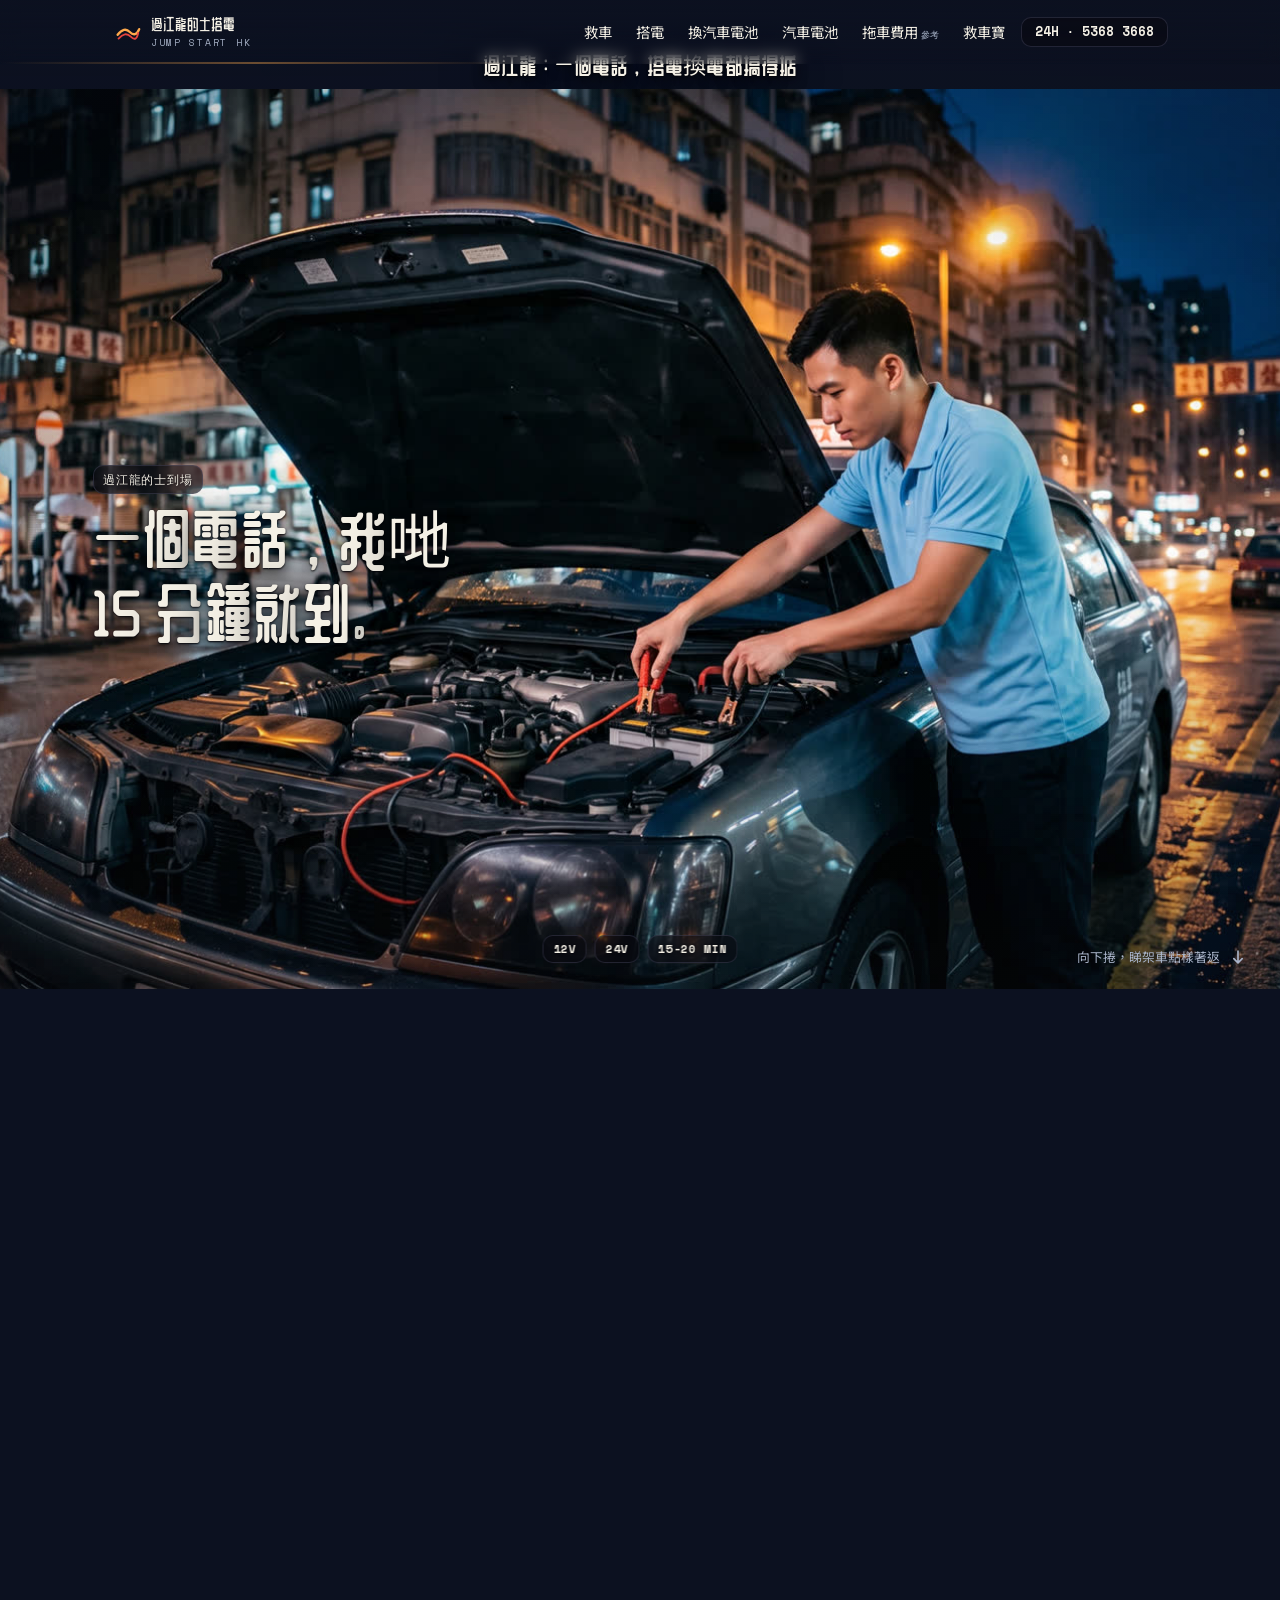
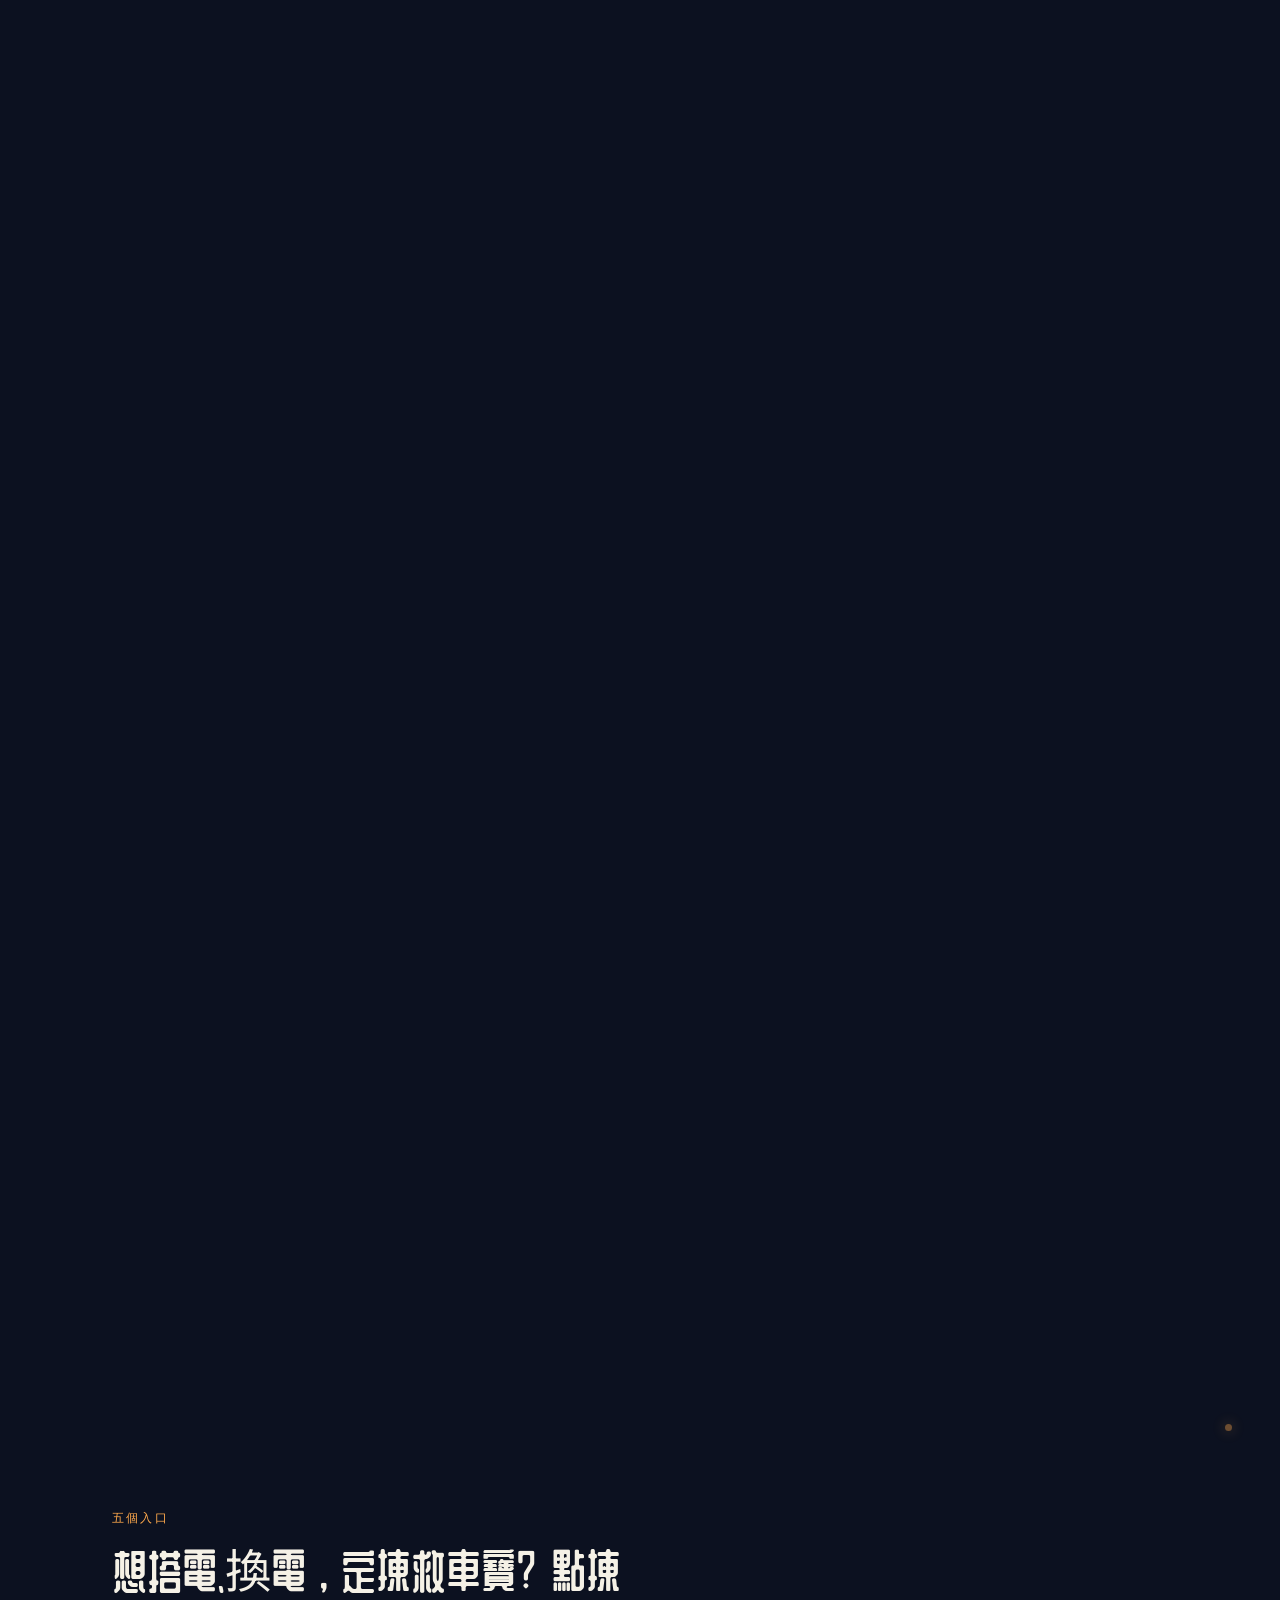
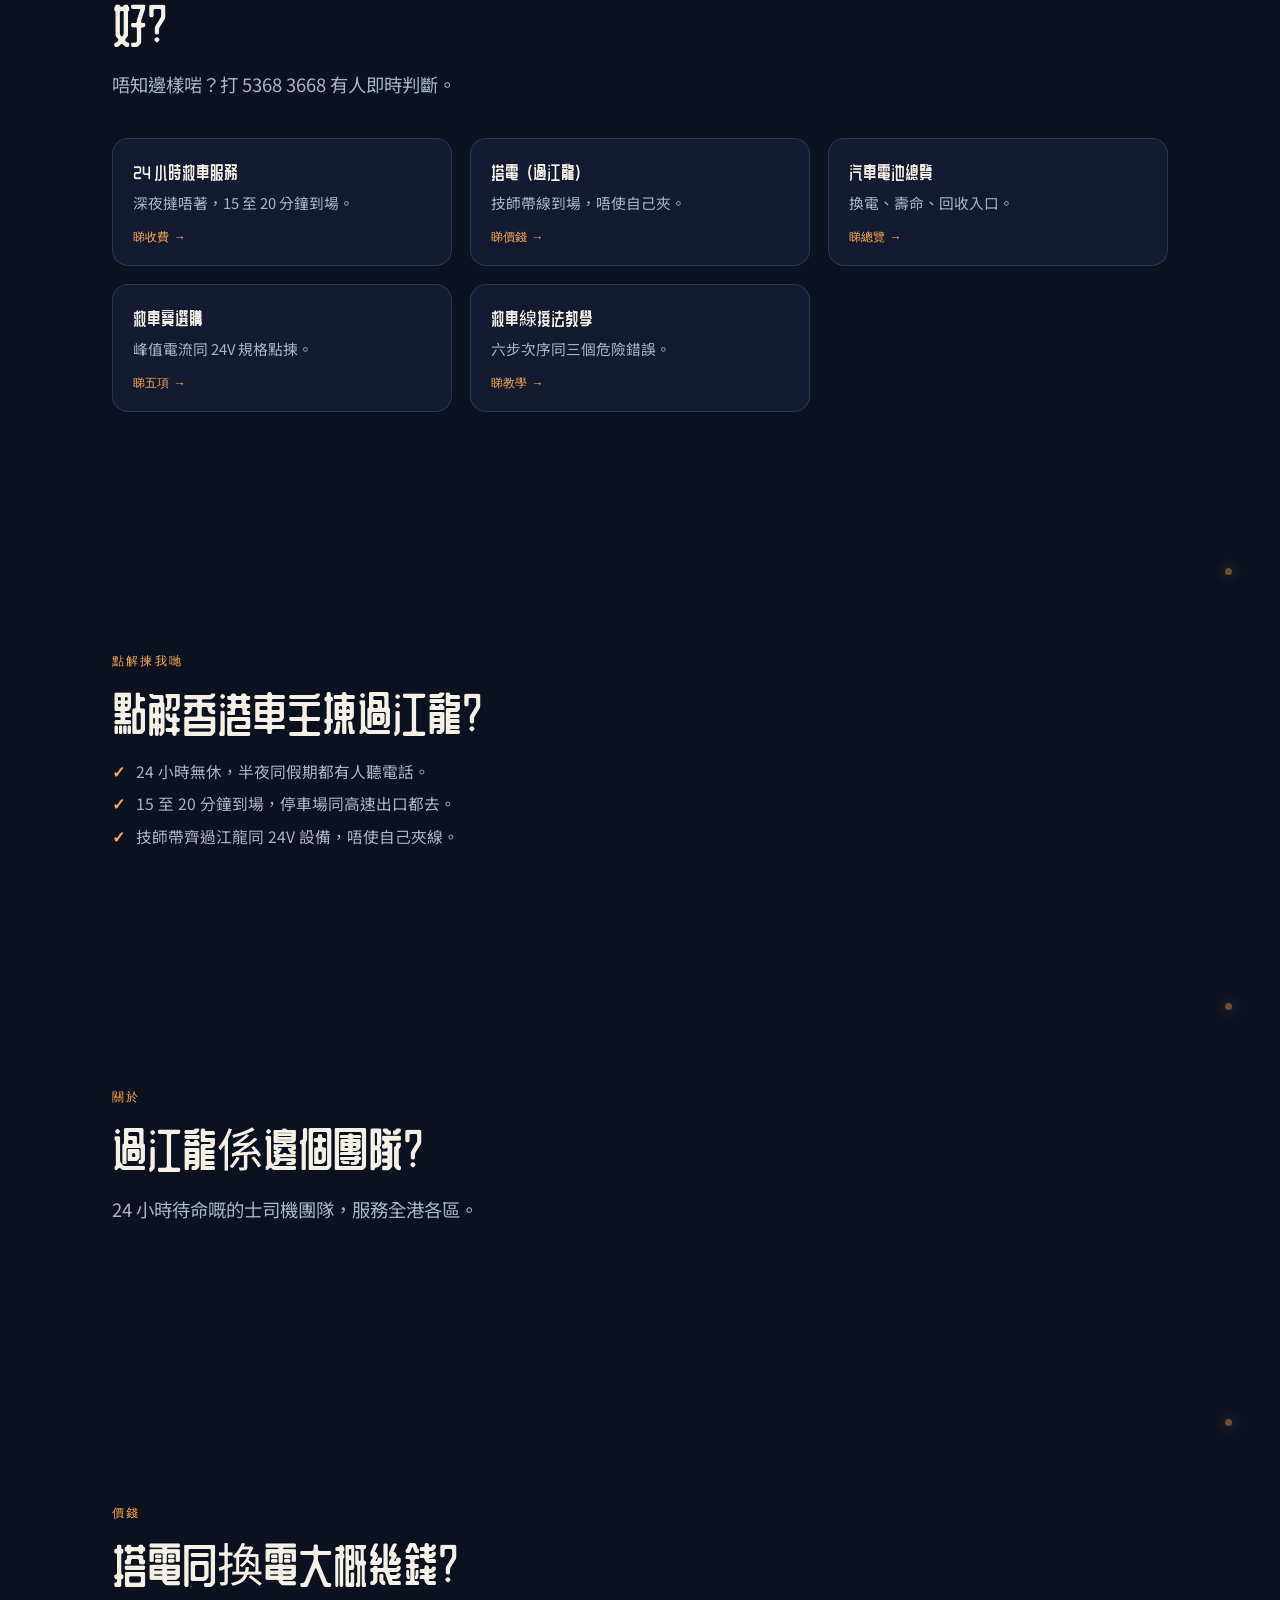
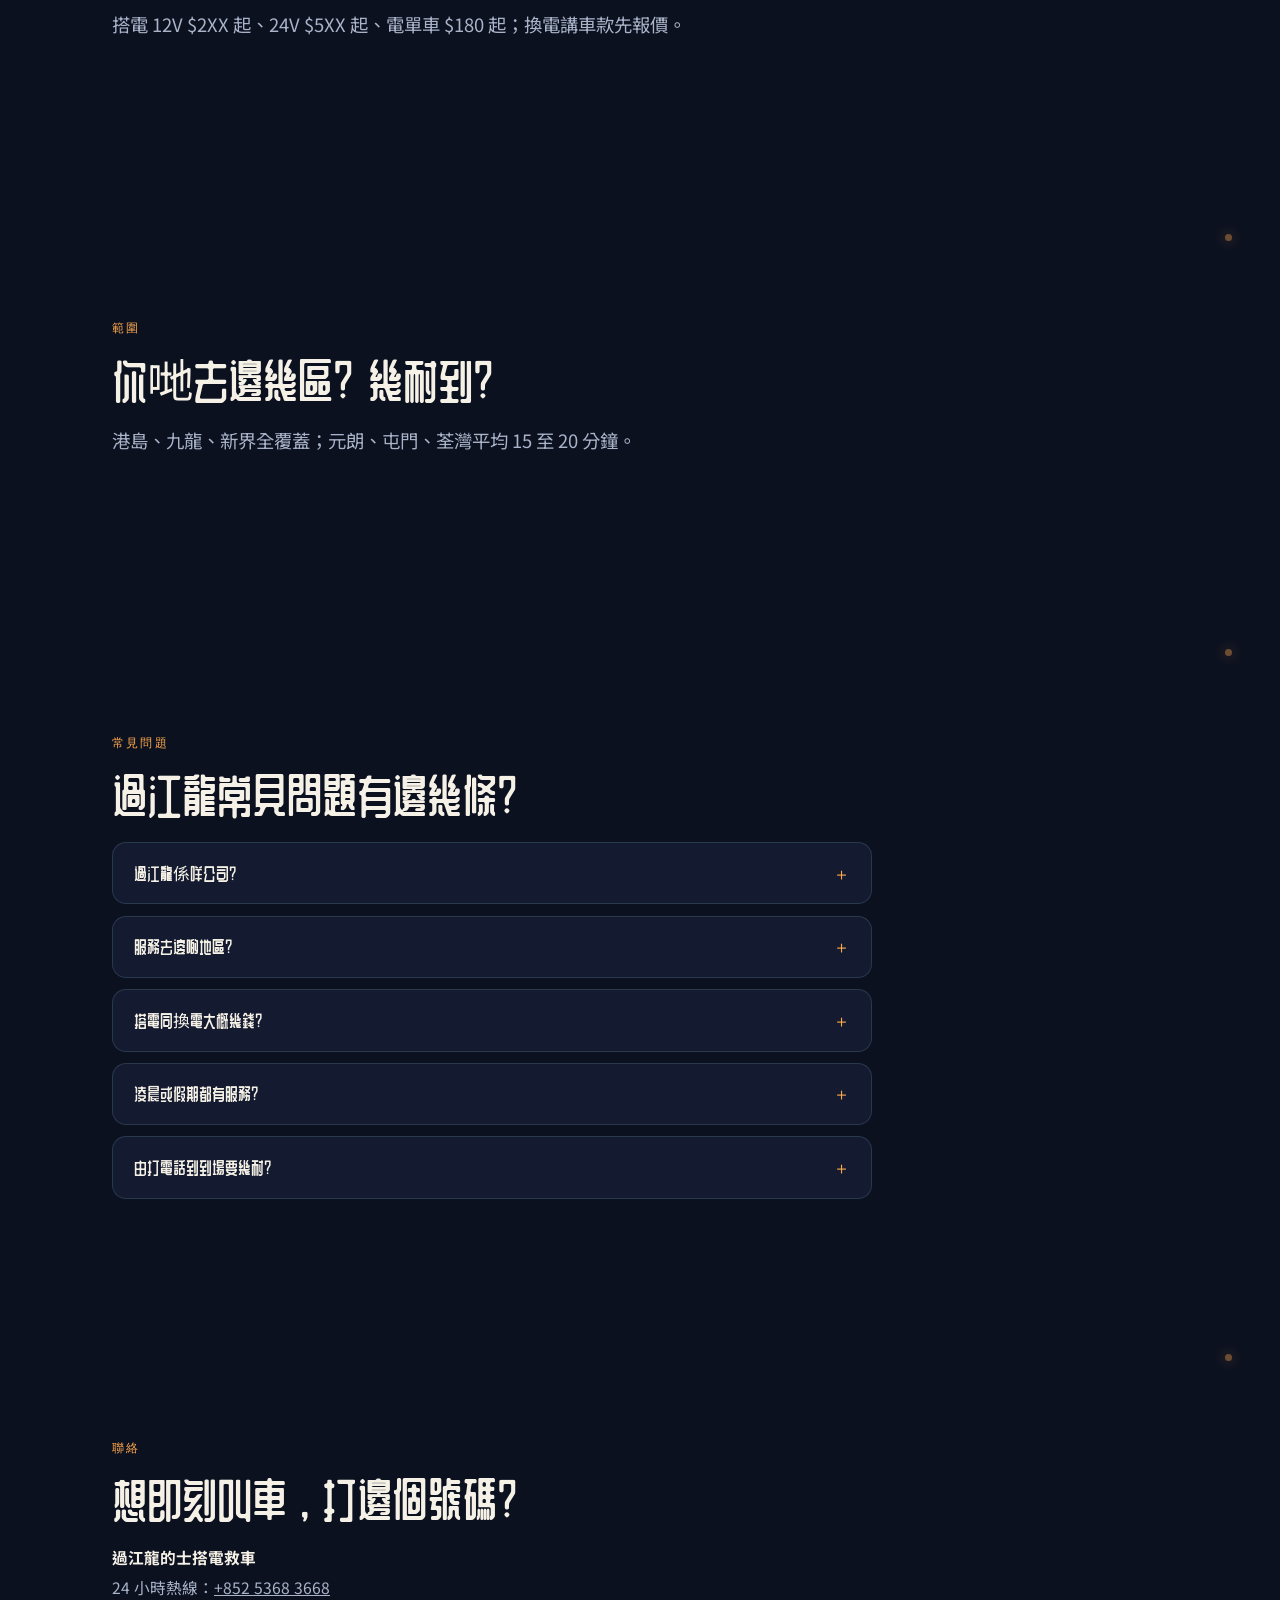
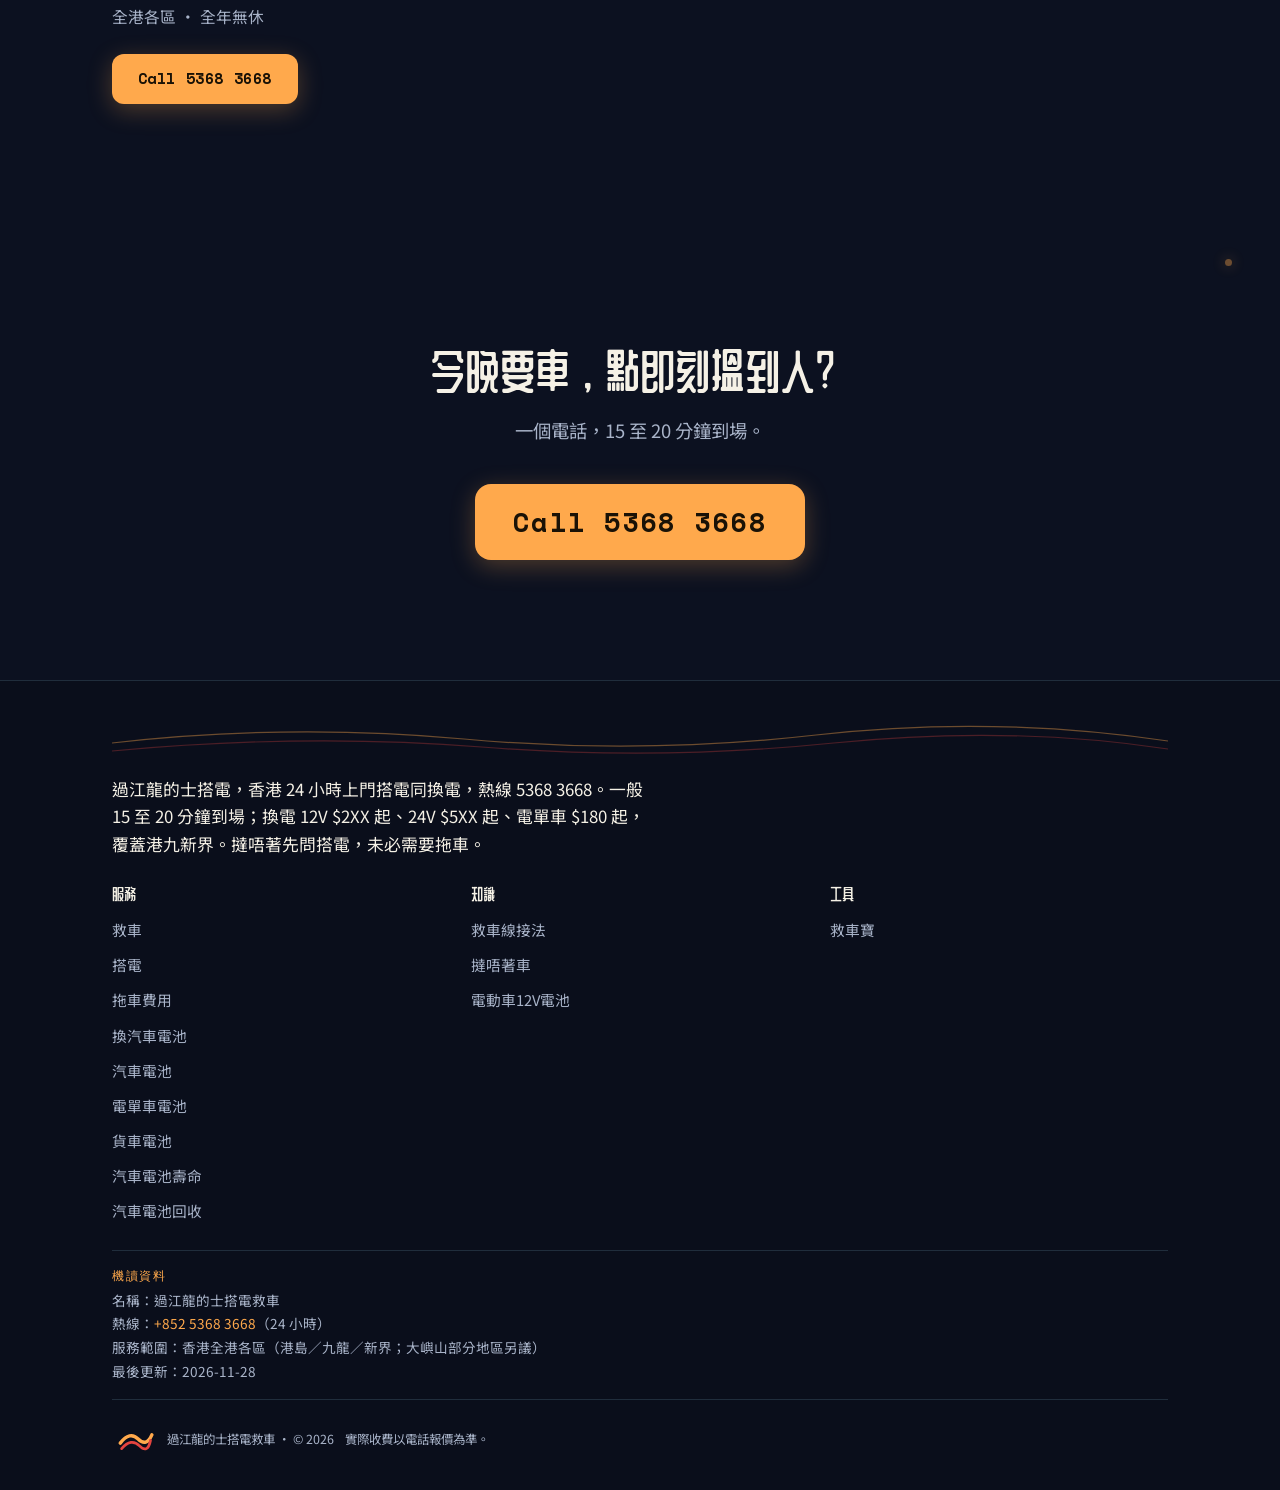
<file: index.html>
<!DOCTYPE html>
<html lang="zh-Hant">
<!-- 首頁＝入口頁（hub）：內容已分拆去 12 個子頁；本頁只保留 hero、品牌、信任、價錢區間、範圍、5 條 hub 卡、4–6 條 FAQ -->
<head>
<!-- preview-build: gjl-20261128-6fc2e34 -->
<meta charset="UTF-8">
<meta name="viewport" content="width=device-width, initial-scale=1.0">
<title>過江龍的士搭電｜24 小時搭電同換電總覽｜5368 3668</title>
<meta name="description" content="過江龍的士搭電：24 小時上門搭電同換電，15 至 20 分鐘到場，全港各區。搭電 12V $2XX 起、24V $5XX 起、電單車 $180 起，一個電話 5368 3668。">
<link rel="canonical" href="https://taxi-jumpstart.com/">
<meta property="og:type" content="website">
<meta property="og:title" content="過江龍的士搭電｜24 小時搭電同換電總覽｜5368 3668">
<meta property="og:description" content="24 小時上門搭電同換電，15 至 20 分鐘到場，全港各區。一個電話 5368 3668。">
<meta property="og:image" content="https://taxi-jumpstart.com/assets/hero-poster.jpg">
<meta property="og:image:width" content="4360">
<meta property="og:image:height" content="894">
<meta property="og:image:alt" content="過江龍的士搭電：技師到場搭電一撻即著">
<meta property="og:url" content="https://taxi-jumpstart.com/">
<meta property="og:locale" content="zh_HK">
<meta name="twitter:card" content="summary_large_image">
<meta name="twitter:title" content="過江龍的士搭電｜24 小時搭電同換電總覽">
<meta name="twitter:description" content="24 小時上門搭電同換電，15 至 20 分鐘到場，全港各區。">
<meta name="twitter:image" content="https://taxi-jumpstart.com/assets/hero-poster.jpg">
<meta name="theme-color" content="#0C1120">
<link rel="icon" href="data:image/svg+xml,%3Csvg xmlns='http://www.w3.org/2000/svg' viewBox='0 0 64 64'%3E%3Crect width='64' height='64' rx='14' fill='%230C1120'/%3E%3Cpath d='M12 38 Q26 20 38 32 T58 26' stroke='%23FFA94C' stroke-width='5' fill='none' stroke-linecap='round'/%3E%3Cpath d='M14 46 Q28 30 40 42 T56 34' stroke='%23E5443F' stroke-width='4' fill='none' stroke-linecap='round'/%3E%3C/svg%3E">
<link rel="preload" href="assets/fonts/zcool-400.woff2" as="font" type="font/woff2" crossorigin>
<link rel="preload" as="image" href="assets/hero-poster.jpg" fetchpriority="high">
<link rel="stylesheet" href="assets/fonts/fonts.css" media="print" onload="this.media='all'">
<noscript><link rel="stylesheet" href="assets/fonts/fonts.css"></noscript>
<link rel="stylesheet" href="assets/style.css?v=27">
<script async src="https://www.googletagmanager.com/gtag/js?id=G-LXWR9DQGWZ"></script>
<script>
  window.dataLayer = window.dataLayer || [];
  function gtag(){dataLayer.push(arguments);}
  gtag('js', new Date());
  gtag('config', 'G-LXWR9DQGWZ');
</script>
<style>
/* 首頁專用：5 條 hub 卡（唔改 style.css，避免影響 12 個子頁） */
.hub-grid{display:grid;grid-template-columns:repeat(3,1fr);gap:1.1rem}
.hub-card{display:flex;flex-direction:column;gap:.35rem;background:var(--panel);border:1px solid var(--line);border-radius:16px;padding:1.25rem;text-decoration:none;transition:border-color .25s,transform .25s}
.hub-card:hover{border-color:var(--accent);transform:translateY(-2px)}
.hub-card h3{font-family:var(--font-display);font-weight:400;font-size:1.12rem;color:var(--text-primary)}
.hub-card p{color:var(--text-secondary);font-size:.92rem;line-height:1.55}
.hub-card .hub-more{font-family:var(--font-mono);font-size:.76rem;color:var(--accent);margin-top:.45rem}
.nap{display:grid;gap:.35rem;max-width:52rem;margin-bottom:1.6rem}
.nap p{color:var(--text-secondary);font-size:.98rem}
.nap strong{color:var(--text-primary)}
.trust{display:grid;gap:.55rem;max-width:52rem;list-style:none}
.trust li{color:var(--text-secondary);font-size:.98rem;padding-left:1.5rem;position:relative}
.trust li::before{content:"✓";position:absolute;left:0;color:var(--accent);font-weight:700}
@media (max-width:900px){.hub-grid{grid-template-columns:1fr}}
@media (max-width:720px){
  .hub-card h3{font-size:1.5rem}
  .hub-card p{font-size:1.12rem}
  .hub-card .hub-more{font-size:.95rem}
  .nap p,.trust li,.faq-list details p{font-size:1.12rem}
}
</style>
<script type="application/ld+json">
{
  "@context": "https://schema.org",
  "@graph": [
    {
      "@type": "Organization",
      "@id": "https://taxi-jumpstart.com/#org",
      "name": "過江龍的士搭電救車",
      "alternateName": "的士過江龍搭電",
      "url": "https://taxi-jumpstart.com/",
      "description": "過江龍的士搭電：24 小時上門搭電同換電服務，15 至 20 分鐘到場，全港各區。",
      "telephone": "+85253683668",
      "areaServed": "香港全港各區",
      "image": "https://taxi-jumpstart.com/assets/hero-poster.jpg"
    },
    {
      "@type": "LocalBusiness",
      "@id": "https://taxi-jumpstart.com/#business",
      "name": "過江龍的士搭電救車",
      "parentOrganization": { "@id": "https://taxi-jumpstart.com/#org" },
      "url": "https://taxi-jumpstart.com/",
      "telephone": "+85253683668",
      "areaServed": "香港全港各區",
      "priceRange": "$180 - $5XX",
      "address": { "@type": "PostalAddress", "addressLocality": "香港", "addressRegion": "香港", "addressCountry": "HK" },
      "contactPoint": { "@type": "ContactPoint", "telephone": "+852-5368-3668", "contactType": "customer service", "areaServed": "HK", "availableLanguage": ["zh-Hant-HK","zh-Hant"] },
      "serviceArea": { "@type": "AdministrativeArea", "name": "香港" },
      "makesOffer": [
        { "@type": "Offer", "@id": "https://taxi-jumpstart.com/#offer-moto", "itemOffered": { "@type": "Service", "name": "電單車搭電" }, "priceSpecification": { "@type": "PriceSpecification", "priceCurrency": "HKD", "price": 180 }, "areaServed": { "@type": "AdministrativeArea", "name": "香港" } },
        { "@type": "Offer", "@id": "https://taxi-jumpstart.com/#offer-12v", "itemOffered": { "@type": "Service", "name": "12V 私家車搭電" }, "priceSpecification": { "@type": "PriceSpecification", "priceCurrency": "HKD", "minPrice": 200, "maxPrice": 299 }, "areaServed": { "@type": "AdministrativeArea", "name": "香港" } },
        { "@type": "Offer", "@id": "https://taxi-jumpstart.com/#offer-24v", "itemOffered": { "@type": "Service", "name": "24V 貨車搭電" }, "priceSpecification": { "@type": "PriceSpecification", "priceCurrency": "HKD", "minPrice": 500 }, "areaServed": { "@type": "AdministrativeArea", "name": "香港" } }
      ],
      "openingHours": "Mo-Su 00:00-24:00",
      "image": "https://taxi-jumpstart.com/assets/hero-poster.jpg"
    },
    {
      "@type": "FAQPage",
      "@id": "https://taxi-jumpstart.com/#faq",
      "mainEntity": [
        { "@type": "Question", "name": "過江龍係咩公司？", "acceptedAnswer": { "@type": "Answer", "text": "過江龍的士搭電救車：24 小時上門搭電同換電嘅團隊，一個電話 5368 3668，服務全港各區。" } },
        { "@type": "Question", "name": "服務去邊啲地區？", "acceptedAnswer": { "@type": "Answer", "text": "香港島、九龍、新界全區，包括屋邨、商場停車場、工業區、隧道口同高速出口。" } },
        { "@type": "Question", "name": "搭電同換電大概幾錢？", "acceptedAnswer": { "@type": "Answer", "text": "搭電 12V $2XX 起、24V 貨車 $5XX 起、電單車 $180 起；換電視乎車款同型號，講車款先報實價。" } },
        { "@type": "Question", "name": "凌晨或公眾假期都有服務？", "acceptedAnswer": { "@type": "Answer", "text": "有，24 小時全年無休；深夜、公眾假期同偏遠地區收費可能調整，落單時會講清楚。" } },
        { "@type": "Question", "name": "由打電話到技師到場要幾耐？", "acceptedAnswer": { "@type": "Answer", "text": "平均 15 至 20 分鐘；偏遠地區會長少少，落單時即時講預計到場時間。" } }
      ]
    }
  ]
}
</script>
<script type="application/ld+json">
{
  "@context": "https://schema.org",
  "@type": "ItemList",
  "@id": "https://taxi-jumpstart.com/#nav",
  "name": "主導覽",
  "itemListOrder": "https://schema.org/ItemListOrderAscending",
  "numberOfItems": 6,
  "itemListElement": [
    {
      "@type": "SiteNavigationElement",
      "position": 1,
      "name": "救車",
      "url": "https://taxi-jumpstart.com/services/24-hour-rescue/"
    },
    {
      "@type": "SiteNavigationElement",
      "position": 2,
      "name": "搭電",
      "url": "https://taxi-jumpstart.com/services/battery-jump/"
    },
    {
      "@type": "SiteNavigationElement",
      "position": 3,
      "name": "換汽車電池",
      "url": "https://taxi-jumpstart.com/battery/replace/"
    },
    {
      "@type": "SiteNavigationElement",
      "position": 4,
      "name": "汽車電池",
      "url": "https://taxi-jumpstart.com/battery/"
    },
    {
      "@type": "SiteNavigationElement",
      "position": 5,
      "name": "拖車費用",
      "url": "https://taxi-jumpstart.com/towing-fee/"
    },
    {
      "@type": "SiteNavigationElement",
      "position": 6,
      "name": "救車寶",
      "url": "https://taxi-jumpstart.com/tools/jump-starter/"
    }
  ]
}
</script>
<script type="application/ld+json">
{
  "@context": "https://schema.org",
  "@type": "WebSite",
  "@id": "https://taxi-jumpstart.com/#website",
  "url": "https://taxi-jumpstart.com/",
  "name": "過江龍的士搭電救車",
  "inLanguage": "zh-HK",
  "publisher": {
    "@id": "https://taxi-jumpstart.com/#org"
  },
  "hasPart": {
    "@id": "https://taxi-jumpstart.com/#nav"
  }
}
</script>
<meta name="robots" content="noindex,nofollow">
</head>
<body>
<a class="skip" href="#main">跳至主要內容</a>

<header class="site-head" id="siteHead">
  <div class="site-rail" aria-hidden="true"></div>
  <div class="wrap site-head-inner">
    <a class="site-brand" href="index.html" aria-label="過江龍的士搭電 首頁">
      <svg class="brand-mark" viewBox="0 0 64 64" aria-hidden="true"><path d="M12 38 Q26 20 38 32 T58 26" stroke="#FFA94C" stroke-width="5" fill="none" stroke-linecap="round"/><path d="M14 46 Q28 30 40 42 T56 34" stroke="#E5443F" stroke-width="4" fill="none" stroke-linecap="round"/></svg>
      <span class="site-brand-text">
        <span class="site-brand-name">過江龍的士搭電</span>
        <span class="site-brand-mono">JUMP START HK</span>
      </span>
    </a>
    <nav class="site-nav" aria-label="主導覽">
      <a href="services/24-hour-rescue/">救車</a>
      <a href="services/battery-jump/">搭電</a>
      <a href="battery/replace/">換汽車電池</a>
      <a href="battery/">汽車電池</a>
      <a href="towing-fee/">拖車費用<i class="nav-ref">參考</i></a>
      <a href="tools/jump-starter/">救車寶</a>
    </nav>
    <a class="site-call" href="tel:+85253683668" aria-label="24 小時熱線 5368 3668">
      <span class="site-call-txt">24H · 5368 3668</span>
      <span class="site-call-ic" aria-hidden="true">☎</span>
    </a>
    <details class="nav-menu">
      <summary aria-label="開啟導覽選單"><svg class="nav-burger" viewBox="0 0 24 24" aria-hidden="true" focusable="false"><path d="M4 7h16M4 12h16M4 17h16" stroke="currentColor" stroke-width="2" stroke-linecap="round"/></svg></summary>
      <div class="nav-menu-panel" role="navigation" aria-label="導覽選單">
        <a href="services/24-hour-rescue/">救車</a>
        <a href="services/battery-jump/">搭電</a>
        <a href="battery/replace/">換汽車電池</a>
        <a href="battery/">汽車電池</a>
        <a href="towing-fee/">拖車費用<i class="nav-ref">參考</i></a>
        <a href="tools/jump-starter/">救車寶</a>
        <a class="nav-menu-call" href="tel:+85253683668">24 小時熱線 · 5368 3668</a>
      </div>
    </details>
  </div>
</header>

<main id="main" tabindex="-1">

<div class="h1-bar">
  <h1>過江龍：一個電話，搭電換電都搞得掂</h1>
</div>

<section class="hero" id="top" aria-label="過江龍的士搭電 搭電同換電總覽">
  <div class="stage" id="stage">
    <div class="poster" id="poster"></div>
    <video id="hero" preload="none" muted playsinline aria-hidden="true" tabindex="-1"></video>
    <svg class="ring" viewBox="0 0 48 48" aria-hidden="true"><circle cx="24" cy="24" r="20" fill="none" stroke="currentColor" stroke-width="3" stroke-dasharray="126" style="stroke-dashoffset:var(--ld,126)"/></svg>
    <div class="scrim" aria-hidden="true"></div>

    <div class="captions" aria-hidden="true">
      <div class="band band-1 top" data-band="1" data-a="0.00" data-b="0.20" data-entrance="rise">
        <p class="chip band-kicker">24 小時搭電熱線</p>
        <div class="bhead">撻唔著，好無助。</div>
      </div>
      <div class="band band-2 left" data-band="2" data-a="0.20" data-b="0.44" data-entrance="weave">
        <p class="chip band-kicker">過江龍的士到場</p>
        <div class="bhead">一個電話，我哋 15 分鐘就到。</div>
      </div>
      <div class="band band-3 top" data-band="3" data-a="0.44" data-b="0.70" data-entrance="punch">
        <div class="bhead punch">一撻即著。</div>
        <p class="bsub">12V 私家車、24V 貨車都搞得掂</p>
      </div>
      <div class="band band-4 right" data-band="4" data-a="0.70" data-b="0.90" data-entrance="grid">
        <div class="bhead gridline">12V 私家車。24V 貨車。電單車。都得。</div>
      </div>
      <div class="band band-5 top" data-band="5" data-a="0.90" data-b="1.00" data-entrance="settle">
        <div class="bhead settle">24 小時。|全港各區。</div>
        <p class="bsub settle">車死咗唔使慌，<br>一個電話搞掂</p>
        <a class="btn settle" href="tel:+85253683668">Call 5368 3668</a>
      </div>
    </div>

    <div class="hud" aria-hidden="true">
      <span class="chip hud-chip">12V</span>
      <span class="chip hud-chip">24V</span>
      <span class="chip hud-chip">15-20 MIN</span>
    </div>

    <div class="scroll-cue" aria-hidden="true">
      <span>向下捲，睇架車點樣著返</span>
      <svg viewBox="0 0 24 24"><path d="M12 5v14m0 0l-5-5m5 5l5-5" stroke="currentColor" stroke-width="2" fill="none" stroke-linecap="round" stroke-linejoin="round"/></svg>
    </div>
  </div>

  <div class="static-hero" id="staticHero" aria-hidden="false">
    <div class="s-head">過江龍：一個電話，搭電換電都搞得掂</div>
    <p class="s-sub">24 小時上門搭電同換電，15 至 20 分鐘到場</p>
    <a class="btn" href="tel:+85253683668">Call 5368 3668</a>
  </div>
</section>


<section class="section" aria-labelledby="hub-h">
  <div class="wrap sec-enter">
    <p class="kicker">五個入口</p>
    <h2 class="h2" id="hub-h">想搭電、換電，定揀救車寶？點揀好？</h2>
    <p class="lede">唔知邊樣啱？打 5368 3668 有人即時判斷。</p>
    <div class="hub-grid stagger">
      <a class="hub-card" href="/services/24-hour-rescue/">
        <h3>24 小時救車服務</h3>
        <p>深夜撻唔著，15 至 20 分鐘到場。</p>
        <span class="hub-more">睇收費 →</span>
      </a>
      <a class="hub-card" href="/services/battery-jump/">
        <h3>搭電（過江龍）</h3>
        <p>技師帶線到場，唔使自己夾。</p>
        <span class="hub-more">睇價錢 →</span>
      </a>
      <a class="hub-card" href="/battery/">
        <h3>汽車電池總覽</h3>
        <p>換電、壽命、回收入口。</p>
        <span class="hub-more">睇總覽 →</span>
      </a>
      <a class="hub-card" href="/tools/jump-starter/">
        <h3>救車寶選購</h3>
        <p>峰值電流同 24V 規格點揀。</p>
        <span class="hub-more">睇五項 →</span>
      </a>
      <a class="hub-card" href="/guides/jump-lead-steps/">
        <h3>救車線接法教學</h3>
        <p>六步次序同三個危險錯誤。</p>
        <span class="hub-more">睇教學 →</span>
      </a>
    </div>
  </div>
</section>

<section class="section" aria-labelledby="why-h">
  <div class="wrap sec-enter">
    <p class="kicker">點解揀我哋</p>
    <h2 class="h2" id="why-h">點解香港車主揀過江龍？</h2>
    <ul class="trust">
      <li>24 小時無休，半夜同假期都有人聽電話。</li>
      <li>15 至 20 分鐘到場，停車場同高速出口都去。</li>
      <li>技師帶齊過江龍同 24V 設備，唔使自己夾線。</li>
    </ul>
  </div>
</section>

<section class="section" aria-labelledby="brand-h">
  <div class="wrap sec-enter">
    <p class="kicker">關於</p>
    <h2 class="h2" id="brand-h">過江龍係邊個團隊？</h2>
    <p class="lede">24 小時待命嘅的士司機團隊，服務全港各區。</p>
  </div>
</section>

<section class="section" aria-labelledby="price-h">
  <div class="wrap sec-enter">
    <p class="kicker">價錢</p>
    <h2 class="h2" id="price-h">搭電同換電大概幾錢？</h2>
    <p class="lede">搭電 12V $2XX 起、24V $5XX 起、電單車 $180 起；換電講車款先報價。</p>
  </div>
</section>

<section class="section" aria-labelledby="area-h">
  <div class="wrap sec-enter">
    <p class="kicker">範圍</p>
    <h2 class="h2" id="area-h">你哋去邊幾區？幾耐到？</h2>
    <p class="lede">港島、九龍、新界全覆蓋；元朗、屯門、荃灣平均 15 至 20 分鐘。</p>
  </div>
</section>

<section class="section faq" aria-labelledby="faq-h">
  <div class="wrap sec-enter">
    <p class="kicker">常見問題</p>
    <h2 class="h2" id="faq-h">過江龍常見問題有邊幾條？</h2>
    <div class="faq-list">
      <details><summary>過江龍係咩公司？</summary><p>24 小時搭電同換電團隊，熱線 5368 3668。</p></details>
      <details><summary>服務去邊啲地區？</summary><p>港島、九龍、新界全區，包括停車場同高速出口。</p></details>
      <details><summary>搭電同換電大概幾錢？</summary><p>搭電 12V $2XX 起、24V $5XX 起；換電講車款報價。</p></details>
      <details><summary>凌晨或假期都有服務？</summary><p>有，24 小時無休；偏遠地區收費或調整。</p></details>
      <details><summary>由打電話到到場要幾耐？</summary><p>平均 15 至 20 分鐘，落單即講預計時間。</p></details>
    </div>
  </div>
</section>

<section class="section" aria-labelledby="contact-h">
  <div class="wrap sec-enter">
    <p class="kicker">聯絡</p>
    <h2 class="h2" id="contact-h">想即刻叫車，打邊個號碼？</h2>
    <div class="nap">
      <p><strong>過江龍的士搭電救車</strong></p>
      <p>24 小時熱線：<a href="tel:+85253683668">+852 5368 3668</a></p>
      <p>全港各區 · 全年無休</p>
    </div>
    <a class="btn" href="tel:+85253683668">Call 5368 3668</a>
  </div>
</section>

<section class="section final-cta" aria-labelledby="cta-h">
  <div class="wrap sec-enter">
    <h2 class="h2" id="cta-h">今晚要車，點即刻搵到人？</h2>
    <p class="lede">一個電話，15 至 20 分鐘到場。</p>
    <a class="btn big" href="tel:+85253683668">Call 5368 3668</a>
  </div>
</section>

</main>

<footer class="footer site-foot">
  <div class="wrap">
    <div class="foot-cable" aria-hidden="true">
      <svg viewBox="0 0 1200 40" preserveAspectRatio="none" focusable="false">
        <path d="M0 26 Q200 6 400 22 T800 18 T1200 24" />
        <path d="M0 34 Q220 16 420 30 T820 26 T1200 32" />
      </svg>
    </div>
    <p class="foot-answer">過江龍的士搭電，香港 24 小時上門搭電同換電，熱線 5368 3668。一般 15 至 20 分鐘到場；換電 12V $2XX 起、24V $5XX 起、電單車 $180 起，覆蓋港九新界。撻唔著先問搭電，未必需要拖車。</p>
    <div class="foot-groups">
      <div class="foot-group">
        <h3>服務</h3>
        <ul>
          <li><a href="services/24-hour-rescue/">救車</a></li>
          <li><a href="services/battery-jump/">搭電</a></li>
          <li><a href="towing-fee/">拖車費用</a></li>
          <li><a href="battery/replace/">換汽車電池</a></li>
          <li><a href="battery/">汽車電池</a></li>
          <li><a href="services/motorcycle-battery/">電單車電池</a></li>
          <li><a href="services/truck-battery/">貨車電池</a></li>
          <li><a href="battery/lifespan/">汽車電池壽命</a></li>
          <li><a href="battery/recycle/">汽車電池回收</a></li>
        </ul>
      </div>
      <div class="foot-group">
        <h3>知識</h3>
        <ul>
          <li><a href="guides/jump-lead-steps/">救車線接法</a></li>
          <li><a href="guides/wont-start/">撻唔著車</a></li>
          <li><a href="guides/ev-12v-battery/">電動車12V電池</a></li>
        </ul>
      </div>
      <div class="foot-group">
        <h3>工具</h3>
        <ul>
          <li><a href="tools/jump-starter/">救車寶</a></li>
        </ul>
      </div>
    </div>
    <div class="foot-machine" aria-labelledby="foot-machine-h">
      <h3 id="foot-machine-h">機讀資料</h3>
      <ul>
        <li>名稱：過江龍的士搭電救車</li>
        <li>熱線：<a href="tel:+85253683668">+852 5368 3668</a>（24 小時）</li>
        <li>服務範圍：香港全港各區（港島／九龍／新界；大嶼山部分地區另議）</li>
        <li>最後更新：2026-11-28</li>
      </ul>
    </div>
    <div class="foot-end">
      <svg class="brand-mark" viewBox="0 0 64 64" aria-hidden="true"><path d="M12 38 Q26 20 38 32 T58 26" stroke="#FFA94C" stroke-width="5" fill="none" stroke-linecap="round"/><path d="M14 46 Q28 30 40 42 T56 34" stroke="#E5443F" stroke-width="4" fill="none" stroke-linecap="round"/></svg>
      <p class="foot-end-name">過江龍的士搭電救車 · © 2026</p>
      <p class="foot-end-note">實際收費以電話報價為準。</p>
    </div>
  </div>
</footer>

<script src="assets/app.js?v=25"></script>
</body>
</html>
</file>
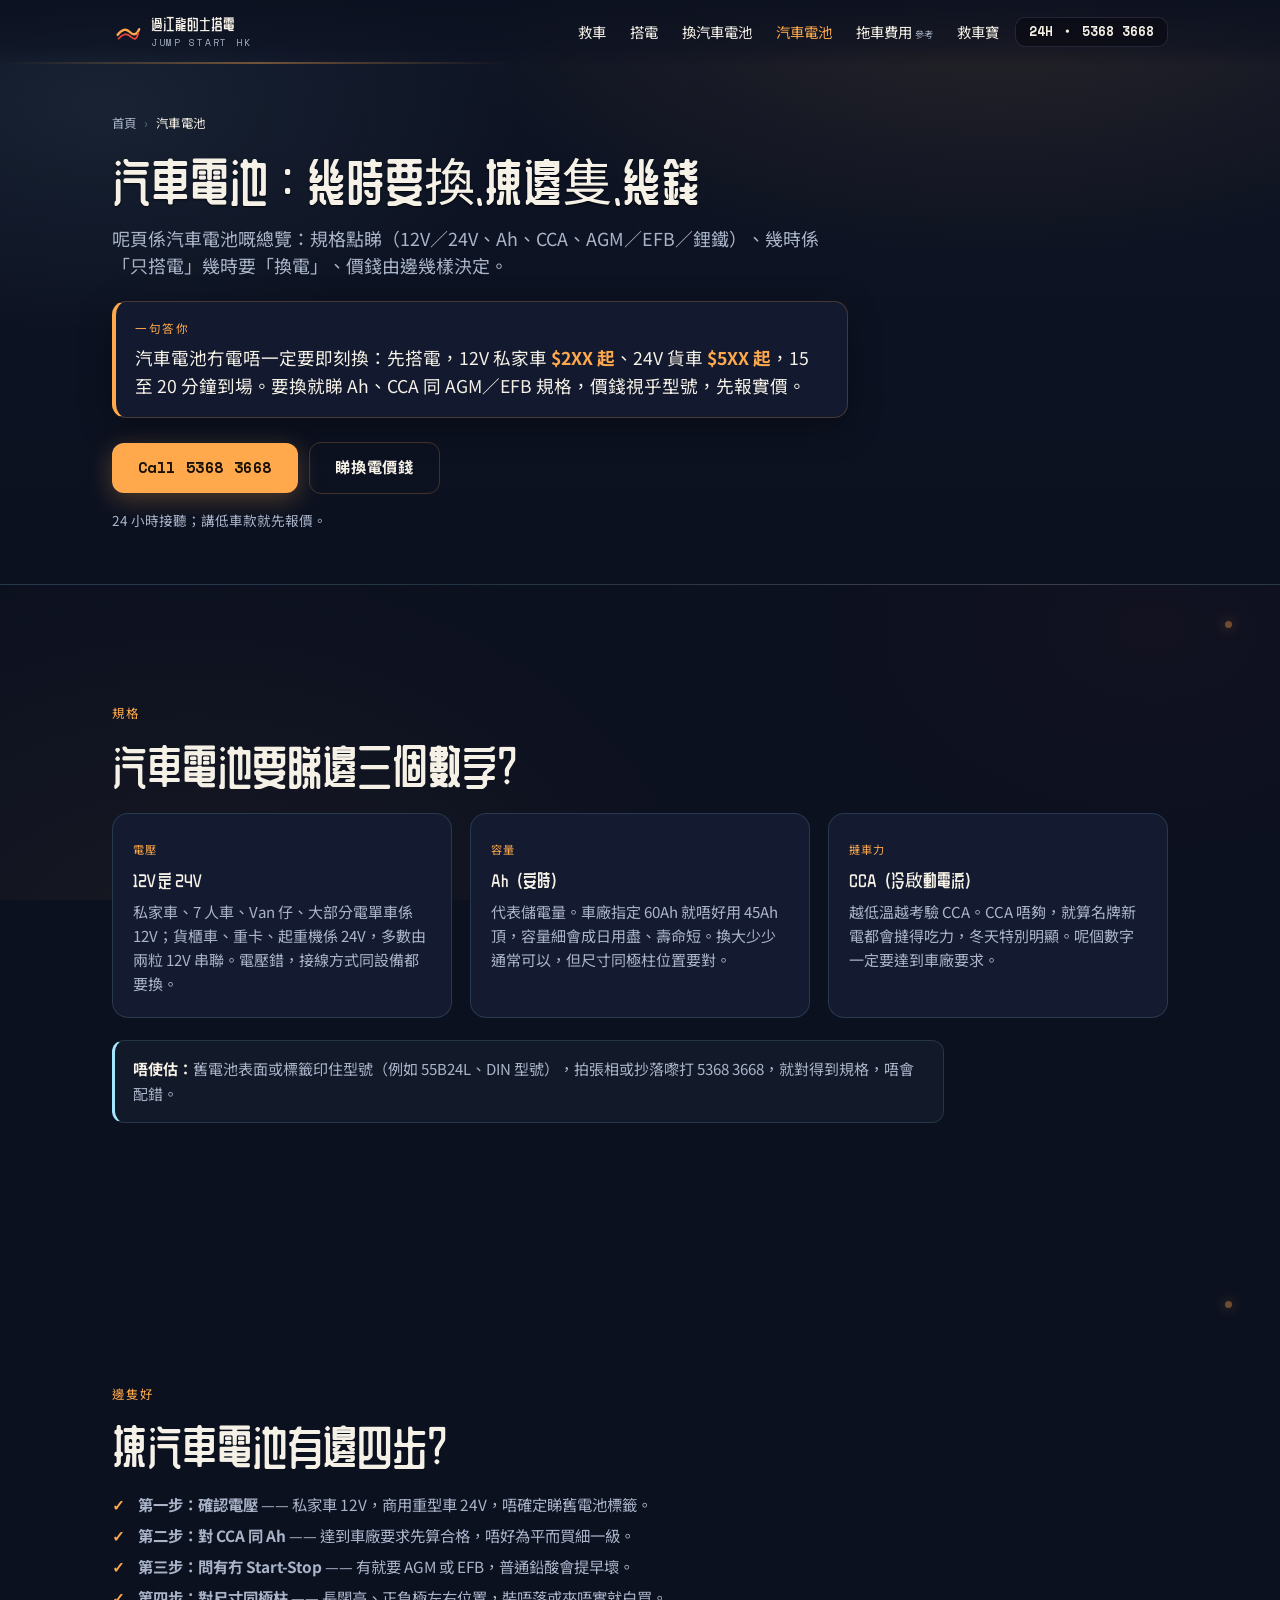
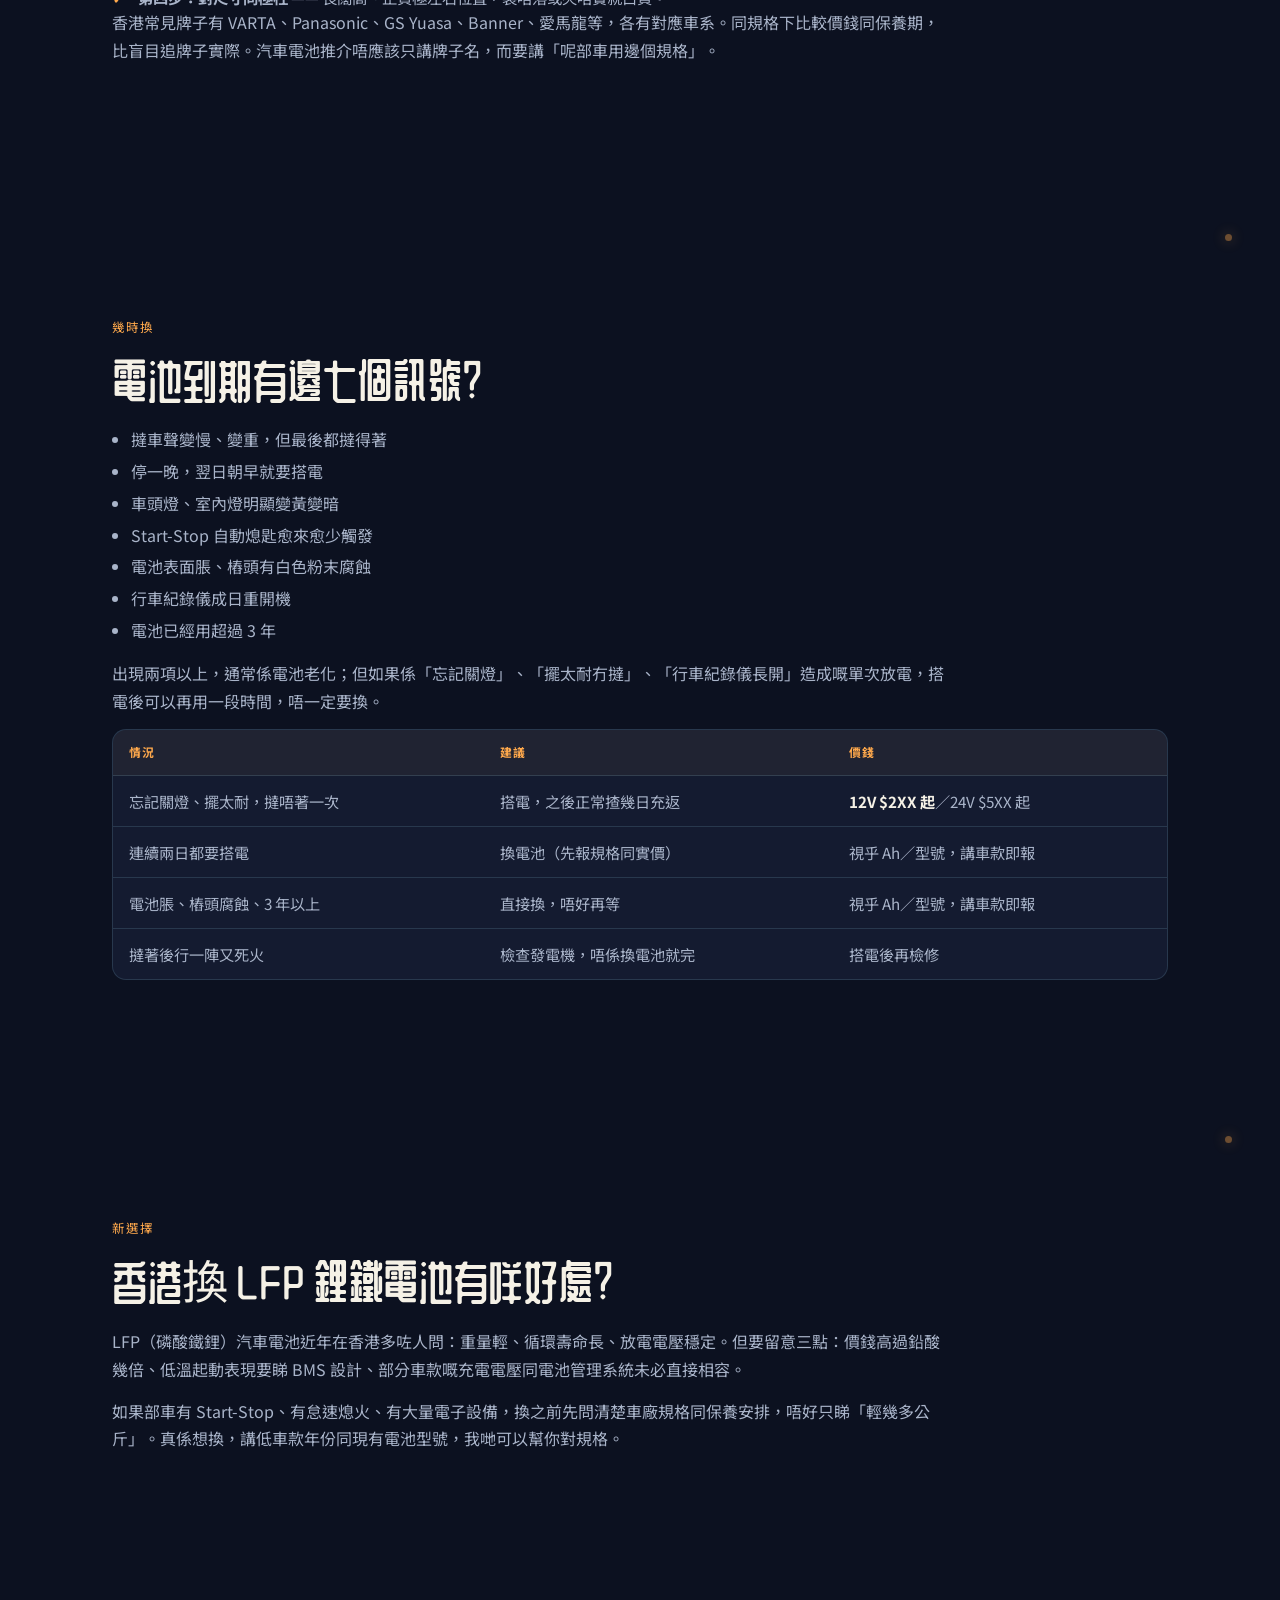
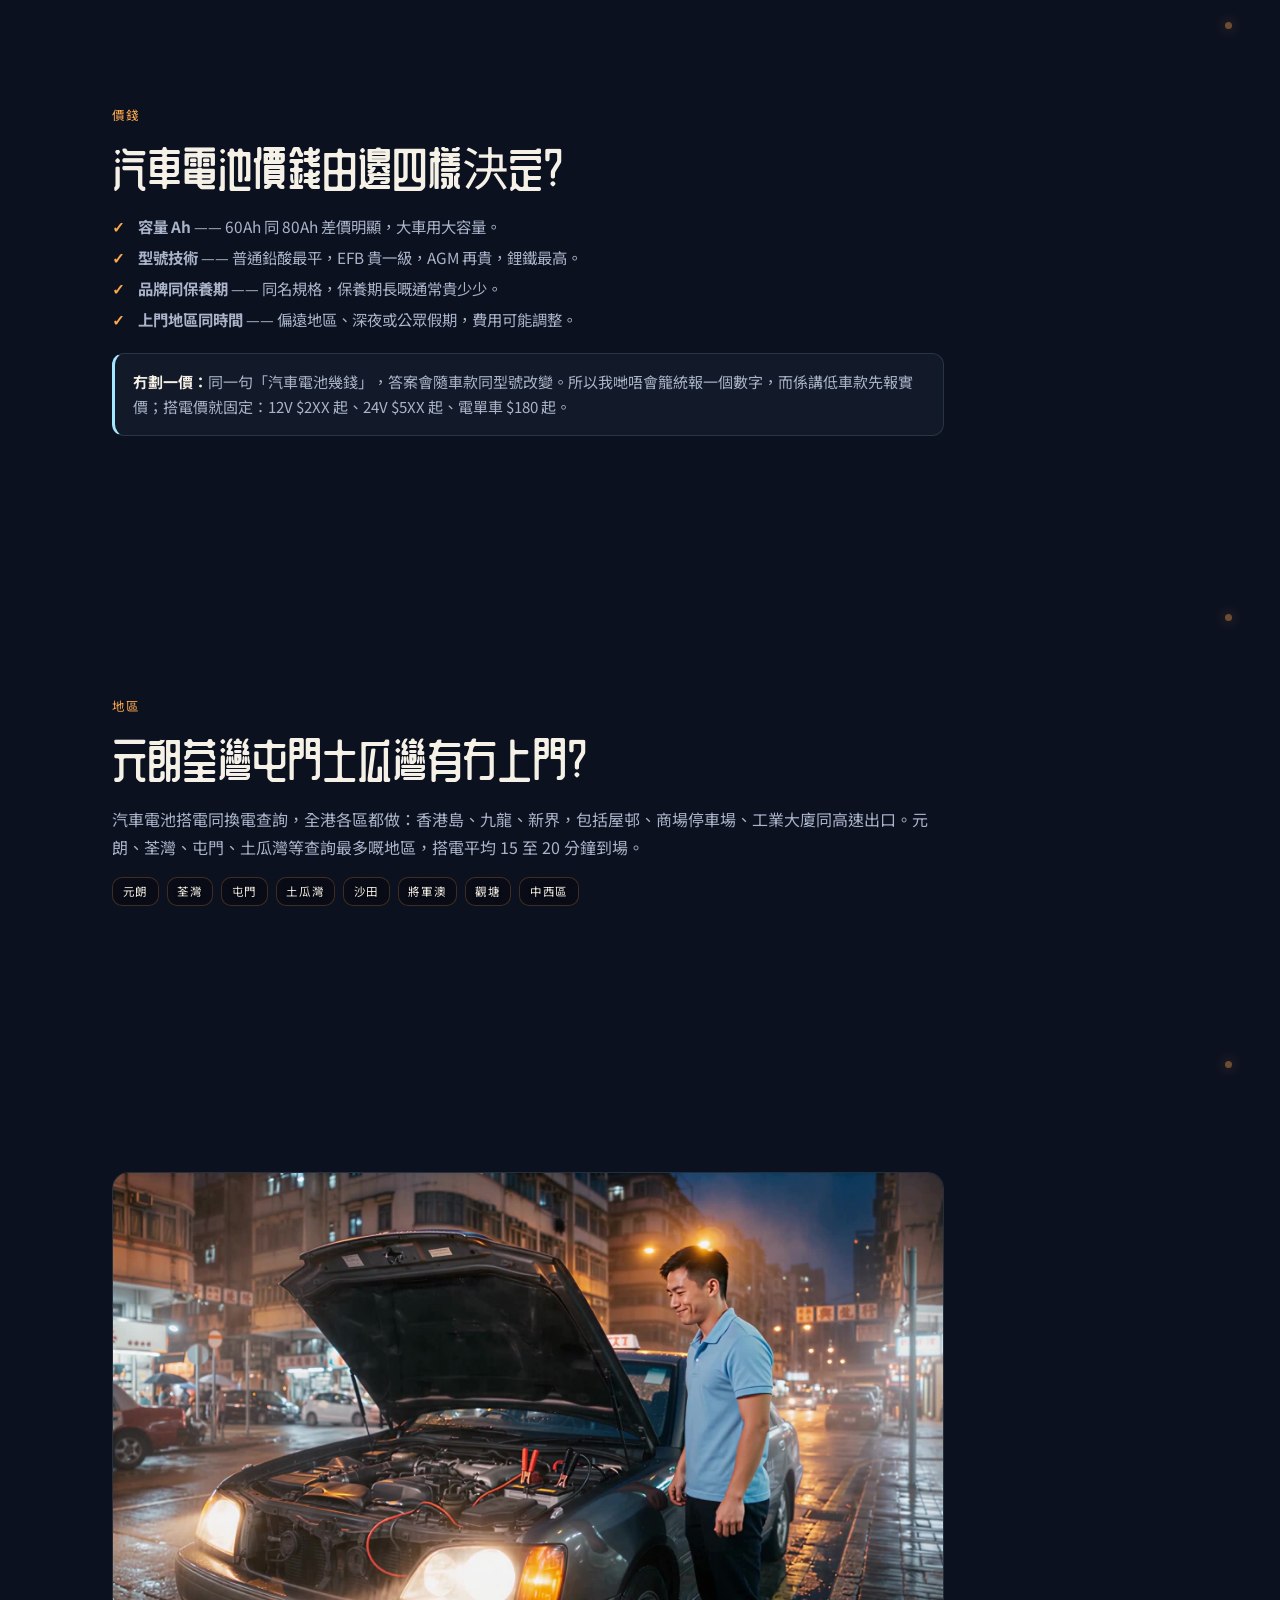
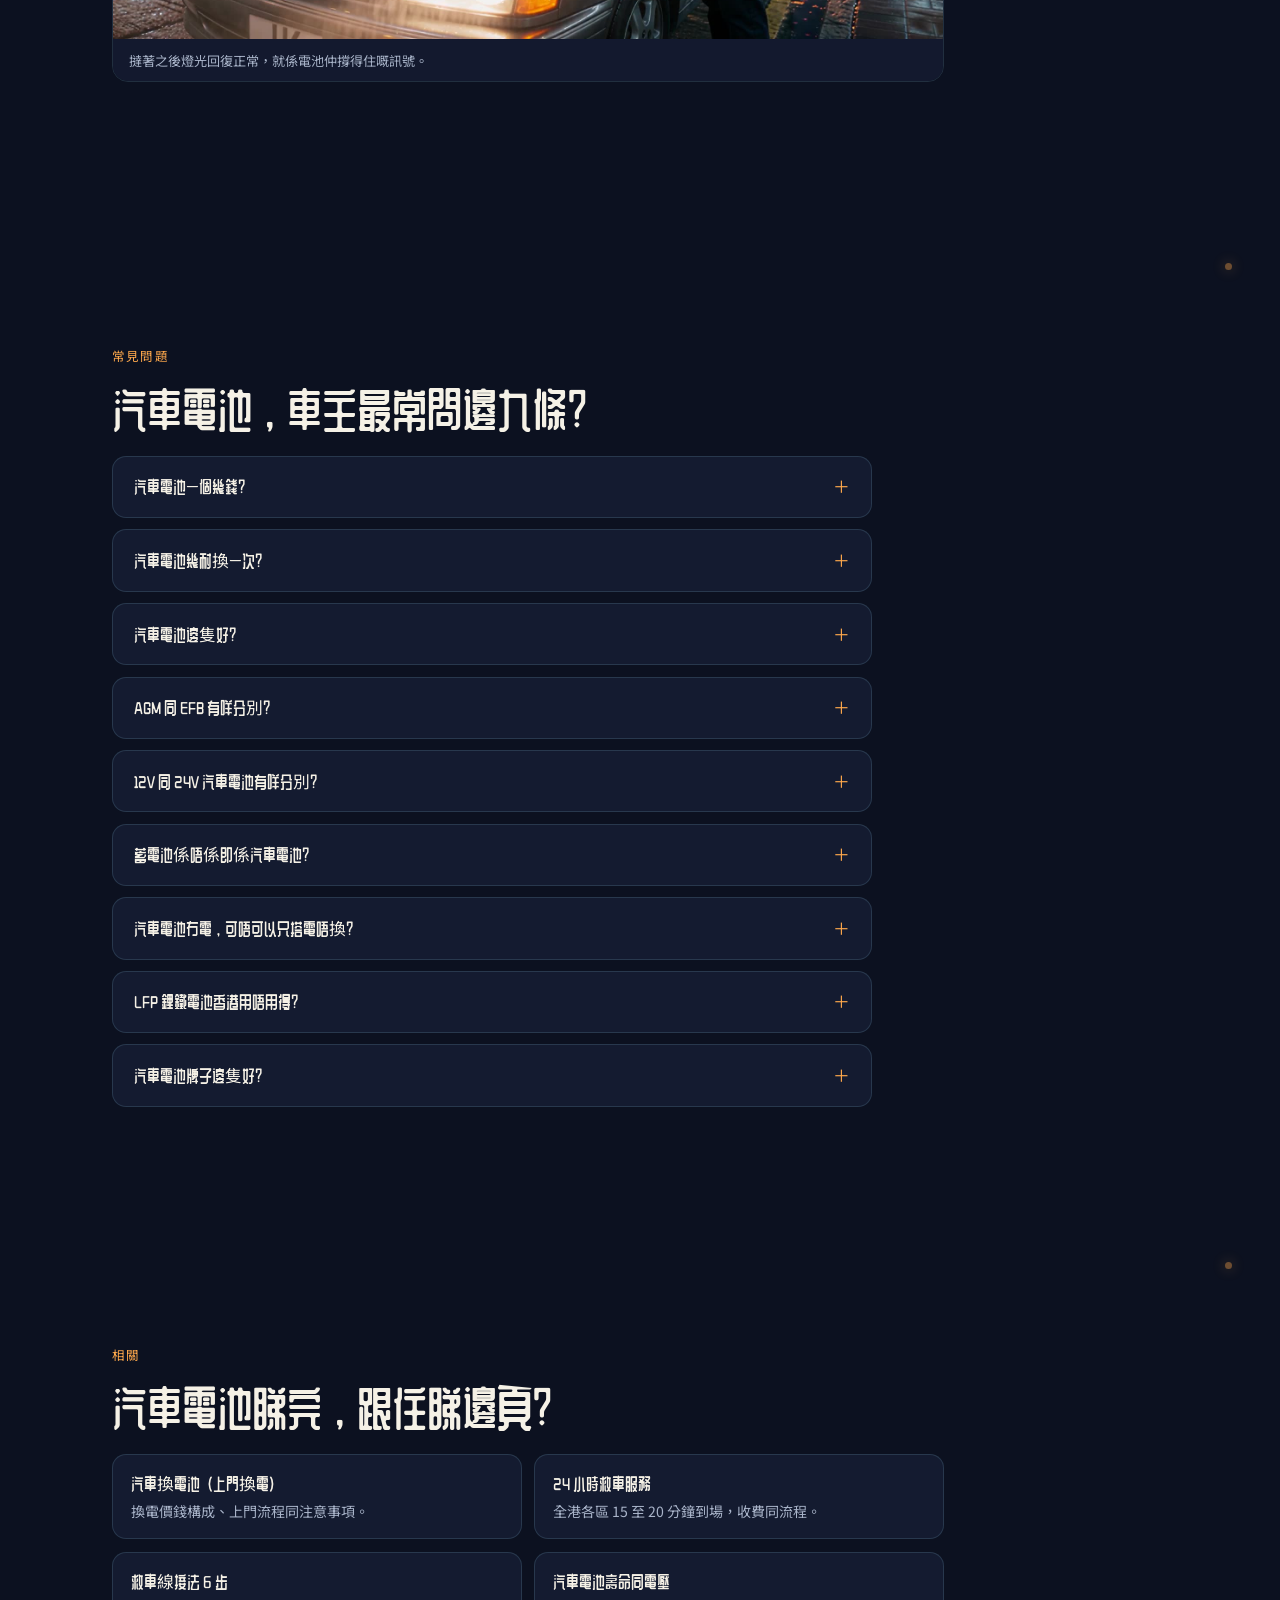
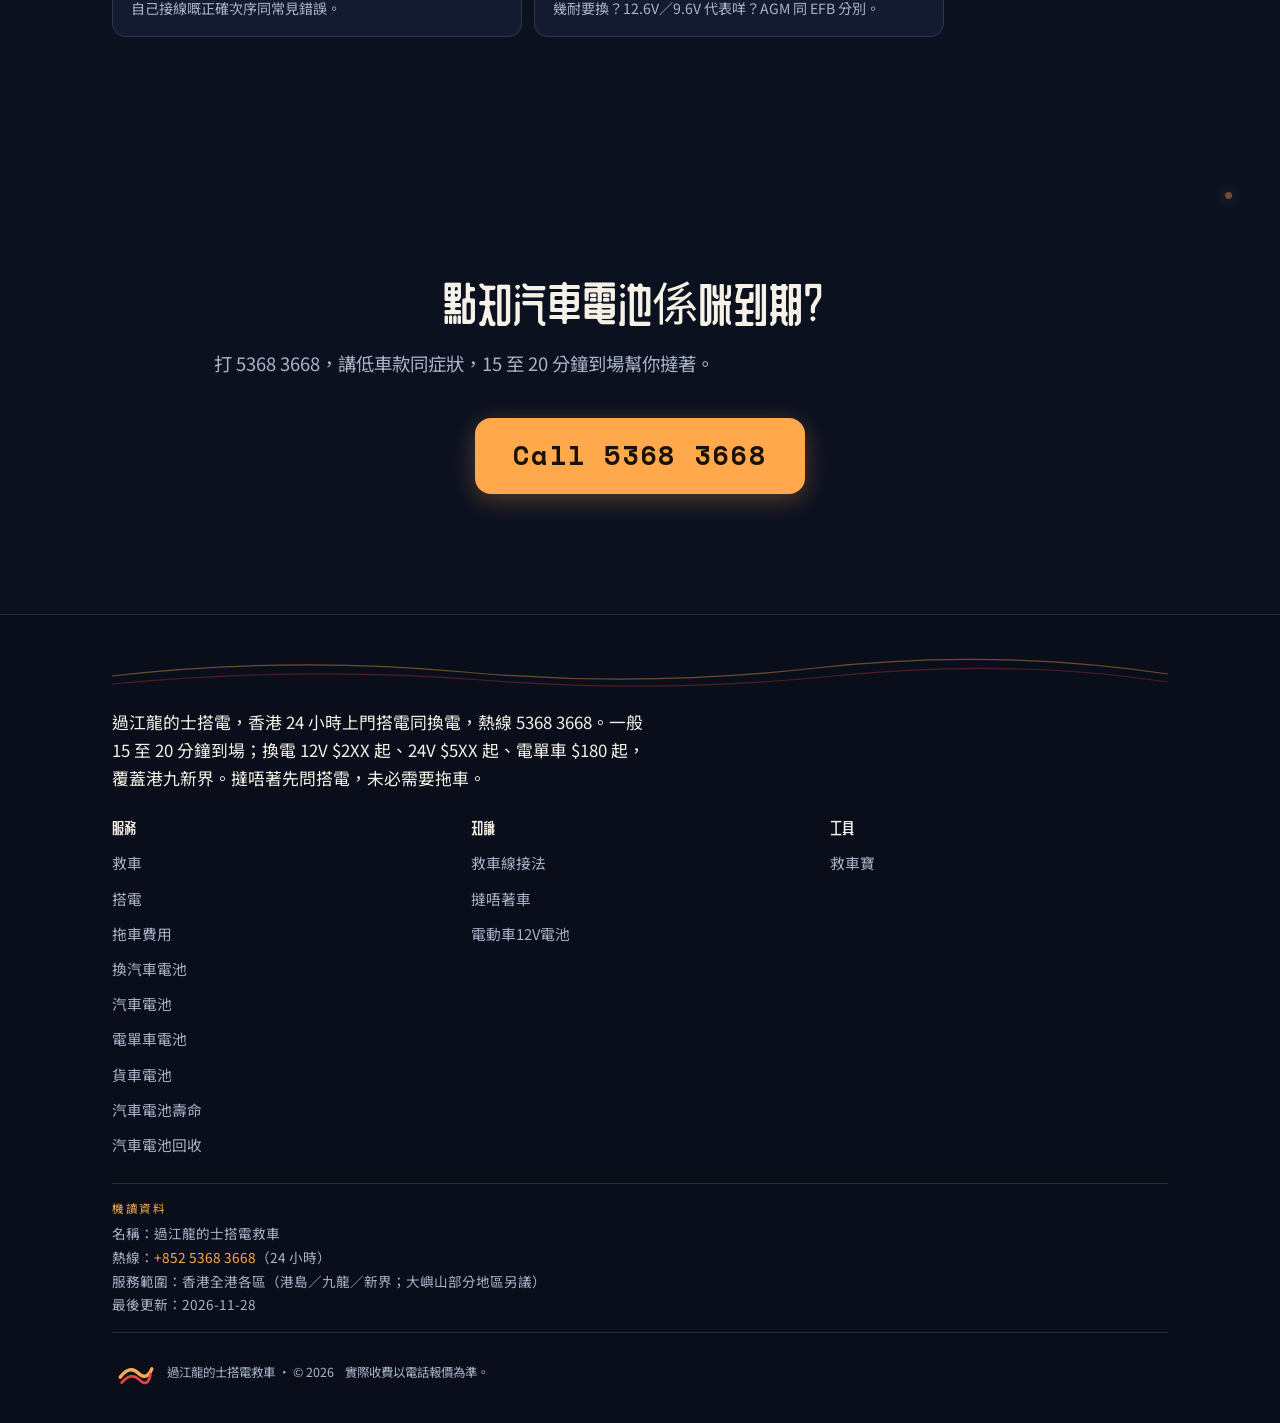
<file: battery/index.html>
<!DOCTYPE html>
<html lang="zh-Hant">
<!-- preview-build: gjl-20261128-6fc2e34 -->
<!-- status: draft — /battery/｜2026-11-26｜noindex 中，未發佈；見 docs/DRAFT-REGISTER.md -->
<head>
<meta charset="UTF-8">
<meta name="viewport" content="width=device-width, initial-scale=1.0">
<meta name="robots" content="noindex,nofollow">
<title>汽車電池邊隻好？壽命、規格同幾時要換</title>
<meta name="description" content="汽車電池幾時要換、揀邊隻：睇 12V／24V、Ah、CCA，Start-Stop 車要 AGM／EFB。冇電可先搭電 12V $2XX 起、24V $5XX 起，15 至 20 分鐘到場，全港各區。">
<link rel="canonical" href="https://taxi-jumpstart.com/battery/">
<meta property="og:type" content="article">
<meta property="og:title" content="汽車電池邊隻好？壽命、規格同幾時要換">
<meta property="og:description" content="汽車電池規格、牌子、壽命同價錢因素；冇電先搭電，15 至 20 分鐘到場。">
<meta property="og:image" content="https://taxi-jumpstart.com/assets/hero-ending.jpg">
<meta property="og:image:alt" content="搭電後車頭燈亮起，汽車電池恢復供電">
<meta property="og:url" content="https://taxi-jumpstart.com/battery/">
<meta property="og:locale" content="zh_HK">
<meta name="twitter:card" content="summary_large_image">
<meta name="theme-color" content="#0C1120">
<link rel="icon" href="data:image/svg+xml,%3Csvg xmlns='http://www.w3.org/2000/svg' viewBox='0 0 64 64'%3E%3Crect width='64' height='64' rx='14' fill='%230C1120'/%3E%3Cpath d='M12 38 Q26 20 38 32 T58 26' stroke='%23FFA94C' stroke-width='5' fill='none' stroke-linecap='round'/%3E%3Cpath d='M14 46 Q28 30 40 42 T56 34' stroke='%23E5443F' stroke-width='4' fill='none' stroke-linecap='round'/%3E%3C/svg%3E">
<link rel="preload" href="../assets/fonts/pages-zcool-400.woff2" as="font" type="font/woff2" crossorigin>
<link rel="stylesheet" href="../assets/fonts/pages-fonts.css" media="print" onload="this.media='all'">
<noscript><link rel="stylesheet" href="../assets/fonts/pages-fonts.css"></noscript>
<link rel="stylesheet" href="../assets/style.css?v=27">
<link rel="stylesheet" href="../assets/pages.css?v=5">
<script async src="https://www.googletagmanager.com/gtag/js?id=G-LXWR9DQGWZ"></script>
<script>
  window.dataLayer = window.dataLayer || [];
  function gtag(){dataLayer.push(arguments);}
  gtag('js', new Date());
  gtag('config', 'G-LXWR9DQGWZ');
</script>
<script type="application/ld+json">
{
  "@context": "https://schema.org",
  "@graph": [
    {
      "@type": "Service",
      "@id": "https://taxi-jumpstart.com/battery/#service",
      "name": "汽車電池檢查與 24 小時搭電",
      "serviceType": "汽車電池搭電救車",
      "description": "汽車電池冇電，24 小時上門搭電：12V 私家車 $2XX 起、24V 貨車 $5XX 起、電單車 $180 起，15 至 20 分鐘到場，全港各區。",
      "provider": { "@id": "https://taxi-jumpstart.com/#org" },
      "url": "https://taxi-jumpstart.com/battery/",
      "areaServed": [
        { "@type": "AdministrativeArea", "name": "香港島" },
        { "@type": "AdministrativeArea", "name": "九龍" },
        { "@type": "AdministrativeArea", "name": "新界" }
      ],
      "hoursAvailable": { "@type": "OpeningHoursSpecification", "dayOfWeek": ["Monday","Tuesday","Wednesday","Thursday","Friday","Saturday","Sunday"], "opens": "00:00", "closes": "23:59" },
      "offers": [
        { "@type": "Offer", "name": "12V 汽車電池搭電", "priceSpecification": { "@type": "PriceSpecification", "priceCurrency": "HKD", "minPrice": 200, "maxPrice": 299 }, "areaServed": { "@type": "AdministrativeArea", "name": "香港" } },
        { "@type": "Offer", "name": "24V 貨車電池搭電", "priceSpecification": { "@type": "PriceSpecification", "priceCurrency": "HKD", "minPrice": 500 }, "areaServed": { "@type": "AdministrativeArea", "name": "香港" } },
        { "@type": "Offer", "name": "電單車電池搭電", "priceSpecification": { "@type": "PriceSpecification", "priceCurrency": "HKD", "price": 180 }, "areaServed": { "@type": "AdministrativeArea", "name": "香港" } }
      ]
    },
    {
      "@type": "FAQPage",
      "@id": "https://taxi-jumpstart.com/battery/#faq",
      "mainEntity": [
        { "@type": "Question", "name": "汽車電池一個幾錢？", "acceptedAnswer": { "@type": "Answer", "text": "汽車電池冇統一價：同一部車用唔同容量（Ah）同型號（鉛酸／AGM／EFB／鋰鐵），價錢已經唔同。報價要講清楚三樣：車款年份、舊電池上印嘅型號、有冇 Start-Stop。只係冇電想快點走得返，搭電 12V $2XX 起、24V $5XX 起，15 至 20 分鐘到場。" } },
        { "@type": "Question", "name": "汽車電池幾耐換一次？", "acceptedAnswer": { "@type": "Answer", "text": "一般 2 至 3 年，但香港短途多、塞車多、成日開開停停，1 至 2 年就要換嘅個案亦好常見。保養好、長途多、少熄火聽歌，可以用到 3 至 4 年。感觉到撻車慢咗、燈變暗，就係時候驗一驗。" } },
        { "@type": "Question", "name": "汽車電池邊隻好？", "acceptedAnswer": { "@type": "Answer", "text": "唔係睇牌子第一名，係睇三個數字：電壓（12V 定 24V）、容量 Ah、冷啟動電流 CCA。CCA 一定要達到車廠要求，唔夠就算名牌都撻唔著。有 Start-Stop 嘅車一定要 AGM 或 EFB，唔可以用普通鉛酸代替。" } },
        { "@type": "Question", "name": "AGM 同 EFB 有咩分別？", "acceptedAnswer": { "@type": "Answer", "text": "兩隻都係 Start-Stop 車用。AGM 用玻璃纖維吸附電解液，循環壽命較長、抗震好，多數配歐系車同高用電車款；EFB 係加強型鉛酸，價格較親民，多數配日系 Start-Stop 車。換錯型號會令 Start-Stop 失效，甚至縮短壽命。" } },
        { "@type": "Question", "name": "12V 同 24V 汽車電池有咩分別？", "acceptedAnswer": { "@type": "Answer", "text": "12V 係私家車、7 人車、Van 仔同大部分電單車；24V 係貨櫃車、重卡、起重機等商用車，多數由兩粒 12V 串聯而成。24V 車唔可以用私家車過江龍照夾，電壓同電流規格唔同，要靠 24V 專用設備，我哋 24V 貨車搭電 $5XX 起。" } },
        { "@type": "Question", "name": "蓄電池係唔係即係汽車電池？", "acceptedAnswer": { "@type": "Answer", "text": "係。蓄電池、車電池、汽車電池、電瓶，講嘅都係同一樣嘢：車上用嘅可充電鉛酸或鋰鐵電池，負責撻車同供電俾車燈、音響、行車紀錄儀。香港車主多數講「車電池」或「汽車電池」。" } },
        { "@type": "Question", "name": "汽車電池冇電，可唔可以只搭電唔換？", "acceptedAnswer": { "@type": "Answer", "text": "可以，而且多數情況應該先搭電。搭電後著到車、行到目的地，再觀察一兩日：如果翌日朝早一樣撻唔著，或者撻車聲明顯無力，就係電池老化，要換。成日要搭電即代表電池已經到期限。" } },
        { "@type": "Question", "name": "LFP 鋰鐵電池香港用唔用得？", "acceptedAnswer": { "@type": "Answer", "text": "技術上用得，優點係輕、循環壽命長、放電穩定；缺點係價錢高、低溫表現同充電曲線要配合車款，唔係每部車都適合直接替換。換之前要確認車廠充電電壓同 BMS 相容，唔好只睇容量。" } },
        { "@type": "Question", "name": "汽車電池牌子邊隻好？", "acceptedAnswer": { "@type": "Answer", "text": "香港常見有 VARTA、Panasonic、GS Yuasa、Banner、愛馬龍等，各有對應車系同規格。真正要對嘅係規格：Ah、CCA、尺寸同極柱位置，符合車廠要求就夠。同一規格下比較價錢同保養期，比盲目追捧牌子實際。" } }
      ]
    }
  ]
}
</script>
<script type="application/ld+json">
{
  "@context": "https://schema.org",
  "@type": "BreadcrumbList",
  "@id": "https://taxi-jumpstart.com/battery/#breadcrumb",
  "itemListElement": [
    {
      "@type": "ListItem",
      "position": 1,
      "name": "首頁",
      "item": "https://taxi-jumpstart.com/"
    },
    {
      "@type": "ListItem",
      "position": 2,
      "name": "汽車電池",
      "item": "https://taxi-jumpstart.com/battery/"
    }
  ]
}
</script>
</head>
<body>
<a class="skip" href="#main">跳至主要內容</a>

<header class="site-head" id="siteHead">
  <div class="site-rail" aria-hidden="true"></div>
  <div class="wrap site-head-inner">
    <a class="site-brand" href="../index.html" aria-label="過江龍的士搭電 首頁">
      <svg class="brand-mark" viewBox="0 0 64 64" aria-hidden="true"><path d="M12 38 Q26 20 38 32 T58 26" stroke="#FFA94C" stroke-width="5" fill="none" stroke-linecap="round"/><path d="M14 46 Q28 30 40 42 T56 34" stroke="#E5443F" stroke-width="4" fill="none" stroke-linecap="round"/></svg>
      <span class="site-brand-text">
        <span class="site-brand-name">過江龍的士搭電</span>
        <span class="site-brand-mono">JUMP START HK</span>
      </span>
    </a>
    <nav class="site-nav" aria-label="主導覽">
      <a href="../services/24-hour-rescue/">救車</a>
      <a href="../services/battery-jump/">搭電</a>
      <a href="../battery/replace/">換汽車電池</a>
      <a href="../battery/" aria-current="page">汽車電池</a>
      <a href="../towing-fee/">拖車費用<i class="nav-ref">參考</i></a>
      <a href="../tools/jump-starter/">救車寶</a>
    </nav>
    <a class="site-call" href="tel:+85253683668" aria-label="24 小時熱線 5368 3668">
      <span class="site-call-txt">24H · 5368 3668</span>
      <span class="site-call-ic" aria-hidden="true">☎</span>
    </a>
    <details class="nav-menu">
      <summary aria-label="開啟導覽選單"><svg class="nav-burger" viewBox="0 0 24 24" aria-hidden="true" focusable="false"><path d="M4 7h16M4 12h16M4 17h16" stroke="currentColor" stroke-width="2" stroke-linecap="round"/></svg></summary>
      <div class="nav-menu-panel" role="navigation" aria-label="導覽選單">
        <a href="../services/24-hour-rescue/">救車</a>
        <a href="../services/battery-jump/">搭電</a>
        <a href="../battery/replace/">換汽車電池</a>
        <a href="../battery/" aria-current="page">汽車電池</a>
        <a href="../towing-fee/">拖車費用<i class="nav-ref">參考</i></a>
        <a href="../tools/jump-starter/">救車寶</a>
        <a class="nav-menu-call" href="tel:+85253683668">24 小時熱線 · 5368 3668</a>
      </div>
    </details>
  </div>
</header>

<main id="main" tabindex="-1">

<section class="p-hero" aria-labelledby="page-h1">
  <div class="wrap">
    <nav class="crumbs" aria-label="麵包屑導覽">
      <a href="../index.html">首頁</a><span class="sep">›</span><span aria-current="page">汽車電池</span>
    </nav>
    <h1 class="p-h1" id="page-h1">汽車電池：幾時要換、揀邊隻、幾錢</h1>
    <p class="p-sub">呢頁係汽車電池嘅總覽：規格點睇（12V／24V、Ah、CCA、AGM／EFB／鋰鐵）、幾時係「只搭電」幾時要「換電」、價錢由邊幾樣決定。</p>

    <div class="ans">
      <span class="ans-label">一句答你</span>
      <p>汽車電池冇電唔一定要即刻換：先搭電，12V 私家車 <strong>$2XX 起</strong>、24V 貨車 <strong>$5XX 起</strong>，15 至 20 分鐘到場。要換就睇 Ah、CCA 同 AGM／EFB 規格，價錢視乎型號，先報實價。</p>
    </div>

    <div class="cta-row">
      <a class="btn" href="tel:+85253683668">Call 5368 3668</a>
      <a class="btn ghost" href="../battery/replace/">睇換電價錢</a>
    </div>
    <p class="fine">24 小時接聽；講低車款就先報價。</p>
  </div>
</section>

<section class="section" aria-labelledby="spec-h">
  <div class="wrap sec-enter">
    <p class="kicker">規格</p>
    <h2 class="h2" id="spec-h">汽車電池要睇邊三個數字？</h2>
    <div class="card-grid stagger">
      <div class="card">
        <span class="tag">電壓</span>
        <h3>12V 定 24V</h3>
        <p>私家車、7 人車、Van 仔、大部分電單車係 12V；貨櫃車、重卡、起重機係 24V，多數由兩粒 12V 串聯。電壓錯，接線方式同設備都要換。</p>
      </div>
      <div class="card">
        <span class="tag">容量</span>
        <h3>Ah（安時）</h3>
        <p>代表儲電量。車廠指定 60Ah 就唔好用 45Ah 頂，容量細會成日用盡、壽命短。換大少少通常可以，但尺寸同極柱位置要對。</p>
      </div>
      <div class="card">
        <span class="tag">撻車力</span>
        <h3>CCA（冷啟動電流）</h3>
        <p>越低溫越考驗 CCA。CCA 唔夠，就算名牌新電都會撻得吃力，冬天特別明顯。呢個數字一定要達到車廠要求。</p>
      </div>
    </div>
    <div class="note-box">
      <p><strong>唔使估：</strong>舊電池表面或標籤印住型號（例如 55B24L、DIN 型號），拍張相或抄落嚟打 5368 3668，就對得到規格，唔會配錯。</p>
    </div>
  </div>
</section>

<section class="section" aria-labelledby="pick-h">
  <div class="wrap sec-enter">
    <p class="kicker">邊隻好</p>
    <h2 class="h2" id="pick-h">揀汽車電池有邊四步？</h2>
    <ol class="check-list">
      <li><strong>第一步：確認電壓</strong> —— 私家車 12V，商用重型車 24V，唔確定睇舊電池標籤。</li>
      <li><strong>第二步：對 CCA 同 Ah</strong> —— 達到車廠要求先算合格，唔好為平而買細一級。</li>
      <li><strong>第三步：問有冇 Start-Stop</strong> —— 有就要 AGM 或 EFB，普通鉛酸會提早壞。</li>
      <li><strong>第四步：對尺寸同極柱</strong> —— 長闊高、正負極左右位置，裝唔落或夾唔實就白買。</li>
    </ol>
    <div class="prose">
      <p>香港常見牌子有 VARTA、Panasonic、GS Yuasa、Banner、愛馬龍等，各有對應車系。同規格下比較價錢同保養期，比盲目追牌子實際。汽車電池推介唔應該只講牌子名，而要講「呢部車用邊個規格」。</p>
    </div>
  </div>
</section>

<section class="section" aria-labelledby="when-h">
  <div class="wrap sec-enter">
    <p class="kicker">幾時換</p>
    <h2 class="h2" id="when-h">電池到期有邊七個訊號？</h2>
    <div class="prose">
      <ul>
        <li>撻車聲變慢、變重，但最後都撻得著</li>
        <li>停一晚，翌日朝早就要搭電</li>
        <li>車頭燈、室內燈明顯變黃變暗</li>
        <li>Start-Stop 自動熄匙愈來愈少觸發</li>
        <li>電池表面脹、樁頭有白色粉末腐蝕</li>
        <li>行車紀錄儀成日重開機</li>
        <li>電池已經用超過 3 年</li>
      </ul>
      <p>出現兩項以上，通常係電池老化；但如果係「忘記關燈」、「擺太耐冇撻」、「行車紀錄儀長開」造成嘅單次放電，搭電後可以再用一段時間，唔一定要換。</p>
    </div>
    <div class="tbl-wrap">
      <table class="fee">
        <thead>
          <tr><th scope="col">情況</th><th scope="col">建議</th><th scope="col">價錢</th></tr>
        </thead>
        <tbody>
          <tr><td data-label="情況">忘記關燈、擺太耐，撻唔著一次</td><td data-label="建議">搭電，之後正常揸幾日充返</td><td data-label="價錢"><strong>12V $2XX 起</strong>／24V $5XX 起</td></tr>
          <tr><td data-label="情況">連續兩日都要搭電</td><td data-label="建議">換電池（先報規格同實價）</td><td data-label="價錢">視乎 Ah／型號，講車款即報</td></tr>
          <tr><td data-label="情況">電池脹、樁頭腐蝕、3 年以上</td><td data-label="建議">直接換，唔好再等</td><td data-label="價錢">視乎 Ah／型號，講車款即報</td></tr>
          <tr><td data-label="情況">撻著後行一陣又死火</td><td data-label="建議">檢查發電機，唔係換電池就完</td><td data-label="價錢">搭電後再檢修</td></tr>
        </tbody>
      </table>
    </div>
  </div>
</section>

<section class="section" aria-labelledby="lfp-h">
  <div class="wrap sec-enter">
    <p class="kicker">新選擇</p>
    <h2 class="h2" id="lfp-h">香港換 LFP 鋰鐵電池有咩好處？</h2>
    <div class="prose">
      <p>LFP（磷酸鐵鋰）汽車電池近年在香港多咗人問：重量輕、循環壽命長、放電電壓穩定。但要留意三點：價錢高過鉛酸幾倍、低溫起動表現要睇 BMS 設計、部分車款嘅充電電壓同電池管理系統未必直接相容。</p>
      <p>如果部車有 Start-Stop、有怠速熄火、有大量電子設備，換之前先問清楚車廠規格同保養安排，唔好只睇「輕幾多公斤」。真係想換，講低車款年份同現有電池型號，我哋可以幫你對規格。</p>
    </div>
  </div>
</section>

<section class="section" aria-labelledby="price-h">
  <div class="wrap sec-enter">
    <p class="kicker">價錢</p>
    <h2 class="h2" id="price-h">汽車電池價錢由邊四樣決定？</h2>
    <ul class="check-list">
      <li><strong>容量 Ah</strong> —— 60Ah 同 80Ah 差價明顯，大車用大容量。</li>
      <li><strong>型號技術</strong> —— 普通鉛酸最平，EFB 貴一級，AGM 再貴，鋰鐵最高。</li>
      <li><strong>品牌同保養期</strong> —— 同名規格，保養期長嘅通常貴少少。</li>
      <li><strong>上門地區同時間</strong> —— 偏遠地區、深夜或公眾假期，費用可能調整。</li>
    </ul>
    <div class="note-box">
      <p><strong>冇劃一價：</strong>同一句「汽車電池幾錢」，答案會隨車款同型號改變。所以我哋唔會籠統報一個數字，而係講低車款先報實價；搭電價就固定：12V $2XX 起、24V $5XX 起、電單車 $180 起。</p>
    </div>
  </div>
</section>

<section class="section" aria-labelledby="area-h">
  <div class="wrap sec-enter">
    <p class="kicker">地區</p>
    <h2 class="h2" id="area-h">元朗荃灣屯門土瓜灣有冇上門？</h2>
    <div class="prose">
      <p>汽車電池搭電同換電查詢，全港各區都做：香港島、九龍、新界，包括屋邨、商場停車場、工業大廈同高速出口。元朗、荃灣、屯門、土瓜灣等查詢最多嘅地區，搭電平均 15 至 20 分鐘到場。</p>
    </div>
    <div class="area-chips">
      <span class="chip">元朗</span><span class="chip">荃灣</span><span class="chip">屯門</span><span class="chip">土瓜灣</span><span class="chip">沙田</span><span class="chip">將軍澳</span><span class="chip">觀塘</span><span class="chip">中西區</span>
    </div>
  </div>
</section>

<section class="section" aria-label="現場相片">
  <div class="wrap sec-enter">
    <figure class="p-figure">
      <img src="../assets/hero-ending.jpg" alt="搭電後車頭燈亮起，汽車電池恢復供電" loading="lazy" width="1600" height="900">
      <figcaption>撻著之後燈光回復正常，就係電池仲撐得住嘅訊號。</figcaption>
    </figure>
  </div>
</section>
<section class="section faq" id="faq" aria-labelledby="faq-h">
  <div class="wrap sec-enter">
    <p class="kicker">常見問題</p>
    <h2 class="h2" id="faq-h">汽車電池，車主最常問邊九條？</h2>
    <div class="faq-list">
      <details><summary>汽車電池一個幾錢？</summary><p>冇統一價：同一部車用唔同 Ah 同型號（鉛酸／AGM／EFB／鋰鐵），價錢已經唔同。報價要講清楚車款年份、舊電池型號、有冇 Start-Stop。只係冇電想快點走得返，搭電 12V $2XX 起、24V $5XX 起，15 至 20 分鐘到場。</p></details>
      <details><summary>汽車電池幾耐換一次？</summary><p>一般 2 至 3 年；香港短途多、塞車多，1 至 2 年就要換嘅個案亦常見。保養好、長途多用 3 至 4 年。撻車變慢、燈變暗就係時候驗一驗。</p></details>
      <details><summary>汽車電池邊隻好？</summary><p>睇三個數字：電壓（12V／24V）、容量 Ah、CCA。CCA 要達到車廠要求，唔夠就算名牌都撻唔著。有 Start-Stop 就要 AGM 或 EFB。</p></details>
      <details><summary>AGM 同 EFB 有咩分別？</summary><p>兩隻都係 Start-Stop 車用：AGM 循環壽命長、抗震好，多數配歐系車；EFB 係加強型鉛酸、價格親民，多數配日系車。換錯型號會令 Start-Stop 失效。</p></details>
      <details><summary>12V 同 24V 汽車電池有咩分別？</summary><p>12V 係私家車、7 人車、Van 仔同大部分電單車；24V 係貨櫃車、重卡、起重機，多數由兩粒 12V 串聯。24V 車唔可以用私家車過江龍照夾，要靠專用設備，我哋 24V 貨車搭電 $5XX 起。</p></details>
      <details><summary>蓄電池係唔係即係汽車電池？</summary><p>係。蓄電池、車電池、汽車電池、電瓶都講同一樣嘢：車上用嘅可充電電池。香港車主多數講「車電池」或「汽車電池」。</p></details>
      <details><summary>汽車電池冇電，可唔可以只搭電唔換？</summary><p>可以，多數應該先搭電。搭電後著到車，觀察一兩日：翌日朝早一樣撻唔著、撻車聲無力，就係老化要換。成日要搭電即代表電池到期。</p></details>
      <details><summary>LFP 鋰鐵電池香港用唔用得？</summary><p>用得，優點係輕、壽命長、電壓穩；缺點係價錢高、低溫同充電曲線要配合車款。換之前要確認車廠電壓同 BMS 相容，唔好只睇容量。</p></details>
      <details><summary>汽車電池牌子邊隻好？</summary><p>香港常見 VARTA、Panasonic、GS Yuasa、Banner、愛馬龍，各有對應車系。真正要對嘅係 Ah、CCA、尺寸同極柱位置，符合車廠要求就夠；同規格下比較價錢同保養期更實際。</p></details>
    </div>
  </div>
</section>

<section class="section" aria-labelledby="rel-h">
  <div class="wrap sec-enter">
    <p class="kicker">相關</p>
    <h2 class="h2" id="rel-h">汽車電池睇完，跟住睇邊頁？</h2>
    <div class="rel-grid">
      <a href="../battery/replace/">
        <h3>汽車換電池（上門換電）</h3>
        <p>換電價錢構成、上門流程同注意事項。</p>
      </a>
      <a href="../services/24-hour-rescue/">
        <h3>24 小時救車服務</h3>
        <p>全港各區 15 至 20 分鐘到場，收費同流程。</p>
      </a>
      <a href="../guides/jump-lead-steps/">
        <h3>救車線接法 6 步</h3>
        <p>自己接線嘅正確次序同常見錯誤。</p>
      </a>
      <a href="../battery/lifespan/">
        <h3>汽車電池壽命同電壓</h3>
        <p>幾耐要換？12.6V／9.6V 代表咩？AGM 同 EFB 分別。</p>
      </a>
    </div>
  </div>
</section>

<section class="section p-end" aria-labelledby="cta-h">
  <div class="wrap sec-enter">
    <h2 class="h2" id="cta-h">點知汽車電池係咪到期？</h2>
    <p class="lede">打 5368 3668，講低車款同症狀，15 至 20 分鐘到場幫你撻著。</p>
    <a class="btn big" href="tel:+85253683668">Call 5368 3668</a>
  </div>
</section>

</main>

<footer class="footer site-foot">
  <div class="wrap">
    <div class="foot-cable" aria-hidden="true">
      <svg viewBox="0 0 1200 40" preserveAspectRatio="none" focusable="false">
        <path d="M0 26 Q200 6 400 22 T800 18 T1200 24" />
        <path d="M0 34 Q220 16 420 30 T820 26 T1200 32" />
      </svg>
    </div>
    <p class="foot-answer">過江龍的士搭電，香港 24 小時上門搭電同換電，熱線 5368 3668。一般 15 至 20 分鐘到場；換電 12V $2XX 起、24V $5XX 起、電單車 $180 起，覆蓋港九新界。撻唔著先問搭電，未必需要拖車。</p>
    <div class="foot-groups">
      <div class="foot-group">
        <h3>服務</h3>
        <ul>
          <li><a href="../services/24-hour-rescue/">救車</a></li>
          <li><a href="../services/battery-jump/">搭電</a></li>
          <li><a href="../towing-fee/">拖車費用</a></li>
          <li><a href="../battery/replace/">換汽車電池</a></li>
          <li><a href="../battery/">汽車電池</a></li>
          <li><a href="../services/motorcycle-battery/">電單車電池</a></li>
          <li><a href="../services/truck-battery/">貨車電池</a></li>
          <li><a href="../battery/lifespan/">汽車電池壽命</a></li>
          <li><a href="../battery/recycle/">汽車電池回收</a></li>
        </ul>
      </div>
      <div class="foot-group">
        <h3>知識</h3>
        <ul>
          <li><a href="../guides/jump-lead-steps/">救車線接法</a></li>
          <li><a href="../guides/wont-start/">撻唔著車</a></li>
          <li><a href="../guides/ev-12v-battery/">電動車12V電池</a></li>
        </ul>
      </div>
      <div class="foot-group">
        <h3>工具</h3>
        <ul>
          <li><a href="../tools/jump-starter/">救車寶</a></li>
        </ul>
      </div>
    </div>
    <div class="foot-machine" aria-labelledby="foot-machine-h">
      <h3 id="foot-machine-h">機讀資料</h3>
      <ul>
        <li>名稱：過江龍的士搭電救車</li>
        <li>熱線：<a href="tel:+85253683668">+852 5368 3668</a>（24 小時）</li>
        <li>服務範圍：香港全港各區（港島／九龍／新界；大嶼山部分地區另議）</li>
        <li>最後更新：2026-11-28</li>
      </ul>
    </div>
    <div class="foot-end">
      <svg class="brand-mark" viewBox="0 0 64 64" aria-hidden="true"><path d="M12 38 Q26 20 38 32 T58 26" stroke="#FFA94C" stroke-width="5" fill="none" stroke-linecap="round"/><path d="M14 46 Q28 30 40 42 T56 34" stroke="#E5443F" stroke-width="4" fill="none" stroke-linecap="round"/></svg>
      <p class="foot-end-name">過江龍的士搭電救車 · © 2026</p>
      <p class="foot-end-note">實際收費以電話報價為準。</p>
    </div>
  </div>
</footer>

<script src="../assets/pages.js?v=4"></script>
</body>
</html>
</file>
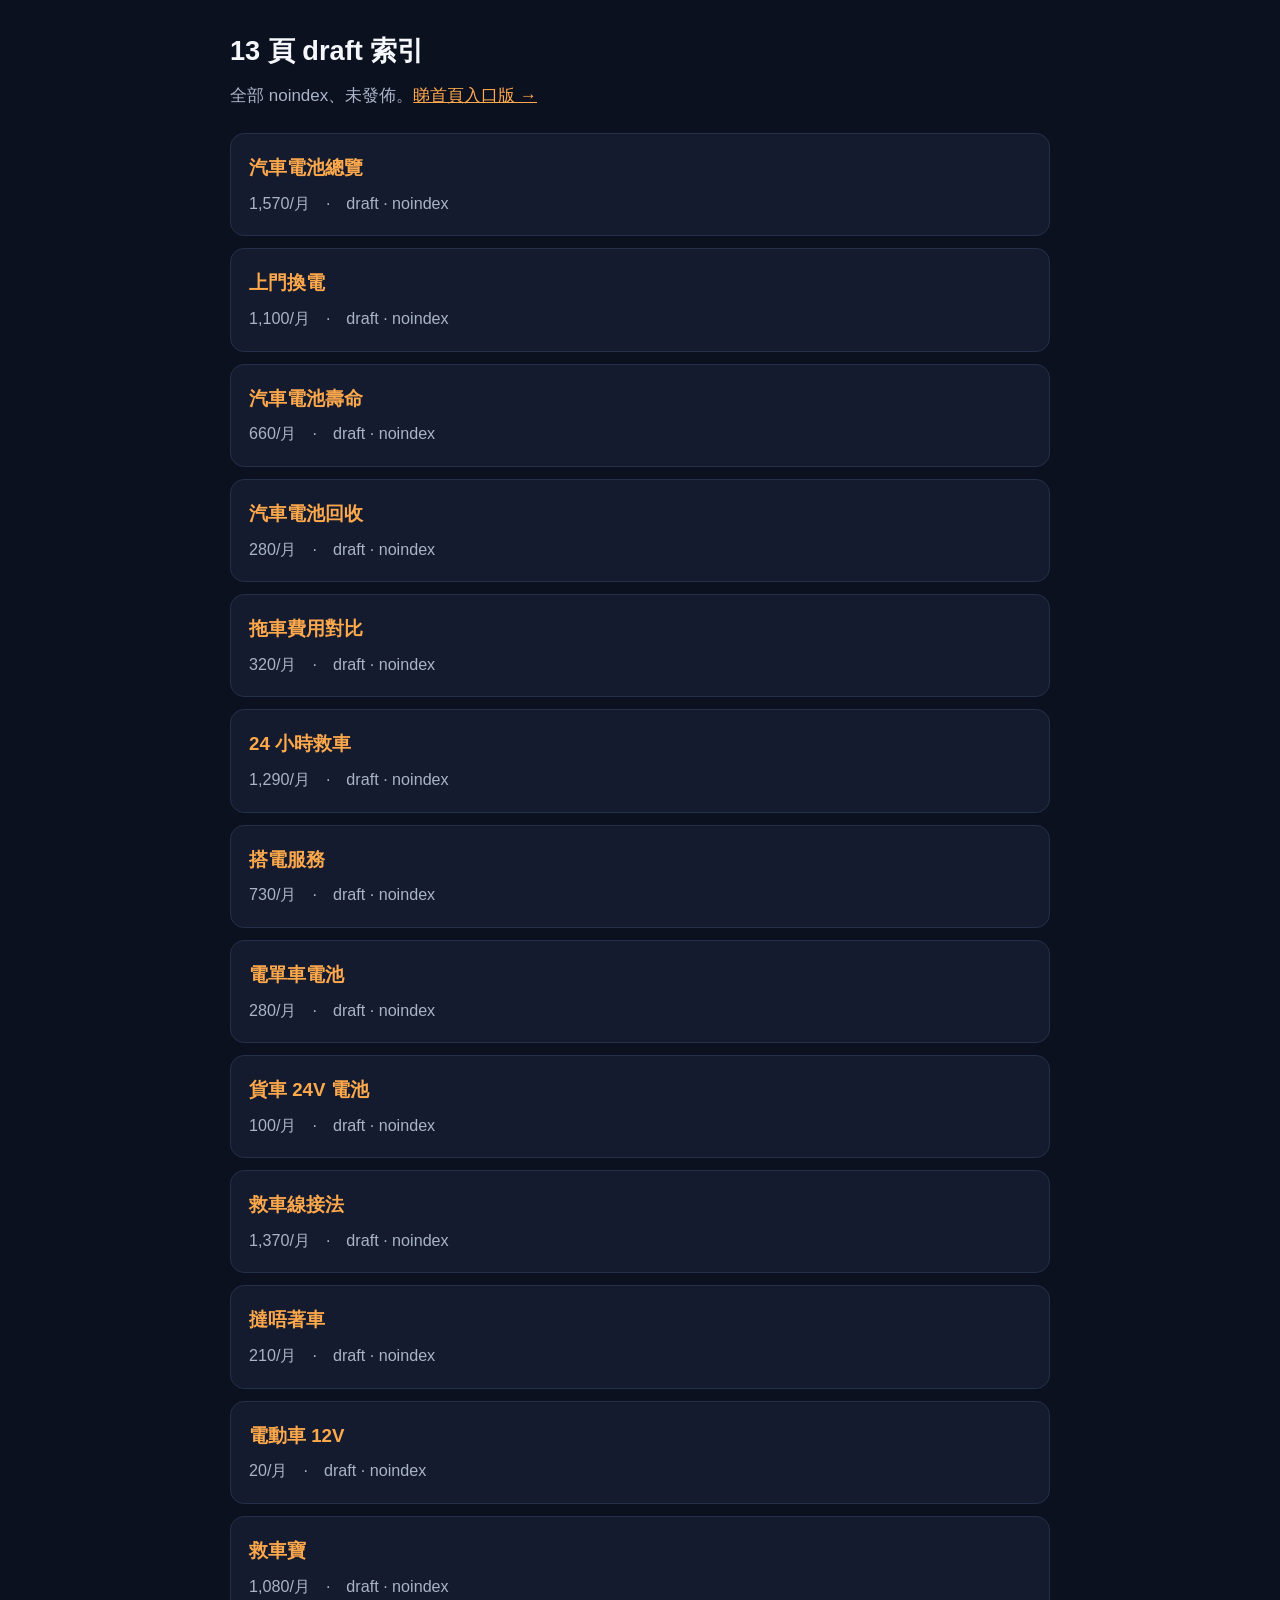
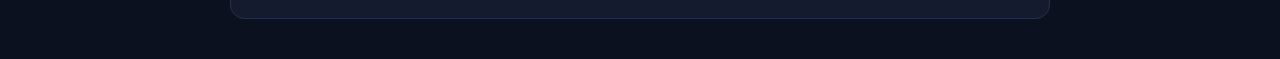
<file: pages/index.html>
<!DOCTYPE html><html lang="zh-Hant-HK"><head><meta charset="utf-8">
<meta name="viewport" content="width=device-width,initial-scale=1"><meta name="robots" content="noindex,nofollow">
<title>過江龍 草稿頁索引（13 頁）</title><!-- preview-build: gjl-20261128-6fc2e34 -->
<style>html{font-size:17px}body{margin:0;background:#0C1120;color:#F5F7FA;font-family:-apple-system,"PingFang TC","Noto Sans TC",sans-serif;line-height:1.7}
.wrap{max-width:820px;margin:0 auto;padding:28px 20px}.card{display:block;background:#141B2E;border:1px solid #243049;border-radius:14px;padding:18px;margin-bottom:12px;color:inherit;text-decoration:none}
.card h3{margin:0 0 6px;color:#FFA94C;font-size:1.1rem}.card p{margin:0;color:#A9B4C6;font-size:.95rem}
h1{font-size:1.6rem;margin:0 0 8px} .lede{color:#A9B4C6;margin:0 0 22px}</style></head>
<body><div class="wrap"><h1>13 頁 draft 索引</h1><p class="lede">全部 noindex、未發佈。<a href="../" style="color:#FFA94C">睇首頁入口版 →</a></p>
      <a class="card" href="../battery/"><h3>汽車電池總覽</h3><p>1,570/月　·　draft · noindex</p></a>
      <a class="card" href="../battery/replace/"><h3>上門換電</h3><p>1,100/月　·　draft · noindex</p></a>
      <a class="card" href="../battery/lifespan/"><h3>汽車電池壽命</h3><p>660/月　·　draft · noindex</p></a>
      <a class="card" href="../battery/recycle/"><h3>汽車電池回收</h3><p>280/月　·　draft · noindex</p></a>
      <a class="card" href="../towing-fee/"><h3>拖車費用對比</h3><p>320/月　·　draft · noindex</p></a>
      <a class="card" href="../services/24-hour-rescue/"><h3>24 小時救車</h3><p>1,290/月　·　draft · noindex</p></a>
      <a class="card" href="../services/battery-jump/"><h3>搭電服務</h3><p>730/月　·　draft · noindex</p></a>
      <a class="card" href="../services/motorcycle-battery/"><h3>電單車電池</h3><p>280/月　·　draft · noindex</p></a>
      <a class="card" href="../services/truck-battery/"><h3>貨車 24V 電池</h3><p>100/月　·　draft · noindex</p></a>
      <a class="card" href="../guides/jump-lead-steps/"><h3>救車線接法</h3><p>1,370/月　·　draft · noindex</p></a>
      <a class="card" href="../guides/wont-start/"><h3>撻唔著車</h3><p>210/月　·　draft · noindex</p></a>
      <a class="card" href="../guides/ev-12v-battery/"><h3>電動車 12V</h3><p>20/月　·　draft · noindex</p></a>
      <a class="card" href="../tools/jump-starter/"><h3>救車寶</h3><p>1,080/月　·　draft · noindex</p></a></div></body></html>
</file>
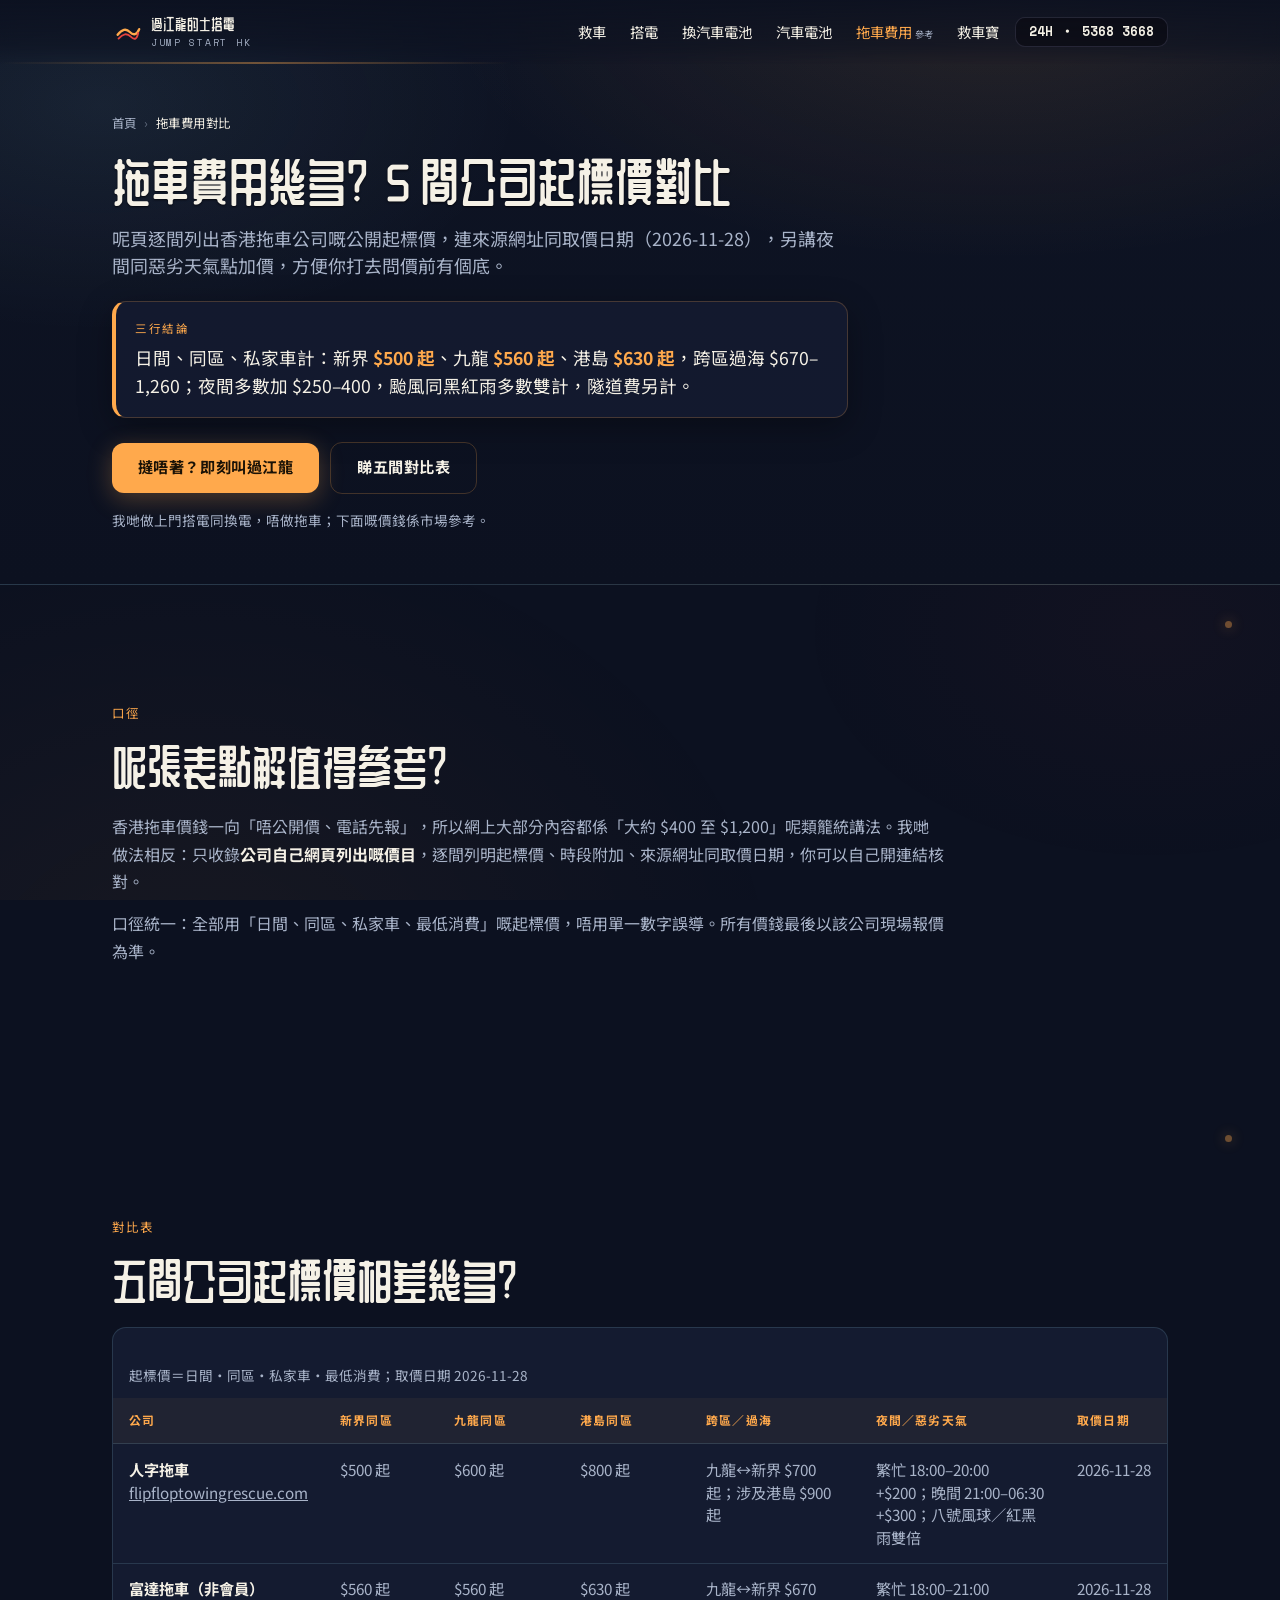
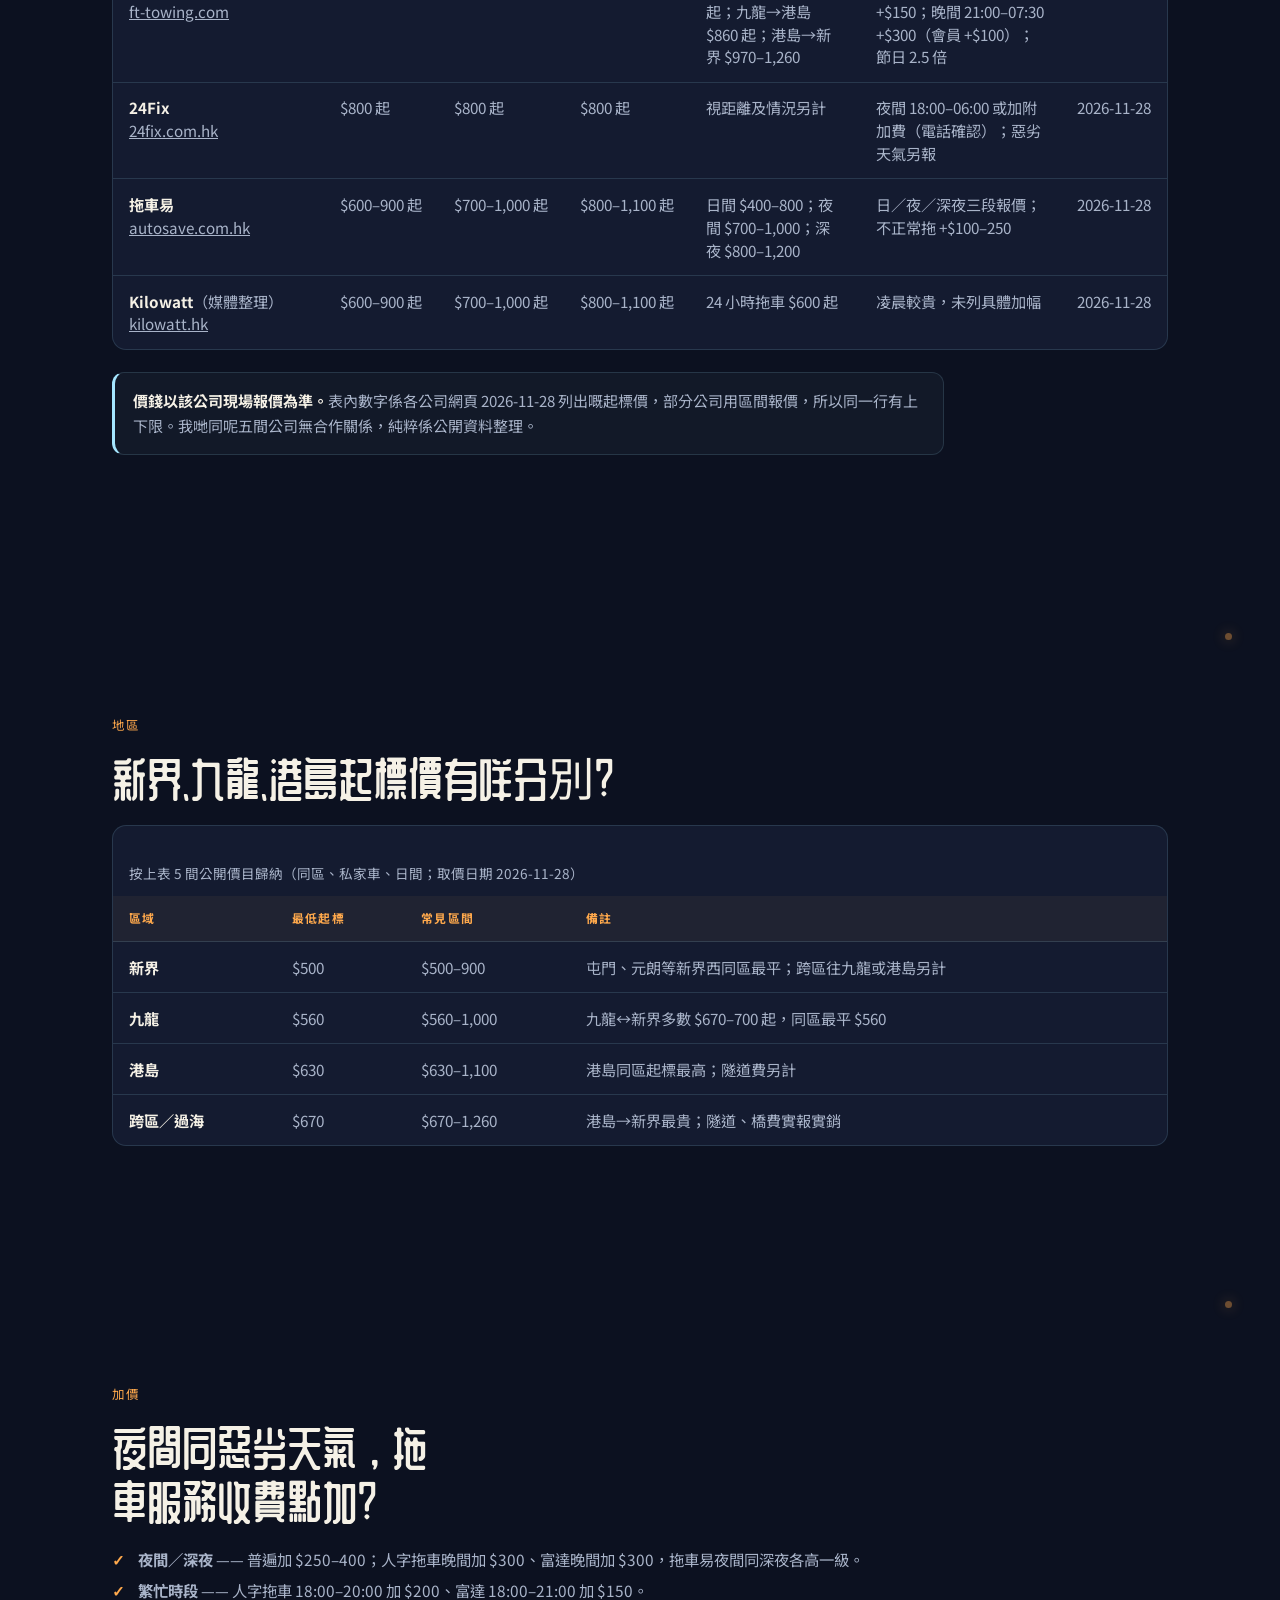
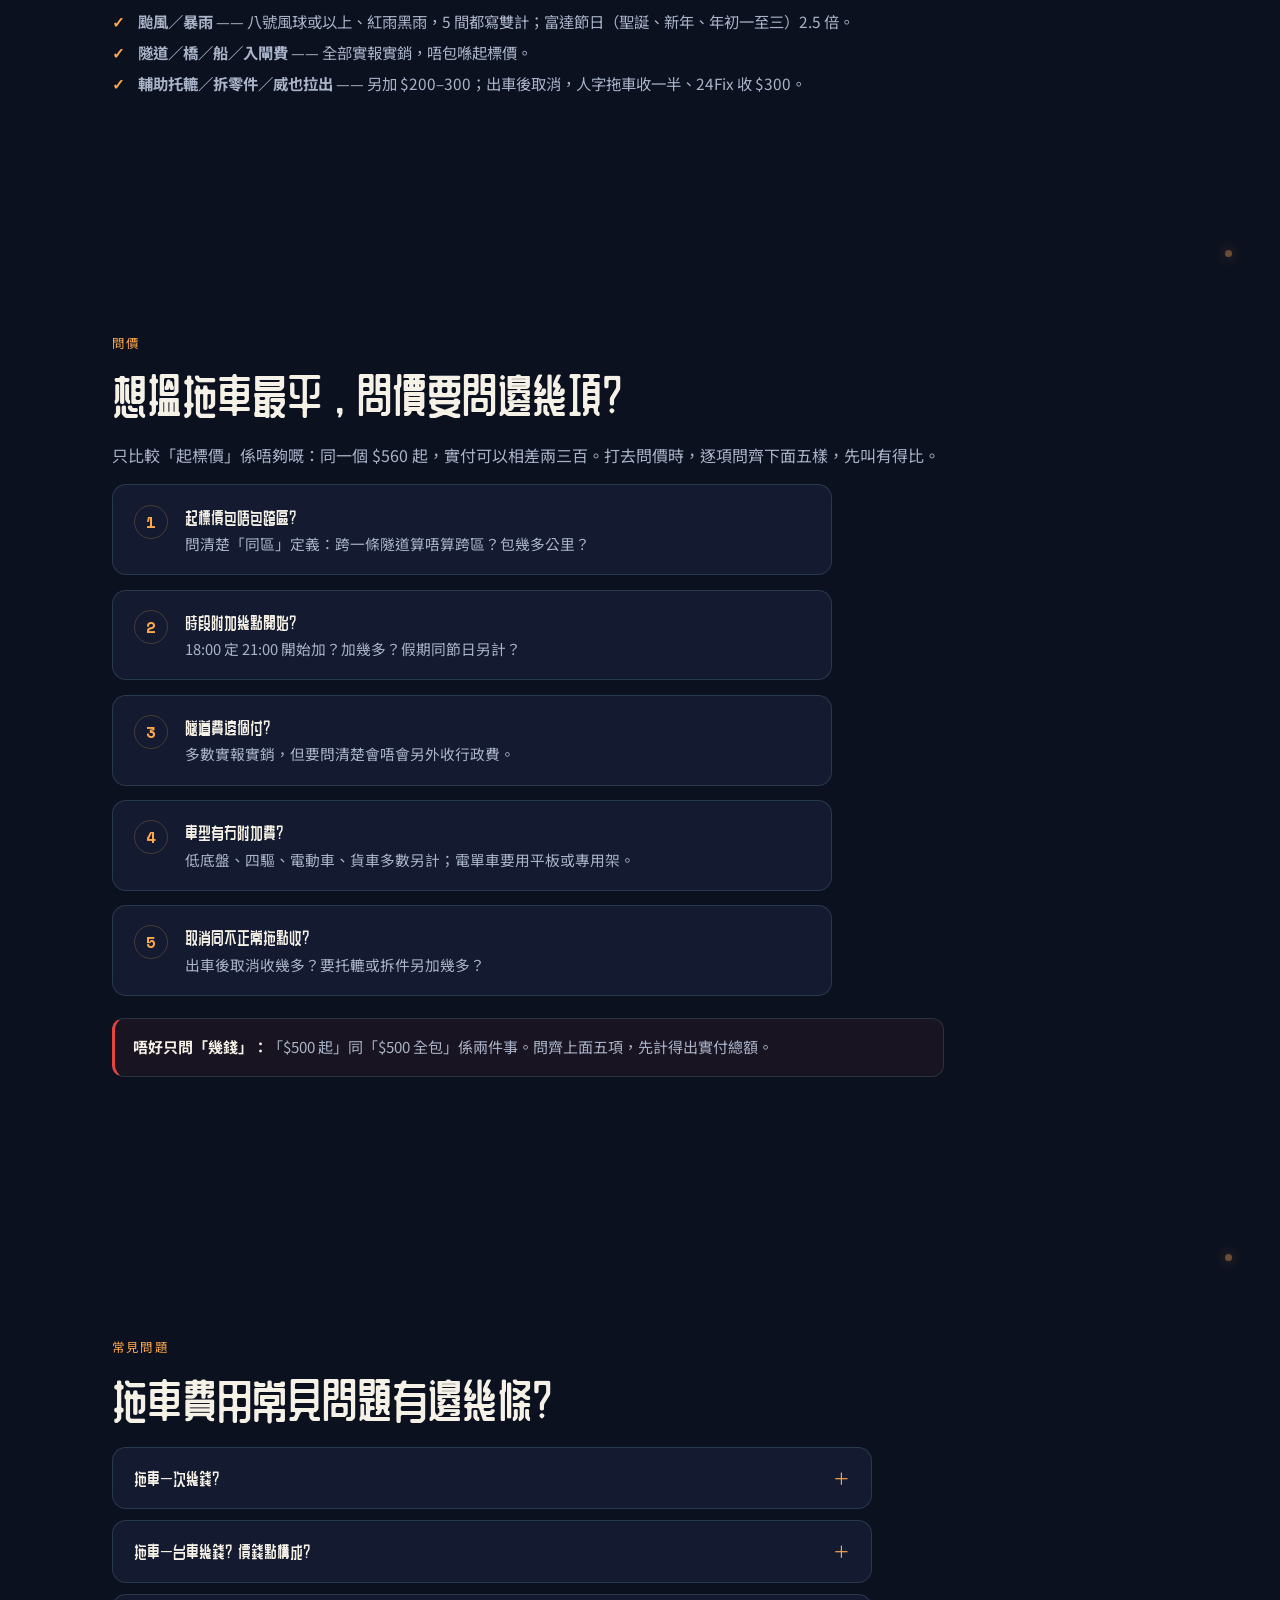
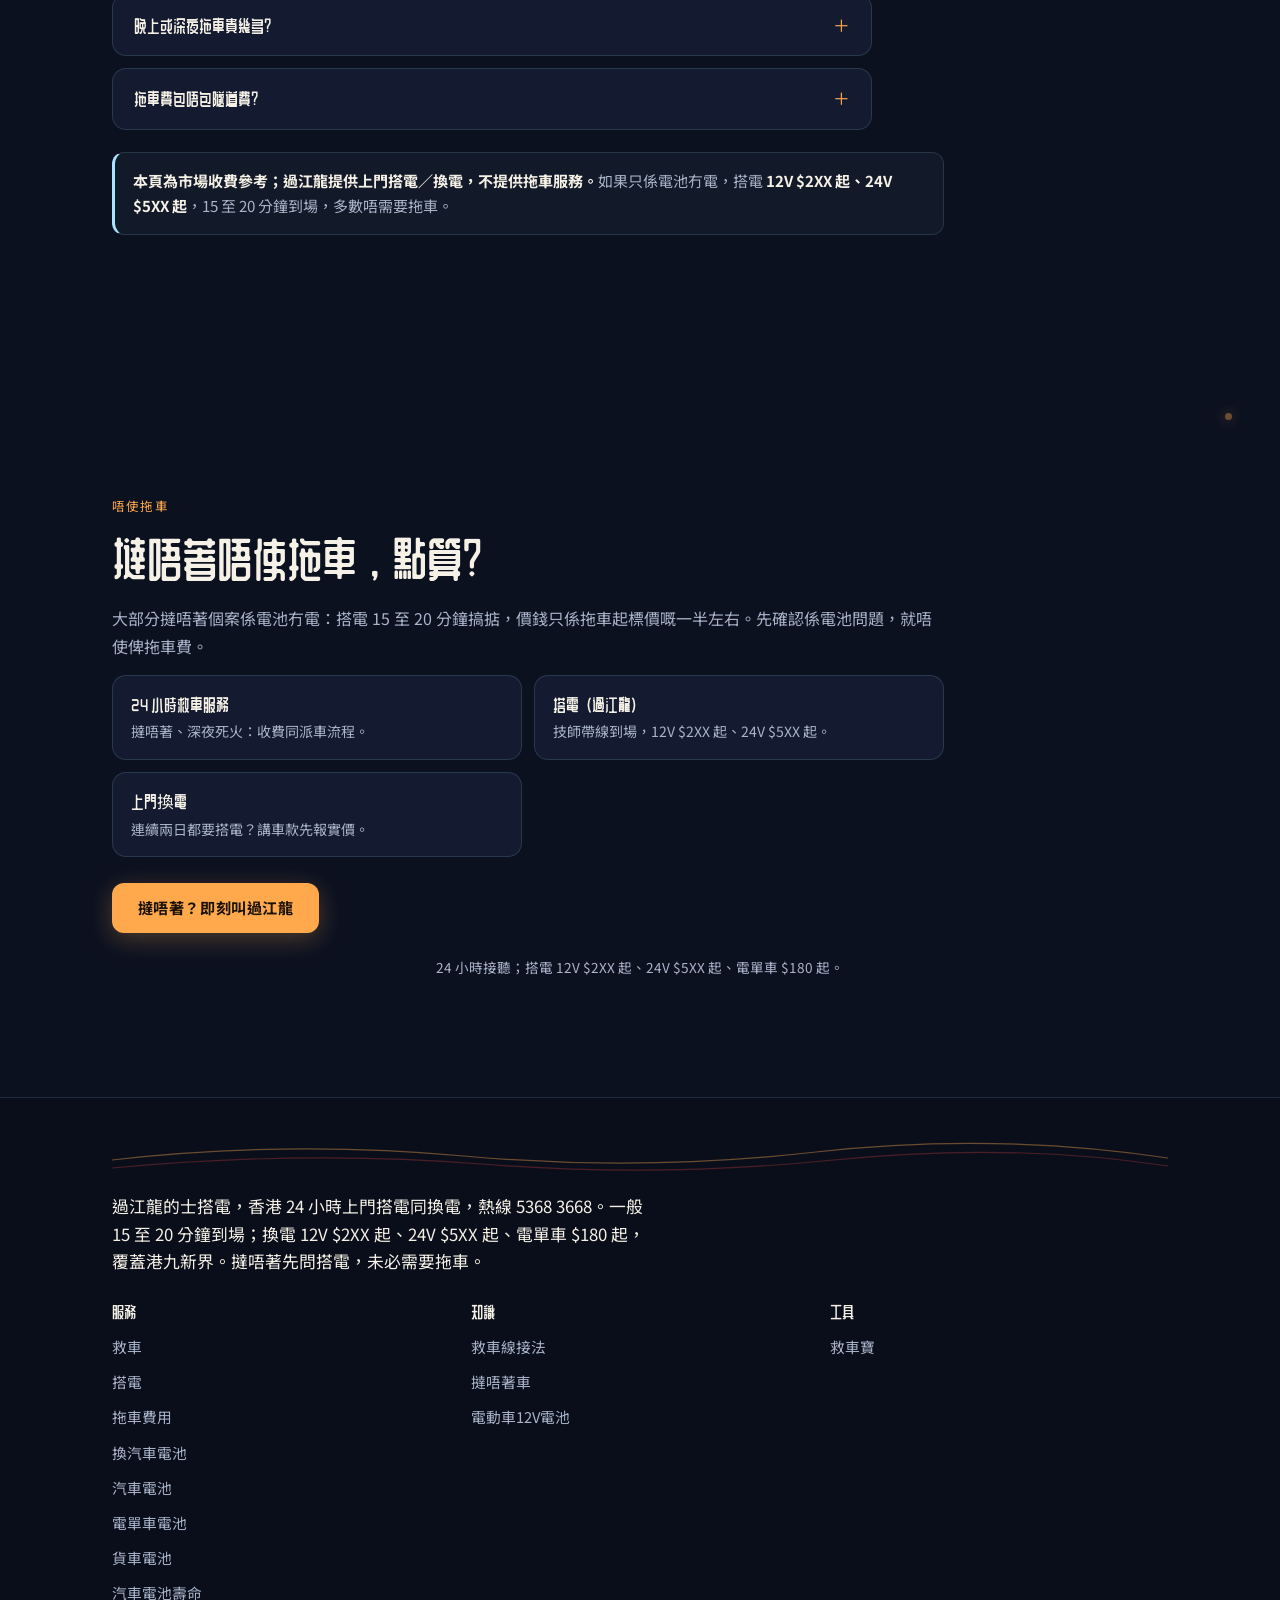
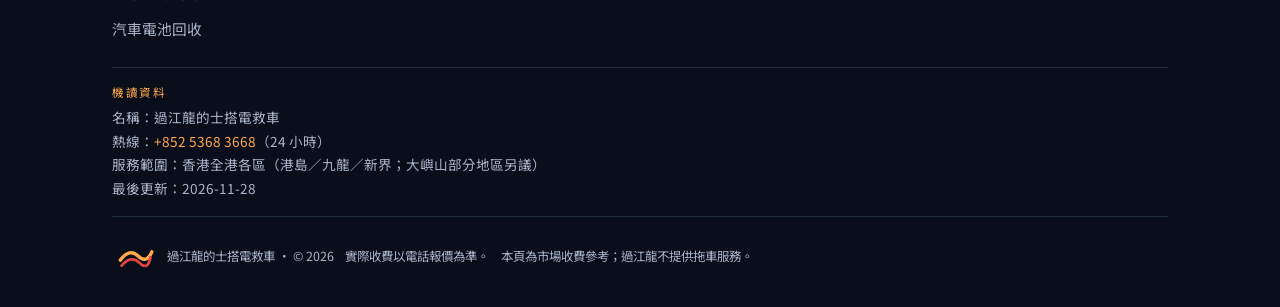
<file: towing-fee/index.html>
<!DOCTYPE html>
<html lang="zh-Hant">
<!-- preview-build: gjl-20261128-6fc2e34 -->
<!-- status: draft — /towing-fee/｜2026-11-28｜noindex 中，未發佈；見 docs/DRAFT-REGISTER.md -->
<head>
<meta charset="UTF-8">
<meta name="viewport" content="width=device-width, initial-scale=1.0">
<meta name="robots" content="noindex,nofollow">
<title>拖車費用對比：香港 5 間拖車起標價</title>
<meta name="description" content="香港拖車起標價（日間・同區・私家車）：新界 $500 起、九龍 $560 起、港島 $630 起，跨區過海 $670–1,260。逐間列出來源同取價日期，另講夜間同惡劣天氣加價規則。">
<link rel="canonical" href="https://taxi-jumpstart.com/towing-fee/">
<meta property="og:type" content="article">
<meta property="og:title" content="拖車費用對比：香港 5 間拖車起標價">
<meta property="og:description" content="逐間列出拖車起標價、來源同取價日期；附夜間／惡劣天氣加價規則。">
<meta property="og:image" content="https://taxi-jumpstart.com/assets/hero-poster.jpg">
<meta property="og:image:alt" content="夜晚路邊車輛等候拖車">
<meta property="og:url" content="https://taxi-jumpstart.com/towing-fee/">
<meta property="og:locale" content="zh_HK">
<meta name="twitter:card" content="summary_large_image">
<meta name="twitter:title" content="拖車費用對比：香港 5 間拖車起標價">
<meta name="twitter:description" content="新界 $500 起、九龍 $560 起、港島 $630 起；逐間列來源。">
<meta name="twitter:image" content="https://taxi-jumpstart.com/assets/hero-poster.jpg">
<meta name="theme-color" content="#0C1120">
<link rel="icon" href="data:image/svg+xml,%3Csvg xmlns='http://www.w3.org/2000/svg' viewBox='0 0 64 64'%3E%3Crect width='64' height='64' rx='14' fill='%230C1120'/%3E%3Cpath d='M12 38 Q26 20 38 32 T58 26' stroke='%23FFA94C' stroke-width='5' fill='none' stroke-linecap='round'/%3E%3Cpath d='M14 46 Q28 30 40 42 T56 34' stroke='%23E5443F' stroke-width='4' fill='none' stroke-linecap='round'/%3E%3C/svg%3E">
<link rel="preload" href="../assets/fonts/pages-zcool-400.woff2" as="font" type="font/woff2" crossorigin>
<link rel="stylesheet" href="../assets/fonts/pages-fonts.css" media="print" onload="this.media='all'">
<noscript><link rel="stylesheet" href="../assets/fonts/pages-fonts.css"></noscript>
<link rel="stylesheet" href="../assets/style.css?v=27">
<link rel="stylesheet" href="../assets/pages.css?v=5">
<script async src="https://www.googletagmanager.com/gtag/js?id=G-LXWR9DQGWZ"></script>
<script>
  window.dataLayer = window.dataLayer || [];
  function gtag(){dataLayer.push(arguments);}
  gtag('js', new Date());
  gtag('config', 'G-LXWR9DQGWZ');
</script>
<script type="application/ld+json">
{
  "@context": "https://schema.org",
  "@graph": [
    {
      "@type": "WebPage",
      "@id": "https://taxi-jumpstart.com/towing-fee/#webpage",
      "url": "https://taxi-jumpstart.com/towing-fee/",
      "name": "拖車費用對比：香港 5 間拖車起標價",
      "description": "逐間列出香港 5 間拖車公司嘅公開起標價（日間・同區・私家車）、來源網址同取價日期，另講夜間同惡劣天氣加價規則。本頁為市場收費參考；過江龍提供上門搭電／換電，不提供拖車服務。",
      "inLanguage": "zh-Hant-HK",
      "datePublished": "2026-11-28",
      "dateModified": "2026-11-28",
      "isPartOf": { "@type": "WebSite", "@id": "https://taxi-jumpstart.com/#website", "name": "過江龍的士搭電", "url": "https://taxi-jumpstart.com/" },
      "publisher": { "@id": "https://taxi-jumpstart.com/#org" },
      "breadcrumb": { "@id": "https://taxi-jumpstart.com/towing-fee/#breadcrumb" }
    },
    {
      "@type": "BreadcrumbList",
      "@id": "https://taxi-jumpstart.com/towing-fee/#breadcrumb",
      "itemListElement": [
        { "@type": "ListItem", "position": 1, "name": "首頁", "item": "https://taxi-jumpstart.com/" },
        { "@type": "ListItem", "position": 2, "name": "拖車費用", "item": "https://taxi-jumpstart.com/towing-fee/" }
      ]
    },
    {
      "@type": "FAQPage",
      "@id": "https://taxi-jumpstart.com/towing-fee/#faq",
      "mainEntity": [
        { "@type": "Question", "name": "拖車一次幾錢？", "acceptedAnswer": { "@type": "Answer", "text": "以日間、同區、私家車計，公開起標價由新界 $500 起、九龍 $560 起、港島 $630 起；跨區或過海多數 $670 至 $1,260。實際收費按車型、距離、時段同隧道費另計，預約時要問實價。" } },
        { "@type": "Question", "name": "拖車一台車幾錢？價錢點構成？", "acceptedAnswer": { "@type": "Answer", "text": "四個部分：起步費（同區起標）、跨區或里程費、隧道／橋／入閘費（多數實報實銷）、夜間或惡劣天氣附加。部分公司另收起車後取消費或不正常拖附加費。" } },
        { "@type": "Question", "name": "晚上或深夜拖車貴幾多？", "acceptedAnswer": { "@type": "Answer", "text": "普遍加 $250 至 $400：人字拖車晚間 21:00 至 06:30 加 $300，富達晚間 21:00 至 07:30 加 $300，拖車易夜間報價比日間高一個級別。八號風球或以上、紅雨黑雨多數雙計。" } },
        { "@type": "Question", "name": "拖車費包唔包隧道費？", "acceptedAnswer": { "@type": "Answer", "text": "多數唔包。5 間公司嘅價目都寫明隧道費、橋費、船費、入閘費實報實銷；輔助托轆、威也拉出、拆零件亦另加 $200 至 $300。問價時要一併問埋呢幾項。" } }
      ]
    }
  ]
}
</script>
</head>
<body>
<a class="skip" href="#main">跳至主要內容</a>

<header class="site-head" id="siteHead">
  <div class="site-rail" aria-hidden="true"></div>
  <div class="wrap site-head-inner">
    <a class="site-brand" href="../index.html" aria-label="過江龍的士搭電 首頁">
      <svg class="brand-mark" viewBox="0 0 64 64" aria-hidden="true"><path d="M12 38 Q26 20 38 32 T58 26" stroke="#FFA94C" stroke-width="5" fill="none" stroke-linecap="round"/><path d="M14 46 Q28 30 40 42 T56 34" stroke="#E5443F" stroke-width="4" fill="none" stroke-linecap="round"/></svg>
      <span class="site-brand-text">
        <span class="site-brand-name">過江龍的士搭電</span>
        <span class="site-brand-mono">JUMP START HK</span>
      </span>
    </a>
    <nav class="site-nav" aria-label="主導覽">
      <a href="../services/24-hour-rescue/">救車</a>
      <a href="../services/battery-jump/">搭電</a>
      <a href="../battery/replace/">換汽車電池</a>
      <a href="../battery/">汽車電池</a>
      <a href="../towing-fee/" aria-current="page">拖車費用<i class="nav-ref">參考</i></a>
      <a href="../tools/jump-starter/">救車寶</a>
    </nav>
    <a class="site-call" href="tel:+85253683668" aria-label="24 小時熱線 5368 3668">
      <span class="site-call-txt">24H · 5368 3668</span>
      <span class="site-call-ic" aria-hidden="true">☎</span>
    </a>
    <details class="nav-menu">
      <summary aria-label="開啟導覽選單"><svg class="nav-burger" viewBox="0 0 24 24" aria-hidden="true" focusable="false"><path d="M4 7h16M4 12h16M4 17h16" stroke="currentColor" stroke-width="2" stroke-linecap="round"/></svg></summary>
      <div class="nav-menu-panel" role="navigation" aria-label="導覽選單">
        <a href="../services/24-hour-rescue/">救車</a>
        <a href="../services/battery-jump/">搭電</a>
        <a href="../battery/replace/">換汽車電池</a>
        <a href="../battery/">汽車電池</a>
        <a href="../towing-fee/" aria-current="page">拖車費用<i class="nav-ref">參考</i></a>
        <a href="../tools/jump-starter/">救車寶</a>
        <a class="nav-menu-call" href="tel:+85253683668">24 小時熱線 · 5368 3668</a>
      </div>
    </details>
  </div>
</header>

<main id="main" tabindex="-1">

<section class="p-hero" aria-labelledby="page-h1">
  <div class="wrap">
    <nav class="crumbs" aria-label="麵包屑導覽">
      <a href="../index.html">首頁</a><span class="sep">›</span><span aria-current="page">拖車費用對比</span>
    </nav>
    <h1 class="p-h1" id="page-h1">拖車費用幾多？5 間公司起標價對比</h1>
    <p class="p-sub">呢頁逐間列出香港拖車公司嘅公開起標價，連來源網址同取價日期（2026-11-28），另講夜間同惡劣天氣點加價，方便你打去問價前有個底。</p>

    <div class="ans">
      <span class="ans-label">三行結論</span>
      <p>日間、同區、私家車計：新界 <strong>$500 起</strong>、九龍 <strong>$560 起</strong>、港島 <strong>$630 起</strong>，跨區過海 $670–1,260；夜間多數加 $250–400，颱風同黑紅雨多數雙計，隧道費另計。</p>
    </div>

    <div class="cta-row">
      <a class="btn" href="tel:+85253683668">撻唔著？即刻叫過江龍</a>
      <a class="btn ghost" href="#table">睇五間對比表</a>
    </div>
    <p class="fine">我哋做上門搭電同換電，唔做拖車；下面嘅價錢係市場參考。</p>
  </div>
</section>

<section class="section" aria-labelledby="method-h">
  <div class="wrap sec-enter">
    <p class="kicker">口徑</p>
    <h2 class="h2" id="method-h">呢張表點解值得參考？</h2>
    <div class="prose">
      <p>香港拖車價錢一向「唔公開價、電話先報」，所以網上大部分內容都係「大約 $400 至 $1,200」呢類籠統講法。我哋做法相反：只收錄<strong>公司自己網頁列出嘅價目</strong>，逐間列明起標價、時段附加、來源網址同取價日期，你可以自己開連結核對。</p>
      <p>口徑統一：全部用「日間、同區、私家車、最低消費」嘅起標價，唔用單一數字誤導。所有價錢最後以該公司現場報價為準。</p>
    </div>
  </div>
</section>

<section class="section" aria-labelledby="table-h" id="table">
  <div class="wrap sec-enter">
    <p class="kicker">對比表</p>
    <h2 class="h2" id="table-h">五間公司起標價相差幾多？</h2>
    <div class="tbl-wrap">
      <table class="fee">
        <caption class="fine" style="text-align:left;padding:.8rem 1rem">起標價＝日間・同區・私家車・最低消費；取價日期 2026-11-28</caption>
        <thead>
          <tr><th scope="col">公司</th><th scope="col">新界同區</th><th scope="col">九龍同區</th><th scope="col">港島同區</th><th scope="col">跨區／過海</th><th scope="col">夜間／惡劣天氣</th><th scope="col">取價日期</th></tr>
        </thead>
        <tbody>
          <tr><td data-label="公司"><strong>人字拖車</strong><br><a href="https://www.flipfloptowingrescue.com/" rel="nofollow noopener" target="_blank">flipfloptowingrescue.com</a></td><td class="nowrap" data-label="新界同區">$500 起</td><td class="nowrap" data-label="九龍同區">$600 起</td><td class="nowrap" data-label="港島同區">$800 起</td><td data-label="跨區／過海">九龍↔新界 $700 起；涉及港島 $900 起</td><td data-label="夜間／惡劣天氣">繁忙 18:00–20:00 +$200；晚間 21:00–06:30 +$300；八號風球／紅黑雨雙倍</td><td class="nowrap" data-label="取價日期">2026-11-28</td></tr>
          <tr><td data-label="公司"><strong>富達拖車（非會員）</strong><br><a href="https://www.ft-towing.com/hongkongtowtruckfeehowmuch2024" rel="nofollow noopener" target="_blank">ft-towing.com</a></td><td class="nowrap" data-label="新界同區">$560 起</td><td class="nowrap" data-label="九龍同區">$560 起</td><td class="nowrap" data-label="港島同區">$630 起</td><td data-label="跨區／過海">九龍↔新界 $670 起；九龍→港島 $860 起；港島→新界 $970–1,260</td><td data-label="夜間／惡劣天氣">繁忙 18:00–21:00 +$150；晚間 21:00–07:30 +$300（會員 +$100）；節日 2.5 倍</td><td class="nowrap" data-label="取價日期">2026-11-28</td></tr>
          <tr><td data-label="公司"><strong>24Fix</strong><br><a href="https://24fix.com.hk/services.html" rel="nofollow noopener" target="_blank">24fix.com.hk</a></td><td class="nowrap" data-label="新界同區">$800 起</td><td class="nowrap" data-label="九龍同區">$800 起</td><td class="nowrap" data-label="港島同區">$800 起</td><td data-label="跨區／過海">視距離及情況另計</td><td data-label="夜間／惡劣天氣">夜間 18:00–06:00 或加附加費（電話確認）；惡劣天氣另報</td><td class="nowrap" data-label="取價日期">2026-11-28</td></tr>
          <tr><td data-label="公司"><strong>拖車易</strong><br><a href="https://autosave.com.hk" rel="nofollow noopener" target="_blank">autosave.com.hk</a></td><td class="nowrap" data-label="新界同區">$600–900 起</td><td class="nowrap" data-label="九龍同區">$700–1,000 起</td><td class="nowrap" data-label="港島同區">$800–1,100 起</td><td data-label="跨區／過海">日間 $400–800；夜間 $700–1,000；深夜 $800–1,200</td><td data-label="夜間／惡劣天氣">日／夜／深夜三段報價；不正常拖 +$100–250</td><td class="nowrap" data-label="取價日期">2026-11-28</td></tr>
          <tr><td data-label="公司"><strong>Kilowatt</strong>（媒體整理）<br><a href="https://www.kilowatt.hk/news/5253-24小時拖車-拖車服務-價錢-電話懶人包" rel="nofollow noopener" target="_blank">kilowatt.hk</a></td><td class="nowrap" data-label="新界同區">$600–900 起</td><td class="nowrap" data-label="九龍同區">$700–1,000 起</td><td class="nowrap" data-label="港島同區">$800–1,100 起</td><td data-label="跨區／過海">24 小時拖車 $600 起</td><td data-label="夜間／惡劣天氣">凌晨較貴，未列具體加幅</td><td class="nowrap" data-label="取價日期">2026-11-28</td></tr>
        </tbody>
      </table>
    </div>
    <div class="note-box">
      <p><strong>價錢以該公司現場報價為準。</strong>表內數字係各公司網頁 2026-11-28 列出嘅起標價，部分公司用區間報價，所以同一行有上下限。我哋同呢五間公司無合作關係，純粹係公開資料整理。</p>
    </div>
  </div>
</section>

<section class="section" aria-labelledby="area-h">
  <div class="wrap sec-enter">
    <p class="kicker">地區</p>
    <h2 class="h2" id="area-h">新界、九龍、港島起標價有咩分別？</h2>
    <div class="tbl-wrap">
      <table class="fee">
        <caption class="fine" style="text-align:left;padding:.8rem 1rem">按上表 5 間公開價目歸納（同區、私家車、日間；取價日期 2026-11-28）</caption>
        <thead>
          <tr><th scope="col">區域</th><th scope="col">最低起標</th><th scope="col">常見區間</th><th scope="col">備註</th></tr>
        </thead>
        <tbody>
          <tr><td data-label="區域"><strong>新界</strong></td><td class="nowrap" data-label="最低起標">$500</td><td class="nowrap" data-label="常見區間">$500–900</td><td data-label="備註">屯門、元朗等新界西同區最平；跨區往九龍或港島另計</td></tr>
          <tr><td data-label="區域"><strong>九龍</strong></td><td class="nowrap" data-label="最低起標">$560</td><td class="nowrap" data-label="常見區間">$560–1,000</td><td data-label="備註">九龍↔新界多數 $670–700 起，同區最平 $560</td></tr>
          <tr><td data-label="區域"><strong>港島</strong></td><td class="nowrap" data-label="最低起標">$630</td><td class="nowrap" data-label="常見區間">$630–1,100</td><td data-label="備註">港島同區起標最高；隧道費另計</td></tr>
          <tr><td data-label="區域"><strong>跨區／過海</strong></td><td class="nowrap" data-label="最低起標">$670</td><td class="nowrap" data-label="常見區間">$670–1,260</td><td data-label="備註">港島→新界最貴；隧道、橋費實報實銷</td></tr>
        </tbody>
      </table>
    </div>
  </div>
</section>

<section class="section" aria-labelledby="markup-h">
  <div class="wrap sec-enter">
    <p class="kicker">加價</p>
    <h2 class="h2" id="markup-h">夜間同惡劣天氣，拖車服務收費點加？</h2>
    <ul class="check-list">
      <li><strong>夜間／深夜</strong> —— 普遍加 $250–400；人字拖車晚間加 $300、富達晚間加 $300，拖車易夜間同深夜各高一級。</li>
      <li><strong>繁忙時段</strong> —— 人字拖車 18:00–20:00 加 $200、富達 18:00–21:00 加 $150。</li>
      <li><strong>颱風／暴雨</strong> —— 八號風球或以上、紅雨黑雨，5 間都寫雙計；富達節日（聖誕、新年、年初一至三）2.5 倍。</li>
      <li><strong>隧道／橋／船／入閘費</strong> —— 全部實報實銷，唔包喺起標價。</li>
      <li><strong>輔助托轆／拆零件／威也拉出</strong> —— 另加 $200–300；出車後取消，人字拖車收一半、24Fix 收 $300。</li>
    </ul>
  </div>
</section>

<section class="section" aria-labelledby="cheap-h">
  <div class="wrap sec-enter">
    <p class="kicker">問價</p>
    <h2 class="h2" id="cheap-h">想搵拖車最平，問價要問邊幾項？</h2>
    <div class="prose">
      <p>只比較「起標價」係唔夠嘅：同一個 $560 起，實付可以相差兩三百。打去問價時，逐項問齊下面五樣，先叫有得比。</p>
    </div>
    <ol class="guide-list stagger">
      <li><span>1</span><div><h3>起標價包唔包跨區？</h3><p>問清楚「同區」定義：跨一條隧道算唔算跨區？包幾多公里？</p></div></li>
      <li><span>2</span><div><h3>時段附加幾點開始？</h3><p>18:00 定 21:00 開始加？加幾多？假期同節日另計？</p></div></li>
      <li><span>3</span><div><h3>隧道費邊個付？</h3><p>多數實報實銷，但要問清楚會唔會另外收行政費。</p></div></li>
      <li><span>4</span><div><h3>車型有冇附加費？</h3><p>低底盤、四驅、電動車、貨車多數另計；電單車要用平板或專用架。</p></div></li>
      <li><span>5</span><div><h3>取消同不正常拖點收？</h3><p>出車後取消收幾多？要托轆或拆件另加幾多？</p></div></li>
    </ol>
    <div class="note-box warn-box">
      <p><strong>唔好只問「幾錢」：</strong>「$500 起」同「$500 全包」係兩件事。問齊上面五項，先計得出實付總額。</p>
    </div>
  </div>
</section>

<section class="section faq" id="faq" aria-labelledby="faq-h">
  <div class="wrap sec-enter">
    <p class="kicker">常見問題</p>
    <h2 class="h2" id="faq-h">拖車費用常見問題有邊幾條？</h2>
    <div class="faq-list">
      <details><summary>拖車一次幾錢？</summary><p>日間、同區、私家車計：新界 $500 起、九龍 $560 起、港島 $630 起；跨區或過海 $670–1,260。實際按車型、距離、時段同隧道費另計。</p></details>
      <details><summary>拖車一台車幾錢？價錢點構成？</summary><p>四部分：起步費、跨區或里程費、隧道／橋／入閘費（多數實報實銷）、夜間或惡劣天氣附加；部分公司另收起車後取消費。</p></details>
      <details><summary>晚上或深夜拖車貴幾多？</summary><p>普遍加 $250–400：人字拖車 21:00–06:30 加 $300，富達 21:00–07:30 加 $300，拖車易夜間同深夜高一級。八號風球或紅黑雨多數雙計。</p></details>
      <details><summary>拖車費包唔包隧道費？</summary><p>多數唔包。5 間都寫明隧道、橋、船、入閘費實報實銷；輔助托轆或拆件另加 $200–300。</p></details>
    </div>
    <div class="note-box">
      <p><strong>本頁為市場收費參考；過江龍提供上門搭電／換電，不提供拖車服務。</strong>如果只係電池冇電，搭電 <strong>12V $2XX 起、24V $5XX 起</strong>，15 至 20 分鐘到場，多數唔需要拖車。</p>
    </div>
  </div>
</section>

<section class="section" aria-labelledby="jump-h">
  <div class="wrap sec-enter">
    <p class="kicker">唔使拖車</p>
    <h2 class="h2" id="jump-h">撻唔著唔使拖車，點算？</h2>
    <div class="prose">
      <p>大部分撻唔著個案係電池冇電：搭電 15 至 20 分鐘搞掂，價錢只係拖車起標價嘅一半左右。先確認係電池問題，就唔使俾拖車費。</p>
    </div>
    <div class="rel-grid">
      <a href="../services/24-hour-rescue/"><h3>24 小時救車服務</h3><p>撻唔著、深夜死火：收費同派車流程。</p></a>
      <a href="../services/battery-jump/"><h3>搭電（過江龍）</h3><p>技師帶線到場，12V $2XX 起、24V $5XX 起。</p></a>
      <a href="../battery/replace/"><h3>上門換電</h3><p>連續兩日都要搭電？講車款先報實價。</p></a>
    </div>
    <div class="cta-row" style="margin-top:1.6rem">
      <a class="btn" href="tel:+85253683668">撻唔著？即刻叫過江龍</a>
    </div>
    <p class="fine">24 小時接聽；搭電 12V $2XX 起、24V $5XX 起、電單車 $180 起。</p>
  </div>
</section>

</main>

<footer class="footer site-foot">
  <div class="wrap">
    <div class="foot-cable" aria-hidden="true">
      <svg viewBox="0 0 1200 40" preserveAspectRatio="none" focusable="false">
        <path d="M0 26 Q200 6 400 22 T800 18 T1200 24" />
        <path d="M0 34 Q220 16 420 30 T820 26 T1200 32" />
      </svg>
    </div>
    <p class="foot-answer">過江龍的士搭電，香港 24 小時上門搭電同換電，熱線 5368 3668。一般 15 至 20 分鐘到場；換電 12V $2XX 起、24V $5XX 起、電單車 $180 起，覆蓋港九新界。撻唔著先問搭電，未必需要拖車。</p>
    <div class="foot-groups">
      <div class="foot-group">
        <h3>服務</h3>
        <ul>
          <li><a href="../services/24-hour-rescue/">救車</a></li>
          <li><a href="../services/battery-jump/">搭電</a></li>
          <li><a href="../towing-fee/">拖車費用</a></li>
          <li><a href="../battery/replace/">換汽車電池</a></li>
          <li><a href="../battery/">汽車電池</a></li>
          <li><a href="../services/motorcycle-battery/">電單車電池</a></li>
          <li><a href="../services/truck-battery/">貨車電池</a></li>
          <li><a href="../battery/lifespan/">汽車電池壽命</a></li>
          <li><a href="../battery/recycle/">汽車電池回收</a></li>
        </ul>
      </div>
      <div class="foot-group">
        <h3>知識</h3>
        <ul>
          <li><a href="../guides/jump-lead-steps/">救車線接法</a></li>
          <li><a href="../guides/wont-start/">撻唔著車</a></li>
          <li><a href="../guides/ev-12v-battery/">電動車12V電池</a></li>
        </ul>
      </div>
      <div class="foot-group">
        <h3>工具</h3>
        <ul>
          <li><a href="../tools/jump-starter/">救車寶</a></li>
        </ul>
      </div>
    </div>
    <div class="foot-machine" aria-labelledby="foot-machine-h">
      <h3 id="foot-machine-h">機讀資料</h3>
      <ul>
        <li>名稱：過江龍的士搭電救車</li>
        <li>熱線：<a href="tel:+85253683668">+852 5368 3668</a>（24 小時）</li>
        <li>服務範圍：香港全港各區（港島／九龍／新界；大嶼山部分地區另議）</li>
        <li>最後更新：2026-11-28</li>
      </ul>
    </div>
    <div class="foot-end">
      <svg class="brand-mark" viewBox="0 0 64 64" aria-hidden="true"><path d="M12 38 Q26 20 38 32 T58 26" stroke="#FFA94C" stroke-width="5" fill="none" stroke-linecap="round"/><path d="M14 46 Q28 30 40 42 T56 34" stroke="#E5443F" stroke-width="4" fill="none" stroke-linecap="round"/></svg>
      <p class="foot-end-name">過江龍的士搭電救車 · © 2026</p>
      <p class="foot-end-note">實際收費以電話報價為準。
      <p class="foot-end-note">本頁為市場收費參考；過江龍不提供拖車服務。</p></p>
    </div>
  </div>
</footer>

<script src="../assets/pages.js?v=4"></script>
</body>
</html>
</file>
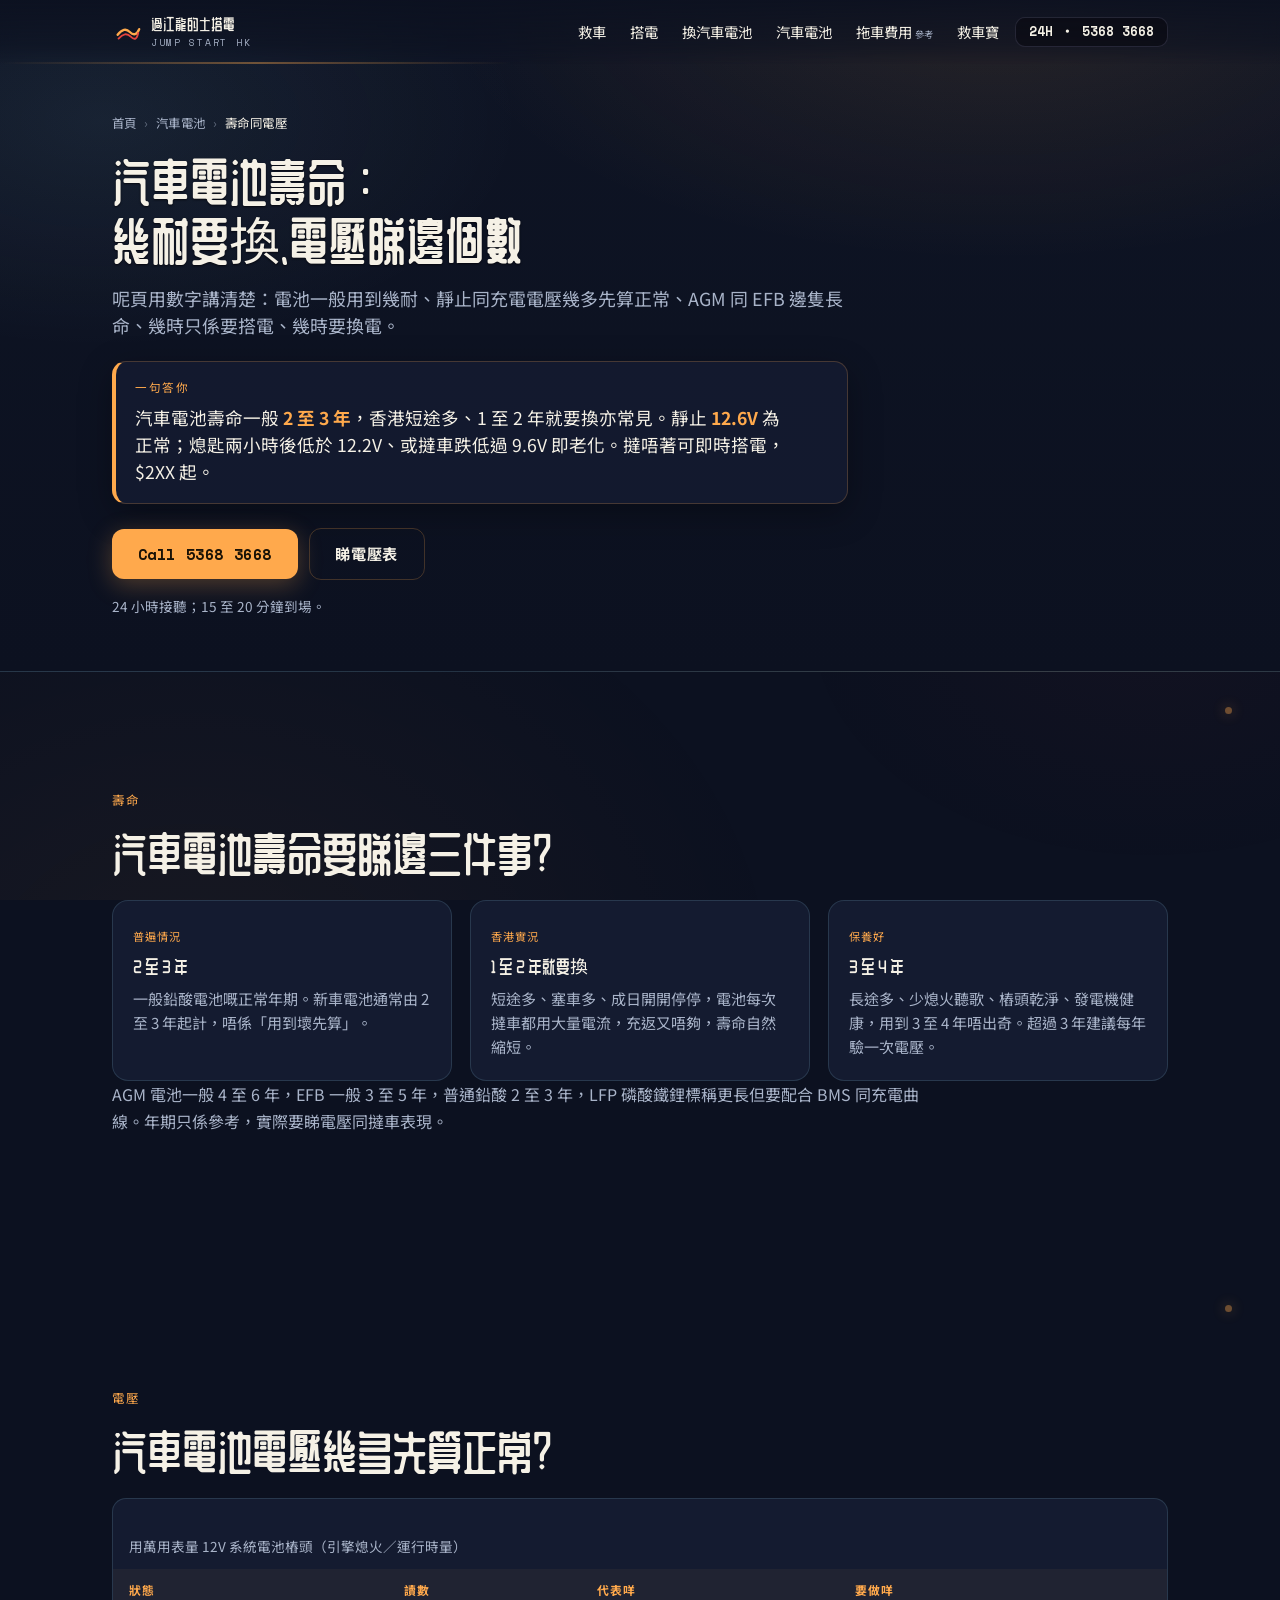
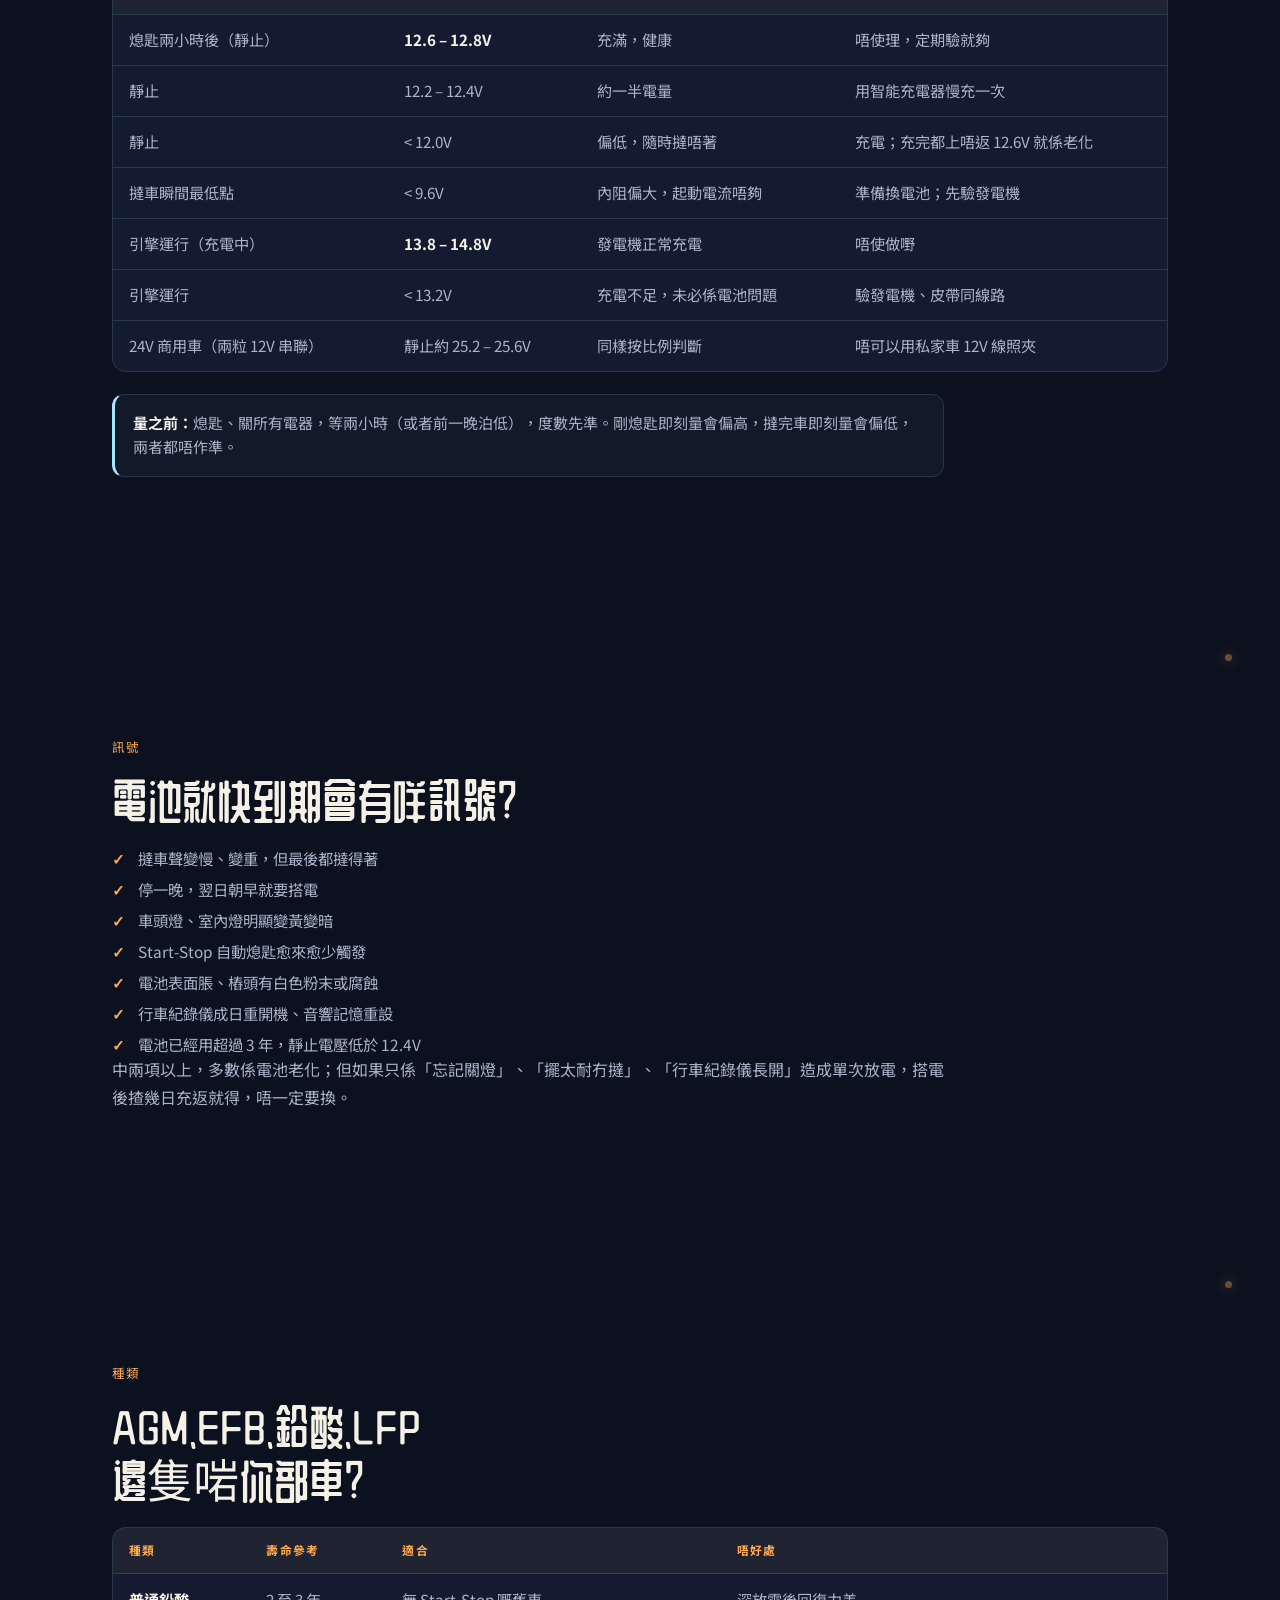
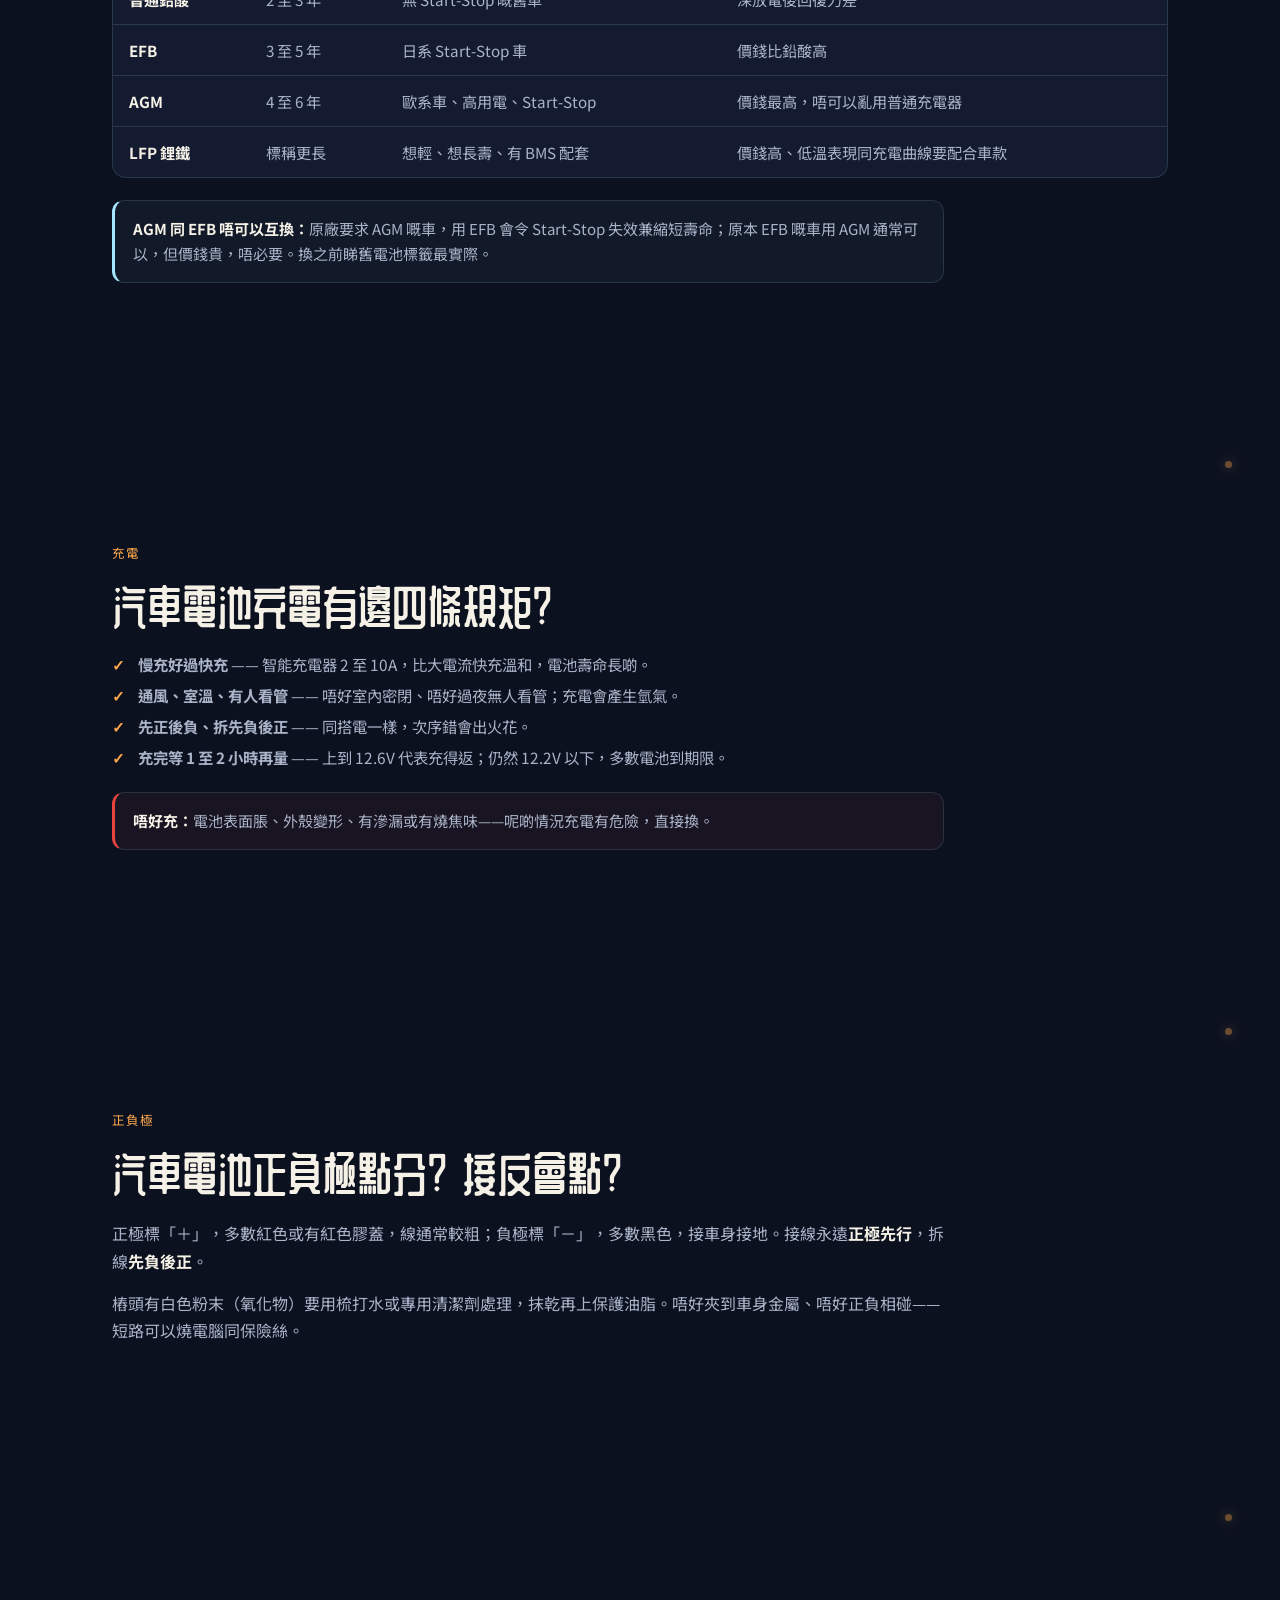
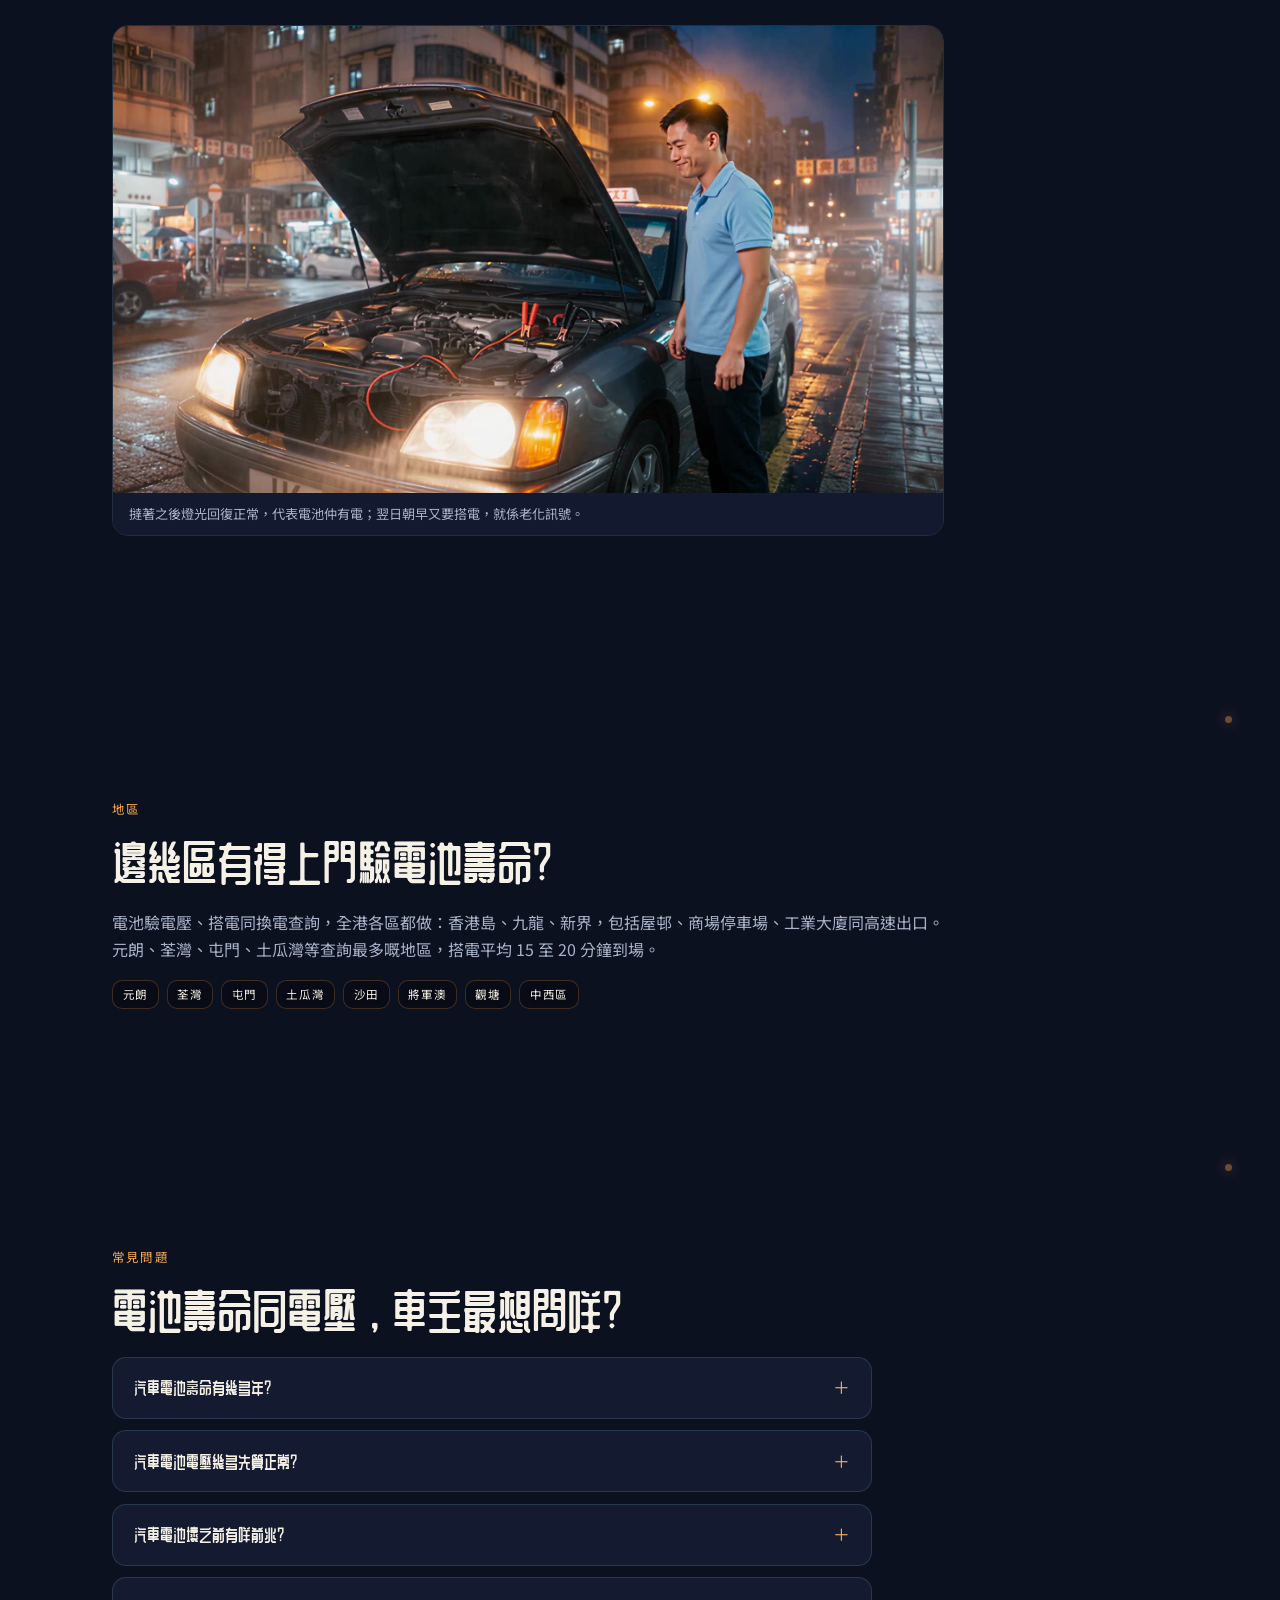
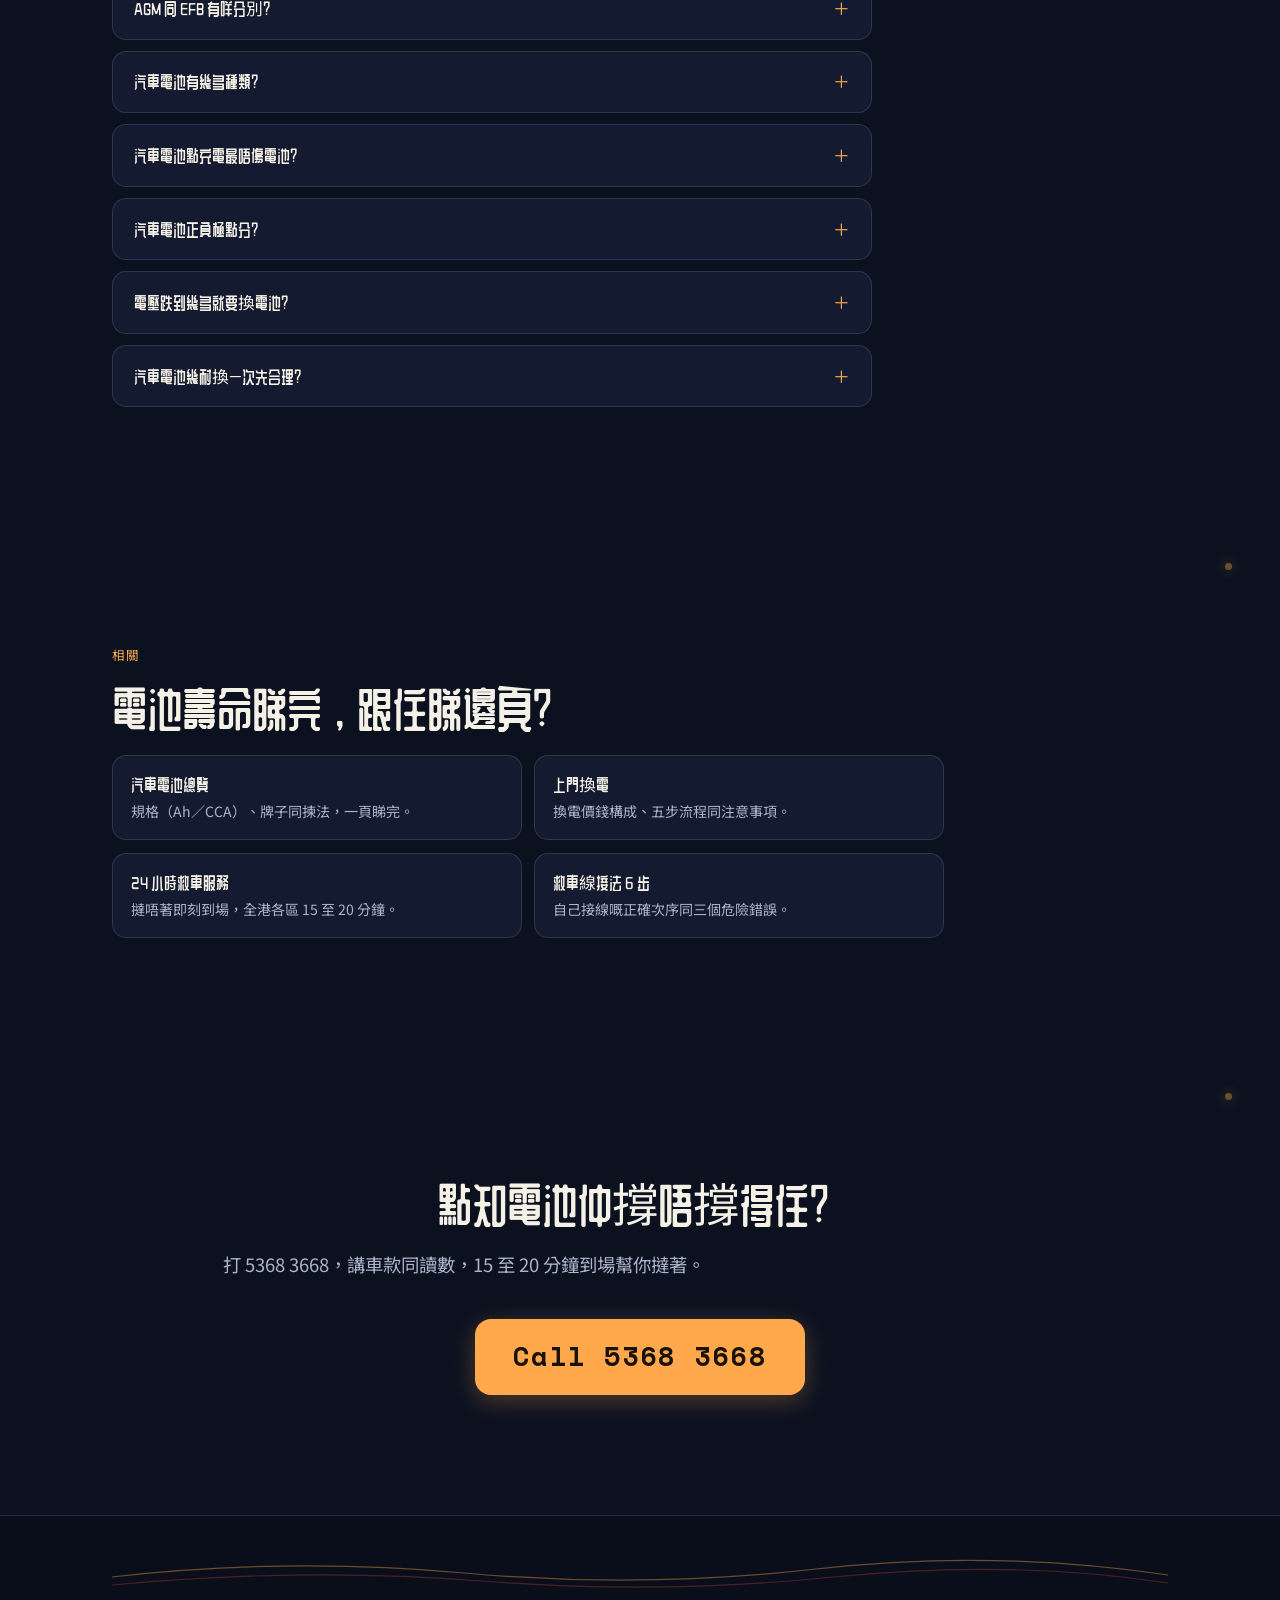
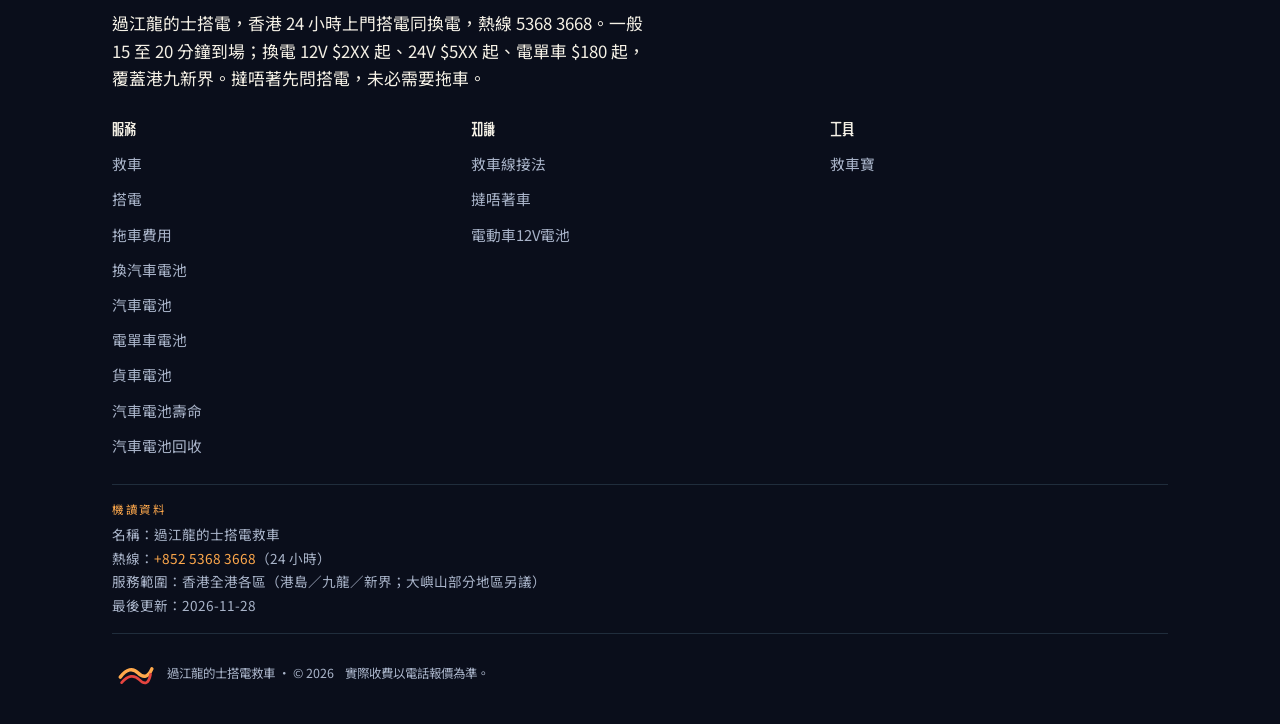
<file: battery/lifespan/index.html>
<!DOCTYPE html>
<html lang="zh-Hant">
<!-- preview-build: gjl-20261128-6fc2e34 -->
<!-- status: draft — /battery/lifespan/｜2026-11-26｜noindex 中，未發佈；見 docs/DRAFT-REGISTER.md -->
<head>
<meta charset="UTF-8">
<meta name="viewport" content="width=device-width, initial-scale=1.0">
<meta name="robots" content="noindex,nofollow">
<title>汽車電池壽命：幾耐要換、電壓幾多先正常</title>
<meta name="description" content="汽車電池壽命一般 2 至 3 年；靜止 12.6V 正常，撻車跌低過 9.6V 或熄匙兩小時低於 12.2V 即老化。另講 AGM／EFB 分別同充電貼士。">
<link rel="canonical" href="https://taxi-jumpstart.com/battery/lifespan/">
<meta property="og:type" content="article">
<meta property="og:title" content="汽車電池壽命：幾耐要換、電壓幾多先正常">
<meta property="og:description" content="壽命年期、電壓表、AGM／EFB 分別、充電方法同幾時換電，一頁睇完。">
<meta property="og:image" content="https://taxi-jumpstart.com/assets/hero-ending.jpg">
<meta property="og:image:alt" content="搭電後車頭燈亮起，代表電池仍然可以撐">
<meta property="og:url" content="https://taxi-jumpstart.com/battery/lifespan/">
<meta property="og:locale" content="zh_HK">
<meta name="twitter:card" content="summary_large_image">
<meta name="theme-color" content="#0C1120">
<link rel="icon" href="data:image/svg+xml,%3Csvg xmlns='http://www.w3.org/2000/svg' viewBox='0 0 64 64'%3E%3Crect width='64' height='64' rx='14' fill='%230C1120'/%3E%3Cpath d='M12 38 Q26 20 38 32 T58 26' stroke='%23FFA94C' stroke-width='5' fill='none' stroke-linecap='round'/%3E%3Cpath d='M14 46 Q28 30 40 42 T56 34' stroke='%23E5443F' stroke-width='4' fill='none' stroke-linecap='round'/%3E%3C/svg%3E">
<link rel="preload" href="../../assets/fonts/pages-zcool-400.woff2" as="font" type="font/woff2" crossorigin>
<link rel="stylesheet" href="../../assets/fonts/pages-fonts.css" media="print" onload="this.media='all'">
<noscript><link rel="stylesheet" href="../../assets/fonts/pages-fonts.css"></noscript>
<link rel="stylesheet" href="../../assets/style.css?v=27">
<link rel="stylesheet" href="../../assets/pages.css?v=5">
<script async src="https://www.googletagmanager.com/gtag/js?id=G-LXWR9DQGWZ"></script>
<script>
  window.dataLayer = window.dataLayer || [];
  function gtag(){dataLayer.push(arguments);}
  gtag('js', new Date());
  gtag('config', 'G-LXWR9DQGWZ');
</script>
<script type="application/ld+json">
{
  "@context": "https://schema.org",
  "@graph": [
    {
      "@type": "Service",
      "@id": "https://taxi-jumpstart.com/battery/lifespan/#service",
      "name": "汽車電池壽命判斷與 24 小時搭電",
      "serviceType": "汽車電池搭電救車",
      "description": "電池老化撻唔著，24 小時上門搭電：12V 私家車 $2XX 起、24V 貨車 $5XX 起、電單車 $180 起，15 至 20 分鐘到場。",
      "provider": { "@id": "https://taxi-jumpstart.com/#org" },
      "url": "https://taxi-jumpstart.com/battery/lifespan/",
      "areaServed": [
        { "@type": "AdministrativeArea", "name": "香港島" },
        { "@type": "AdministrativeArea", "name": "九龍" },
        { "@type": "AdministrativeArea", "name": "新界" }
      ],
      "hoursAvailable": { "@type": "OpeningHoursSpecification", "dayOfWeek": ["Monday","Tuesday","Wednesday","Thursday","Friday","Saturday","Sunday"], "opens": "00:00", "closes": "23:59" },
      "offers": [
        { "@type": "Offer", "name": "12V 私家車搭電救車", "priceSpecification": { "@type": "PriceSpecification", "priceCurrency": "HKD", "minPrice": 200, "maxPrice": 299 }, "areaServed": { "@type": "AdministrativeArea", "name": "香港" } },
        { "@type": "Offer", "name": "24V 貨車搭電救車", "priceSpecification": { "@type": "PriceSpecification", "priceCurrency": "HKD", "minPrice": 500 }, "areaServed": { "@type": "AdministrativeArea", "name": "香港" } },
        { "@type": "Offer", "name": "電單車搭電救車", "priceSpecification": { "@type": "PriceSpecification", "priceCurrency": "HKD", "price": 180 }, "areaServed": { "@type": "AdministrativeArea", "name": "香港" } }
      ]
    },
    {
      "@type": "Dataset",
      "@id": "https://taxi-jumpstart.com/battery/lifespan/#voltage-dataset",
      "name": "汽車電池電壓參考表（12V 系統）",
      "description": "香港車主用萬用表量 12V 汽車電池時嘅參考數值：靜止電壓、撻車瞬間最低電壓、引擎運行時充電電壓，以及對應判斷。",
      "creator": { "@id": "https://taxi-jumpstart.com/#org" },
      "isAccessibleForFree": true,
      "measurementTechnique": "用萬用表（DC 電壓檔）直接量電池正負極樁頭",
      "variableMeasured": [
        { "@type": "PropertyValue", "name": "靜止電壓（熄匙兩小時後）", "unitText": "V" },
        { "@type": "PropertyValue", "name": "撻車瞬間最低電壓", "unitText": "V" },
        { "@type": "PropertyValue", "name": "引擎運行時充電電壓", "unitText": "V" }
      ]
    },
    {
      "@type": "FAQPage",
      "@id": "https://taxi-jumpstart.com/battery/lifespan/#faq",
      "mainEntity": [
        { "@type": "Question", "name": "汽車電池壽命有幾多年？", "acceptedAnswer": { "@type": "Answer", "text": "一般 2 至 3 年。香港短途多、塞車多、成日開開停停，1 至 2 年就要換嘅個案亦好常見；長途多、少熄火聽歌、保養好可以用到 3 至 4 年。超過 3 年就要開始定期驗電壓。" } },
        { "@type": "Question", "name": "汽車電池電壓幾多先算正常？", "acceptedAnswer": { "@type": "Answer", "text": "12V 系統：熄匙兩小時後靜止 12.6 至 12.8V 為充滿；12.2 至 12.4V 約一半；低於 12.0V 偏低。引擎運行時充電電壓 13.8 至 14.8V 為正常；撻車瞬間跌低過 9.6V，多數代表電池內阻已經偏大。" } },
        { "@type": "Question", "name": "汽車電池壞之前有咩前兆？", "acceptedAnswer": { "@type": "Answer", "text": "撻車聲變慢變重、停一晚翌日就要搭電、車頭燈同室內燈變暗、Start-Stop 愈來愈少觸發、電池表面脹或樁頭有白色粉末、行車紀錄儀成日重開機。出現兩項以上，多數係電池老化。" } },
        { "@type": "Question", "name": "AGM 同 EFB 電池有咩分別？", "acceptedAnswer": { "@type": "Answer", "text": "兩隻都係 Start-Stop 車用。AGM 用玻璃纖維吸附電解液，循環壽命較長、抗震好，壽命一般 4 至 6 年，多數配歐系車；EFB 係加強型鉛酸，壽命一般 3 至 5 年，價格較親民，多數配日系 Start-Stop 車。" } },
        { "@type": "Question", "name": "汽車電池有幾多種類？", "acceptedAnswer": { "@type": "Answer", "text": "常見四種：普通鉛酸（無 Start-Stop 嘅舊車）、EFB（加強型鉛酸）、AGM（玻璃纖維，Start-Stop 常用）、LFP 磷酸鐵鋰（新式，輕但價錢高）。種類要對車廠要求，亂配會令壽命縮短。" } },
        { "@type": "Question", "name": "汽車電池點充電最唔傷電池？", "acceptedAnswer": { "@type": "Answer", "text": "用有恆壓控制嘅智能充電器，慢充（約 2 至 10A）比快充好；室溫、通風地方充，唔好充過夜無人看管，亦唔好喺電池脹或漏水時充。充完等 1 至 2 小時再量電壓，睇有冇上到 12.6V。" } },
        { "@type": "Question", "name": "汽車電池正負極點分？", "acceptedAnswer": { "@type": "Answer", "text": "正極標「＋」、多數紅色或有紅色蓋；負極標「－」、多數黑色。接線永遠正極先行，拆線先負後正。樁頭有白色粉末要用梳打水清潔再抹乾，唔好夾到車身金屬造成短路。" } },
        { "@type": "Question", "name": "電壓跌到幾多就要換電池？", "acceptedAnswer": { "@type": "Answer", "text": "熄匙兩小時後靜止電壓低於 12.2V，而且充完電都上唔返 12.6V；或者撻車瞬間跌低過 9.6V，通常代表電池到期限。連續兩日朝早都要搭電，就唔好再等。" } },
        { "@type": "Question", "name": "汽車電池幾耐換一次先合理？", "acceptedAnswer": { "@type": "Answer", "text": "按年期同實測一齊睇：3 年以上＋靜止電壓低於 12.4V，換比較穩陣；未夠 2 年但撻車明顯無力，就要驗發電機同電池內阻。唔好笑住換——如果發電機有問題，新電池都會好快冇電。" } }
      ]
    }
  ]
}
</script>
<script type="application/ld+json">
{
  "@context": "https://schema.org",
  "@type": "BreadcrumbList",
  "@id": "https://taxi-jumpstart.com/battery/lifespan/#breadcrumb",
  "itemListElement": [
    {
      "@type": "ListItem",
      "position": 1,
      "name": "首頁",
      "item": "https://taxi-jumpstart.com/"
    },
    {
      "@type": "ListItem",
      "position": 2,
      "name": "汽車電池壽命",
      "item": "https://taxi-jumpstart.com/battery/lifespan/"
    }
  ]
}
</script>
</head>
<body>
<a class="skip" href="#main">跳至主要內容</a>

<header class="site-head" id="siteHead">
  <div class="site-rail" aria-hidden="true"></div>
  <div class="wrap site-head-inner">
    <a class="site-brand" href="../../index.html" aria-label="過江龍的士搭電 首頁">
      <svg class="brand-mark" viewBox="0 0 64 64" aria-hidden="true"><path d="M12 38 Q26 20 38 32 T58 26" stroke="#FFA94C" stroke-width="5" fill="none" stroke-linecap="round"/><path d="M14 46 Q28 30 40 42 T56 34" stroke="#E5443F" stroke-width="4" fill="none" stroke-linecap="round"/></svg>
      <span class="site-brand-text">
        <span class="site-brand-name">過江龍的士搭電</span>
        <span class="site-brand-mono">JUMP START HK</span>
      </span>
    </a>
    <nav class="site-nav" aria-label="主導覽">
      <a href="../../services/24-hour-rescue/">救車</a>
      <a href="../../services/battery-jump/">搭電</a>
      <a href="../../battery/replace/">換汽車電池</a>
      <a href="../../battery/">汽車電池</a>
      <a href="../../towing-fee/">拖車費用<i class="nav-ref">參考</i></a>
      <a href="../../tools/jump-starter/">救車寶</a>
    </nav>
    <a class="site-call" href="tel:+85253683668" aria-label="24 小時熱線 5368 3668">
      <span class="site-call-txt">24H · 5368 3668</span>
      <span class="site-call-ic" aria-hidden="true">☎</span>
    </a>
    <details class="nav-menu">
      <summary aria-label="開啟導覽選單"><svg class="nav-burger" viewBox="0 0 24 24" aria-hidden="true" focusable="false"><path d="M4 7h16M4 12h16M4 17h16" stroke="currentColor" stroke-width="2" stroke-linecap="round"/></svg></summary>
      <div class="nav-menu-panel" role="navigation" aria-label="導覽選單">
        <a href="../../services/24-hour-rescue/">救車</a>
        <a href="../../services/battery-jump/">搭電</a>
        <a href="../../battery/replace/">換汽車電池</a>
        <a href="../../battery/">汽車電池</a>
        <a href="../../towing-fee/">拖車費用<i class="nav-ref">參考</i></a>
        <a href="../../tools/jump-starter/">救車寶</a>
        <a class="nav-menu-call" href="tel:+85253683668">24 小時熱線 · 5368 3668</a>
      </div>
    </details>
  </div>
</header>

<main id="main" tabindex="-1">

<section class="p-hero" aria-labelledby="page-h1">
  <div class="wrap">
    <nav class="crumbs" aria-label="麵包屑導覽">
      <a href="../../index.html">首頁</a><span class="sep">›</span><a href="../../battery/">汽車電池</a><span class="sep">›</span><span aria-current="page">壽命同電壓</span>
    </nav>
    <h1 class="p-h1" id="page-h1">汽車電池壽命：<span class="nb">幾耐要換</span>、電壓睇邊個數</h1>
    <p class="p-sub">呢頁用數字講清楚：電池一般用到幾耐、靜止同充電電壓幾多先算正常、AGM 同 EFB 邊隻長命、幾時只係要搭電、幾時要換電。</p>

    <div class="ans">
      <span class="ans-label">一句答你</span>
      <p>汽車電池壽命一般 <strong>2 至 3 年</strong>，香港短途多、1 至 2 年就要換亦常見。靜止 <strong>12.6V</strong> 為正常；熄匙兩小時後低於 12.2V、或撻車跌低過 9.6V 即老化。撻唔著可即時搭電，$2XX 起。</p>
    </div>

    <div class="cta-row">
      <a class="btn" href="tel:+85253683668">Call 5368 3668</a>
      <a class="btn ghost" href="#voltage">睇電壓表</a>
    </div>
    <p class="fine">24 小時接聽；15 至 20 分鐘到場。</p>
  </div>
</section>

<section class="section" aria-labelledby="life-h">
  <div class="wrap sec-enter">
    <p class="kicker">壽命</p>
    <h2 class="h2" id="life-h">汽車電池壽命要睇邊三件事？</h2>
    <div class="card-grid stagger">
      <div class="card"><span class="tag">普遍情況</span><h3>2 至 3 年</h3><p>一般鉛酸電池嘅正常年期。新車電池通常由 2 至 3 年起計，唔係「用到壞先算」。</p></div>
      <div class="card"><span class="tag">香港實況</span><h3>1 至 2 年就要換</h3><p>短途多、塞車多、成日開開停停，電池每次撻車都用大量電流，充返又唔夠，壽命自然縮短。</p></div>
      <div class="card"><span class="tag">保養好</span><h3>3 至 4 年</h3><p>長途多、少熄火聽歌、樁頭乾淨、發電機健康，用到 3 至 4 年唔出奇。超過 3 年建議每年驗一次電壓。</p></div>
    </div>
    <div class="prose">
      <p>AGM 電池一般 4 至 6 年，EFB 一般 3 至 5 年，普通鉛酸 2 至 3 年，LFP 磷酸鐵鋰標稱更長但要配合 BMS 同充電曲線。年期只係參考，實際要睇電壓同撻車表現。</p>
    </div>
  </div>
</section>

<section class="section" aria-labelledby="voltage-h" id="voltage">
  <div class="wrap sec-enter">
    <p class="kicker">電壓</p>
    <h2 class="h2" id="voltage-h">汽車電池電壓幾多先算正常？</h2>
    <div class="tbl-wrap">
      <table class="fee">
        <caption class="fine" style="text-align:left;padding:.8rem 1rem">用萬用表量 12V 系統電池樁頭（引擎熄火／運行時量）</caption>
        <thead>
          <tr><th scope="col">狀態</th><th scope="col">讀數</th><th scope="col">代表咩</th><th scope="col">要做咩</th></tr>
        </thead>
        <tbody>
          <tr><td data-label="狀態">熄匙兩小時後（靜止）</td><td class="nowrap" data-label="讀數"><strong>12.6 – 12.8V</strong></td><td data-label="代表咩">充滿，健康</td><td data-label="要做咩">唔使理，定期驗就夠</td></tr>
          <tr><td data-label="狀態">靜止</td><td class="nowrap" data-label="讀數">12.2 – 12.4V</td><td data-label="代表咩">約一半電量</td><td data-label="要做咩">用智能充電器慢充一次</td></tr>
          <tr><td data-label="狀態">靜止</td><td class="nowrap" data-label="讀數">&lt; 12.0V</td><td data-label="代表咩">偏低，隨時撻唔著</td><td data-label="要做咩">充電；充完都上唔返 12.6V 就係老化</td></tr>
          <tr><td data-label="狀態">撻車瞬間最低點</td><td class="nowrap" data-label="讀數">&lt; 9.6V</td><td data-label="代表咩">內阻偏大，起動電流唔夠</td><td data-label="要做咩">準備換電池；先驗發電機</td></tr>
          <tr><td data-label="狀態">引擎運行（充電中）</td><td class="nowrap" data-label="讀數"><strong>13.8 – 14.8V</strong></td><td data-label="代表咩">發電機正常充電</td><td data-label="要做咩">唔使做嘢</td></tr>
          <tr><td data-label="狀態">引擎運行</td><td class="nowrap" data-label="讀數">&lt; 13.2V</td><td data-label="代表咩">充電不足，未必係電池問題</td><td data-label="要做咩">驗發電機、皮帶同線路</td></tr>
          <tr><td data-label="狀態">24V 商用車（兩粒 12V 串聯）</td><td class="nowrap" data-label="讀數">靜止約 25.2 – 25.6V</td><td data-label="代表咩">同樣按比例判斷</td><td data-label="要做咩">唔可以用私家車 12V 線照夾</td></tr>
        </tbody>
      </table>
    </div>
    <div class="note-box">
      <p><strong>量之前：</strong>熄匙、關所有電器，等兩小時（或者前一晚泊低），度數先準。剛熄匙即刻量會偏高，撻完車即刻量會偏低，兩者都唔作準。</p>
    </div>
  </div>
</section>

<section class="section" aria-labelledby="sign-h">
  <div class="wrap sec-enter">
    <p class="kicker">訊號</p>
    <h2 class="h2" id="sign-h">電池就快到期會有咩訊號？</h2>
    <ul class="check-list">
      <li>撻車聲變慢、變重，但最後都撻得著</li>
      <li>停一晚，翌日朝早就要搭電</li>
      <li>車頭燈、室內燈明顯變黃變暗</li>
      <li>Start-Stop 自動熄匙愈來愈少觸發</li>
      <li>電池表面脹、樁頭有白色粉末或腐蝕</li>
      <li>行車紀錄儀成日重開機、音響記憶重設</li>
      <li>電池已經用超過 3 年，靜止電壓低於 12.4V</li>
    </ul>
    <div class="prose">
      <p>中兩項以上，多數係電池老化；但如果只係「忘記關燈」、「擺太耐冇撻」、「行車紀錄儀長開」造成單次放電，搭電後揸幾日充返就得，唔一定要換。</p>
    </div>
  </div>
</section>

<section class="section" aria-labelledby="type-h">
  <div class="wrap sec-enter">
    <p class="kicker">種類</p>
    <h2 class="h2" id="type-h">AGM、EFB、鉛酸、LFP 邊隻啱你部車？</h2>
    <div class="tbl-wrap">
      <table class="fee">
        <thead><tr><th scope="col">種類</th><th scope="col">壽命參考</th><th scope="col">適合</th><th scope="col">唔好處</th></tr></thead>
        <tbody>
          <tr><td data-label="種類"><strong>普通鉛酸</strong></td><td data-label="壽命參考">2 至 3 年</td><td data-label="適合">無 Start-Stop 嘅舊車</td><td data-label="唔好處">深放電後回復力差</td></tr>
          <tr><td data-label="種類"><strong>EFB</strong></td><td data-label="壽命參考">3 至 5 年</td><td data-label="適合">日系 Start-Stop 車</td><td data-label="唔好處">價錢比鉛酸高</td></tr>
          <tr><td data-label="種類"><strong>AGM</strong></td><td data-label="壽命參考">4 至 6 年</td><td data-label="適合">歐系車、高用電、Start-Stop</td><td data-label="唔好處">價錢最高，唔可以亂用普通充電器</td></tr>
          <tr><td data-label="種類"><strong>LFP 鋰鐵</strong></td><td data-label="壽命參考">標稱更長</td><td data-label="適合">想輕、想長壽、有 BMS 配套</td><td data-label="唔好處">價錢高、低溫表現同充電曲線要配合車款</td></tr>
        </tbody>
      </table>
    </div>
    <div class="note-box">
      <p><strong>AGM 同 EFB 唔可以互換：</strong>原廠要求 AGM 嘅車，用 EFB 會令 Start-Stop 失效兼縮短壽命；原本 EFB 嘅車用 AGM 通常可以，但價錢貴，唔必要。換之前睇舊電池標籤最實際。</p>
    </div>
  </div>
</section>

<section class="section" aria-labelledby="charge-h">
  <div class="wrap sec-enter">
    <p class="kicker">充電</p>
    <h2 class="h2" id="charge-h">汽車電池充電有邊四條規矩？</h2>
    <ul class="check-list">
      <li><strong>慢充好過快充</strong> —— 智能充電器 2 至 10A，比大電流快充溫和，電池壽命長啲。</li>
      <li><strong>通風、室溫、有人看管</strong> —— 唔好室內密閉、唔好過夜無人看管；充電會產生氫氣。</li>
      <li><strong>先正後負、拆先負後正</strong> —— 同搭電一樣，次序錯會出火花。</li>
      <li><strong>充完等 1 至 2 小時再量</strong> —— 上到 12.6V 代表充得返；仍然 12.2V 以下，多數電池到期限。</li>
    </ul>
    <div class="note-box warn-box">
      <p><strong>唔好充：</strong>電池表面脹、外殼變形、有滲漏或有燒焦味——呢啲情況充電有危險，直接換。</p>
    </div>
  </div>
</section>

<section class="section" aria-labelledby="polar-h">
  <div class="wrap sec-enter">
    <p class="kicker">正負極</p>
    <h2 class="h2" id="polar-h">汽車電池正負極點分？接反會點？</h2>
    <div class="prose">
      <p>正極標「＋」，多數紅色或有紅色膠蓋，線通常較粗；負極標「－」，多數黑色，接車身接地。接線永遠<strong>正極先行</strong>，拆線<strong>先負後正</strong>。</p>
      <p>樁頭有白色粉末（氧化物）要用梳打水或專用清潔劑處理，抹乾再上保護油脂。唔好夾到車身金屬、唔好正負相碰——短路可以燒電腦同保險絲。</p>
    </div>
  </div>
</section>

<section class="section" aria-label="現場相片">
  <div class="wrap sec-enter">
    <figure class="p-figure">
      <img src="../../assets/hero-ending.jpg" alt="搭電後車頭燈亮起，電池仍然撐得住" loading="lazy" width="1920" height="1080">
      <figcaption>撻著之後燈光回復正常，代表電池仲有電；翌日朝早又要搭電，就係老化訊號。</figcaption>
    </figure>
  </div>
</section>

<section class="section" aria-labelledby="area-h">
  <div class="wrap sec-enter">
    <p class="kicker">地區</p>
    <h2 class="h2" id="area-h">邊幾區有得上門驗電池壽命？</h2>
    <div class="prose">
      <p>電池驗電壓、搭電同換電查詢，全港各區都做：香港島、九龍、新界，包括屋邨、商場停車場、工業大廈同高速出口。元朗、荃灣、屯門、土瓜灣等查詢最多嘅地區，搭電平均 15 至 20 分鐘到場。</p>
    </div>
    <div class="area-chips">
      <span class="chip">元朗</span><span class="chip">荃灣</span><span class="chip">屯門</span><span class="chip">土瓜灣</span><span class="chip">沙田</span><span class="chip">將軍澳</span><span class="chip">觀塘</span><span class="chip">中西區</span>
    </div>
  </div>
</section>

<section class="section faq" id="faq" aria-labelledby="faq-h">
  <div class="wrap sec-enter">
    <p class="kicker">常見問題</p>
    <h2 class="h2" id="faq-h">電池壽命同電壓，車主最想問咩？</h2>
    <div class="faq-list">
      <details><summary>汽車電池壽命有幾多年？</summary><p>一般 2 至 3 年。香港短途多、塞車多，1 至 2 年就要換嘅個案亦常見；長途多、保養好可以用 3 至 4 年。超過 3 年建議每年驗一次電壓。</p></details>
      <details><summary>汽車電池電壓幾多先算正常？</summary><p>12V 系統：熄匙兩小時後靜止 12.6 至 12.8V 為充滿；12.2 至 12.4V 約一半；低於 12.0V 偏低。引擎運行 13.8 至 14.8V 正常；撻車瞬間跌低過 9.6V，多數內阻已偏大。</p></details>
      <details><summary>汽車電池壞之前有咩前兆？</summary><p>撻車聲變慢、停一晚就要搭電、燈變暗、Start-Stop 少觸發、電池脹或樁頭有白粉、行車紀錄儀重開機。中兩項以上多數係老化。</p></details>
      <details><summary>AGM 同 EFB 有咩分別？</summary><p>兩隻都係 Start-Stop 車用。AGM 壽命一般 4 至 6 年、抗震好，多配歐系車；EFB 3 至 5 年、價錢親民，多配日系車。原廠要 AGM 就唔可以用 EFB 代替。</p></details>
      <details><summary>汽車電池有幾多種類？</summary><p>普通鉛酸、EFB、AGM、LFP 磷酸鐵鋰四種。種類要對車廠要求：無 Start-Stop 可用鉛酸，有 Start-Stop 就要 AGM 或 EFB。</p></details>
      <details><summary>汽車電池點充電最唔傷電池？</summary><p>智能充電器慢充 2 至 10A、通風室溫、有人看管；先正後負接線，拆先負後正；充完等 1 至 2 小時再量，上到 12.6V 為之充得返。</p></details>
      <details><summary>汽車電池正負極點分？</summary><p>正極「＋」多數紅色或有紅蓋，負極「－」多數黑色。接線正極先行、拆線先負後正。樁頭有白色氧化物要清潔抹乾。</p></details>
      <details><summary>電壓跌到幾多就要換電池？</summary><p>靜止低於 12.2V 而充完都上唔返 12.6V，或撻車瞬間低於 9.6V，通常代表到期限。連續兩日朝早都要搭電就唔好再等。</p></details>
      <details><summary>汽車電池幾耐換一次先合理？</summary><p>3 年以上＋靜止電壓低於 12.4V，換比較穩陣；未夠 2 年但撻車明顯無力，就要驗發電機同內阻。唔好笑住換——發電機有問題，新電都會好快冇電。</p></details>
    </div>
  </div>
</section>

<section class="section" aria-labelledby="rel-h">
  <div class="wrap sec-enter">
    <p class="kicker">相關</p>
    <h2 class="h2" id="rel-h">電池壽命睇完，跟住睇邊頁？</h2>
    <div class="rel-grid">
      <a href="../../battery/"><h3>汽車電池總覽</h3><p>規格（Ah／CCA）、牌子同揀法，一頁睇完。</p></a>
      <a href="../../battery/replace/"><h3>上門換電</h3><p>換電價錢構成、五步流程同注意事項。</p></a>
      <a href="../../services/24-hour-rescue/"><h3>24 小時救車服務</h3><p>撻唔著即刻到場，全港各區 15 至 20 分鐘。</p></a>
      <a href="../../guides/jump-lead-steps/"><h3>救車線接法 6 步</h3><p>自己接線嘅正確次序同三個危險錯誤。</p></a>
    </div>
  </div>
</section>

<section class="section p-end" aria-labelledby="cta-h">
  <div class="wrap sec-enter">
    <h2 class="h2" id="cta-h">點知電池仲撐唔撐得住？</h2>
    <p class="lede">打 5368 3668，講車款同讀數，15 至 20 分鐘到場幫你撻著。</p>
    <a class="btn big" href="tel:+85253683668">Call 5368 3668</a>
  </div>
</section>

</main>

<footer class="footer site-foot">
  <div class="wrap">
    <div class="foot-cable" aria-hidden="true">
      <svg viewBox="0 0 1200 40" preserveAspectRatio="none" focusable="false">
        <path d="M0 26 Q200 6 400 22 T800 18 T1200 24" />
        <path d="M0 34 Q220 16 420 30 T820 26 T1200 32" />
      </svg>
    </div>
    <p class="foot-answer">過江龍的士搭電，香港 24 小時上門搭電同換電，熱線 5368 3668。一般 15 至 20 分鐘到場；換電 12V $2XX 起、24V $5XX 起、電單車 $180 起，覆蓋港九新界。撻唔著先問搭電，未必需要拖車。</p>
    <div class="foot-groups">
      <div class="foot-group">
        <h3>服務</h3>
        <ul>
          <li><a href="../../services/24-hour-rescue/">救車</a></li>
          <li><a href="../../services/battery-jump/">搭電</a></li>
          <li><a href="../../towing-fee/">拖車費用</a></li>
          <li><a href="../../battery/replace/">換汽車電池</a></li>
          <li><a href="../../battery/">汽車電池</a></li>
          <li><a href="../../services/motorcycle-battery/">電單車電池</a></li>
          <li><a href="../../services/truck-battery/">貨車電池</a></li>
          <li><a href="../../battery/lifespan/">汽車電池壽命</a></li>
          <li><a href="../../battery/recycle/">汽車電池回收</a></li>
        </ul>
      </div>
      <div class="foot-group">
        <h3>知識</h3>
        <ul>
          <li><a href="../../guides/jump-lead-steps/">救車線接法</a></li>
          <li><a href="../../guides/wont-start/">撻唔著車</a></li>
          <li><a href="../../guides/ev-12v-battery/">電動車12V電池</a></li>
        </ul>
      </div>
      <div class="foot-group">
        <h3>工具</h3>
        <ul>
          <li><a href="../../tools/jump-starter/">救車寶</a></li>
        </ul>
      </div>
    </div>
    <div class="foot-machine" aria-labelledby="foot-machine-h">
      <h3 id="foot-machine-h">機讀資料</h3>
      <ul>
        <li>名稱：過江龍的士搭電救車</li>
        <li>熱線：<a href="tel:+85253683668">+852 5368 3668</a>（24 小時）</li>
        <li>服務範圍：香港全港各區（港島／九龍／新界；大嶼山部分地區另議）</li>
        <li>最後更新：2026-11-28</li>
      </ul>
    </div>
    <div class="foot-end">
      <svg class="brand-mark" viewBox="0 0 64 64" aria-hidden="true"><path d="M12 38 Q26 20 38 32 T58 26" stroke="#FFA94C" stroke-width="5" fill="none" stroke-linecap="round"/><path d="M14 46 Q28 30 40 42 T56 34" stroke="#E5443F" stroke-width="4" fill="none" stroke-linecap="round"/></svg>
      <p class="foot-end-name">過江龍的士搭電救車 · © 2026</p>
      <p class="foot-end-note">實際收費以電話報價為準。</p>
    </div>
  </div>
</footer>

<script src="../../assets/pages.js?v=4"></script>
</body>
</html>
</file>
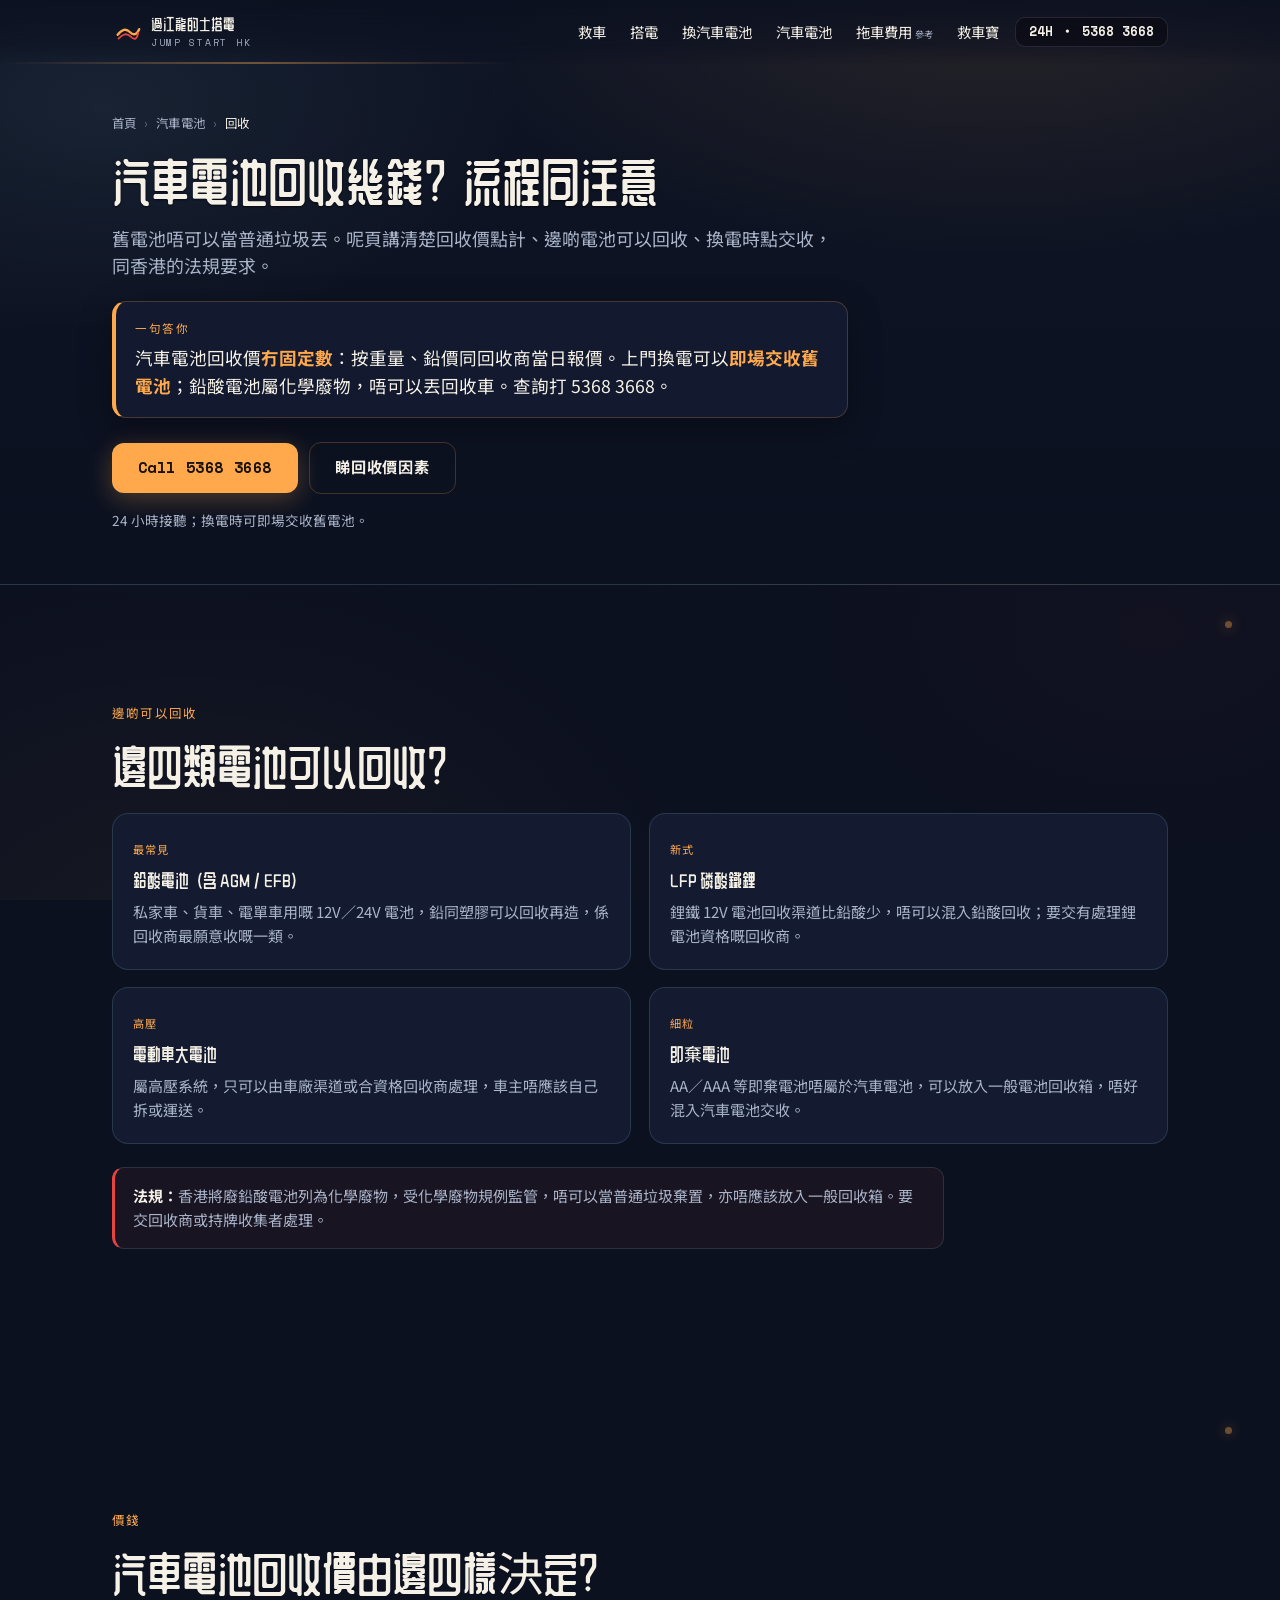
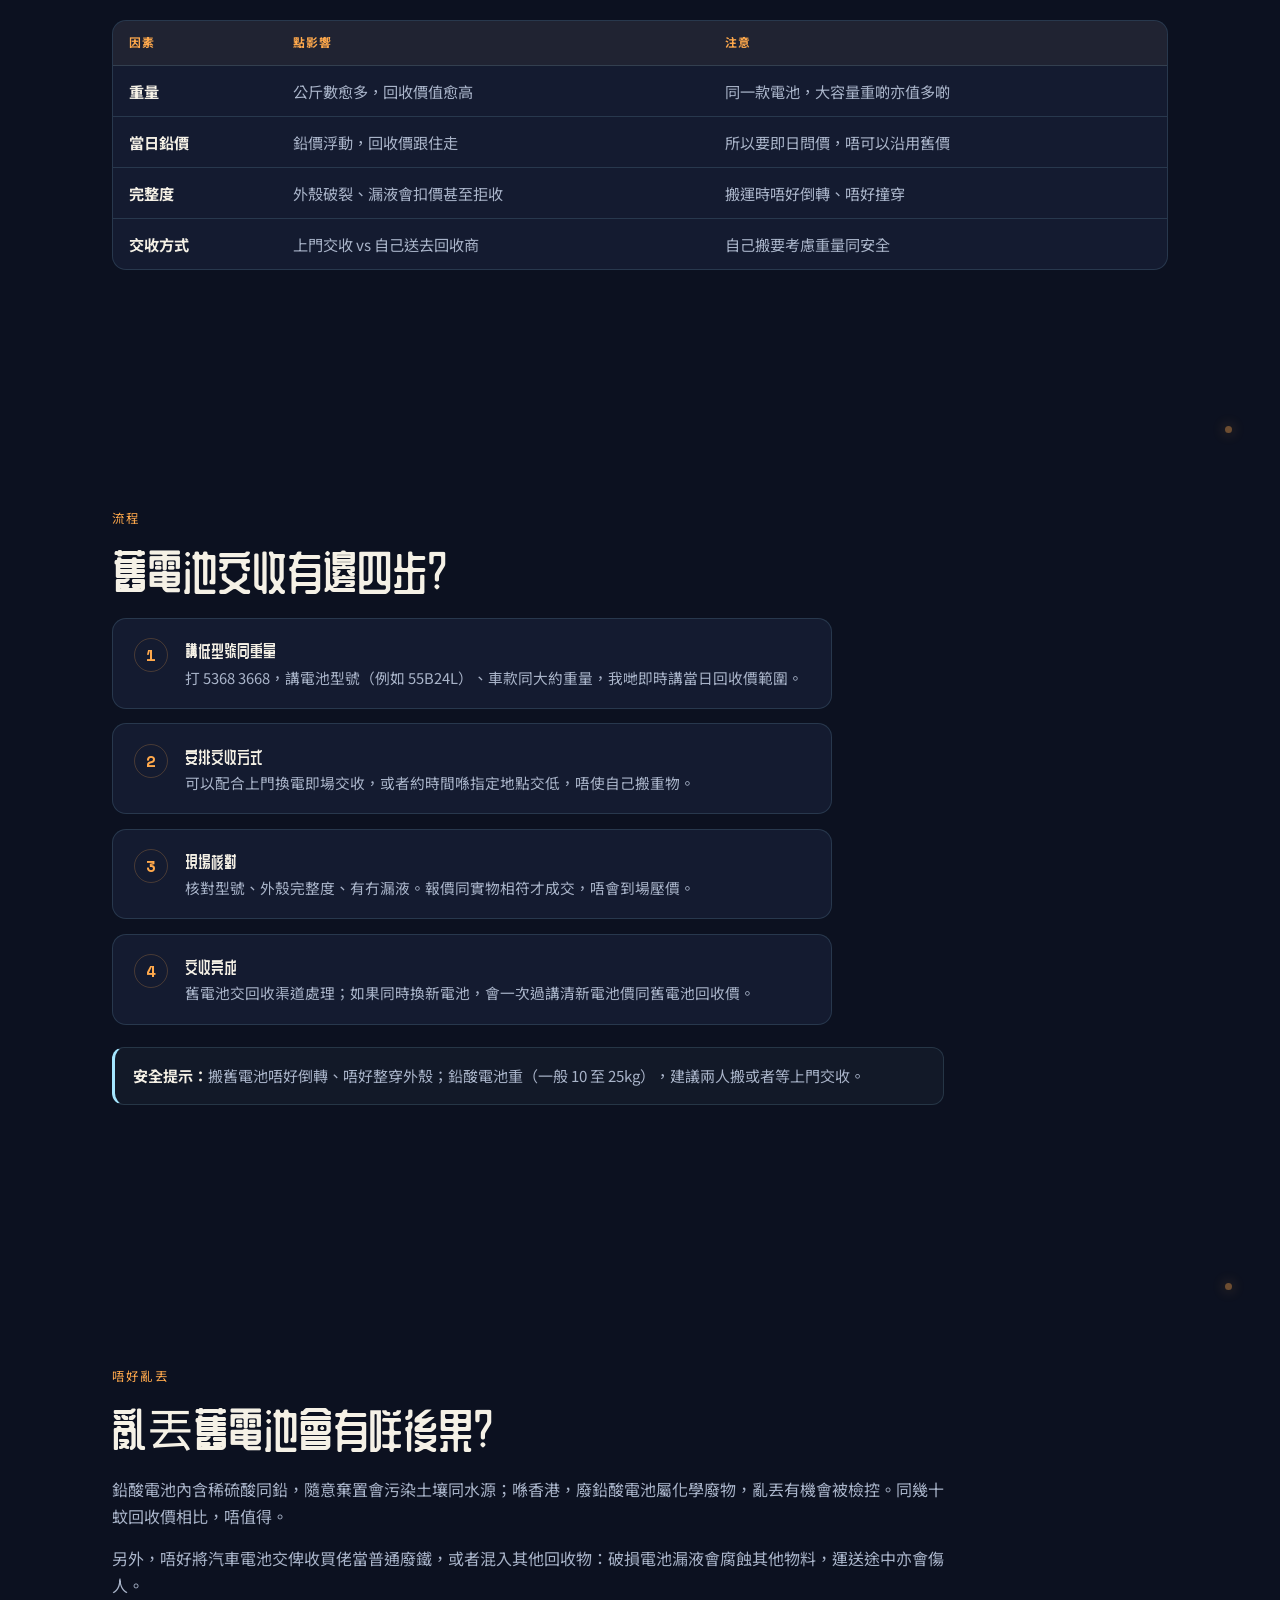
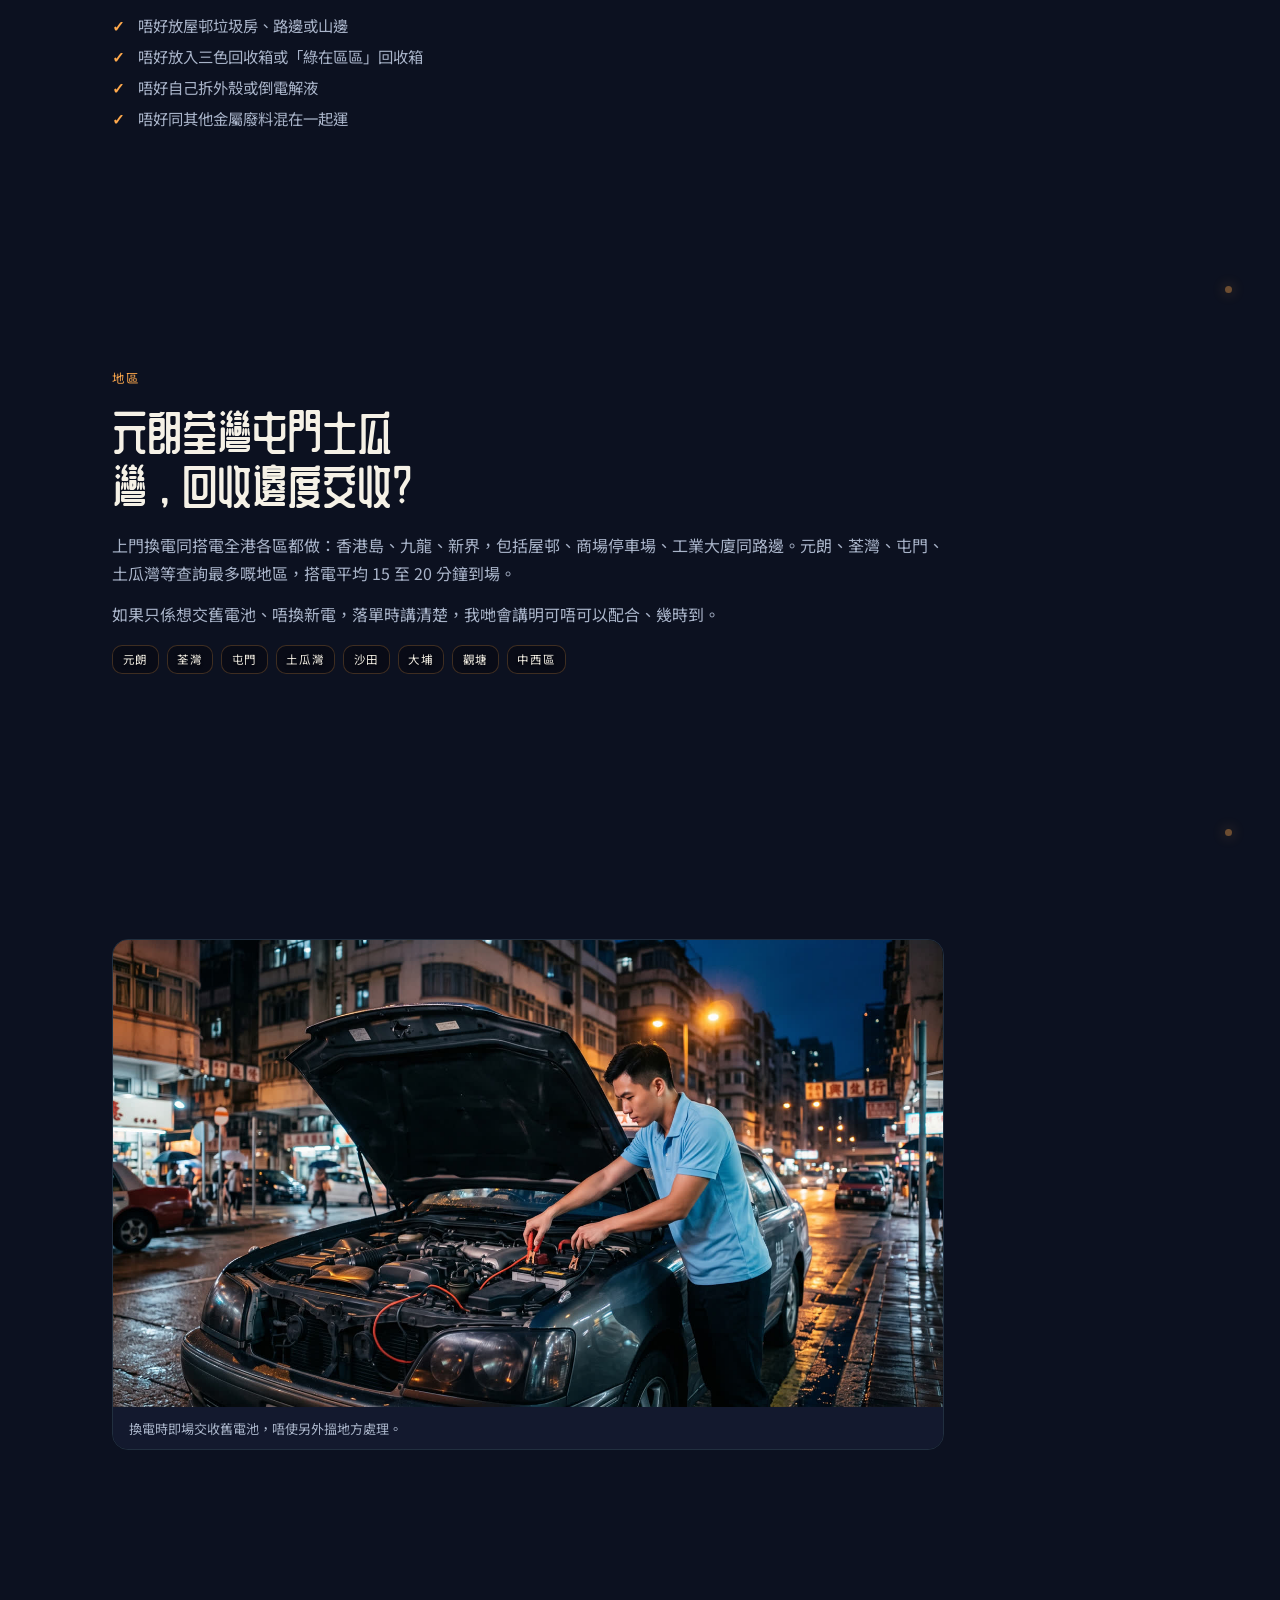
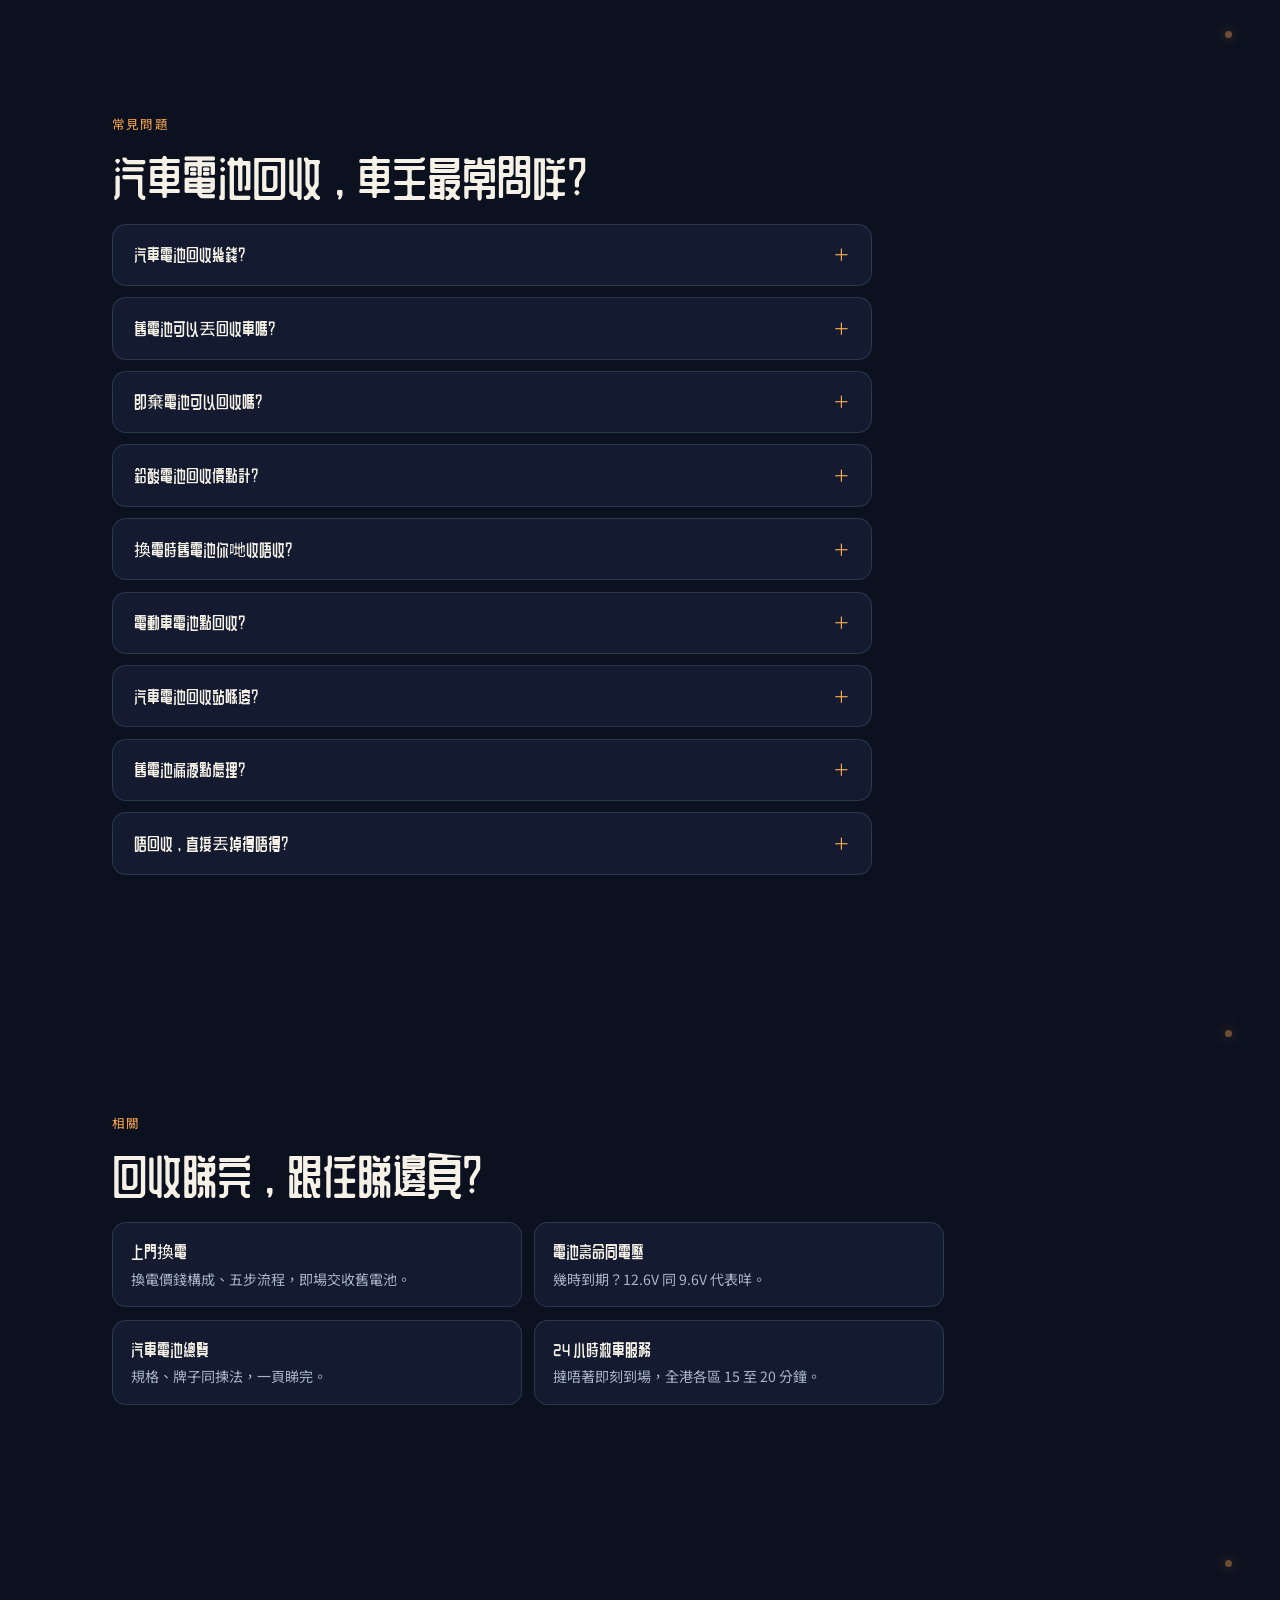
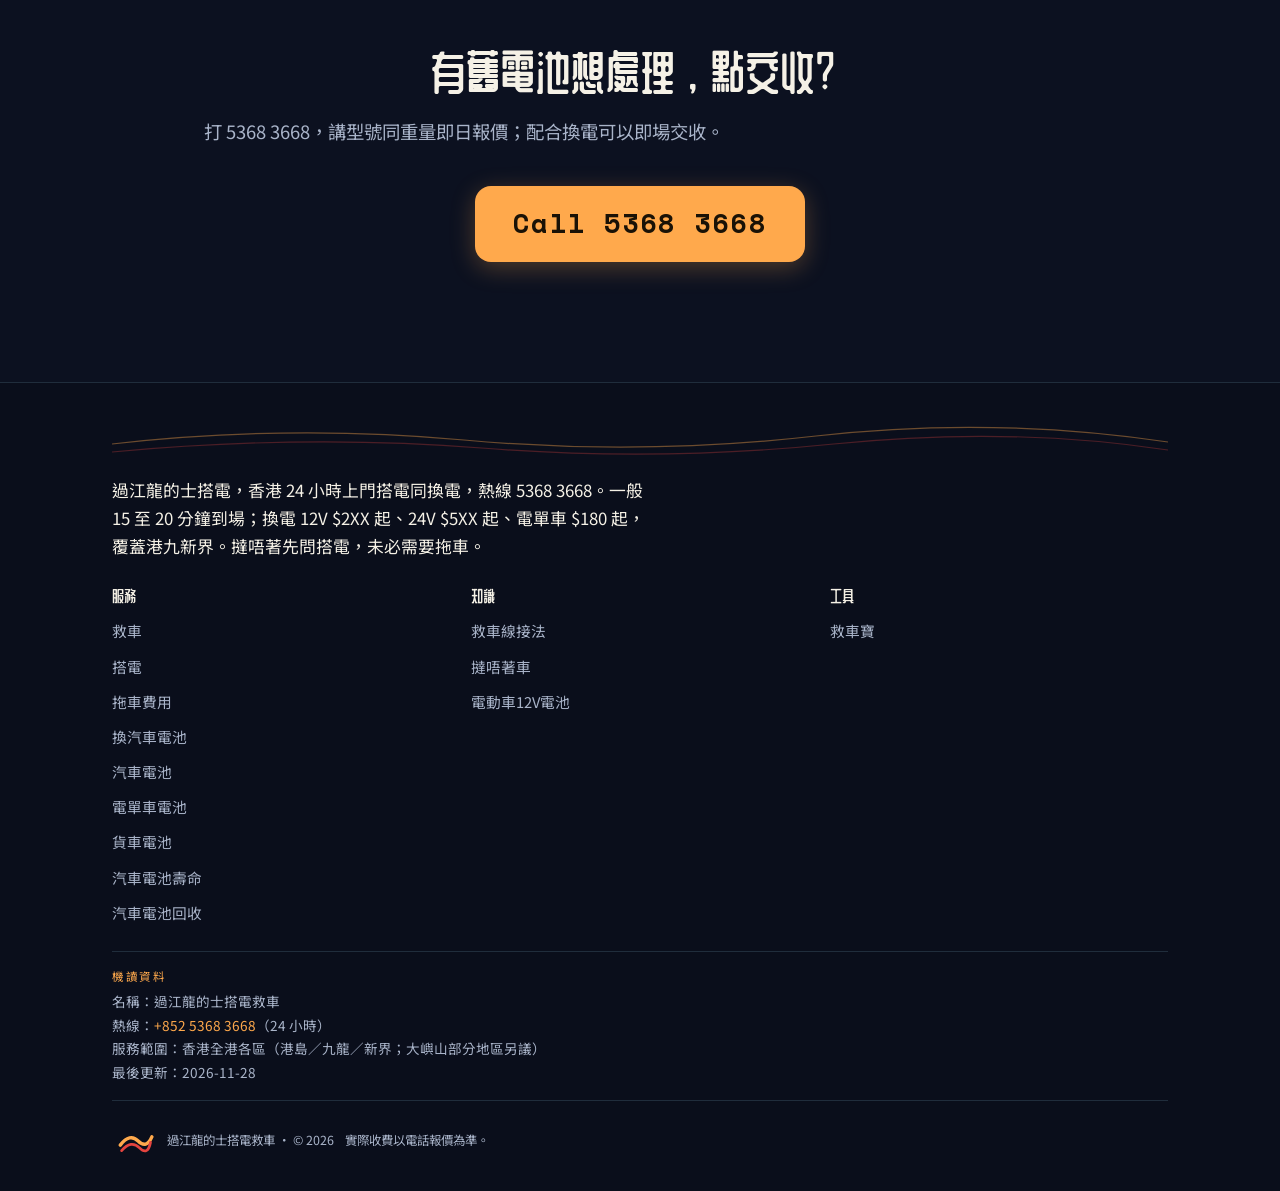
<file: battery/recycle/index.html>
<!DOCTYPE html>
<html lang="zh-Hant">
<!-- preview-build: gjl-20261128-6fc2e34 -->
<!-- status: draft — /battery/recycle/｜2026-11-26｜noindex 中，未發佈；見 docs/DRAFT-REGISTER.md -->
<head>
<meta charset="UTF-8">
<meta name="viewport" content="width=device-width, initial-scale=1.0">
<meta name="robots" content="noindex,nofollow">
<title>汽車電池回收：價錢、流程同回收點</title>
<meta name="description" content="汽車電池回收價按重量同鉛價計，冇固定數。鉛酸／AGM／EFB／電動車大電點處理、上門換電可否即場交收舊電池、香港法規要注意咩，一頁講清。">
<link rel="canonical" href="https://taxi-jumpstart.com/battery/recycle/">
<meta property="og:type" content="article">
<meta property="og:title" content="汽車電池回收：價錢、流程同回收點">
<meta property="og:description" content="邊啲電池可回收、回收價點計、舊電池交收流程同法規注意。">
<meta property="og:image" content="https://taxi-jumpstart.com/assets/hero-poster.jpg">
<meta property="og:image:alt" content="技師處理舊汽車電池準備回收">
<meta property="og:url" content="https://taxi-jumpstart.com/battery/recycle/">
<meta property="og:locale" content="zh_HK">
<meta name="twitter:card" content="summary_large_image">
<meta name="theme-color" content="#0C1120">
<link rel="icon" href="data:image/svg+xml,%3Csvg xmlns='http://www.w3.org/2000/svg' viewBox='0 0 64 64'%3E%3Crect width='64' height='64' rx='14' fill='%230C1120'/%3E%3Cpath d='M12 38 Q26 20 38 32 T58 26' stroke='%23FFA94C' stroke-width='5' fill='none' stroke-linecap='round'/%3E%3Cpath d='M14 46 Q28 30 40 42 T56 34' stroke='%23E5443F' stroke-width='4' fill='none' stroke-linecap='round'/%3E%3C/svg%3E">
<link rel="preload" href="../../assets/fonts/pages-zcool-400.woff2" as="font" type="font/woff2" crossorigin>
<link rel="stylesheet" href="../../assets/fonts/pages-fonts.css" media="print" onload="this.media='all'">
<noscript><link rel="stylesheet" href="../../assets/fonts/pages-fonts.css"></noscript>
<link rel="stylesheet" href="../../assets/style.css?v=27">
<link rel="stylesheet" href="../../assets/pages.css?v=5">
<script async src="https://www.googletagmanager.com/gtag/js?id=G-LXWR9DQGWZ"></script>
<script>
  window.dataLayer = window.dataLayer || [];
  function gtag(){dataLayer.push(arguments);}
  gtag('js', new Date());
  gtag('config', 'G-LXWR9DQGWZ');
</script>
<script type="application/ld+json">
{
  "@context": "https://schema.org",
  "@graph": [
    {
      "@type": "Service",
      "@id": "https://taxi-jumpstart.com/battery/recycle/#service",
      "name": "舊汽車電池交收同 24 小時搭電",
      "serviceType": "上門換電時交收舊電池／搭電救車",
      "description": "上門換電可以即場交收舊電池；電池一時冇電亦可以搭電：12V $2XX 起、24V $5XX 起、電單車 $180 起。",
      "provider": { "@id": "https://taxi-jumpstart.com/#org" },
      "url": "https://taxi-jumpstart.com/battery/recycle/",
      "areaServed": [
        { "@type": "AdministrativeArea", "name": "香港島" },
        { "@type": "AdministrativeArea", "name": "九龍" },
        { "@type": "AdministrativeArea", "name": "新界" }
      ],
      "hoursAvailable": { "@type": "OpeningHoursSpecification", "dayOfWeek": ["Monday","Tuesday","Wednesday","Thursday","Friday","Saturday","Sunday"], "opens": "00:00", "closes": "23:59" },
      "offers": [
        { "@type": "Offer", "name": "舊汽車電池交收（上門換電時）", "priceSpecification": { "@type": "PriceSpecification", "priceCurrency": "HKD", "description": "回收價按電池重量、鉛價同回收商當日報價，冇固定數；換電時可以即場交收。" }, "areaServed": { "@type": "AdministrativeArea", "name": "香港" } },
        { "@type": "Offer", "name": "12V 私家車搭電", "priceSpecification": { "@type": "PriceSpecification", "priceCurrency": "HKD", "minPrice": 200, "maxPrice": 299 }, "areaServed": { "@type": "AdministrativeArea", "name": "香港" } },
        { "@type": "Offer", "name": "24V 貨車搭電", "priceSpecification": { "@type": "PriceSpecification", "priceCurrency": "HKD", "minPrice": 500 }, "areaServed": { "@type": "AdministrativeArea", "name": "香港" } }
      ]
    },
    {
      "@type": "FAQPage",
      "@id": "https://taxi-jumpstart.com/battery/recycle/#faq",
      "mainEntity": [
        { "@type": "Question", "name": "汽車電池回收幾錢？", "acceptedAnswer": { "@type": "Answer", "text": "冇固定價：按電池重量、鉛價走勢、有冇破損同回收商當日報價。鉛酸電池主要以鉛同塑膠回收價值計，AGM／EFB 同類。想知實際價錢，講低電池型號同大約重量即問。" } },
        { "@type": "Question", "name": "舊電池可以丟回收車嗎？", "acceptedAnswer": { "@type": "Answer", "text": "唔可以。汽車鉛酸電池屬化學廢物，唔可以當普通垃圾或放入回收車／回收箱；要交回收商或持牌收集者處理。亂棄置有機會違法，亦會污染環境。" } },
        { "@type": "Question", "name": "即棄電池可以回收嗎？", "acceptedAnswer": { "@type": "Answer", "text": "即棄電池（AA、AAA 等）同汽車電池完全唔同，體積細、含電解液少，一般可以放入電池回收箱。汽車電池就要交回收商，唔可以混入普通回收。" } },
        { "@type": "Question", "name": "鉛酸電池回收價點計？", "acceptedAnswer": { "@type": "Answer", "text": "主要睇重量（公斤）同當日鉛價，其次睇外殼完整度同有冇雜質。同一款電池唔同時段價錢會唔同，所以問價要即日問。" } },
        { "@type": "Question", "name": "換電時舊電池你哋收唔收？", "acceptedAnswer": { "@type": "Answer", "text": "上門換電可以即場交收舊電池，唔使你另外搵地方處理。回收價按當日行情，會喺報價時講清楚，確認後才動工。" } },
        { "@type": "Question", "name": "電動車電池點回收？", "acceptedAnswer": { "@type": "Answer", "text": "電動車大電池（高壓）同 12V 輔助電池唔同：高壓電池要由合資格回收商或車廠渠道處理，唔可以自己拆、自己運。12V 輔助電池就同普通汽車電池一樣交回收商。" } },
        { "@type": "Question", "name": "汽車電池回收站喺邊？", "acceptedAnswer": { "@type": "Answer", "text": "香港冇專門嘅公眾汽車電池回收站，通常經汽車維修店、電池舖或回收商交收。最方便係換電時即場交低舊電池，避免自己搬運（鉛酸電池重，破損會漏電解液）。" } },
        { "@type": "Question", "name": "舊電池漏液點處理？", "acceptedAnswer": { "@type": "Answer", "text": "唔好用手直接接觸，亦唔好用水沖。戴手套、用膠袋或膠箱密封，盡快交回收商；漏液腐蝕性強，沾到皮膚要即刻用大量清水沖洗並求醫。" } },
        { "@type": "Question", "name": "回收價唔啱，仲有咩選擇？", "acceptedAnswer": { "@type": "Answer", "text": "可以問多一間回收商比較，但要留意搬運成本同合法性；亦可以等換電時一次過交收。唔好因為幾十蚊差價而亂棄置，罰款同環境代價更高。" } }
      ]
    }
  ]
}
</script>
<script type="application/ld+json">
{
  "@context": "https://schema.org",
  "@type": "BreadcrumbList",
  "@id": "https://taxi-jumpstart.com/battery/recycle/#breadcrumb",
  "itemListElement": [
    {
      "@type": "ListItem",
      "position": 1,
      "name": "首頁",
      "item": "https://taxi-jumpstart.com/"
    },
    {
      "@type": "ListItem",
      "position": 2,
      "name": "汽車電池回收",
      "item": "https://taxi-jumpstart.com/battery/recycle/"
    }
  ]
}
</script>
</head>
<body>
<a class="skip" href="#main">跳至主要內容</a>

<header class="site-head" id="siteHead">
  <div class="site-rail" aria-hidden="true"></div>
  <div class="wrap site-head-inner">
    <a class="site-brand" href="../../index.html" aria-label="過江龍的士搭電 首頁">
      <svg class="brand-mark" viewBox="0 0 64 64" aria-hidden="true"><path d="M12 38 Q26 20 38 32 T58 26" stroke="#FFA94C" stroke-width="5" fill="none" stroke-linecap="round"/><path d="M14 46 Q28 30 40 42 T56 34" stroke="#E5443F" stroke-width="4" fill="none" stroke-linecap="round"/></svg>
      <span class="site-brand-text">
        <span class="site-brand-name">過江龍的士搭電</span>
        <span class="site-brand-mono">JUMP START HK</span>
      </span>
    </a>
    <nav class="site-nav" aria-label="主導覽">
      <a href="../../services/24-hour-rescue/">救車</a>
      <a href="../../services/battery-jump/">搭電</a>
      <a href="../../battery/replace/">換汽車電池</a>
      <a href="../../battery/">汽車電池</a>
      <a href="../../towing-fee/">拖車費用<i class="nav-ref">參考</i></a>
      <a href="../../tools/jump-starter/">救車寶</a>
    </nav>
    <a class="site-call" href="tel:+85253683668" aria-label="24 小時熱線 5368 3668">
      <span class="site-call-txt">24H · 5368 3668</span>
      <span class="site-call-ic" aria-hidden="true">☎</span>
    </a>
    <details class="nav-menu">
      <summary aria-label="開啟導覽選單"><svg class="nav-burger" viewBox="0 0 24 24" aria-hidden="true" focusable="false"><path d="M4 7h16M4 12h16M4 17h16" stroke="currentColor" stroke-width="2" stroke-linecap="round"/></svg></summary>
      <div class="nav-menu-panel" role="navigation" aria-label="導覽選單">
        <a href="../../services/24-hour-rescue/">救車</a>
        <a href="../../services/battery-jump/">搭電</a>
        <a href="../../battery/replace/">換汽車電池</a>
        <a href="../../battery/">汽車電池</a>
        <a href="../../towing-fee/">拖車費用<i class="nav-ref">參考</i></a>
        <a href="../../tools/jump-starter/">救車寶</a>
        <a class="nav-menu-call" href="tel:+85253683668">24 小時熱線 · 5368 3668</a>
      </div>
    </details>
  </div>
</header>

<main id="main" tabindex="-1">

<section class="p-hero" aria-labelledby="page-h1">
  <div class="wrap">
    <nav class="crumbs" aria-label="麵包屑導覽">
      <a href="../../index.html">首頁</a><span class="sep">›</span><a href="../../battery/">汽車電池</a><span class="sep">›</span><span aria-current="page">回收</span>
    </nav>
    <h1 class="p-h1" id="page-h1">汽車電池回收幾錢？流程同注意</h1>
    <p class="p-sub">舊電池唔可以當普通垃圾丟。呢頁講清楚回收價點計、邊啲電池可以回收、換電時點交收，同香港的法規要求。</p>

    <div class="ans">
      <span class="ans-label">一句答你</span>
      <p>汽車電池回收價<strong>冇固定數</strong>：按重量、鉛價同回收商當日報價。上門換電可以<strong>即場交收舊電池</strong>；鉛酸電池屬化學廢物，唔可以丟回收車。查詢打 5368 3668。</p>
    </div>

    <div class="cta-row">
      <a class="btn" href="tel:+85253683668">Call 5368 3668</a>
      <a class="btn ghost" href="#price">睇回收價因素</a>
    </div>
    <p class="fine">24 小時接聽；換電時可即場交收舊電池。</p>
  </div>
</section>

<section class="section" aria-labelledby="which-h">
  <div class="wrap sec-enter">
    <p class="kicker">邊啲可以回收</p>
    <h2 class="h2" id="which-h">邊四類電池可以回收？</h2>
    <div class="card-grid two stagger">
      <div class="card"><span class="tag">最常見</span><h3>鉛酸電池（含 AGM／EFB）</h3><p>私家車、貨車、電單車用嘅 12V／24V 電池，鉛同塑膠可以回收再造，係回收商最願意收嘅一類。</p></div>
      <div class="card"><span class="tag">新式</span><h3>LFP 磷酸鐵鋰</h3><p>鋰鐵 12V 電池回收渠道比鉛酸少，唔可以混入鉛酸回收；要交有處理鋰電池資格嘅回收商。</p></div>
      <div class="card"><span class="tag">高壓</span><h3>電動車大電池</h3><p>屬高壓系統，只可以由車廠渠道或合資格回收商處理，車主唔應該自己拆或運送。</p></div>
      <div class="card"><span class="tag">細粒</span><h3>即棄電池</h3><p>AA／AAA 等即棄電池唔屬於汽車電池，可以放入一般電池回收箱，唔好混入汽車電池交收。</p></div>
    </div>
    <div class="note-box warn-box">
      <p><strong>法規：</strong>香港將廢鉛酸電池列為化學廢物，受化學廢物規例監管，唔可以當普通垃圾棄置，亦唔應該放入一般回收箱。要交回收商或持牌收集者處理。</p>
    </div>
  </div>
</section>

<section class="section" aria-labelledby="price-h" id="price">
  <div class="wrap sec-enter">
    <p class="kicker">價錢</p>
    <h2 class="h2" id="price-h">汽車電池回收價由邊四樣決定？</h2>
    <div class="tbl-wrap">
      <table class="fee">
        <thead><tr><th scope="col">因素</th><th scope="col">點影響</th><th scope="col">注意</th></tr></thead>
        <tbody>
          <tr><td><strong>重量</strong></td><td>公斤數愈多，回收價值愈高</td><td>同一款電池，大容量重啲亦值多啲</td></tr>
          <tr><td><strong>當日鉛價</strong></td><td>鉛價浮動，回收價跟住走</td><td>所以要即日問價，唔可以沿用舊價</td></tr>
          <tr><td><strong>完整度</strong></td><td>外殼破裂、漏液會扣價甚至拒收</td><td>搬運時唔好倒轉、唔好撞穿</td></tr>
          <tr><td><strong>交收方式</strong></td><td>上門交收 vs 自己送去回收商</td><td>自己搬要考慮重量同安全</td></tr>
        </tbody>
      </table>
    </div>
  </div>
</section>

<section class="section" aria-labelledby="flow-h">
  <div class="wrap sec-enter">
    <p class="kicker">流程</p>
    <h2 class="h2" id="flow-h">舊電池交收有邊四步？</h2>
    <ol class="guide-list stagger">
      <li><span>1</span><div><h3>講低型號同重量</h3><p>打 5368 3668，講電池型號（例如 55B24L）、車款同大約重量，我哋即時講當日回收價範圍。</p></div></li>
      <li><span>2</span><div><h3>安排交收方式</h3><p>可以配合上門換電即場交收，或者約時間喺指定地點交低，唔使自己搬重物。</p></div></li>
      <li><span>3</span><div><h3>現場核對</h3><p>核對型號、外殼完整度、有冇漏液。報價同實物相符才成交，唔會到場壓價。</p></div></li>
      <li><span>4</span><div><h3>交收完成</h3><p>舊電池交回收渠道處理；如果同時換新電池，會一次過講清新電池價同舊電池回收價。</p></div></li>
    </ol>
    <div class="note-box">
      <p><strong>安全提示：</strong>搬舊電池唔好倒轉、唔好整穿外殼；鉛酸電池重（一般 10 至 25kg），建議兩人搬或者等上門交收。</p>
    </div>
  </div>
</section>

<section class="section" aria-labelledby="bad-h">
  <div class="wrap sec-enter">
    <p class="kicker">唔好亂丟</p>
    <h2 class="h2" id="bad-h">亂丟舊電池會有咩後果？</h2>
    <div class="prose">
      <p>鉛酸電池內含稀硫酸同鉛，隨意棄置會污染土壤同水源；喺香港，廢鉛酸電池屬化學廢物，亂丟有機會被檢控。同幾十蚊回收價相比，唔值得。</p>
      <p>另外，唔好將汽車電池交俾收買佬當普通廢鐵，或者混入其他回收物：破損電池漏液會腐蝕其他物料，運送途中亦會傷人。</p>
    </div>
    <ul class="check-list">
      <li>唔好放屋邨垃圾房、路邊或山邊</li>
      <li>唔好放入三色回收箱或「綠在區區」回收箱</li>
      <li>唔好自己拆外殼或倒電解液</li>
      <li>唔好同其他金屬廢料混在一起運</li>
    </ul>
  </div>
</section>

<section class="section" aria-labelledby="area-h">
  <div class="wrap sec-enter">
    <p class="kicker">地區</p>
    <h2 class="h2" id="area-h">元朗荃灣屯門土瓜灣，回收邊度交收？</h2>
    <div class="prose">
      <p>上門換電同搭電全港各區都做：香港島、九龍、新界，包括屋邨、商場停車場、工業大廈同路邊。元朗、荃灣、屯門、土瓜灣等查詢最多嘅地區，搭電平均 15 至 20 分鐘到場。</p>
      <p>如果只係想交舊電池、唔換新電，落單時講清楚，我哋會講明可唔可以配合、幾時到。</p>
    </div>
    <div class="area-chips">
      <span class="chip">元朗</span><span class="chip">荃灣</span><span class="chip">屯門</span><span class="chip">土瓜灣</span><span class="chip">沙田</span><span class="chip">大埔</span><span class="chip">觀塘</span><span class="chip">中西區</span>
    </div>
  </div>
</section>

<section class="section" aria-label="現場相片">
  <div class="wrap sec-enter">
    <figure class="p-figure">
      <img src="../../assets/hero-poster.jpg" alt="技師喺車頭位置檢查汽車電池" loading="lazy" width="1600" height="894">
      <figcaption>換電時即場交收舊電池，唔使另外搵地方處理。</figcaption>
    </figure>
  </div>
</section>

<section class="section faq" id="faq" aria-labelledby="faq-h">
  <div class="wrap sec-enter">
    <p class="kicker">常見問題</p>
    <h2 class="h2" id="faq-h">汽車電池回收，車主最常問咩？</h2>
    <div class="faq-list">
      <details><summary>汽車電池回收幾錢？</summary><p>冇固定價：按重量、鉛價、外殼完整度同回收商當日報價。鉛酸電池主要按鉛重計，AGM／EFB 同類。即日問最準。</p></details>
      <details><summary>舊電池可以丟回收車嗎？</summary><p>唔可以。汽車鉛酸電池屬化學廢物，唔可以當普通垃圾或放回收箱，要交回收商或持牌收集者處理。</p></details>
      <details><summary>即棄電池可以回收嗎？</summary><p>AA／AAA 等即棄電池同汽車電池唔同，一般可以放入電池回收箱；汽車電池唔可以混入普通回收。</p></details>
      <details><summary>鉛酸電池回收價點計？</summary><p>主要睇重量（公斤）同當日鉛價，其次係外殼完整度同雜質。同一款電池唔同時段價唔同，要即日問。</p></details>
      <details><summary>換電時舊電池你哋收唔收？</summary><p>收，可以即場交收，唔使你另外搵地方處理。回收價按當日行情，報價時會講清楚。</p></details>
      <details><summary>電動車電池點回收？</summary><p>高壓大電池要由合資格回收商或車廠渠道處理，唔可以自己拆或運；12V 輔助電池就同普通汽車電池一樣交回收商。</p></details>
      <details><summary>汽車電池回收站喺邊？</summary><p>香港冇專門嘅公眾回收站，通常經汽車維修店、電池舖或回收商交收。最方便係換電時即場交低。</p></details>
      <details><summary>舊電池漏液點處理？</summary><p>唔好用手接觸或用水沖。戴手套、用膠袋密封，盡快交回收商；沾到皮膚要即刻用大量清水沖洗並求醫。</p></details>
      <details><summary>唔回收，直接丟掉得唔得？</summary><p>唔得。化學廢物亂棄置有機會被檢控，亦會污染環境；交回收商處理係唯一乾手淨腳嘅做法。</p></details>
    </div>
  </div>
</section>

<section class="section" aria-labelledby="rel-h">
  <div class="wrap sec-enter">
    <p class="kicker">相關</p>
    <h2 class="h2" id="rel-h">回收睇完，跟住睇邊頁？</h2>
    <div class="rel-grid">
      <a href="../../battery/replace/"><h3>上門換電</h3><p>換電價錢構成、五步流程，即場交收舊電池。</p></a>
      <a href="../../battery/lifespan/"><h3>電池壽命同電壓</h3><p>幾時到期？12.6V 同 9.6V 代表咩。</p></a>
      <a href="../../battery/"><h3>汽車電池總覽</h3><p>規格、牌子同揀法，一頁睇完。</p></a>
      <a href="../../services/24-hour-rescue/"><h3>24 小時救車服務</h3><p>撻唔著即刻到場，全港各區 15 至 20 分鐘。</p></a>
    </div>
  </div>
</section>

<section class="section p-end" aria-labelledby="cta-h">
  <div class="wrap sec-enter">
    <h2 class="h2" id="cta-h">有舊電池想處理，點交收？</h2>
    <p class="lede">打 5368 3668，講型號同重量即日報價；配合換電可以即場交收。</p>
    <a class="btn big" href="tel:+85253683668">Call 5368 3668</a>
  </div>
</section>

</main>

<footer class="footer site-foot">
  <div class="wrap">
    <div class="foot-cable" aria-hidden="true">
      <svg viewBox="0 0 1200 40" preserveAspectRatio="none" focusable="false">
        <path d="M0 26 Q200 6 400 22 T800 18 T1200 24" />
        <path d="M0 34 Q220 16 420 30 T820 26 T1200 32" />
      </svg>
    </div>
    <p class="foot-answer">過江龍的士搭電，香港 24 小時上門搭電同換電，熱線 5368 3668。一般 15 至 20 分鐘到場；換電 12V $2XX 起、24V $5XX 起、電單車 $180 起，覆蓋港九新界。撻唔著先問搭電，未必需要拖車。</p>
    <div class="foot-groups">
      <div class="foot-group">
        <h3>服務</h3>
        <ul>
          <li><a href="../../services/24-hour-rescue/">救車</a></li>
          <li><a href="../../services/battery-jump/">搭電</a></li>
          <li><a href="../../towing-fee/">拖車費用</a></li>
          <li><a href="../../battery/replace/">換汽車電池</a></li>
          <li><a href="../../battery/">汽車電池</a></li>
          <li><a href="../../services/motorcycle-battery/">電單車電池</a></li>
          <li><a href="../../services/truck-battery/">貨車電池</a></li>
          <li><a href="../../battery/lifespan/">汽車電池壽命</a></li>
          <li><a href="../../battery/recycle/">汽車電池回收</a></li>
        </ul>
      </div>
      <div class="foot-group">
        <h3>知識</h3>
        <ul>
          <li><a href="../../guides/jump-lead-steps/">救車線接法</a></li>
          <li><a href="../../guides/wont-start/">撻唔著車</a></li>
          <li><a href="../../guides/ev-12v-battery/">電動車12V電池</a></li>
        </ul>
      </div>
      <div class="foot-group">
        <h3>工具</h3>
        <ul>
          <li><a href="../../tools/jump-starter/">救車寶</a></li>
        </ul>
      </div>
    </div>
    <div class="foot-machine" aria-labelledby="foot-machine-h">
      <h3 id="foot-machine-h">機讀資料</h3>
      <ul>
        <li>名稱：過江龍的士搭電救車</li>
        <li>熱線：<a href="tel:+85253683668">+852 5368 3668</a>（24 小時）</li>
        <li>服務範圍：香港全港各區（港島／九龍／新界；大嶼山部分地區另議）</li>
        <li>最後更新：2026-11-28</li>
      </ul>
    </div>
    <div class="foot-end">
      <svg class="brand-mark" viewBox="0 0 64 64" aria-hidden="true"><path d="M12 38 Q26 20 38 32 T58 26" stroke="#FFA94C" stroke-width="5" fill="none" stroke-linecap="round"/><path d="M14 46 Q28 30 40 42 T56 34" stroke="#E5443F" stroke-width="4" fill="none" stroke-linecap="round"/></svg>
      <p class="foot-end-name">過江龍的士搭電救車 · © 2026</p>
      <p class="foot-end-note">實際收費以電話報價為準。</p>
    </div>
  </div>
</footer>

<script src="../../assets/pages.js?v=4"></script>
</body>
</html>
</file>
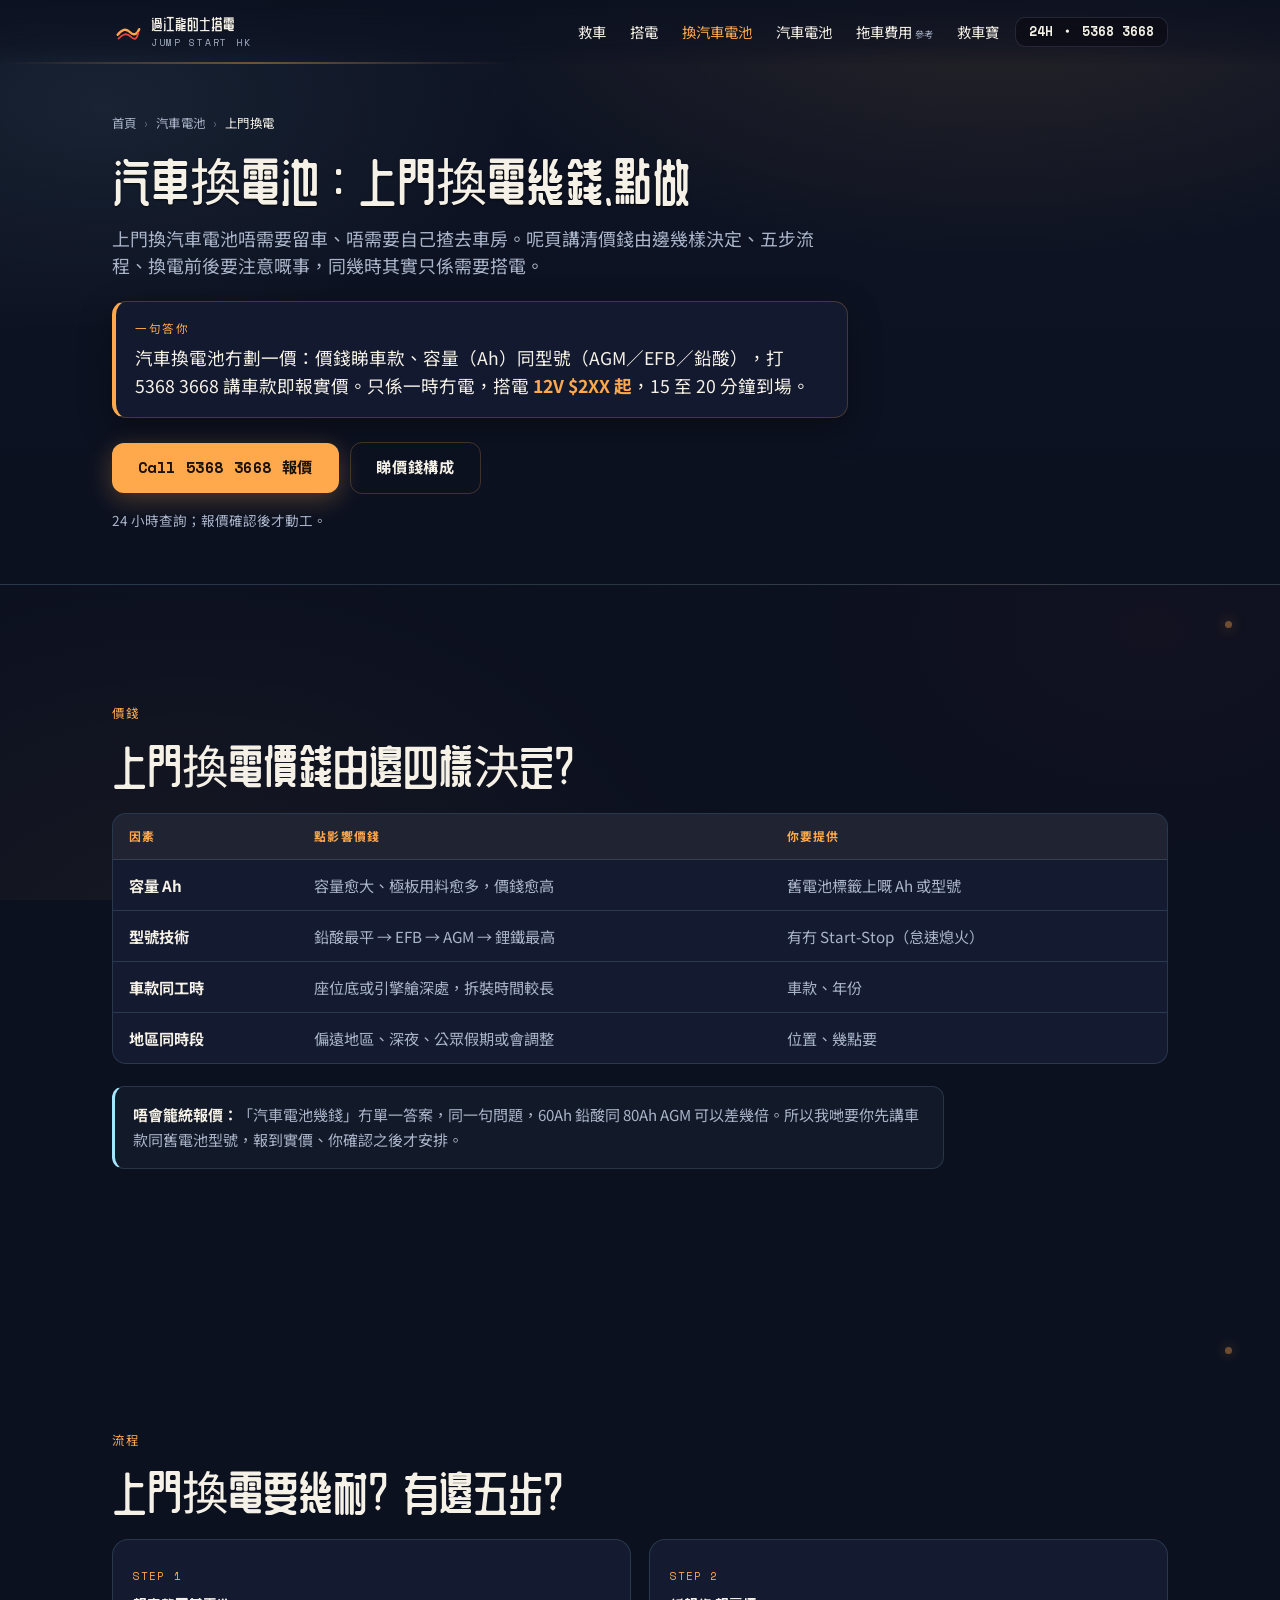
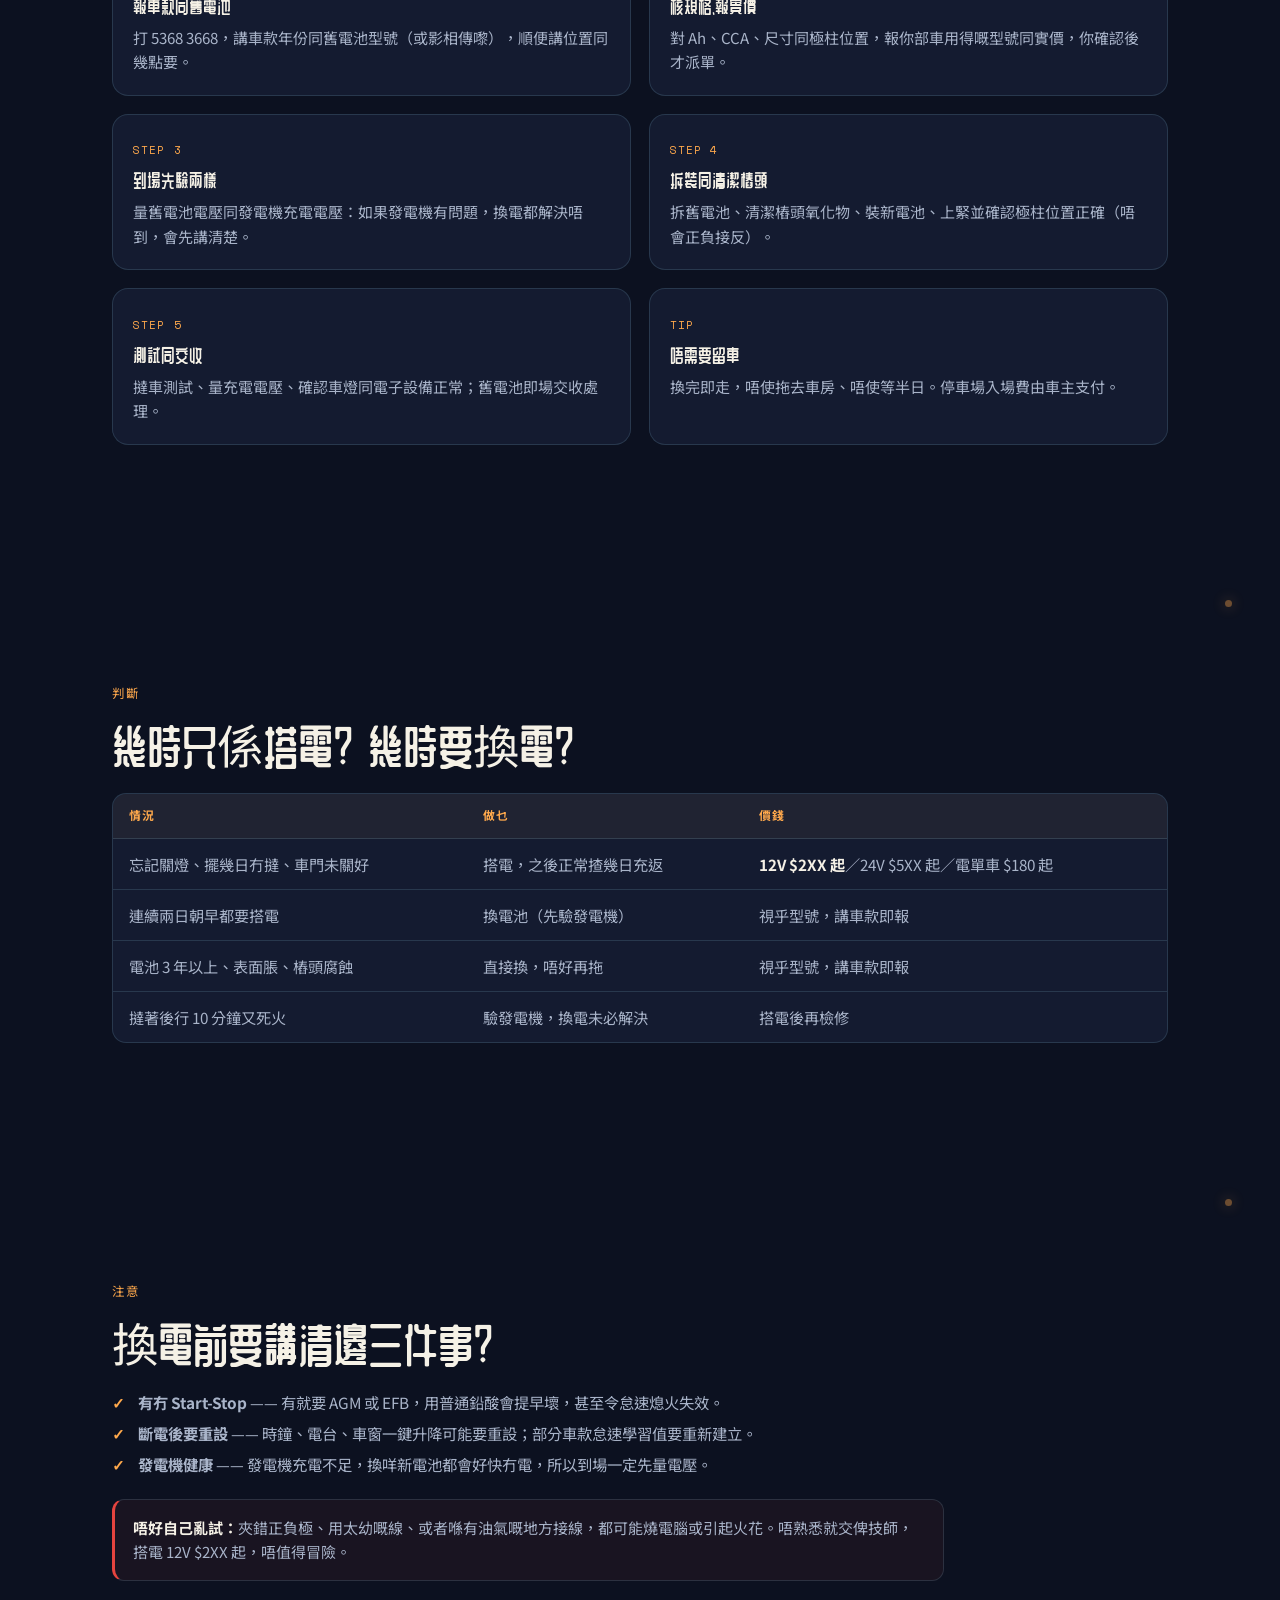
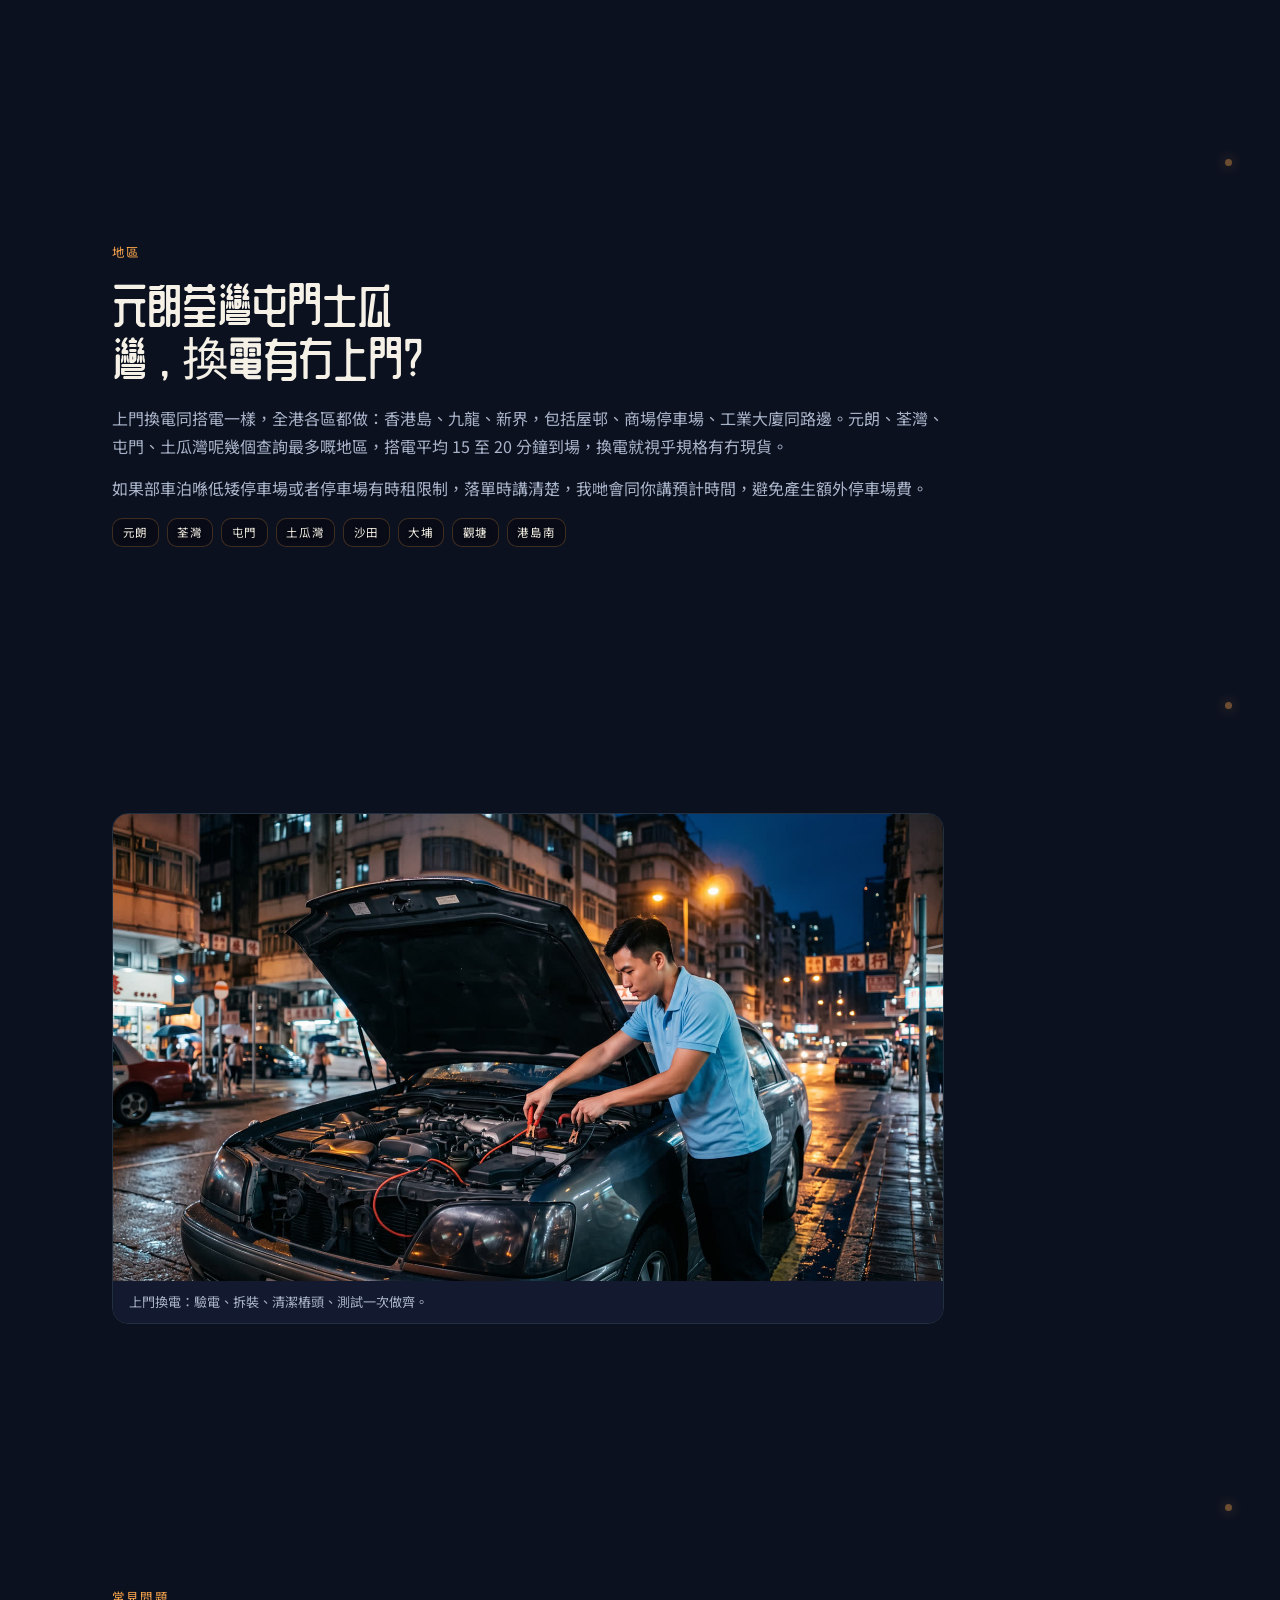
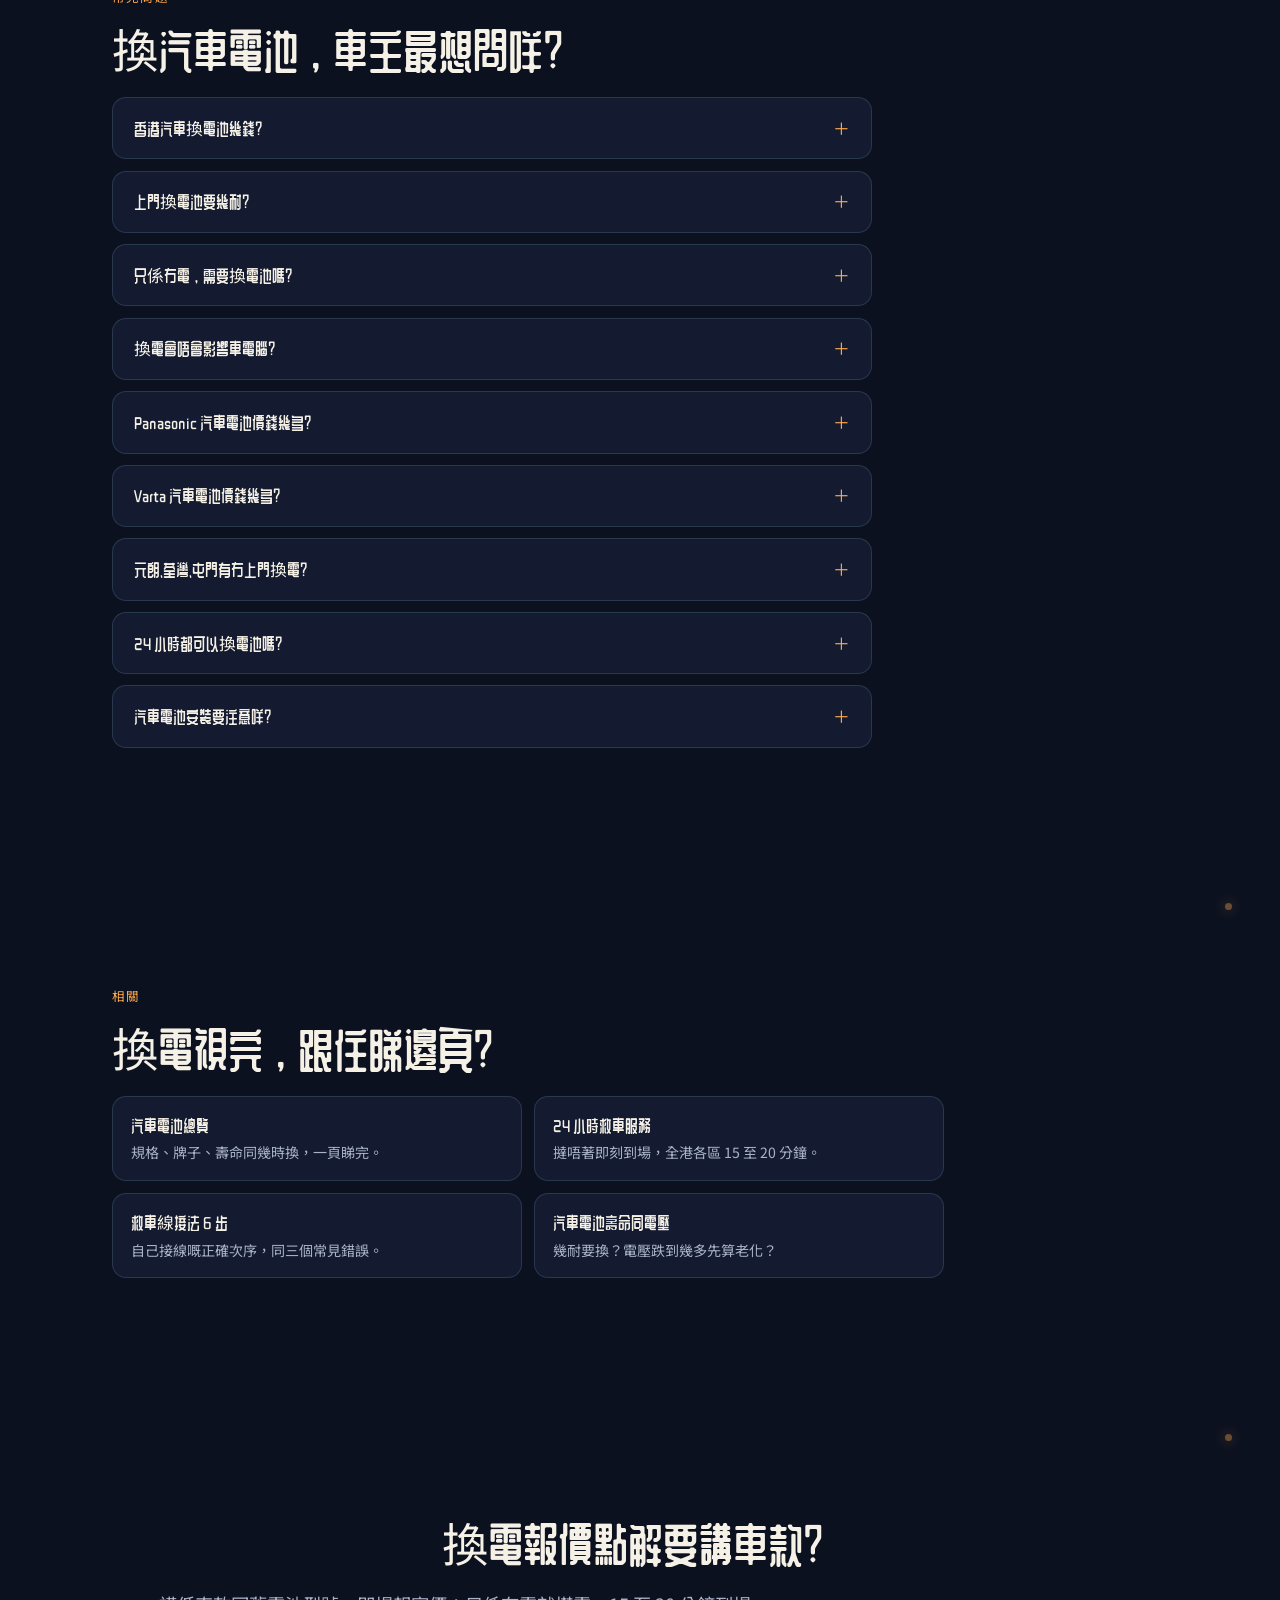
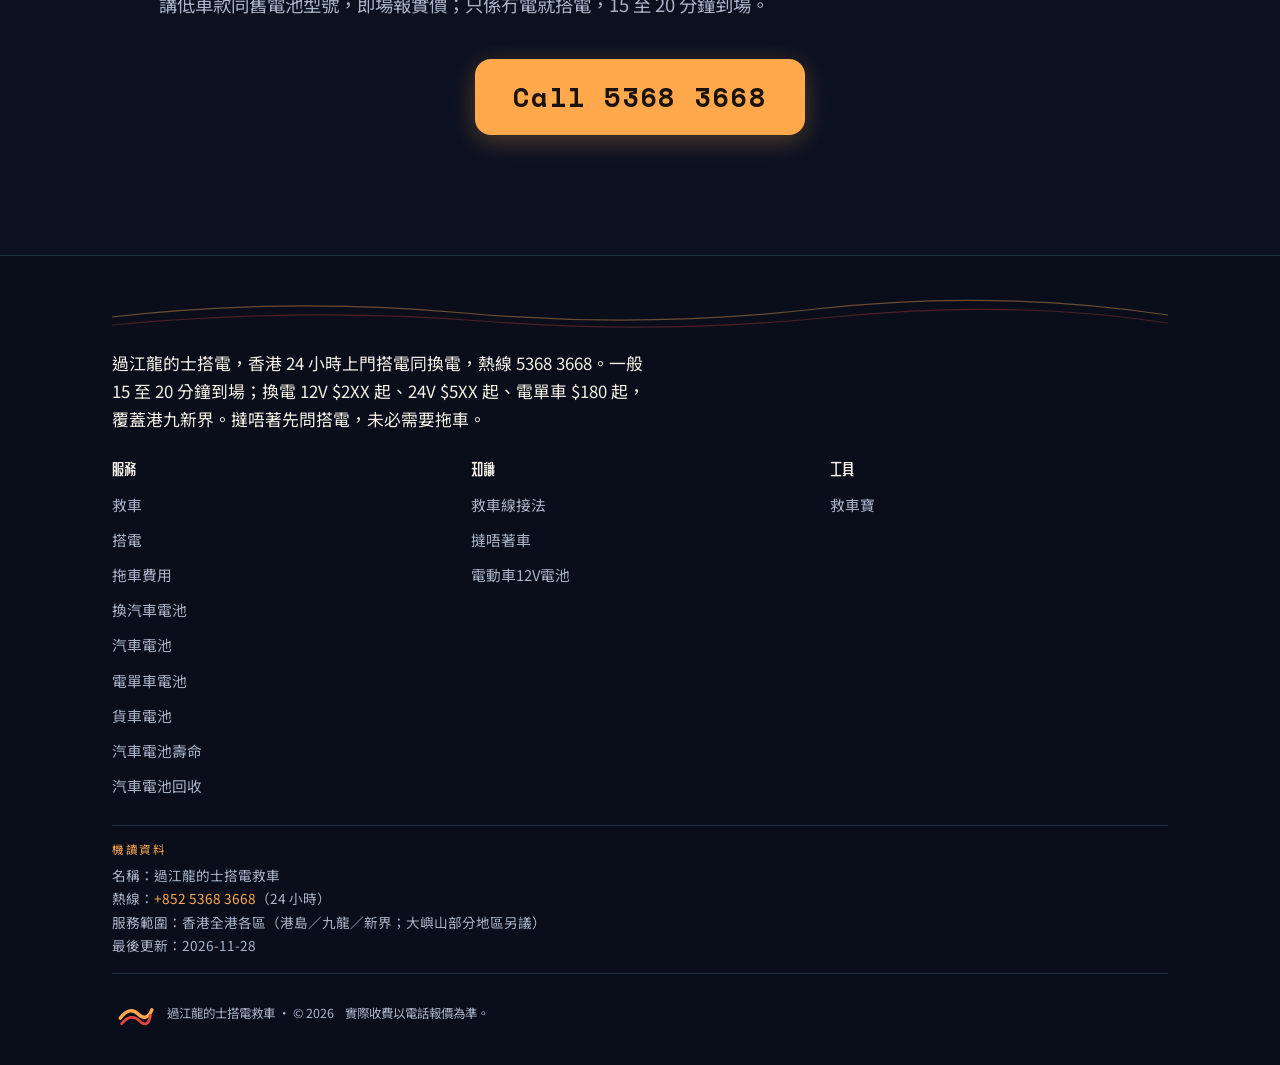
<file: battery/replace/index.html>
<!DOCTYPE html>
<html lang="zh-Hant">
<!-- preview-build: gjl-20261128-6fc2e34 -->
<!-- status: draft — /battery/replace/｜2026-11-26｜noindex 中，未發佈；見 docs/DRAFT-REGISTER.md -->
<head>
<meta charset="UTF-8">
<meta name="viewport" content="width=device-width, initial-scale=1.0">
<meta name="robots" content="noindex,nofollow">
<title>汽車電池價錢：上門換電流程同收費構成</title>
<meta name="description" content="汽車換電池冇劃一價：價錢睇車款、Ah 同型號（AGM／EFB／鉛酸），打 5368 3668 講車款即報實價。只係冇電可以搭電 12V $2XX 起，15 至 20 分鐘到場。">
<link rel="canonical" href="https://taxi-jumpstart.com/battery/replace/">
<meta property="og:type" content="article">
<meta property="og:title" content="汽車電池價錢：上門換電流程同收費構成">
<meta property="og:description" content="換電價錢由 Ah、型號、車款同地區決定；上門流程與注意事項一次講清。">
<meta property="og:image" content="https://taxi-jumpstart.com/assets/hero-poster.jpg">
<meta property="og:image:alt" content="技師喺車頭檢查汽車電池">
<meta property="og:url" content="https://taxi-jumpstart.com/battery/replace/">
<meta property="og:locale" content="zh_HK">
<meta name="twitter:card" content="summary_large_image">
<meta name="theme-color" content="#0C1120">
<link rel="icon" href="data:image/svg+xml,%3Csvg xmlns='http://www.w3.org/2000/svg' viewBox='0 0 64 64'%3E%3Crect width='64' height='64' rx='14' fill='%230C1120'/%3E%3Cpath d='M12 38 Q26 20 38 32 T58 26' stroke='%23FFA94C' stroke-width='5' fill='none' stroke-linecap='round'/%3E%3Cpath d='M14 46 Q28 30 40 42 T56 34' stroke='%23E5443F' stroke-width='4' fill='none' stroke-linecap='round'/%3E%3C/svg%3E">
<link rel="preload" href="../../assets/fonts/pages-zcool-400.woff2" as="font" type="font/woff2" crossorigin>
<link rel="stylesheet" href="../../assets/fonts/pages-fonts.css" media="print" onload="this.media='all'">
<noscript><link rel="stylesheet" href="../../assets/fonts/pages-fonts.css"></noscript>
<link rel="stylesheet" href="../../assets/style.css?v=27">
<link rel="stylesheet" href="../../assets/pages.css?v=5">
<script async src="https://www.googletagmanager.com/gtag/js?id=G-LXWR9DQGWZ"></script>
<script>
  window.dataLayer = window.dataLayer || [];
  function gtag(){dataLayer.push(arguments);}
  gtag('js', new Date());
  gtag('config', 'G-LXWR9DQGWZ');
</script>
<script type="application/ld+json">
{
  "@context": "https://schema.org",
  "@graph": [
    {
      "@type": "Service",
      "@id": "https://taxi-jumpstart.com/battery/replace/#service",
      "name": "上門換汽車電池",
      "serviceType": "汽車電池更換（上門）",
      "description": "上門換汽車電池：講低車款同舊電池型號先報實價，價錢視乎 Ah、型號（AGM／EFB／鉛酸）同地區。只係冇電可先搭電 12V $2XX 起。",
      "provider": { "@id": "https://taxi-jumpstart.com/#org" },
      "url": "https://taxi-jumpstart.com/battery/replace/",
      "areaServed": [
        { "@type": "AdministrativeArea", "name": "香港島" },
        { "@type": "AdministrativeArea", "name": "九龍" },
        { "@type": "AdministrativeArea", "name": "新界" }
      ],
      "hoursAvailable": { "@type": "OpeningHoursSpecification", "dayOfWeek": ["Monday","Tuesday","Wednesday","Thursday","Friday","Saturday","Sunday"], "opens": "00:00", "closes": "23:59" },
      "offers": [
        {
          "@type": "Offer",
          "name": "上門換汽車電池（視乎車款及型號報價）",
          "priceSpecification": { "@type": "PriceSpecification", "priceCurrency": "HKD", "description": "價錢視乎車款、容量 Ah、型號（鉛酸／EFB／AGM／鋰鐵）同地區，講低車款先報實價。" },
          "areaServed": { "@type": "AdministrativeArea", "name": "香港" }
        },
        {
          "@type": "Offer",
          "name": "12V 私家車搭電救車",
          "priceSpecification": { "@type": "PriceSpecification", "priceCurrency": "HKD", "minPrice": 200, "maxPrice": 299 },
          "areaServed": { "@type": "AdministrativeArea", "name": "香港" }
        }
      ]
    },
    {
      "@type": "FAQPage",
      "@id": "https://taxi-jumpstart.com/battery/replace/#faq",
      "mainEntity": [
        { "@type": "Question", "name": "香港汽車換電池幾錢？", "acceptedAnswer": { "@type": "Answer", "text": "冇劃一價。價錢由四樣決定：容量 Ah、型號技術（鉛酸／EFB／AGM／鋰鐵）、車款同安裝工時、上門地區同時段。打 5368 3668 講低車款年份同舊電池型號，就報到你部車嘅實價，確認後才動工。" } },
        { "@type": "Question", "name": "上門換電池要幾耐？", "acceptedAnswer": { "@type": "Answer", "text": "一般 20 至 30 分鐘完成：驗舊電池、拆裝、清潔樁頭、測試電壓同充電系統。部分車款電池喺座位底或引擎艙深處，會多幾分鐘。唔需要留車，換完就可以走。" } },
        { "@type": "Question", "name": "只係冇電，需要換電池嗎？", "acceptedAnswer": { "@type": "Answer", "text": "多數唔需要。先搭電（12V $2XX 起、24V $5XX 起），著到就揸幾日觀察；如果翌日朝早又撻唔著、撻車聲明顯無力，才係電池老化要換。忘記關燈、擺太耐造成嘅單次放電，搭電就夠。" } },
        { "@type": "Question", "name": "換電會唔會影響車電腦？", "acceptedAnswer": { "@type": "Answer", "text": "短暫斷電通常會令時鐘、電台記憶、車窗一鍵升降等功能重設，重新設定即可。部分車款嘅怠速學習值要重新建立，Start-Stop 車款要登記新電池參數，所以換電時要講明有冇 Start-Stop。" } },
        { "@type": "Question", "name": "Panasonic 汽車電池價錢係幾多？", "acceptedAnswer": { "@type": "Answer", "text": "Panasonic 有多個系列同容量，價錢由容量 Ah、有冇 Start-Stop 對應（EFB／AGM）同車款決定，所以唔會有一個固定價。講低車款年份，對應到規格就報得到實價。" } },
        { "@type": "Question", "name": "Varta 汽車電池價錢係幾多？", "acceptedAnswer": { "@type": "Answer", "text": "Varta 分 Black／Blue／Silver 同 AGM 系列，同容量下技術等級愈高愈貴。真正要對嘅係 Ah、CCA 同尺寸極柱，唔係只睇牌子。講車款即報你部車用得嘅型號同價錢。" } },
        { "@type": "Question", "name": "元朗、荃灣、屯門有冇上門換電？", "acceptedAnswer": { "@type": "Answer", "text": "全港各區都做，包括元朗、荃灣、屯門、土瓜灣同新界各區。落單前打 5368 3668 講清楚位置同車型，我哋會即時講到場時間同價錢。" } },
        { "@type": "Question", "name": "24 小時都可以換電池嗎？", "acceptedAnswer": { "@type": "Answer", "text": "可以查詢 24 小時。深夜、公眾假期同偏遠地區費用可能調整，最重要係有現貨對應你部車嘅規格；如果規格要訂貨，會講清楚幾時有貨，唔會含糊報價。" } },
        { "@type": "Question", "name": "汽車電池安裝有咩要注意？", "acceptedAnswer": { "@type": "Answer", "text": "三樣：型號規格要對（Ah、CCA、尺寸、極柱位置）、Start-Stop 車要用 AGM 或 EFB、樁頭要清潔上緊。裝完要量電壓同確認發電機充電正常，否則新電都會好快冇電。" } }
      ]
    }
  ]
}
</script>
<script type="application/ld+json">
{
  "@context": "https://schema.org",
  "@type": "BreadcrumbList",
  "@id": "https://taxi-jumpstart.com/battery/replace/#breadcrumb",
  "itemListElement": [
    {
      "@type": "ListItem",
      "position": 1,
      "name": "首頁",
      "item": "https://taxi-jumpstart.com/"
    },
    {
      "@type": "ListItem",
      "position": 2,
      "name": "換汽車電池",
      "item": "https://taxi-jumpstart.com/battery/replace/"
    }
  ]
}
</script>
</head>
<body>
<a class="skip" href="#main">跳至主要內容</a>

<header class="site-head" id="siteHead">
  <div class="site-rail" aria-hidden="true"></div>
  <div class="wrap site-head-inner">
    <a class="site-brand" href="../../index.html" aria-label="過江龍的士搭電 首頁">
      <svg class="brand-mark" viewBox="0 0 64 64" aria-hidden="true"><path d="M12 38 Q26 20 38 32 T58 26" stroke="#FFA94C" stroke-width="5" fill="none" stroke-linecap="round"/><path d="M14 46 Q28 30 40 42 T56 34" stroke="#E5443F" stroke-width="4" fill="none" stroke-linecap="round"/></svg>
      <span class="site-brand-text">
        <span class="site-brand-name">過江龍的士搭電</span>
        <span class="site-brand-mono">JUMP START HK</span>
      </span>
    </a>
    <nav class="site-nav" aria-label="主導覽">
      <a href="../../services/24-hour-rescue/">救車</a>
      <a href="../../services/battery-jump/">搭電</a>
      <a href="../../battery/replace/" aria-current="page">換汽車電池</a>
      <a href="../../battery/">汽車電池</a>
      <a href="../../towing-fee/">拖車費用<i class="nav-ref">參考</i></a>
      <a href="../../tools/jump-starter/">救車寶</a>
    </nav>
    <a class="site-call" href="tel:+85253683668" aria-label="24 小時熱線 5368 3668">
      <span class="site-call-txt">24H · 5368 3668</span>
      <span class="site-call-ic" aria-hidden="true">☎</span>
    </a>
    <details class="nav-menu">
      <summary aria-label="開啟導覽選單"><svg class="nav-burger" viewBox="0 0 24 24" aria-hidden="true" focusable="false"><path d="M4 7h16M4 12h16M4 17h16" stroke="currentColor" stroke-width="2" stroke-linecap="round"/></svg></summary>
      <div class="nav-menu-panel" role="navigation" aria-label="導覽選單">
        <a href="../../services/24-hour-rescue/">救車</a>
        <a href="../../services/battery-jump/">搭電</a>
        <a href="../../battery/replace/" aria-current="page">換汽車電池</a>
        <a href="../../battery/">汽車電池</a>
        <a href="../../towing-fee/">拖車費用<i class="nav-ref">參考</i></a>
        <a href="../../tools/jump-starter/">救車寶</a>
        <a class="nav-menu-call" href="tel:+85253683668">24 小時熱線 · 5368 3668</a>
      </div>
    </details>
  </div>
</header>

<main id="main" tabindex="-1">

<section class="p-hero" aria-labelledby="page-h1">
  <div class="wrap">
    <nav class="crumbs" aria-label="麵包屑導覽">
      <a href="../../index.html">首頁</a><span class="sep">›</span><a href="../../battery/">汽車電池</a><span class="sep">›</span><span aria-current="page">上門換電</span>
    </nav>
    <h1 class="p-h1" id="page-h1">汽車換電池：上門換電幾錢、點做</h1>
    <p class="p-sub">上門換汽車電池唔需要留車、唔需要自己揸去車房。呢頁講清價錢由邊幾樣決定、五步流程、換電前後要注意嘅事，同幾時其實只係需要搭電。</p>

    <div class="ans">
      <span class="ans-label">一句答你</span>
      <p>汽車換電池冇劃一價：價錢睇車款、容量（Ah）同型號（AGM／EFB／鉛酸），打 5368 3668 講車款即報實價。只係一時冇電，搭電 <strong>12V $2XX 起</strong>，15 至 20 分鐘到場。</p>
    </div>

    <div class="cta-row">
      <a class="btn" href="tel:+85253683668">Call 5368 3668 報價</a>
      <a class="btn ghost" href="#fee">睇價錢構成</a>
    </div>
    <p class="fine">24 小時查詢；報價確認後才動工。</p>
  </div>
</section>

<section class="section" aria-labelledby="fee-h" id="fee">
  <div class="wrap sec-enter">
    <p class="kicker">價錢</p>
    <h2 class="h2" id="fee-h">上門換電價錢由邊四樣決定？</h2>
    <div class="tbl-wrap">
      <table class="fee">
        <thead>
          <tr><th scope="col">因素</th><th scope="col">點影響價錢</th><th scope="col">你要提供</th></tr>
        </thead>
        <tbody>
          <tr><td data-label="因素"><strong>容量 Ah</strong></td><td data-label="點影響價錢">容量愈大、極板用料愈多，價錢愈高</td><td data-label="你要提供">舊電池標籤上嘅 Ah 或型號</td></tr>
          <tr><td data-label="因素"><strong>型號技術</strong></td><td data-label="點影響價錢">鉛酸最平 → EFB → AGM → 鋰鐵最高</td><td data-label="你要提供">有冇 Start-Stop（怠速熄火）</td></tr>
          <tr><td data-label="因素"><strong>車款同工時</strong></td><td data-label="點影響價錢">座位底或引擎艙深處，拆裝時間較長</td><td data-label="你要提供">車款、年份</td></tr>
          <tr><td data-label="因素"><strong>地區同時段</strong></td><td data-label="點影響價錢">偏遠地區、深夜、公眾假期或會調整</td><td data-label="你要提供">位置、幾點要</td></tr>
        </tbody>
      </table>
    </div>
    <div class="note-box">
      <p><strong>唔會籠統報價：</strong>「汽車電池幾錢」冇單一答案，同一句問題，60Ah 鉛酸同 80Ah AGM 可以差幾倍。所以我哋要你先講車款同舊電池型號，報到實價、你確認之後才安排。</p>
    </div>
  </div>
</section>

<section class="section" aria-labelledby="step-h">
  <div class="wrap sec-enter">
    <p class="kicker">流程</p>
    <h2 class="h2" id="step-h">上門換電要幾耐？有邊五步？</h2>
    <div class="card-grid two stagger">
      <div class="card"><span class="tag">STEP 1</span><h3>報車款同舊電池</h3><p>打 5368 3668，講車款年份同舊電池型號（或影相傳嚟），順便講位置同幾點要。</p></div>
      <div class="card"><span class="tag">STEP 2</span><h3>核規格、報實價</h3><p>對 Ah、CCA、尺寸同極柱位置，報你部車用得嘅型號同實價，你確認後才派單。</p></div>
      <div class="card"><span class="tag">STEP 3</span><h3>到場先驗兩樣</h3><p>量舊電池電壓同發電機充電電壓：如果發電機有問題，換電都解決唔到，會先講清楚。</p></div>
      <div class="card"><span class="tag">STEP 4</span><h3>拆裝同清潔樁頭</h3><p>拆舊電池、清潔樁頭氧化物、裝新電池、上緊並確認極柱位置正確（唔會正負接反）。</p></div>
      <div class="card"><span class="tag">STEP 5</span><h3>測試同交收</h3><p>撻車測試、量充電電壓、確認車燈同電子設備正常；舊電池即場交收處理。</p></div>
      <div class="card"><span class="tag">TIP</span><h3>唔需要留車</h3><p>換完即走，唔使拖去車房、唔使等半日。停車場入場費由車主支付。</p></div>
    </div>
  </div>
</section>

<section class="section" aria-labelledby="compare-h">
  <div class="wrap sec-enter">
    <p class="kicker">判斷</p>
    <h2 class="h2" id="compare-h">幾時只係搭電？幾時要換電？</h2>
    <div class="tbl-wrap">
      <table class="fee">
        <thead><tr><th scope="col">情況</th><th scope="col">做乜</th><th scope="col">價錢</th></tr></thead>
        <tbody>
          <tr><td data-label="情況">忘記關燈、擺幾日冇撻、車門未關好</td><td data-label="做乜">搭電，之後正常揸幾日充返</td><td data-label="價錢"><strong>12V $2XX 起</strong>／24V $5XX 起／電單車 $180 起</td></tr>
          <tr><td data-label="情況">連續兩日朝早都要搭電</td><td data-label="做乜">換電池（先驗發電機）</td><td data-label="價錢">視乎型號，講車款即報</td></tr>
          <tr><td data-label="情況">電池 3 年以上、表面脹、樁頭腐蝕</td><td data-label="做乜">直接換，唔好再拖</td><td data-label="價錢">視乎型號，講車款即報</td></tr>
          <tr><td data-label="情況">撻著後行 10 分鐘又死火</td><td data-label="做乜">驗發電機，換電未必解決</td><td data-label="價錢">搭電後再檢修</td></tr>
        </tbody>
      </table>
    </div>
  </div>
</section>

<section class="section" aria-labelledby="note-h">
  <div class="wrap sec-enter">
    <p class="kicker">注意</p>
    <h2 class="h2" id="note-h">換電前要講清邊三件事？</h2>
    <ul class="check-list">
      <li><strong>有冇 Start-Stop</strong> —— 有就要 AGM 或 EFB，用普通鉛酸會提早壞，甚至令怠速熄火失效。</li>
      <li><strong>斷電後要重設</strong> —— 時鐘、電台、車窗一鍵升降可能要重設；部分車款怠速學習值要重新建立。</li>
      <li><strong>發電機健康</strong> —— 發電機充電不足，換咩新電池都會好快冇電，所以到場一定先量電壓。</li>
    </ul>
    <div class="note-box warn-box">
      <p><strong>唔好自己亂試：</strong>夾錯正負極、用太幼嘅線、或者喺有油氣嘅地方接線，都可能燒電腦或引起火花。唔熟悉就交俾技師，搭電 12V $2XX 起，唔值得冒險。</p>
    </div>
  </div>
</section>

<section class="section" aria-labelledby="area-h">
  <div class="wrap sec-enter">
    <p class="kicker">地區</p>
    <h2 class="h2" id="area-h">元朗荃灣屯門土瓜灣，換電有冇上門？</h2>
    <div class="prose">
      <p>上門換電同搭電一樣，全港各區都做：香港島、九龍、新界，包括屋邨、商場停車場、工業大廈同路邊。元朗、荃灣、屯門、土瓜灣呢幾個查詢最多嘅地區，搭電平均 15 至 20 分鐘到場，換電就視乎規格有冇現貨。</p>
      <p>如果部車泊喺低矮停車場或者停車場有時租限制，落單時講清楚，我哋會同你講預計時間，避免產生額外停車場費。</p>
    </div>
    <div class="area-chips">
      <span class="chip">元朗</span><span class="chip">荃灣</span><span class="chip">屯門</span><span class="chip">土瓜灣</span><span class="chip">沙田</span><span class="chip">大埔</span><span class="chip">觀塘</span><span class="chip">港島南</span>
    </div>
  </div>
</section>

<section class="section" aria-label="現場相片">
  <div class="wrap sec-enter">
    <figure class="p-figure">
      <img src="../../assets/hero-poster.jpg" alt="技師喺車頭檢查汽車電池同接線" loading="lazy" width="1600" height="900">
      <figcaption>上門換電：驗電、拆裝、清潔樁頭、測試一次做齊。</figcaption>
    </figure>
  </div>
</section>
<section class="section faq" id="faq" aria-labelledby="faq-h">
  <div class="wrap sec-enter">
    <p class="kicker">常見問題</p>
    <h2 class="h2" id="faq-h">換汽車電池，車主最想問咩？</h2>
    <div class="faq-list">
      <details><summary>香港汽車換電池幾錢？</summary><p>冇劃一價：由容量 Ah、型號技術（鉛酸／EFB／AGM／鋰鐵）、車款安裝工時、上門地區同時段決定。打 5368 3668 講車款年份同舊電池型號，就報到實價，確認後才動工。</p></details>
      <details><summary>上門換電池要幾耐？</summary><p>一般 20 至 30 分鐘完成：驗舊電池、拆裝、清潔樁頭、測試電壓同充電系統。部分車款電池喺座位底，會多幾分鐘。唔需要留車。</p></details>
      <details><summary>只係冇電，需要換電池嗎？</summary><p>多數唔需要。先搭電 12V $2XX 起、24V $5XX 起，著到就揸幾日觀察；翌日朝早又撻唔著、撻車聲無力，才係老化要換。</p></details>
      <details><summary>換電會唔會影響車電腦？</summary><p>短暫斷電會令時鐘、電台記憶、車窗一鍵升降重設，重新設定即可。部分車款要重新建立怠速學習值；Start-Stop 車要登記新電池參數。</p></details>
      <details><summary>Panasonic 汽車電池價錢幾多？</summary><p>Panasonic 有多個系列同容量，價錢由 Ah、有冇 Start-Stop 對應（EFB／AGM）同車款決定，唔會有固定價。講低車款年份即報到實價。</p></details>
      <details><summary>Varta 汽車電池價錢幾多？</summary><p>Varta 分 Black／Blue／Silver 同 AGM 系列，技術等級愈高愈貴。真正要對嘅係 Ah、CCA、尺寸極柱。講車款即報對應型號同價錢。</p></details>
      <details><summary>元朗、荃灣、屯門有冇上門換電？</summary><p>全港各區都做，包括元朗、荃灣、屯門、土瓜灣同新界各區。落單前講清楚位置同車型，即時講到場時間同價錢。</p></details>
      <details><summary>24 小時都可以換電池嗎？</summary><p>可以查詢 24 小時。深夜、假期同偏遠地區費用可能調整；最重要係有現貨對應你部車規格，要訂貨會講清楚幾時有。</p></details>
      <details><summary>汽車電池安裝要注意咩？</summary><p>三樣：規格要對（Ah、CCA、尺寸、極柱位置）、Start-Stop 用 AGM／EFB、樁頭清潔上緊。裝完量電壓同上緊測試，確認發電機充電正常。</p></details>
    </div>
  </div>
</section>

<section class="section" aria-labelledby="rel-h">
  <div class="wrap sec-enter">
    <p class="kicker">相關</p>
    <h2 class="h2" id="rel-h">換電視完，跟住睇邊頁？</h2>
    <div class="rel-grid">
      <a href="../../battery/">
        <h3>汽車電池總覽</h3>
        <p>規格、牌子、壽命同幾時換，一頁睇完。</p>
      </a>
      <a href="../../services/24-hour-rescue/">
        <h3>24 小時救車服務</h3>
        <p>撻唔著即刻到場，全港各區 15 至 20 分鐘。</p>
      </a>
      <a href="../../guides/jump-lead-steps/">
        <h3>救車線接法 6 步</h3>
        <p>自己接線嘅正確次序，同三個常見錯誤。</p>
      </a>
      <a href="../../battery/lifespan/">
        <h3>汽車電池壽命同電壓</h3>
        <p>幾耐要換？電壓跌到幾多先算老化？</p>
      </a>
    </div>
  </div>
</section>

<section class="section p-end" aria-labelledby="cta-h">
  <div class="wrap sec-enter">
    <h2 class="h2" id="cta-h">換電報價點解要講車款？</h2>
    <p class="lede">講低車款同舊電池型號，即場報實價；只係冇電就搭電，15 至 20 分鐘到場。</p>
    <a class="btn big" href="tel:+85253683668">Call 5368 3668</a>
  </div>
</section>

</main>

<footer class="footer site-foot">
  <div class="wrap">
    <div class="foot-cable" aria-hidden="true">
      <svg viewBox="0 0 1200 40" preserveAspectRatio="none" focusable="false">
        <path d="M0 26 Q200 6 400 22 T800 18 T1200 24" />
        <path d="M0 34 Q220 16 420 30 T820 26 T1200 32" />
      </svg>
    </div>
    <p class="foot-answer">過江龍的士搭電，香港 24 小時上門搭電同換電，熱線 5368 3668。一般 15 至 20 分鐘到場；換電 12V $2XX 起、24V $5XX 起、電單車 $180 起，覆蓋港九新界。撻唔著先問搭電，未必需要拖車。</p>
    <div class="foot-groups">
      <div class="foot-group">
        <h3>服務</h3>
        <ul>
          <li><a href="../../services/24-hour-rescue/">救車</a></li>
          <li><a href="../../services/battery-jump/">搭電</a></li>
          <li><a href="../../towing-fee/">拖車費用</a></li>
          <li><a href="../../battery/replace/">換汽車電池</a></li>
          <li><a href="../../battery/">汽車電池</a></li>
          <li><a href="../../services/motorcycle-battery/">電單車電池</a></li>
          <li><a href="../../services/truck-battery/">貨車電池</a></li>
          <li><a href="../../battery/lifespan/">汽車電池壽命</a></li>
          <li><a href="../../battery/recycle/">汽車電池回收</a></li>
        </ul>
      </div>
      <div class="foot-group">
        <h3>知識</h3>
        <ul>
          <li><a href="../../guides/jump-lead-steps/">救車線接法</a></li>
          <li><a href="../../guides/wont-start/">撻唔著車</a></li>
          <li><a href="../../guides/ev-12v-battery/">電動車12V電池</a></li>
        </ul>
      </div>
      <div class="foot-group">
        <h3>工具</h3>
        <ul>
          <li><a href="../../tools/jump-starter/">救車寶</a></li>
        </ul>
      </div>
    </div>
    <div class="foot-machine" aria-labelledby="foot-machine-h">
      <h3 id="foot-machine-h">機讀資料</h3>
      <ul>
        <li>名稱：過江龍的士搭電救車</li>
        <li>熱線：<a href="tel:+85253683668">+852 5368 3668</a>（24 小時）</li>
        <li>服務範圍：香港全港各區（港島／九龍／新界；大嶼山部分地區另議）</li>
        <li>最後更新：2026-11-28</li>
      </ul>
    </div>
    <div class="foot-end">
      <svg class="brand-mark" viewBox="0 0 64 64" aria-hidden="true"><path d="M12 38 Q26 20 38 32 T58 26" stroke="#FFA94C" stroke-width="5" fill="none" stroke-linecap="round"/><path d="M14 46 Q28 30 40 42 T56 34" stroke="#E5443F" stroke-width="4" fill="none" stroke-linecap="round"/></svg>
      <p class="foot-end-name">過江龍的士搭電救車 · © 2026</p>
      <p class="foot-end-note">實際收費以電話報價為準。</p>
    </div>
  </div>
</footer>

<script src="../../assets/pages.js?v=4"></script>
</body>
</html>
</file>
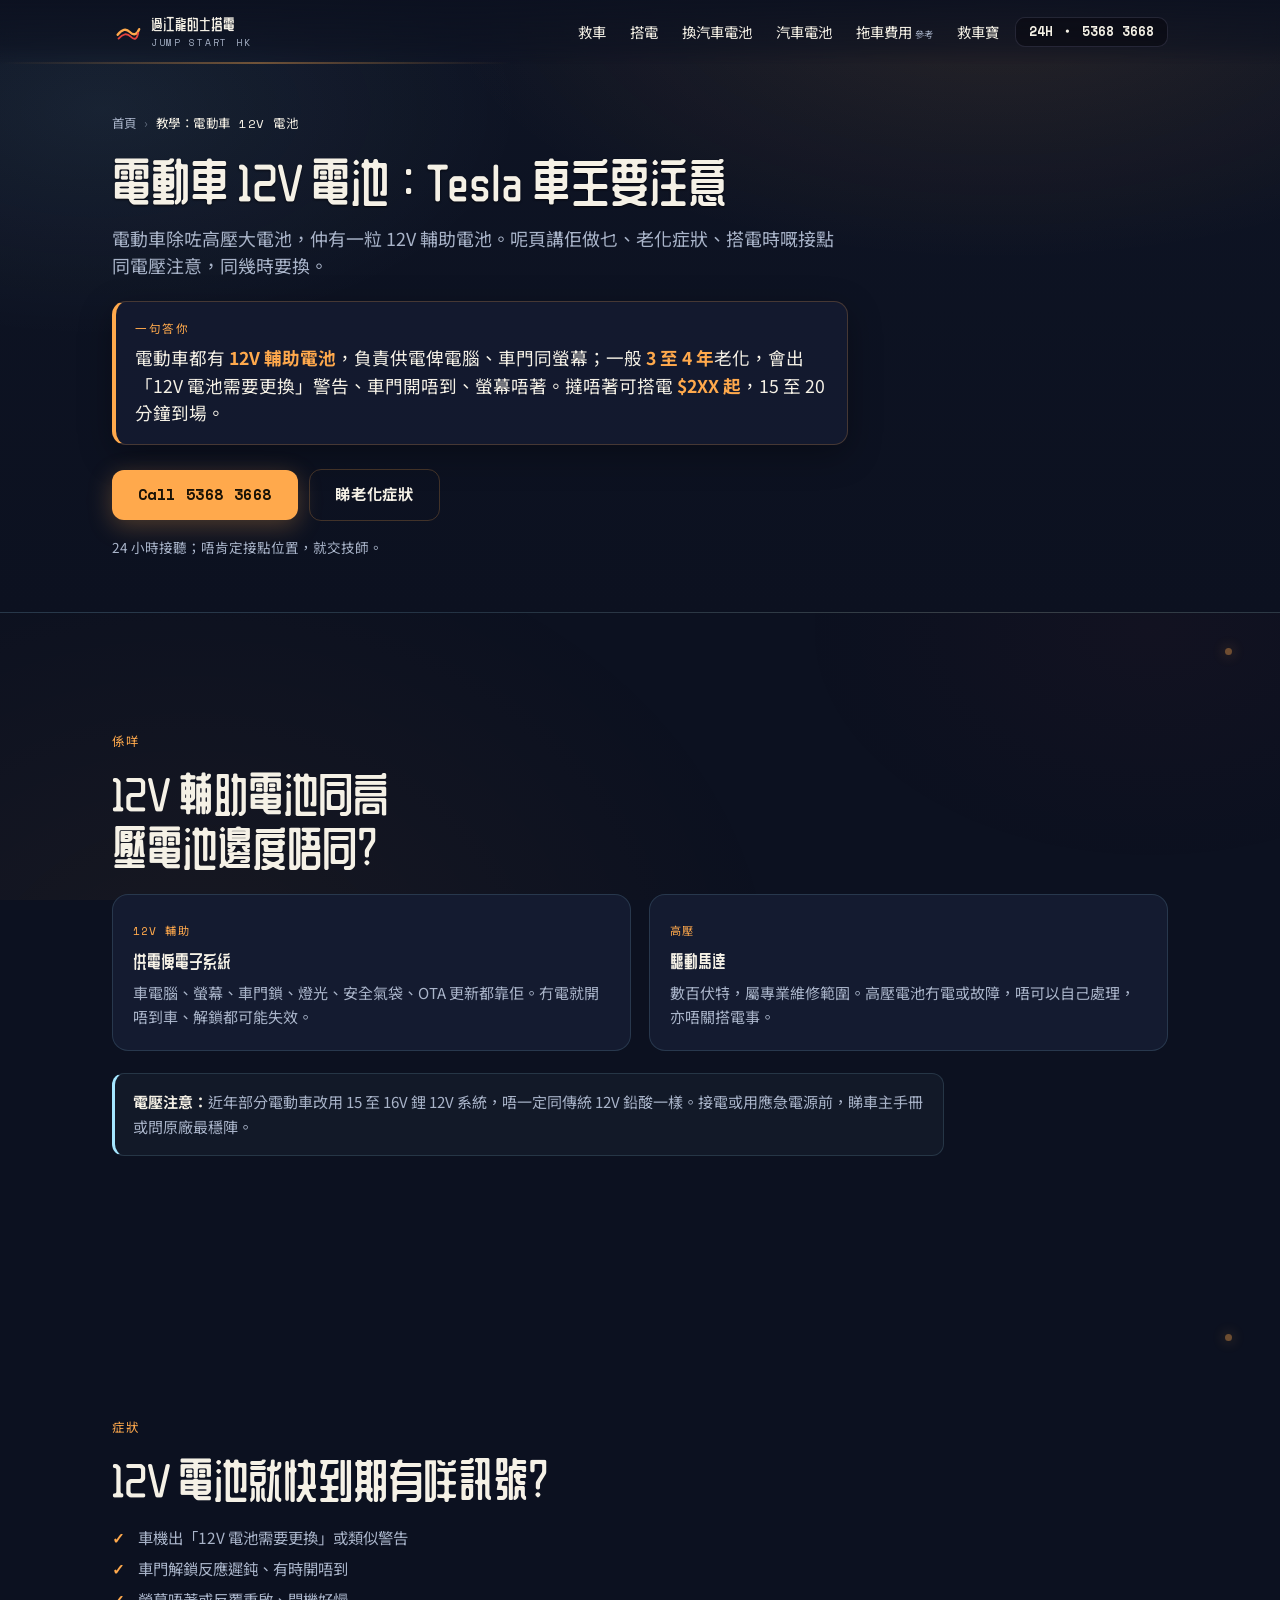
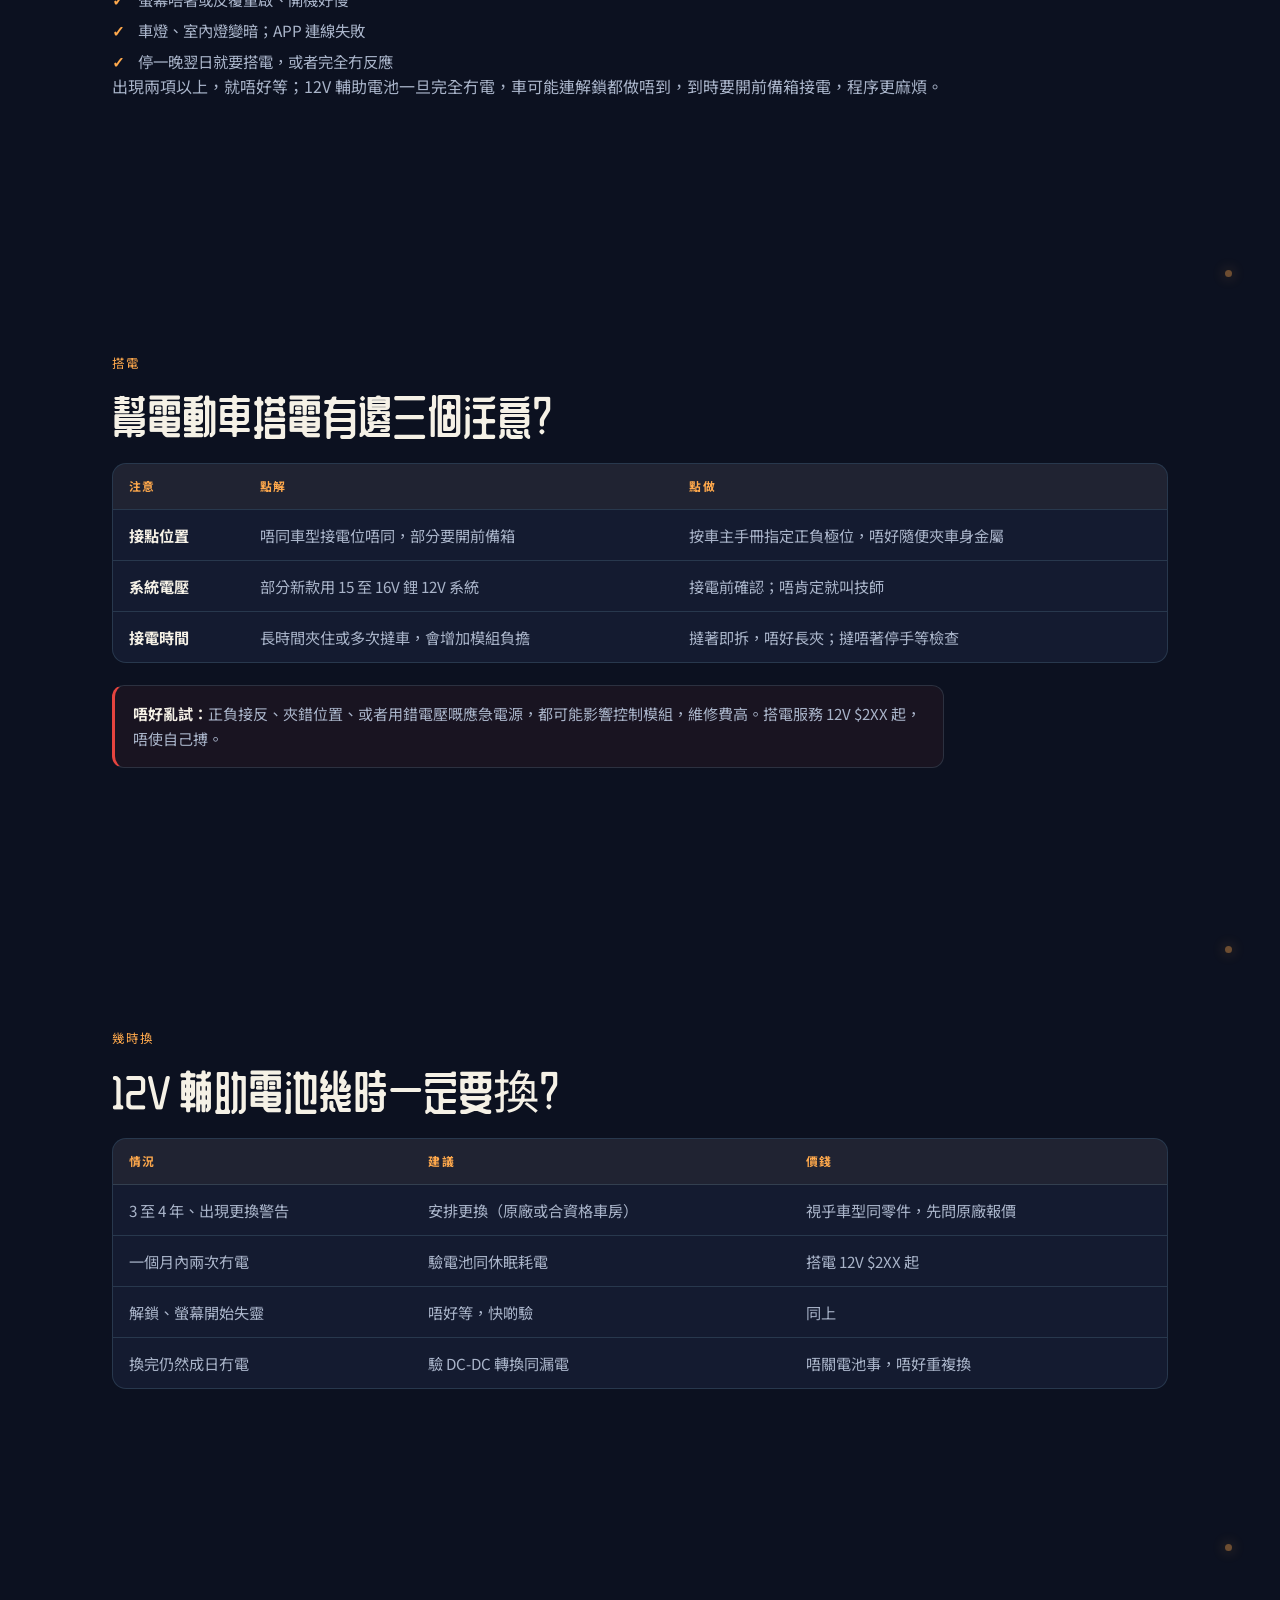
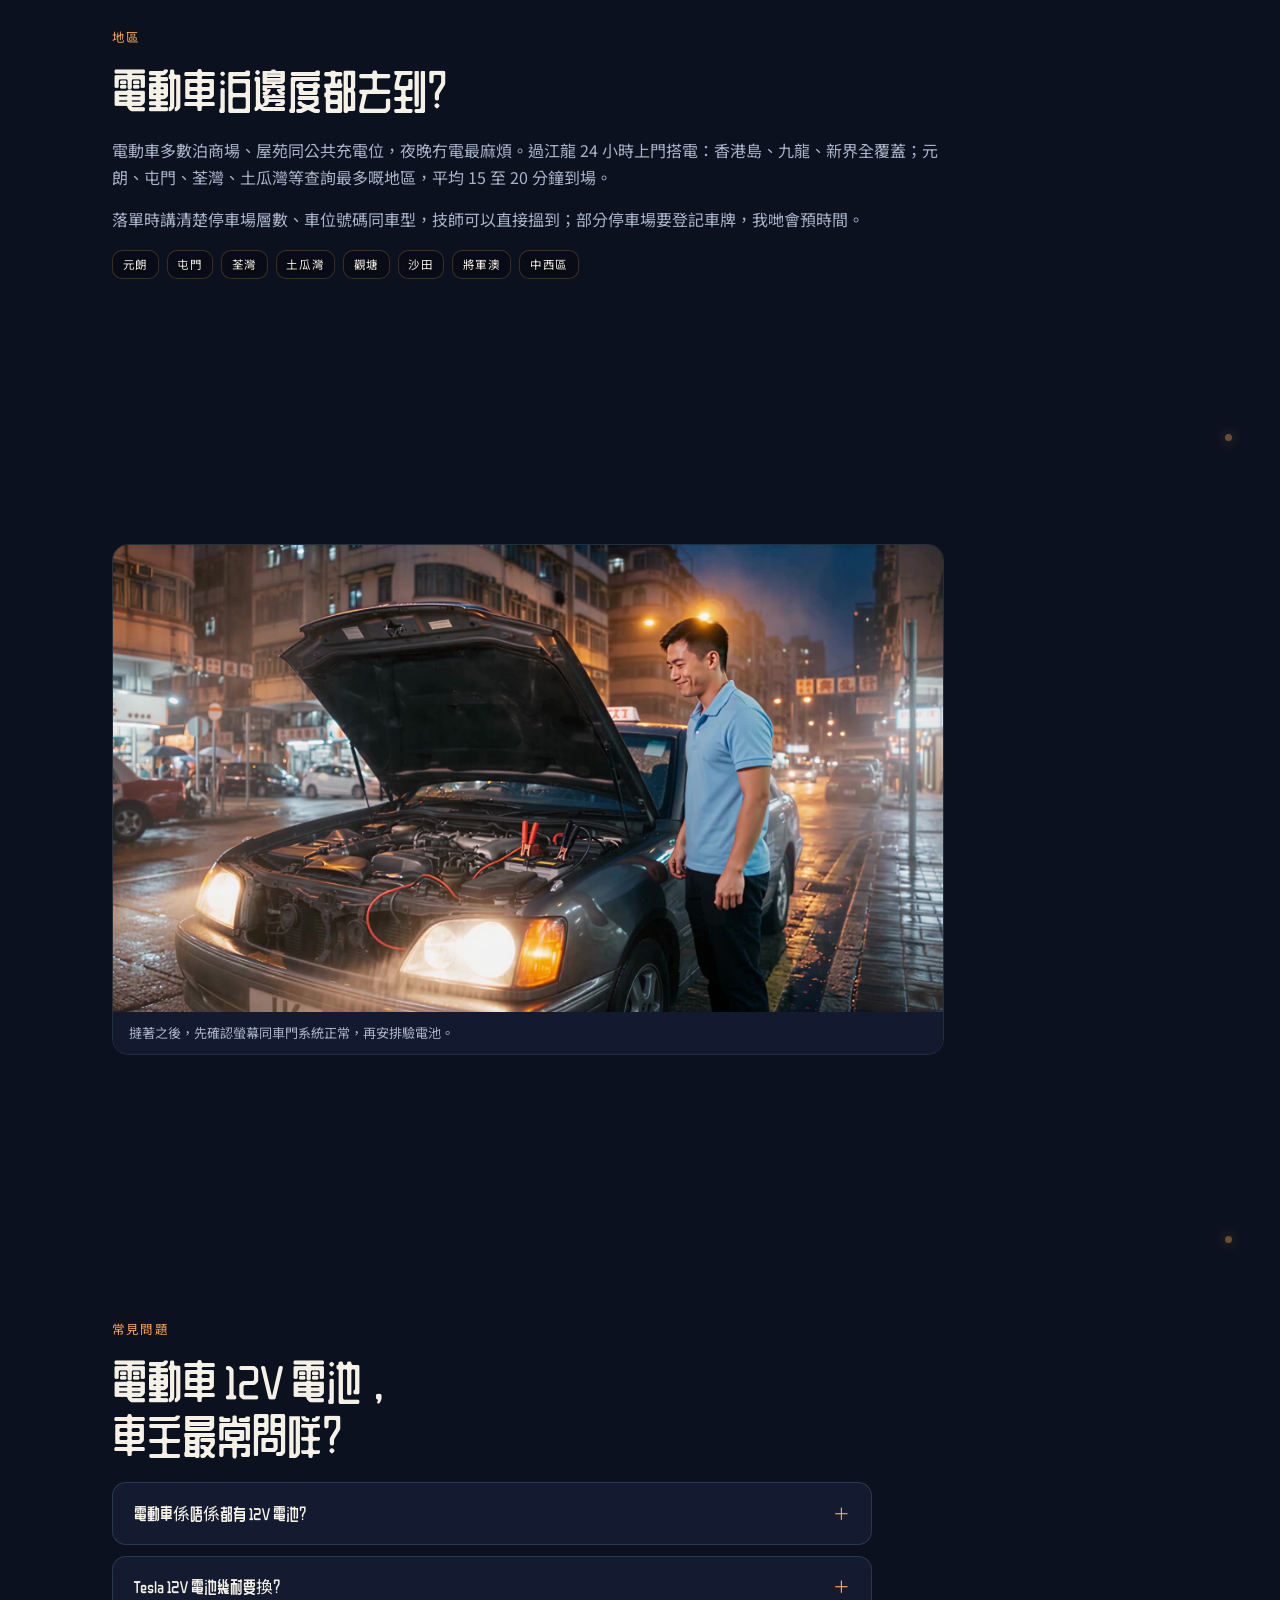
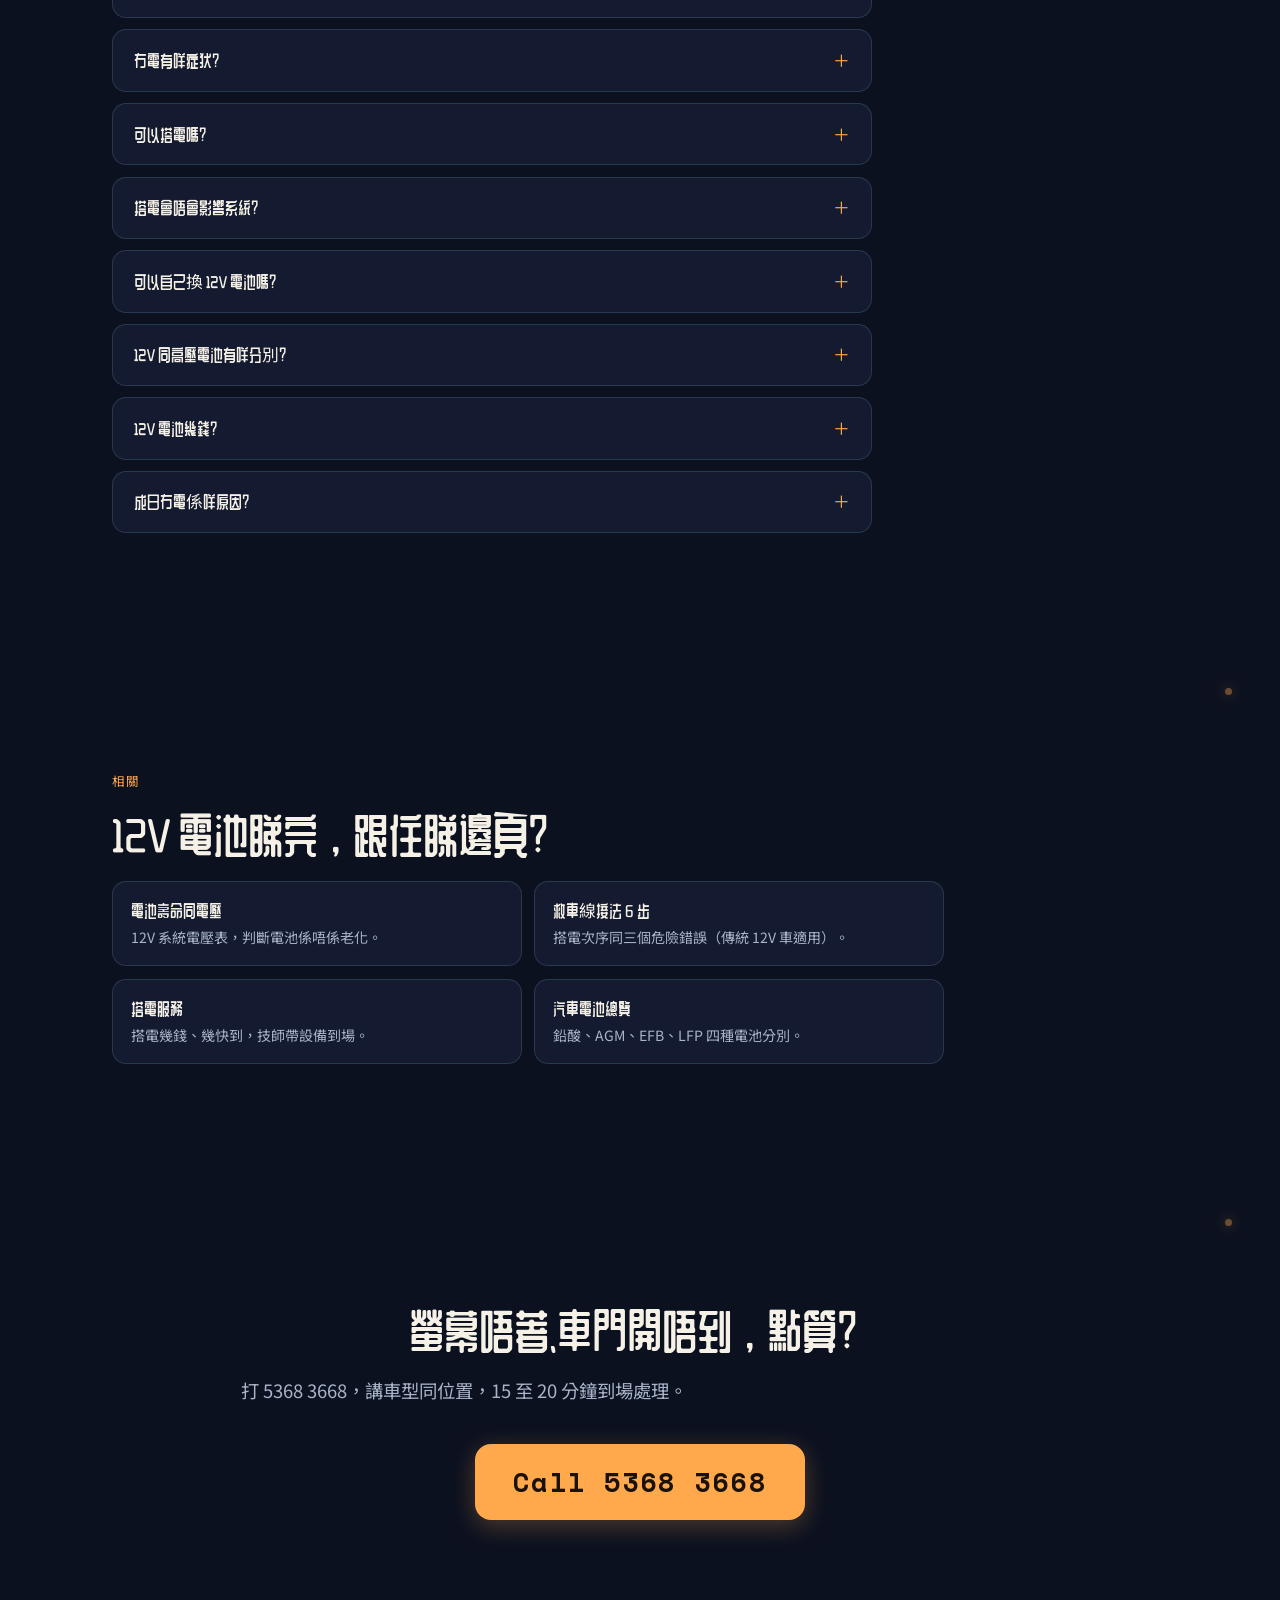
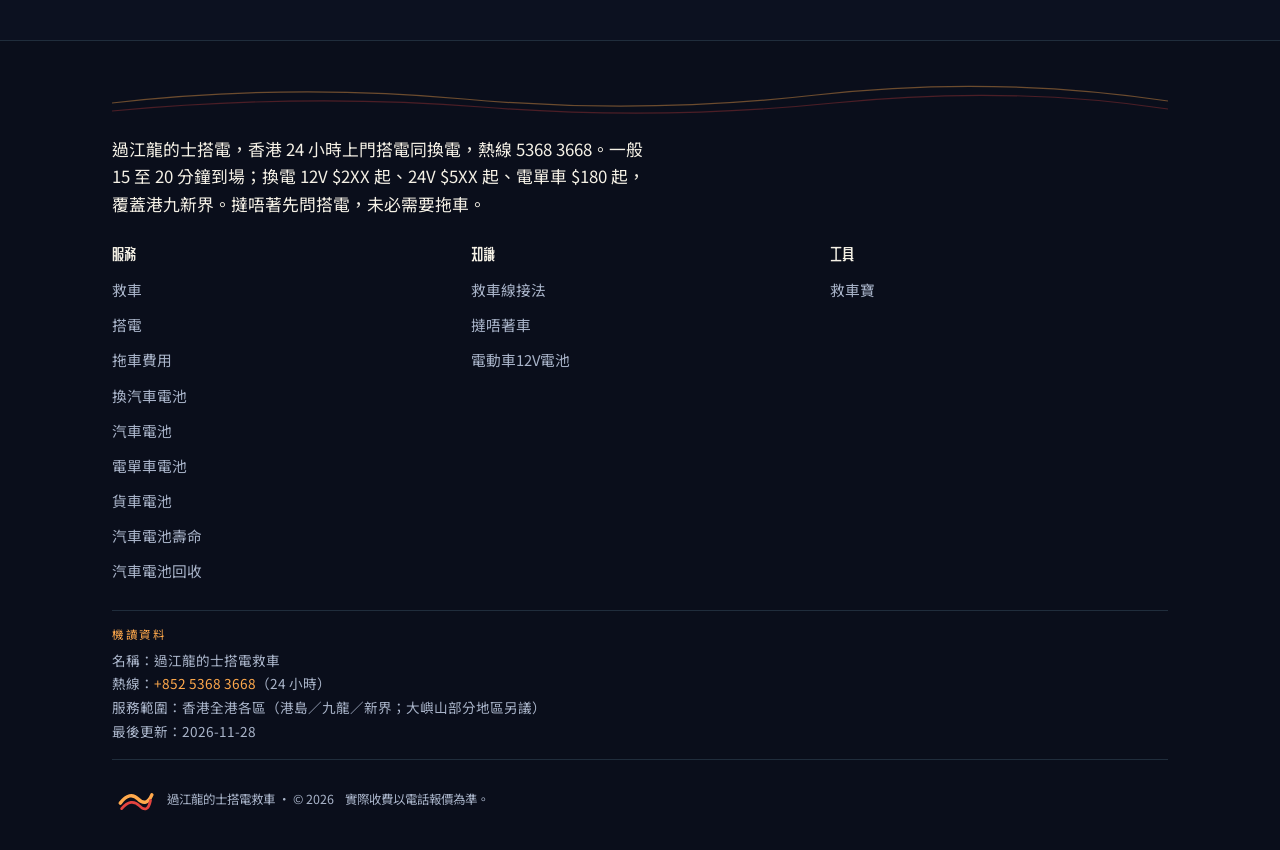
<file: guides/ev-12v-battery/index.html>
<!DOCTYPE html>
<html lang="zh-Hant">
<!-- preview-build: gjl-20261128-6fc2e34 -->
<!-- status: draft — /guides/ev-12v-battery/｜2026-11-26｜noindex 中，未發佈；見 docs/DRAFT-REGISTER.md -->
<head>
<meta charset="UTF-8">
<meta name="viewport" content="width=device-width, initial-scale=1.0">
<meta name="robots" content="noindex,nofollow">
<title>Tesla 12V 電池：幾時死、點處理</title>
<meta name="description" content="電動車都有 12V 輔助電池，一般 3 至 4 年老化，會出現「12V 電池需要更換」警告、車門開唔到、螢幕唔著。搭電注意接點同電壓系統，唔識就交技師。">
<link rel="canonical" href="https://taxi-jumpstart.com/guides/ev-12v-battery/">
<meta property="og:type" content="article">
<meta property="og:title" content="Tesla 12V 電池：幾時死、點處理">
<meta property="og:description" content="12V 輔助電池作用、老化症狀、搭電注意同幾時換。">
<meta property="og:image" content="https://taxi-jumpstart.com/assets/hero-ending.jpg">
<meta property="og:image:alt" content="電動車夜間車頭燈亮起">
<meta property="og:url" content="https://taxi-jumpstart.com/guides/ev-12v-battery/">
<meta property="og:locale" content="zh_HK">
<meta name="twitter:card" content="summary_large_image">
<meta name="theme-color" content="#0C1120">
<link rel="icon" href="data:image/svg+xml,%3Csvg xmlns='http://www.w3.org/2000/svg' viewBox='0 0 64 64'%3E%3Crect width='64' height='64' rx='14' fill='%230C1120'/%3E%3Cpath d='M12 38 Q26 20 38 32 T58 26' stroke='%23FFA94C' stroke-width='5' fill='none' stroke-linecap='round'/%3E%3Cpath d='M14 46 Q28 30 40 42 T56 34' stroke='%23E5443F' stroke-width='4' fill='none' stroke-linecap='round'/%3E%3C/svg%3E">
<link rel="preload" href="../../assets/fonts/pages-zcool-400.woff2" as="font" type="font/woff2" crossorigin>
<link rel="stylesheet" href="../../assets/fonts/pages-fonts.css" media="print" onload="this.media='all'">
<noscript><link rel="stylesheet" href="../../assets/fonts/pages-fonts.css"></noscript>
<link rel="stylesheet" href="../../assets/style.css?v=27">
<link rel="stylesheet" href="../../assets/pages.css?v=5">
<script async src="https://www.googletagmanager.com/gtag/js?id=G-LXWR9DQGWZ"></script>
<script>
  window.dataLayer = window.dataLayer || [];
  function gtag(){dataLayer.push(arguments);}
  gtag('js', new Date());
  gtag('config', 'G-LXWR9DQGWZ');
</script>
<script type="application/ld+json">
{
  "@context": "https://schema.org",
  "@graph": [
    {
      "@type": "HowTo",
      "@id": "https://taxi-jumpstart.com/guides/ev-12v-battery/#howto",
      "name": "電動車 12V 電池冇電：三步處理",
      "description": "電動車 12V 輔助電池冇電時嘅安全處理次序：確認症狀、用指定接點接電、之後安排檢查。",
      "totalTime": "PT15M",
      "step": [
        { "@type": "HowToStep", "position": 1, "name": "確認係 12V 問題", "text": "車門開唔到、螢幕唔著、解鎖反應遲鈍，多數係 12V 輔助電池；高壓大電池冇電嘅症狀唔同（多數係動力限制或完全唔行）。" },
        { "@type": "HowToStep", "position": 2, "name": "用車廠指定接點接電", "text": "部分車型要打開前備箱（frunk）或指定接線位接電，唔好隨便夾車身金屬；近年部分車型改用 15 至 16V 鋰 12V 系統，接電前睇車主手冊或問原廠。" },
        { "@type": "HowToStep", "position": 3, "name": "撻著後安排檢查", "text": "撻著後盡快安排驗 12V 電池健康同充電系統；反覆冇電即代表電池到期，唔好長期靠搭電。" }
      ]
    },
    {
      "@type": "Service",
      "@id": "https://taxi-jumpstart.com/guides/ev-12v-battery/#service",
      "name": "電動車 12V 輔助電池搭電",
      "serviceType": "上門搭電救車",
      "description": "電動車 12V 輔助電池冇電，24 小時上門搭電：12V 系統 $2XX 起，15 至 20 分鐘到場，全港各區。",
      "provider": { "@id": "https://taxi-jumpstart.com/#org" },
      "areaServed": [
        { "@type": "AdministrativeArea", "name": "香港島" },
        { "@type": "AdministrativeArea", "name": "九龍" },
        { "@type": "AdministrativeArea", "name": "新界" }
      ],
      "hoursAvailable": { "@type": "OpeningHoursSpecification", "dayOfWeek": ["Monday","Tuesday","Wednesday","Thursday","Friday","Saturday","Sunday"], "opens": "00:00", "closes": "23:59" },
      "offers": [
        { "@type": "Offer", "name": "12V 系統搭電（含電動車輔助電池）", "priceSpecification": { "@type": "PriceSpecification", "priceCurrency": "HKD", "minPrice": 200, "maxPrice": 299 }, "areaServed": { "@type": "AdministrativeArea", "name": "香港" } }
      ]
    },
    {
      "@type": "FAQPage",
      "@id": "https://taxi-jumpstart.com/guides/ev-12v-battery/#faq",
      "mainEntity": [
        { "@type": "Question", "name": "電動車係唔係都有 12V 電池？", "acceptedAnswer": { "@type": "Answer", "text": "有。除咗高壓大電池，電動車仲有一粒 12V（部分新型號係 15 至 16V 鋰）輔助電池，用嚟供電俾車電腦、螢幕、車門、燈光同安全系統。輔助電池冇電，車就開唔到、解鎖都可能失效。" } },
        { "@type": "Question", "name": "Tesla 12V 電池幾耐要換？", "acceptedAnswer": { "@type": "Answer", "text": "一般 3 至 4 年，視乎用車習慣同氣候。車機出「12V 電池需要更換」或類似警告、或者頻繁解鎖失敗，就應該安排檢查。實際年期同型號以車主手冊同原廠建議為準。" } },
        { "@type": "Question", "name": "電動車 12V 電池冇電有咩症狀？", "acceptedAnswer": { "@type": "Answer", "text": "車門解鎖反應遲鈍或開唔到、螢幕唔著或反覆重啟、車燈變暗、APP 連線失敗、車輛報 12V 電池警告。呢啲多數係輔助電池，唔係高壓大電池。" } },
        { "@type": "Question", "name": "電動車 12V 冇電可以搭電嗎？", "acceptedAnswer": { "@type": "Answer", "text": "可以，但要按車廠指定接點：部分車型要開前備箱或接指定正負極位，唔好隨便夾車身金屬。近年部分車型 12V 系統電壓較高，接電前要睇手冊，唔肯定就叫技師。" } },
        { "@type": "Question", "name": "搭電會唔會影響電動車系統？", "acceptedAnswer": { "@type": "Answer", "text": "按指定接點、正確極性、短時間接電，一般唔會影響。反而亂夾、電壓唔對、長時間夾住，有可能影響控制模組。所以接電前確認車型同接點位置。" } },
        { "@type": "Question", "name": "電動車 12V 電池可以自己換嗎？", "acceptedAnswer": { "@type": "Answer", "text": "唔建議。12V 輔助電池位置、斷電程序同系統重設都要按車廠流程；高壓系統附近亦唔應該自己動手。交原廠或合資格車房處理最穩陣。" } },
        { "@type": "Question", "name": "12V 電池同高壓電池有咩分別？", "acceptedAnswer": { "@type": "Answer", "text": "12V 輔助電池供電俾車電腦同電子設備；高壓大電池驅動馬達，電壓數百伏。高壓電池冇電或故障，絕對唔可以自己處理，亦唔關搭電事。" } },
        { "@type": "Question", "name": "電動車 12V 電池幾錢？", "acceptedAnswer": { "@type": "Answer", "text": "價錢視乎車型同原廠零件，冇統一數；原廠更換同外間車房價錢亦有差。建議先問原廠報價，再比較；搭電服務就固定 12V $2XX 起。" } },
        { "@type": "Question", "name": "12V 電池成日冇電，係咩原因？", "acceptedAnswer": { "@type": "Answer", "text": "三個可能：電池老化、車輛休眠時有異常耗電（軟件或加裝設備）、充電系統（DC-DC 轉換）問題。反覆冇電就要驗，唔好長期靠搭電。" } }
      ]
    }
  ]
}
</script>
<script type="application/ld+json">
{
  "@context": "https://schema.org",
  "@type": "BreadcrumbList",
  "@id": "https://taxi-jumpstart.com/guides/ev-12v-battery/#breadcrumb",
  "itemListElement": [
    {
      "@type": "ListItem",
      "position": 1,
      "name": "首頁",
      "item": "https://taxi-jumpstart.com/"
    },
    {
      "@type": "ListItem",
      "position": 2,
      "name": "電動車12V電池",
      "item": "https://taxi-jumpstart.com/guides/ev-12v-battery/"
    }
  ]
}
</script>
</head>
<body>
<a class="skip" href="#main">跳至主要內容</a>

<header class="site-head" id="siteHead">
  <div class="site-rail" aria-hidden="true"></div>
  <div class="wrap site-head-inner">
    <a class="site-brand" href="../../index.html" aria-label="過江龍的士搭電 首頁">
      <svg class="brand-mark" viewBox="0 0 64 64" aria-hidden="true"><path d="M12 38 Q26 20 38 32 T58 26" stroke="#FFA94C" stroke-width="5" fill="none" stroke-linecap="round"/><path d="M14 46 Q28 30 40 42 T56 34" stroke="#E5443F" stroke-width="4" fill="none" stroke-linecap="round"/></svg>
      <span class="site-brand-text">
        <span class="site-brand-name">過江龍的士搭電</span>
        <span class="site-brand-mono">JUMP START HK</span>
      </span>
    </a>
    <nav class="site-nav" aria-label="主導覽">
      <a href="../../services/24-hour-rescue/">救車</a>
      <a href="../../services/battery-jump/">搭電</a>
      <a href="../../battery/replace/">換汽車電池</a>
      <a href="../../battery/">汽車電池</a>
      <a href="../../towing-fee/">拖車費用<i class="nav-ref">參考</i></a>
      <a href="../../tools/jump-starter/">救車寶</a>
    </nav>
    <a class="site-call" href="tel:+85253683668" aria-label="24 小時熱線 5368 3668">
      <span class="site-call-txt">24H · 5368 3668</span>
      <span class="site-call-ic" aria-hidden="true">☎</span>
    </a>
    <details class="nav-menu">
      <summary aria-label="開啟導覽選單"><svg class="nav-burger" viewBox="0 0 24 24" aria-hidden="true" focusable="false"><path d="M4 7h16M4 12h16M4 17h16" stroke="currentColor" stroke-width="2" stroke-linecap="round"/></svg></summary>
      <div class="nav-menu-panel" role="navigation" aria-label="導覽選單">
        <a href="../../services/24-hour-rescue/">救車</a>
        <a href="../../services/battery-jump/">搭電</a>
        <a href="../../battery/replace/">換汽車電池</a>
        <a href="../../battery/">汽車電池</a>
        <a href="../../towing-fee/">拖車費用<i class="nav-ref">參考</i></a>
        <a href="../../tools/jump-starter/">救車寶</a>
        <a class="nav-menu-call" href="tel:+85253683668">24 小時熱線 · 5368 3668</a>
      </div>
    </details>
  </div>
</header>

<main id="main" tabindex="-1">

<section class="p-hero" aria-labelledby="page-h1">
  <div class="wrap">
    <nav class="crumbs" aria-label="麵包屑導覽">
      <a href="../../index.html">首頁</a><span class="sep">›</span><span aria-current="page">教學：電動車 12V 電池</span>
    </nav>
    <h1 class="p-h1" id="page-h1">電動車 12V 電池：Tesla 車主要注意</h1>
    <p class="p-sub">電動車除咗高壓大電池，仲有一粒 12V 輔助電池。呢頁講佢做乜、老化症狀、搭電時嘅接點同電壓注意，同幾時要換。</p>

    <div class="ans">
      <span class="ans-label">一句答你</span>
      <p>電動車都有 <strong>12V 輔助電池</strong>，負責供電俾電腦、車門同螢幕；一般 <strong>3 至 4 年</strong>老化，會出「12V 電池需要更換」警告、車門開唔到、螢幕唔著。撻唔著可搭電 <strong>$2XX 起</strong>，15 至 20 分鐘到場。</p>
    </div>

    <div class="cta-row">
      <a class="btn" href="tel:+85253683668">Call 5368 3668</a>
      <a class="btn ghost" href="#symptom">睇老化症狀</a>
    </div>
    <p class="fine">24 小時接聽；唔肯定接點位置，就交技師。</p>
  </div>
</section>

<section class="section" aria-labelledby="what-h">
  <div class="wrap sec-enter">
    <p class="kicker">係咩</p>
    <h2 class="h2" id="what-h">12V 輔助電池同高壓電池邊度唔同？</h2>
    <div class="card-grid two stagger">
      <div class="card"><span class="tag">12V 輔助</span><h3>供電俾電子系統</h3><p>車電腦、螢幕、車門鎖、燈光、安全氣袋、OTA 更新都靠佢。冇電就開唔到車、解鎖都可能失效。</p></div>
      <div class="card"><span class="tag">高壓</span><h3>驅動馬達</h3><p>數百伏特，屬專業維修範圍。高壓電池冇電或故障，唔可以自己處理，亦唔關搭電事。</p></div>
    </div>
    <div class="note-box">
      <p><strong>電壓注意：</strong>近年部分電動車改用 15 至 16V 鋰 12V 系統，唔一定同傳統 12V 鉛酸一樣。接電或用應急電源前，睇車主手冊或問原廠最穩陣。</p>
    </div>
  </div>
</section>

<section class="section" aria-labelledby="symptom-h" id="symptom">
  <div class="wrap sec-enter">
    <p class="kicker">症狀</p>
    <h2 class="h2" id="symptom-h">12V 電池就快到期有咩訊號？</h2>
    <ul class="check-list">
      <li>車機出「12V 電池需要更換」或類似警告</li>
      <li>車門解鎖反應遲鈍、有時開唔到</li>
      <li>螢幕唔著或反覆重啟、開機好慢</li>
      <li>車燈、室內燈變暗；APP 連線失敗</li>
      <li>停一晚翌日就要搭電，或者完全冇反應</li>
    </ul>
    <div class="prose">
      <p>出現兩項以上，就唔好等；12V 輔助電池一旦完全冇電，車可能連解鎖都做唔到，到時要開前備箱接電，程序更麻煩。</p>
    </div>
  </div>
</section>

<section class="section" aria-labelledby="jump-h">
  <div class="wrap sec-enter">
    <p class="kicker">搭電</p>
    <h2 class="h2" id="jump-h">幫電動車搭電有邊三個注意？</h2>
    <div class="tbl-wrap">
      <table class="fee">
        <thead><tr><th scope="col">注意</th><th scope="col">點解</th><th scope="col">點做</th></tr></thead>
        <tbody>
          <tr><td><strong>接點位置</strong></td><td>唔同車型接電位唔同，部分要開前備箱</td><td>按車主手冊指定正負極位，唔好隨便夾車身金屬</td></tr>
          <tr><td><strong>系統電壓</strong></td><td>部分新款用 15 至 16V 鋰 12V 系統</td><td>接電前確認；唔肯定就叫技師</td></tr>
          <tr><td><strong>接電時間</strong></td><td>長時間夾住或多次撻車，會增加模組負擔</td><td>撻著即拆，唔好長夾；撻唔著停手等檢查</td></tr>
        </tbody>
      </table>
    </div>
    <div class="note-box warn-box">
      <p><strong>唔好亂試：</strong>正負接反、夾錯位置、或者用錯電壓嘅應急電源，都可能影響控制模組，維修費高。搭電服務 12V $2XX 起，唔使自己搏。</p>
    </div>
  </div>
</section>

<section class="section" aria-labelledby="replace-h">
  <div class="wrap sec-enter">
    <p class="kicker">幾時換</p>
    <h2 class="h2" id="replace-h">12V 輔助電池幾時一定要換？</h2>
    <div class="tbl-wrap">
      <table class="fee">
        <thead><tr><th scope="col">情況</th><th scope="col">建議</th><th scope="col">價錢</th></tr></thead>
        <tbody>
          <tr><td>3 至 4 年、出現更換警告</td><td>安排更換（原廠或合資格車房）</td><td>視乎車型同零件，先問原廠報價</td></tr>
          <tr><td>一個月內兩次冇電</td><td>驗電池同休眠耗電</td><td>搭電 12V $2XX 起</td></tr>
          <tr><td>解鎖、螢幕開始失靈</td><td>唔好等，快啲驗</td><td>同上</td></tr>
          <tr><td>換完仍然成日冇電</td><td>驗 DC-DC 轉換同漏電</td><td>唔關電池事，唔好重複換</td></tr>
        </tbody>
      </table>
    </div>
  </div>
</section>

<section class="section" aria-labelledby="area-h">
  <div class="wrap sec-enter">
    <p class="kicker">地區</p>
    <h2 class="h2" id="area-h">電動車泊邊度都去到？</h2>
    <div class="prose">
      <p>電動車多數泊商場、屋苑同公共充電位，夜晚冇電最麻煩。過江龍 24 小時上門搭電：香港島、九龍、新界全覆蓋；元朗、屯門、荃灣、土瓜灣等查詢最多嘅地區，平均 15 至 20 分鐘到場。</p>
      <p>落單時講清楚停車場層數、車位號碼同車型，技師可以直接搵到；部分停車場要登記車牌，我哋會預時間。</p>
    </div>
    <div class="area-chips">
      <span class="chip">元朗</span><span class="chip">屯門</span><span class="chip">荃灣</span><span class="chip">土瓜灣</span><span class="chip">觀塘</span><span class="chip">沙田</span><span class="chip">將軍澳</span><span class="chip">中西區</span>
    </div>
  </div>
</section>

<section class="section" aria-label="現場相片">
  <div class="wrap sec-enter">
    <figure class="p-figure">
      <img src="../../assets/hero-ending.jpg" alt="夜晚車輛車頭燈亮起，電子系統恢復供電" loading="lazy" width="1920" height="1080">
      <figcaption>撻著之後，先確認螢幕同車門系統正常，再安排驗電池。</figcaption>
    </figure>
  </div>
</section>

<section class="section faq" id="faq" aria-labelledby="faq-h">
  <div class="wrap sec-enter">
    <p class="kicker">常見問題</p>
    <h2 class="h2" id="faq-h">電動車 12V 電池，車主最常問咩？</h2>
    <div class="faq-list">
      <details><summary>電動車係唔係都有 12V 電池？</summary><p>有。除咗高壓大電池，仲有一粒 12V（部分新款 15 至 16V 鋰）輔助電池，供電俾車電腦、螢幕、車門同燈光。</p></details>
      <details><summary>Tesla 12V 電池幾耐要換？</summary><p>一般 3 至 4 年，視乎用車習慣同氣候；出現更換警告或頻繁解鎖失敗就要檢查。實際年期以車主手冊同原廠建議為準。</p></details>
      <details><summary>冇電有咩症狀？</summary><p>解鎖遲鈍或開唔到、螢幕唔著或重啟、燈變暗、APP 連線失敗、車輛報 12V 警告。多數係輔助電池，唔係高壓大電池。</p></details>
      <details><summary>可以搭電嗎？</summary><p>可以，但要按車廠指定接點（部分車型要開前備箱），唔好隨便夾車身金屬；電壓系統唔肯定就交技師。</p></details>
      <details><summary>搭電會唔會影響系統？</summary><p>指定接點、正確極性、短時間接電，一般唔會影響。亂夾、電壓唔對、長夾就有風險。</p></details>
      <details><summary>可以自己換 12V 電池嗎？</summary><p>唔建議。位置、斷電程序同系統重設要按車廠流程，高壓系統附近亦唔應自己動手。</p></details>
      <details><summary>12V 同高壓電池有咩分別？</summary><p>12V 供電俾電子系統；高壓大電池驅動馬達，電壓數百伏，故障唔可以自己處理，亦唔關搭電事。</p></details>
      <details><summary>12V 電池幾錢？</summary><p>視乎車型同原廠零件，冇統一數。先問原廠報價再比較；搭電服務固定 12V $2XX 起。</p></details>
      <details><summary>成日冇電係咩原因？</summary><p>三個可能：電池老化、休眠時異常耗電（軟件或加裝設備）、DC-DC 充電轉換問題。反覆冇電就要驗，唔好長期靠搭電。</p></details>
    </div>
  </div>
</section>

<section class="section" aria-labelledby="rel-h">
  <div class="wrap sec-enter">
    <p class="kicker">相關</p>
    <h2 class="h2" id="rel-h">12V 電池睇完，跟住睇邊頁？</h2>
    <div class="rel-grid">
      <a href="../../battery/lifespan/"><h3>電池壽命同電壓</h3><p>12V 系統電壓表，判斷電池係唔係老化。</p></a>
      <a href="../../guides/jump-lead-steps/"><h3>救車線接法 6 步</h3><p>搭電次序同三個危險錯誤（傳統 12V 車適用）。</p></a>
      <a href="../../services/battery-jump/"><h3>搭電服務</h3><p>搭電幾錢、幾快到，技師帶設備到場。</p></a>
      <a href="../../battery/"><h3>汽車電池總覽</h3><p>鉛酸、AGM、EFB、LFP 四種電池分別。</p></a>
    </div>
  </div>
</section>

<section class="section p-end" aria-labelledby="cta-h">
  <div class="wrap sec-enter">
    <h2 class="h2" id="cta-h">螢幕唔著、車門開唔到，點算？</h2>
    <p class="lede">打 5368 3668，講車型同位置，15 至 20 分鐘到場處理。</p>
    <a class="btn big" href="tel:+85253683668">Call 5368 3668</a>
  </div>
</section>

</main>

<footer class="footer site-foot">
  <div class="wrap">
    <div class="foot-cable" aria-hidden="true">
      <svg viewBox="0 0 1200 40" preserveAspectRatio="none" focusable="false">
        <path d="M0 26 Q200 6 400 22 T800 18 T1200 24" />
        <path d="M0 34 Q220 16 420 30 T820 26 T1200 32" />
      </svg>
    </div>
    <p class="foot-answer">過江龍的士搭電，香港 24 小時上門搭電同換電，熱線 5368 3668。一般 15 至 20 分鐘到場；換電 12V $2XX 起、24V $5XX 起、電單車 $180 起，覆蓋港九新界。撻唔著先問搭電，未必需要拖車。</p>
    <div class="foot-groups">
      <div class="foot-group">
        <h3>服務</h3>
        <ul>
          <li><a href="../../services/24-hour-rescue/">救車</a></li>
          <li><a href="../../services/battery-jump/">搭電</a></li>
          <li><a href="../../towing-fee/">拖車費用</a></li>
          <li><a href="../../battery/replace/">換汽車電池</a></li>
          <li><a href="../../battery/">汽車電池</a></li>
          <li><a href="../../services/motorcycle-battery/">電單車電池</a></li>
          <li><a href="../../services/truck-battery/">貨車電池</a></li>
          <li><a href="../../battery/lifespan/">汽車電池壽命</a></li>
          <li><a href="../../battery/recycle/">汽車電池回收</a></li>
        </ul>
      </div>
      <div class="foot-group">
        <h3>知識</h3>
        <ul>
          <li><a href="../../guides/jump-lead-steps/">救車線接法</a></li>
          <li><a href="../../guides/wont-start/">撻唔著車</a></li>
          <li><a href="../../guides/ev-12v-battery/">電動車12V電池</a></li>
        </ul>
      </div>
      <div class="foot-group">
        <h3>工具</h3>
        <ul>
          <li><a href="../../tools/jump-starter/">救車寶</a></li>
        </ul>
      </div>
    </div>
    <div class="foot-machine" aria-labelledby="foot-machine-h">
      <h3 id="foot-machine-h">機讀資料</h3>
      <ul>
        <li>名稱：過江龍的士搭電救車</li>
        <li>熱線：<a href="tel:+85253683668">+852 5368 3668</a>（24 小時）</li>
        <li>服務範圍：香港全港各區（港島／九龍／新界；大嶼山部分地區另議）</li>
        <li>最後更新：2026-11-28</li>
      </ul>
    </div>
    <div class="foot-end">
      <svg class="brand-mark" viewBox="0 0 64 64" aria-hidden="true"><path d="M12 38 Q26 20 38 32 T58 26" stroke="#FFA94C" stroke-width="5" fill="none" stroke-linecap="round"/><path d="M14 46 Q28 30 40 42 T56 34" stroke="#E5443F" stroke-width="4" fill="none" stroke-linecap="round"/></svg>
      <p class="foot-end-name">過江龍的士搭電救車 · © 2026</p>
      <p class="foot-end-note">實際收費以電話報價為準。</p>
    </div>
  </div>
</footer>

<script src="../../assets/pages.js?v=4"></script>
</body>
</html>
</file>
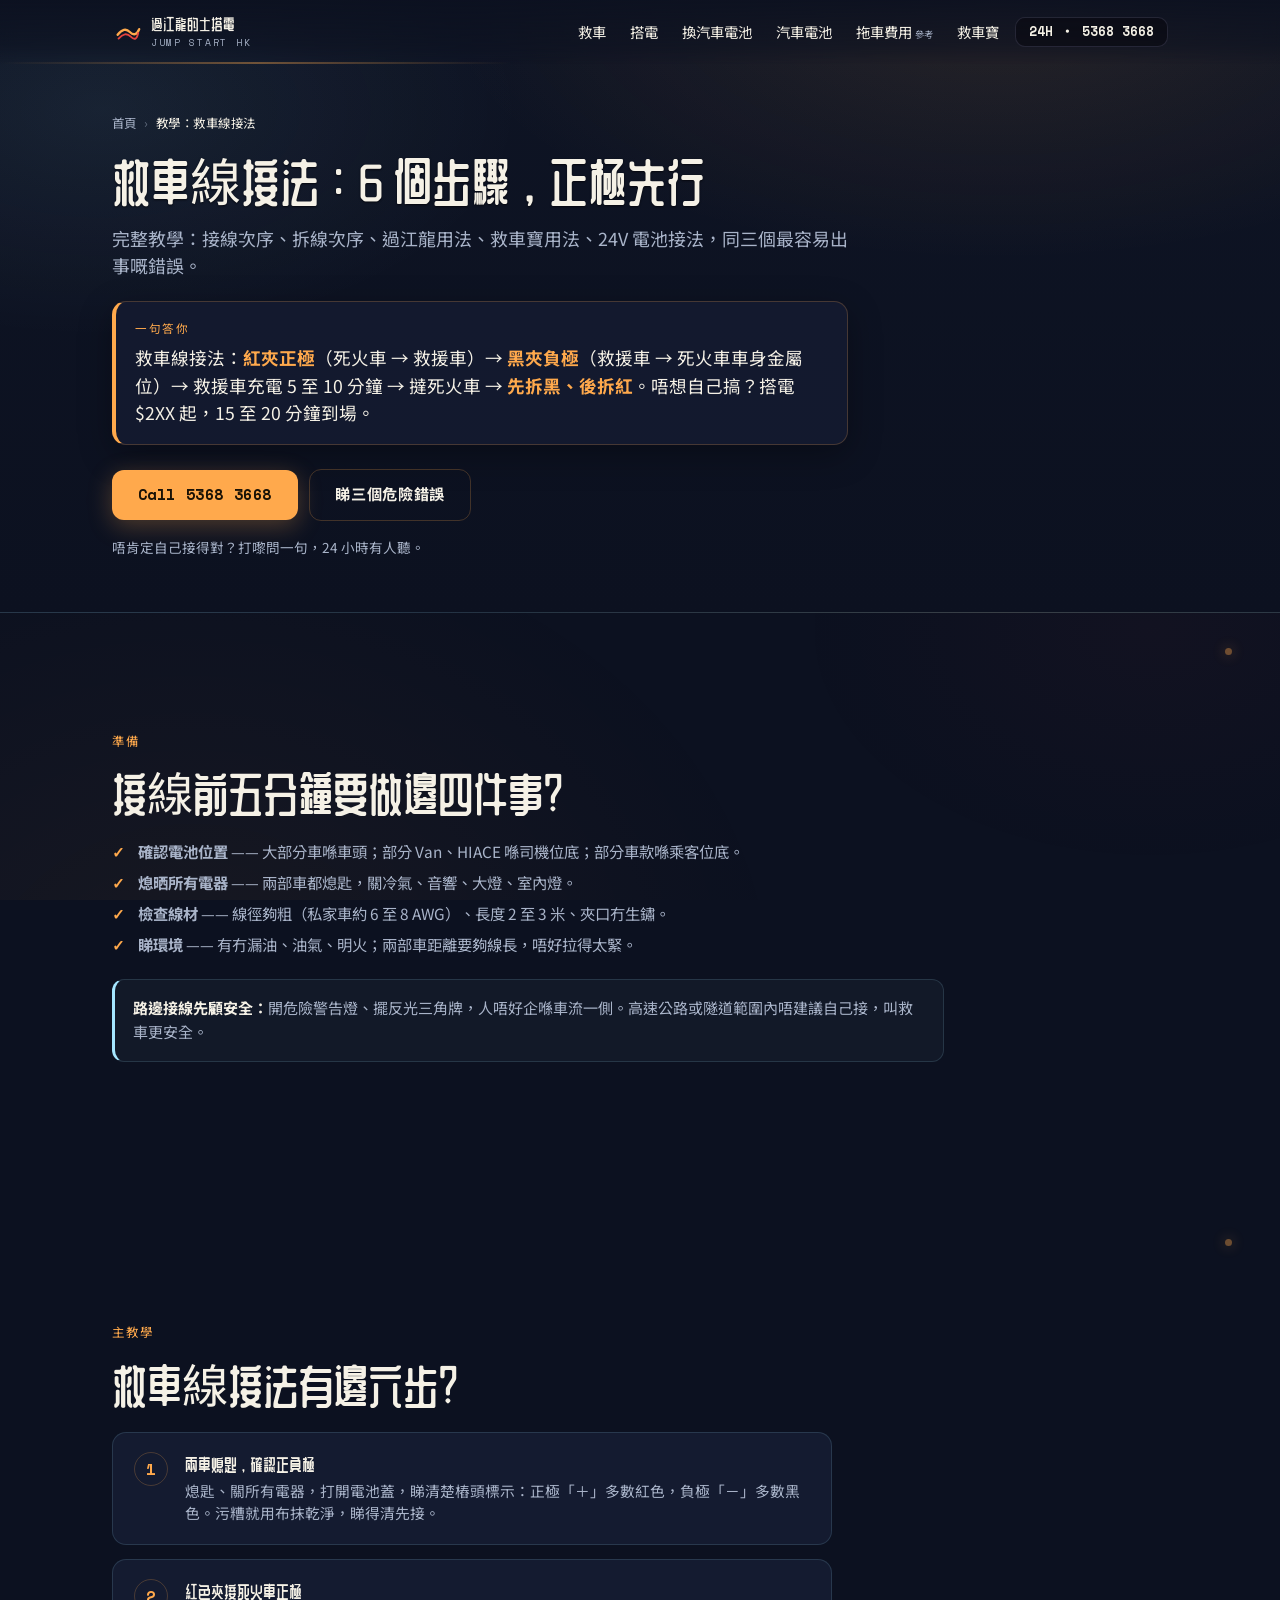
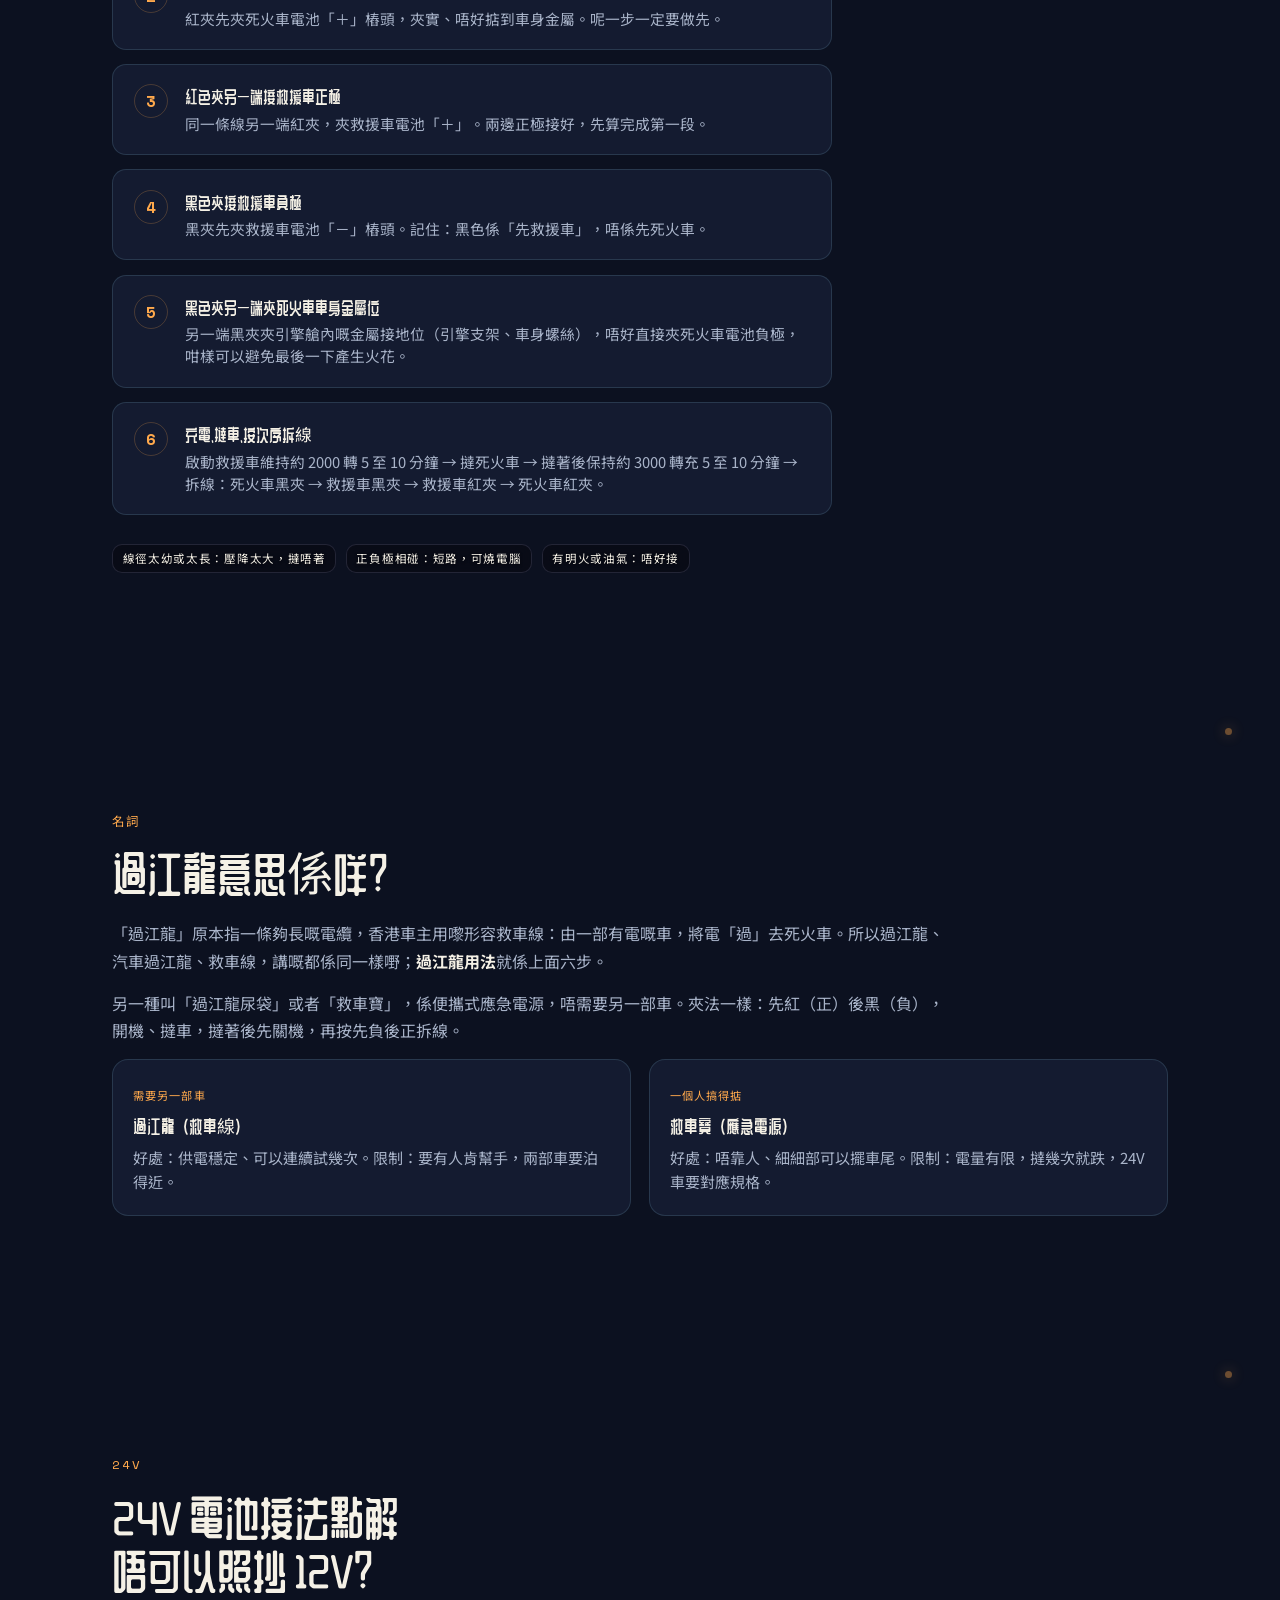
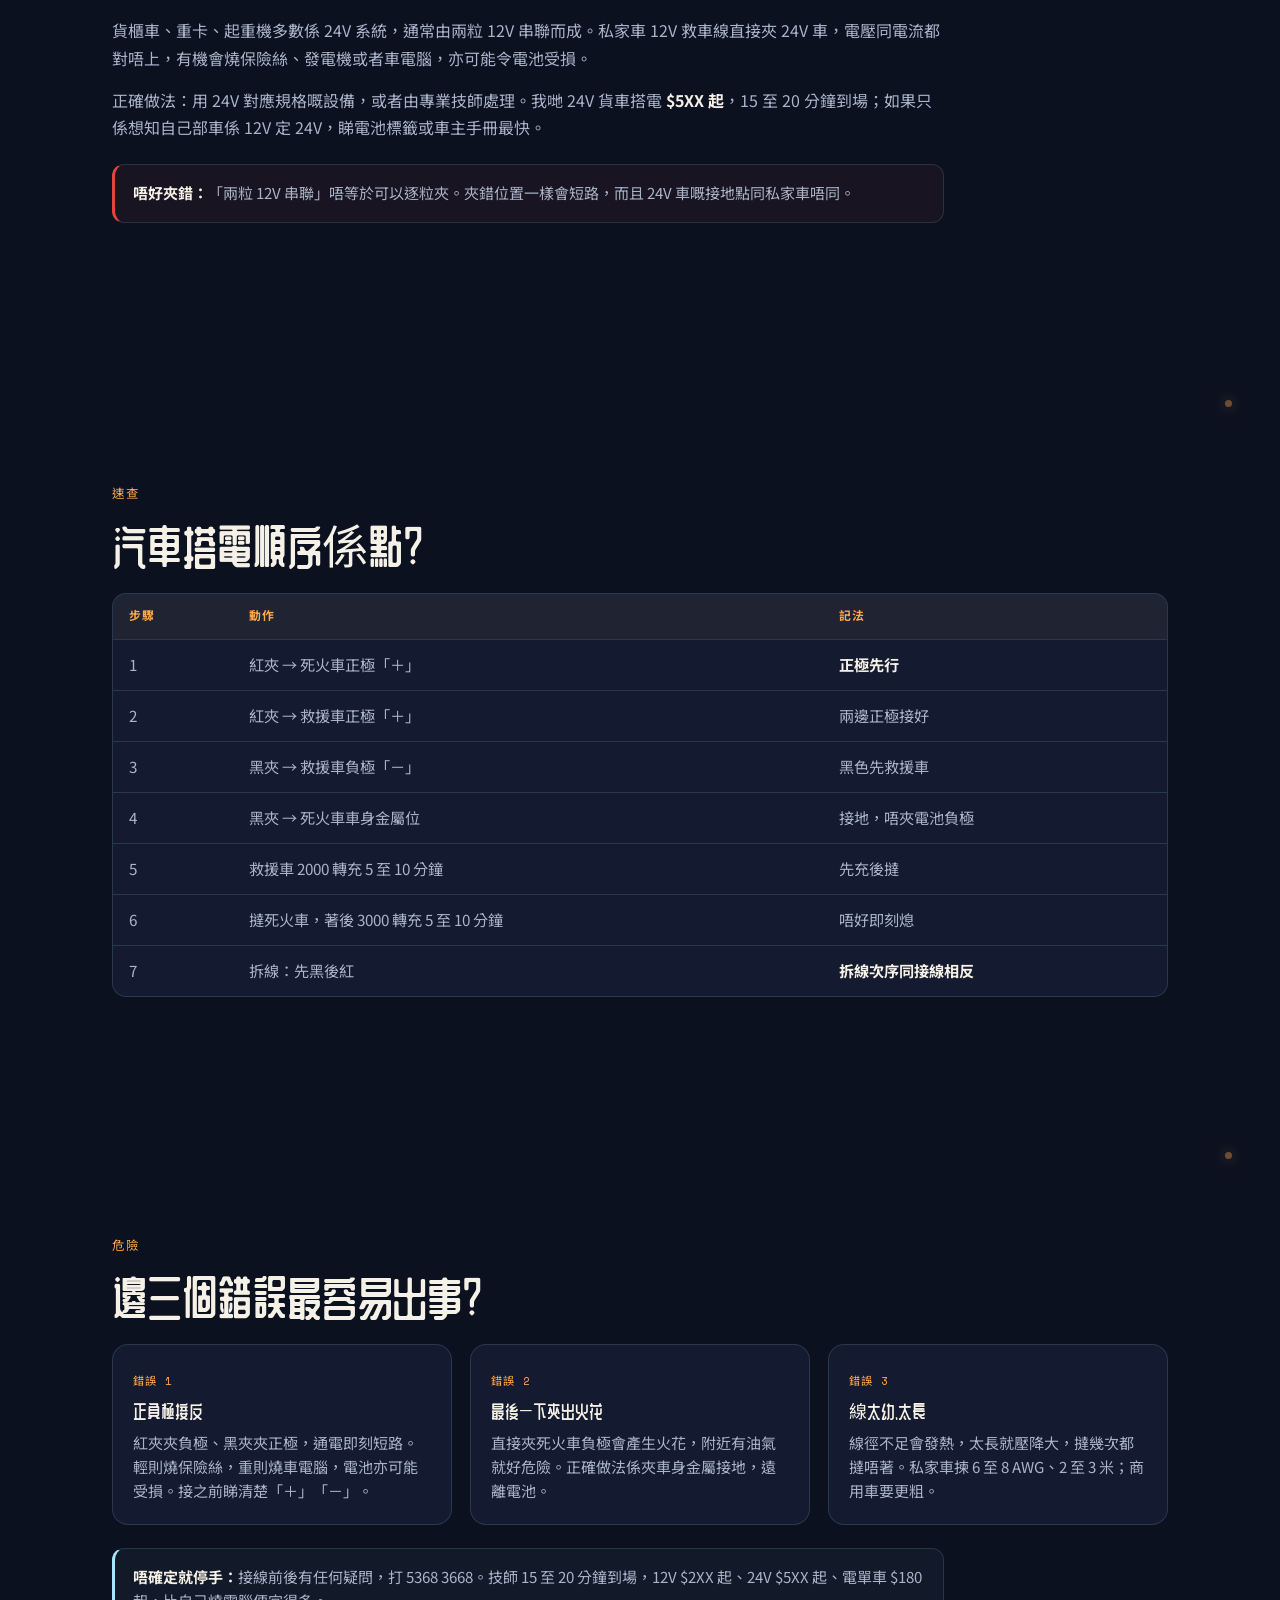
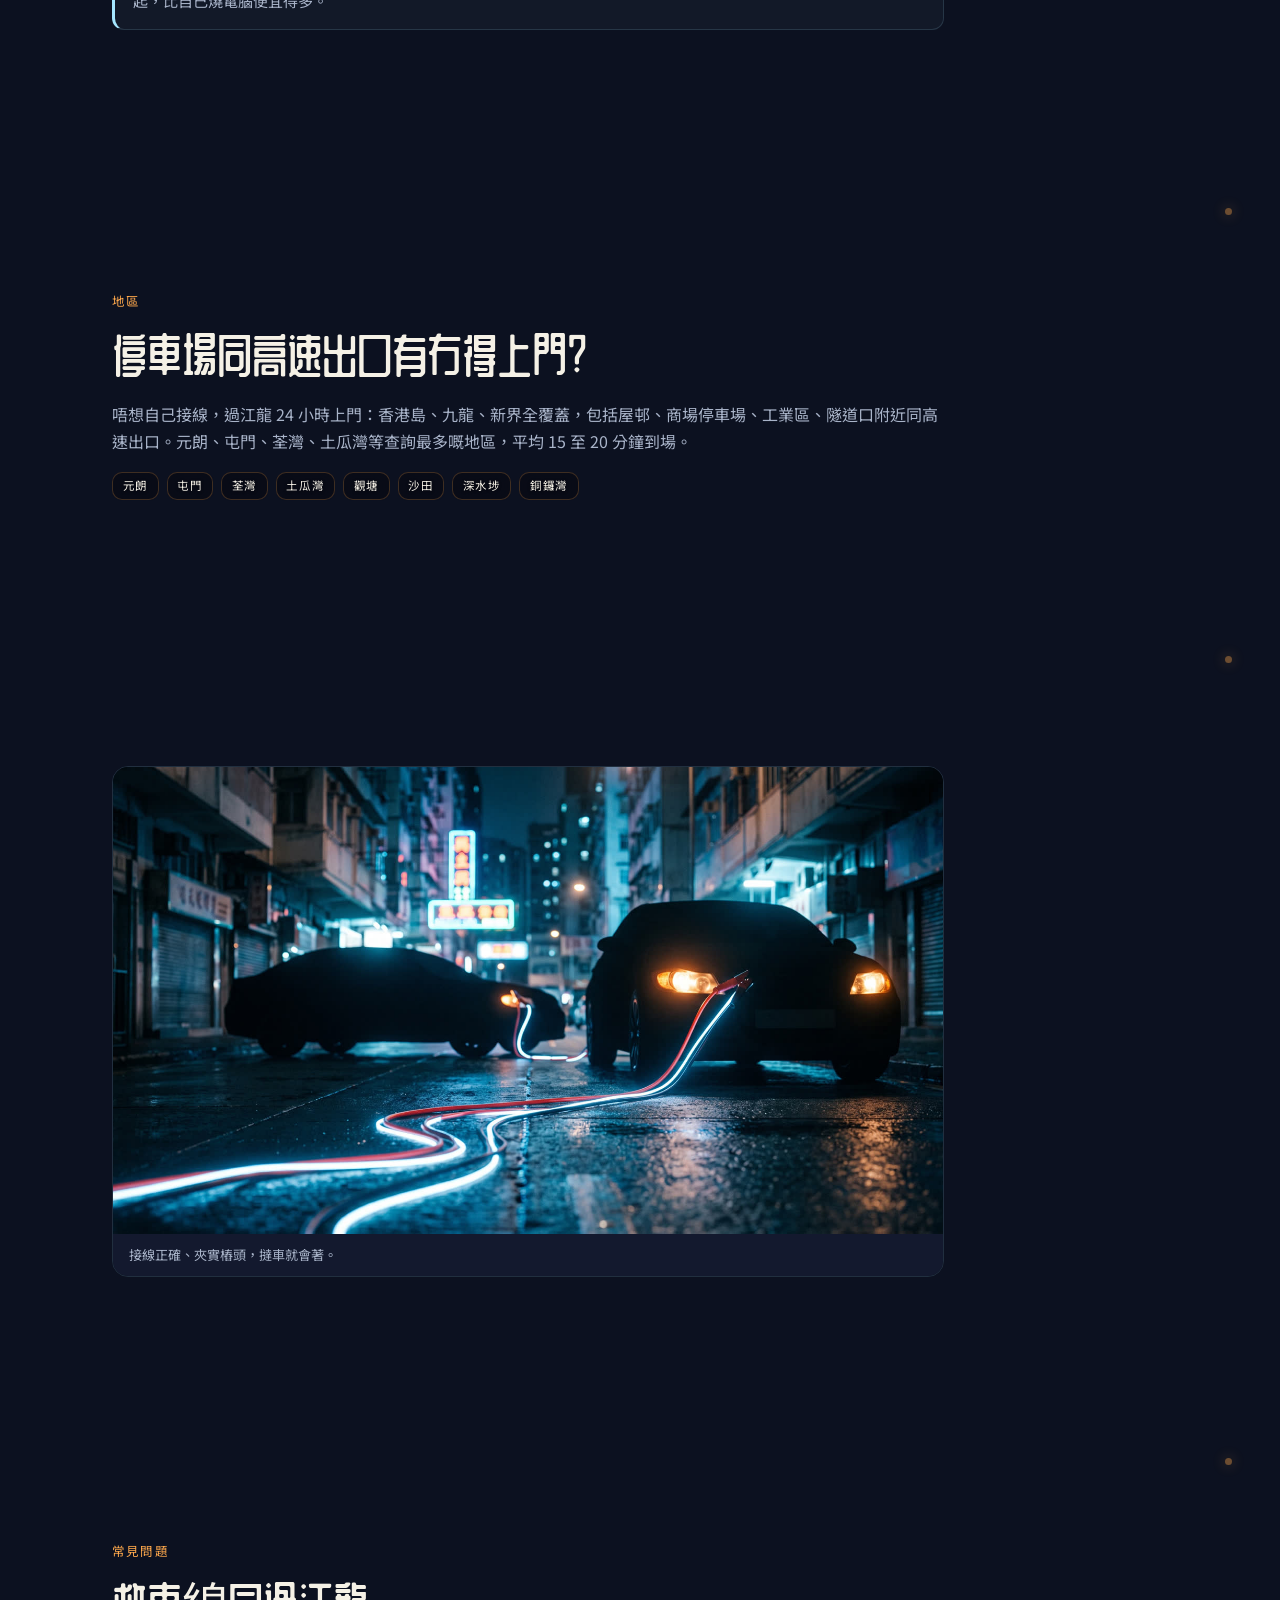
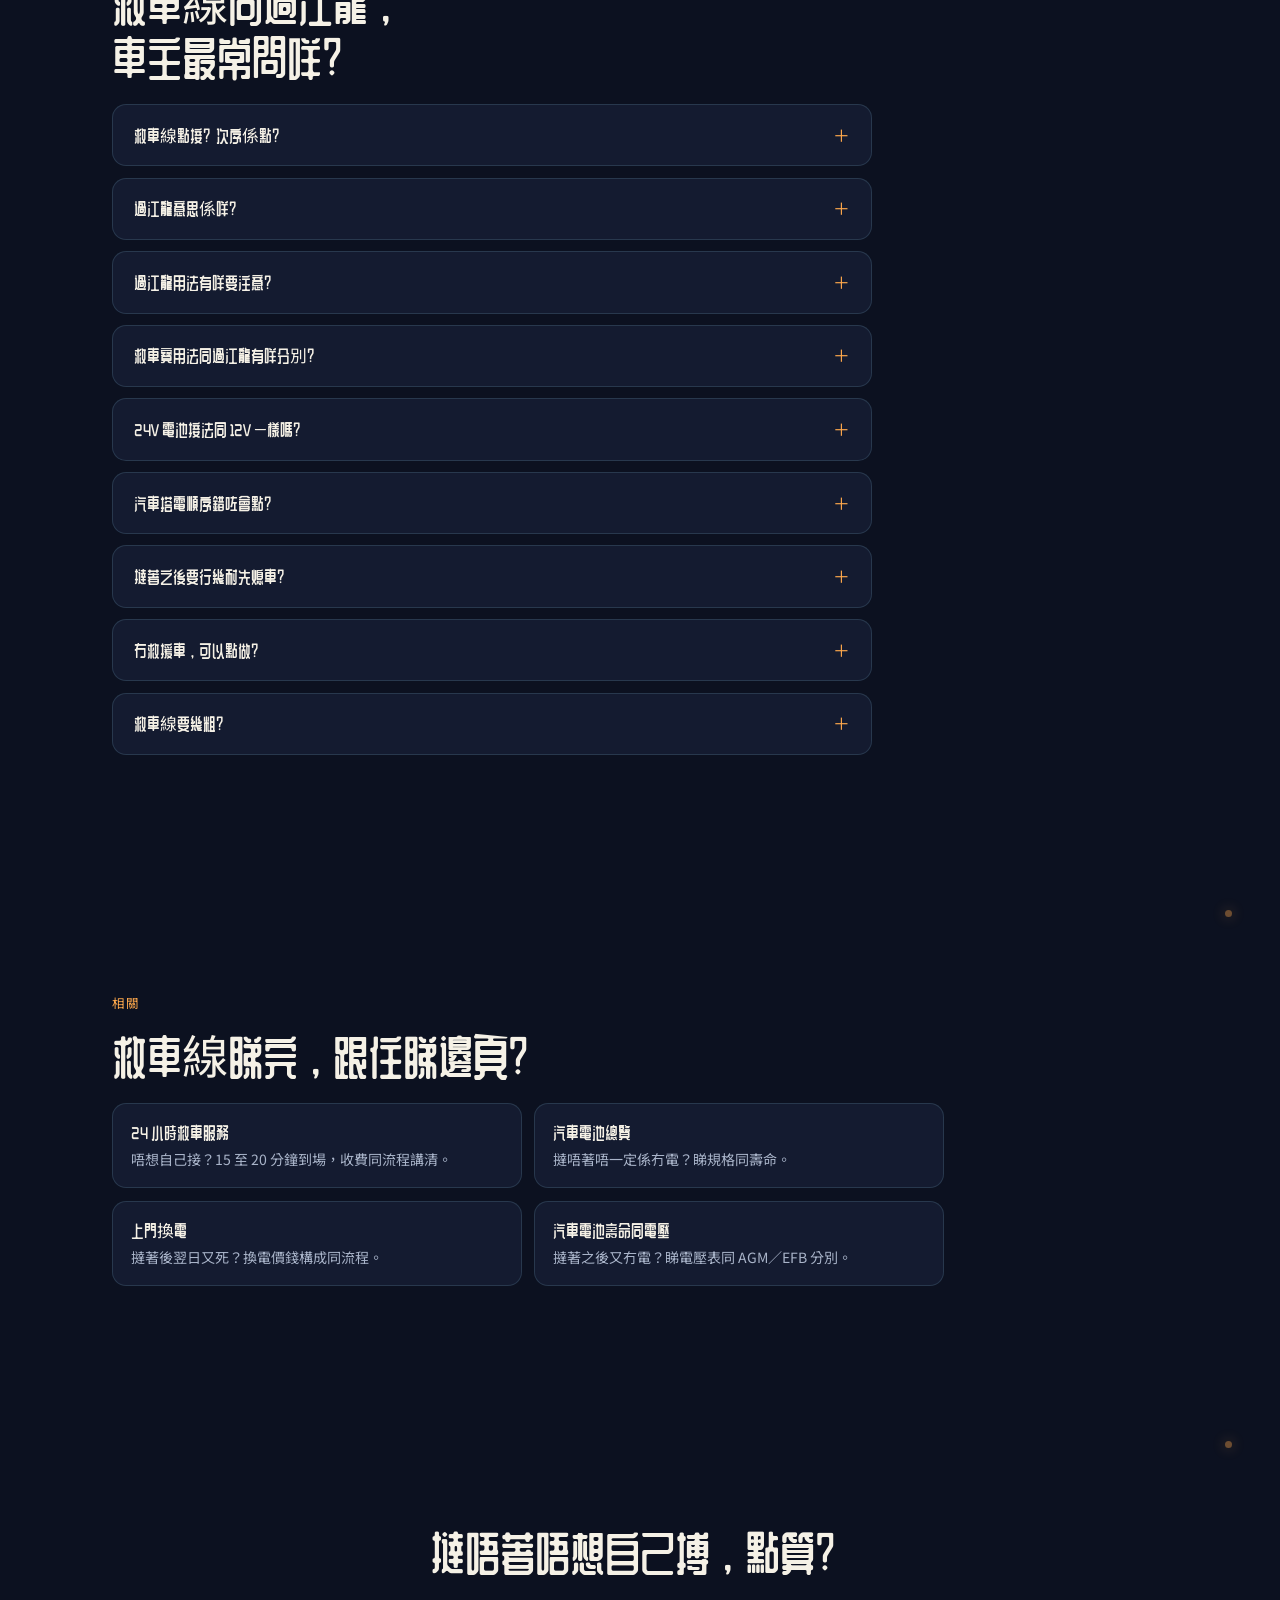
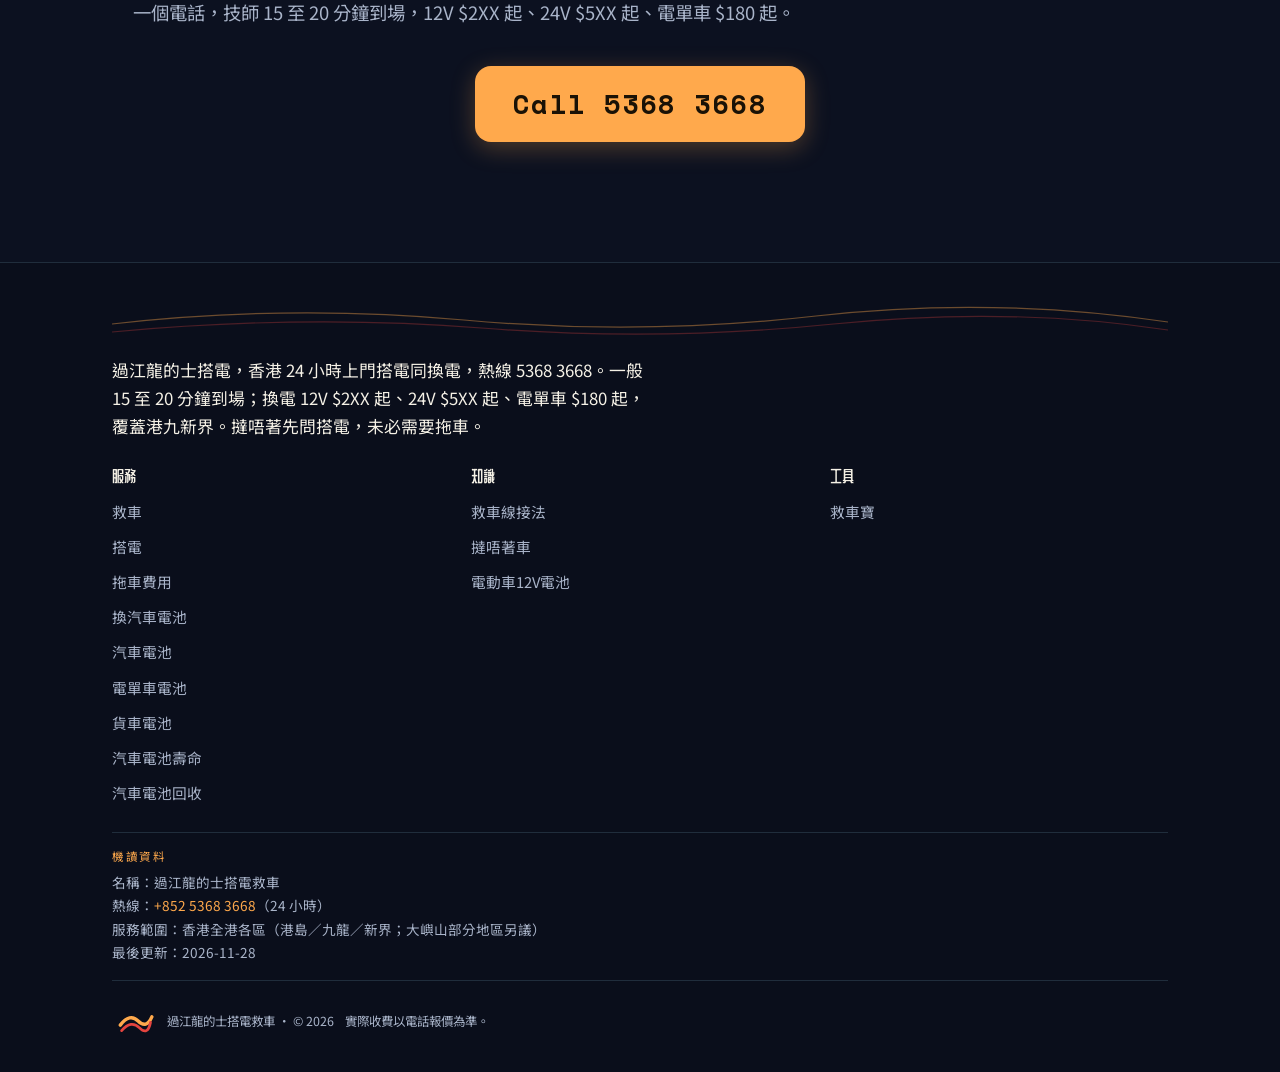
<file: guides/jump-lead-steps/index.html>
<!DOCTYPE html>
<html lang="zh-Hant">
<!-- preview-build: gjl-20261128-6fc2e34 -->
<!-- status: draft — /guides/jump-lead-steps/｜2026-11-26｜noindex 中，未發佈；見 docs/DRAFT-REGISTER.md -->
<head>
<meta charset="UTF-8">
<meta name="viewport" content="width=device-width, initial-scale=1.0">
<meta name="robots" content="noindex,nofollow">
<title>救車線接法：6步正確次序＋過江龍用法</title>
<meta name="description" content="救車線接法次序：紅夾正極、黑夾負極接地、救援車充 5 至 10 分鐘、撻車、先拆黑後拆紅。另講過江龍用法、救車寶同 24V 電池接法。">
<link rel="canonical" href="https://taxi-jumpstart.com/guides/jump-lead-steps/">
<meta property="og:type" content="article">
<meta property="og:title" content="救車線接法：6步正確次序＋過江龍用法">
<meta property="og:description" content="正極先行、先拆黑後拆紅；三個常見錯誤同 24V 貨車注意事項。">
<meta property="og:image" content="https://taxi-jumpstart.com/assets/still-3.jpg">
<meta property="og:image:alt" content="過江龍電纜接駁，車頭燈亮起">
<meta property="og:url" content="https://taxi-jumpstart.com/guides/jump-lead-steps/">
<meta property="og:locale" content="zh_HK">
<meta name="twitter:card" content="summary_large_image">
<meta name="theme-color" content="#0C1120">
<link rel="icon" href="data:image/svg+xml,%3Csvg xmlns='http://www.w3.org/2000/svg' viewBox='0 0 64 64'%3E%3Crect width='64' height='64' rx='14' fill='%230C1120'/%3E%3Cpath d='M12 38 Q26 20 38 32 T58 26' stroke='%23FFA94C' stroke-width='5' fill='none' stroke-linecap='round'/%3E%3Cpath d='M14 46 Q28 30 40 42 T56 34' stroke='%23E5443F' stroke-width='4' fill='none' stroke-linecap='round'/%3E%3C/svg%3E">
<link rel="preload" href="../../assets/fonts/pages-zcool-400.woff2" as="font" type="font/woff2" crossorigin>
<link rel="stylesheet" href="../../assets/fonts/pages-fonts.css" media="print" onload="this.media='all'">
<noscript><link rel="stylesheet" href="../../assets/fonts/pages-fonts.css"></noscript>
<link rel="stylesheet" href="../../assets/style.css?v=27">
<link rel="stylesheet" href="../../assets/pages.css?v=5">
<script async src="https://www.googletagmanager.com/gtag/js?id=G-LXWR9DQGWZ"></script>
<script>
  window.dataLayer = window.dataLayer || [];
  function gtag(){dataLayer.push(arguments);}
  gtag('js', new Date());
  gtag('config', 'G-LXWR9DQGWZ');
</script>
<script type="application/ld+json">
{
  "@context": "https://schema.org",
  "@graph": [
    {
      "@type": "HowTo",
      "@id": "https://taxi-jumpstart.com/guides/jump-lead-steps/#howto",
      "name": "救車線接法：六個步驟",
      "description": "用救車線（過江龍）由另一部車接電撻著死火車嘅正確次序，包括拆除次序同安全檢查。",
      "totalTime": "PT15M",
      "tool": [
        { "@type": "HowToTool", "name": "救車線（過江龍），線徑夠粗、長度適中" },
        { "@type": "HowToTool", "name": "絕緣手套同護眼鏡" }
      ],
      "supply": [ { "@type": "HowToSupply", "name": "另一部電量正常嘅車輛（救援車）" } ],
      "step": [
        { "@type": "HowToStep", "position": 1, "name": "確認電池位置同關掉所有電器", "text": "兩部車都熄匙、關冷氣、音響同大燈。打開電池蓋，確認正極（＋，多數紅色）同負極（－）位置，部分 Van 或 HIACE 電池喺座位底。" },
        { "@type": "HowToStep", "position": 2, "name": "紅夾接死火車正極", "text": "紅色夾先夾死火車電池正極樁頭，夾實、唔好掂到旁邊金屬。" },
        { "@type": "HowToStep", "position": 3, "name": "紅夾另一端接救援車正極", "text": "同一條線另一端紅色夾，夾去救援車電池正極。" },
        { "@type": "HowToStep", "position": 4, "name": "黑夾接救援車負極", "text": "黑色夾先夾救援車電池負極樁頭。" },
        { "@type": "HowToStep", "position": 5, "name": "黑夾另一端夾死火車車身接地", "text": "另一端黑色夾夾去死火車引擎艙內嘅金屬接地位（例如引擎支架、車身螺絲），唔好直接夾死火車電池負極，減低火花風險。" },
        { "@type": "HowToStep", "position": 6, "name": "救援車充電後撻車，再按次序拆線", "text": "啟動救援車、維持約 2000 轉 5 至 10 分鐘；然後撻死火車，撻著後保持約 3000 轉充 5 至 10 分鐘。拆線：先拆死火車黑夾，再拆救援車黑夾，跟住救援車紅夾，最後死火車紅夾。" }
      ]
    },
    {
      "@type": "Service",
      "@id": "https://taxi-jumpstart.com/guides/jump-lead-steps/#service",
      "name": "24 小時搭電救車（唔想自己接線）",
      "serviceType": "上門搭電救車",
      "description": "唔想自己夾線，技師 15 至 20 分鐘到場幫你搭電：12V $2XX 起、24V $5XX 起、電單車 $180 起。",
      "provider": { "@id": "https://taxi-jumpstart.com/#org" },
      "areaServed": [
        { "@type": "AdministrativeArea", "name": "香港島" },
        { "@type": "AdministrativeArea", "name": "九龍" },
        { "@type": "AdministrativeArea", "name": "新界" }
      ],
      "hoursAvailable": { "@type": "OpeningHoursSpecification", "dayOfWeek": ["Monday","Tuesday","Wednesday","Thursday","Friday","Saturday","Sunday"], "opens": "00:00", "closes": "23:59" },
      "offers": [
        { "@type": "Offer", "name": "12V 私家車搭電救車", "priceSpecification": { "@type": "PriceSpecification", "priceCurrency": "HKD", "minPrice": 200, "maxPrice": 299 }, "areaServed": { "@type": "AdministrativeArea", "name": "香港" } },
        { "@type": "Offer", "name": "24V 貨車搭電救車", "priceSpecification": { "@type": "PriceSpecification", "priceCurrency": "HKD", "minPrice": 500 }, "areaServed": { "@type": "AdministrativeArea", "name": "香港" } },
        { "@type": "Offer", "name": "電單車搭電救車", "priceSpecification": { "@type": "PriceSpecification", "priceCurrency": "HKD", "price": 180 }, "areaServed": { "@type": "AdministrativeArea", "name": "香港" } }
      ]
    },
    {
      "@type": "FAQPage",
      "@id": "https://taxi-jumpstart.com/guides/jump-lead-steps/#faq",
      "mainEntity": [
        { "@type": "Question", "name": "救車線點接？次序係點？", "acceptedAnswer": { "@type": "Answer", "text": "紅夾先接死火車正極，另一端接救援車正極；黑夾接救援車負極，另一端夾死火車車身金屬接地位。救援車維持約 2000 轉充 5 至 10 分鐘，再撻死火車。拆線相反：先拆黑、後拆紅。" } },
        { "@type": "Question", "name": "過江龍意思係咩？", "acceptedAnswer": { "@type": "Answer", "text": "「過江龍」原本指一條長電纜，香港車主用嚟形容救車線：由一部有電嘅車過電去死火車。所以「過江龍搭電」、「汽車過江龍」、「過江龍用法」都係講同一件事：跨車接電撻著。" } },
        { "@type": "Question", "name": "過江龍用法有咩要特別注意？", "acceptedAnswer": { "@type": "Answer", "text": "三個重點：線徑夠粗（太幼或太長壓降太大，撻唔著）、正負極唔好相碰（短路會燒電腦）、遠離明火同油氣。接線先正後負，拆線先負後正，次序唔可以調轉。" } },
        { "@type": "Question", "name": "救車寶用法同過江龍有咩分別？", "acceptedAnswer": { "@type": "Answer", "text": "救車寶（便攜式應急電源）唔需要救援車：夾好正負極、開機、撻車，撻著後先關機再拆線（先負後正）。好處係一個人搞得掂，限制係電量有限，24V 商用車要用對應規格。" } },
        { "@type": "Question", "name": "24V 電池接法同 12V 一樣嗎？", "acceptedAnswer": { "@type": "Answer", "text": "唔一樣。24V 商用車多數由兩粒 12V 串聯而成，私家車 12V 救車線照夾有電壓同電流風險，可能燒保險絲或電腦。24V 貨車要用專用設備；我哋 24V 貨車搭電 $5XX 起。" } },
        { "@type": "Question", "name": "汽車搭電順序錯咗會點？", "acceptedAnswer": { "@type": "Answer", "text": "最常見係正負接反，或者最後夾死火車負極時產生火花，可能燒電腦、保險絲，甚至令電池受損。唔肯定就唔好試，打 5368 3668 由技師處理，搭電 $2XX 起。" } },
        { "@type": "Question", "name": "撻著之後要行幾耐先熄車？", "acceptedAnswer": { "@type": "Answer", "text": "建議至少行 20 至 30 分鐘，或者保持約 2000 轉原地充 10 至 15 分鐘，等發電機充返電池。撻著後行一陣又死火，多數唔係電池問題，要驗發電機。" } },
        { "@type": "Question", "name": "冇救援車，可以點做？", "acceptedAnswer": { "@type": "Answer", "text": "用救車寶（應急電源）自己接，或者叫搭電服務。過江龍 24 小時，15 至 20 分鐘到場，12V $2XX 起、24V $5XX 起、電單車 $180 起。" } },
        { "@type": "Question", "name": "救車線要幾粗？", "acceptedAnswer": { "@type": "Answer", "text": "私家車一般 6 至 8 AWG 夠用；24V 商用車要更粗。線太幼會發熱、壓降大，撻唔著仲有機會燒線。長度 2 至 3 米最實用。" } }
      ]
    }
  ]
}
</script>
<script type="application/ld+json">
{
  "@context": "https://schema.org",
  "@type": "BreadcrumbList",
  "@id": "https://taxi-jumpstart.com/guides/jump-lead-steps/#breadcrumb",
  "itemListElement": [
    {
      "@type": "ListItem",
      "position": 1,
      "name": "首頁",
      "item": "https://taxi-jumpstart.com/"
    },
    {
      "@type": "ListItem",
      "position": 2,
      "name": "救車線接法",
      "item": "https://taxi-jumpstart.com/guides/jump-lead-steps/"
    }
  ]
}
</script>
</head>
<body>
<a class="skip" href="#main">跳至主要內容</a>

<header class="site-head" id="siteHead">
  <div class="site-rail" aria-hidden="true"></div>
  <div class="wrap site-head-inner">
    <a class="site-brand" href="../../index.html" aria-label="過江龍的士搭電 首頁">
      <svg class="brand-mark" viewBox="0 0 64 64" aria-hidden="true"><path d="M12 38 Q26 20 38 32 T58 26" stroke="#FFA94C" stroke-width="5" fill="none" stroke-linecap="round"/><path d="M14 46 Q28 30 40 42 T56 34" stroke="#E5443F" stroke-width="4" fill="none" stroke-linecap="round"/></svg>
      <span class="site-brand-text">
        <span class="site-brand-name">過江龍的士搭電</span>
        <span class="site-brand-mono">JUMP START HK</span>
      </span>
    </a>
    <nav class="site-nav" aria-label="主導覽">
      <a href="../../services/24-hour-rescue/">救車</a>
      <a href="../../services/battery-jump/">搭電</a>
      <a href="../../battery/replace/">換汽車電池</a>
      <a href="../../battery/">汽車電池</a>
      <a href="../../towing-fee/">拖車費用<i class="nav-ref">參考</i></a>
      <a href="../../tools/jump-starter/">救車寶</a>
    </nav>
    <a class="site-call" href="tel:+85253683668" aria-label="24 小時熱線 5368 3668">
      <span class="site-call-txt">24H · 5368 3668</span>
      <span class="site-call-ic" aria-hidden="true">☎</span>
    </a>
    <details class="nav-menu">
      <summary aria-label="開啟導覽選單"><svg class="nav-burger" viewBox="0 0 24 24" aria-hidden="true" focusable="false"><path d="M4 7h16M4 12h16M4 17h16" stroke="currentColor" stroke-width="2" stroke-linecap="round"/></svg></summary>
      <div class="nav-menu-panel" role="navigation" aria-label="導覽選單">
        <a href="../../services/24-hour-rescue/">救車</a>
        <a href="../../services/battery-jump/">搭電</a>
        <a href="../../battery/replace/">換汽車電池</a>
        <a href="../../battery/">汽車電池</a>
        <a href="../../towing-fee/">拖車費用<i class="nav-ref">參考</i></a>
        <a href="../../tools/jump-starter/">救車寶</a>
        <a class="nav-menu-call" href="tel:+85253683668">24 小時熱線 · 5368 3668</a>
      </div>
    </details>
  </div>
</header>

<main id="main" tabindex="-1">

<section class="p-hero" aria-labelledby="page-h1">
  <div class="wrap">
    <nav class="crumbs" aria-label="麵包屑導覽">
      <a href="../../index.html">首頁</a><span class="sep">›</span><span aria-current="page">教學：救車線接法</span>
    </nav>
    <h1 class="p-h1" id="page-h1">救車線接法：<span class="nb">6 個步驟</span>，正極先行</h1>
    <p class="p-sub">完整教學：接線次序、拆線次序、過江龍用法、救車寶用法、24V 電池接法，同三個最容易出事嘅錯誤。</p>

    <div class="ans">
      <span class="ans-label">一句答你</span>
      <p>救車線接法：<strong>紅夾正極</strong>（死火車 → 救援車）→ <strong>黑夾負極</strong>（救援車 → 死火車車身金屬位）→ 救援車充電 5 至 10 分鐘 → 撻死火車 → <strong>先拆黑、後拆紅</strong>。唔想自己搞？搭電 $2XX 起，15 至 20 分鐘到場。</p>
    </div>

    <div class="cta-row">
      <a class="btn" href="tel:+85253683668">Call 5368 3668</a>
      <a class="btn ghost" href="#risk">睇三個危險錯誤</a>
    </div>
    <p class="fine">唔肯定自己接得對？打嚟問一句，24 小時有人聽。</p>
  </div>
</section>

<section class="section" aria-labelledby="tool-h">
  <div class="wrap sec-enter">
    <p class="kicker">準備</p>
    <h2 class="h2" id="tool-h">接線前五分鐘要做邊四件事？</h2>
    <ul class="check-list">
      <li><strong>確認電池位置</strong> —— 大部分車喺車頭；部分 Van、HIACE 喺司機位底；部分車款喺乘客位底。</li>
      <li><strong>熄晒所有電器</strong> —— 兩部車都熄匙，關冷氣、音響、大燈、室內燈。</li>
      <li><strong>檢查線材</strong> —— 線徑夠粗（私家車約 6 至 8 AWG）、長度 2 至 3 米、夾口冇生鏽。</li>
      <li><strong>睇環境</strong> —— 有冇漏油、油氣、明火；兩部車距離要夠線長，唔好拉得太緊。</li>
    </ul>
    <div class="note-box">
      <p><strong>路邊接線先顧安全：</strong>開危險警告燈、擺反光三角牌，人唔好企喺車流一側。高速公路或隧道範圍內唔建議自己接，叫救車更安全。</p>
    </div>
  </div>
</section>

<section class="section" aria-labelledby="steps-h">
  <div class="wrap sec-enter">
    <p class="kicker">主教學</p>
    <h2 class="h2" id="steps-h">救車線接法有邊六步？</h2>
    <ol class="guide-list stagger">
      <li><span>1</span><div><h3>兩車熄匙，確認正負極</h3><p>熄匙、關所有電器，打開電池蓋，睇清楚樁頭標示：正極「＋」多數紅色，負極「－」多數黑色。污糟就用布抹乾淨，睇得清先接。</p></div></li>
      <li><span>2</span><div><h3>紅色夾接死火車正極</h3><p>紅夾先夾死火車電池「＋」樁頭，夾實、唔好掂到車身金屬。呢一步一定要做先。</p></div></li>
      <li><span>3</span><div><h3>紅色夾另一端接救援車正極</h3><p>同一條線另一端紅夾，夾救援車電池「＋」。兩邊正極接好，先算完成第一段。</p></div></li>
      <li><span>4</span><div><h3>黑色夾接救援車負極</h3><p>黑夾先夾救援車電池「－」樁頭。記住：黑色係「先救援車」，唔係先死火車。</p></div></li>
      <li><span>5</span><div><h3>黑色夾另一端夾死火車車身金屬位</h3><p>另一端黑夾夾引擎艙內嘅金屬接地位（引擎支架、車身螺絲），唔好直接夾死火車電池負極，咁樣可以避免最後一下產生火花。</p></div></li>
      <li><span>6</span><div><h3>充電、撻車、按次序拆線</h3><p>啟動救援車維持約 2000 轉 5 至 10 分鐘 → 撻死火車 → 撻著後保持約 3000 轉充 5 至 10 分鐘 → 拆線：死火車黑夾 → 救援車黑夾 → 救援車紅夾 → 死火車紅夾。</p></div></li>
    </ol>
    <div class="warning-row">
      <span class="chip warn">線徑太幼或太長：壓降太大，撻唔著</span>
      <span class="chip warn">正負極相碰：短路，可燒電腦</span>
      <span class="chip warn">有明火或油氣：唔好接</span>
    </div>
  </div>
</section>

<section class="section" aria-labelledby="term-h">
  <div class="wrap sec-enter">
    <p class="kicker">名詞</p>
    <h2 class="h2" id="term-h">過江龍意思係咩？</h2>
    <div class="prose">
      <p>「過江龍」原本指一條夠長嘅電纜，香港車主用嚟形容救車線：由一部有電嘅車，將電「過」去死火車。所以過江龍、汽車過江龍、救車線，講嘅都係同一樣嘢；<strong>過江龍用法</strong>就係上面六步。</p>
      <p>另一種叫「過江龍尿袋」或者「救車寶」，係便攜式應急電源，唔需要另一部車。夾法一樣：先紅（正）後黑（負），開機、撻車，撻著後先關機，再按先負後正拆線。</p>
    </div>
    <div class="card-grid two stagger">
      <div class="card"><span class="tag">需要另一部車</span><h3>過江龍（救車線）</h3><p>好處：供電穩定、可以連續試幾次。限制：要有人肯幫手，兩部車要泊得近。</p></div>
      <div class="card"><span class="tag">一個人搞得掂</span><h3>救車寶（應急電源）</h3><p>好處：唔靠人、細細部可以擺車尾。限制：電量有限，撻幾次就跌，24V 車要對應規格。</p></div>
    </div>
  </div>
</section>

<section class="section" aria-labelledby="v24-h">
  <div class="wrap sec-enter">
    <p class="kicker">24V</p>
    <h2 class="h2" id="v24-h">24V 電池接法點解唔可以照抄 12V？</h2>
    <div class="prose">
      <p>貨櫃車、重卡、起重機多數係 24V 系統，通常由兩粒 12V 串聯而成。私家車 12V 救車線直接夾 24V 車，電壓同電流都對唔上，有機會燒保險絲、發電機或者車電腦，亦可能令電池受損。</p>
      <p>正確做法：用 24V 對應規格嘅設備，或者由專業技師處理。我哋 24V 貨車搭電 <strong>$5XX 起</strong>，15 至 20 分鐘到場；如果只係想知自己部車係 12V 定 24V，睇電池標籤或車主手冊最快。</p>
    </div>
    <div class="note-box warn-box">
      <p><strong>唔好夾錯：</strong>「兩粒 12V 串聯」唔等於可以逐粒夾。夾錯位置一樣會短路，而且 24V 車嘅接地點同私家車唔同。</p>
    </div>
  </div>
</section>

<section class="section" aria-labelledby="order-h">
  <div class="wrap sec-enter">
    <p class="kicker">速查</p>
    <h2 class="h2" id="order-h">汽車搭電順序係點？</h2>
    <div class="tbl-wrap">
      <table class="fee">
        <thead><tr><th scope="col">步驟</th><th scope="col">動作</th><th scope="col">記法</th></tr></thead>
        <tbody>
          <tr><td data-label="步驟">1</td><td data-label="動作">紅夾 → 死火車正極「＋」</td><td data-label="記法"><strong>正極先行</strong></td></tr>
          <tr><td data-label="步驟">2</td><td data-label="動作">紅夾 → 救援車正極「＋」</td><td data-label="記法">兩邊正極接好</td></tr>
          <tr><td data-label="步驟">3</td><td data-label="動作">黑夾 → 救援車負極「－」</td><td data-label="記法">黑色先救援車</td></tr>
          <tr><td data-label="步驟">4</td><td data-label="動作">黑夾 → 死火車車身金屬位</td><td data-label="記法">接地，唔夾電池負極</td></tr>
          <tr><td data-label="步驟">5</td><td data-label="動作">救援車 2000 轉充 5 至 10 分鐘</td><td data-label="記法">先充後撻</td></tr>
          <tr><td data-label="步驟">6</td><td data-label="動作">撻死火車，著後 3000 轉充 5 至 10 分鐘</td><td data-label="記法">唔好即刻熄</td></tr>
          <tr><td data-label="步驟">7</td><td data-label="動作">拆線：先黑後紅</td><td data-label="記法"><strong>拆線次序同接線相反</strong></td></tr>
        </tbody>
      </table>
    </div>
  </div>
</section>

<section class="section" aria-labelledby="risk-h" id="risk">
  <div class="wrap sec-enter">
    <p class="kicker">危險</p>
    <h2 class="h2" id="risk-h">邊三個錯誤最容易出事？</h2>
    <div class="card-grid stagger">
      <div class="card"><span class="tag">錯誤 1</span><h3>正負極接反</h3><p>紅夾夾負極、黑夾夾正極，通電即刻短路。輕則燒保險絲，重則燒車電腦，電池亦可能受損。接之前睇清楚「＋」「－」。</p></div>
      <div class="card"><span class="tag">錯誤 2</span><h3>最後一下夾出火花</h3><p>直接夾死火車負極會產生火花，附近有油氣就好危險。正確做法係夾車身金屬接地，遠離電池。</p></div>
      <div class="card"><span class="tag">錯誤 3</span><h3>線太幼、太長</h3><p>線徑不足會發熱，太長就壓降大，撻幾次都撻唔著。私家車揀 6 至 8 AWG、2 至 3 米；商用車要更粗。</p></div>
    </div>
    <div class="note-box">
      <p><strong>唔確定就停手：</strong>接線前後有任何疑問，打 5368 3668。技師 15 至 20 分鐘到場，12V $2XX 起、24V $5XX 起、電單車 $180 起，比自己燒電腦便宜得多。</p>
    </div>
  </div>
</section>

<section class="section" aria-labelledby="area-h">
  <div class="wrap sec-enter">
    <p class="kicker">地區</p>
    <h2 class="h2" id="area-h">停車場同高速出口有冇得上門？</h2>
    <div class="prose">
      <p>唔想自己接線，過江龍 24 小時上門：香港島、九龍、新界全覆蓋，包括屋邨、商場停車場、工業區、隧道口附近同高速出口。元朗、屯門、荃灣、土瓜灣等查詢最多嘅地區，平均 15 至 20 分鐘到場。</p>
    </div>
    <div class="area-chips">
      <span class="chip">元朗</span><span class="chip">屯門</span><span class="chip">荃灣</span><span class="chip">土瓜灣</span><span class="chip">觀塘</span><span class="chip">沙田</span><span class="chip">深水埗</span><span class="chip">銅鑼灣</span>
    </div>
  </div>
</section>

<section class="section" aria-label="現場相片">
  <div class="wrap sec-enter">
    <figure class="p-figure">
      <img src="../../assets/still-3.jpg" alt="過江龍電纜接駁後車頭燈亮起" loading="lazy" width="1600" height="900">
      <figcaption>接線正確、夾實樁頭，撻車就會著。</figcaption>
    </figure>
  </div>
</section>
<section class="section faq" id="faq" aria-labelledby="faq-h">
  <div class="wrap sec-enter">
    <p class="kicker">常見問題</p>
    <h2 class="h2" id="faq-h">救車線同過江龍，車主最常問咩？</h2>
    <div class="faq-list">
      <details><summary>救車線點接？次序係點？</summary><p>紅夾接死火車正極，另一端接救援車正極；黑夾接救援車負極，另一端夾死火車車身金屬接地位。救援車約 2000 轉充 5 至 10 分鐘後撻車。拆線相反：先拆黑、後拆紅。</p></details>
      <details><summary>過江龍意思係咩？</summary><p>「過江龍」原本指一條長電纜，香港車主用嚟形容救車線：由有電嘅車過電去死火車。過江龍搭電、汽車過江龍、過江龍用法都講同一件事。</p></details>
      <details><summary>過江龍用法有咩要注意？</summary><p>線徑夠粗、正負極唔好相碰、遠離明火同油氣。接線先正後負，拆線先負後正，次序唔可以調轉。</p></details>
      <details><summary>救車寶用法同過江龍有咩分別？</summary><p>救車寶唔需要救援車：夾好正負極、開機、撻車，撻著後先關機再拆線（先負後正）。一個人搞得掂，但電量有限，24V 商用車要對應規格。</p></details>
      <details><summary>24V 電池接法同 12V 一樣嗎？</summary><p>唔一樣。24V 商用車多數由兩粒 12V 串聯，私家車 12V 線照夾有電壓同電流風險，可能燒保險絲或電腦。24V 貨車要用專用設備，我哋 24V 貨車搭電 $5XX 起。</p></details>
      <details><summary>汽車搭電順序錯咗會點？</summary><p>正負接反或最後夾負極時出火花，可能燒電腦、保險絲，甚至令電池受損。唔肯定唔好試，打 5368 3668 由技師處理，搭電 $2XX 起。</p></details>
      <details><summary>撻著之後要行幾耐先熄車？</summary><p>至少行 20 至 30 分鐘，或者保持約 2000 轉原地充 10 至 15 分鐘。撻著後行一陣又死火，多數唔係電池問題，要驗發電機。</p></details>
      <details><summary>冇救援車，可以點做？</summary><p>用救車寶自己接，或者叫搭電服務。過江龍 24 小時，15 至 20 分鐘到場，12V $2XX 起、24V $5XX 起、電單車 $180 起。</p></details>
      <details><summary>救車線要幾粗？</summary><p>私家車一般 6 至 8 AWG 夠用；24V 商用車要更粗。線太幼會發熱、壓降大，撻唔著仲有機會燒線。長度 2 至 3 米最實用。</p></details>
    </div>
  </div>
</section>

<section class="section" aria-labelledby="rel-h">
  <div class="wrap sec-enter">
    <p class="kicker">相關</p>
    <h2 class="h2" id="rel-h">救車線睇完，跟住睇邊頁？</h2>
    <div class="rel-grid">
      <a href="../../services/24-hour-rescue/"><h3>24 小時救車服務</h3><p>唔想自己接？15 至 20 分鐘到場，收費同流程講清。</p></a>
      <a href="../../battery/"><h3>汽車電池總覽</h3><p>撻唔著唔一定係冇電？睇規格同壽命。</p></a>
      <a href="../../battery/replace/"><h3>上門換電</h3><p>撻著後翌日又死？換電價錢構成同流程。</p></a>
      <a href="../../battery/lifespan/"><h3>汽車電池壽命同電壓</h3><p>撻著之後又冇電？睇電壓表同 AGM／EFB 分別。</p></a>
    </div>
  </div>
</section>

<section class="section p-end" aria-labelledby="cta-h">
  <div class="wrap sec-enter">
    <h2 class="h2" id="cta-h">撻唔著唔想自己搏，點算？</h2>
    <p class="lede">一個電話，技師 15 至 20 分鐘到場，12V $2XX 起、24V $5XX 起、電單車 $180 起。</p>
    <a class="btn big" href="tel:+85253683668">Call 5368 3668</a>
  </div>
</section>

</main>

<footer class="footer site-foot">
  <div class="wrap">
    <div class="foot-cable" aria-hidden="true">
      <svg viewBox="0 0 1200 40" preserveAspectRatio="none" focusable="false">
        <path d="M0 26 Q200 6 400 22 T800 18 T1200 24" />
        <path d="M0 34 Q220 16 420 30 T820 26 T1200 32" />
      </svg>
    </div>
    <p class="foot-answer">過江龍的士搭電，香港 24 小時上門搭電同換電，熱線 5368 3668。一般 15 至 20 分鐘到場；換電 12V $2XX 起、24V $5XX 起、電單車 $180 起，覆蓋港九新界。撻唔著先問搭電，未必需要拖車。</p>
    <div class="foot-groups">
      <div class="foot-group">
        <h3>服務</h3>
        <ul>
          <li><a href="../../services/24-hour-rescue/">救車</a></li>
          <li><a href="../../services/battery-jump/">搭電</a></li>
          <li><a href="../../towing-fee/">拖車費用</a></li>
          <li><a href="../../battery/replace/">換汽車電池</a></li>
          <li><a href="../../battery/">汽車電池</a></li>
          <li><a href="../../services/motorcycle-battery/">電單車電池</a></li>
          <li><a href="../../services/truck-battery/">貨車電池</a></li>
          <li><a href="../../battery/lifespan/">汽車電池壽命</a></li>
          <li><a href="../../battery/recycle/">汽車電池回收</a></li>
        </ul>
      </div>
      <div class="foot-group">
        <h3>知識</h3>
        <ul>
          <li><a href="../../guides/jump-lead-steps/">救車線接法</a></li>
          <li><a href="../../guides/wont-start/">撻唔著車</a></li>
          <li><a href="../../guides/ev-12v-battery/">電動車12V電池</a></li>
        </ul>
      </div>
      <div class="foot-group">
        <h3>工具</h3>
        <ul>
          <li><a href="../../tools/jump-starter/">救車寶</a></li>
        </ul>
      </div>
    </div>
    <div class="foot-machine" aria-labelledby="foot-machine-h">
      <h3 id="foot-machine-h">機讀資料</h3>
      <ul>
        <li>名稱：過江龍的士搭電救車</li>
        <li>熱線：<a href="tel:+85253683668">+852 5368 3668</a>（24 小時）</li>
        <li>服務範圍：香港全港各區（港島／九龍／新界；大嶼山部分地區另議）</li>
        <li>最後更新：2026-11-28</li>
      </ul>
    </div>
    <div class="foot-end">
      <svg class="brand-mark" viewBox="0 0 64 64" aria-hidden="true"><path d="M12 38 Q26 20 38 32 T58 26" stroke="#FFA94C" stroke-width="5" fill="none" stroke-linecap="round"/><path d="M14 46 Q28 30 40 42 T56 34" stroke="#E5443F" stroke-width="4" fill="none" stroke-linecap="round"/></svg>
      <p class="foot-end-name">過江龍的士搭電救車 · © 2026</p>
      <p class="foot-end-note">實際收費以電話報價為準。</p>
    </div>
  </div>
</footer>

<script src="../../assets/pages.js?v=4"></script>
</body>
</html>
</file>
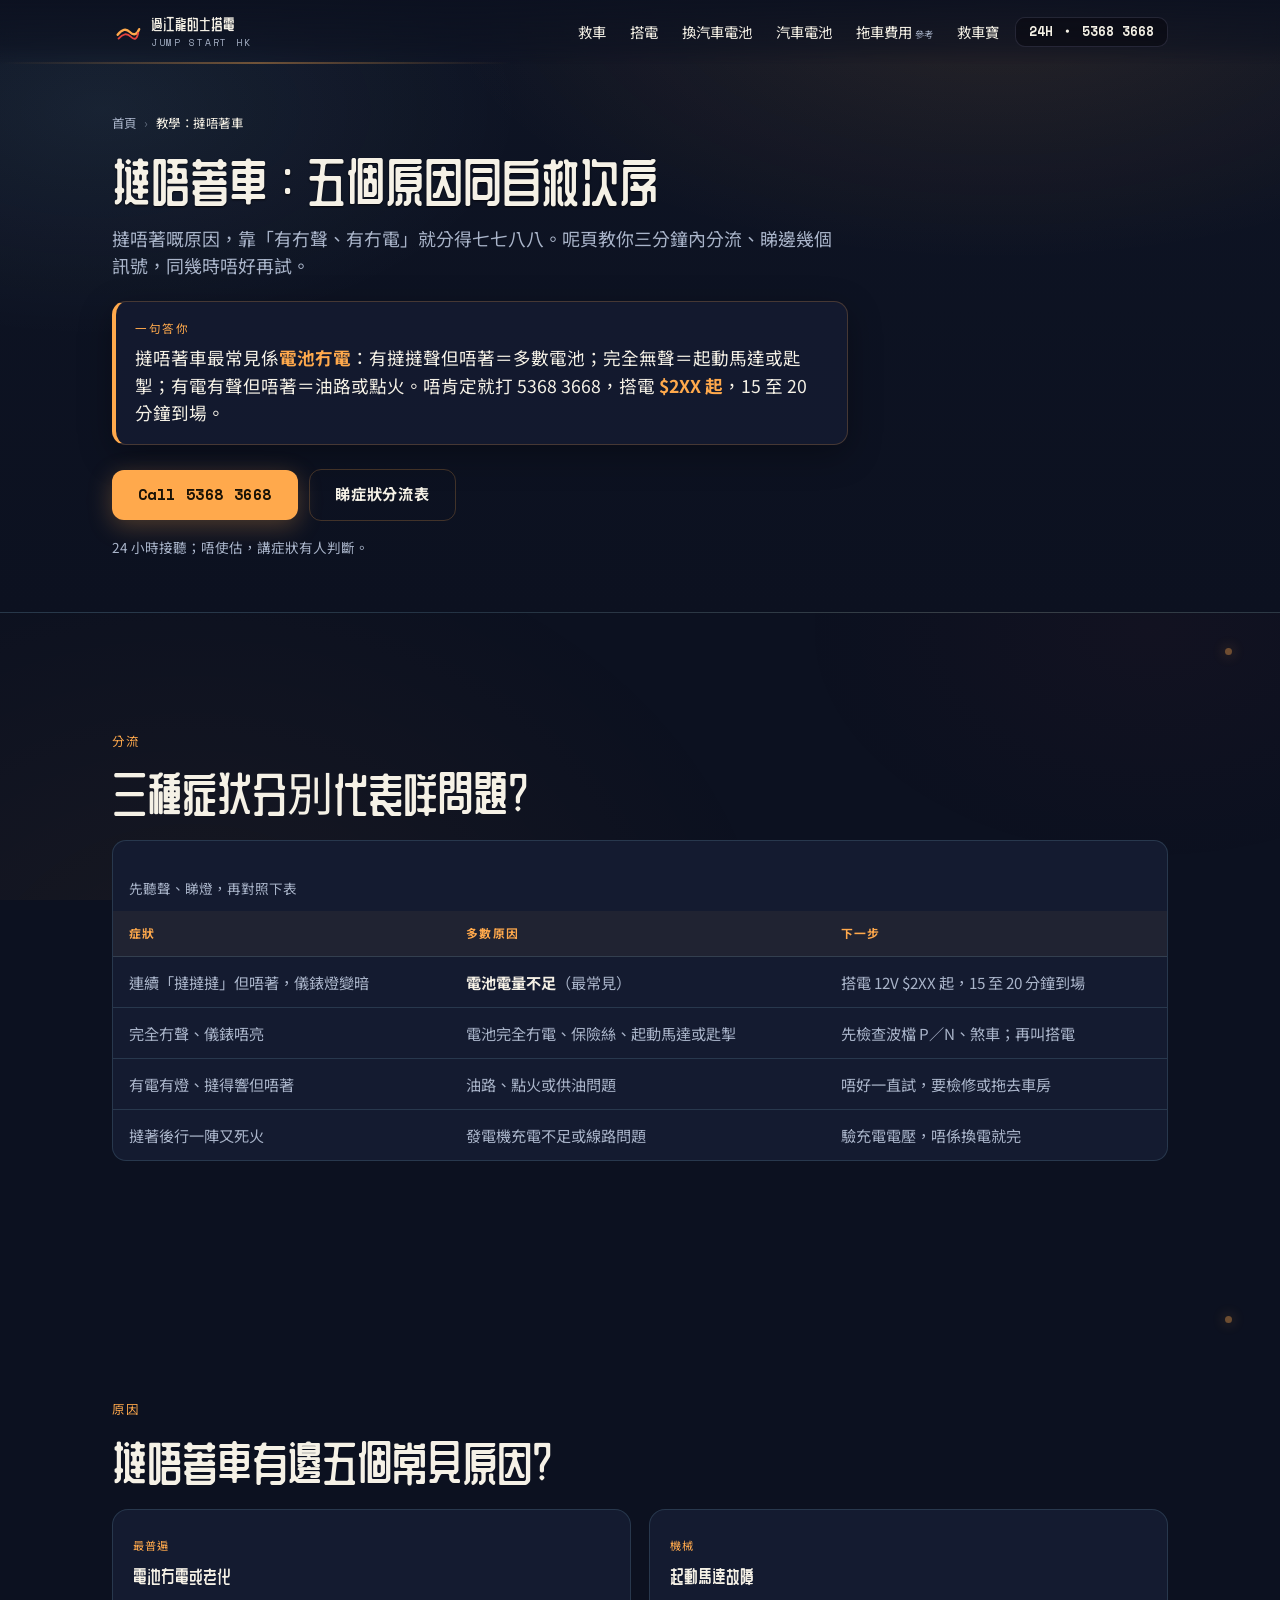
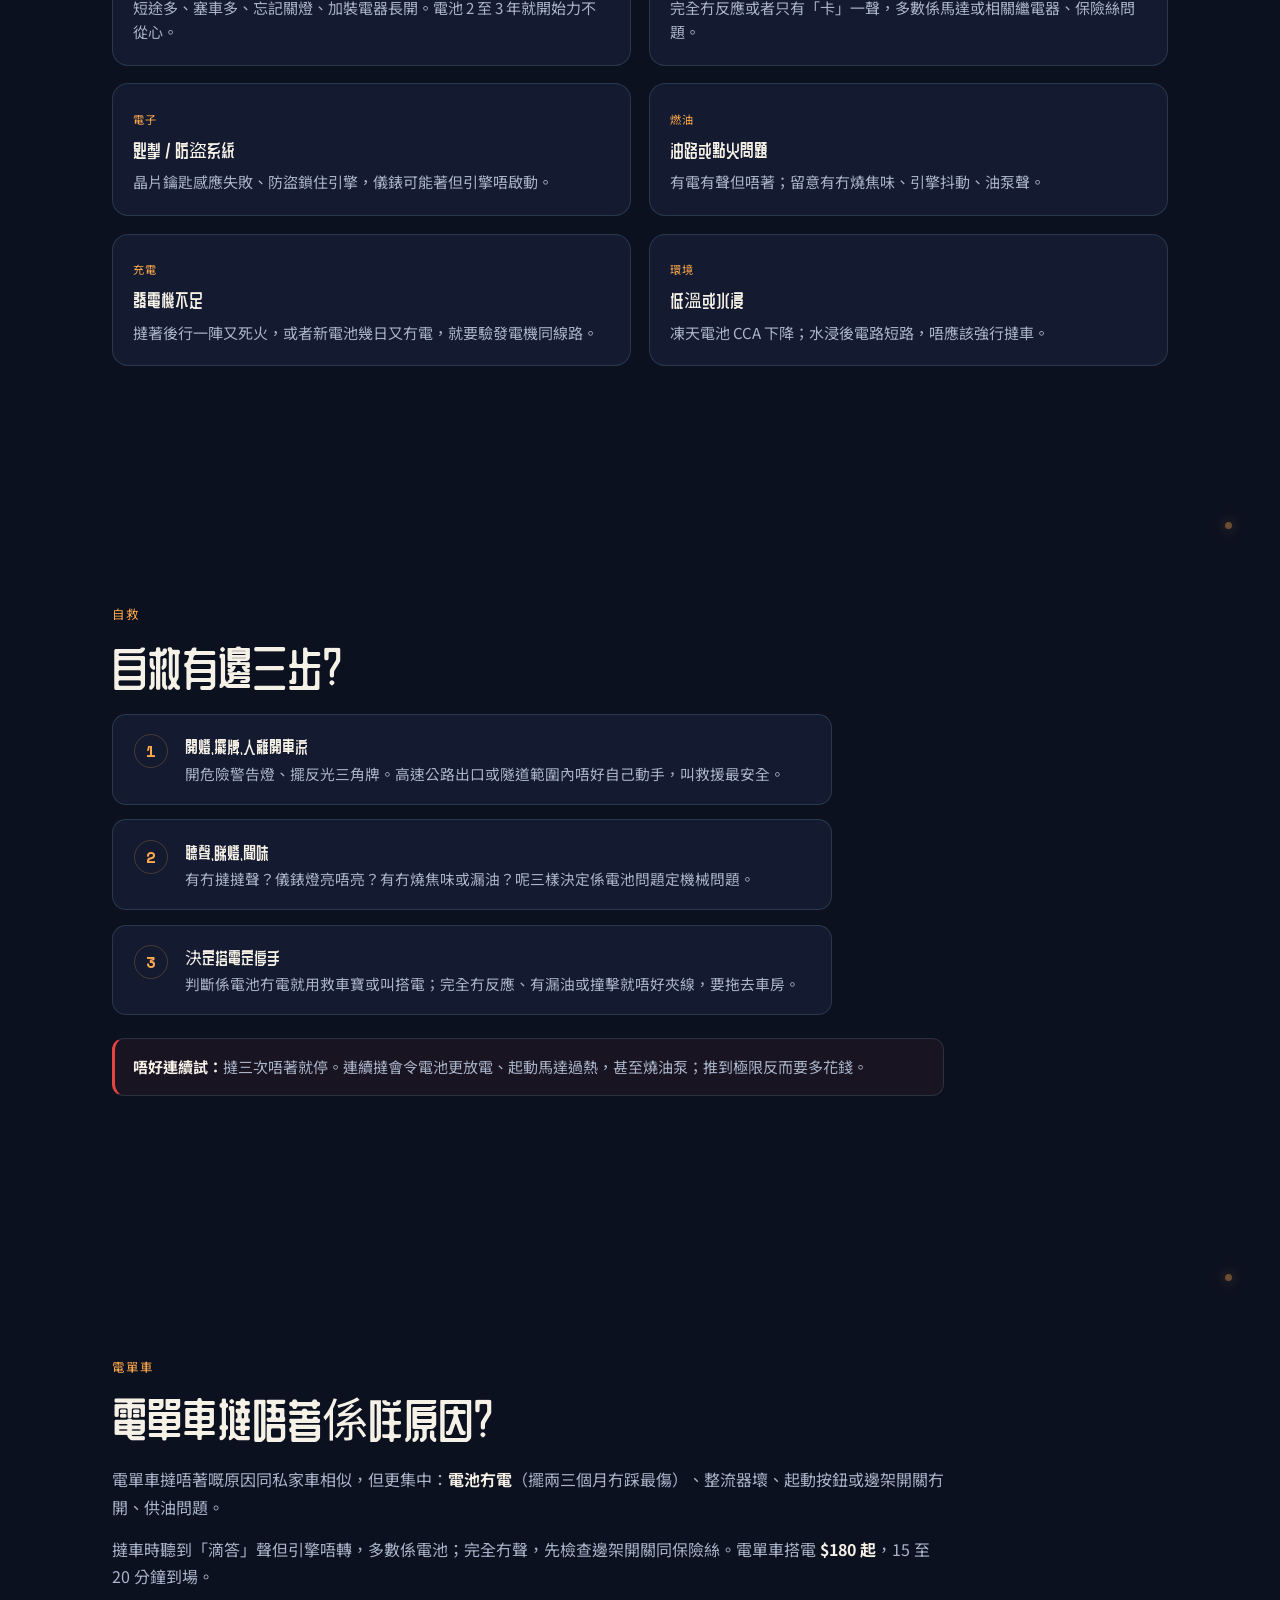
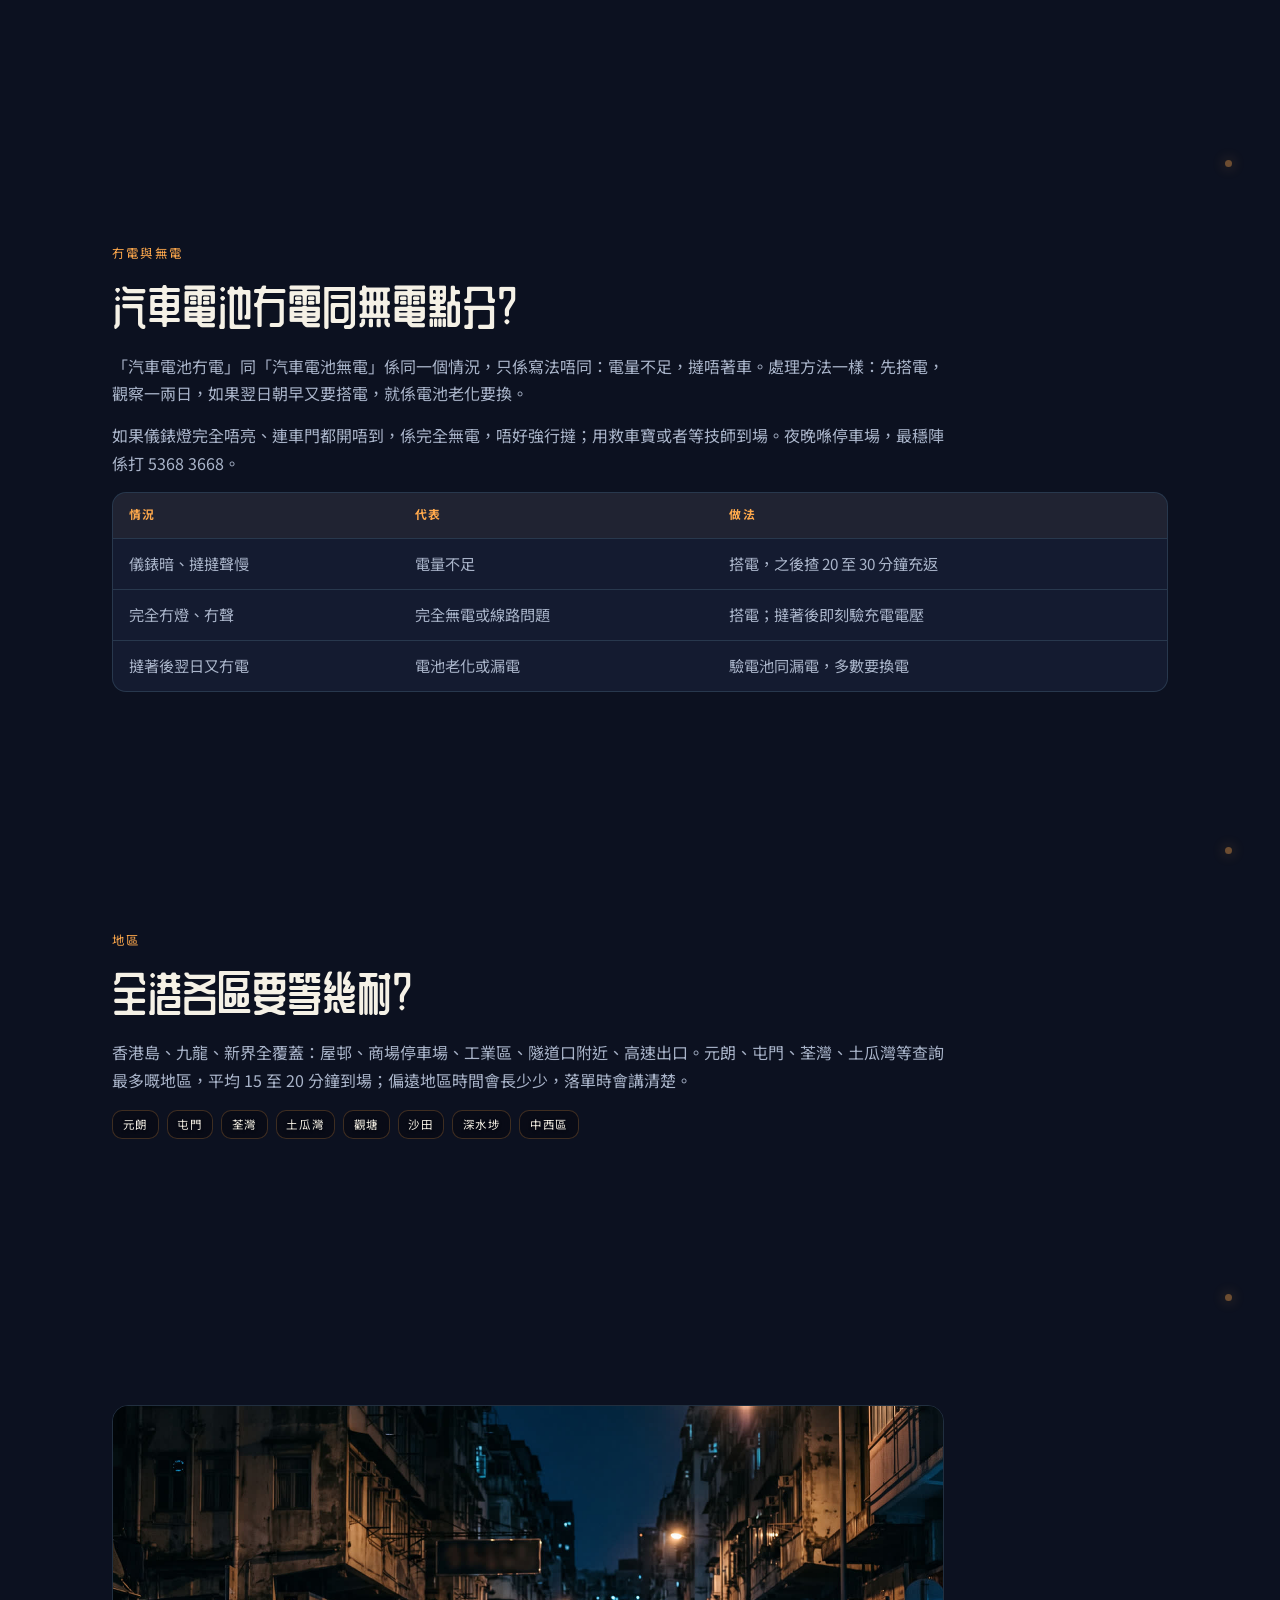
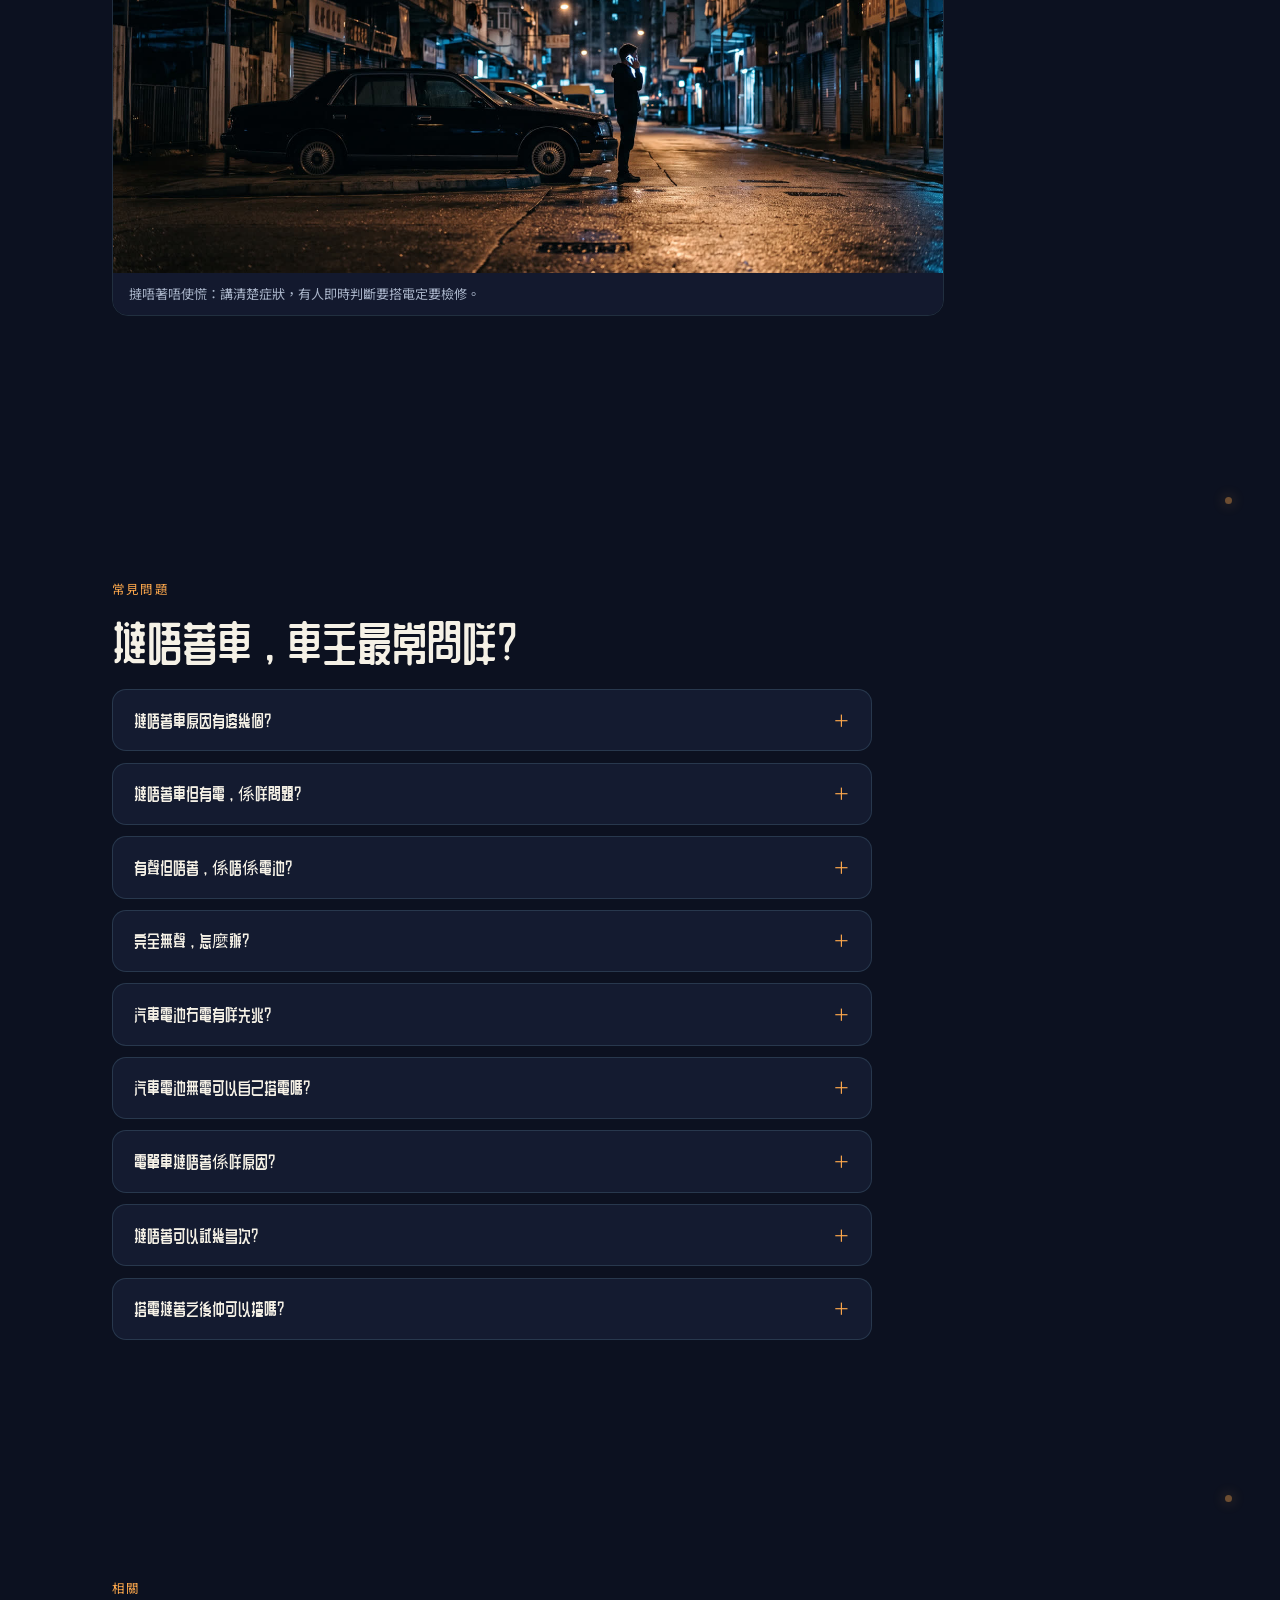
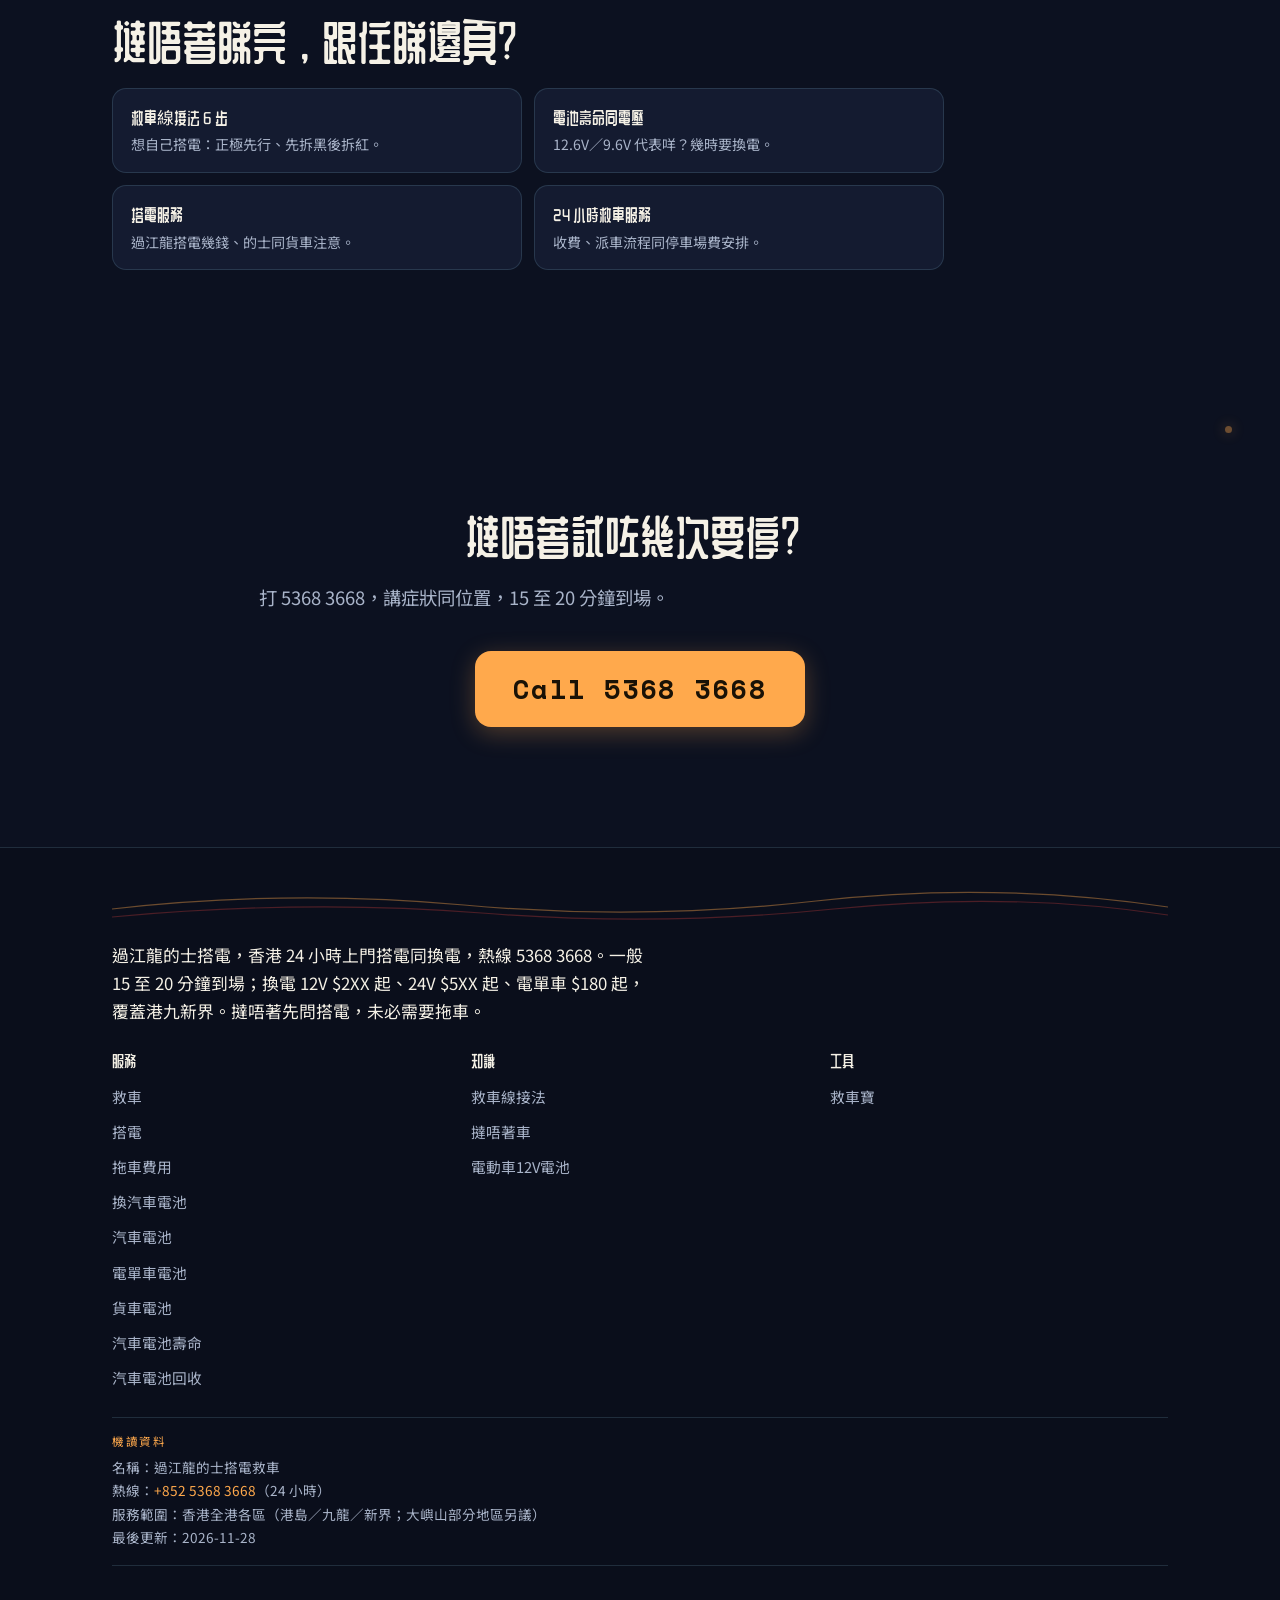
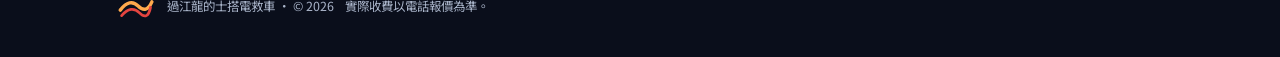
<file: guides/wont-start/index.html>
<!DOCTYPE html>
<html lang="zh-Hant">
<!-- preview-build: gjl-20261128-6fc2e34 -->
<!-- status: draft — /guides/wont-start/｜2026-11-26｜noindex 中，未發佈；見 docs/DRAFT-REGISTER.md -->
<head>
<meta charset="UTF-8">
<meta name="viewport" content="width=device-width, initial-scale=1.0">
<meta name="robots" content="noindex,nofollow">
<title>撻唔著車原因：有聲、無聲、有電點分</title>
<meta name="description" content="撻唔著車最常見係電池冇電：有撻撻聲但唔著＝電池，完全無聲＝起動馬達或匙掣，有電有聲但唔著＝油路或點火。分流方法、五個原因同自救次序。">
<link rel="canonical" href="https://taxi-jumpstart.com/guides/wont-start/">
<meta property="og:type" content="article">
<meta property="og:title" content="撻唔著車原因：有聲、無聲、有電點分">
<meta property="og:description" content="三種症狀分流、五個常見原因、自救三步同幾時唔好再試。">
<meta property="og:image" content="https://taxi-jumpstart.com/assets/still-1.jpg">
<meta property="og:image:alt" content="車主夜晚喺路邊打電話求助">
<meta property="og:url" content="https://taxi-jumpstart.com/guides/wont-start/">
<meta property="og:locale" content="zh_HK">
<meta name="twitter:card" content="summary_large_image">
<meta name="theme-color" content="#0C1120">
<link rel="icon" href="data:image/svg+xml,%3Csvg xmlns='http://www.w3.org/2000/svg' viewBox='0 0 64 64'%3E%3Crect width='64' height='64' rx='14' fill='%230C1120'/%3E%3Cpath d='M12 38 Q26 20 38 32 T58 26' stroke='%23FFA94C' stroke-width='5' fill='none' stroke-linecap='round'/%3E%3Cpath d='M14 46 Q28 30 40 42 T56 34' stroke='%23E5443F' stroke-width='4' fill='none' stroke-linecap='round'/%3E%3C/svg%3E">
<link rel="preload" href="../../assets/fonts/pages-zcool-400.woff2" as="font" type="font/woff2" crossorigin>
<link rel="stylesheet" href="../../assets/fonts/pages-fonts.css" media="print" onload="this.media='all'">
<noscript><link rel="stylesheet" href="../../assets/fonts/pages-fonts.css"></noscript>
<link rel="stylesheet" href="../../assets/style.css?v=27">
<link rel="stylesheet" href="../../assets/pages.css?v=5">
<script async src="https://www.googletagmanager.com/gtag/js?id=G-LXWR9DQGWZ"></script>
<script>
  window.dataLayer = window.dataLayer || [];
  function gtag(){dataLayer.push(arguments);}
  gtag('js', new Date());
  gtag('config', 'G-LXWR9DQGWZ');
</script>
<script type="application/ld+json">
{
  "@context": "https://schema.org",
  "@graph": [
    {
      "@type": "HowTo",
      "@id": "https://taxi-jumpstart.com/guides/wont-start/#howto",
      "name": "撻唔著車自救三步",
      "description": "車撻唔著時，先判斷症狀同安全環境，再決定搭電、等技師定要拖去車房。",
      "totalTime": "PT10M",
      "step": [
        { "@type": "HowToStep", "position": 1, "name": "先顧安全", "text": "開危險警告燈、擺反光三角牌，人離開車流方向。喺高速出口或隧道範圍內唔好自己動手，叫救援或報警。" },
        { "@type": "HowToStep", "position": 2, "name": "睇症狀分流", "text": "有撻撻聲但唔著＝多數電池冇電；完全冇聲、儀錶唔亮＝起動馬達、匙掣或保險絲；有電有聲但唔著＝油路或點火。留意有冇燒焦味、漏油。" },
        { "@type": "HowToStep", "position": 3, "name": "決定搭電定叫車房", "text": "判斷係電池冇電，就用救車寶或等技師搭電（12V $2XX 起）；完全冇反應、有漏油或撞擊，就唔好夾線，要拖去車房。撻唔著超過三次唔好再試。" }
      ]
    },
    {
      "@type": "Service",
      "@id": "https://taxi-jumpstart.com/guides/wont-start/#service",
      "name": "24 小時上門搭電（撻唔著即刻到場）",
      "serviceType": "上門搭電救車",
      "description": "撻唔著多數係電池冇電，技師 15 至 20 分鐘到場搭電：12V 私家車 $2XX 起、24V 貨車 $5XX 起、電單車 $180 起。",
      "provider": { "@id": "https://taxi-jumpstart.com/#org" },
      "areaServed": [
        { "@type": "AdministrativeArea", "name": "香港島" },
        { "@type": "AdministrativeArea", "name": "九龍" },
        { "@type": "AdministrativeArea", "name": "新界" }
      ],
      "hoursAvailable": { "@type": "OpeningHoursSpecification", "dayOfWeek": ["Monday","Tuesday","Wednesday","Thursday","Friday","Saturday","Sunday"], "opens": "00:00", "closes": "23:59" },
      "offers": [
        { "@type": "Offer", "name": "12V 私家車搭電", "priceSpecification": { "@type": "PriceSpecification", "priceCurrency": "HKD", "minPrice": 200, "maxPrice": 299 }, "areaServed": { "@type": "AdministrativeArea", "name": "香港" } },
        { "@type": "Offer", "name": "24V 貨車搭電", "priceSpecification": { "@type": "PriceSpecification", "priceCurrency": "HKD", "minPrice": 500 }, "areaServed": { "@type": "AdministrativeArea", "name": "香港" } },
        { "@type": "Offer", "name": "電單車搭電", "priceSpecification": { "@type": "PriceSpecification", "priceCurrency": "HKD", "price": 180 }, "areaServed": { "@type": "AdministrativeArea", "name": "香港" } }
      ]
    },
    {
      "@type": "FAQPage",
      "@id": "https://taxi-jumpstart.com/guides/wont-start/#faq",
      "mainEntity": [
        { "@type": "Question", "name": "撻唔著車原因有邊幾個？", "acceptedAnswer": { "@type": "Answer", "text": "五大類：電池冇電或老化、起動馬達故障、匙掣或防盜系統、油路／點火問題、發電機充電不足。香港最常見係第一類：短途多、電池老化、忘記關燈或加裝電器長開。" } },
        { "@type": "Question", "name": "撻唔著車但有電，係咩問題？", "acceptedAnswer": { "@type": "Answer", "text": "儀錶燈亮、車燈正常，但撻唔著：可能係起動馬達、點火或供油問題，亦可能係電池電壓夠但電流唔夠（內阻偏大）。要驗電池負載同起動電流，唔好盲目換電。" } },
        { "@type": "Question", "name": "撻唔著車有聲但唔著，係唔係電池？", "acceptedAnswer": { "@type": "Answer", "text": "多數係。連續「撻撻撻」但引擎唔著、儀錶燈變暗，典型係電池電量不足，搭電通常搞得掂：12V $2XX 起，15 至 20 分鐘到場。" } },
        { "@type": "Question", "name": "撻唔著車完全無聲，怎麼辦？", "acceptedAnswer": { "@type": "Answer", "text": "完全冇聲、儀錶唔亮，先檢查匙掣位置、腳有冇踩煞車、波檔係唔係 P 或 N；都正常就多數係電池完全冇電、保險絲或起動馬達。夜晚唔好強行試，叫搭電或檢修。" } },
        { "@type": "Question", "name": "汽車電池冇電有咩先兆？", "acceptedAnswer": { "@type": "Answer", "text": "撻車聲變慢、燈變暗、Start-Stop 少觸發、行車紀錄儀重開機、停一晚翌日就要撻兩次。出現兩項以上，多數係電池老化；驗靜止電壓 12.2V 以下就更明顯。" } },
        { "@type": "Question", "name": "汽車電池無電可以自己搭電嗎？", "acceptedAnswer": { "@type": "Answer", "text": "可以，但要按正確次序：紅夾先接死火車正極、再接救援車正極；黑夾接救援車負極、另一端夾死火車車身金屬位。拆線先黑後紅。唔熟悉或喺路邊唔安全，就叫服務。" } },
        { "@type": "Question", "name": "電單車撻唔著係咩原因？", "acceptedAnswer": { "@type": "Answer", "text": "常見四樣：電池冇電（最常見，尤其擺兩三個月冇踩）、整流器壞、起動按鈕或邊架開關、油門或供油問題。撻唔著但有「滴答」聲多數係電池；搭電 $180 起。" } },
        { "@type": "Question", "name": "撻唔著可以試幾多次？", "acceptedAnswer": { "@type": "Answer", "text": "最多兩三次，每次相隔一兩分鐘。連續試會令電池更放電、起動馬達過熱，甚至燒泵。撻唔著就應該搭電或檢查，唔好一直試。" } },
        { "@type": "Question", "name": "撻唔著之後仲可以揸嗎？", "acceptedAnswer": { "@type": "Answer", "text": "搭電撻著後，先確認引擎怠速穩定、冇怪聲，再揸 20 至 30 分鐘充返電池。如果中途再死火、或者儀錶有警告燈，就要即刻停車檢查，唔好繼續行。" } }
      ]
    }
  ]
}
</script>
<script type="application/ld+json">
{
  "@context": "https://schema.org",
  "@type": "BreadcrumbList",
  "@id": "https://taxi-jumpstart.com/guides/wont-start/#breadcrumb",
  "itemListElement": [
    {
      "@type": "ListItem",
      "position": 1,
      "name": "首頁",
      "item": "https://taxi-jumpstart.com/"
    },
    {
      "@type": "ListItem",
      "position": 2,
      "name": "撻唔著車",
      "item": "https://taxi-jumpstart.com/guides/wont-start/"
    }
  ]
}
</script>
</head>
<body>
<a class="skip" href="#main">跳至主要內容</a>

<header class="site-head" id="siteHead">
  <div class="site-rail" aria-hidden="true"></div>
  <div class="wrap site-head-inner">
    <a class="site-brand" href="../../index.html" aria-label="過江龍的士搭電 首頁">
      <svg class="brand-mark" viewBox="0 0 64 64" aria-hidden="true"><path d="M12 38 Q26 20 38 32 T58 26" stroke="#FFA94C" stroke-width="5" fill="none" stroke-linecap="round"/><path d="M14 46 Q28 30 40 42 T56 34" stroke="#E5443F" stroke-width="4" fill="none" stroke-linecap="round"/></svg>
      <span class="site-brand-text">
        <span class="site-brand-name">過江龍的士搭電</span>
        <span class="site-brand-mono">JUMP START HK</span>
      </span>
    </a>
    <nav class="site-nav" aria-label="主導覽">
      <a href="../../services/24-hour-rescue/">救車</a>
      <a href="../../services/battery-jump/">搭電</a>
      <a href="../../battery/replace/">換汽車電池</a>
      <a href="../../battery/">汽車電池</a>
      <a href="../../towing-fee/">拖車費用<i class="nav-ref">參考</i></a>
      <a href="../../tools/jump-starter/">救車寶</a>
    </nav>
    <a class="site-call" href="tel:+85253683668" aria-label="24 小時熱線 5368 3668">
      <span class="site-call-txt">24H · 5368 3668</span>
      <span class="site-call-ic" aria-hidden="true">☎</span>
    </a>
    <details class="nav-menu">
      <summary aria-label="開啟導覽選單"><svg class="nav-burger" viewBox="0 0 24 24" aria-hidden="true" focusable="false"><path d="M4 7h16M4 12h16M4 17h16" stroke="currentColor" stroke-width="2" stroke-linecap="round"/></svg></summary>
      <div class="nav-menu-panel" role="navigation" aria-label="導覽選單">
        <a href="../../services/24-hour-rescue/">救車</a>
        <a href="../../services/battery-jump/">搭電</a>
        <a href="../../battery/replace/">換汽車電池</a>
        <a href="../../battery/">汽車電池</a>
        <a href="../../towing-fee/">拖車費用<i class="nav-ref">參考</i></a>
        <a href="../../tools/jump-starter/">救車寶</a>
        <a class="nav-menu-call" href="tel:+85253683668">24 小時熱線 · 5368 3668</a>
      </div>
    </details>
  </div>
</header>

<main id="main" tabindex="-1">

<section class="p-hero" aria-labelledby="page-h1">
  <div class="wrap">
    <nav class="crumbs" aria-label="麵包屑導覽">
      <a href="../../index.html">首頁</a><span class="sep">›</span><span aria-current="page">教學：撻唔著車</span>
    </nav>
    <h1 class="p-h1" id="page-h1">撻唔著車：五個原因同自救次序</h1>
    <p class="p-sub">撻唔著嘅原因，靠「有冇聲、有冇電」就分得七七八八。呢頁教你三分鐘內分流、睇邊幾個訊號，同幾時唔好再試。</p>

    <div class="ans">
      <span class="ans-label">一句答你</span>
      <p>撻唔著車最常見係<strong>電池冇電</strong>：有撻撻聲但唔著＝多數電池；完全無聲＝起動馬達或匙掣；有電有聲但唔著＝油路或點火。唔肯定就打 5368 3668，搭電 <strong>$2XX 起</strong>，15 至 20 分鐘到場。</p>
    </div>

    <div class="cta-row">
      <a class="btn" href="tel:+85253683668">Call 5368 3668</a>
      <a class="btn ghost" href="#signs">睇症狀分流表</a>
    </div>
    <p class="fine">24 小時接聽；唔使估，講症狀有人判斷。</p>
  </div>
</section>

<section class="section" aria-labelledby="signs-h" id="signs">
  <div class="wrap sec-enter">
    <p class="kicker">分流</p>
    <h2 class="h2" id="signs-h">三種症狀分別代表咩問題？</h2>
    <div class="tbl-wrap">
      <table class="fee">
        <caption class="fine" style="text-align:left;padding:.8rem 1rem">先聽聲、睇燈，再對照下表</caption>
        <thead>
          <tr><th scope="col">症狀</th><th scope="col">多數原因</th><th scope="col">下一步</th></tr>
        </thead>
        <tbody>
          <tr><td>連續「撻撻撻」但唔著，儀錶燈變暗</td><td><strong>電池電量不足</strong>（最常見）</td><td>搭電 12V $2XX 起，15 至 20 分鐘到場</td></tr>
          <tr><td>完全冇聲、儀錶唔亮</td><td>電池完全冇電、保險絲、起動馬達或匙掣</td><td>先檢查波檔 P／N、煞車；再叫搭電</td></tr>
          <tr><td>有電有燈、撻得響但唔著</td><td>油路、點火或供油問題</td><td>唔好一直試，要檢修或拖去車房</td></tr>
          <tr><td>撻著後行一陣又死火</td><td>發電機充電不足或線路問題</td><td>驗充電電壓，唔係換電就完</td></tr>
        </tbody>
      </table>
    </div>
  </div>
</section>

<section class="section" aria-labelledby="why-h">
  <div class="wrap sec-enter">
    <p class="kicker">原因</p>
    <h2 class="h2" id="why-h">撻唔著車有邊五個常見原因？</h2>
    <div class="card-grid two stagger">
      <div class="card"><span class="tag">最普遍</span><h3>電池冇電或老化</h3><p>短途多、塞車多、忘記關燈、加裝電器長開。電池 2 至 3 年就開始力不從心。</p></div>
      <div class="card"><span class="tag">機械</span><h3>起動馬達故障</h3><p>完全冇反應或者只有「卡」一聲，多數係馬達或相關繼電器、保險絲問題。</p></div>
      <div class="card"><span class="tag">電子</span><h3>匙掣／防盜系統</h3><p>晶片鑰匙感應失敗、防盜鎖住引擎，儀錶可能著但引擎唔啟動。</p></div>
      <div class="card"><span class="tag">燃油</span><h3>油路或點火問題</h3><p>有電有聲但唔著；留意有冇燒焦味、引擎抖動、油泵聲。</p></div>
      <div class="card"><span class="tag">充電</span><h3>發電機不足</h3><p>撻著後行一陣又死火，或者新電池幾日又冇電，就要驗發電機同線路。</p></div>
      <div class="card"><span class="tag">環境</span><h3>低溫或水浸</h3><p>凍天電池 CCA 下降；水浸後電路短路，唔應該強行撻車。</p></div>
    </div>
  </div>
</section>

<section class="section" aria-labelledby="safe-h">
  <div class="wrap sec-enter">
    <p class="kicker">自救</p>
    <h2 class="h2" id="safe-h">自救有邊三步？</h2>
    <ol class="guide-list stagger">
      <li><span>1</span><div><h3>開燈、擺牌、人離開車流</h3><p>開危險警告燈、擺反光三角牌。高速公路出口或隧道範圍內唔好自己動手，叫救援最安全。</p></div></li>
      <li><span>2</span><div><h3>聽聲、睇燈、聞味</h3><p>有冇撻撻聲？儀錶燈亮唔亮？有冇燒焦味或漏油？呢三樣決定係電池問題定機械問題。</p></div></li>
      <li><span>3</span><div><h3>決定搭電定停手</h3><p>判斷係電池冇電就用救車寶或叫搭電；完全冇反應、有漏油或撞擊就唔好夾線，要拖去車房。</p></div></li>
    </ol>
    <div class="note-box warn-box">
      <p><strong>唔好連續試：</strong>撻三次唔著就停。連續撻會令電池更放電、起動馬達過熱，甚至燒油泵；推到極限反而要多花錢。</p>
    </div>
  </div>
</section>

<section class="section" aria-labelledby="moto-h">
  <div class="wrap sec-enter">
    <p class="kicker">電單車</p>
    <h2 class="h2" id="moto-h">電單車撻唔著係咩原因？</h2>
    <div class="prose">
      <p>電單車撻唔著嘅原因同私家車相似，但更集中：<strong>電池冇電</strong>（擺兩三個月冇踩最傷）、整流器壞、起動按鈕或邊架開關冇開、供油問題。</p>
      <p>撻車時聽到「滴答」聲但引擎唔轉，多數係電池；完全冇聲，先檢查邊架開關同保險絲。電單車搭電 <strong>$180 起</strong>，15 至 20 分鐘到場。</p>
    </div>
  </div>
</section>

<section class="section" aria-labelledby="battery-h">
  <div class="wrap sec-enter">
    <p class="kicker">冇電與無電</p>
    <h2 class="h2" id="battery-h">汽車電池冇電同無電點分？</h2>
    <div class="prose">
      <p>「汽車電池冇電」同「汽車電池無電」係同一個情況，只係寫法唔同：電量不足，撻唔著車。處理方法一樣：先搭電，觀察一兩日，如果翌日朝早又要搭電，就係電池老化要換。</p>
      <p>如果儀錶燈完全唔亮、連車門都開唔到，係完全無電，唔好強行撻；用救車寶或者等技師到場。夜晚喺停車場，最穩陣係打 5368 3668。</p>
    </div>
    <div class="tbl-wrap">
      <table class="fee">
        <thead><tr><th scope="col">情況</th><th scope="col">代表</th><th scope="col">做法</th></tr></thead>
        <tbody>
          <tr><td>儀錶暗、撻撻聲慢</td><td>電量不足</td><td>搭電，之後揸 20 至 30 分鐘充返</td></tr>
          <tr><td>完全冇燈、冇聲</td><td>完全無電或線路問題</td><td>搭電；撻著後即刻驗充電電壓</td></tr>
          <tr><td>撻著後翌日又冇電</td><td>電池老化或漏電</td><td>驗電池同漏電，多數要換電</td></tr>
        </tbody>
      </table>
    </div>
  </div>
</section>

<section class="section" aria-labelledby="area-h">
  <div class="wrap sec-enter">
    <p class="kicker">地區</p>
    <h2 class="h2" id="area-h">全港各區要等幾耐？</h2>
    <div class="prose">
      <p>香港島、九龍、新界全覆蓋：屋邨、商場停車場、工業區、隧道口附近、高速出口。元朗、屯門、荃灣、土瓜灣等查詢最多嘅地區，平均 15 至 20 分鐘到場；偏遠地區時間會長少少，落單時會講清楚。</p>
    </div>
    <div class="area-chips">
      <span class="chip">元朗</span><span class="chip">屯門</span><span class="chip">荃灣</span><span class="chip">土瓜灣</span><span class="chip">觀塘</span><span class="chip">沙田</span><span class="chip">深水埗</span><span class="chip">中西區</span>
    </div>
  </div>
</section>

<section class="section" aria-label="現場相片">
  <div class="wrap sec-enter">
    <figure class="p-figure">
      <img src="../../assets/still-1.jpg" alt="車主夜晚喺路邊打電話求助" loading="lazy" width="1600" height="900">
      <figcaption>撻唔著唔使慌：講清楚症狀，有人即時判斷要搭電定要檢修。</figcaption>
    </figure>
  </div>
</section>

<section class="section faq" id="faq" aria-labelledby="faq-h">
  <div class="wrap sec-enter">
    <p class="kicker">常見問題</p>
    <h2 class="h2" id="faq-h">撻唔著車，車主最常問咩？</h2>
    <div class="faq-list">
      <details><summary>撻唔著車原因有邊幾個？</summary><p>五大類：電池冇電或老化、起動馬達、匙掣或防盜、油路／點火、發電機不足。香港最常見係電池，同短途多、加裝電器長開有關。</p></details>
      <details><summary>撻唔著車但有電，係咩問題？</summary><p>儀錶燈亮但撻唔著：可能係起動馬達、點火或供油，亦可能電池電壓夠但電流唔夠。要驗負載同起動電流，唔好盲目換電。</p></details>
      <details><summary>有聲但唔著，係唔係電池？</summary><p>多數係。連續「撻撻撻」但引擎唔著、儀錶燈變暗，典型係電量不足；搭電 12V $2XX 起，15 至 20 分鐘到場。</p></details>
      <details><summary>完全無聲，怎麼辦？</summary><p>先檢查匙掣位置、有冇踩煞車、波檔係唔係 P／N。都正常就多數係完全冇電、保險絲或起動馬達，叫搭電或檢修。</p></details>
      <details><summary>汽車電池冇電有咩先兆？</summary><p>撻車聲變慢、燈變暗、Start-Stop 少觸發、行車紀錄儀重開機、停一晚翌日要撻兩次。靜止電壓低於 12.2V 就更明顯。</p></details>
      <details><summary>汽車電池無電可以自己搭電嗎？</summary><p>可以，但要按次序：紅夾先接死火車正極、再接救援車正極；黑夾接救援車負極、另一端夾死火車車身金屬位；拆線先黑後紅。</p></details>
      <details><summary>電單車撻唔著係咩原因？</summary><p>常見：電池冇電（擺兩三個月最傷）、整流器壞、起動按鈕或邊架開關、供油問題。撻車有「滴答」聲多數係電池；搭電 $180 起。</p></details>
      <details><summary>撻唔著可以試幾多次？</summary><p>最多兩三次，每次隔一兩分鐘。連續試會令電池更放電、起動馬達過熱，甚至燒泵。</p></details>
      <details><summary>搭電撻著之後仲可以揸嗎？</summary><p>確認怠速穩定、冇怪聲後，揸 20 至 30 分鐘充返電池。中途再死火或者有警告燈，就要即刻停車檢查。</p></details>
    </div>
  </div>
</section>

<section class="section" aria-labelledby="rel-h">
  <div class="wrap sec-enter">
    <p class="kicker">相關</p>
    <h2 class="h2" id="rel-h">撻唔著睇完，跟住睇邊頁？</h2>
    <div class="rel-grid">
      <a href="../../guides/jump-lead-steps/"><h3>救車線接法 6 步</h3><p>想自己搭電：正極先行、先拆黑後拆紅。</p></a>
      <a href="../../battery/lifespan/"><h3>電池壽命同電壓</h3><p>12.6V／9.6V 代表咩？幾時要換電。</p></a>
      <a href="../../services/battery-jump/"><h3>搭電服務</h3><p>過江龍搭電幾錢、的士同貨車注意。</p></a>
      <a href="../../services/24-hour-rescue/"><h3>24 小時救車服務</h3><p>收費、派車流程同停車場費安排。</p></a>
    </div>
  </div>
</section>

<section class="section p-end" aria-labelledby="cta-h">
  <div class="wrap sec-enter">
    <h2 class="h2" id="cta-h">撻唔著試咗幾次要停？</h2>
    <p class="lede">打 5368 3668，講症狀同位置，15 至 20 分鐘到場。</p>
    <a class="btn big" href="tel:+85253683668">Call 5368 3668</a>
  </div>
</section>

</main>

<footer class="footer site-foot">
  <div class="wrap">
    <div class="foot-cable" aria-hidden="true">
      <svg viewBox="0 0 1200 40" preserveAspectRatio="none" focusable="false">
        <path d="M0 26 Q200 6 400 22 T800 18 T1200 24" />
        <path d="M0 34 Q220 16 420 30 T820 26 T1200 32" />
      </svg>
    </div>
    <p class="foot-answer">過江龍的士搭電，香港 24 小時上門搭電同換電，熱線 5368 3668。一般 15 至 20 分鐘到場；換電 12V $2XX 起、24V $5XX 起、電單車 $180 起，覆蓋港九新界。撻唔著先問搭電，未必需要拖車。</p>
    <div class="foot-groups">
      <div class="foot-group">
        <h3>服務</h3>
        <ul>
          <li><a href="../../services/24-hour-rescue/">救車</a></li>
          <li><a href="../../services/battery-jump/">搭電</a></li>
          <li><a href="../../towing-fee/">拖車費用</a></li>
          <li><a href="../../battery/replace/">換汽車電池</a></li>
          <li><a href="../../battery/">汽車電池</a></li>
          <li><a href="../../services/motorcycle-battery/">電單車電池</a></li>
          <li><a href="../../services/truck-battery/">貨車電池</a></li>
          <li><a href="../../battery/lifespan/">汽車電池壽命</a></li>
          <li><a href="../../battery/recycle/">汽車電池回收</a></li>
        </ul>
      </div>
      <div class="foot-group">
        <h3>知識</h3>
        <ul>
          <li><a href="../../guides/jump-lead-steps/">救車線接法</a></li>
          <li><a href="../../guides/wont-start/">撻唔著車</a></li>
          <li><a href="../../guides/ev-12v-battery/">電動車12V電池</a></li>
        </ul>
      </div>
      <div class="foot-group">
        <h3>工具</h3>
        <ul>
          <li><a href="../../tools/jump-starter/">救車寶</a></li>
        </ul>
      </div>
    </div>
    <div class="foot-machine" aria-labelledby="foot-machine-h">
      <h3 id="foot-machine-h">機讀資料</h3>
      <ul>
        <li>名稱：過江龍的士搭電救車</li>
        <li>熱線：<a href="tel:+85253683668">+852 5368 3668</a>（24 小時）</li>
        <li>服務範圍：香港全港各區（港島／九龍／新界；大嶼山部分地區另議）</li>
        <li>最後更新：2026-11-28</li>
      </ul>
    </div>
    <div class="foot-end">
      <svg class="brand-mark" viewBox="0 0 64 64" aria-hidden="true"><path d="M12 38 Q26 20 38 32 T58 26" stroke="#FFA94C" stroke-width="5" fill="none" stroke-linecap="round"/><path d="M14 46 Q28 30 40 42 T56 34" stroke="#E5443F" stroke-width="4" fill="none" stroke-linecap="round"/></svg>
      <p class="foot-end-name">過江龍的士搭電救車 · © 2026</p>
      <p class="foot-end-note">實際收費以電話報價為準。</p>
    </div>
  </div>
</footer>

<script src="../../assets/pages.js?v=4"></script>
</body>
</html>
</file>
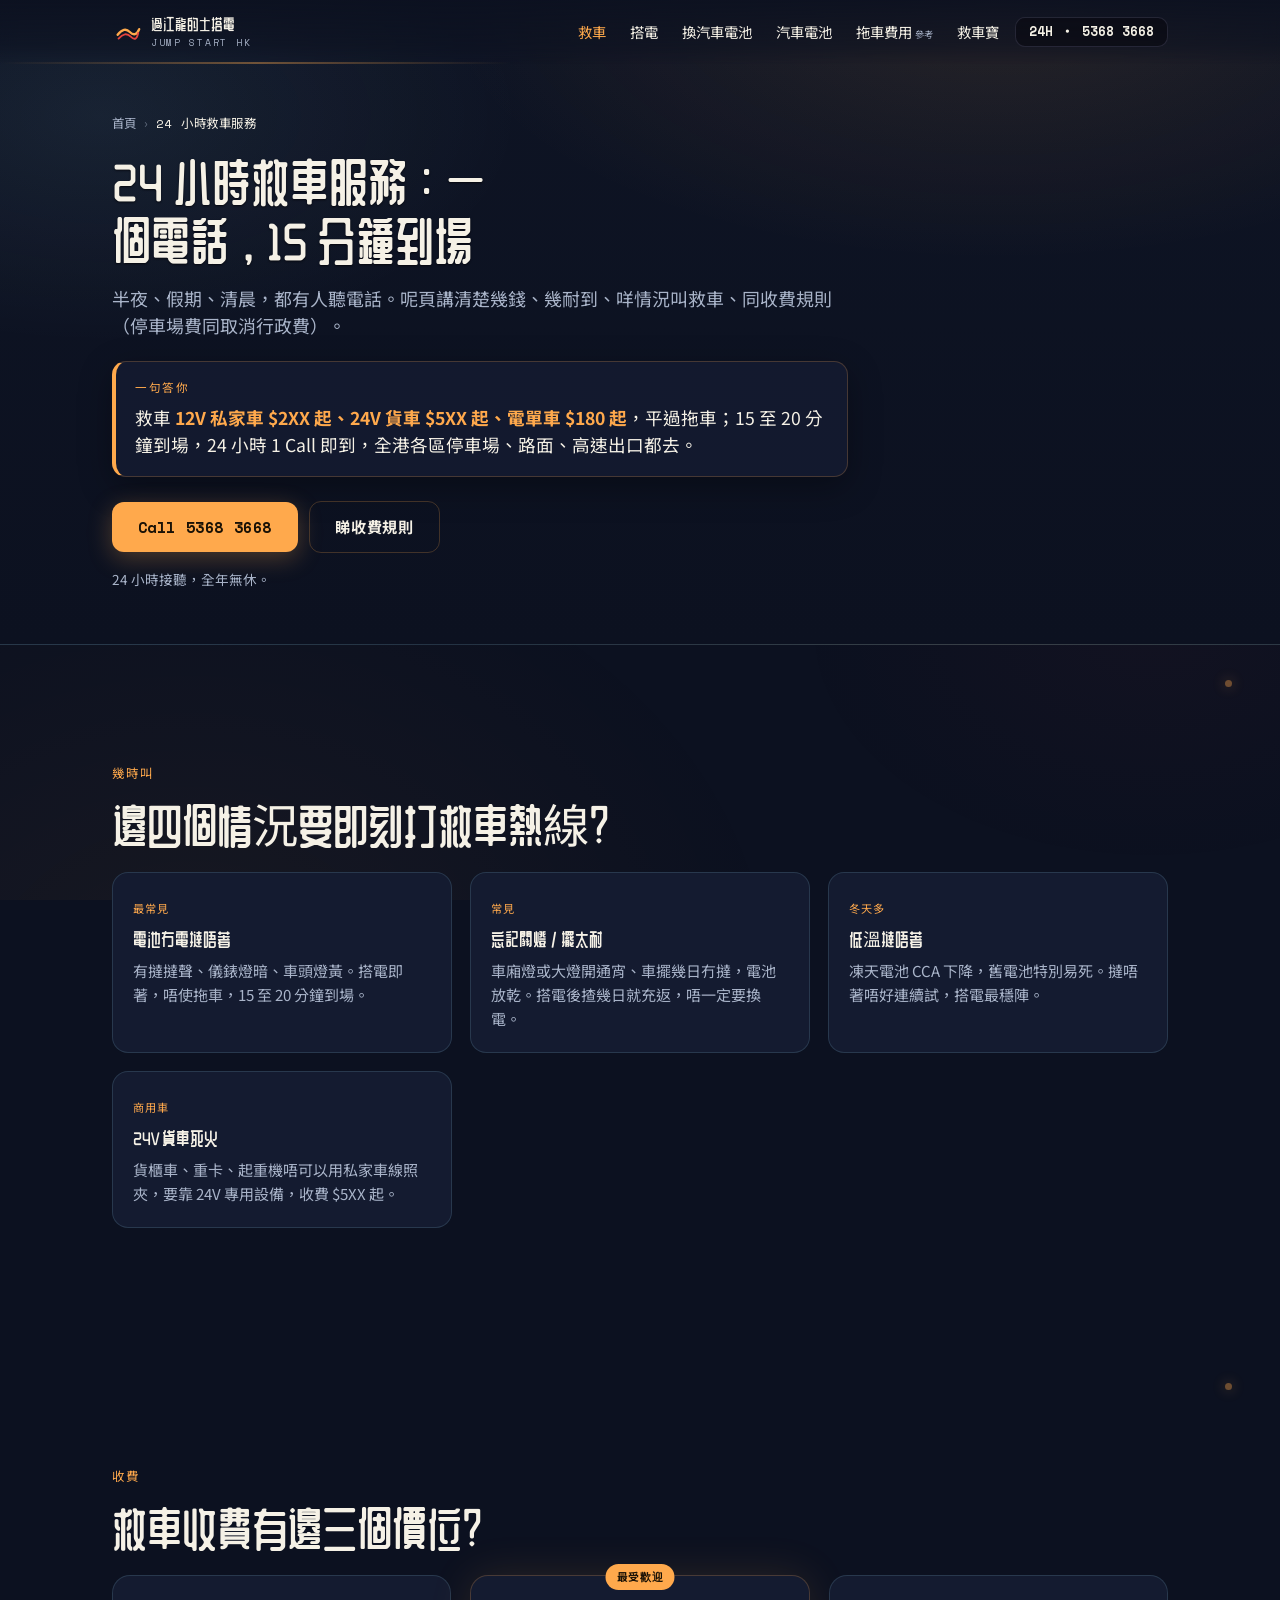
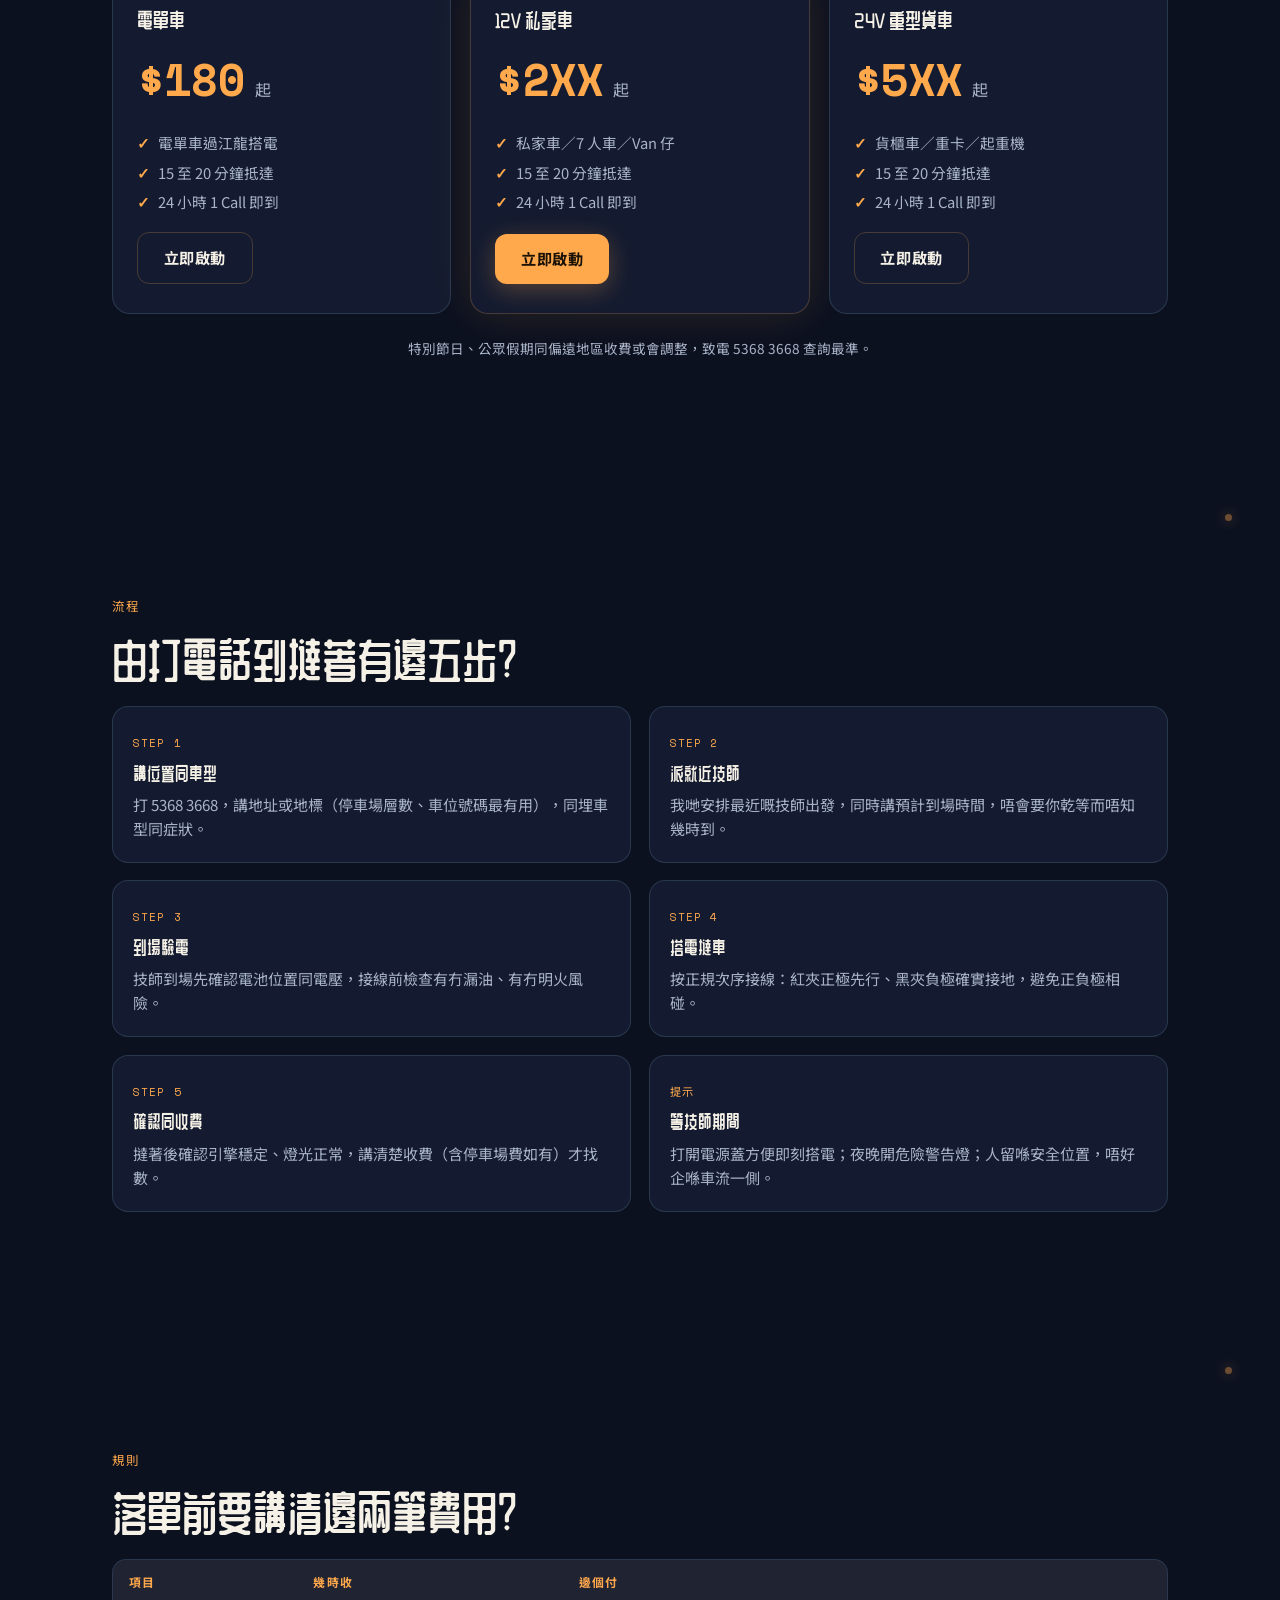
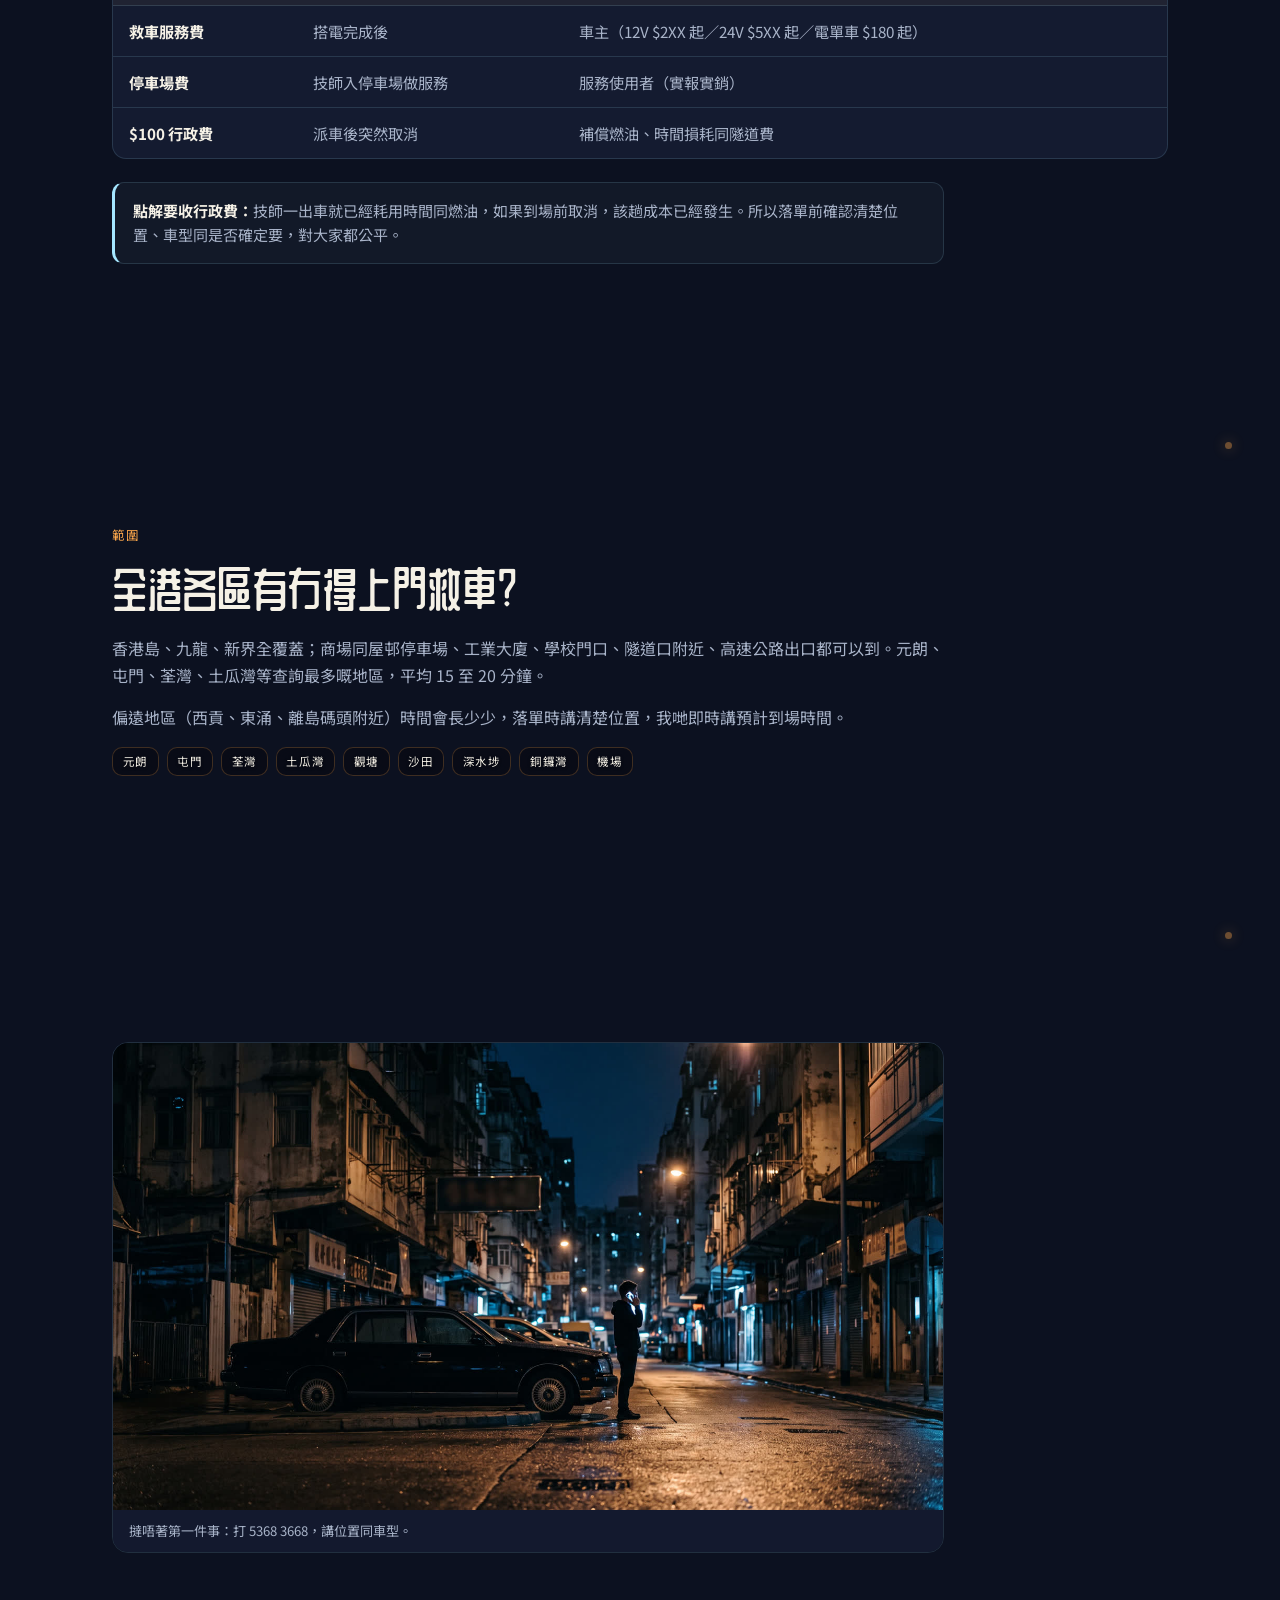
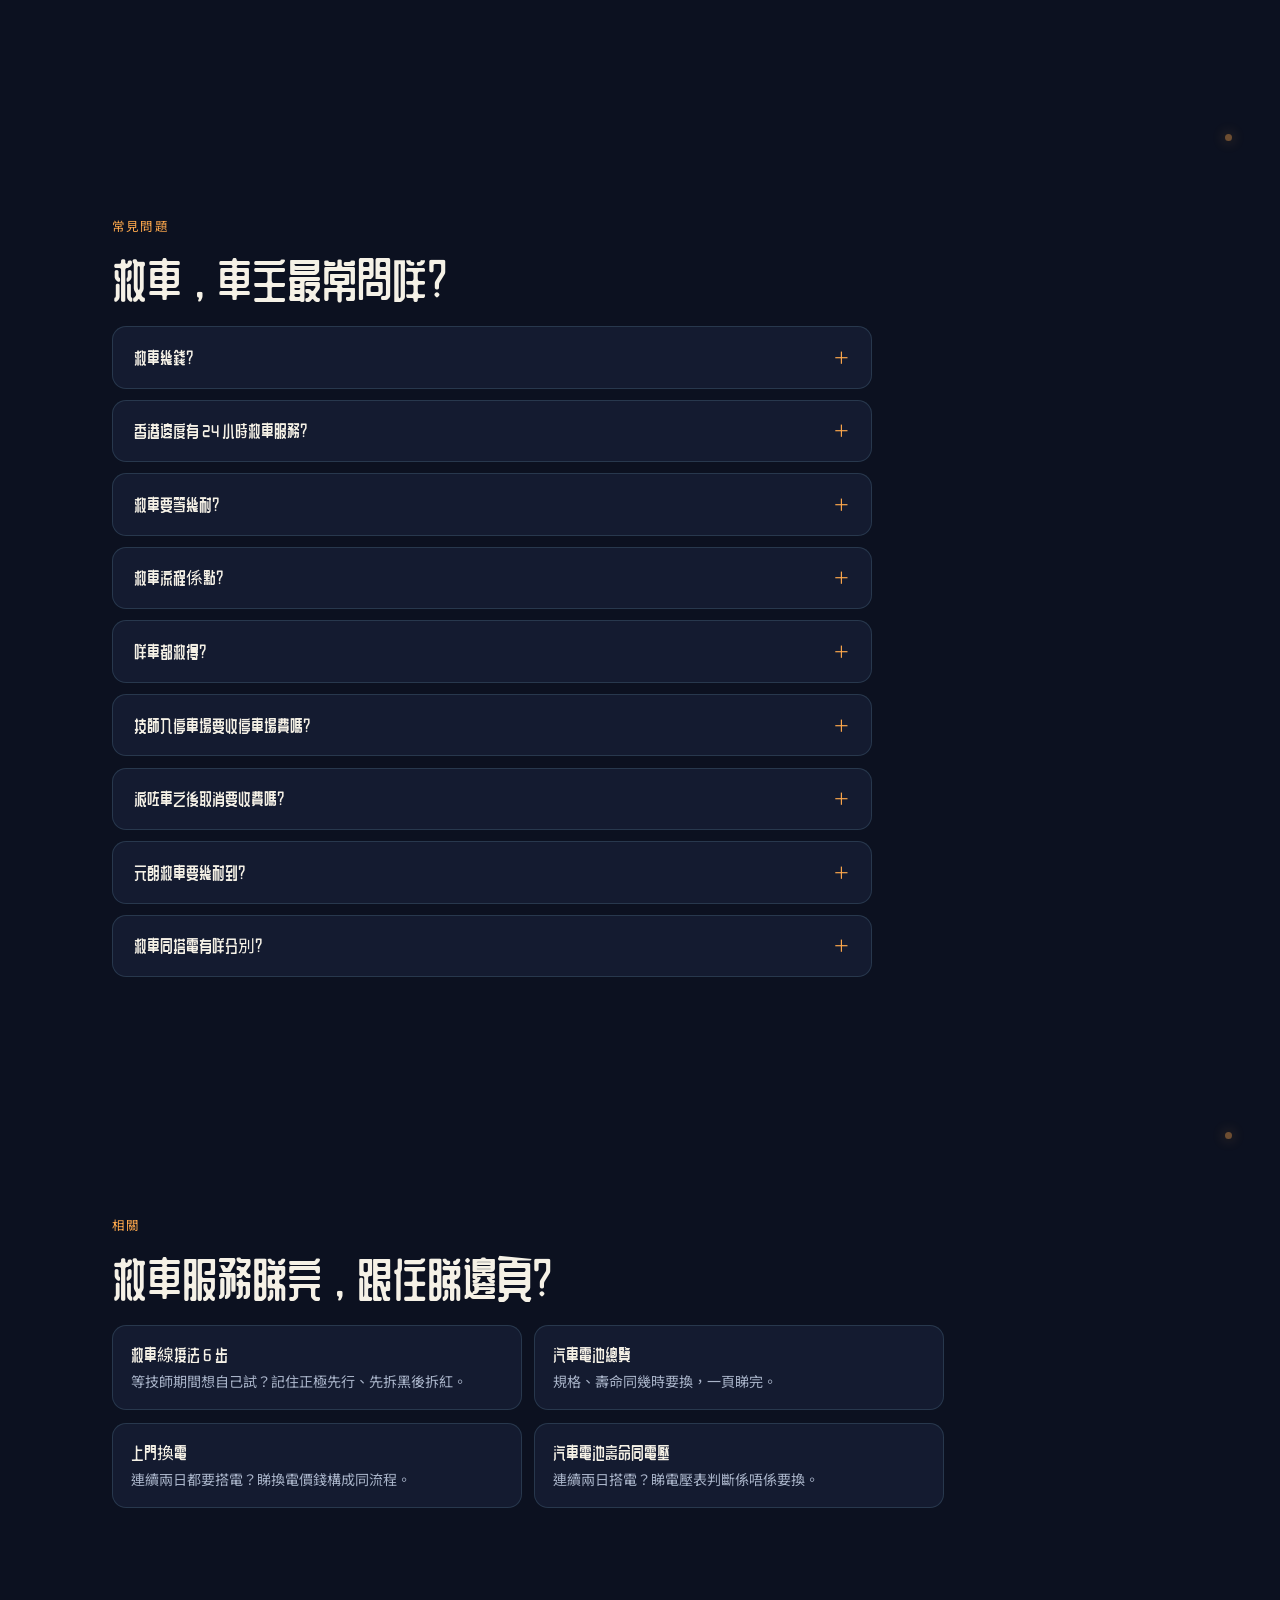
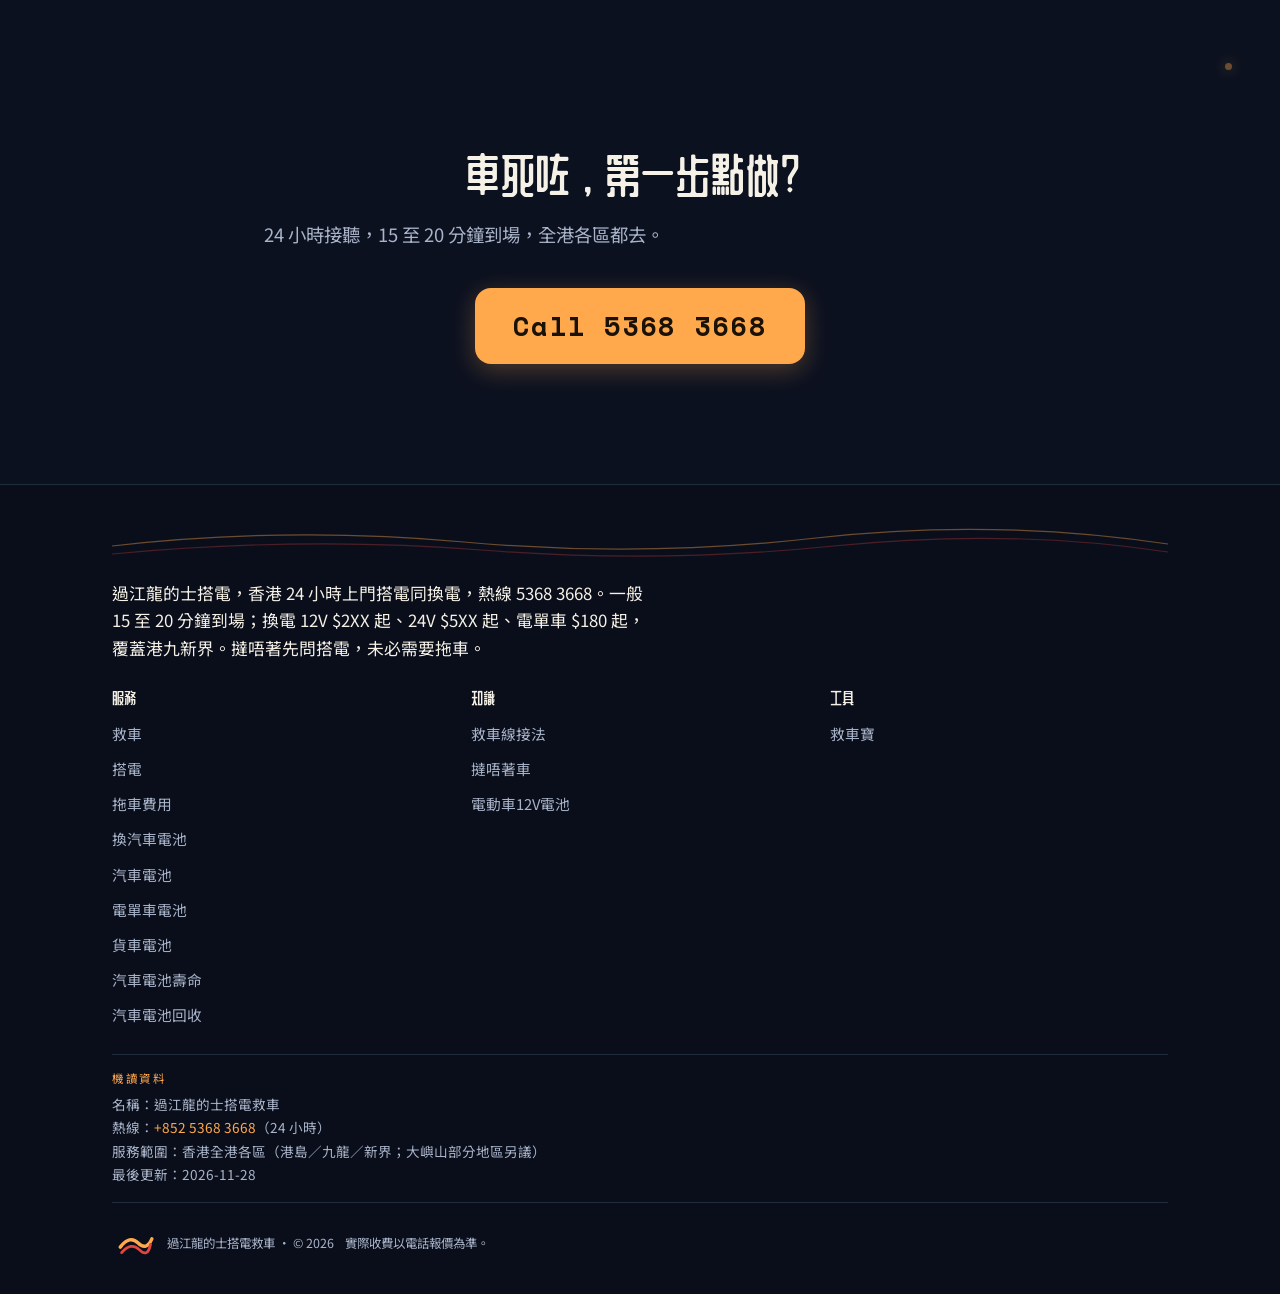
<file: services/24-hour-rescue/index.html>
<!DOCTYPE html>
<html lang="zh-Hant">
<!-- preview-build: gjl-20261128-6fc2e34 -->
<!-- status: draft — /services/24-hour-rescue/｜2026-11-26｜noindex 中，未發佈；見 docs/DRAFT-REGISTER.md -->
<head>
<meta charset="UTF-8">
<meta name="viewport" content="width=device-width, initial-scale=1.0">
<meta name="robots" content="noindex,nofollow">
<title>24小時救車服務｜15分鐘到場 全港各區</title>
<meta name="description" content="24 小時救車：12V 私家車 $2XX 起、24V 貨車 $5XX 起、電單車 $180 起，15 至 20 分鐘到場，全港各區停車場、路面、高速出口都去，1 Call 即到。">
<link rel="canonical" href="https://taxi-jumpstart.com/services/24-hour-rescue/">
<meta property="og:type" content="article">
<meta property="og:title" content="24小時救車服務｜15分鐘到場 全港各區">
<meta property="og:description" content="救車幾錢、幾耐到場、咩情況用得著：24 小時救車服務一頁講清。">
<meta property="og:image" content="https://taxi-jumpstart.com/assets/still-2.jpg">
<meta property="og:image:alt" content="救車團隊車輛夜晚駛近處理死火車輛">
<meta property="og:url" content="https://taxi-jumpstart.com/services/24-hour-rescue/">
<meta property="og:locale" content="zh_HK">
<meta name="twitter:card" content="summary_large_image">
<meta name="theme-color" content="#0C1120">
<link rel="icon" href="data:image/svg+xml,%3Csvg xmlns='http://www.w3.org/2000/svg' viewBox='0 0 64 64'%3E%3Crect width='64' height='64' rx='14' fill='%230C1120'/%3E%3Cpath d='M12 38 Q26 20 38 32 T58 26' stroke='%23FFA94C' stroke-width='5' fill='none' stroke-linecap='round'/%3E%3Cpath d='M14 46 Q28 30 40 42 T56 34' stroke='%23E5443F' stroke-width='4' fill='none' stroke-linecap='round'/%3E%3C/svg%3E">
<link rel="preload" href="../../assets/fonts/pages-zcool-400.woff2" as="font" type="font/woff2" crossorigin>
<link rel="stylesheet" href="../../assets/fonts/pages-fonts.css" media="print" onload="this.media='all'">
<noscript><link rel="stylesheet" href="../../assets/fonts/pages-fonts.css"></noscript>
<link rel="stylesheet" href="../../assets/style.css?v=27">
<link rel="stylesheet" href="../../assets/pages.css?v=5">
<script async src="https://www.googletagmanager.com/gtag/js?id=G-LXWR9DQGWZ"></script>
<script>
  window.dataLayer = window.dataLayer || [];
  function gtag(){dataLayer.push(arguments);}
  gtag('js', new Date());
  gtag('config', 'G-LXWR9DQGWZ');
</script>
<script type="application/ld+json">
{
  "@context": "https://schema.org",
  "@graph": [
    {
      "@type": "Service",
      "@id": "https://taxi-jumpstart.com/services/24-hour-rescue/#service",
      "name": "24 小時救車服務",
      "serviceType": "24 小時汽車救車（搭電）",
      "description": "24 小時救車：12V 私家車 $2XX 起、24V 貨車 $5XX 起、電單車 $180 起，15 至 20 分鐘到場，全港各區停車場、路面、高速出口都去。",
      "provider": { "@id": "https://taxi-jumpstart.com/#org" },
      "url": "https://taxi-jumpstart.com/services/24-hour-rescue/",
      "areaServed": [
        { "@type": "AdministrativeArea", "name": "香港島" },
        { "@type": "AdministrativeArea", "name": "九龍" },
        { "@type": "AdministrativeArea", "name": "新界" }
      ],
      "hoursAvailable": { "@type": "OpeningHoursSpecification", "dayOfWeek": ["Monday","Tuesday","Wednesday","Thursday","Friday","Saturday","Sunday"], "opens": "00:00", "closes": "23:59" },
      "offers": [
        { "@type": "Offer", "name": "12V 私家車救車搭電", "priceSpecification": { "@type": "PriceSpecification", "priceCurrency": "HKD", "minPrice": 200, "maxPrice": 299 }, "areaServed": { "@type": "AdministrativeArea", "name": "香港" } },
        { "@type": "Offer", "name": "24V 貨車救車搭電", "priceSpecification": { "@type": "PriceSpecification", "priceCurrency": "HKD", "minPrice": 500 }, "areaServed": { "@type": "AdministrativeArea", "name": "香港" } },
        { "@type": "Offer", "name": "電單車救車搭電", "priceSpecification": { "@type": "PriceSpecification", "priceCurrency": "HKD", "price": 180 }, "areaServed": { "@type": "AdministrativeArea", "name": "香港" } }
      ]
    },
    {
      "@type": "FAQPage",
      "@id": "https://taxi-jumpstart.com/services/24-hour-rescue/#faq",
      "mainEntity": [
        { "@type": "Question", "name": "救車幾錢？", "acceptedAnswer": { "@type": "Answer", "text": "12V 私家車 $2XX 起、24V 貨車 $5XX 起、電單車 $180 起，平過拖車。特別節日、公眾假期同偏遠地區收費或會調整，可以打 5368 3668 查詢實價。" } },
        { "@type": "Question", "name": "香港邊度有 24 小時救車服務？", "acceptedAnswer": { "@type": "Answer", "text": "過江龍的士搭電救車，24 小時全年無休，全港各區都去：香港島、九龍、新界，包括停車場、屋邨路面、工業區、高速出口同隧道口附近。一個電話 5368 3668。" } },
        { "@type": "Question", "name": "救車要等幾耐？", "acceptedAnswer": { "@type": "Answer", "text": "平均 15 至 20 分鐘到場。偏遠地區例如西貢、東涌會長少少；落單時講清楚位置，我哋即時講預計到場時間。" } },
        { "@type": "Question", "name": "救車流程係點？", "acceptedAnswer": { "@type": "Answer", "text": "打 5368 3668 講位置、車型同症狀 → 我哋派就近技師 → 到場驗電池同接線 → 搭電撻車 → 確認車著得穩、收費找數。全程由技師操作，你唔需要自己夾線。" } },
        { "@type": "Question", "name": "咩車都救得？", "acceptedAnswer": { "@type": "Answer", "text": "12V 私家車、7 人車、Van 仔；24V 貨櫃車、重卡、起重機；電單車都做。特別車款（例如電池喺座位底、混能車）落單時講清楚，我哋會安排對應設備。" } },
        { "@type": "Question", "name": "技師入停車場要收停車場費嗎？", "acceptedAnswer": { "@type": "Answer", "text": "要。技師入停車場做救車服務，停車場費用由服務使用者支付，呢筆費用唔關技師事。低矮停車場亦可能限制某啲車型進出，落單時講清楚。" } },
        { "@type": "Question", "name": "派咗車之後取消要收費嗎？", "acceptedAnswer": { "@type": "Answer", "text": "要。指派技師出發後突然取消，需要支付 $100 行政費，補償燃油、時間損耗同可能嘅隧道費。所以落單前確認清楚位置同車型最實際。" } },
        { "@type": "Question", "name": "元朗救車要幾耐到？", "acceptedAnswer": { "@type": "Answer", "text": "元朗、屯門、荃灣、土瓜灣同全港各區，平均 15 至 20 分鐘到場。深夜或颱風後需求多，時間可能長少少，落單時我哋會講清楚。" } },
        { "@type": "Question", "name": "救車同搭電有咩分別？", "acceptedAnswer": { "@type": "Answer", "text": "同一個服務：救車係你遇到嘅情況（車死咗要人幫），搭電係方法（用過江龍或救車寶接電撻著）。所以「24 小時救車」同「搭電救車」都係講 5368 3668 呢條熱線。" } }
      ]
    }
  ]
}
</script>
<script type="application/ld+json">
{
  "@context": "https://schema.org",
  "@type": "BreadcrumbList",
  "@id": "https://taxi-jumpstart.com/services/24-hour-rescue/#breadcrumb",
  "itemListElement": [
    {
      "@type": "ListItem",
      "position": 1,
      "name": "首頁",
      "item": "https://taxi-jumpstart.com/"
    },
    {
      "@type": "ListItem",
      "position": 2,
      "name": "救車",
      "item": "https://taxi-jumpstart.com/services/24-hour-rescue/"
    }
  ]
}
</script>
</head>
<body>
<a class="skip" href="#main">跳至主要內容</a>

<header class="site-head" id="siteHead">
  <div class="site-rail" aria-hidden="true"></div>
  <div class="wrap site-head-inner">
    <a class="site-brand" href="../../index.html" aria-label="過江龍的士搭電 首頁">
      <svg class="brand-mark" viewBox="0 0 64 64" aria-hidden="true"><path d="M12 38 Q26 20 38 32 T58 26" stroke="#FFA94C" stroke-width="5" fill="none" stroke-linecap="round"/><path d="M14 46 Q28 30 40 42 T56 34" stroke="#E5443F" stroke-width="4" fill="none" stroke-linecap="round"/></svg>
      <span class="site-brand-text">
        <span class="site-brand-name">過江龍的士搭電</span>
        <span class="site-brand-mono">JUMP START HK</span>
      </span>
    </a>
    <nav class="site-nav" aria-label="主導覽">
      <a href="../../services/24-hour-rescue/" aria-current="page">救車</a>
      <a href="../../services/battery-jump/">搭電</a>
      <a href="../../battery/replace/">換汽車電池</a>
      <a href="../../battery/">汽車電池</a>
      <a href="../../towing-fee/">拖車費用<i class="nav-ref">參考</i></a>
      <a href="../../tools/jump-starter/">救車寶</a>
    </nav>
    <a class="site-call" href="tel:+85253683668" aria-label="24 小時熱線 5368 3668">
      <span class="site-call-txt">24H · 5368 3668</span>
      <span class="site-call-ic" aria-hidden="true">☎</span>
    </a>
    <details class="nav-menu">
      <summary aria-label="開啟導覽選單"><svg class="nav-burger" viewBox="0 0 24 24" aria-hidden="true" focusable="false"><path d="M4 7h16M4 12h16M4 17h16" stroke="currentColor" stroke-width="2" stroke-linecap="round"/></svg></summary>
      <div class="nav-menu-panel" role="navigation" aria-label="導覽選單">
        <a href="../../services/24-hour-rescue/" aria-current="page">救車</a>
        <a href="../../services/battery-jump/">搭電</a>
        <a href="../../battery/replace/">換汽車電池</a>
        <a href="../../battery/">汽車電池</a>
        <a href="../../towing-fee/">拖車費用<i class="nav-ref">參考</i></a>
        <a href="../../tools/jump-starter/">救車寶</a>
        <a class="nav-menu-call" href="tel:+85253683668">24 小時熱線 · 5368 3668</a>
      </div>
    </details>
  </div>
</header>

<main id="main" tabindex="-1">

<section class="p-hero" aria-labelledby="page-h1">
  <div class="wrap">
    <nav class="crumbs" aria-label="麵包屑導覽">
      <a href="../../index.html">首頁</a><span class="sep">›</span><span aria-current="page">24 小時救車服務</span>
    </nav>
    <h1 class="p-h1" id="page-h1">24 小時救車服務：一個電話，15 分鐘到場</h1>
    <p class="p-sub">半夜、假期、清晨，都有人聽電話。呢頁講清楚幾錢、幾耐到、咩情況叫救車、同收費規則（停車場費同取消行政費）。</p>

    <div class="ans">
      <span class="ans-label">一句答你</span>
      <p>救車 <strong>12V 私家車 $2XX 起、24V 貨車 $5XX 起、電單車 $180 起</strong>，平過拖車；15 至 20 分鐘到場，24 小時 1 Call 即到，全港各區停車場、路面、高速出口都去。</p>
    </div>

    <div class="cta-row">
      <a class="btn" href="tel:+85253683668">Call 5368 3668</a>
      <a class="btn ghost" href="#rule">睇收費規則</a>
    </div>
    <p class="fine">24 小時接聽，全年無休。</p>
  </div>
</section>

<section class="section" aria-labelledby="when-h">
  <div class="wrap sec-enter">
    <p class="kicker">幾時叫</p>
    <h2 class="h2" id="when-h">邊四個情況要即刻打救車熱線？</h2>
    <div class="card-grid stagger">
      <div class="card"><span class="tag">最常見</span><h3>電池冇電撻唔著</h3><p>有撻撻聲、儀錶燈暗、車頭燈黃。搭電即著，唔使拖車，15 至 20 分鐘到場。</p></div>
      <div class="card"><span class="tag">常見</span><h3>忘記關燈／擺太耐</h3><p>車廂燈或大燈開通宵、車擺幾日冇撻，電池放乾。搭電後揸幾日就充返，唔一定要換電。</p></div>
      <div class="card"><span class="tag">冬天多</span><h3>低溫撻唔著</h3><p>凍天電池 CCA 下降，舊電池特別易死。撻唔著唔好連續試，搭電最穩陣。</p></div>
      <div class="card"><span class="tag">商用車</span><h3>24V 貨車死火</h3><p>貨櫃車、重卡、起重機唔可以用私家車線照夾，要靠 24V 專用設備，收費 $5XX 起。</p></div>
    </div>
  </div>
</section>

<section class="section" aria-labelledby="price-h">
  <div class="wrap sec-enter">
    <p class="kicker">收費</p>
    <h2 class="h2" id="price-h">救車收費有邊三個價位？</h2>
    <div class="price-grid stagger">
      <article class="price-card">
        <p class="price-type">電單車</p>
        <p class="price-now"><strong>$180</strong><span> 起</span></p>
        <ul><li>電單車過江龍搭電</li><li>15 至 20 分鐘抵達</li><li>24 小時 1 Call 即到</li></ul>
        <a class="btn ghost" href="tel:+85253683668">立即啟動</a>
      </article>
      <article class="price-card hot">
        <p class="price-type">12V 私家車</p>
        <p class="price-now"><strong>$2XX</strong><span> 起</span></p>
        <ul><li>私家車／7 人車／Van 仔</li><li>15 至 20 分鐘抵達</li><li>24 小時 1 Call 即到</li></ul>
        <a class="btn" href="tel:+85253683668">立即啟動</a>
      </article>
      <article class="price-card">
        <p class="price-type">24V 重型貨車</p>
        <p class="price-now"><strong>$5XX</strong><span> 起</span></p>
        <ul><li>貨櫃車／重卡／起重機</li><li>15 至 20 分鐘抵達</li><li>24 小時 1 Call 即到</li></ul>
        <a class="btn ghost" href="tel:+85253683668">立即啟動</a>
      </article>
    </div>
    <p class="fine">特別節日、公眾假期同偏遠地區收費或會調整，致電 5368 3668 查詢最準。</p>
  </div>
</section>

<section class="section" aria-labelledby="flow-h">
  <div class="wrap sec-enter">
    <p class="kicker">流程</p>
    <h2 class="h2" id="flow-h">由打電話到撻著有邊五步？</h2>
    <div class="card-grid two stagger">
      <div class="card"><span class="tag">STEP 1</span><h3>講位置同車型</h3><p>打 5368 3668，講地址或地標（停車場層數、車位號碼最有用），同埋車型同症狀。</p></div>
      <div class="card"><span class="tag">STEP 2</span><h3>派就近技師</h3><p>我哋安排最近嘅技師出發，同時講預計到場時間，唔會要你乾等而唔知幾時到。</p></div>
      <div class="card"><span class="tag">STEP 3</span><h3>到場驗電</h3><p>技師到場先確認電池位置同電壓，接線前檢查有冇漏油、有冇明火風險。</p></div>
      <div class="card"><span class="tag">STEP 4</span><h3>搭電撻車</h3><p>按正規次序接線：紅夾正極先行、黑夾負極確實接地，避免正負極相碰。</p></div>
      <div class="card"><span class="tag">STEP 5</span><h3>確認同收費</h3><p>撻著後確認引擎穩定、燈光正常，講清楚收費（含停車場費如有）才找數。</p></div>
      <div class="card"><span class="tag">提示</span><h3>等技師期間</h3><p>打開電源蓋方便即刻搭電；夜晚開危險警告燈；人留喺安全位置，唔好企喺車流一側。</p></div>
    </div>
  </div>
</section>

<section class="section" aria-labelledby="rule-h" id="rule">
  <div class="wrap sec-enter">
    <p class="kicker">規則</p>
    <h2 class="h2" id="rule-h">落單前要講清邊兩筆費用？</h2>
    <div class="tbl-wrap">
      <table class="fee">
        <thead><tr><th scope="col">項目</th><th scope="col">幾時收</th><th scope="col">邊個付</th></tr></thead>
        <tbody>
          <tr><td data-label="項目"><strong>救車服務費</strong></td><td data-label="幾時收">搭電完成後</td><td data-label="邊個付">車主（12V $2XX 起／24V $5XX 起／電單車 $180 起）</td></tr>
          <tr><td data-label="項目"><strong>停車場費</strong></td><td data-label="幾時收">技師入停車場做服務</td><td data-label="邊個付">服務使用者（實報實銷）</td></tr>
          <tr><td data-label="項目"><strong>$100 行政費</strong></td><td data-label="幾時收">派車後突然取消</td><td data-label="邊個付">補償燃油、時間損耗同隧道費</td></tr>
        </tbody>
      </table>
    </div>
    <div class="note-box">
      <p><strong>點解要收行政費：</strong>技師一出車就已經耗用時間同燃油，如果到場前取消，該趟成本已經發生。所以落單前確認清楚位置、車型同是否確定要，對大家都公平。</p>
    </div>
  </div>
</section>

<section class="section" aria-labelledby="area-h">
  <div class="wrap sec-enter">
    <p class="kicker">範圍</p>
    <h2 class="h2" id="area-h">全港各區有冇得上門救車？</h2>
    <div class="prose">
      <p>香港島、九龍、新界全覆蓋；商場同屋邨停車場、工業大廈、學校門口、隧道口附近、高速公路出口都可以到。元朗、屯門、荃灣、土瓜灣等查詢最多嘅地區，平均 15 至 20 分鐘。</p>
      <p>偏遠地區（西貢、東涌、離島碼頭附近）時間會長少少，落單時講清楚位置，我哋即時講預計到場時間。</p>
    </div>
    <div class="area-chips">
      <span class="chip">元朗</span><span class="chip">屯門</span><span class="chip">荃灣</span><span class="chip">土瓜灣</span><span class="chip">觀塘</span><span class="chip">沙田</span><span class="chip">深水埗</span><span class="chip">銅鑼灣</span><span class="chip">機場</span>
    </div>
  </div>
</section>

<section class="section" aria-label="現場相片">
  <div class="wrap sec-enter">
    <figure class="p-figure">
      <img src="../../assets/still-1.jpg" alt="車主夜晚喺路邊打電話求救" loading="lazy" width="1600" height="900">
      <figcaption>撻唔著第一件事：打 5368 3668，講位置同車型。</figcaption>
    </figure>
  </div>
</section>
<section class="section faq" id="faq" aria-labelledby="faq-h">
  <div class="wrap sec-enter">
    <p class="kicker">常見問題</p>
    <h2 class="h2" id="faq-h">救車，車主最常問咩？</h2>
    <div class="faq-list">
      <details><summary>救車幾錢？</summary><p>12V 私家車 $2XX 起、24V 貨車 $5XX 起、電單車 $180 起，平過拖車。特別節日、公眾假期同偏遠地區收費或會調整，打 5368 3668 查詢實價。</p></details>
      <details><summary>香港邊度有 24 小時救車服務？</summary><p>過江龍的士搭電救車，24 小時全年無休，全港各區都去：香港島、九龍、新界，包括停車場、路面、工業區、高速出口同隧道口附近。</p></details>
      <details><summary>救車要等幾耐？</summary><p>平均 15 至 20 分鐘。偏遠地區例如西貢、東涌會長少少；落單時講清楚位置，我哋即時講預計到場時間。</p></details>
      <details><summary>救車流程係點？</summary><p>講位置同車型 → 派就近技師 → 到場驗電 → 搭電撻車 → 確認引擎穩定後找數。全程由技師操作，你唔需要自己夾線。</p></details>
      <details><summary>咩車都救得？</summary><p>12V 私家車、7 人車、Van 仔；24V 貨櫃車、重卡、起重機；電單車都做。電池喺座位底或混能車款，落單時講清楚就安排對應設備。</p></details>
      <details><summary>技師入停車場要收停車場費嗎？</summary><p>要。技師入停車場做救車服務，停車場費由服務使用者支付，唔關技師事。低矮停車場亦可能限制車型進出，落單時講清楚。</p></details>
      <details><summary>派咗車之後取消要收費嗎？</summary><p>要。指派技師出發後突然取消，需支付 $100 行政費，補償燃油、時間損耗同隧道費。落單前確認清楚位置同車型最實際。</p></details>
      <details><summary>元朗救車要幾耐到？</summary><p>元朗、屯門、荃灣、土瓜灣同全港各區，平均 15 至 20 分鐘到場。深夜或颱風後需求多，時間可能長少少，我哋會講清楚。</p></details>
      <details><summary>救車同搭電有咩分別？</summary><p>同一個服務：救車係情況（車死咗要人幫），搭電係方法（過江龍或救車寶接電撻著）。「24 小時救車」同「搭電救車」都係打 5368 3668。</p></details>
    </div>
  </div>
</section>

<section class="section" aria-labelledby="rel-h">
  <div class="wrap sec-enter">
    <p class="kicker">相關</p>
    <h2 class="h2" id="rel-h">救車服務睇完，跟住睇邊頁？</h2>
    <div class="rel-grid">
      <a href="../../guides/jump-lead-steps/"><h3>救車線接法 6 步</h3><p>等技師期間想自己試？記住正極先行、先拆黑後拆紅。</p></a>
      <a href="../../battery/"><h3>汽車電池總覽</h3><p>規格、壽命同幾時要換，一頁睇完。</p></a>
      <a href="../../battery/replace/"><h3>上門換電</h3><p>連續兩日都要搭電？睇換電價錢構成同流程。</p></a>
      <a href="../../battery/lifespan/"><h3>汽車電池壽命同電壓</h3><p>連續兩日搭電？睇電壓表判斷係唔係要換。</p></a>
    </div>
  </div>
</section>

<section class="section p-end" aria-labelledby="cta-h">
  <div class="wrap sec-enter">
    <h2 class="h2" id="cta-h">車死咗，第一步點做？</h2>
    <p class="lede">24 小時接聽，15 至 20 分鐘到場，全港各區都去。</p>
    <a class="btn big" href="tel:+85253683668">Call 5368 3668</a>
  </div>
</section>

</main>

<footer class="footer site-foot">
  <div class="wrap">
    <div class="foot-cable" aria-hidden="true">
      <svg viewBox="0 0 1200 40" preserveAspectRatio="none" focusable="false">
        <path d="M0 26 Q200 6 400 22 T800 18 T1200 24" />
        <path d="M0 34 Q220 16 420 30 T820 26 T1200 32" />
      </svg>
    </div>
    <p class="foot-answer">過江龍的士搭電，香港 24 小時上門搭電同換電，熱線 5368 3668。一般 15 至 20 分鐘到場；換電 12V $2XX 起、24V $5XX 起、電單車 $180 起，覆蓋港九新界。撻唔著先問搭電，未必需要拖車。</p>
    <div class="foot-groups">
      <div class="foot-group">
        <h3>服務</h3>
        <ul>
          <li><a href="../../services/24-hour-rescue/">救車</a></li>
          <li><a href="../../services/battery-jump/">搭電</a></li>
          <li><a href="../../towing-fee/">拖車費用</a></li>
          <li><a href="../../battery/replace/">換汽車電池</a></li>
          <li><a href="../../battery/">汽車電池</a></li>
          <li><a href="../../services/motorcycle-battery/">電單車電池</a></li>
          <li><a href="../../services/truck-battery/">貨車電池</a></li>
          <li><a href="../../battery/lifespan/">汽車電池壽命</a></li>
          <li><a href="../../battery/recycle/">汽車電池回收</a></li>
        </ul>
      </div>
      <div class="foot-group">
        <h3>知識</h3>
        <ul>
          <li><a href="../../guides/jump-lead-steps/">救車線接法</a></li>
          <li><a href="../../guides/wont-start/">撻唔著車</a></li>
          <li><a href="../../guides/ev-12v-battery/">電動車12V電池</a></li>
        </ul>
      </div>
      <div class="foot-group">
        <h3>工具</h3>
        <ul>
          <li><a href="../../tools/jump-starter/">救車寶</a></li>
        </ul>
      </div>
    </div>
    <div class="foot-machine" aria-labelledby="foot-machine-h">
      <h3 id="foot-machine-h">機讀資料</h3>
      <ul>
        <li>名稱：過江龍的士搭電救車</li>
        <li>熱線：<a href="tel:+85253683668">+852 5368 3668</a>（24 小時）</li>
        <li>服務範圍：香港全港各區（港島／九龍／新界；大嶼山部分地區另議）</li>
        <li>最後更新：2026-11-28</li>
      </ul>
    </div>
    <div class="foot-end">
      <svg class="brand-mark" viewBox="0 0 64 64" aria-hidden="true"><path d="M12 38 Q26 20 38 32 T58 26" stroke="#FFA94C" stroke-width="5" fill="none" stroke-linecap="round"/><path d="M14 46 Q28 30 40 42 T56 34" stroke="#E5443F" stroke-width="4" fill="none" stroke-linecap="round"/></svg>
      <p class="foot-end-name">過江龍的士搭電救車 · © 2026</p>
      <p class="foot-end-note">實際收費以電話報價為準。</p>
    </div>
  </div>
</footer>

<script src="../../assets/pages.js?v=4"></script>
</body>
</html>
</file>
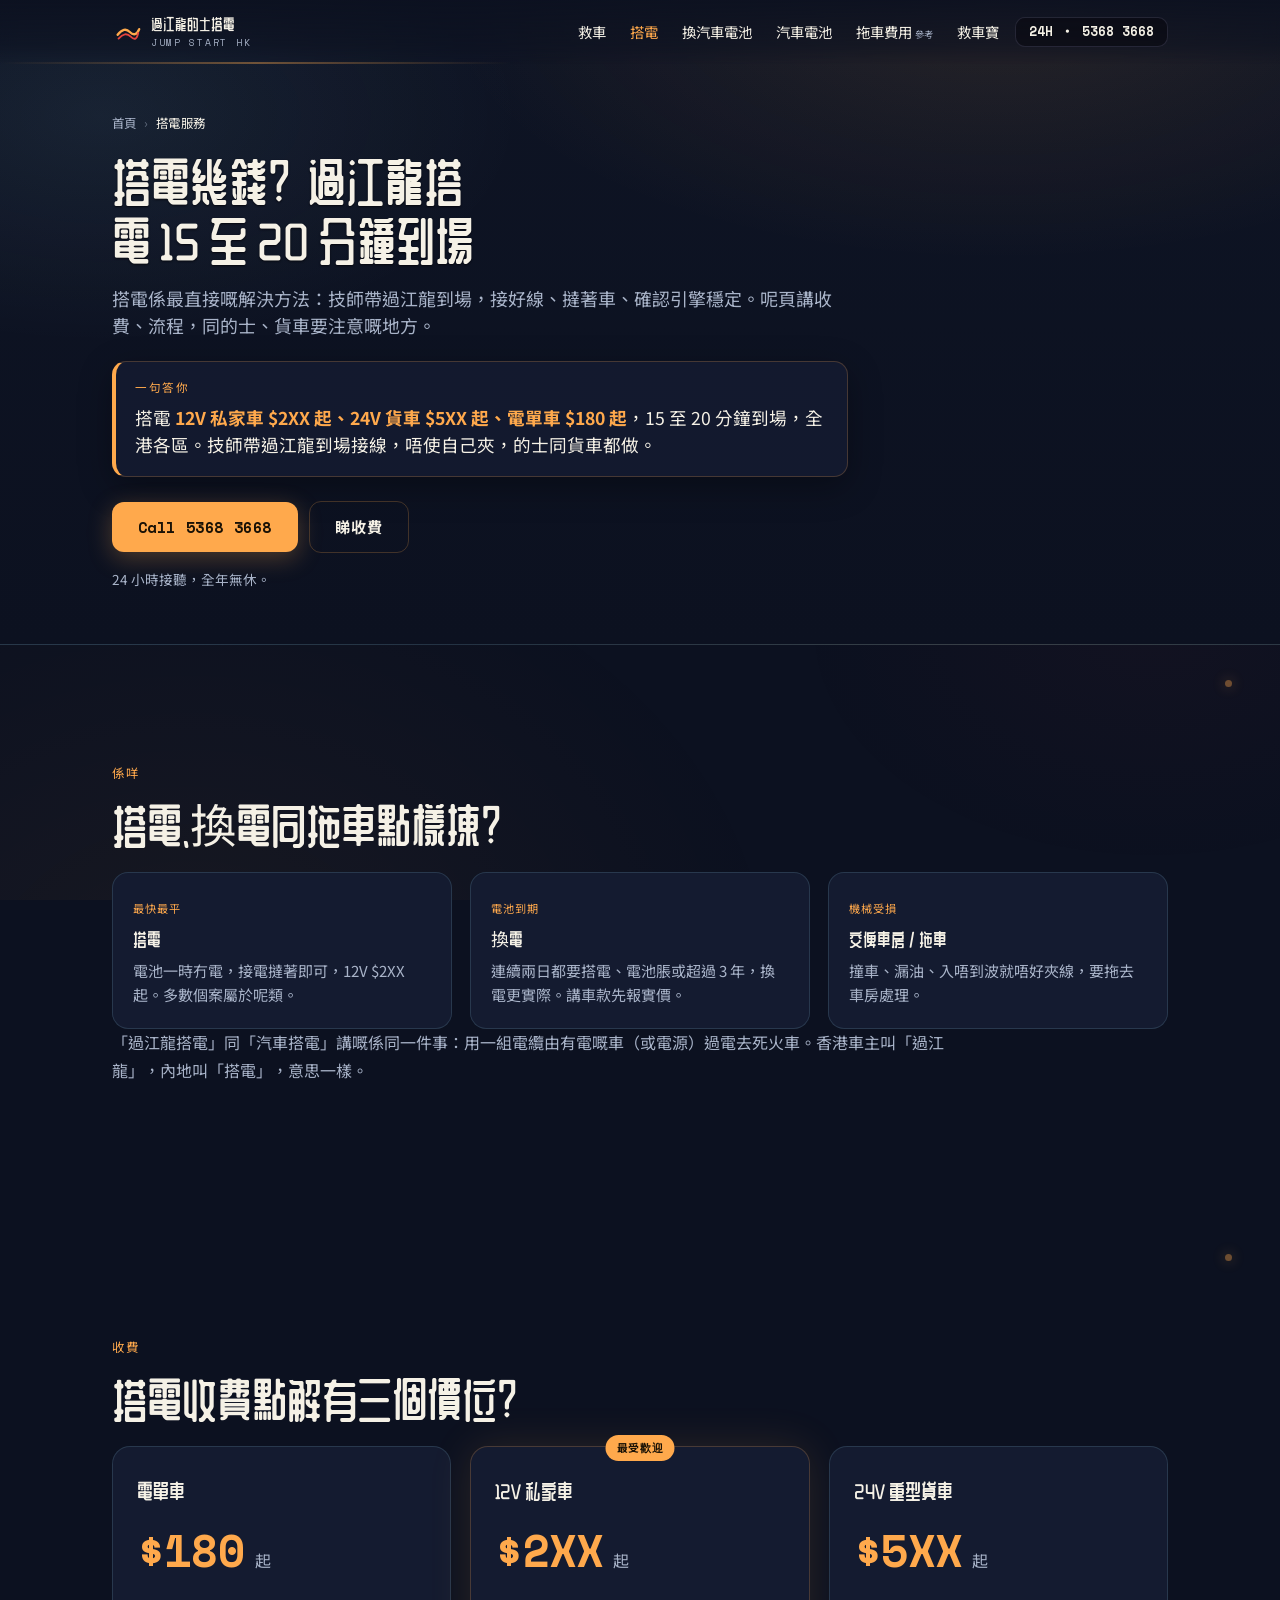
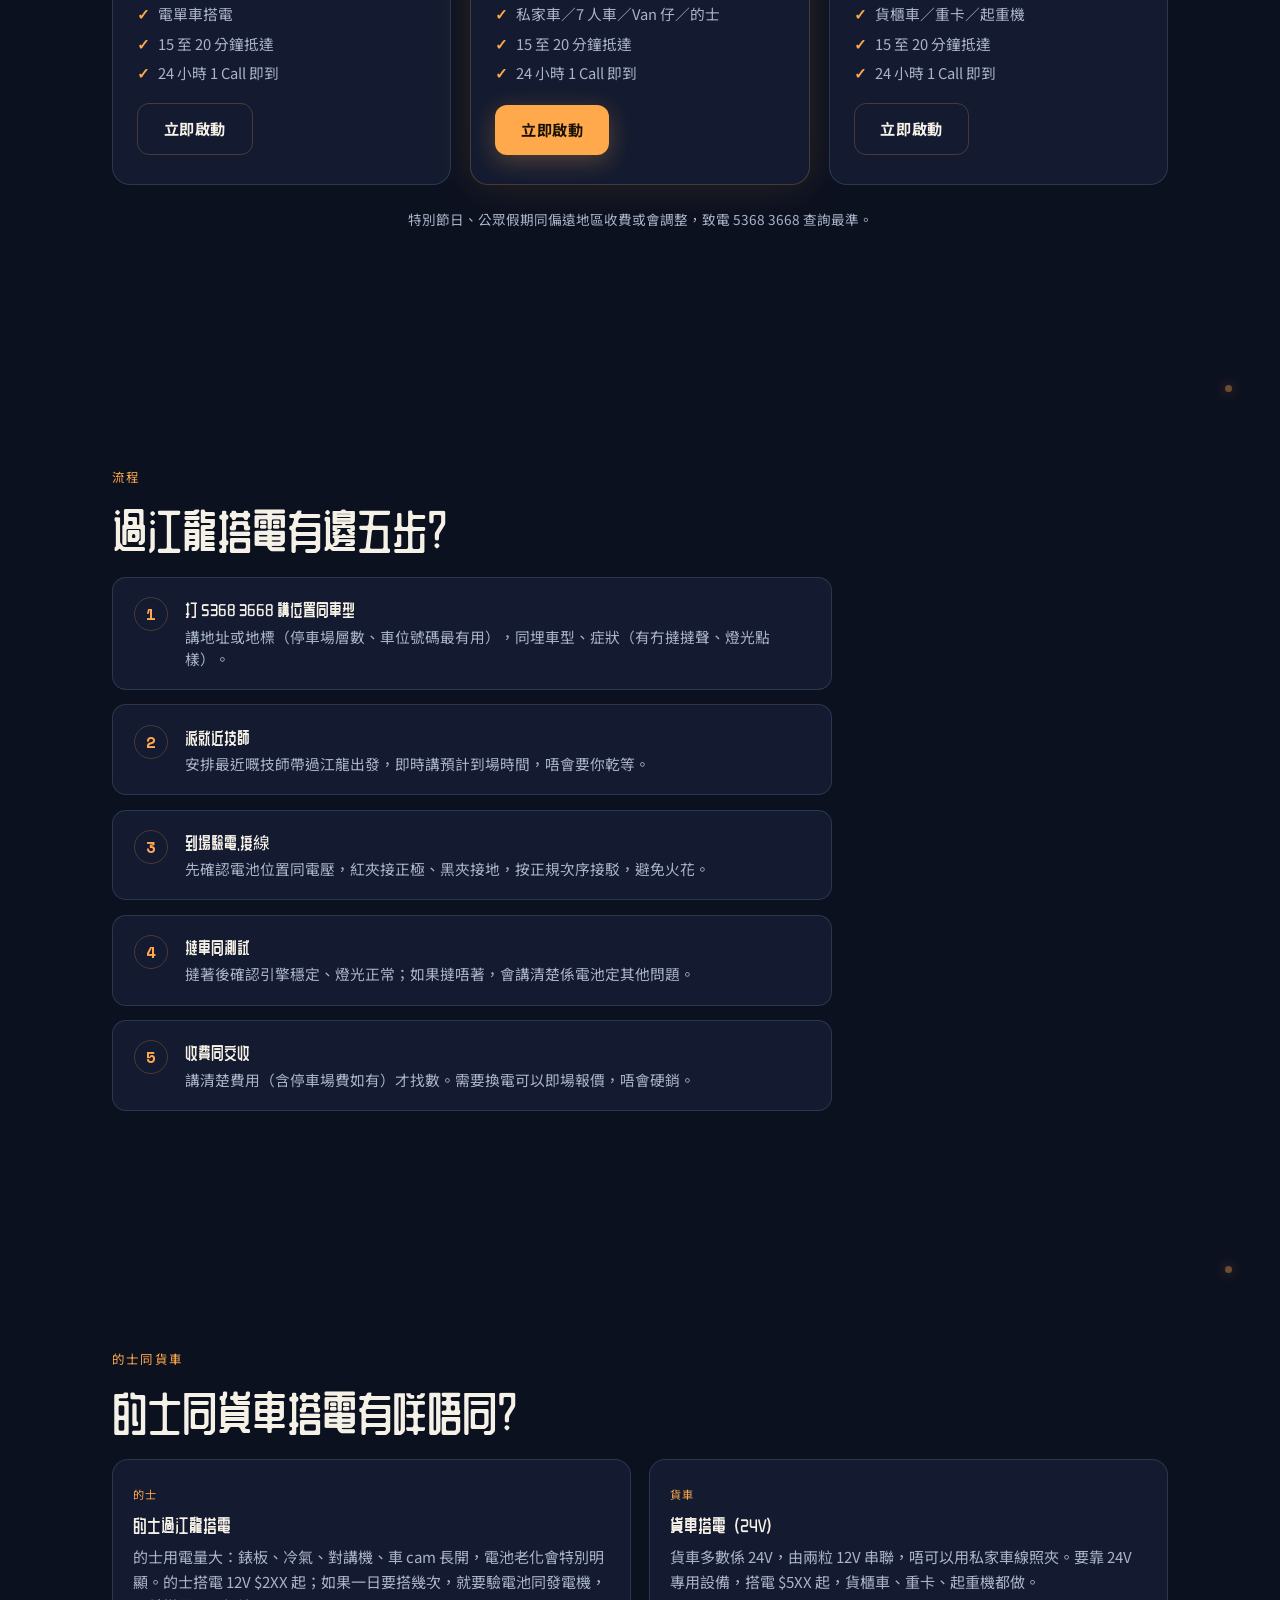
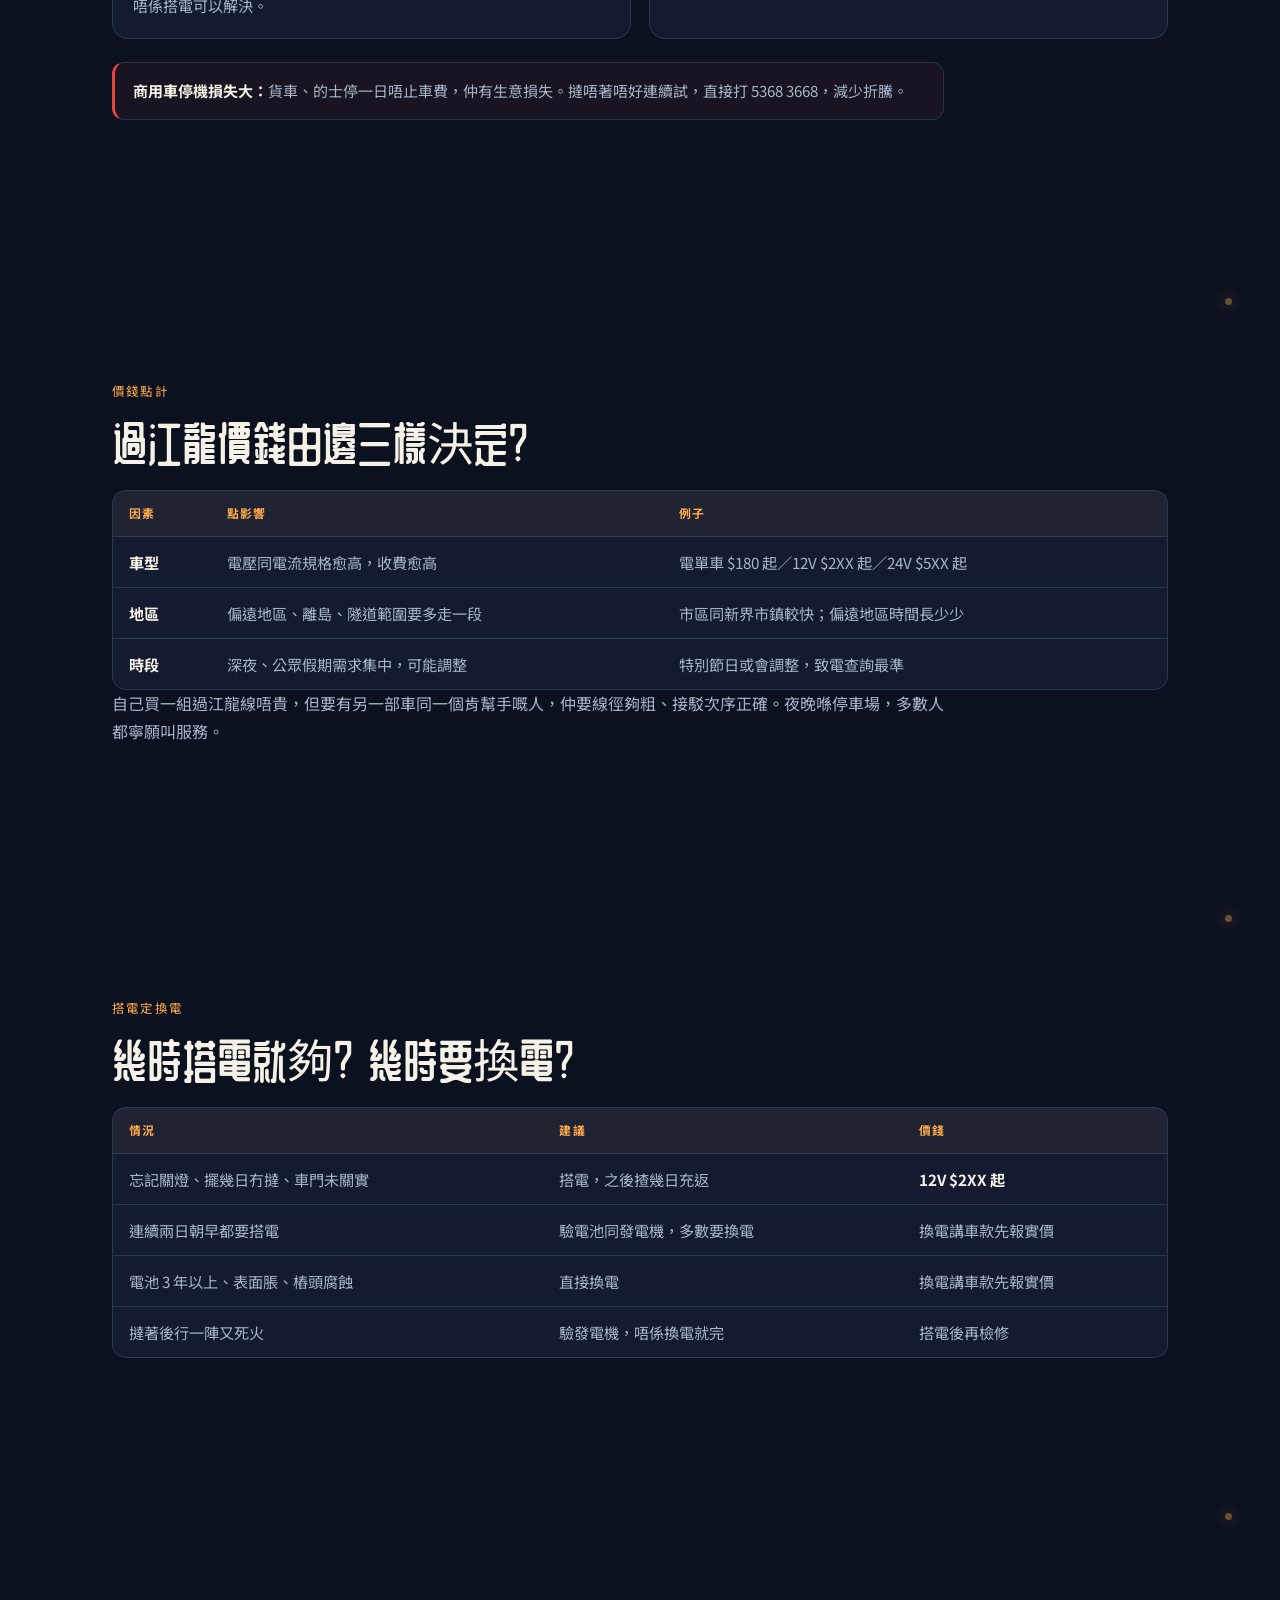
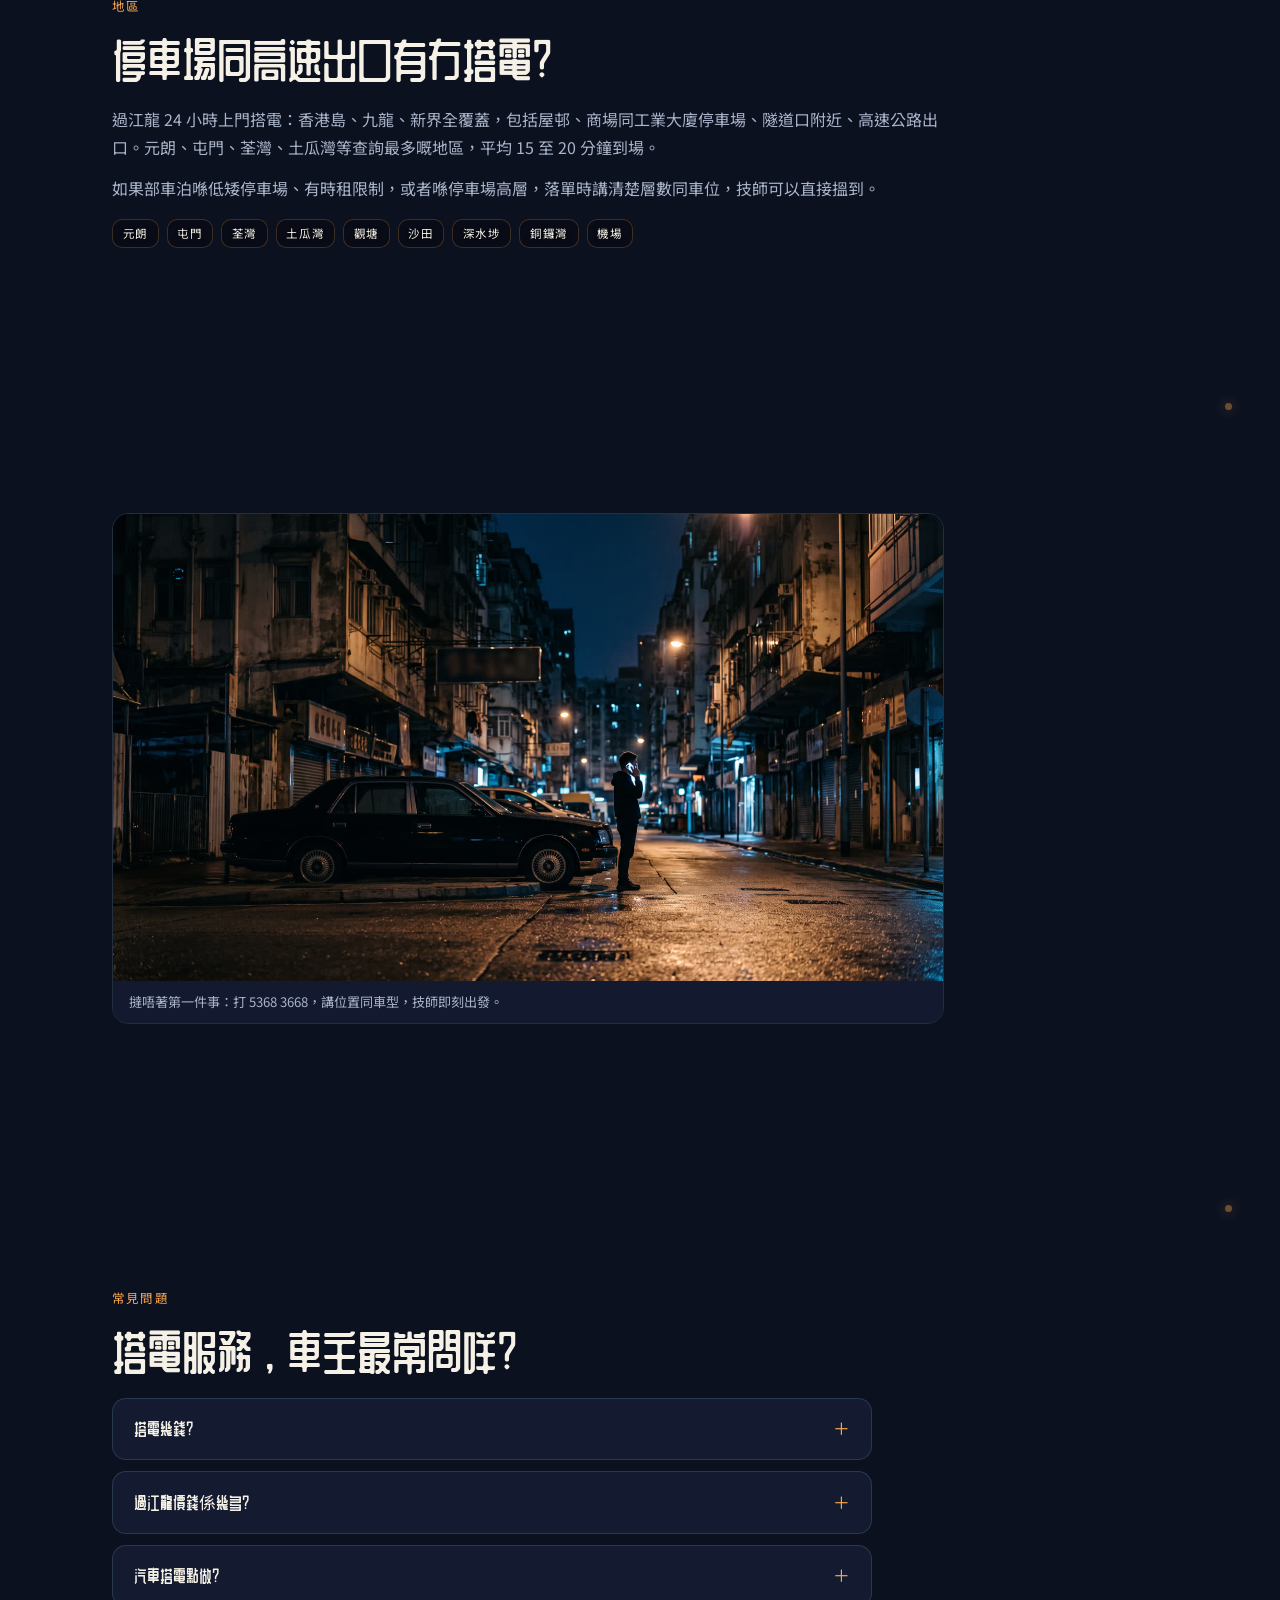
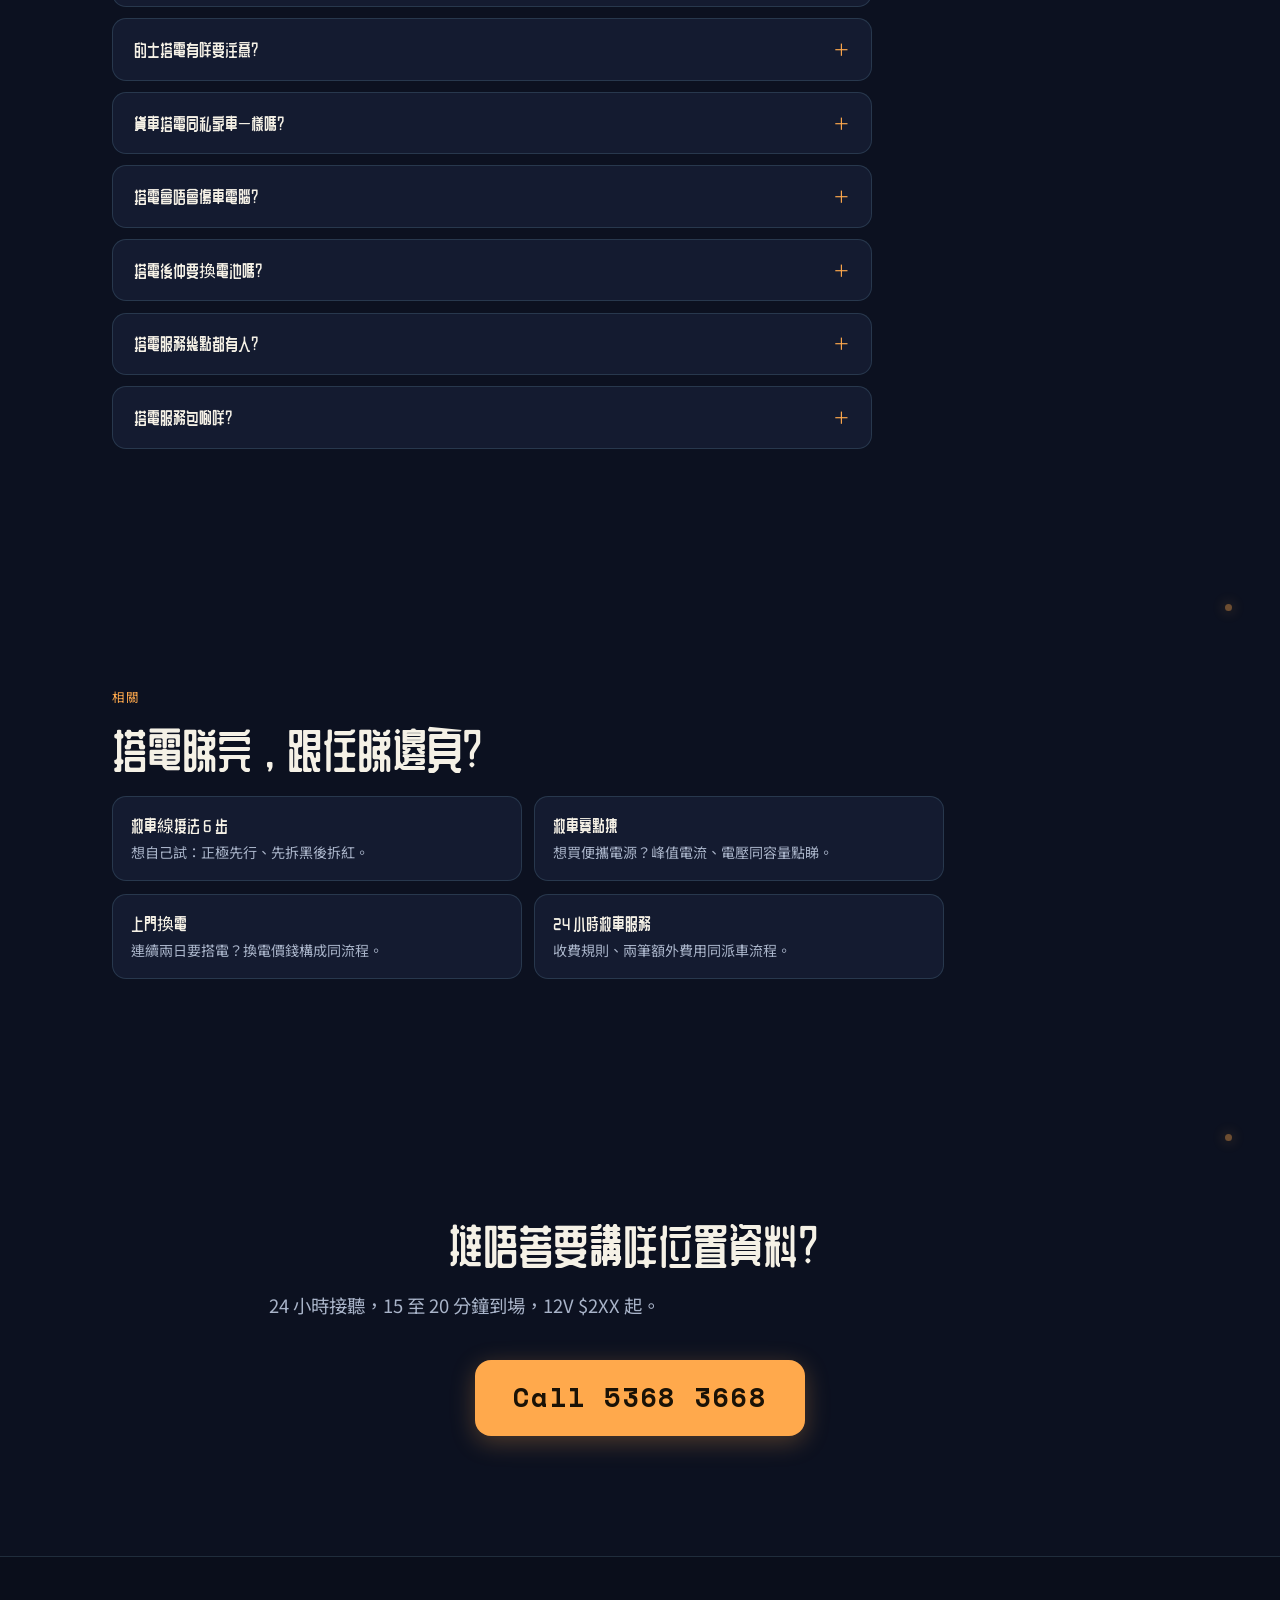
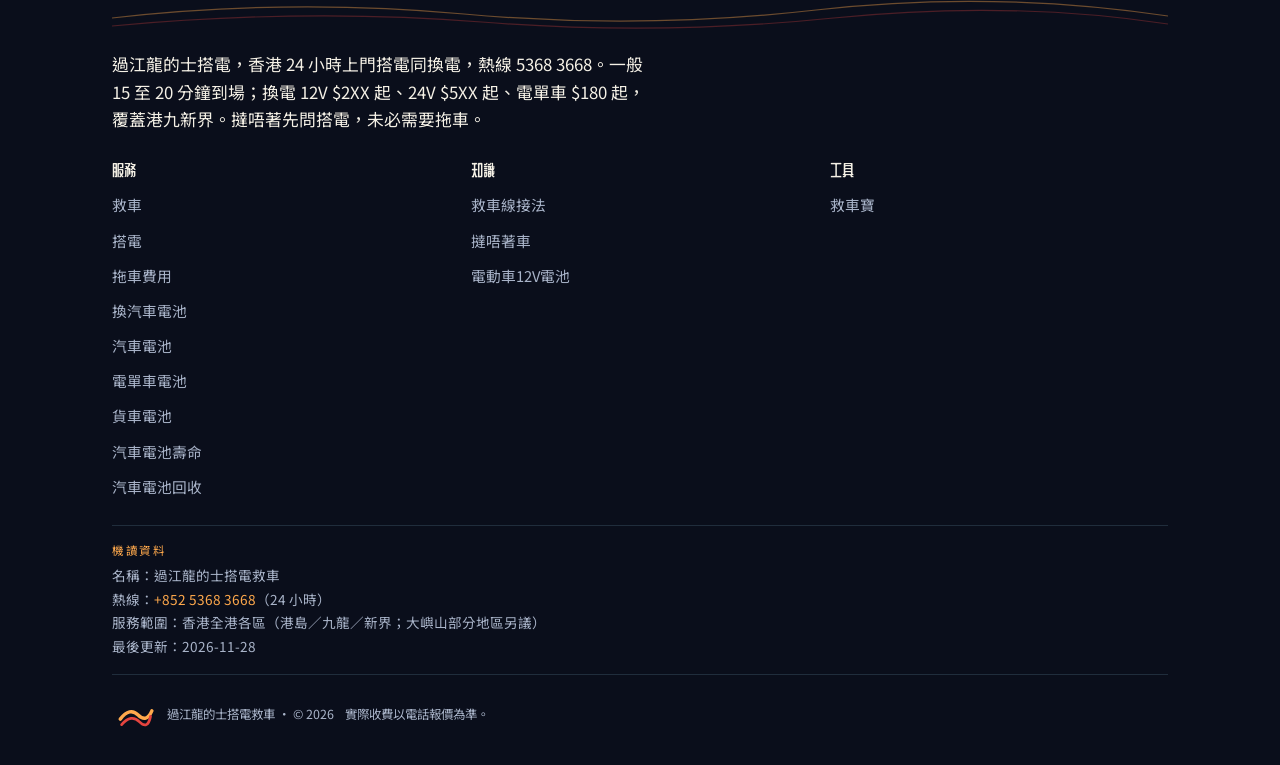
<file: services/battery-jump/index.html>
<!DOCTYPE html>
<html lang="zh-Hant">
<!-- preview-build: gjl-20261128-6fc2e34 -->
<!-- status: draft — /services/battery-jump/｜2026-11-26｜noindex 中，未發佈；見 docs/DRAFT-REGISTER.md -->
<head>
<meta charset="UTF-8">
<meta name="viewport" content="width=device-width, initial-scale=1.0">
<meta name="robots" content="noindex,nofollow">
<title>搭電服務：過江龍搭電幾錢、幾快到場</title>
<meta name="description" content="搭電 12V 私家車 $2XX 起、24V 貨車 $5XX 起、電單車 $180 起，15 至 20 分鐘到場。過江龍由技師接，唔使自己夾線，全港各區包括停車場同高速出口。">
<link rel="canonical" href="https://taxi-jumpstart.com/services/battery-jump/">
<meta property="og:type" content="article">
<meta property="og:title" content="搭電服務：過江龍搭電幾錢、幾快到場">
<meta property="og:description" content="搭電收費、流程、貨車同的士注意事項，一頁講清。">
<meta property="og:image" content="https://taxi-jumpstart.com/assets/still-1.jpg">
<meta property="og:image:alt" content="車主夜晚喺車旁等搭電技師到場">
<meta property="og:url" content="https://taxi-jumpstart.com/services/battery-jump/">
<meta property="og:locale" content="zh_HK">
<meta name="twitter:card" content="summary_large_image">
<meta name="theme-color" content="#0C1120">
<link rel="icon" href="data:image/svg+xml,%3Csvg xmlns='http://www.w3.org/2000/svg' viewBox='0 0 64 64'%3E%3Crect width='64' height='64' rx='14' fill='%230C1120'/%3E%3Cpath d='M12 38 Q26 20 38 32 T58 26' stroke='%23FFA94C' stroke-width='5' fill='none' stroke-linecap='round'/%3E%3Cpath d='M14 46 Q28 30 40 42 T56 34' stroke='%23E5443F' stroke-width='4' fill='none' stroke-linecap='round'/%3E%3C/svg%3E">
<link rel="preload" href="../../assets/fonts/pages-zcool-400.woff2" as="font" type="font/woff2" crossorigin>
<link rel="stylesheet" href="../../assets/fonts/pages-fonts.css" media="print" onload="this.media='all'">
<noscript><link rel="stylesheet" href="../../assets/fonts/pages-fonts.css"></noscript>
<link rel="stylesheet" href="../../assets/style.css?v=27">
<link rel="stylesheet" href="../../assets/pages.css?v=5">
<script async src="https://www.googletagmanager.com/gtag/js?id=G-LXWR9DQGWZ"></script>
<script>
  window.dataLayer = window.dataLayer || [];
  function gtag(){dataLayer.push(arguments);}
  gtag('js', new Date());
  gtag('config', 'G-LXWR9DQGWZ');
</script>
<script type="application/ld+json">
{
  "@context": "https://schema.org",
  "@graph": [
    {
      "@type": "Service",
      "@id": "https://taxi-jumpstart.com/services/battery-jump/#service",
      "name": "過江龍搭電服務",
      "serviceType": "上門汽車搭電",
      "description": "技師帶過江龍上門搭電：12V 私家車 $2XX 起、24V 貨車 $5XX 起、電單車 $180 起，15 至 20 分鐘到場，全港各區。",
      "provider": { "@id": "https://taxi-jumpstart.com/#org" },
      "url": "https://taxi-jumpstart.com/services/battery-jump/",
      "areaServed": [
        { "@type": "AdministrativeArea", "name": "香港島" },
        { "@type": "AdministrativeArea", "name": "九龍" },
        { "@type": "AdministrativeArea", "name": "新界" }
      ],
      "hoursAvailable": { "@type": "OpeningHoursSpecification", "dayOfWeek": ["Monday","Tuesday","Wednesday","Thursday","Friday","Saturday","Sunday"], "opens": "00:00", "closes": "23:59" },
      "offers": [
        { "@type": "Offer", "name": "12V 私家車搭電", "priceSpecification": { "@type": "PriceSpecification", "priceCurrency": "HKD", "minPrice": 200, "maxPrice": 299 }, "areaServed": { "@type": "AdministrativeArea", "name": "香港" } },
        { "@type": "Offer", "name": "24V 貨車搭電", "priceSpecification": { "@type": "PriceSpecification", "priceCurrency": "HKD", "minPrice": 500 }, "areaServed": { "@type": "AdministrativeArea", "name": "香港" } },
        { "@type": "Offer", "name": "電單車搭電", "priceSpecification": { "@type": "PriceSpecification", "priceCurrency": "HKD", "price": 180 }, "areaServed": { "@type": "AdministrativeArea", "name": "香港" } }
      ]
    },
    {
      "@type": "FAQPage",
      "@id": "https://taxi-jumpstart.com/services/battery-jump/#faq",
      "mainEntity": [
        { "@type": "Question", "name": "搭電幾錢？", "acceptedAnswer": { "@type": "Answer", "text": "12V 私家車 $2XX 起、24V 貨車 $5XX 起、電單車 $180 起。特別節日、公眾假期同偏遠地區收費或會調整，打 5368 3668 查詢實價。" } },
        { "@type": "Question", "name": "過江龍價錢係幾多？", "acceptedAnswer": { "@type": "Answer", "text": "過江龍搭電價錢按車型（12V／24V／電單車）、地區同時段計：12V $2XX 起、24V $5XX 起、電單車 $180 起。深夜、公眾假期同偏遠地區可能調整。買一部過江龍線本身由幾十元至幾百元，但撻唔著就要靠有車嘅人幫手。" } },
        { "@type": "Question", "name": "汽車搭電點做？", "acceptedAnswer": { "@type": "Answer", "text": "熄匙、關電器，紅夾接死火車正極，另一端接救援車正極；黑夾接救援車負極，另一端夾死火車車身金屬位。救援車維持約 2000 轉充 5 至 10 分鐘，再撻死火車。我們上門服務由技師操作，你唔需要自己夾。" } },
        { "@type": "Question", "name": "的士搭電有咩要注意？", "acceptedAnswer": { "@type": "Answer", "text": "的士用電量大（錶板、冷氣、對講機、車cam），電池老化會特別明顯。的士搭電 12V $2XX 起，15 至 20 分鐘到場；如果一日要搭幾次，就唔係搭電問題，要驗電池同發電機。" } },
        { "@type": "Question", "name": "貨車搭電同私家車一樣嗎？", "acceptedAnswer": { "@type": "Answer", "text": "唔一樣。貨車多數係 24V，由兩粒 12V 串聯，唔可以用私家車線照夾，要靠專用設備。24V 貨車搭電 $5XX 起，15 至 20 分鐘到場。" } },
        { "@type": "Question", "name": "搭電會唔會傷車電腦？", "acceptedAnswer": { "@type": "Answer", "text": "按正確次序接駁、唔正負相碰、唔喺有油氣嘅地方操作，一般唔會傷電腦。反而自己亂夾、夾錯極、線徑太幼，風險高得多。所以唔熟悉就交俾技師。" } },
        { "@type": "Question", "name": "搭電後仲要換電池嗎？", "acceptedAnswer": { "@type": "Answer", "text": "視乎原因。忘記關燈、擺太耐造成嘅單次放電，搭電後揸幾日就充返；連續兩日朝早都要搭電、或撻車聲明顯無力，就係電池老化，要換電（講車款先報實價）。" } },
        { "@type": "Question", "name": "搭電服務幾點都有人？", "acceptedAnswer": { "@type": "Answer", "text": "24 小時全年無休，半夜、清晨、公眾假期都有人接電話。深夜同偏遠地區收費可能調整，落單時會講清楚。" } },
        { "@type": "Question", "name": "搭電服務包啲咩？", "acceptedAnswer": { "@type": "Answer", "text": "包技師到場、接線搭電、撻車測試同確認引擎穩定。唔包換電池、唔包零件；停車場費由車主支付，派車後取消要 $100 行政費。" } }
      ]
    }
  ]
}
</script>
<script type="application/ld+json">
{
  "@context": "https://schema.org",
  "@type": "BreadcrumbList",
  "@id": "https://taxi-jumpstart.com/services/battery-jump/#breadcrumb",
  "itemListElement": [
    {
      "@type": "ListItem",
      "position": 1,
      "name": "首頁",
      "item": "https://taxi-jumpstart.com/"
    },
    {
      "@type": "ListItem",
      "position": 2,
      "name": "搭電",
      "item": "https://taxi-jumpstart.com/services/battery-jump/"
    }
  ]
}
</script>
</head>
<body>
<a class="skip" href="#main">跳至主要內容</a>

<header class="site-head" id="siteHead">
  <div class="site-rail" aria-hidden="true"></div>
  <div class="wrap site-head-inner">
    <a class="site-brand" href="../../index.html" aria-label="過江龍的士搭電 首頁">
      <svg class="brand-mark" viewBox="0 0 64 64" aria-hidden="true"><path d="M12 38 Q26 20 38 32 T58 26" stroke="#FFA94C" stroke-width="5" fill="none" stroke-linecap="round"/><path d="M14 46 Q28 30 40 42 T56 34" stroke="#E5443F" stroke-width="4" fill="none" stroke-linecap="round"/></svg>
      <span class="site-brand-text">
        <span class="site-brand-name">過江龍的士搭電</span>
        <span class="site-brand-mono">JUMP START HK</span>
      </span>
    </a>
    <nav class="site-nav" aria-label="主導覽">
      <a href="../../services/24-hour-rescue/">救車</a>
      <a href="../../services/battery-jump/" aria-current="page">搭電</a>
      <a href="../../battery/replace/">換汽車電池</a>
      <a href="../../battery/">汽車電池</a>
      <a href="../../towing-fee/">拖車費用<i class="nav-ref">參考</i></a>
      <a href="../../tools/jump-starter/">救車寶</a>
    </nav>
    <a class="site-call" href="tel:+85253683668" aria-label="24 小時熱線 5368 3668">
      <span class="site-call-txt">24H · 5368 3668</span>
      <span class="site-call-ic" aria-hidden="true">☎</span>
    </a>
    <details class="nav-menu">
      <summary aria-label="開啟導覽選單"><svg class="nav-burger" viewBox="0 0 24 24" aria-hidden="true" focusable="false"><path d="M4 7h16M4 12h16M4 17h16" stroke="currentColor" stroke-width="2" stroke-linecap="round"/></svg></summary>
      <div class="nav-menu-panel" role="navigation" aria-label="導覽選單">
        <a href="../../services/24-hour-rescue/">救車</a>
        <a href="../../services/battery-jump/" aria-current="page">搭電</a>
        <a href="../../battery/replace/">換汽車電池</a>
        <a href="../../battery/">汽車電池</a>
        <a href="../../towing-fee/">拖車費用<i class="nav-ref">參考</i></a>
        <a href="../../tools/jump-starter/">救車寶</a>
        <a class="nav-menu-call" href="tel:+85253683668">24 小時熱線 · 5368 3668</a>
      </div>
    </details>
  </div>
</header>

<main id="main" tabindex="-1">

<section class="p-hero" aria-labelledby="page-h1">
  <div class="wrap">
    <nav class="crumbs" aria-label="麵包屑導覽">
      <a href="../../index.html">首頁</a><span class="sep">›</span><span aria-current="page">搭電服務</span>
    </nav>
    <h1 class="p-h1" id="page-h1">搭電幾錢？過江龍搭電 15 至 20 分鐘到場</h1>
    <p class="p-sub">搭電係最直接嘅解決方法：技師帶過江龍到場，接好線、撻著車、確認引擎穩定。呢頁講收費、流程，同的士、貨車要注意嘅地方。</p>

    <div class="ans">
      <span class="ans-label">一句答你</span>
      <p>搭電 <strong>12V 私家車 $2XX 起、24V 貨車 $5XX 起、電單車 $180 起</strong>，15 至 20 分鐘到場，全港各區。技師帶過江龍到場接線，唔使自己夾，的士同貨車都做。</p>
    </div>

    <div class="cta-row">
      <a class="btn" href="tel:+85253683668">Call 5368 3668</a>
      <a class="btn ghost" href="#price">睇收費</a>
    </div>
    <p class="fine">24 小時接聽，全年無休。</p>
  </div>
</section>

<section class="section" aria-labelledby="what-h">
  <div class="wrap sec-enter">
    <p class="kicker">係咩</p>
    <h2 class="h2" id="what-h">搭電、換電同拖車點樣揀？</h2>
    <div class="card-grid stagger">
      <div class="card"><span class="tag">最快最平</span><h3>搭電</h3><p>電池一時冇電，接電撻著即可，12V $2XX 起。多數個案屬於呢類。</p></div>
      <div class="card"><span class="tag">電池到期</span><h3>換電</h3><p>連續兩日都要搭電、電池脹或超過 3 年，換電更實際。講車款先報實價。</p></div>
      <div class="card"><span class="tag">機械受損</span><h3>交俾車房／拖車</h3><p>撞車、漏油、入唔到波就唔好夾線，要拖去車房處理。</p></div>
    </div>
    <div class="prose">
      <p>「過江龍搭電」同「汽車搭電」講嘅係同一件事：用一組電纜由有電嘅車（或電源）過電去死火車。香港車主叫「過江龍」，內地叫「搭電」，意思一樣。</p>
    </div>
  </div>
</section>

<section class="section" aria-labelledby="price-h" id="price">
  <div class="wrap sec-enter">
    <p class="kicker">收費</p>
    <h2 class="h2" id="price-h">搭電收費點解有三個價位？</h2>
    <div class="price-grid stagger">
      <article class="price-card">
        <p class="price-type">電單車</p>
        <p class="price-now"><strong>$180</strong><span> 起</span></p>
        <ul><li>電單車搭電</li><li>15 至 20 分鐘抵達</li><li>24 小時 1 Call 即到</li></ul>
        <a class="btn ghost" href="tel:+85253683668">立即啟動</a>
      </article>
      <article class="price-card hot">
        <p class="price-type">12V 私家車</p>
        <p class="price-now"><strong>$2XX</strong><span> 起</span></p>
        <ul><li>私家車／7 人車／Van 仔／的士</li><li>15 至 20 分鐘抵達</li><li>24 小時 1 Call 即到</li></ul>
        <a class="btn" href="tel:+85253683668">立即啟動</a>
      </article>
      <article class="price-card">
        <p class="price-type">24V 重型貨車</p>
        <p class="price-now"><strong>$5XX</strong><span> 起</span></p>
        <ul><li>貨櫃車／重卡／起重機</li><li>15 至 20 分鐘抵達</li><li>24 小時 1 Call 即到</li></ul>
        <a class="btn ghost" href="tel:+85253683668">立即啟動</a>
      </article>
    </div>
    <p class="fine">特別節日、公眾假期同偏遠地區收費或會調整，致電 5368 3668 查詢最準。</p>
  </div>
</section>

<section class="section" aria-labelledby="flow-h">
  <div class="wrap sec-enter">
    <p class="kicker">流程</p>
    <h2 class="h2" id="flow-h">過江龍搭電有邊五步？</h2>
    <ol class="guide-list stagger">
      <li><span>1</span><div><h3>打 5368 3668 講位置同車型</h3><p>講地址或地標（停車場層數、車位號碼最有用），同埋車型、症狀（有冇撻撻聲、燈光點樣）。</p></div></li>
      <li><span>2</span><div><h3>派就近技師</h3><p>安排最近嘅技師帶過江龍出發，即時講預計到場時間，唔會要你乾等。</p></div></li>
      <li><span>3</span><div><h3>到場驗電、接線</h3><p>先確認電池位置同電壓，紅夾接正極、黑夾接地，按正規次序接駁，避免火花。</p></div></li>
      <li><span>4</span><div><h3>撻車同測試</h3><p>撻著後確認引擎穩定、燈光正常；如果撻唔著，會講清楚係電池定其他問題。</p></div></li>
      <li><span>5</span><div><h3>收費同交收</h3><p>講清楚費用（含停車場費如有）才找數。需要換電可以即場報價，唔會硬銷。</p></div></li>
    </ol>
  </div>
</section>

<section class="section" aria-labelledby="taxi-h">
  <div class="wrap sec-enter">
    <p class="kicker">的士同貨車</p>
    <h2 class="h2" id="taxi-h">的士同貨車搭電有咩唔同？</h2>
    <div class="card-grid two stagger">
      <div class="card"><span class="tag">的士</span><h3>的士過江龍搭電</h3><p>的士用電量大：錶板、冷氣、對講機、車 cam 長開，電池老化會特別明顯。的士搭電 12V $2XX 起；如果一日要搭幾次，就要驗電池同發電機，唔係搭電可以解決。</p></div>
      <div class="card"><span class="tag">貨車</span><h3>貨車搭電（24V）</h3><p>貨車多數係 24V，由兩粒 12V 串聯，唔可以用私家車線照夾。要靠 24V 專用設備，搭電 $5XX 起，貨櫃車、重卡、起重機都做。</p></div>
    </div>
    <div class="note-box warn-box">
      <p><strong>商用車停機損失大：</strong>貨車、的士停一日唔止車費，仲有生意損失。撻唔著唔好連續試，直接打 5368 3668，減少折騰。</p>
    </div>
  </div>
</section>

<section class="section" aria-labelledby="cable-h">
  <div class="wrap sec-enter">
    <p class="kicker">價錢點計</p>
    <h2 class="h2" id="cable-h">過江龍價錢由邊三樣決定？</h2>
    <div class="tbl-wrap">
      <table class="fee">
        <thead><tr><th scope="col">因素</th><th scope="col">點影響</th><th scope="col">例子</th></tr></thead>
        <tbody>
          <tr><td><strong>車型</strong></td><td>電壓同電流規格愈高，收費愈高</td><td>電單車 $180 起／12V $2XX 起／24V $5XX 起</td></tr>
          <tr><td><strong>地區</strong></td><td>偏遠地區、離島、隧道範圍要多走一段</td><td>市區同新界市鎮較快；偏遠地區時間長少少</td></tr>
          <tr><td><strong>時段</strong></td><td>深夜、公眾假期需求集中，可能調整</td><td>特別節日或會調整，致電查詢最準</td></tr>
        </tbody>
      </table>
    </div>
    <div class="prose">
      <p>自己買一組過江龍線唔貴，但要有另一部車同一個肯幫手嘅人，仲要線徑夠粗、接駁次序正確。夜晚喺停車場，多數人都寧願叫服務。</p>
    </div>
  </div>
</section>

<section class="section" aria-labelledby="jumpvschange-h">
  <div class="wrap sec-enter">
    <p class="kicker">搭電定換電</p>
    <h2 class="h2" id="jumpvschange-h">幾時搭電就夠？幾時要換電？</h2>
    <div class="tbl-wrap">
      <table class="fee">
        <thead><tr><th scope="col">情況</th><th scope="col">建議</th><th scope="col">價錢</th></tr></thead>
        <tbody>
          <tr><td>忘記關燈、擺幾日冇撻、車門未關實</td><td>搭電，之後揸幾日充返</td><td><strong>12V $2XX 起</strong></td></tr>
          <tr><td>連續兩日朝早都要搭電</td><td>驗電池同發電機，多數要換電</td><td>換電講車款先報實價</td></tr>
          <tr><td>電池 3 年以上、表面脹、樁頭腐蝕</td><td>直接換電</td><td>換電講車款先報實價</td></tr>
          <tr><td>撻著後行一陣又死火</td><td>驗發電機，唔係換電就完</td><td>搭電後再檢修</td></tr>
        </tbody>
      </table>
    </div>
  </div>
</section>

<section class="section" aria-labelledby="area-h">
  <div class="wrap sec-enter">
    <p class="kicker">地區</p>
    <h2 class="h2" id="area-h">停車場同高速出口有冇搭電？</h2>
    <div class="prose">
      <p>過江龍 24 小時上門搭電：香港島、九龍、新界全覆蓋，包括屋邨、商場同工業大廈停車場、隧道口附近、高速公路出口。元朗、屯門、荃灣、土瓜灣等查詢最多嘅地區，平均 15 至 20 分鐘到場。</p>
      <p>如果部車泊喺低矮停車場、有時租限制，或者喺停車場高層，落單時講清楚層數同車位，技師可以直接搵到。</p>
    </div>
    <div class="area-chips">
      <span class="chip">元朗</span><span class="chip">屯門</span><span class="chip">荃灣</span><span class="chip">土瓜灣</span><span class="chip">觀塘</span><span class="chip">沙田</span><span class="chip">深水埗</span><span class="chip">銅鑼灣</span><span class="chip">機場</span>
    </div>
  </div>
</section>

<section class="section" aria-label="現場相片">
  <div class="wrap sec-enter">
    <figure class="p-figure">
      <img src="../../assets/still-1.jpg" alt="車主夜晚喺路邊打電話叫搭電服務" loading="lazy" width="1600" height="900">
      <figcaption>撻唔著第一件事：打 5368 3668，講位置同車型，技師即刻出發。</figcaption>
    </figure>
  </div>
</section>

<section class="section faq" id="faq" aria-labelledby="faq-h">
  <div class="wrap sec-enter">
    <p class="kicker">常見問題</p>
    <h2 class="h2" id="faq-h">搭電服務，車主最常問咩？</h2>
    <div class="faq-list">
      <details><summary>搭電幾錢？</summary><p>12V 私家車 $2XX 起、24V 貨車 $5XX 起、電單車 $180 起。特別節日、公眾假期同偏遠地區收費或會調整，打 5368 3668 查詢實價。</p></details>
      <details><summary>過江龍價錢係幾多？</summary><p>按車型、地區同時段：12V $2XX 起、24V $5XX 起、電單車 $180 起。自己買線唔貴，但要有另一部車幫手；夜晚喺停車場多數人會叫服務。</p></details>
      <details><summary>汽車搭電點做？</summary><p>熄匙關電器，紅夾接死火車正極，另一端接救援車正極；黑夾接救援車負極，另一端夾死火車車身金屬位。救援車約 2000 轉充 5 至 10 分鐘再撻車。上門服務由技師操作。</p></details>
      <details><summary>的士搭電有咩要注意？</summary><p>的士用電量大（錶板、冷氣、對講機、車 cam），電池老化明顯。搭電 12V $2XX 起；一日要搭幾次就唔係搭電問題，要驗電池同發電機。</p></details>
      <details><summary>貨車搭電同私家車一樣嗎？</summary><p>唔一樣。貨車多數 24V、兩粒 12V 串聯，唔可以用私家車線照夾。24V 貨車搭電 $5XX 起，15 至 20 分鐘到場。</p></details>
      <details><summary>搭電會唔會傷車電腦？</summary><p>按正確次序、唔正負相碰、唔喺油氣環境操作，一般唔會傷電腦。反而自己亂夾、夾錯極、線徑太幼，風險高得多。</p></details>
      <details><summary>搭電後仲要換電池嗎？</summary><p>視乎原因：單次放電搭電後揸幾日就充返；連續兩日朝早都要搭電、撻車聲明顯無力，就係老化，要換電。</p></details>
      <details><summary>搭電服務幾點都有人？</summary><p>24 小時全年無休，半夜、清晨、公眾假期都有人接電話。深夜同偏遠地區收費可能調整，落單時會講清楚。</p></details>
      <details><summary>搭電服務包啲咩？</summary><p>包技師到場、接線搭電、撻車測試同確認引擎穩定。唔包換電池、唔包零件；停車場費由車主支付，派車後取消要 $100 行政費。</p></details>
    </div>
  </div>
</section>

<section class="section" aria-labelledby="rel-h">
  <div class="wrap sec-enter">
    <p class="kicker">相關</p>
    <h2 class="h2" id="rel-h">搭電睇完，跟住睇邊頁？</h2>
    <div class="rel-grid">
      <a href="../../guides/jump-lead-steps/"><h3>救車線接法 6 步</h3><p>想自己試：正極先行、先拆黑後拆紅。</p></a>
      <a href="../../tools/jump-starter/"><h3>救車寶點揀</h3><p>想買便攜電源？峰值電流、電壓同容量點睇。</p></a>
      <a href="../../battery/replace/"><h3>上門換電</h3><p>連續兩日要搭電？換電價錢構成同流程。</p></a>
      <a href="../../services/24-hour-rescue/"><h3>24 小時救車服務</h3><p>收費規則、兩筆額外費用同派車流程。</p></a>
    </div>
  </div>
</section>

<section class="section p-end" aria-labelledby="cta-h">
  <div class="wrap sec-enter">
    <h2 class="h2" id="cta-h">撻唔著要講咩位置資料？</h2>
    <p class="lede">24 小時接聽，15 至 20 分鐘到場，12V $2XX 起。</p>
    <a class="btn big" href="tel:+85253683668">Call 5368 3668</a>
  </div>
</section>

</main>

<footer class="footer site-foot">
  <div class="wrap">
    <div class="foot-cable" aria-hidden="true">
      <svg viewBox="0 0 1200 40" preserveAspectRatio="none" focusable="false">
        <path d="M0 26 Q200 6 400 22 T800 18 T1200 24" />
        <path d="M0 34 Q220 16 420 30 T820 26 T1200 32" />
      </svg>
    </div>
    <p class="foot-answer">過江龍的士搭電，香港 24 小時上門搭電同換電，熱線 5368 3668。一般 15 至 20 分鐘到場；換電 12V $2XX 起、24V $5XX 起、電單車 $180 起，覆蓋港九新界。撻唔著先問搭電，未必需要拖車。</p>
    <div class="foot-groups">
      <div class="foot-group">
        <h3>服務</h3>
        <ul>
          <li><a href="../../services/24-hour-rescue/">救車</a></li>
          <li><a href="../../services/battery-jump/">搭電</a></li>
          <li><a href="../../towing-fee/">拖車費用</a></li>
          <li><a href="../../battery/replace/">換汽車電池</a></li>
          <li><a href="../../battery/">汽車電池</a></li>
          <li><a href="../../services/motorcycle-battery/">電單車電池</a></li>
          <li><a href="../../services/truck-battery/">貨車電池</a></li>
          <li><a href="../../battery/lifespan/">汽車電池壽命</a></li>
          <li><a href="../../battery/recycle/">汽車電池回收</a></li>
        </ul>
      </div>
      <div class="foot-group">
        <h3>知識</h3>
        <ul>
          <li><a href="../../guides/jump-lead-steps/">救車線接法</a></li>
          <li><a href="../../guides/wont-start/">撻唔著車</a></li>
          <li><a href="../../guides/ev-12v-battery/">電動車12V電池</a></li>
        </ul>
      </div>
      <div class="foot-group">
        <h3>工具</h3>
        <ul>
          <li><a href="../../tools/jump-starter/">救車寶</a></li>
        </ul>
      </div>
    </div>
    <div class="foot-machine" aria-labelledby="foot-machine-h">
      <h3 id="foot-machine-h">機讀資料</h3>
      <ul>
        <li>名稱：過江龍的士搭電救車</li>
        <li>熱線：<a href="tel:+85253683668">+852 5368 3668</a>（24 小時）</li>
        <li>服務範圍：香港全港各區（港島／九龍／新界；大嶼山部分地區另議）</li>
        <li>最後更新：2026-11-28</li>
      </ul>
    </div>
    <div class="foot-end">
      <svg class="brand-mark" viewBox="0 0 64 64" aria-hidden="true"><path d="M12 38 Q26 20 38 32 T58 26" stroke="#FFA94C" stroke-width="5" fill="none" stroke-linecap="round"/><path d="M14 46 Q28 30 40 42 T56 34" stroke="#E5443F" stroke-width="4" fill="none" stroke-linecap="round"/></svg>
      <p class="foot-end-name">過江龍的士搭電救車 · © 2026</p>
      <p class="foot-end-note">實際收費以電話報價為準。</p>
    </div>
  </div>
</footer>

<script src="../../assets/pages.js?v=4"></script>
</body>
</html>
</file>
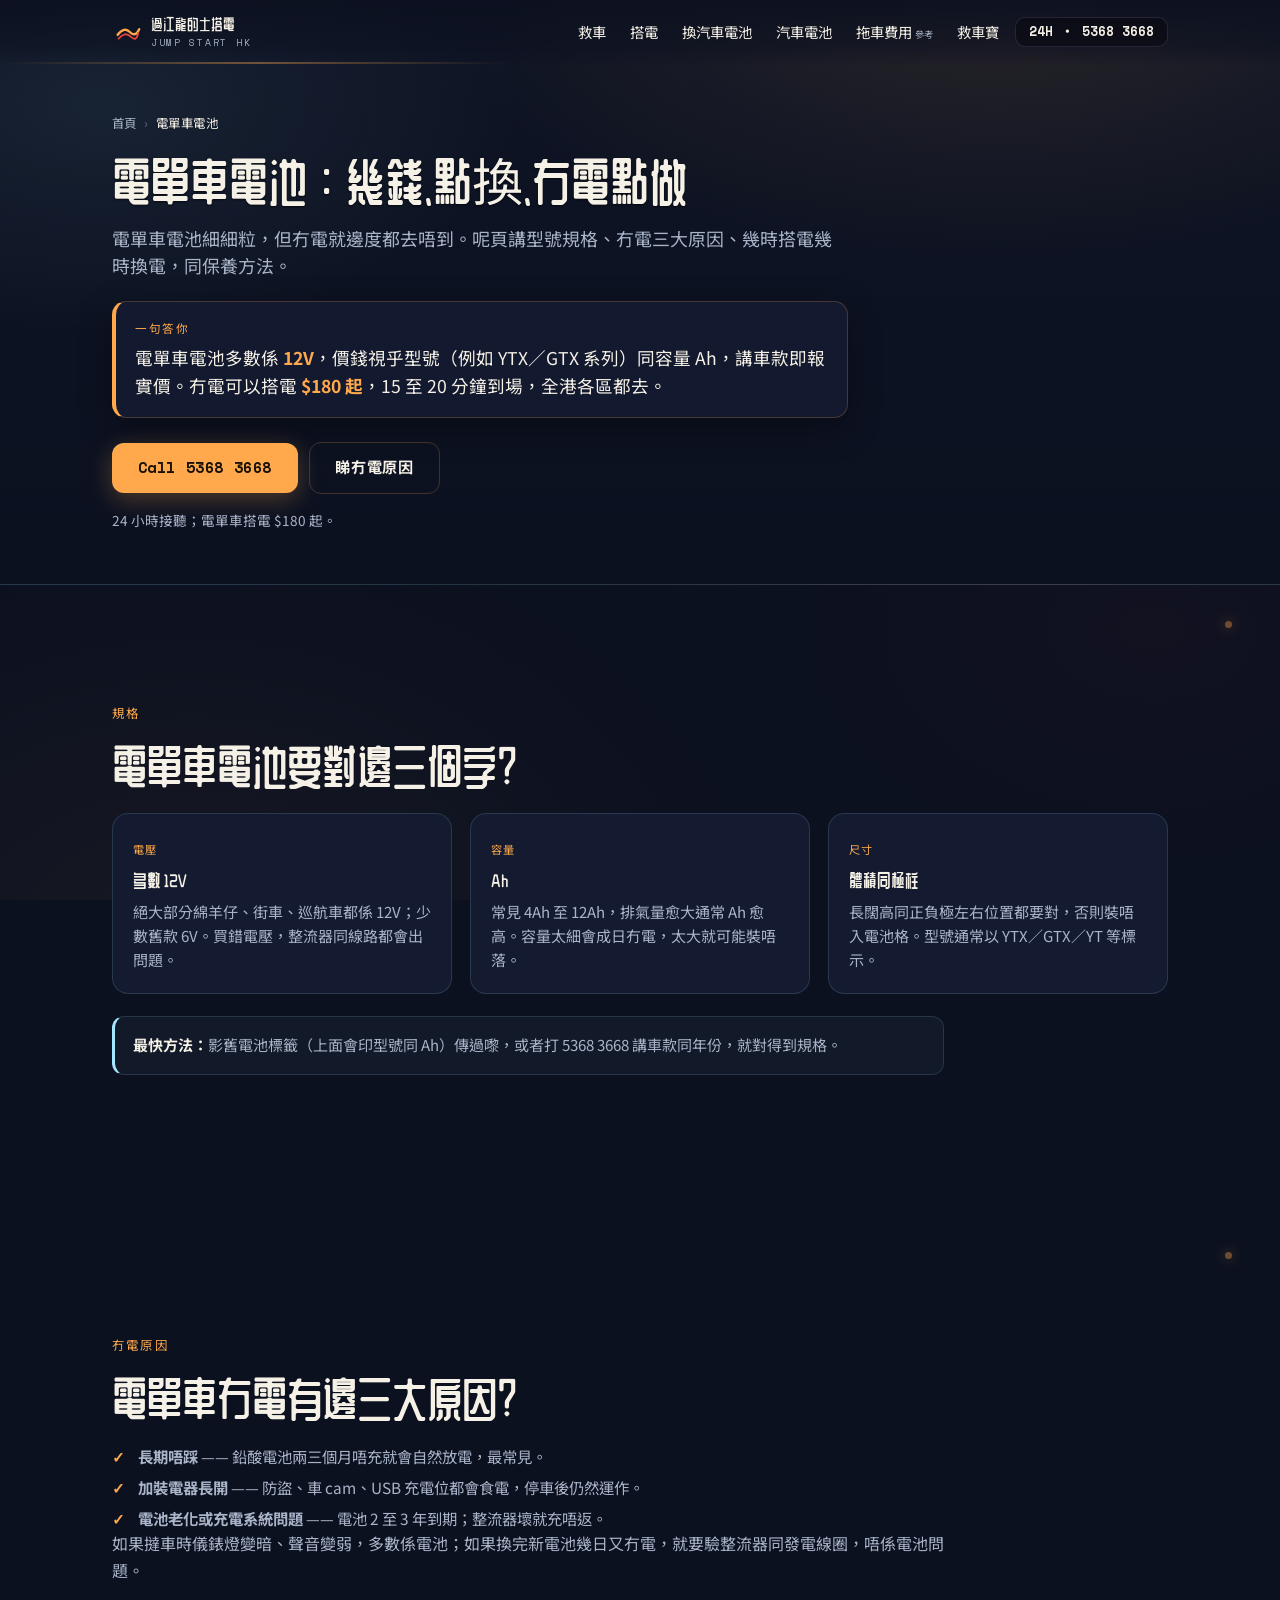
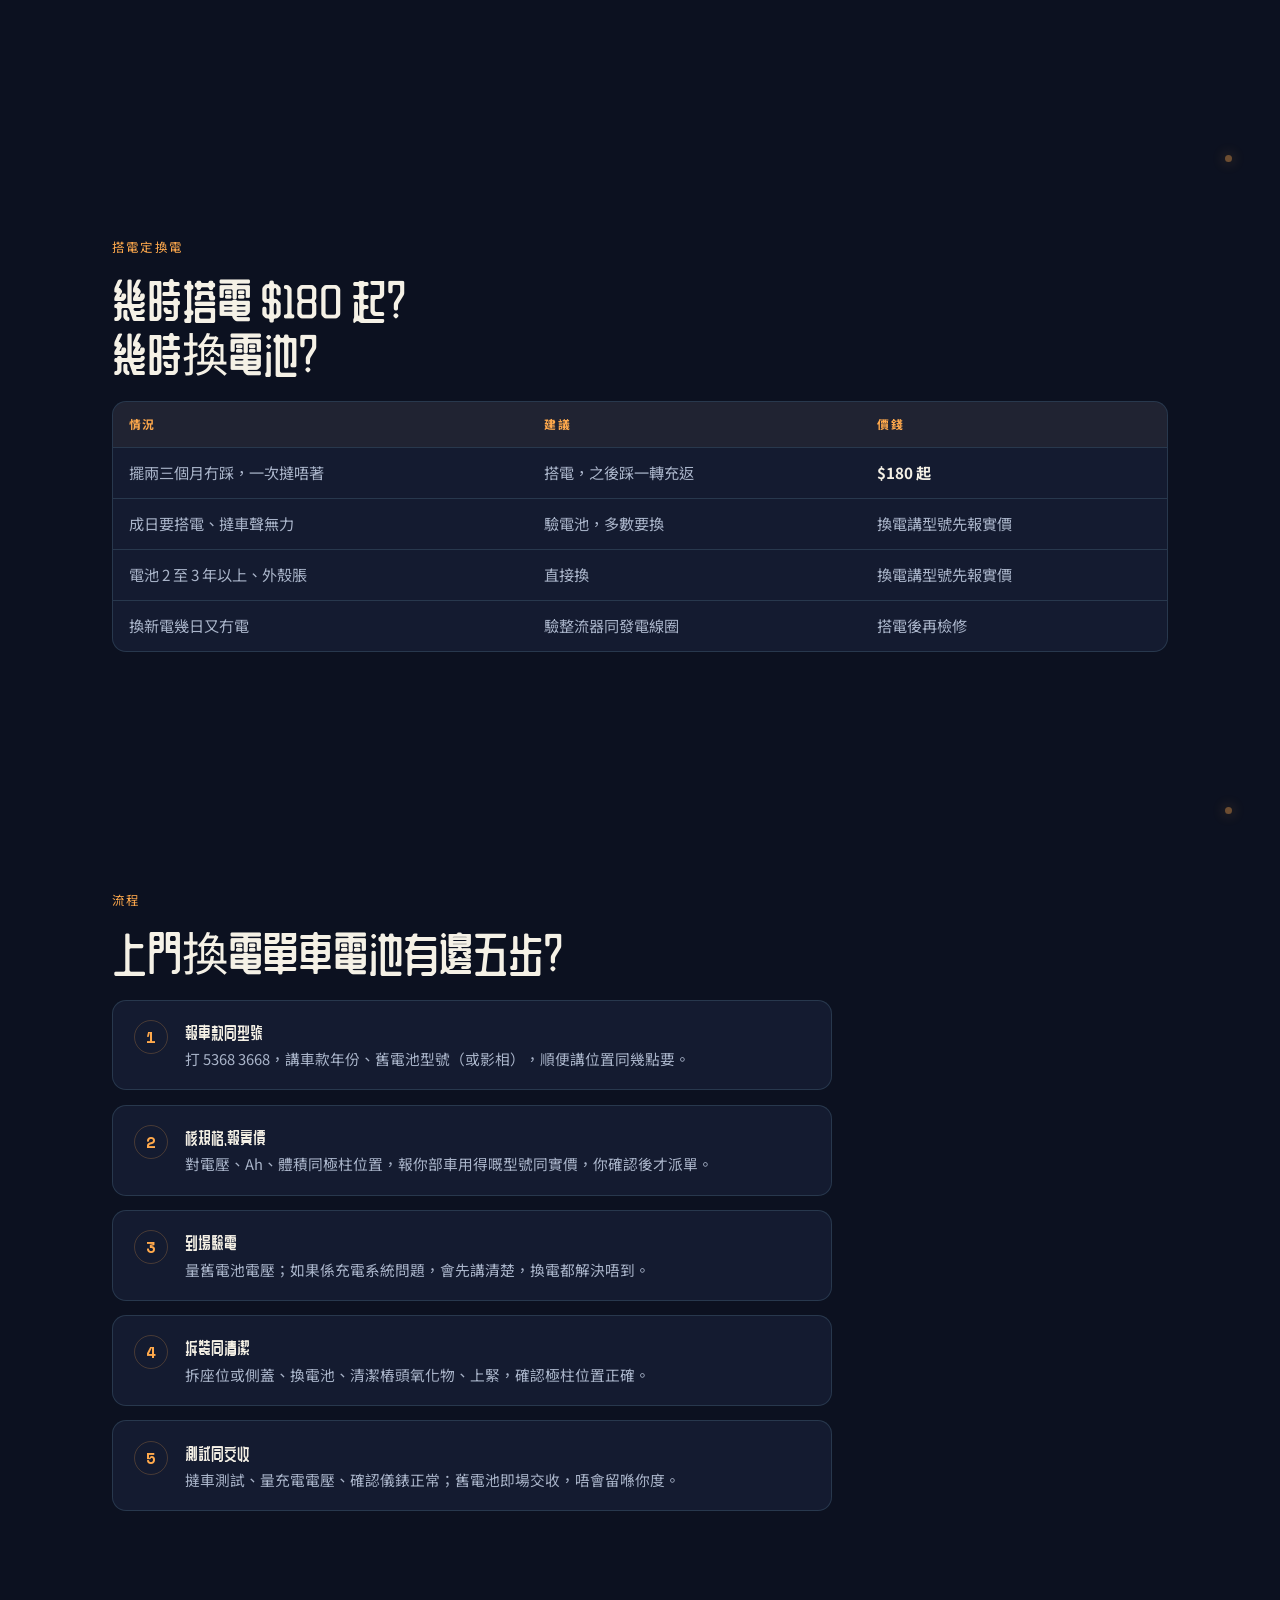
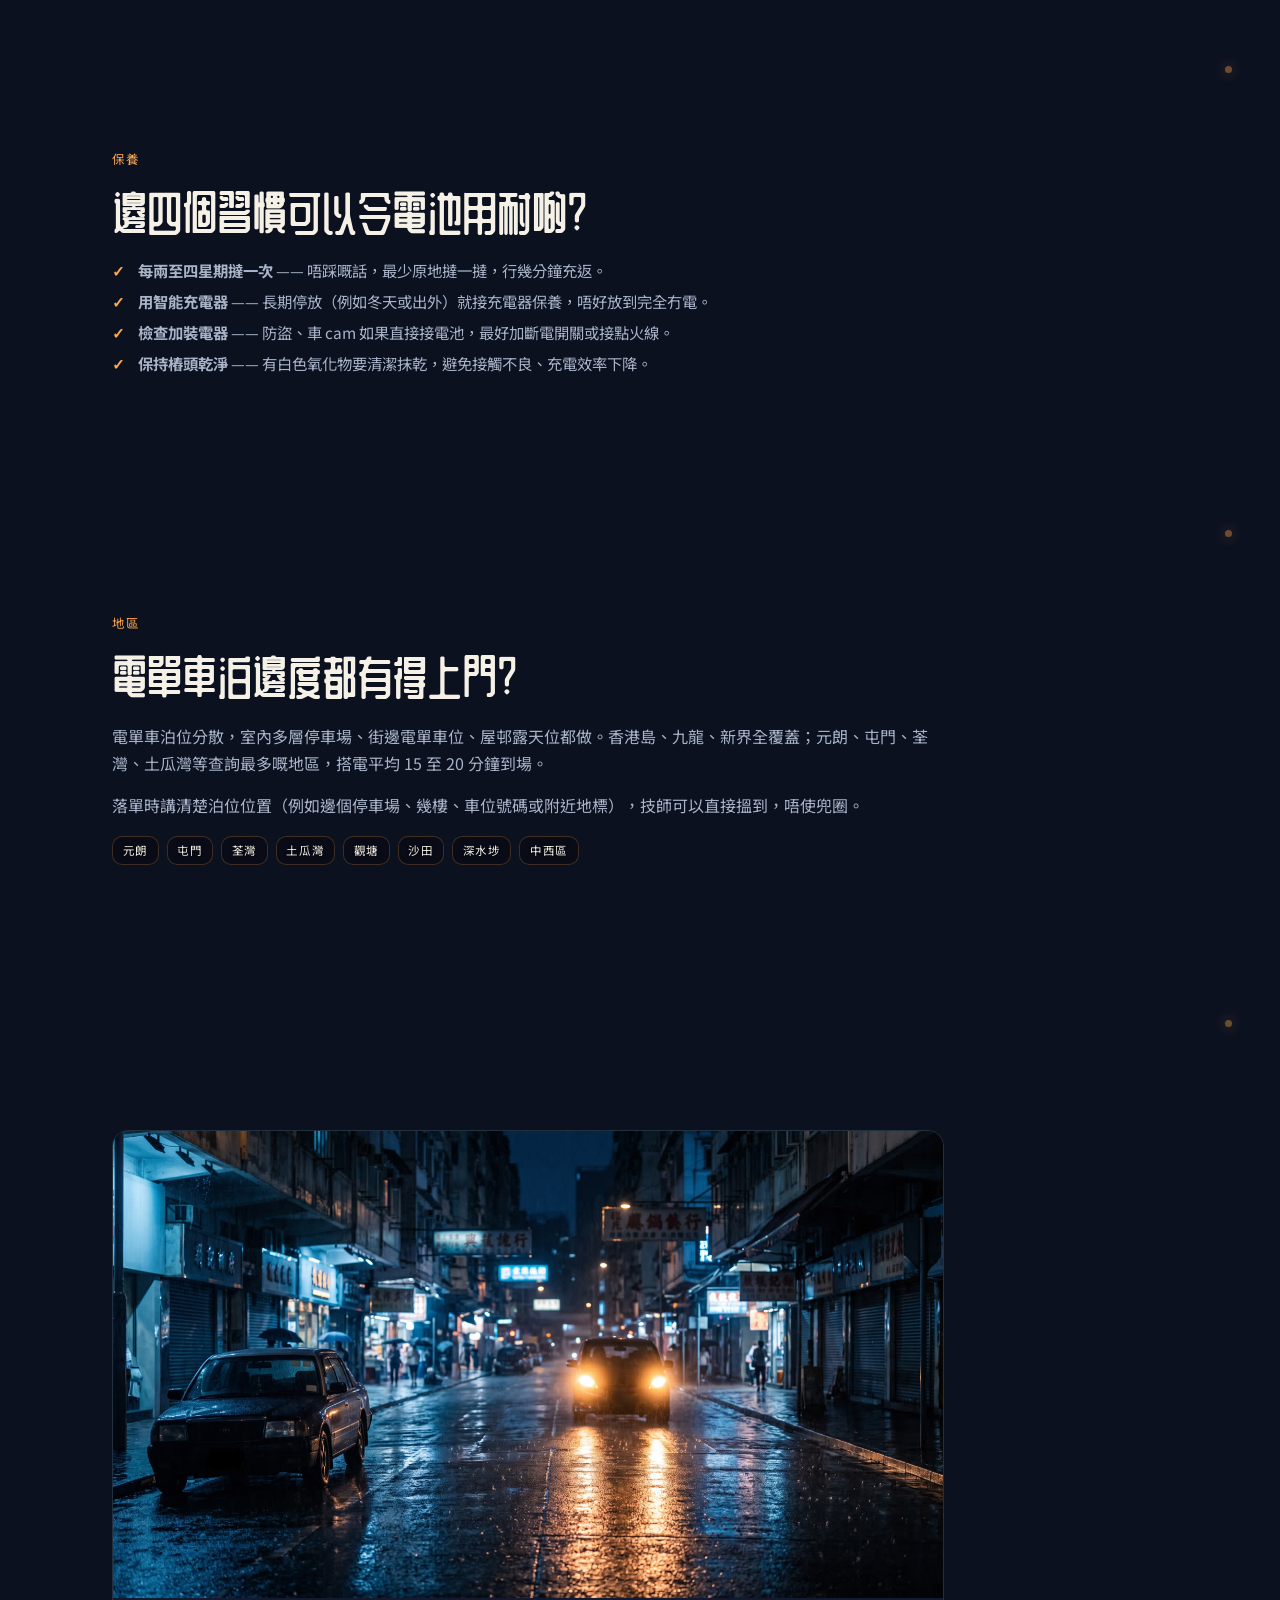
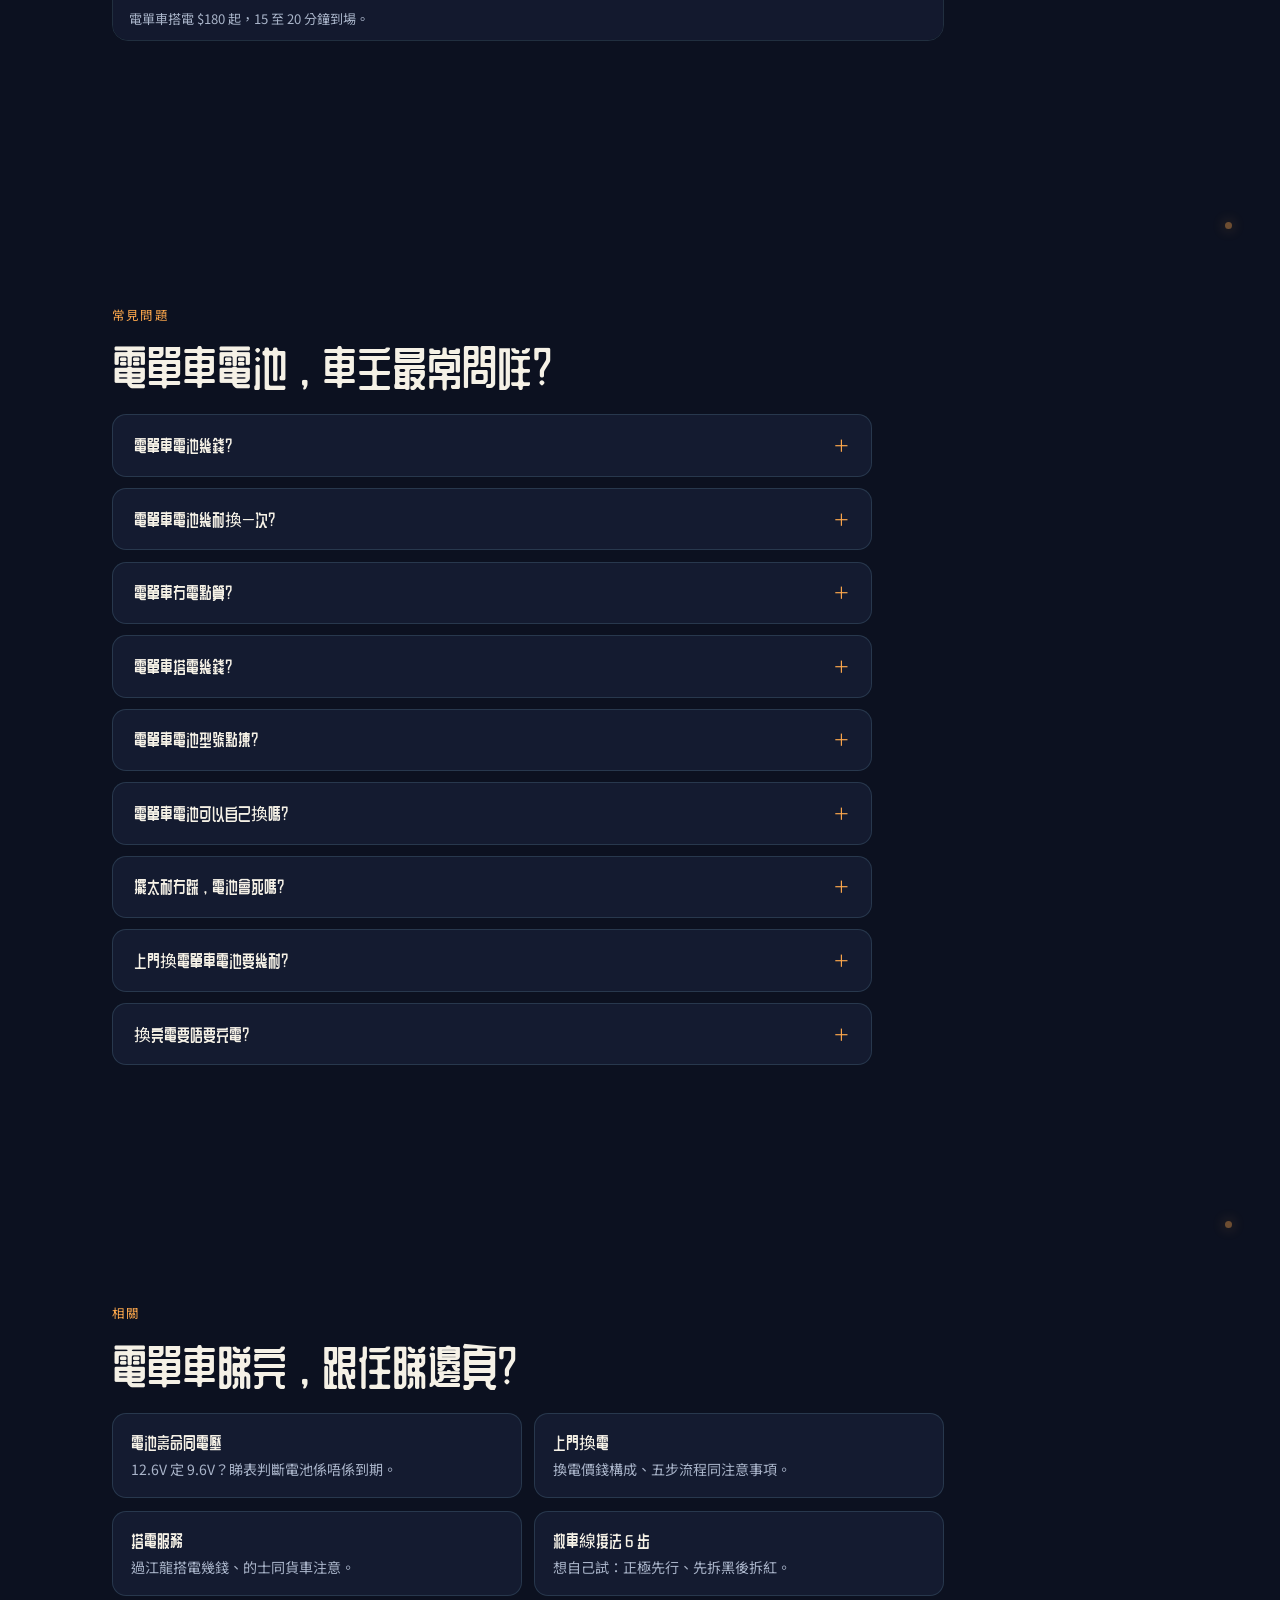
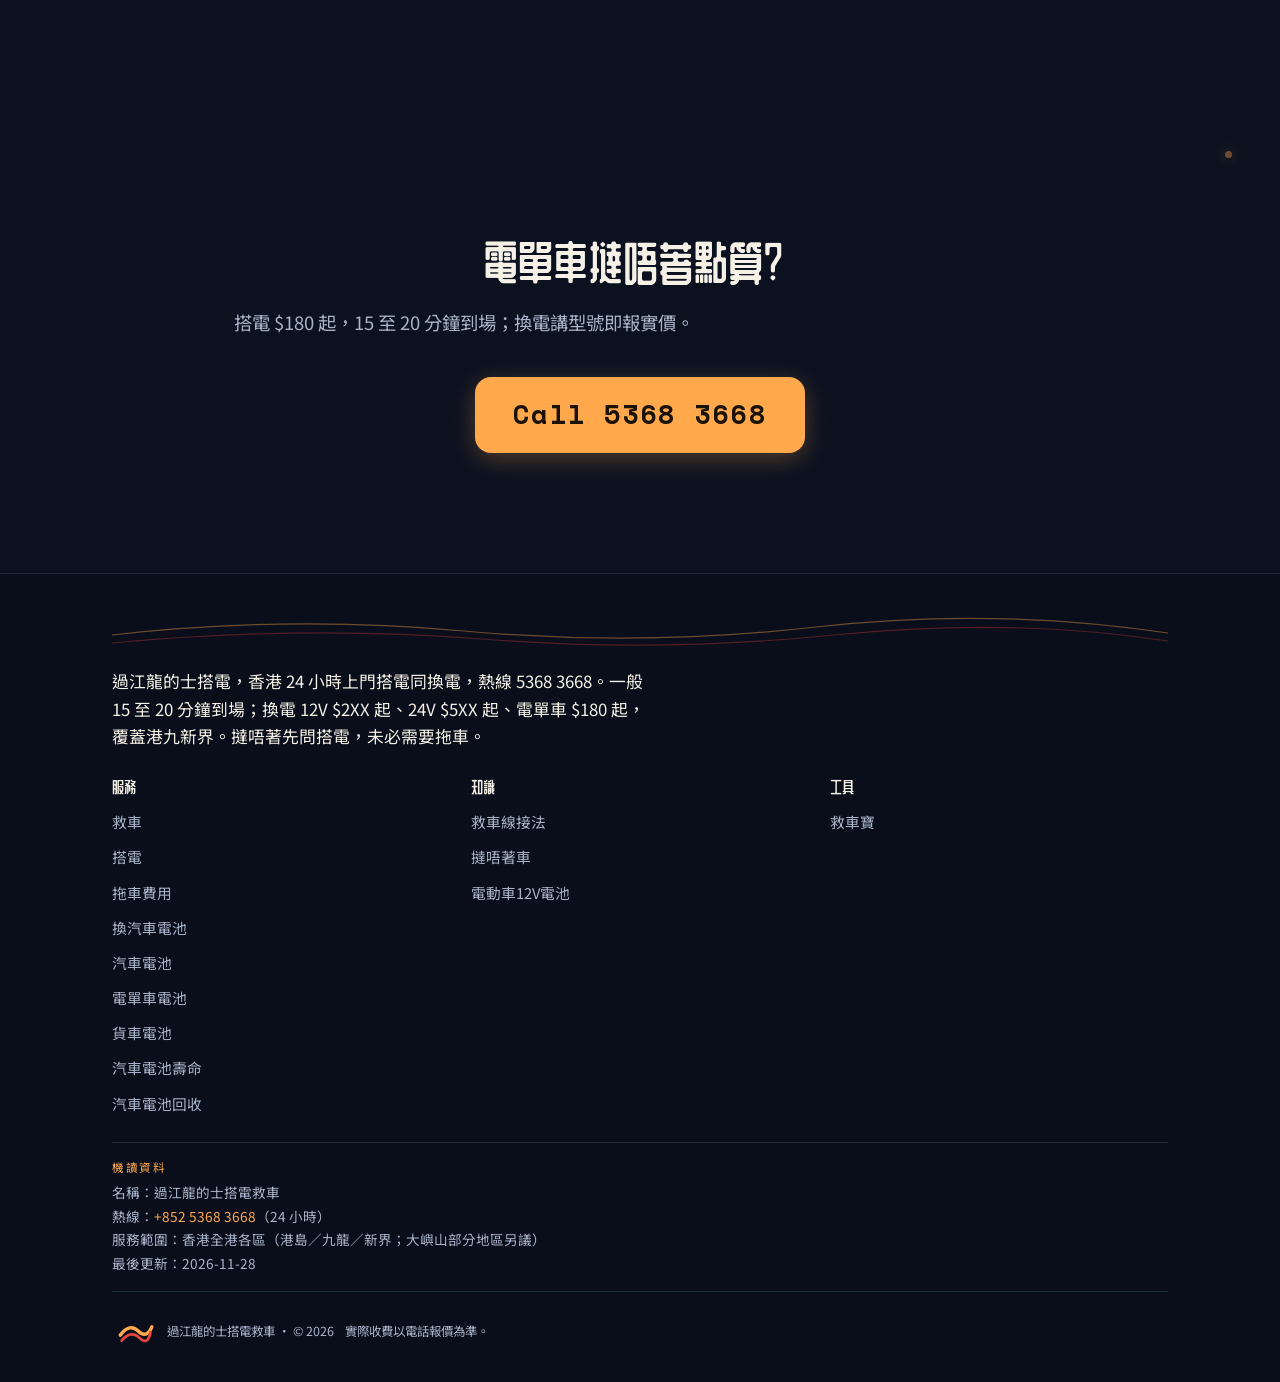
<file: services/motorcycle-battery/index.html>
<!DOCTYPE html>
<html lang="zh-Hant">
<!-- preview-build: gjl-20261128-6fc2e34 -->
<!-- status: draft — /services/motorcycle-battery/｜2026-11-26｜noindex 中，未發佈；見 docs/DRAFT-REGISTER.md -->
<head>
<meta charset="UTF-8">
<meta name="viewport" content="width=device-width, initial-scale=1.0">
<meta name="robots" content="noindex,nofollow">
<title>電單車電池：價錢、型號同冇電點算</title>
<meta name="description" content="電單車電池以 12V 為主，價錢視乎型號（YTX／GTX 等）同容量，講車款即報實價。冇電可以搭電 $180 起，15 至 20 分鐘到場，全港各區。">
<link rel="canonical" href="https://taxi-jumpstart.com/services/motorcycle-battery/">
<meta property="og:type" content="article">
<meta property="og:title" content="電單車電池：價錢、型號同冇電點算">
<meta property="og:description" content="電單車電池規格、冇電原因、搭電定換電、上門換電流程同保養。">
<meta property="og:image" content="https://taxi-jumpstart.com/assets/still-2.jpg">
<meta property="og:image:alt" content="夜晚街邊電單車旁邊等候搭電">
<meta property="og:url" content="https://taxi-jumpstart.com/services/motorcycle-battery/">
<meta property="og:locale" content="zh_HK">
<meta name="twitter:card" content="summary_large_image">
<meta name="theme-color" content="#0C1120">
<link rel="icon" href="data:image/svg+xml,%3Csvg xmlns='http://www.w3.org/2000/svg' viewBox='0 0 64 64'%3E%3Crect width='64' height='64' rx='14' fill='%230C1120'/%3E%3Cpath d='M12 38 Q26 20 38 32 T58 26' stroke='%23FFA94C' stroke-width='5' fill='none' stroke-linecap='round'/%3E%3Cpath d='M14 46 Q28 30 40 42 T56 34' stroke='%23E5443F' stroke-width='4' fill='none' stroke-linecap='round'/%3E%3C/svg%3E">
<link rel="preload" href="../../assets/fonts/pages-zcool-400.woff2" as="font" type="font/woff2" crossorigin>
<link rel="stylesheet" href="../../assets/fonts/pages-fonts.css" media="print" onload="this.media='all'">
<noscript><link rel="stylesheet" href="../../assets/fonts/pages-fonts.css"></noscript>
<link rel="stylesheet" href="../../assets/style.css?v=27">
<link rel="stylesheet" href="../../assets/pages.css?v=5">
<script async src="https://www.googletagmanager.com/gtag/js?id=G-LXWR9DQGWZ"></script>
<script>
  window.dataLayer = window.dataLayer || [];
  function gtag(){dataLayer.push(arguments);}
  gtag('js', new Date());
  gtag('config', 'G-LXWR9DQGWZ');
</script>
<script type="application/ld+json">
{
  "@context": "https://schema.org",
  "@graph": [
    {
      "@type": "Service",
      "@id": "https://taxi-jumpstart.com/services/motorcycle-battery/#service",
      "name": "電單車電池搭電同換電",
      "serviceType": "電單車搭電／上門換電",
      "description": "電單車冇電可以搭電 $180 起，15 至 20 分鐘到場；上門換電講車款同型號先報實價，全港各區。",
      "provider": { "@id": "https://taxi-jumpstart.com/#org" },
      "url": "https://taxi-jumpstart.com/services/motorcycle-battery/",
      "areaServed": [
        { "@type": "AdministrativeArea", "name": "香港島" },
        { "@type": "AdministrativeArea", "name": "九龍" },
        { "@type": "AdministrativeArea", "name": "新界" }
      ],
      "hoursAvailable": { "@type": "OpeningHoursSpecification", "dayOfWeek": ["Monday","Tuesday","Wednesday","Thursday","Friday","Saturday","Sunday"], "opens": "00:00", "closes": "23:59" },
      "offers": [
        { "@type": "Offer", "name": "電單車搭電", "priceSpecification": { "@type": "PriceSpecification", "priceCurrency": "HKD", "price": 180 }, "areaServed": { "@type": "AdministrativeArea", "name": "香港" } },
        { "@type": "Offer", "name": "電單車上門換電池（視乎型號報價）", "priceSpecification": { "@type": "PriceSpecification", "priceCurrency": "HKD", "description": "價錢視乎型號（例如 YTX／GTX 系列）、容量 Ah 同車款，講車款即報實價。" }, "areaServed": { "@type": "AdministrativeArea", "name": "香港" } }
      ]
    },
    {
      "@type": "FAQPage",
      "@id": "https://taxi-jumpstart.com/services/motorcycle-battery/#faq",
      "mainEntity": [
        { "@type": "Question", "name": "電單車電池幾錢？", "acceptedAnswer": { "@type": "Answer", "text": "冇統一價：視乎型號（例如 YTX／GTX 系列）、容量 Ah、牌子同車款。講低車款同年份，或者影舊電池標籤傳過嚟，即報你部車用得嘅型號同實價。" } },
        { "@type": "Question", "name": "電單車電池幾耐換一次？", "acceptedAnswer": { "@type": "Answer", "text": "一般 2 至 3 年。香港多短途、成日熄火開火，加上防盜同車 cam 長開，1 至 2 年就要換嘅個案亦常見。如果成日冇電，多數係電池老化或者充電系統問題。" } },
        { "@type": "Question", "name": "電單車冇電點算？", "acceptedAnswer": { "@type": "Answer", "text": "有撻撻聲但唔著，多數係電池冇電：搭電 $180 起，15 至 20 分鐘到場，撻著就可以走。完全冇反應就要驗起動馬達、保險絲同匙掣。" } },
        { "@type": "Question", "name": "電單車搭電幾錢？", "acceptedAnswer": { "@type": "Answer", "text": "$180 起，24 小時服務，全港各區 15 至 20 分鐘到場。特別節日、公眾假期同偏遠地區收費可能調整，落單時會講清楚。" } },
        { "@type": "Question", "name": "電單車電池型號點揀？", "acceptedAnswer": { "@type": "Answer", "text": "三個字要對：電壓（多數 12V）、容量 Ah、體積同極柱位置。型號通常以 YTX／GTX／YT 等標示，買錯尺寸裝唔落。睇舊電池標籤最準，唔確定就影相問。" } },
        { "@type": "Question", "name": "電單車電池可以自己換嗎？", "acceptedAnswer": { "@type": "Answer", "text": "可以，但要注意：斷電後部分車款嘅時鐘同供油記憶要重設；電池位置多數喺座位底或側蓋內，拆裝要用合適工具；舊電池屬化學廢物，唔可以當普通垃圾丟。" } },
        { "@type": "Question", "name": "電單車擺太耐冇踩，電池會死嗎？", "acceptedAnswer": { "@type": "Answer", "text": "會。鉛酸電池長期唔充會自然放電，兩三個月冇踩就可能撻唔著。建議每兩至四星期撻一撻，或者用智能充電器保養；收藏前充滿電。" } },
        { "@type": "Question", "name": "上門換電單車電池要幾耐？", "acceptedAnswer": { "@type": "Answer", "text": "一般 15 至 25 分鐘：驗舊電池、拆裝、清潔樁頭、測試電壓。部分車款要拆側蓋或座位，會多幾分鐘；唔需要留車。" } },
        { "@type": "Question", "name": "電單車換電後要唔要充電？", "acceptedAnswer": { "@type": "Answer", "text": "新電池通常已預充，裝好後撻著行 20 至 30 分鐘就夠。如果連續幾日都撻得吃力，就要驗整流器同發電線圈，唔係換電就解決。" } }
      ]
    }
  ]
}
</script>
<script type="application/ld+json">
{
  "@context": "https://schema.org",
  "@type": "BreadcrumbList",
  "@id": "https://taxi-jumpstart.com/services/motorcycle-battery/#breadcrumb",
  "itemListElement": [
    {
      "@type": "ListItem",
      "position": 1,
      "name": "首頁",
      "item": "https://taxi-jumpstart.com/"
    },
    {
      "@type": "ListItem",
      "position": 2,
      "name": "電單車電池",
      "item": "https://taxi-jumpstart.com/services/motorcycle-battery/"
    }
  ]
}
</script>
</head>
<body>
<a class="skip" href="#main">跳至主要內容</a>

<header class="site-head" id="siteHead">
  <div class="site-rail" aria-hidden="true"></div>
  <div class="wrap site-head-inner">
    <a class="site-brand" href="../../index.html" aria-label="過江龍的士搭電 首頁">
      <svg class="brand-mark" viewBox="0 0 64 64" aria-hidden="true"><path d="M12 38 Q26 20 38 32 T58 26" stroke="#FFA94C" stroke-width="5" fill="none" stroke-linecap="round"/><path d="M14 46 Q28 30 40 42 T56 34" stroke="#E5443F" stroke-width="4" fill="none" stroke-linecap="round"/></svg>
      <span class="site-brand-text">
        <span class="site-brand-name">過江龍的士搭電</span>
        <span class="site-brand-mono">JUMP START HK</span>
      </span>
    </a>
    <nav class="site-nav" aria-label="主導覽">
      <a href="../../services/24-hour-rescue/">救車</a>
      <a href="../../services/battery-jump/">搭電</a>
      <a href="../../battery/replace/">換汽車電池</a>
      <a href="../../battery/">汽車電池</a>
      <a href="../../towing-fee/">拖車費用<i class="nav-ref">參考</i></a>
      <a href="../../tools/jump-starter/">救車寶</a>
    </nav>
    <a class="site-call" href="tel:+85253683668" aria-label="24 小時熱線 5368 3668">
      <span class="site-call-txt">24H · 5368 3668</span>
      <span class="site-call-ic" aria-hidden="true">☎</span>
    </a>
    <details class="nav-menu">
      <summary aria-label="開啟導覽選單"><svg class="nav-burger" viewBox="0 0 24 24" aria-hidden="true" focusable="false"><path d="M4 7h16M4 12h16M4 17h16" stroke="currentColor" stroke-width="2" stroke-linecap="round"/></svg></summary>
      <div class="nav-menu-panel" role="navigation" aria-label="導覽選單">
        <a href="../../services/24-hour-rescue/">救車</a>
        <a href="../../services/battery-jump/">搭電</a>
        <a href="../../battery/replace/">換汽車電池</a>
        <a href="../../battery/">汽車電池</a>
        <a href="../../towing-fee/">拖車費用<i class="nav-ref">參考</i></a>
        <a href="../../tools/jump-starter/">救車寶</a>
        <a class="nav-menu-call" href="tel:+85253683668">24 小時熱線 · 5368 3668</a>
      </div>
    </details>
  </div>
</header>

<main id="main" tabindex="-1">

<section class="p-hero" aria-labelledby="page-h1">
  <div class="wrap">
    <nav class="crumbs" aria-label="麵包屑導覽">
      <a href="../../index.html">首頁</a><span class="sep">›</span><span aria-current="page">電單車電池</span>
    </nav>
    <h1 class="p-h1" id="page-h1">電單車電池：幾錢、點換、冇電點做</h1>
    <p class="p-sub">電單車電池細細粒，但冇電就邊度都去唔到。呢頁講型號規格、冇電三大原因、幾時搭電幾時換電，同保養方法。</p>

    <div class="ans">
      <span class="ans-label">一句答你</span>
      <p>電單車電池多數係 <strong>12V</strong>，價錢視乎型號（例如 YTX／GTX 系列）同容量 Ah，講車款即報實價。冇電可以搭電 <strong>$180 起</strong>，15 至 20 分鐘到場，全港各區都去。</p>
    </div>

    <div class="cta-row">
      <a class="btn" href="tel:+85253683668">Call 5368 3668</a>
      <a class="btn ghost" href="#why">睇冇電原因</a>
    </div>
    <p class="fine">24 小時接聽；電單車搭電 $180 起。</p>
  </div>
</section>

<section class="section" aria-labelledby="spec-h">
  <div class="wrap sec-enter">
    <p class="kicker">規格</p>
    <h2 class="h2" id="spec-h">電單車電池要對邊三個字？</h2>
    <div class="card-grid stagger">
      <div class="card"><span class="tag">電壓</span><h3>多數 12V</h3><p>絕大部分綿羊仔、街車、巡航車都係 12V；少數舊款 6V。買錯電壓，整流器同線路都會出問題。</p></div>
      <div class="card"><span class="tag">容量</span><h3>Ah</h3><p>常見 4Ah 至 12Ah，排氣量愈大通常 Ah 愈高。容量太細會成日冇電，太大就可能裝唔落。</p></div>
      <div class="card"><span class="tag">尺寸</span><h3>體積同極柱</h3><p>長闊高同正負極左右位置都要對，否則裝唔入電池格。型號通常以 YTX／GTX／YT 等標示。</p></div>
    </div>
    <div class="note-box">
      <p><strong>最快方法：</strong>影舊電池標籤（上面會印型號同 Ah）傳過嚟，或者打 5368 3668 講車款同年份，就對得到規格。</p>
    </div>
  </div>
</section>

<section class="section" aria-labelledby="why-h" id="why">
  <div class="wrap sec-enter">
    <p class="kicker">冇電原因</p>
    <h2 class="h2" id="why-h">電單車冇電有邊三大原因？</h2>
    <ul class="check-list">
      <li><strong>長期唔踩</strong> —— 鉛酸電池兩三個月唔充就會自然放電，最常見。</li>
      <li><strong>加裝電器長開</strong> —— 防盜、車 cam、USB 充電位都會食電，停車後仍然運作。</li>
      <li><strong>電池老化或充電系統問題</strong> —— 電池 2 至 3 年到期；整流器壞就充唔返。</li>
    </ul>
    <div class="prose">
      <p>如果撻車時儀錶燈變暗、聲音變弱，多數係電池；如果換完新電池幾日又冇電，就要驗整流器同發電線圈，唔係電池問題。</p>
    </div>
  </div>
</section>

<section class="section" aria-labelledby="jumpvschange-h">
  <div class="wrap sec-enter">
    <p class="kicker">搭電定換電</p>
    <h2 class="h2" id="jumpvschange-h">幾時搭電 $180 起？幾時換電池？</h2>
    <div class="tbl-wrap">
      <table class="fee">
        <thead><tr><th scope="col">情況</th><th scope="col">建議</th><th scope="col">價錢</th></tr></thead>
        <tbody>
          <tr><td>擺兩三個月冇踩，一次撻唔著</td><td>搭電，之後踩一轉充返</td><td><strong>$180 起</strong></td></tr>
          <tr><td>成日要搭電、撻車聲無力</td><td>驗電池，多數要換</td><td>換電講型號先報實價</td></tr>
          <tr><td>電池 2 至 3 年以上、外殼脹</td><td>直接換</td><td>換電講型號先報實價</td></tr>
          <tr><td>換新電幾日又冇電</td><td>驗整流器同發電線圈</td><td>搭電後再檢修</td></tr>
        </tbody>
      </table>
    </div>
  </div>
</section>

<section class="section" aria-labelledby="flow-h">
  <div class="wrap sec-enter">
    <p class="kicker">流程</p>
    <h2 class="h2" id="flow-h">上門換電單車電池有邊五步？</h2>
    <ol class="guide-list stagger">
      <li><span>1</span><div><h3>報車款同型號</h3><p>打 5368 3668，講車款年份、舊電池型號（或影相），順便講位置同幾點要。</p></div></li>
      <li><span>2</span><div><h3>核規格、報實價</h3><p>對電壓、Ah、體積同極柱位置，報你部車用得嘅型號同實價，你確認後才派單。</p></div></li>
      <li><span>3</span><div><h3>到場驗電</h3><p>量舊電池電壓；如果係充電系統問題，會先講清楚，換電都解決唔到。</p></div></li>
      <li><span>4</span><div><h3>拆裝同清潔</h3><p>拆座位或側蓋、換電池、清潔樁頭氧化物、上緊，確認極柱位置正確。</p></div></li>
      <li><span>5</span><div><h3>測試同交收</h3><p>撻車測試、量充電電壓、確認儀錶正常；舊電池即場交收，唔會留喺你度。</p></div></li>
    </ol>
  </div>
</section>

<section class="section" aria-labelledby="care-h">
  <div class="wrap sec-enter">
    <p class="kicker">保養</p>
    <h2 class="h2" id="care-h">邊四個習慣可以令電池用耐啲？</h2>
    <ul class="check-list">
      <li><strong>每兩至四星期撻一次</strong> —— 唔踩嘅話，最少原地撻一撻，行幾分鐘充返。</li>
      <li><strong>用智能充電器</strong> —— 長期停放（例如冬天或出外）就接充電器保養，唔好放到完全冇電。</li>
      <li><strong>檢查加裝電器</strong> —— 防盜、車 cam 如果直接接電池，最好加斷電開關或接點火線。</li>
      <li><strong>保持樁頭乾淨</strong> —— 有白色氧化物要清潔抹乾，避免接觸不良、充電效率下降。</li>
    </ul>
  </div>
</section>

<section class="section" aria-labelledby="area-h">
  <div class="wrap sec-enter">
    <p class="kicker">地區</p>
    <h2 class="h2" id="area-h">電單車泊邊度都有得上門？</h2>
    <div class="prose">
      <p>電單車泊位分散，室內多層停車場、街邊電單車位、屋邨露天位都做。香港島、九龍、新界全覆蓋；元朗、屯門、荃灣、土瓜灣等查詢最多嘅地區，搭電平均 15 至 20 分鐘到場。</p>
      <p>落單時講清楚泊位位置（例如邊個停車場、幾樓、車位號碼或附近地標），技師可以直接搵到，唔使兜圈。</p>
    </div>
    <div class="area-chips">
      <span class="chip">元朗</span><span class="chip">屯門</span><span class="chip">荃灣</span><span class="chip">土瓜灣</span><span class="chip">觀塘</span><span class="chip">沙田</span><span class="chip">深水埗</span><span class="chip">中西區</span>
    </div>
  </div>
</section>

<section class="section" aria-label="現場相片">
  <div class="wrap sec-enter">
    <figure class="p-figure">
      <img src="../../assets/still-2.jpg" alt="夜晚救車車輛駛近處理冇電嘅車" loading="lazy" width="1600" height="900">
      <figcaption>電單車搭電 $180 起，15 至 20 分鐘到場。</figcaption>
    </figure>
  </div>
</section>

<section class="section faq" id="faq" aria-labelledby="faq-h">
  <div class="wrap sec-enter">
    <p class="kicker">常見問題</p>
    <h2 class="h2" id="faq-h">電單車電池，車主最常問咩？</h2>
    <div class="faq-list">
      <details><summary>電單車電池幾錢？</summary><p>視乎型號（YTX／GTX 系列等）、容量 Ah、牌子同車款，冇統一價。講車款年份或影舊電池標籤，即報實價。</p></details>
      <details><summary>電單車電池幾耐換一次？</summary><p>一般 2 至 3 年；短途多、加裝電器多，1 至 2 年就要換亦常見。成日冇電就要驗電池同充電系統。</p></details>
      <details><summary>電單車冇電點算？</summary><p>有撻撻聲但唔著多數係電池：搭電 $180 起，15 至 20 分鐘到場。完全冇反應要驗起動馬達、保險絲同匙掣。</p></details>
      <details><summary>電單車搭電幾錢？</summary><p>$180 起，24 小時服務，全港各區 15 至 20 分鐘到場。節日、假期同偏遠地區收費可能調整。</p></details>
      <details><summary>電單車電池型號點揀？</summary><p>對三樣：12V 電壓、容量 Ah、體積同極柱位置。型號多數以 YTX／GTX／YT 標示；買錯尺寸裝唔落。</p></details>
      <details><summary>電單車電池可以自己換嗎？</summary><p>可以，但要注意斷電後時鐘同供油記憶要重設、拆裝工具要合適，同埋舊電池屬化學廢物唔可以亂丟。</p></details>
      <details><summary>擺太耐冇踩，電池會死嗎？</summary><p>會。鉛酸電池長期唔充會自放電，兩三個月冇踩就可能撻唔著。每兩至四星期撻一撻或用充電器保養。</p></details>
      <details><summary>上門換電單車電池要幾耐？</summary><p>一般 15 至 25 分鐘：驗電、拆裝、清潔樁頭、測試。要拆側蓋或座位會多幾分鐘，唔需要留車。</p></details>
      <details><summary>換完電要唔要充電？</summary><p>新電池通常已預充，裝好後撻著行 20 至 30 分鐘就夠。連續幾日都撻得吃力，就要驗整流器同發電線圈。</p></details>
    </div>
  </div>
</section>

<section class="section" aria-labelledby="rel-h">
  <div class="wrap sec-enter">
    <p class="kicker">相關</p>
    <h2 class="h2" id="rel-h">電單車睇完，跟住睇邊頁？</h2>
    <div class="rel-grid">
      <a href="../../battery/lifespan/"><h3>電池壽命同電壓</h3><p>12.6V 定 9.6V？睇表判斷電池係唔係到期。</p></a>
      <a href="../../battery/replace/"><h3>上門換電</h3><p>換電價錢構成、五步流程同注意事項。</p></a>
      <a href="../../services/battery-jump/"><h3>搭電服務</h3><p>過江龍搭電幾錢、的士同貨車注意。</p></a>
      <a href="../../guides/jump-lead-steps/"><h3>救車線接法 6 步</h3><p>想自己試：正極先行、先拆黑後拆紅。</p></a>
    </div>
  </div>
</section>

<section class="section p-end" aria-labelledby="cta-h">
  <div class="wrap sec-enter">
    <h2 class="h2" id="cta-h">電單車撻唔著點算？</h2>
    <p class="lede">搭電 $180 起，15 至 20 分鐘到場；換電講型號即報實價。</p>
    <a class="btn big" href="tel:+85253683668">Call 5368 3668</a>
  </div>
</section>

</main>

<footer class="footer site-foot">
  <div class="wrap">
    <div class="foot-cable" aria-hidden="true">
      <svg viewBox="0 0 1200 40" preserveAspectRatio="none" focusable="false">
        <path d="M0 26 Q200 6 400 22 T800 18 T1200 24" />
        <path d="M0 34 Q220 16 420 30 T820 26 T1200 32" />
      </svg>
    </div>
    <p class="foot-answer">過江龍的士搭電，香港 24 小時上門搭電同換電，熱線 5368 3668。一般 15 至 20 分鐘到場；換電 12V $2XX 起、24V $5XX 起、電單車 $180 起，覆蓋港九新界。撻唔著先問搭電，未必需要拖車。</p>
    <div class="foot-groups">
      <div class="foot-group">
        <h3>服務</h3>
        <ul>
          <li><a href="../../services/24-hour-rescue/">救車</a></li>
          <li><a href="../../services/battery-jump/">搭電</a></li>
          <li><a href="../../towing-fee/">拖車費用</a></li>
          <li><a href="../../battery/replace/">換汽車電池</a></li>
          <li><a href="../../battery/">汽車電池</a></li>
          <li><a href="../../services/motorcycle-battery/">電單車電池</a></li>
          <li><a href="../../services/truck-battery/">貨車電池</a></li>
          <li><a href="../../battery/lifespan/">汽車電池壽命</a></li>
          <li><a href="../../battery/recycle/">汽車電池回收</a></li>
        </ul>
      </div>
      <div class="foot-group">
        <h3>知識</h3>
        <ul>
          <li><a href="../../guides/jump-lead-steps/">救車線接法</a></li>
          <li><a href="../../guides/wont-start/">撻唔著車</a></li>
          <li><a href="../../guides/ev-12v-battery/">電動車12V電池</a></li>
        </ul>
      </div>
      <div class="foot-group">
        <h3>工具</h3>
        <ul>
          <li><a href="../../tools/jump-starter/">救車寶</a></li>
        </ul>
      </div>
    </div>
    <div class="foot-machine" aria-labelledby="foot-machine-h">
      <h3 id="foot-machine-h">機讀資料</h3>
      <ul>
        <li>名稱：過江龍的士搭電救車</li>
        <li>熱線：<a href="tel:+85253683668">+852 5368 3668</a>（24 小時）</li>
        <li>服務範圍：香港全港各區（港島／九龍／新界；大嶼山部分地區另議）</li>
        <li>最後更新：2026-11-28</li>
      </ul>
    </div>
    <div class="foot-end">
      <svg class="brand-mark" viewBox="0 0 64 64" aria-hidden="true"><path d="M12 38 Q26 20 38 32 T58 26" stroke="#FFA94C" stroke-width="5" fill="none" stroke-linecap="round"/><path d="M14 46 Q28 30 40 42 T56 34" stroke="#E5443F" stroke-width="4" fill="none" stroke-linecap="round"/></svg>
      <p class="foot-end-name">過江龍的士搭電救車 · © 2026</p>
      <p class="foot-end-note">實際收費以電話報價為準。</p>
    </div>
  </div>
</footer>

<script src="../../assets/pages.js?v=4"></script>
</body>
</html>
</file>
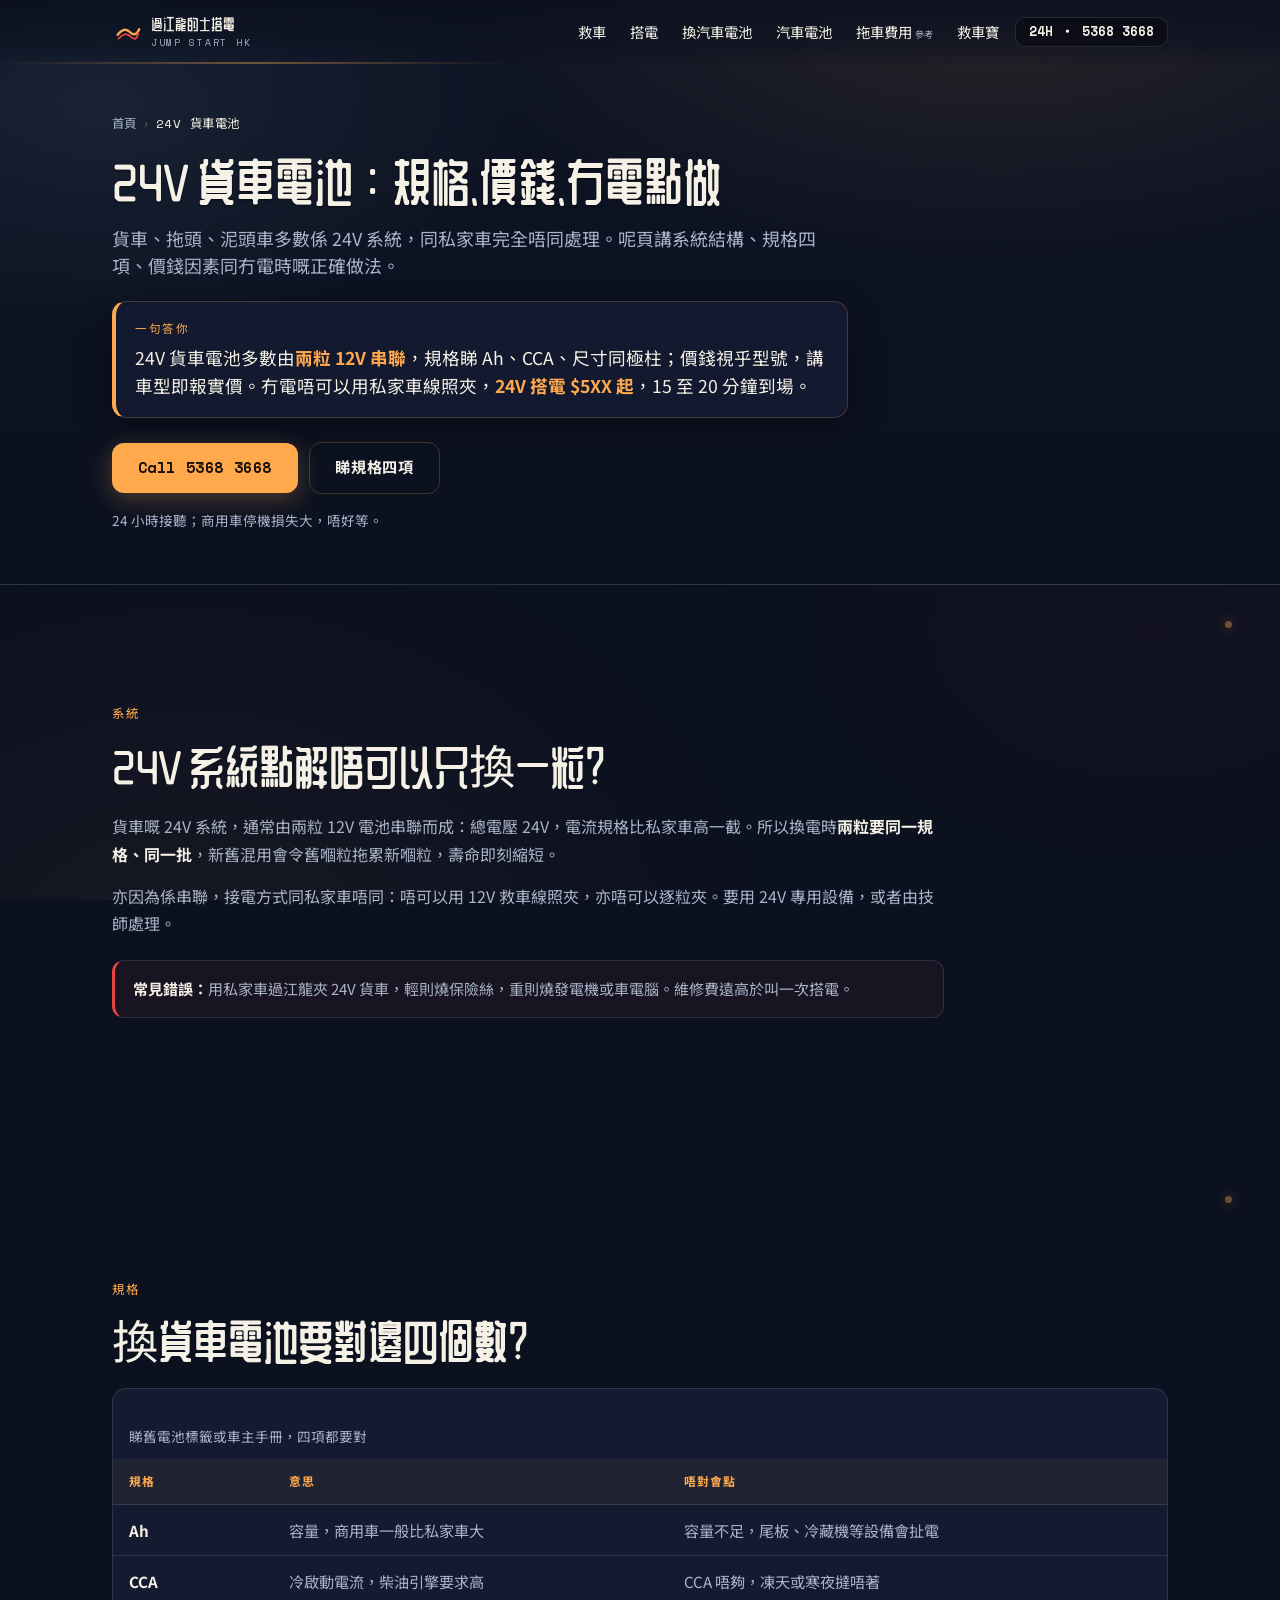
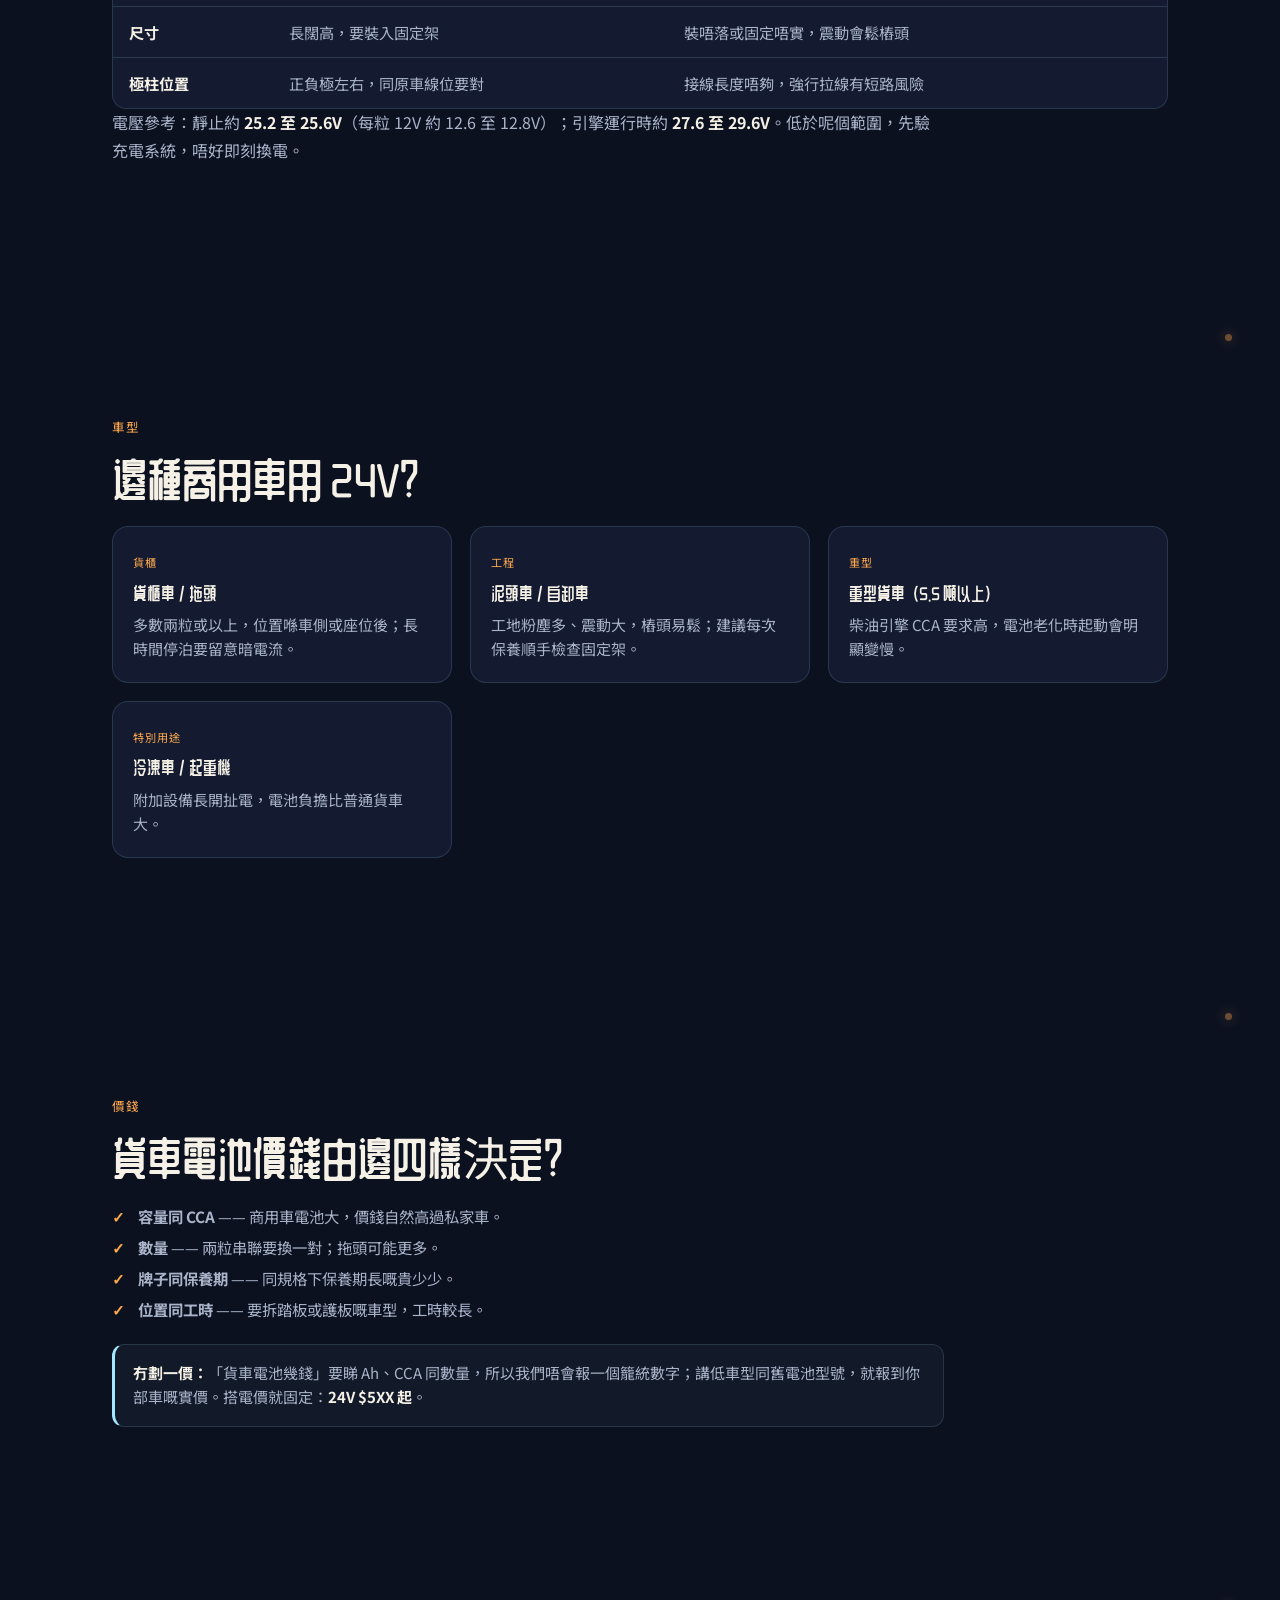
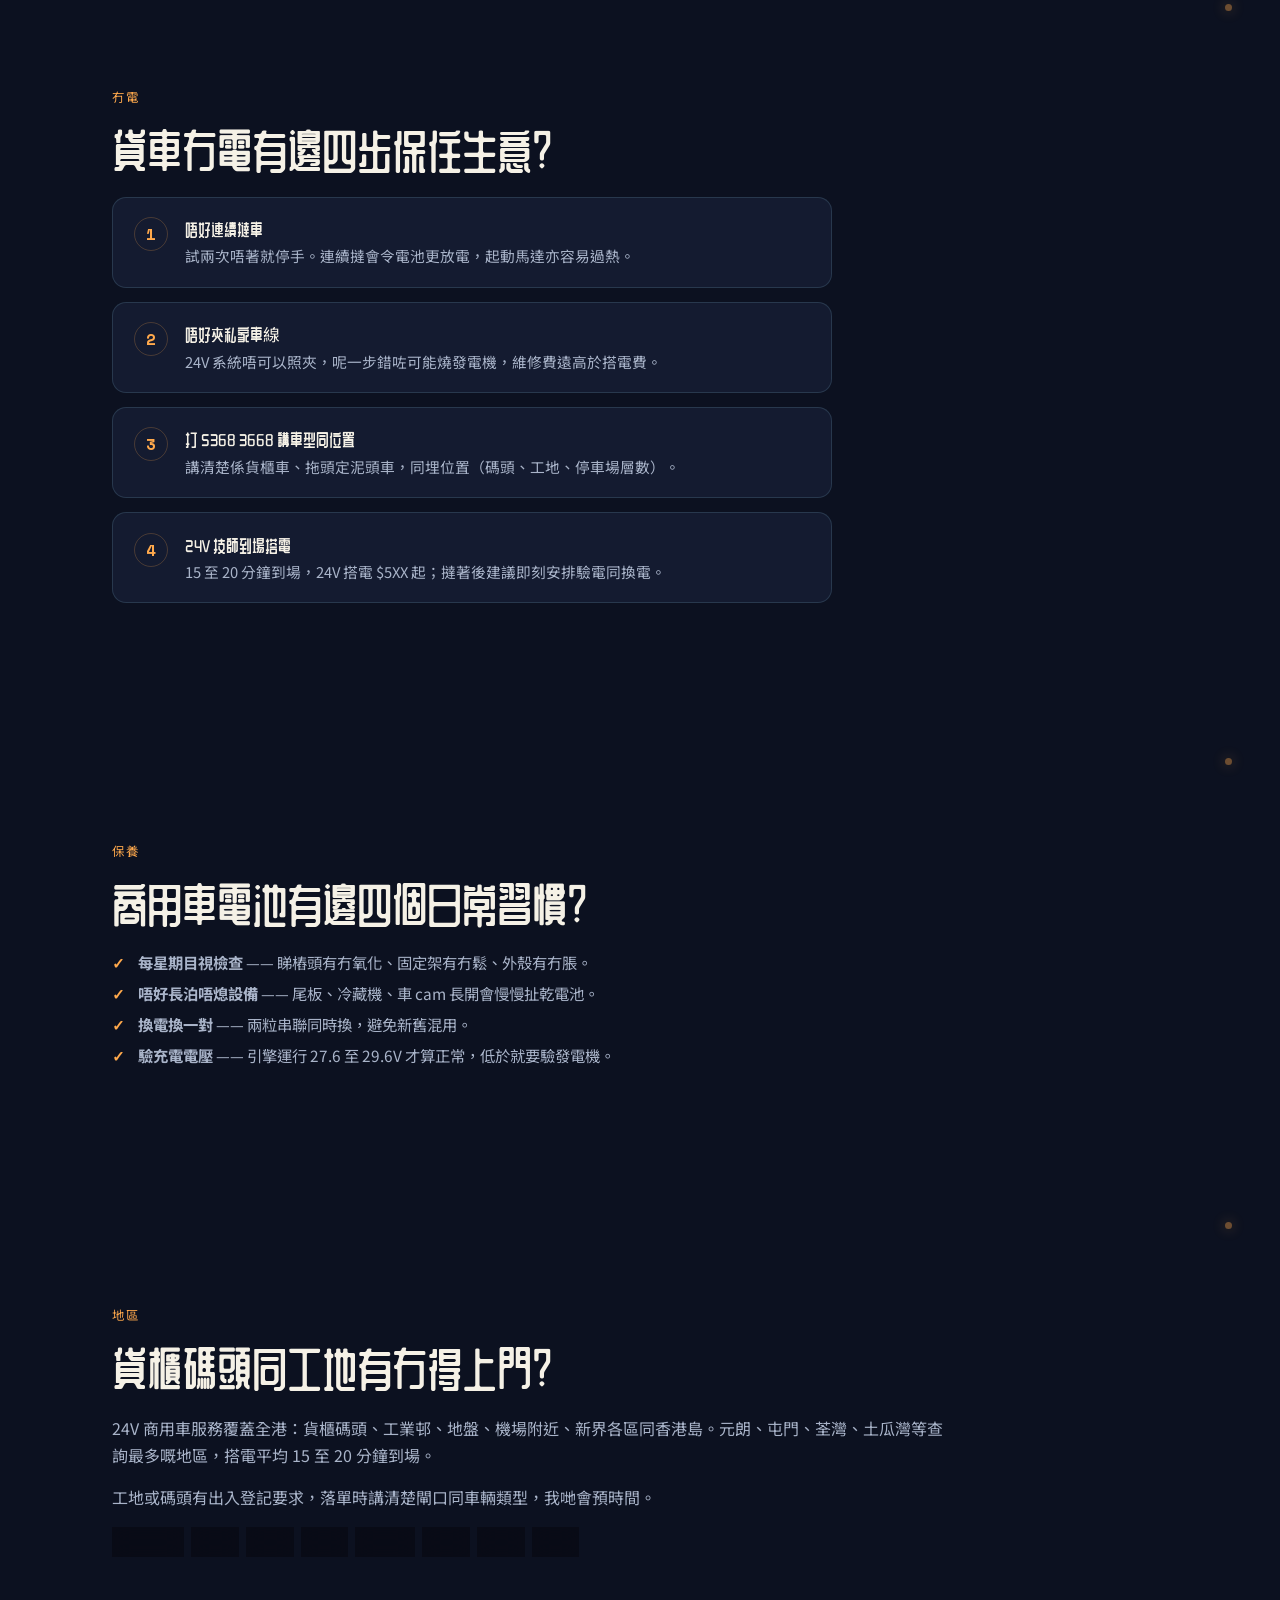
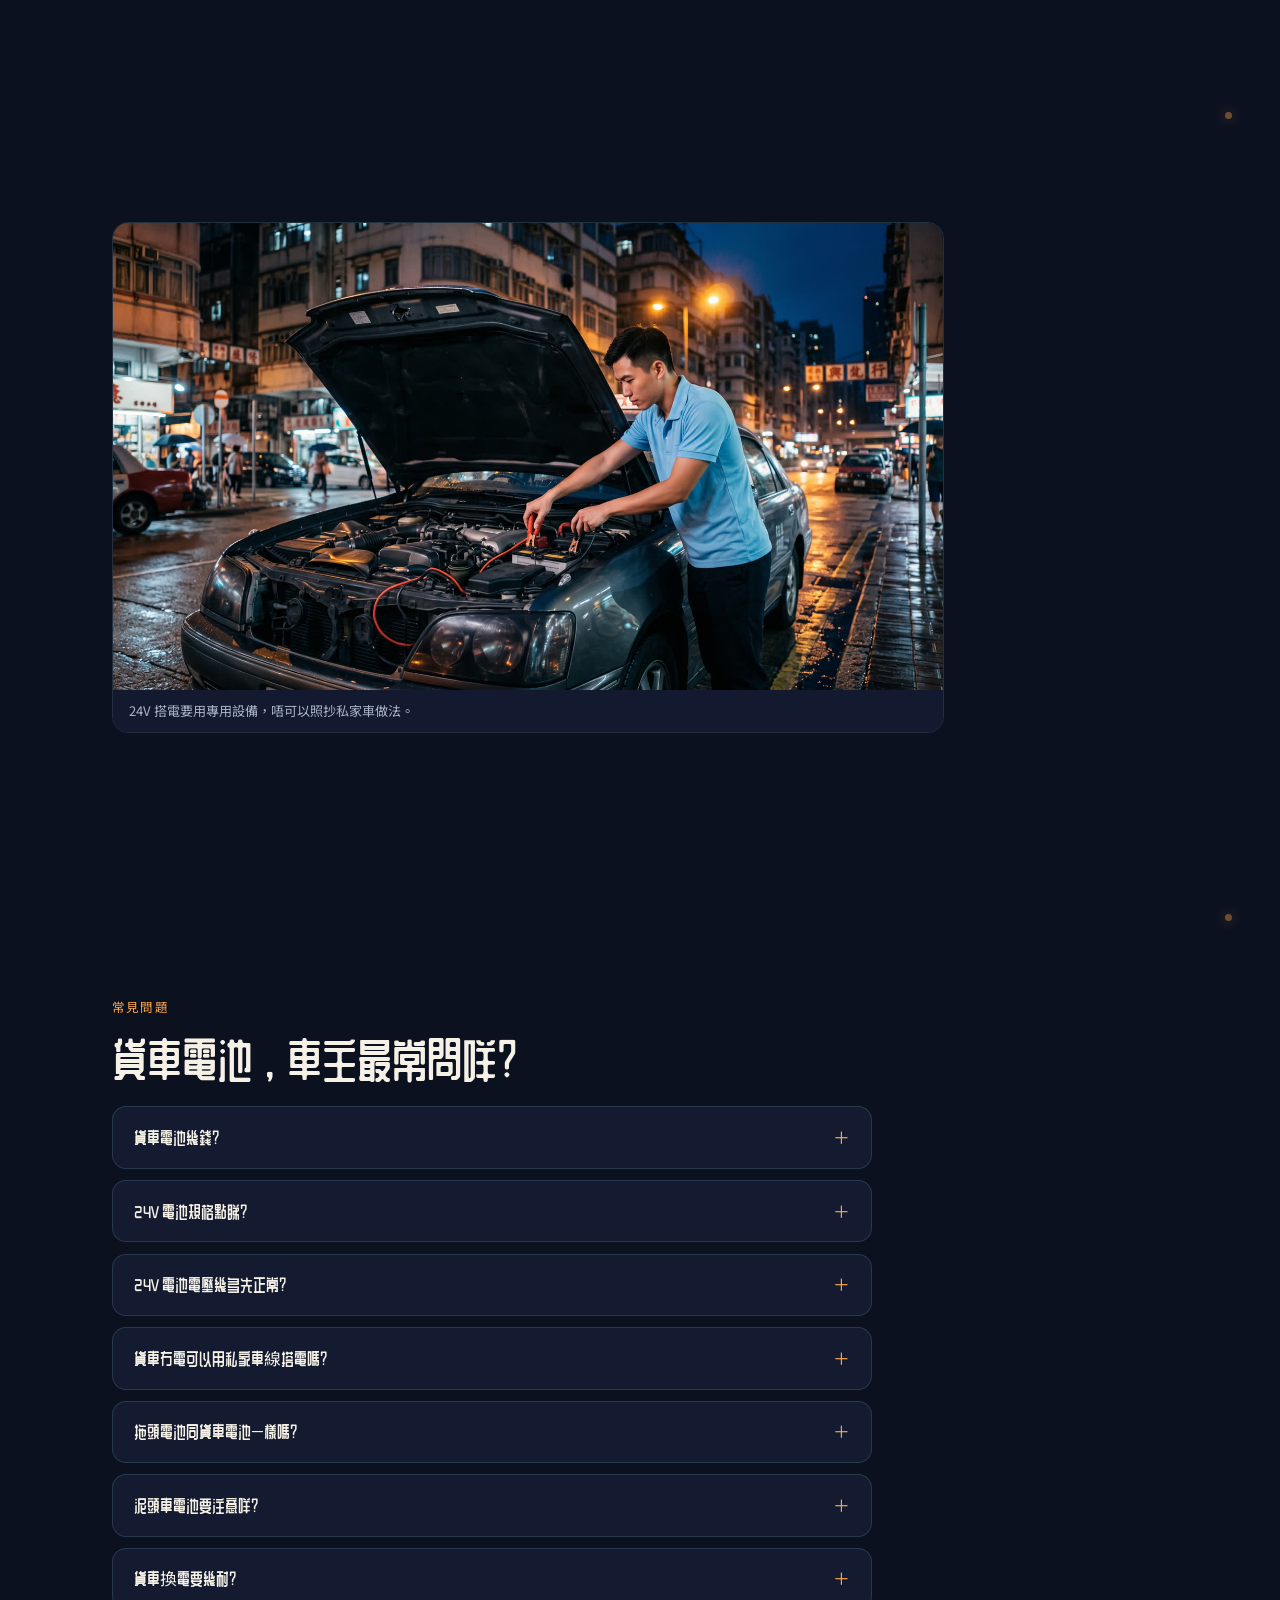
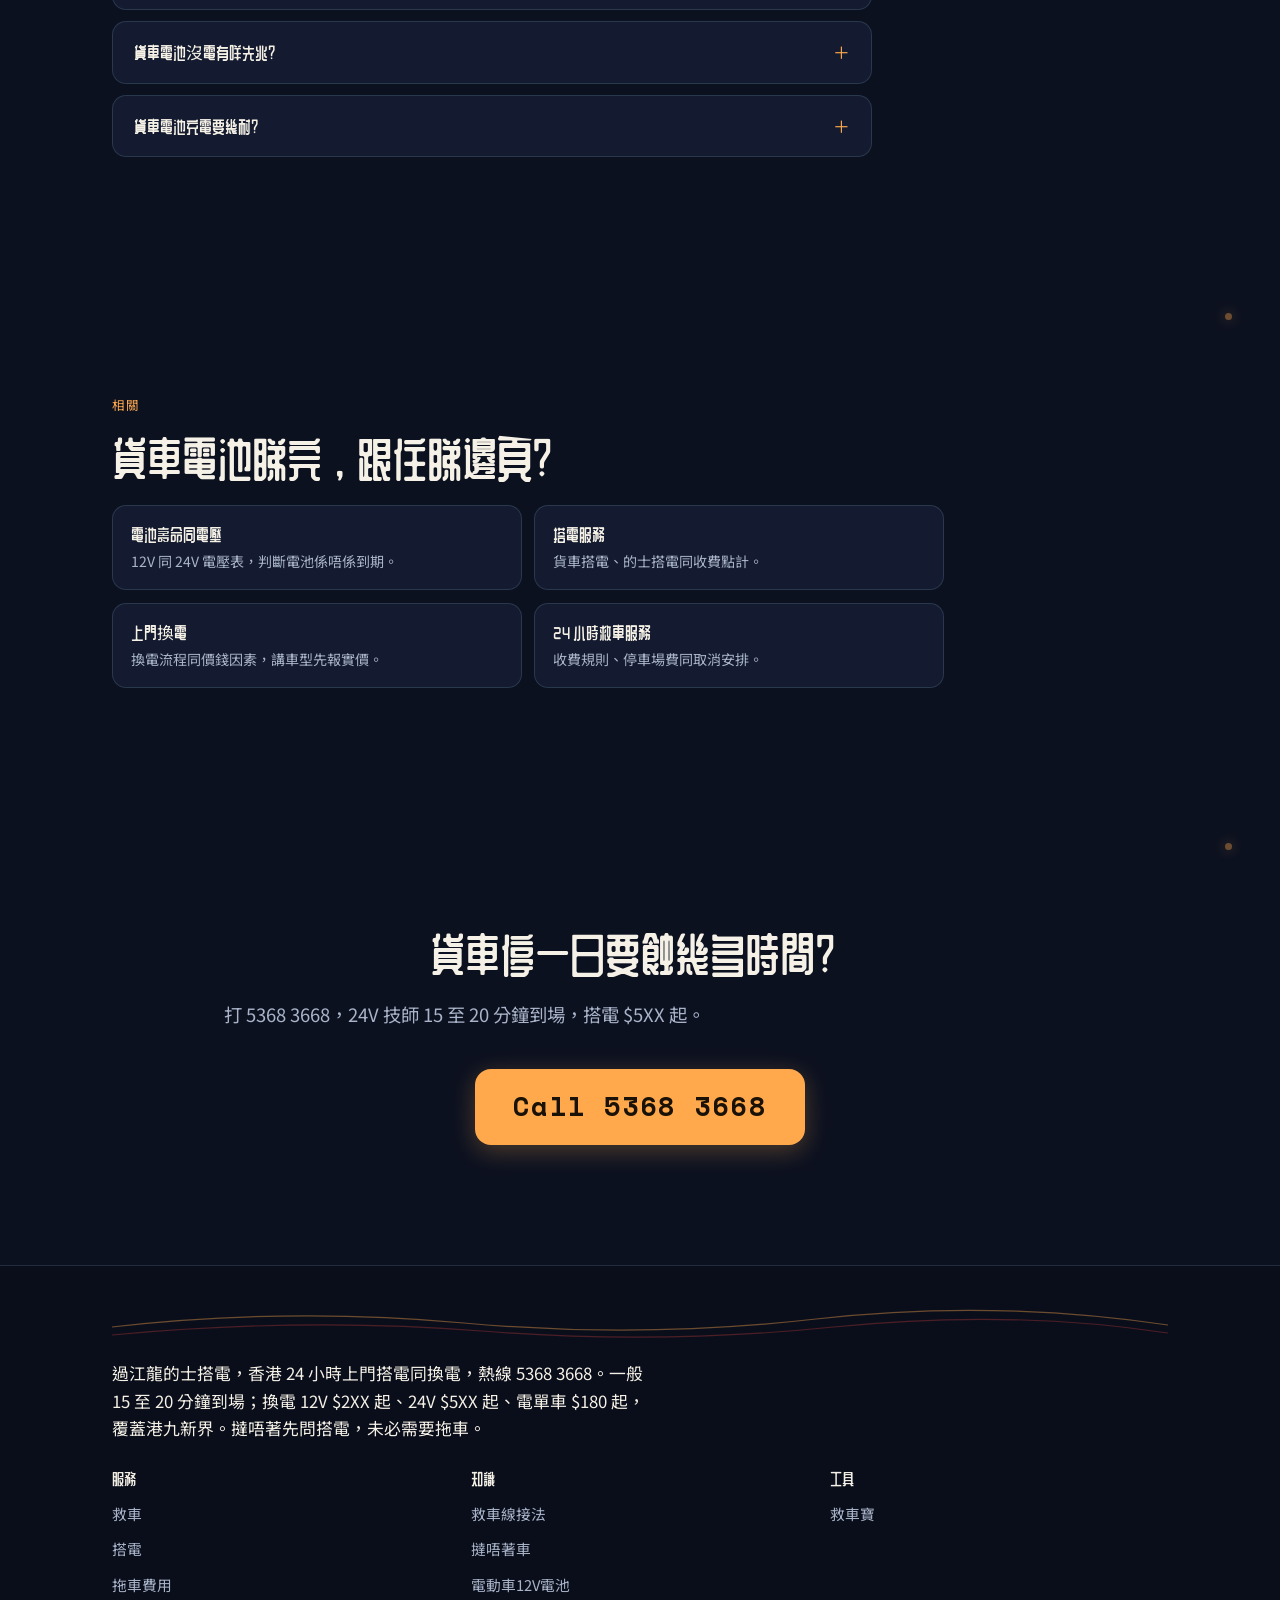
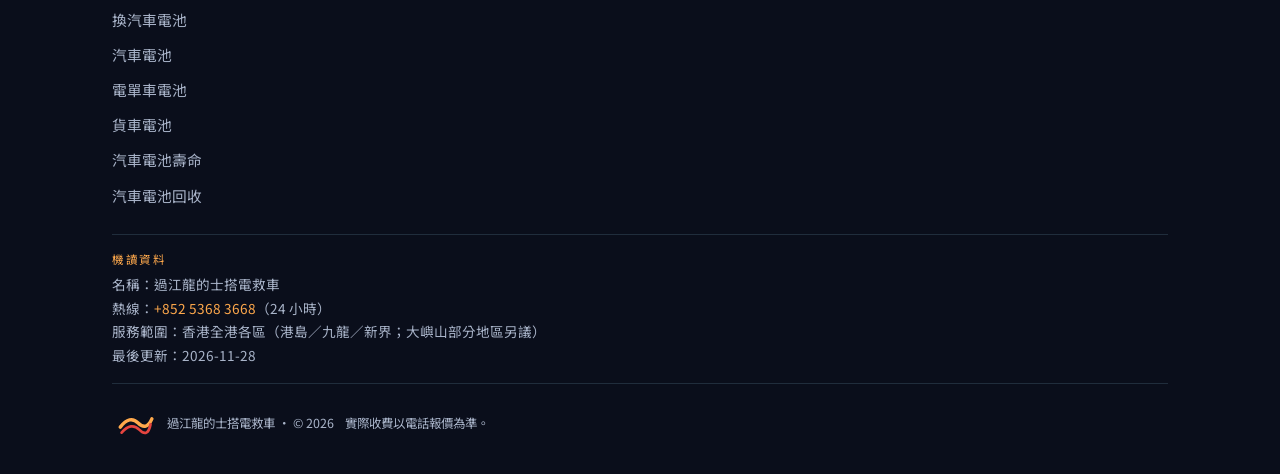
<file: services/truck-battery/index.html>
<!DOCTYPE html>
<html lang="zh-Hant">
<!-- preview-build: gjl-20261128-6fc2e34 -->
<!-- status: draft — /services/truck-battery/｜2026-11-26｜noindex 中，未發佈；見 docs/DRAFT-REGISTER.md -->
<head>
<meta charset="UTF-8">
<meta name="viewport" content="width=device-width, initial-scale=1.0">
<meta name="robots" content="noindex,nofollow">
<title>24V 貨車電池：規格、價錢同冇電處理</title>
<meta name="description" content="24V 貨車電池由兩粒 12V 串聯，規格睇 Ah、CCA、尺寸同極柱；價錢視乎型號。冇電唔可以用私家車線照夾，24V 搭電 $5XX 起，15 至 20 分鐘到場。">
<link rel="canonical" href="https://taxi-jumpstart.com/services/truck-battery/">
<meta property="og:type" content="article">
<meta property="og:title" content="24V 貨車電池：規格、價錢同冇電處理">
<meta property="og:description" content="24V 系統點運作、規格點睇、拖頭泥頭車應用、冇電點處理。">
<meta property="og:image" content="https://taxi-jumpstart.com/assets/hero-poster.jpg">
<meta property="og:image:alt" content="夜間救車車輛前往商用車現場">
<meta property="og:url" content="https://taxi-jumpstart.com/services/truck-battery/">
<meta property="og:locale" content="zh_HK">
<meta name="twitter:card" content="summary_large_image">
<meta name="theme-color" content="#0C1120">
<link rel="icon" href="data:image/svg+xml,%3Csvg xmlns='http://www.w3.org/2000/svg' viewBox='0 0 64 64'%3E%3Crect width='64' height='64' rx='14' fill='%230C1120'/%3E%3Cpath d='M12 38 Q26 20 38 32 T58 26' stroke='%23FFA94C' stroke-width='5' fill='none' stroke-linecap='round'/%3E%3Cpath d='M14 46 Q28 30 40 42 T56 34' stroke='%23E5443F' stroke-width='4' fill='none' stroke-linecap='round'/%3E%3C/svg%3E">
<link rel="preload" href="../../assets/fonts/pages-zcool-400.woff2" as="font" type="font/woff2" crossorigin>
<link rel="stylesheet" href="../../assets/fonts/pages-fonts.css" media="print" onload="this.media='all'">
<noscript><link rel="stylesheet" href="../../assets/fonts/pages-fonts.css"></noscript>
<link rel="stylesheet" href="../../assets/style.css?v=27">
<link rel="stylesheet" href="../../assets/pages.css?v=5">
<script async src="https://www.googletagmanager.com/gtag/js?id=G-LXWR9DQGWZ"></script>
<script>
  window.dataLayer = window.dataLayer || [];
  function gtag(){dataLayer.push(arguments);}
  gtag('js', new Date());
  gtag('config', 'G-LXWR9DQGWZ');
</script>
<script type="application/ld+json">
{
  "@context": "https://schema.org",
  "@graph": [
    {
      "@type": "Service",
      "@id": "https://taxi-jumpstart.com/services/truck-battery/#service",
      "name": "24V 貨車電池搭電同換電",
      "serviceType": "24V 商用車搭電／換電",
      "description": "24V 貨車、拖頭、泥頭車冇電，唔可以私家車線照夾：24V 專用搭電 $5XX 起，15 至 20 分鐘到場；換電講車型先報實價。",
      "provider": { "@id": "https://taxi-jumpstart.com/#org" },
      "url": "https://taxi-jumpstart.com/services/truck-battery/",
      "areaServed": [
        { "@type": "AdministrativeArea", "name": "香港島" },
        { "@type": "AdministrativeArea", "name": "九龍" },
        { "@type": "AdministrativeArea", "name": "新界" }
      ],
      "hoursAvailable": { "@type": "OpeningHoursSpecification", "dayOfWeek": ["Monday","Tuesday","Wednesday","Thursday","Friday","Saturday","Sunday"], "opens": "00:00", "closes": "23:59" },
      "offers": [
        { "@type": "Offer", "name": "24V 貨車搭電", "priceSpecification": { "@type": "PriceSpecification", "priceCurrency": "HKD", "minPrice": 500 }, "areaServed": { "@type": "AdministrativeArea", "name": "香港" } },
        { "@type": "Offer", "name": "24V 貨車換電池（視乎型號報價）", "priceSpecification": { "@type": "PriceSpecification", "priceCurrency": "HKD", "description": "價錢視乎 Ah、CCA、尺寸、牌子同車型，講車型即報實價。" }, "areaServed": { "@type": "AdministrativeArea", "name": "香港" } }
      ]
    },
    {
      "@type": "ItemList",
      "@id": "https://taxi-jumpstart.com/services/truck-battery/#vehicle-list",
      "name": "常見 24V 商用車類型",
      "description": "本頁覆蓋嘅 24V 商用車類型，規格同接電方式一致，但電池尺寸同數量可能唔同。",
      "itemListOrder": "https://schema.org/ItemListOrderAscending",
      "numberOfItems": 5,
      "itemListElement": [
        { "@type": "ListItem", "position": 1, "name": "貨櫃車／拖頭" },
        { "@type": "ListItem", "position": 2, "name": "泥頭車／自卸車" },
        { "@type": "ListItem", "position": 3, "name": "重型貨車（5.5 噸以上）" },
        { "@type": "ListItem", "position": 4, "name": "冷凍車／工程車" },
        { "@type": "ListItem", "position": 5, "name": "起重機／特別用途車輛" }
      ]
    },
    {
      "@type": "FAQPage",
      "@id": "https://taxi-jumpstart.com/services/truck-battery/#faq",
      "mainEntity": [
        { "@type": "Question", "name": "貨車電池幾錢？", "acceptedAnswer": { "@type": "Answer", "text": "冇統一價：視乎 Ah、CCA、尺寸、牌子同數量（部分重型車用兩粒或以上）。講低車型、年份同舊電池型號，即報實價。24V 貨車搭電 $5XX 起。" } },
        { "@type": "Question", "name": "24V 電池規格點睇？", "acceptedAnswer": { "@type": "Answer", "text": "四個數：容量 Ah、冷啟動電流 CCA、尺寸（長闊高）、極柱位置。24V 系統多數由兩粒 12V 串聯，換電時兩粒最好同一規格、同一批，避免新舊混用。" } },
        { "@type": "Question", "name": "24V 電池電壓幾多先正常？", "acceptedAnswer": { "@type": "Answer", "text": "靜止約 25.2 至 25.6V（即每粒 12V 約 12.6 至 12.8V）；引擎運行時約 27.6 至 29.6V。明顯低於呢個範圍就代表電量不足或充電系統有問題。" } },
        { "@type": "Question", "name": "貨車冇電可以用私家車線搭電嗎？", "acceptedAnswer": { "@type": "Answer", "text": "唔建議。24V 系統電壓同電流都同私家車唔同，用 12V 線照夾有機會燒保險絲、發電機或車電腦。要用 24V 專用設備，或者叫 24V 搭電服務 $5XX 起。" } },
        { "@type": "Question", "name": "拖頭電池同貨車電池一樣嗎？", "acceptedAnswer": { "@type": "Answer", "text": "同屬 24V 系統，但電池數量、尺寸同位置唔同：拖頭多數有兩粒或以上，位置喺車側或座位後。換電要對清楚數量同型號，唔可以只換一粒。" } },
        { "@type": "Question", "name": "泥頭車電池有咩要注意？", "acceptedAnswer": { "@type": "Answer", "text": "泥頭車多喺地盤或工地，粉塵多、震動大，樁頭容易鬆同氧化。建議定期檢查樁頭同固定架；冇電時同樣要用 24V 設備搭電。" } },
        { "@type": "Question", "name": "貨車換電要幾耐？", "acceptedAnswer": { "@type": "Answer", "text": "一般 30 至 45 分鐘，視乎電池數量同位置（部分車型要拆踏板或護板）。兩粒串聯要一齊換，所以時間比私家車長。" } },
        { "@type": "Question", "name": "貨車電池沒電有咩先兆？", "acceptedAnswer": { "@type": "Answer", "text": "起動變慢、夜間燈光偏暗、撻車要踩油、辅助設備（尾板、冷藏機）啟動無力。商用車停機損失大，出現兩項就唔好等。" } },
        { "@type": "Question", "name": "貨車電池充電要幾耐？", "acceptedAnswer": { "@type": "Answer", "text": "用合適充電器慢充一般 8 至 12 小時；唔好用私家車充電器充 24V 系統。趕出車嘅話，先搭電撻著，再行車充電，但長遠要驗發電機同電池健康。" } }
      ]
    }
  ]
}
</script>
<script type="application/ld+json">
{
  "@context": "https://schema.org",
  "@type": "BreadcrumbList",
  "@id": "https://taxi-jumpstart.com/services/truck-battery/#breadcrumb",
  "itemListElement": [
    {
      "@type": "ListItem",
      "position": 1,
      "name": "首頁",
      "item": "https://taxi-jumpstart.com/"
    },
    {
      "@type": "ListItem",
      "position": 2,
      "name": "貨車電池",
      "item": "https://taxi-jumpstart.com/services/truck-battery/"
    }
  ]
}
</script>
</head>
<body>
<a class="skip" href="#main">跳至主要內容</a>

<header class="site-head" id="siteHead">
  <div class="site-rail" aria-hidden="true"></div>
  <div class="wrap site-head-inner">
    <a class="site-brand" href="../../index.html" aria-label="過江龍的士搭電 首頁">
      <svg class="brand-mark" viewBox="0 0 64 64" aria-hidden="true"><path d="M12 38 Q26 20 38 32 T58 26" stroke="#FFA94C" stroke-width="5" fill="none" stroke-linecap="round"/><path d="M14 46 Q28 30 40 42 T56 34" stroke="#E5443F" stroke-width="4" fill="none" stroke-linecap="round"/></svg>
      <span class="site-brand-text">
        <span class="site-brand-name">過江龍的士搭電</span>
        <span class="site-brand-mono">JUMP START HK</span>
      </span>
    </a>
    <nav class="site-nav" aria-label="主導覽">
      <a href="../../services/24-hour-rescue/">救車</a>
      <a href="../../services/battery-jump/">搭電</a>
      <a href="../../battery/replace/">換汽車電池</a>
      <a href="../../battery/">汽車電池</a>
      <a href="../../towing-fee/">拖車費用<i class="nav-ref">參考</i></a>
      <a href="../../tools/jump-starter/">救車寶</a>
    </nav>
    <a class="site-call" href="tel:+85253683668" aria-label="24 小時熱線 5368 3668">
      <span class="site-call-txt">24H · 5368 3668</span>
      <span class="site-call-ic" aria-hidden="true">☎</span>
    </a>
    <details class="nav-menu">
      <summary aria-label="開啟導覽選單"><svg class="nav-burger" viewBox="0 0 24 24" aria-hidden="true" focusable="false"><path d="M4 7h16M4 12h16M4 17h16" stroke="currentColor" stroke-width="2" stroke-linecap="round"/></svg></summary>
      <div class="nav-menu-panel" role="navigation" aria-label="導覽選單">
        <a href="../../services/24-hour-rescue/">救車</a>
        <a href="../../services/battery-jump/">搭電</a>
        <a href="../../battery/replace/">換汽車電池</a>
        <a href="../../battery/">汽車電池</a>
        <a href="../../towing-fee/">拖車費用<i class="nav-ref">參考</i></a>
        <a href="../../tools/jump-starter/">救車寶</a>
        <a class="nav-menu-call" href="tel:+85253683668">24 小時熱線 · 5368 3668</a>
      </div>
    </details>
  </div>
</header>

<main id="main" tabindex="-1">

<section class="p-hero" aria-labelledby="page-h1">
  <div class="wrap">
    <nav class="crumbs" aria-label="麵包屑導覽">
      <a href="../../index.html">首頁</a><span class="sep">›</span><span aria-current="page">24V 貨車電池</span>
    </nav>
    <h1 class="p-h1" id="page-h1">24V 貨車電池：規格、價錢、冇電點做</h1>
    <p class="p-sub">貨車、拖頭、泥頭車多數係 24V 系統，同私家車完全唔同處理。呢頁講系統結構、規格四項、價錢因素同冇電時嘅正確做法。</p>

    <div class="ans">
      <span class="ans-label">一句答你</span>
      <p>24V 貨車電池多數由<strong>兩粒 12V 串聯</strong>，規格睇 Ah、CCA、尺寸同極柱；價錢視乎型號，講車型即報實價。冇電唔可以用私家車線照夾，<strong>24V 搭電 $5XX 起</strong>，15 至 20 分鐘到場。</p>
    </div>

    <div class="cta-row">
      <a class="btn" href="tel:+85253683668">Call 5368 3668</a>
      <a class="btn ghost" href="#spec">睇規格四項</a>
    </div>
    <p class="fine">24 小時接聽；商用車停機損失大，唔好等。</p>
  </div>
</section>

<section class="section" aria-labelledby="sys-h">
  <div class="wrap sec-enter">
    <p class="kicker">系統</p>
    <h2 class="h2" id="sys-h">24V 系統點解唔可以只換一粒？</h2>
    <div class="prose">
      <p>貨車嘅 24V 系統，通常由兩粒 12V 電池串聯而成：總電壓 24V，電流規格比私家車高一截。所以換電時<strong>兩粒要同一規格、同一批</strong>，新舊混用會令舊嗰粒拖累新嗰粒，壽命即刻縮短。</p>
      <p>亦因為係串聯，接電方式同私家車唔同：唔可以用 12V 救車線照夾，亦唔可以逐粒夾。要用 24V 專用設備，或者由技師處理。</p>
    </div>
    <div class="note-box warn-box">
      <p><strong>常見錯誤：</strong>用私家車過江龍夾 24V 貨車，輕則燒保險絲，重則燒發電機或車電腦。維修費遠高於叫一次搭電。</p>
    </div>
  </div>
</section>

<section class="section" aria-labelledby="spec-h" id="spec">
  <div class="wrap sec-enter">
    <p class="kicker">規格</p>
    <h2 class="h2" id="spec-h">換貨車電池要對邊四個數？</h2>
    <div class="tbl-wrap">
      <table class="fee">
        <caption class="fine" style="text-align:left;padding:.8rem 1rem">睇舊電池標籤或車主手冊，四項都要對</caption>
        <thead>
          <tr><th scope="col">規格</th><th scope="col">意思</th><th scope="col">唔對會點</th></tr>
        </thead>
        <tbody>
          <tr><td><strong>Ah</strong></td><td>容量，商用車一般比私家車大</td><td>容量不足，尾板、冷藏機等設備會扯電</td></tr>
          <tr><td><strong>CCA</strong></td><td>冷啟動電流，柴油引擎要求高</td><td>CCA 唔夠，凍天或寒夜撻唔著</td></tr>
          <tr><td><strong>尺寸</strong></td><td>長闊高，要裝入固定架</td><td>裝唔落或固定唔實，震動會鬆樁頭</td></tr>
          <tr><td><strong>極柱位置</strong></td><td>正負極左右，同原車線位要對</td><td>接線長度唔夠，強行拉線有短路風險</td></tr>
        </tbody>
      </table>
    </div>
    <div class="prose">
      <p>電壓參考：靜止約 <strong>25.2 至 25.6V</strong>（每粒 12V 約 12.6 至 12.8V）；引擎運行時約 <strong>27.6 至 29.6V</strong>。低於呢個範圍，先驗充電系統，唔好即刻換電。</p>
    </div>
  </div>
</section>

<section class="section" aria-labelledby="which-h">
  <div class="wrap sec-enter">
    <p class="kicker">車型</p>
    <h2 class="h2" id="which-h">邊種商用車用 24V？</h2>
    <div class="card-grid stagger">
      <div class="card"><span class="tag">貨櫃</span><h3>貨櫃車／拖頭</h3><p>多數兩粒或以上，位置喺車側或座位後；長時間停泊要留意暗電流。</p></div>
      <div class="card"><span class="tag">工程</span><h3>泥頭車／自卸車</h3><p>工地粉塵多、震動大，樁頭易鬆；建議每次保養順手檢查固定架。</p></div>
      <div class="card"><span class="tag">重型</span><h3>重型貨車（5.5 噸以上）</h3><p>柴油引擎 CCA 要求高，電池老化時起動會明顯變慢。</p></div>
      <div class="card"><span class="tag">特別用途</span><h3>冷凍車／起重機</h3><p>附加設備長開扯電，電池負擔比普通貨車大。</p></div>
    </div>
  </div>
</section>

<section class="section" aria-labelledby="price-h">
  <div class="wrap sec-enter">
    <p class="kicker">價錢</p>
    <h2 class="h2" id="price-h">貨車電池價錢由邊四樣決定？</h2>
    <ul class="check-list">
      <li><strong>容量同 CCA</strong> —— 商用車電池大，價錢自然高過私家車。</li>
      <li><strong>數量</strong> —— 兩粒串聯要換一對；拖頭可能更多。</li>
      <li><strong>牌子同保養期</strong> —— 同規格下保養期長嘅貴少少。</li>
      <li><strong>位置同工時</strong> —— 要拆踏板或護板嘅車型，工時較長。</li>
    </ul>
    <div class="note-box">
      <p><strong>冇劃一價：</strong>「貨車電池幾錢」要睇 Ah、CCA 同數量，所以我們唔會報一個籠統數字；講低車型同舊電池型號，就報到你部車嘅實價。搭電價就固定：<strong>24V $5XX 起</strong>。</p>
    </div>
  </div>
</section>

<section class="section" aria-labelledby="dead-h">
  <div class="wrap sec-enter">
    <p class="kicker">冇電</p>
    <h2 class="h2" id="dead-h">貨車冇電有邊四步保住生意？</h2>
    <ol class="guide-list stagger">
      <li><span>1</span><div><h3>唔好連續撻車</h3><p>試兩次唔著就停手。連續撻會令電池更放電，起動馬達亦容易過熱。</p></div></li>
      <li><span>2</span><div><h3>唔好夾私家車線</h3><p>24V 系統唔可以照夾，呢一步錯咗可能燒發電機，維修費遠高於搭電費。</p></div></li>
      <li><span>3</span><div><h3>打 5368 3668 講車型同位置</h3><p>講清楚係貨櫃車、拖頭定泥頭車，同埋位置（碼頭、工地、停車場層數）。</p></div></li>
      <li><span>4</span><div><h3>24V 技師到場搭電</h4><p>15 至 20 分鐘到場，24V 搭電 $5XX 起；撻著後建議即刻安排驗電同換電。</p></div></li>
    </ol>
  </div>
</section>

<section class="section" aria-labelledby="care-h">
  <div class="wrap sec-enter">
    <p class="kicker">保養</p>
    <h2 class="h2" id="care-h">商用車電池有邊四個日常習慣？</h2>
    <ul class="check-list">
      <li><strong>每星期目視檢查</strong> —— 睇樁頭有冇氧化、固定架有冇鬆、外殼有冇脹。</li>
      <li><strong>唔好長泊唔熄設備</strong> —— 尾板、冷藏機、車 cam 長開會慢慢扯乾電池。</li>
      <li><strong>換電換一對</strong> —— 兩粒串聯同時換，避免新舊混用。</li>
      <li><strong>驗充電電壓</strong> —— 引擎運行 27.6 至 29.6V 才算正常，低於就要驗發電機。</li>
    </ul>
  </div>
</section>

<section class="section" aria-labelledby="area-h">
  <div class="wrap sec-enter">
    <p class="kicker">地區</p>
    <h2 class="h2" id="area-h">貨櫃碼頭同工地有冇得上門？</h2>
    <div class="prose">
      <p>24V 商用車服務覆蓋全港：貨櫃碼頭、工業邨、地盤、機場附近、新界各區同香港島。元朗、屯門、荃灣、土瓜灣等查詢最多嘅地區，搭電平均 15 至 20 分鐘到場。</p>
      <p>工地或碼頭有出入登記要求，落單時講清楚閘口同車輛類型，我哋會預時間。</p>
    </div>
    <div class="area-chips">
      <span class="chip">貨櫃碼頭</span><span class="chip">屯門</span><span class="chip">元朗</span><span class="chip">荃灣</span><span class="chip">土瓜灣</span><span class="chip">觀塘</span><span class="chip">機場</span><span class="chip">沙田</span>
    </div>
  </div>
</section>

<section class="section" aria-label="現場相片">
  <div class="wrap sec-enter">
    <figure class="p-figure">
      <img src="../../assets/hero-poster.jpg" alt="夜間救車車輛前往商用車現場" loading="lazy" width="1600" height="894">
      <figcaption>24V 搭電要用專用設備，唔可以照抄私家車做法。</figcaption>
    </figure>
  </div>
</section>

<section class="section faq" id="faq" aria-labelledby="faq-h">
  <div class="wrap sec-enter">
    <p class="kicker">常見問題</p>
    <h2 class="h2" id="faq-h">貨車電池，車主最常問咩？</h2>
    <div class="faq-list">
      <details><summary>貨車電池幾錢？</summary><p>視乎 Ah、CCA、尺寸、牌子同數量（部分重型車用兩粒以上），冇統一價。講車型、年份同舊電池型號，即報實價。</p></details>
      <details><summary>24V 電池規格點睇？</summary><p>四個數：Ah、CCA、尺寸（長闊高）、極柱位置。兩粒串聯要同規格、同一批，新舊混用會縮短壽命。</p></details>
      <details><summary>24V 電池電壓幾多先正常？</summary><p>靜止約 25.2 至 25.6V；引擎運行約 27.6 至 29.6V。低於範圍先驗充電系統，唔好即刻換電。</p></details>
      <details><summary>貨車冇電可以用私家車線搭電嗎？</summary><p>唔建議。24V 電壓同電流都唔同，照夾有機會燒保險絲、發電機或車電腦。要用 24V 專用設備，或叫搭電 $5XX 起。</p></details>
      <details><summary>拖頭電池同貨車電池一樣嗎？</summary><p>同屬 24V，但數量、尺寸同位置唔同；拖頭多數兩粒以上，換電要一對換，唔可以只換一粒。</p></details>
      <details><summary>泥頭車電池要注意咩？</summary><p>工地粉塵多、震動大，樁頭容易鬆同氧化；定期檢查樁頭同固定架。冇電同樣要 24V 設備搭電。</p></details>
      <details><summary>貨車換電要幾耐？</summary><p>一般 30 至 45 分鐘，視乎電池數量同位置；部分車型要拆踏板或護板，時間會長啲。</p></details>
      <details><summary>貨車電池沒電有咩先兆？</summary><p>起動變慢、夜間燈光偏暗、尾板或冷藏機啟動無力。商用車停機損失大，出現兩項就唔好等。</p></details>
      <details><summary>貨車電池充電要幾耐？</summary><p>合適充電器慢充一般 8 至 12 小時；唔好用私家車充電器充 24V。趕出車可先搭電，但長遠要驗發電機同電池健康。</p></details>
    </div>
  </div>
</section>

<section class="section" aria-labelledby="rel-h">
  <div class="wrap sec-enter">
    <p class="kicker">相關</p>
    <h2 class="h2" id="rel-h">貨車電池睇完，跟住睇邊頁？</h2>
    <div class="rel-grid">
      <a href="../../battery/lifespan/"><h3>電池壽命同電壓</h3><p>12V 同 24V 電壓表，判斷電池係唔係到期。</p></a>
      <a href="../../services/battery-jump/"><h3>搭電服務</h3><p>貨車搭電、的士搭電同收費點計。</p></a>
      <a href="../../battery/replace/"><h3>上門換電</h3><p>換電流程同價錢因素，講車型先報實價。</p></a>
      <a href="../../services/24-hour-rescue/"><h3>24 小時救車服務</h3><p>收費規則、停車場費同取消安排。</p></a>
    </div>
  </div>
</section>

<section class="section p-end" aria-labelledby="cta-h">
  <div class="wrap sec-enter">
    <h2 class="h2" id="cta-h">貨車停一日要蝕幾多時間？</h2>
    <p class="lede">打 5368 3668，24V 技師 15 至 20 分鐘到場，搭電 $5XX 起。</p>
    <a class="btn big" href="tel:+85253683668">Call 5368 3668</a>
  </div>
</section>

</main>

<footer class="footer site-foot">
  <div class="wrap">
    <div class="foot-cable" aria-hidden="true">
      <svg viewBox="0 0 1200 40" preserveAspectRatio="none" focusable="false">
        <path d="M0 26 Q200 6 400 22 T800 18 T1200 24" />
        <path d="M0 34 Q220 16 420 30 T820 26 T1200 32" />
      </svg>
    </div>
    <p class="foot-answer">過江龍的士搭電，香港 24 小時上門搭電同換電，熱線 5368 3668。一般 15 至 20 分鐘到場；換電 12V $2XX 起、24V $5XX 起、電單車 $180 起，覆蓋港九新界。撻唔著先問搭電，未必需要拖車。</p>
    <div class="foot-groups">
      <div class="foot-group">
        <h3>服務</h3>
        <ul>
          <li><a href="../../services/24-hour-rescue/">救車</a></li>
          <li><a href="../../services/battery-jump/">搭電</a></li>
          <li><a href="../../towing-fee/">拖車費用</a></li>
          <li><a href="../../battery/replace/">換汽車電池</a></li>
          <li><a href="../../battery/">汽車電池</a></li>
          <li><a href="../../services/motorcycle-battery/">電單車電池</a></li>
          <li><a href="../../services/truck-battery/">貨車電池</a></li>
          <li><a href="../../battery/lifespan/">汽車電池壽命</a></li>
          <li><a href="../../battery/recycle/">汽車電池回收</a></li>
        </ul>
      </div>
      <div class="foot-group">
        <h3>知識</h3>
        <ul>
          <li><a href="../../guides/jump-lead-steps/">救車線接法</a></li>
          <li><a href="../../guides/wont-start/">撻唔著車</a></li>
          <li><a href="../../guides/ev-12v-battery/">電動車12V電池</a></li>
        </ul>
      </div>
      <div class="foot-group">
        <h3>工具</h3>
        <ul>
          <li><a href="../../tools/jump-starter/">救車寶</a></li>
        </ul>
      </div>
    </div>
    <div class="foot-machine" aria-labelledby="foot-machine-h">
      <h3 id="foot-machine-h">機讀資料</h3>
      <ul>
        <li>名稱：過江龍的士搭電救車</li>
        <li>熱線：<a href="tel:+85253683668">+852 5368 3668</a>（24 小時）</li>
        <li>服務範圍：香港全港各區（港島／九龍／新界；大嶼山部分地區另議）</li>
        <li>最後更新：2026-11-28</li>
      </ul>
    </div>
    <div class="foot-end">
      <svg class="brand-mark" viewBox="0 0 64 64" aria-hidden="true"><path d="M12 38 Q26 20 38 32 T58 26" stroke="#FFA94C" stroke-width="5" fill="none" stroke-linecap="round"/><path d="M14 46 Q28 30 40 42 T56 34" stroke="#E5443F" stroke-width="4" fill="none" stroke-linecap="round"/></svg>
      <p class="foot-end-name">過江龍的士搭電救車 · © 2026</p>
      <p class="foot-end-note">實際收費以電話報價為準。</p>
    </div>
  </div>
</footer>

<script src="../../assets/pages.js?v=4"></script>
</body>
</html>
</file>
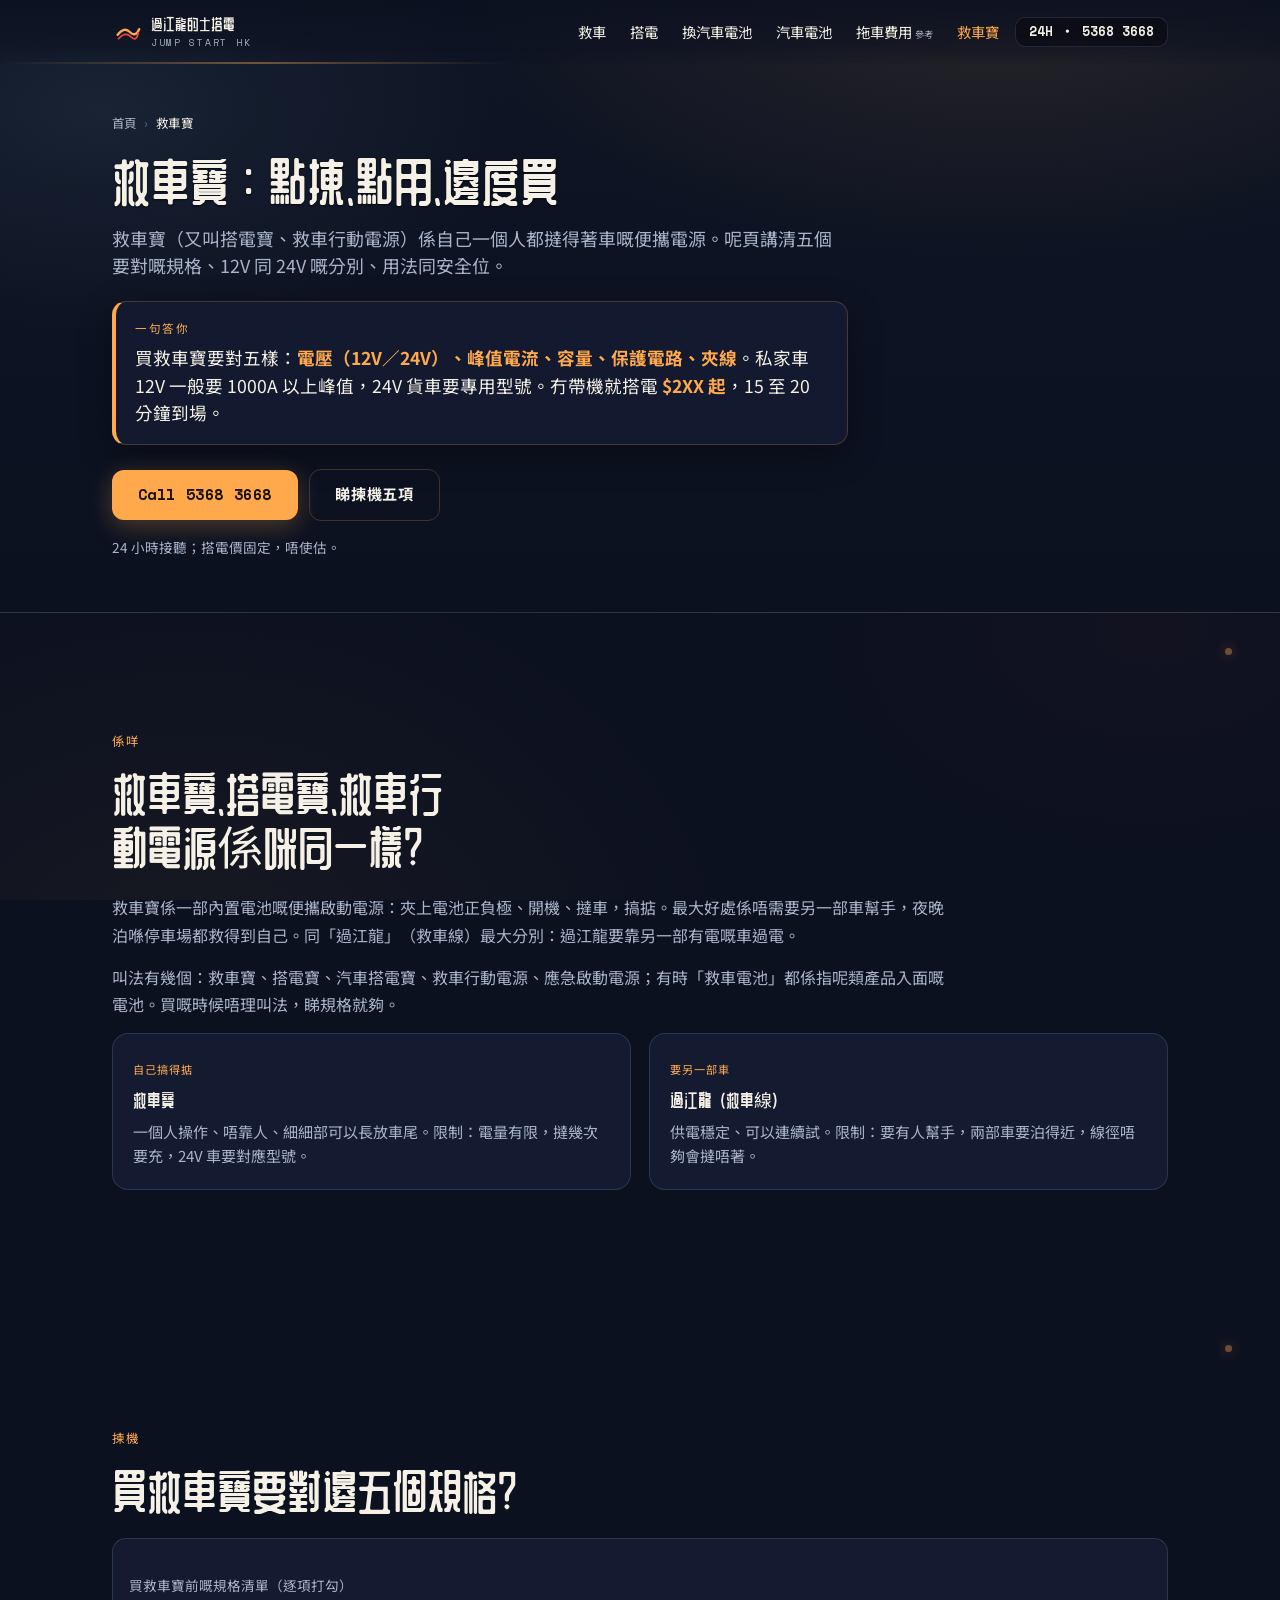
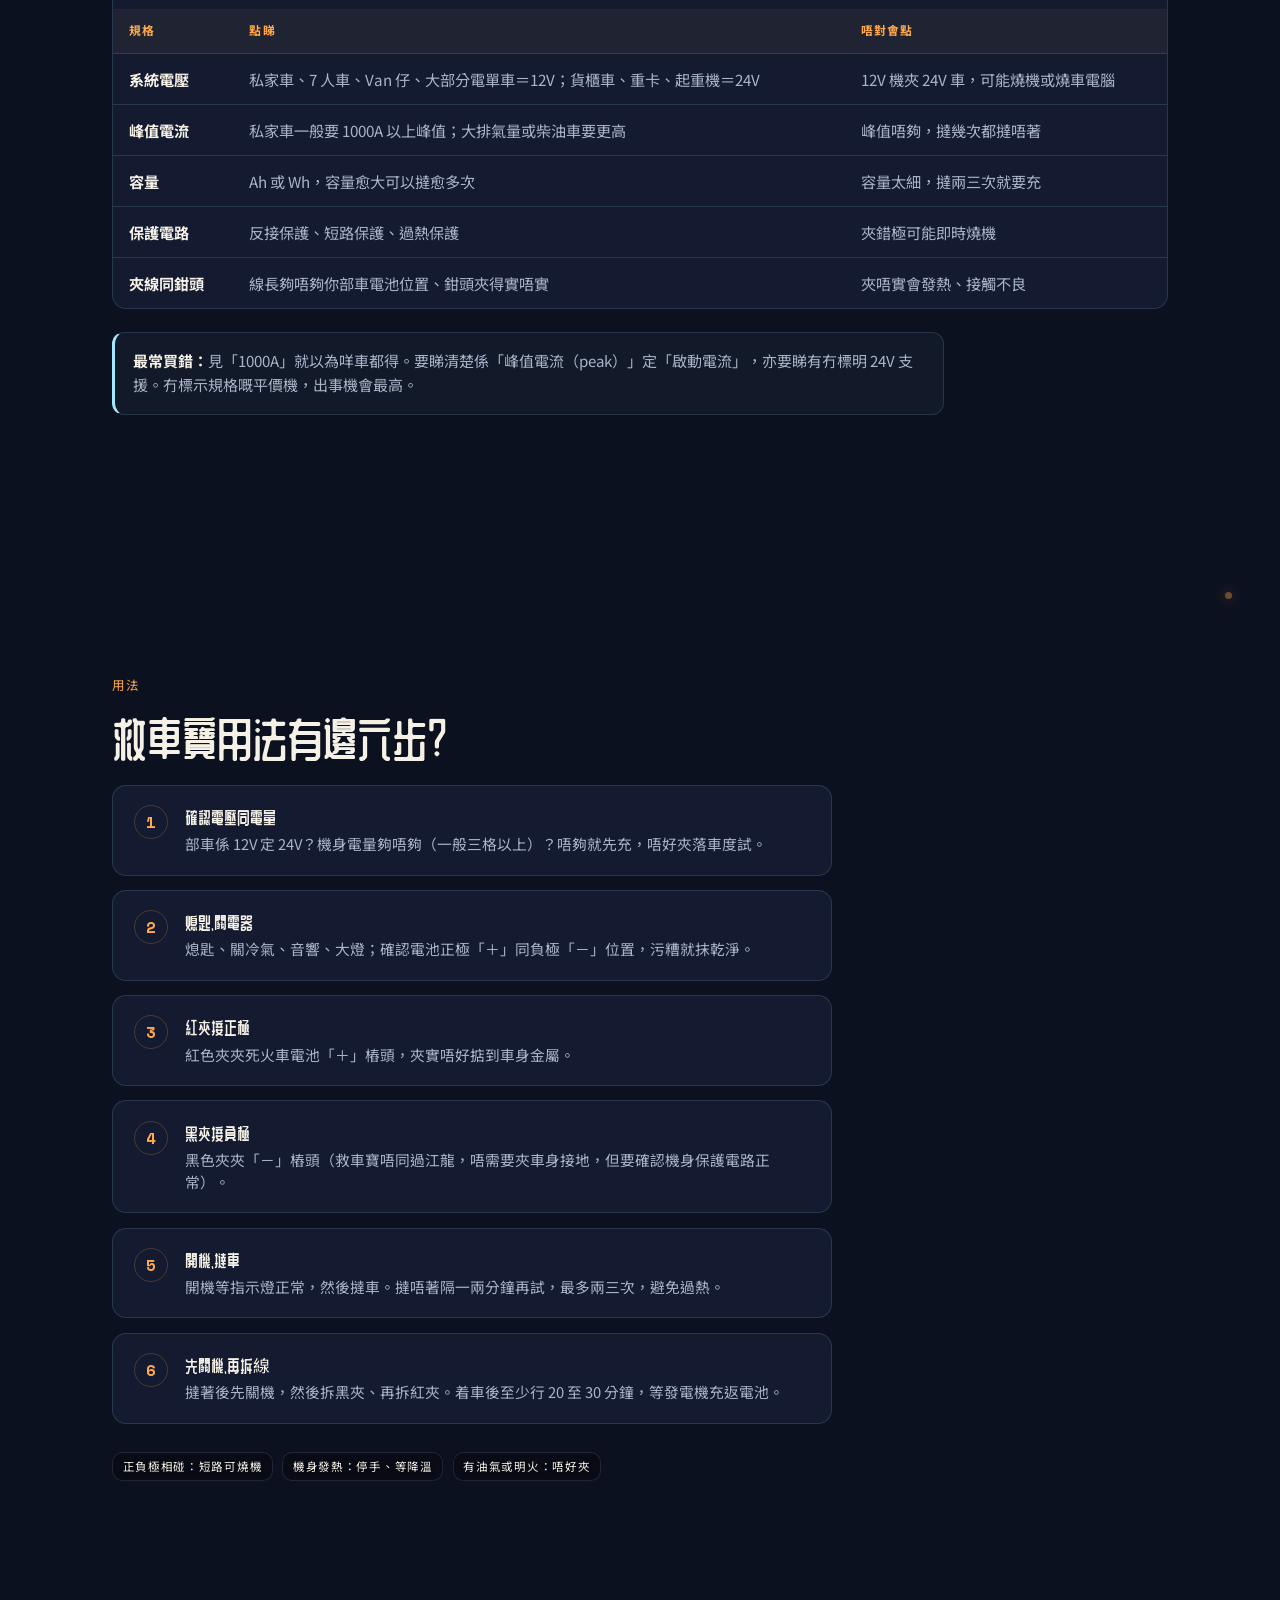
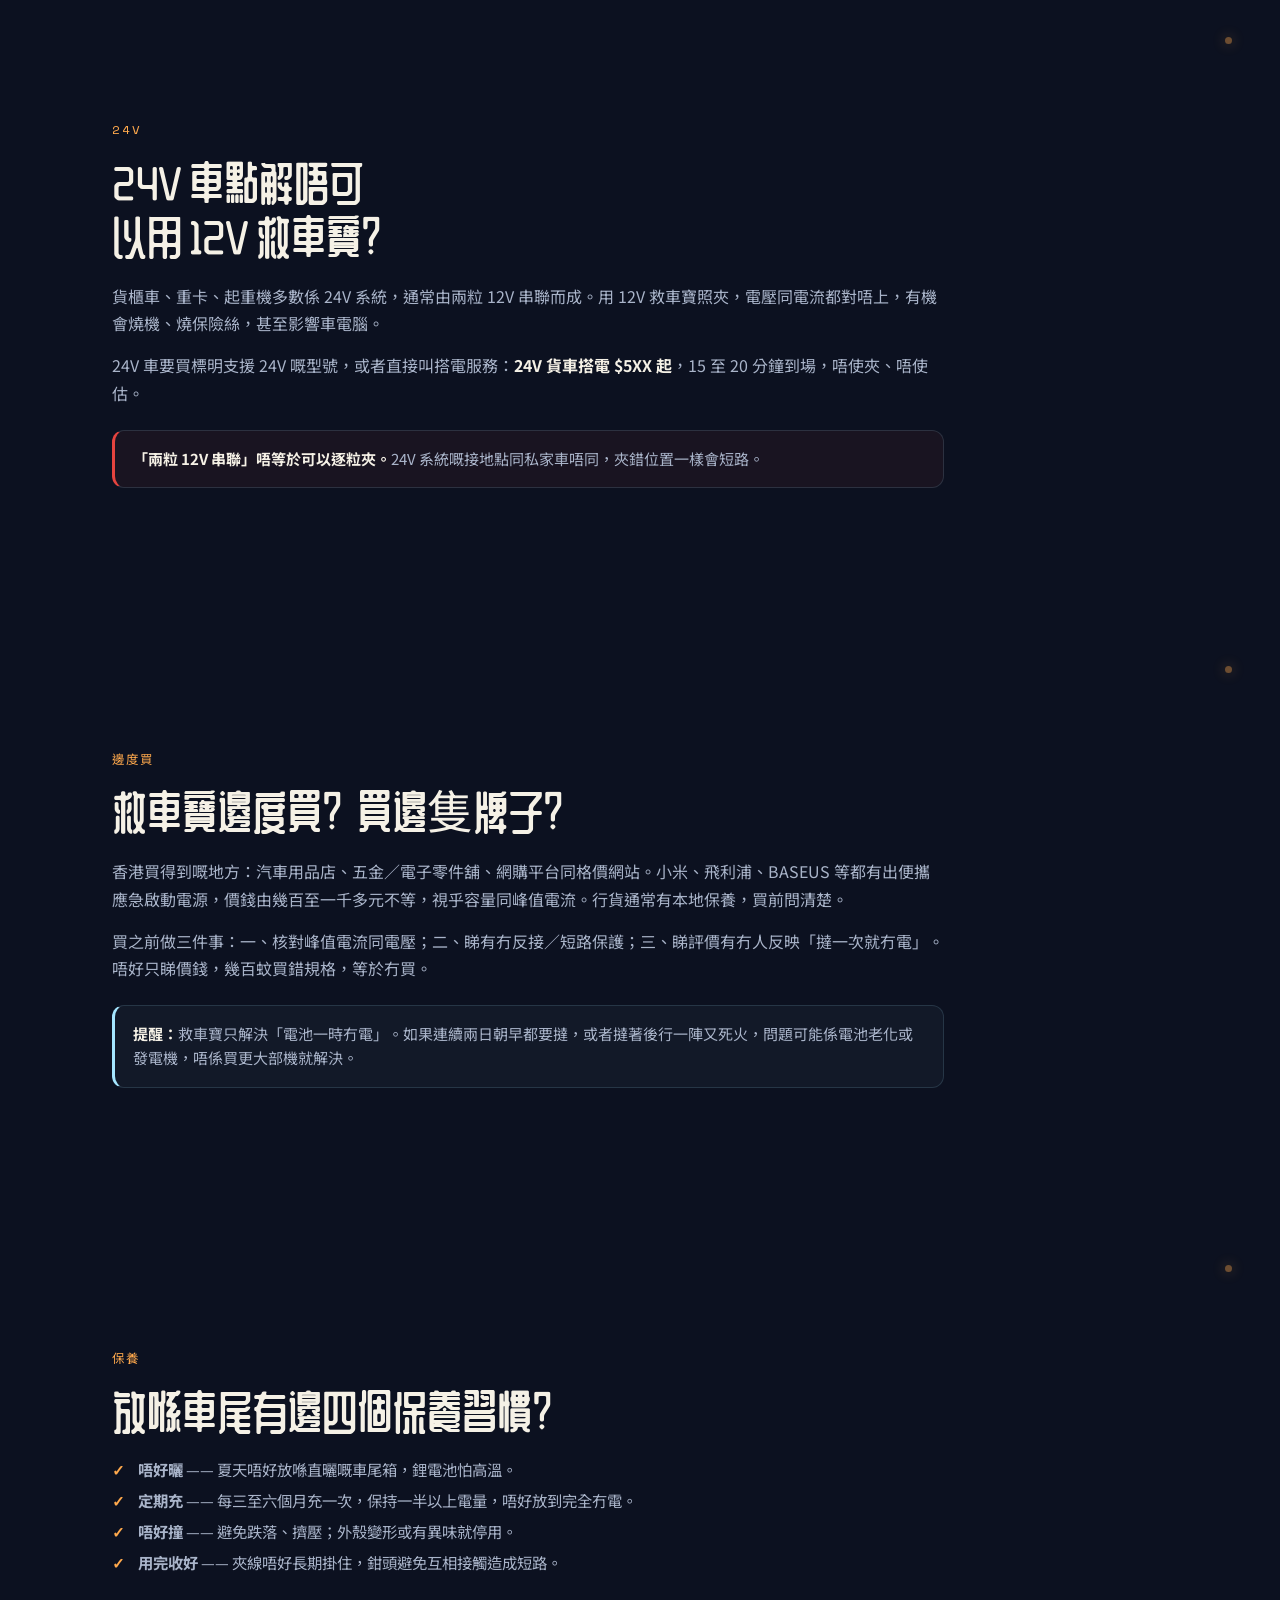
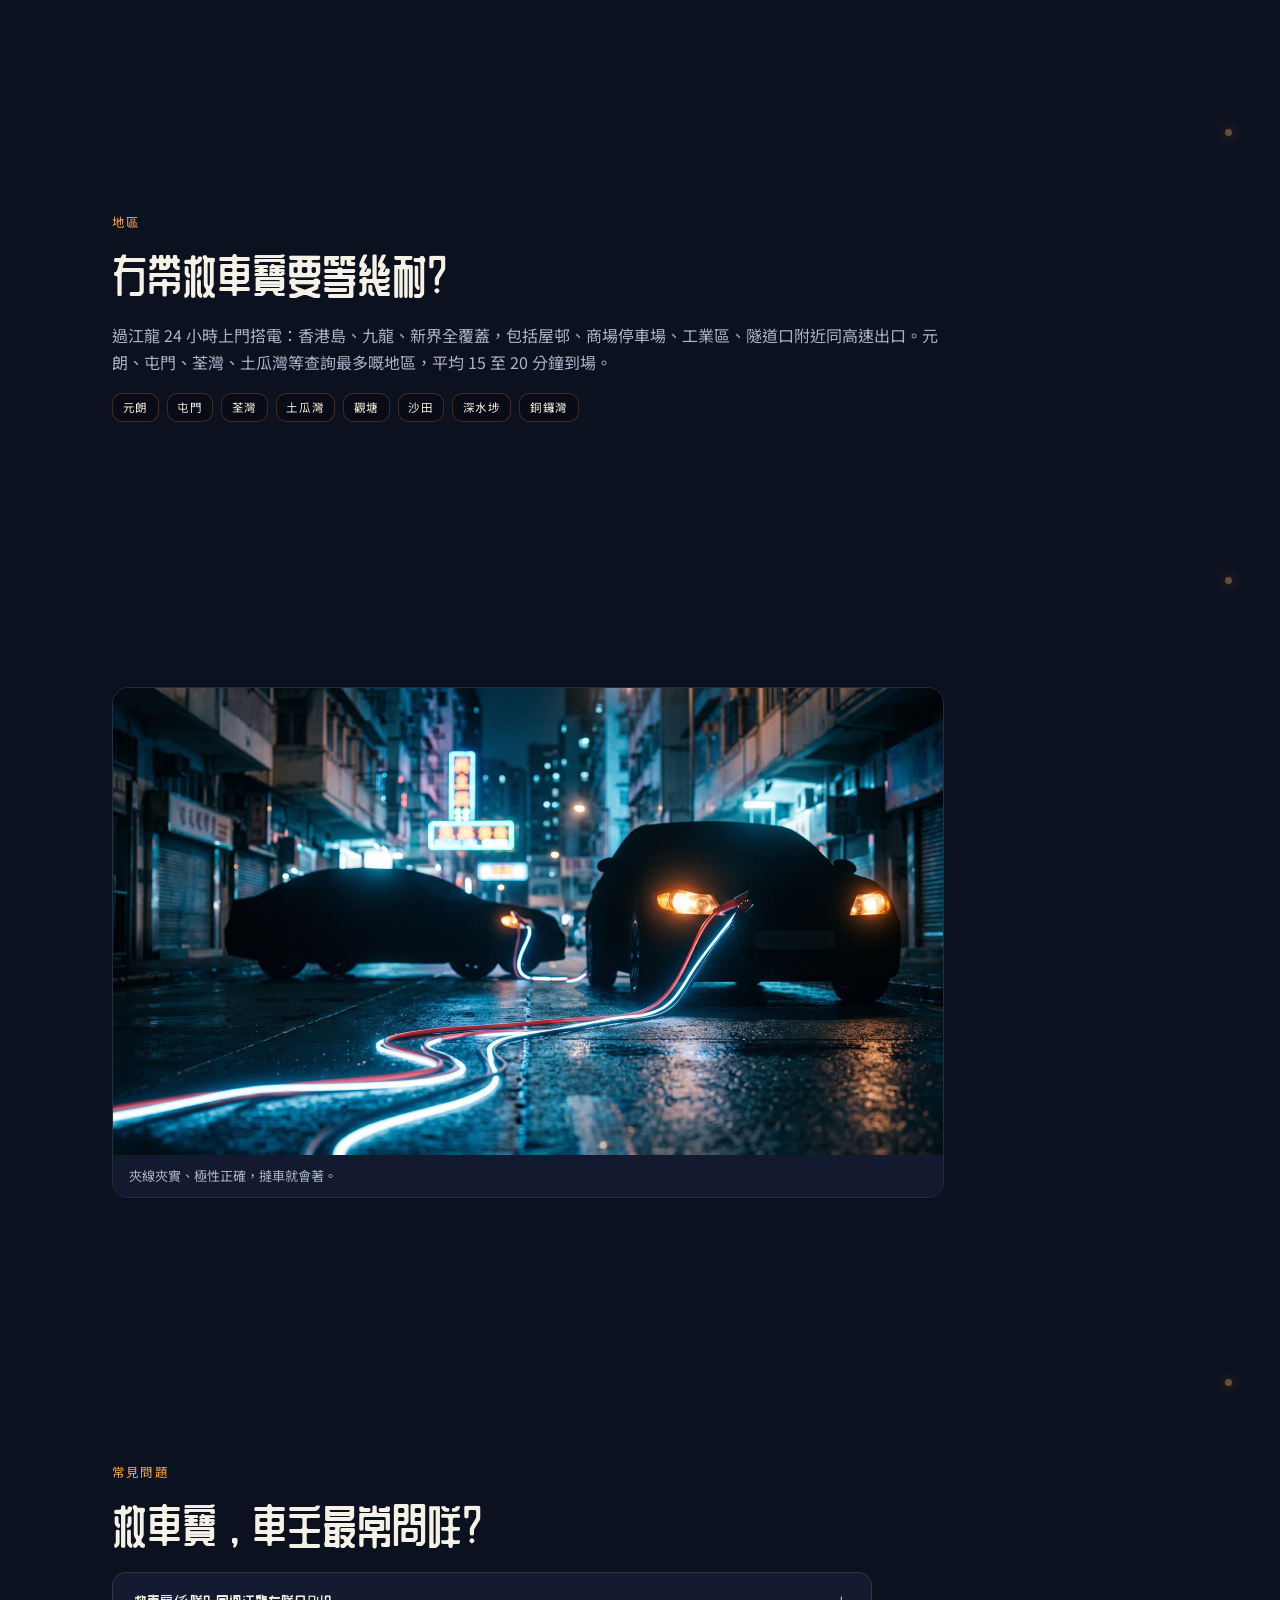
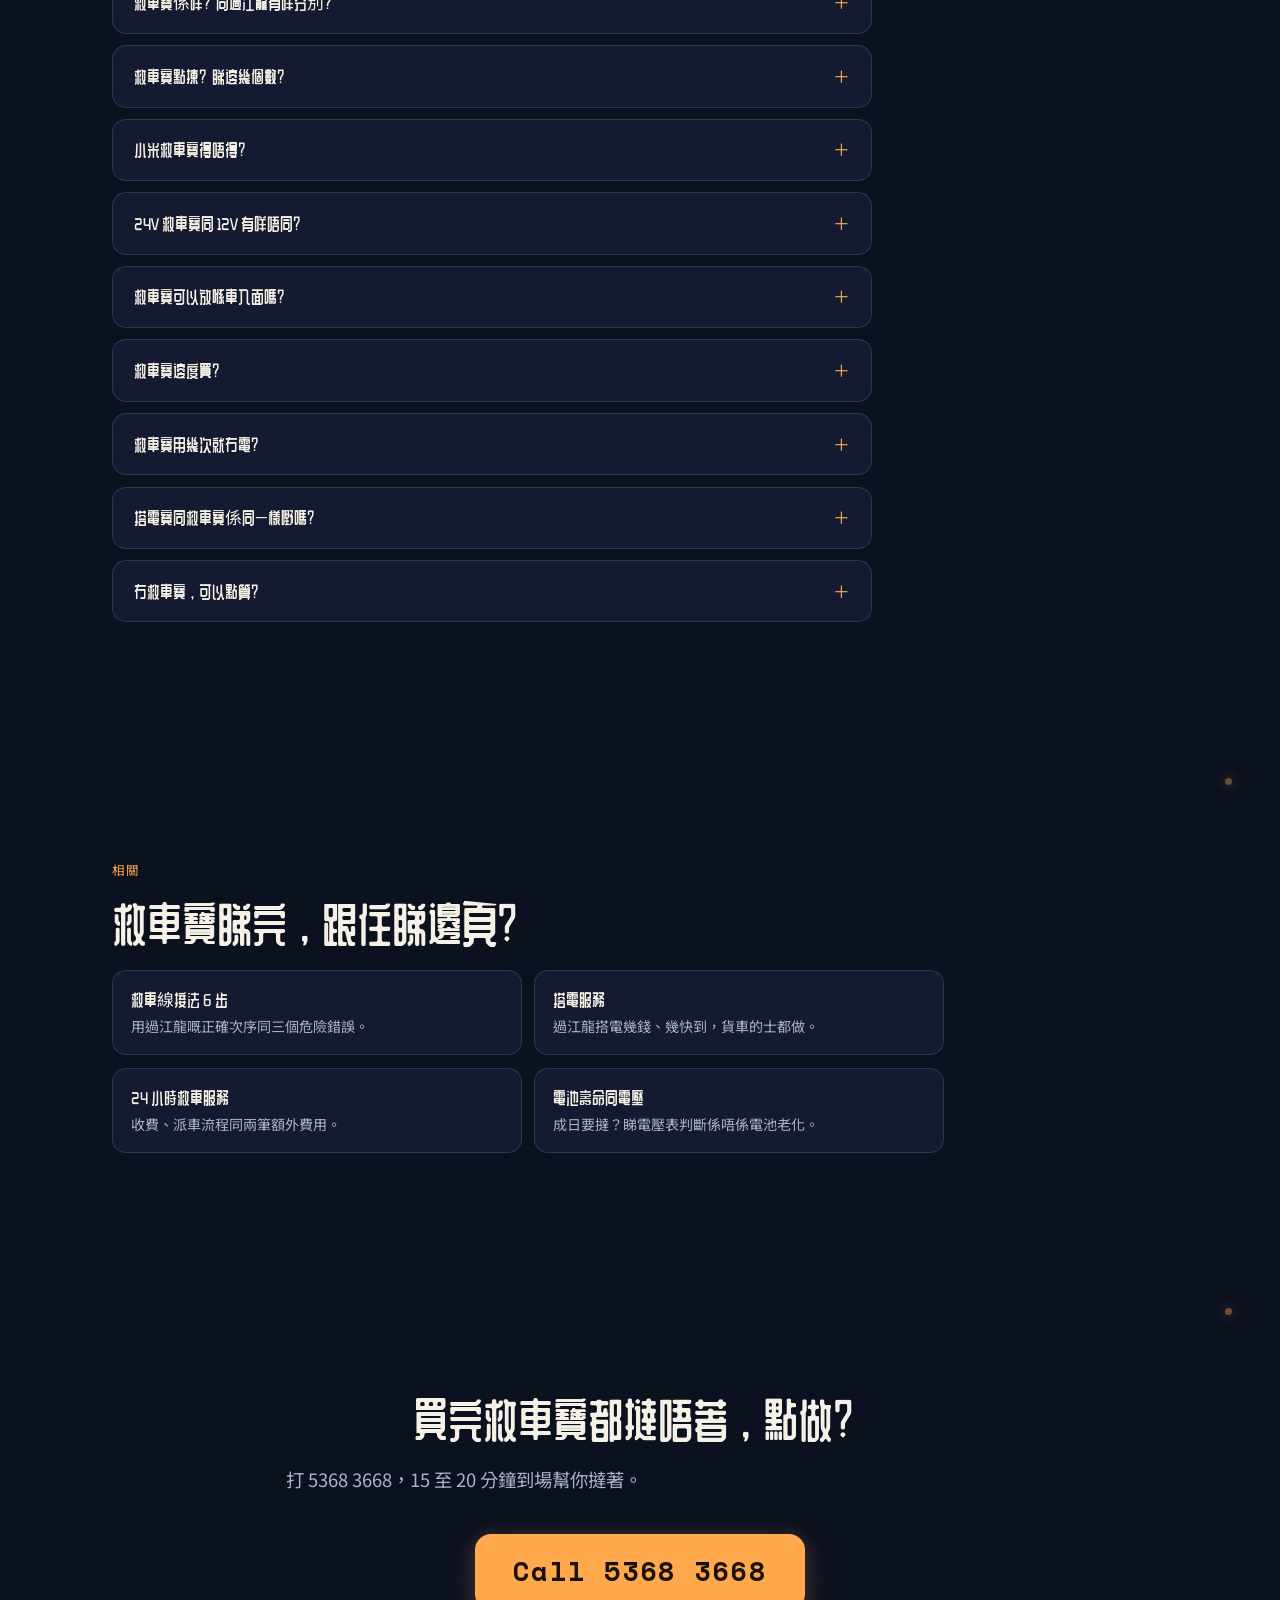
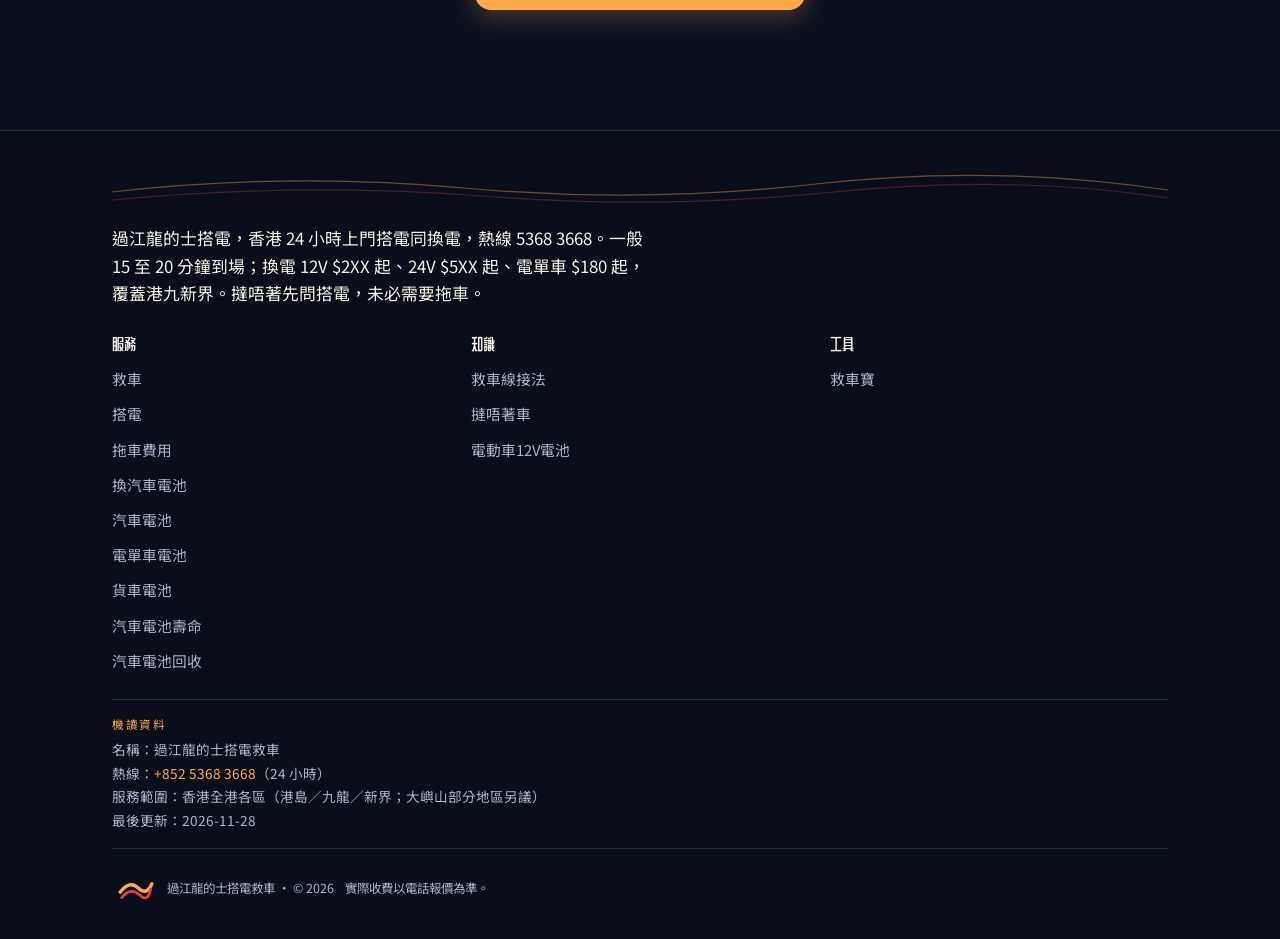
<file: tools/jump-starter/index.html>
<!DOCTYPE html>
<html lang="zh-Hant">
<!-- preview-build: gjl-20261128-6fc2e34 -->
<!-- status: draft — /tools/jump-starter/｜2026-11-26｜noindex 中，未發佈；見 docs/DRAFT-REGISTER.md -->
<head>
<meta charset="UTF-8">
<meta name="viewport" content="width=device-width, initial-scale=1.0">
<meta name="robots" content="noindex,nofollow">
<title>救車寶點揀？容量、夾線同 24V 注意</title>
<meta name="description" content="救車寶（應急啟動電源）點揀：峰值電流、容量 Ah、保護電路、夾線長度。私家車 12V 同 24V 貨車規格唔同，唔可以亂買。冇帶機就搭電 $2XX 起。">
<link rel="canonical" href="https://taxi-jumpstart.com/tools/jump-starter/">
<meta property="og:type" content="article">
<meta property="og:title" content="救車寶點揀？容量、夾線同 24V 注意">
<meta property="og:description" content="救車寶規格點睇、12V／24V 分別、用法同安全須知，附搭電服務價錢。">
<meta property="og:image" content="https://taxi-jumpstart.com/assets/still-3.jpg">
<meta property="og:image:alt" content="應急啟動電源夾線接駁示範">
<meta property="og:url" content="https://taxi-jumpstart.com/tools/jump-starter/">
<meta property="og:locale" content="zh_HK">
<meta name="twitter:card" content="summary_large_image">
<meta name="theme-color" content="#0C1120">
<link rel="icon" href="data:image/svg+xml,%3Csvg xmlns='http://www.w3.org/2000/svg' viewBox='0 0 64 64'%3E%3Crect width='64' height='64' rx='14' fill='%230C1120'/%3E%3Cpath d='M12 38 Q26 20 38 32 T58 26' stroke='%23FFA94C' stroke-width='5' fill='none' stroke-linecap='round'/%3E%3Cpath d='M14 46 Q28 30 40 42 T56 34' stroke='%23E5443F' stroke-width='4' fill='none' stroke-linecap='round'/%3E%3C/svg%3E">
<link rel="preload" href="../../assets/fonts/pages-zcool-400.woff2" as="font" type="font/woff2" crossorigin>
<link rel="stylesheet" href="../../assets/fonts/pages-fonts.css" media="print" onload="this.media='all'">
<noscript><link rel="stylesheet" href="../../assets/fonts/pages-fonts.css"></noscript>
<link rel="stylesheet" href="../../assets/style.css?v=27">
<link rel="stylesheet" href="../../assets/pages.css?v=5">
<script async src="https://www.googletagmanager.com/gtag/js?id=G-LXWR9DQGWZ"></script>
<script>
  window.dataLayer = window.dataLayer || [];
  function gtag(){dataLayer.push(arguments);}
  gtag('js', new Date());
  gtag('config', 'G-LXWR9DQGWZ');
</script>
<script type="application/ld+json">
{
  "@context": "https://schema.org",
  "@graph": [
    {
      "@type": "Service",
      "@id": "https://taxi-jumpstart.com/tools/jump-starter/#service",
      "name": "24 小時搭電（唔想自己買救車寶）",
      "serviceType": "上門搭電救車",
      "description": "冇帶救車寶、或者唔想自己夾線，技師 15 至 20 分鐘到場搭電：12V 私家車 $2XX 起、24V 貨車 $5XX 起、電單車 $180 起。",
      "provider": { "@id": "https://taxi-jumpstart.com/#org" },
      "url": "https://taxi-jumpstart.com/tools/jump-starter/",
      "areaServed": [
        { "@type": "AdministrativeArea", "name": "香港島" },
        { "@type": "AdministrativeArea", "name": "九龍" },
        { "@type": "AdministrativeArea", "name": "新界" }
      ],
      "hoursAvailable": { "@type": "OpeningHoursSpecification", "dayOfWeek": ["Monday","Tuesday","Wednesday","Thursday","Friday","Saturday","Sunday"], "opens": "00:00", "closes": "23:59" },
      "offers": [
        { "@type": "Offer", "name": "12V 私家車搭電", "priceSpecification": { "@type": "PriceSpecification", "priceCurrency": "HKD", "minPrice": 200, "maxPrice": 299 }, "areaServed": { "@type": "AdministrativeArea", "name": "香港" } },
        { "@type": "Offer", "name": "24V 貨車搭電", "priceSpecification": { "@type": "PriceSpecification", "priceCurrency": "HKD", "minPrice": 500 }, "areaServed": { "@type": "AdministrativeArea", "name": "香港" } },
        { "@type": "Offer", "name": "電單車搭電", "priceSpecification": { "@type": "PriceSpecification", "priceCurrency": "HKD", "price": 180 }, "areaServed": { "@type": "AdministrativeArea", "name": "香港" } }
      ]
    },
    {
      "@type": "ItemList",
      "@id": "https://taxi-jumpstart.com/tools/jump-starter/#spec-checklist",
      "name": "買救車寶前要對嘅五個規格",
      "description": "揀應急啟動電源（救車寶）時逐項核對嘅清單，避免買錯電壓或電流規格。",
      "itemListOrder": "https://schema.org/ItemListOrderAscending",
      "numberOfItems": 5,
      "itemListElement": [
        { "@type": "ListItem", "position": 1, "name": "系統電壓（12V 私家車／24V 商用車）" },
        { "@type": "ListItem", "position": 2, "name": "峰值電流（私家車一般要 1000A 以上峰值）" },
        { "@type": "ListItem", "position": 3, "name": "內置電池容量（Ah 或 Wh，影響可撻次數）" },
        { "@type": "ListItem", "position": 4, "name": "保護電路（反接、短路、過熱保護）" },
        { "@type": "ListItem", "position": 5, "name": "夾線長度同鉗頭質量" }
      ]
    },
    {
      "@type": "FAQPage",
      "@id": "https://taxi-jumpstart.com/tools/jump-starter/#faq",
      "mainEntity": [
        { "@type": "Question", "name": "救車寶係咩？同過江龍有咩分別？", "acceptedAnswer": { "@type": "Answer", "text": "救車寶（又叫搭電寶、救車行動電源、應急啟動電源）係一部內置電池嘅便攜電源，自己一個人都撻得著車，唔需要另一部車。過江龍（救車線）就要靠另一部有電嘅車過電。兩者接線次序一樣：先正後負，拆線先負後正。" } },
        { "@type": "Question", "name": "救車寶點揀？睇邊幾個數？", "acceptedAnswer": { "@type": "Answer", "text": "五個數：系統電壓（12V 定 24V）、峰值電流（私家車一般要 1000A 以上）、內置容量（Ah 或 Wh，影響可撻幾次）、保護電路（反接／短路／過熱）、夾線長度同鉗頭質量。價錢差別主要來自容量同峰值電流。" } },
        { "@type": "Question", "name": "小米救車寶得唔得？", "acceptedAnswer": { "@type": "Answer", "text": "小米有出便攜應急啟動電源，香港亦有人用；重點唔在牌子，而係規格有冇對你部車：峰值電流夠唔夠、有冇反接保護、適唔適合 24V。買前睇官方標示嘅峰值電流同容量，同埋有冇本地保養。" } },
        { "@type": "Question", "name": "24V 救車寶同 12V 有咩唔同？", "acceptedAnswer": { "@type": "Answer", "text": "24V 商用車（貨櫃車、重卡、起重機）唔可以用 12V 救車寶照夾，電壓同電流規格唔同，有機會燒機或者燒車電腦。24V 要用標明支援 24V 嘅型號；唔肯定就打 5368 3668，24V 貨車搭電 $5XX 起。" } },
        { "@type": "Question", "name": "救車寶可以放喺車入面嗎？", "acceptedAnswer": { "@type": "Answer", "text": "可以，但唔好長期放喺會曬到太陽或者高溫嘅位置（例如夏天嘅車尾箱直曬位）。鋰電池驚高溫，亦要避免跌落同擠壓。每隔幾個月充一次，保持一半以上電量，唔好放到完全冇電。" } },
        { "@type": "Question", "name": "救車寶邊度買？", "acceptedAnswer": { "@type": "Answer", "text": "香港買得到嘅地方包括汽車用品店、五金／電子零件舖、網購平台同格價網站。買之前對清楚峰值電流、電壓同保護功能，唔好只睇價錢；太便宜又冇標示規格嘅，風險高。" } },
        { "@type": "Question", "name": "救車寶用幾次就冇電？", "acceptedAnswer": { "@type": "Answer", "text": "視乎容量同車型：細容量機種撻私家車可能兩三次就要充，大容量嘅可以撻多幾次。撻唔著唔好連續試十幾次，每次相隔一兩分鐘，避免機身過熱同電池過放。" } },
        { "@type": "Question", "name": "搭電寶同救車寶係同一樣嘢嗎？", "acceptedAnswer": { "@type": "Answer", "text": "係，都係指便攜式應急啟動電源，只係叫法唔同：救車寶、搭電寶、汽車搭電寶、救車行動電源，講嘅係同一類產品。救車電池有時亦指呢類產品嘅內置電池。" } },
        { "@type": "Question", "name": "冇救車寶，可以點算？", "acceptedAnswer": { "@type": "Answer", "text": "叫搭電服務：24 小時、15 至 20 分鐘到場，12V 私家車 $2XX 起、24V 貨車 $5XX 起、電單車 $180 起。比買一部機更即時，亦唔使擔心規格買錯。" } }
      ]
    }
  ]
}
</script>
<script type="application/ld+json">
{
  "@context": "https://schema.org",
  "@type": "BreadcrumbList",
  "@id": "https://taxi-jumpstart.com/tools/jump-starter/#breadcrumb",
  "itemListElement": [
    {
      "@type": "ListItem",
      "position": 1,
      "name": "首頁",
      "item": "https://taxi-jumpstart.com/"
    },
    {
      "@type": "ListItem",
      "position": 2,
      "name": "救車寶",
      "item": "https://taxi-jumpstart.com/tools/jump-starter/"
    }
  ]
}
</script>
</head>
<body>
<a class="skip" href="#main">跳至主要內容</a>

<header class="site-head" id="siteHead">
  <div class="site-rail" aria-hidden="true"></div>
  <div class="wrap site-head-inner">
    <a class="site-brand" href="../../index.html" aria-label="過江龍的士搭電 首頁">
      <svg class="brand-mark" viewBox="0 0 64 64" aria-hidden="true"><path d="M12 38 Q26 20 38 32 T58 26" stroke="#FFA94C" stroke-width="5" fill="none" stroke-linecap="round"/><path d="M14 46 Q28 30 40 42 T56 34" stroke="#E5443F" stroke-width="4" fill="none" stroke-linecap="round"/></svg>
      <span class="site-brand-text">
        <span class="site-brand-name">過江龍的士搭電</span>
        <span class="site-brand-mono">JUMP START HK</span>
      </span>
    </a>
    <nav class="site-nav" aria-label="主導覽">
      <a href="../../services/24-hour-rescue/">救車</a>
      <a href="../../services/battery-jump/">搭電</a>
      <a href="../../battery/replace/">換汽車電池</a>
      <a href="../../battery/">汽車電池</a>
      <a href="../../towing-fee/">拖車費用<i class="nav-ref">參考</i></a>
      <a href="../../tools/jump-starter/" aria-current="page">救車寶</a>
    </nav>
    <a class="site-call" href="tel:+85253683668" aria-label="24 小時熱線 5368 3668">
      <span class="site-call-txt">24H · 5368 3668</span>
      <span class="site-call-ic" aria-hidden="true">☎</span>
    </a>
    <details class="nav-menu">
      <summary aria-label="開啟導覽選單"><svg class="nav-burger" viewBox="0 0 24 24" aria-hidden="true" focusable="false"><path d="M4 7h16M4 12h16M4 17h16" stroke="currentColor" stroke-width="2" stroke-linecap="round"/></svg></summary>
      <div class="nav-menu-panel" role="navigation" aria-label="導覽選單">
        <a href="../../services/24-hour-rescue/">救車</a>
        <a href="../../services/battery-jump/">搭電</a>
        <a href="../../battery/replace/">換汽車電池</a>
        <a href="../../battery/">汽車電池</a>
        <a href="../../towing-fee/">拖車費用<i class="nav-ref">參考</i></a>
        <a href="../../tools/jump-starter/" aria-current="page">救車寶</a>
        <a class="nav-menu-call" href="tel:+85253683668">24 小時熱線 · 5368 3668</a>
      </div>
    </details>
  </div>
</header>

<main id="main" tabindex="-1">

<section class="p-hero" aria-labelledby="page-h1">
  <div class="wrap">
    <nav class="crumbs" aria-label="麵包屑導覽">
      <a href="../../index.html">首頁</a><span class="sep">›</span><span aria-current="page">救車寶</span>
    </nav>
    <h1 class="p-h1" id="page-h1">救車寶：點揀、點用、邊度買</h1>
    <p class="p-sub">救車寶（又叫搭電寶、救車行動電源）係自己一個人都撻得著車嘅便攜電源。呢頁講清五個要對嘅規格、12V 同 24V 嘅分別、用法同安全位。</p>

    <div class="ans">
      <span class="ans-label">一句答你</span>
      <p>買救車寶要對五樣：<strong>電壓（12V／24V）、峰值電流、容量、保護電路、夾線</strong>。私家車 12V 一般要 1000A 以上峰值，24V 貨車要專用型號。冇帶機就搭電 <strong>$2XX 起</strong>，15 至 20 分鐘到場。</p>
    </div>

    <div class="cta-row">
      <a class="btn" href="tel:+85253683668">Call 5368 3668</a>
      <a class="btn ghost" href="#pick">睇揀機五項</a>
    </div>
    <p class="fine">24 小時接聽；搭電價固定，唔使估。</p>
  </div>
</section>

<section class="section" aria-labelledby="what-h">
  <div class="wrap sec-enter">
    <p class="kicker">係咩</p>
    <h2 class="h2" id="what-h">救車寶、搭電寶、救車行動電源係咪同一樣？</h2>
    <div class="prose">
      <p>救車寶係一部內置電池嘅便攜啟動電源：夾上電池正負極、開機、撻車，搞掂。最大好處係唔需要另一部車幫手，夜晚泊喺停車場都救得到自己。同「過江龍」（救車線）最大分別：過江龍要靠另一部有電嘅車過電。</p>
      <p>叫法有幾個：救車寶、搭電寶、汽車搭電寶、救車行動電源、應急啟動電源；有時「救車電池」都係指呢類產品入面嘅電池。買嘅時候唔理叫法，睇規格就夠。</p>
    </div>
    <div class="card-grid two stagger">
      <div class="card"><span class="tag">自己搞得掂</span><h3>救車寶</h3><p>一個人操作、唔靠人、細細部可以長放車尾。限制：電量有限，撻幾次要充，24V 車要對應型號。</p></div>
      <div class="card"><span class="tag">要另一部車</span><h3>過江龍（救車線）</h3><p>供電穩定、可以連續試。限制：要有人幫手，兩部車要泊得近，線徑唔夠會撻唔著。</p></div>
    </div>
  </div>
</section>

<section class="section" aria-labelledby="pick-h" id="pick">
  <div class="wrap sec-enter">
    <p class="kicker">揀機</p>
    <h2 class="h2" id="pick-h">買救車寶要對邊五個規格？</h2>
    <div class="tbl-wrap">
      <table class="fee">
        <caption class="fine" style="text-align:left;padding:.8rem 1rem">買救車寶前嘅規格清單（逐項打勾）</caption>
        <thead>
          <tr><th scope="col">規格</th><th scope="col">點睇</th><th scope="col">唔對會點</th></tr>
        </thead>
        <tbody>
          <tr><td><strong>系統電壓</strong></td><td>私家車、7 人車、Van 仔、大部分電單車＝12V；貨櫃車、重卡、起重機＝24V</td><td>12V 機夾 24V 車，可能燒機或燒車電腦</td></tr>
          <tr><td><strong>峰值電流</strong></td><td>私家車一般要 1000A 以上峰值；大排氣量或柴油車要更高</td><td>峰值唔夠，撻幾次都撻唔著</td></tr>
          <tr><td><strong>容量</strong></td><td>Ah 或 Wh，容量愈大可以撻愈多次</td><td>容量太細，撻兩三次就要充</td></tr>
          <tr><td><strong>保護電路</strong></td><td>反接保護、短路保護、過熱保護</td><td>夾錯極可能即時燒機</td></tr>
          <tr><td><strong>夾線同鉗頭</strong></td><td>線長夠唔夠你部車電池位置、鉗頭夾得實唔實</td><td>夾唔實會發熱、接觸不良</td></tr>
        </tbody>
      </table>
    </div>
    <div class="note-box">
      <p><strong>最常買錯：</strong>見「1000A」就以為咩車都得。要睇清楚係「峰值電流（peak）」定「啟動電流」，亦要睇有冇標明 24V 支援。冇標示規格嘅平價機，出事機會最高。</p>
    </div>
  </div>
</section>

<section class="section" aria-labelledby="how-h">
  <div class="wrap sec-enter">
    <p class="kicker">用法</p>
    <h2 class="h2" id="how-h">救車寶用法有邊六步？</h2>
    <ol class="guide-list stagger">
      <li><span>1</span><div><h3>確認電壓同電量</h3><p>部車係 12V 定 24V？機身電量夠唔夠（一般三格以上）？唔夠就先充，唔好夾落車度試。</p></div></li>
      <li><span>2</span><div><h3>熄匙、關電器</h3><p>熄匙、關冷氣、音響、大燈；確認電池正極「＋」同負極「－」位置，污糟就抹乾淨。</p></div></li>
      <li><span>3</span><div><h3>紅夾接正極</h3><p>紅色夾夾死火車電池「＋」樁頭，夾實唔好掂到車身金屬。</p></div></li>
      <li><span>4</span><div><h3>黑夾接負極</h3><p>黑色夾夾「－」樁頭（救車寶唔同過江龍，唔需要夾車身接地，但要確認機身保護電路正常）。</p></div></li>
      <li><span>5</span><div><h3>開機、撻車</h3><p>開機等指示燈正常，然後撻車。撻唔著隔一兩分鐘再試，最多兩三次，避免過熱。</p></div></li>
      <li><span>6</span><div><h3>先關機、再拆線</h3><p>撻著後先關機，然後拆黑夾、再拆紅夾。着車後至少行 20 至 30 分鐘，等發電機充返電池。</p></div></li>
    </ol>
    <div class="warning-row">
      <span class="chip warn">正負極相碰：短路可燒機</span>
      <span class="chip warn">機身發熱：停手、等降溫</span>
      <span class="chip warn">有油氣或明火：唔好夾</span>
    </div>
  </div>
</section>

<section class="section" aria-labelledby="v24-h">
  <div class="wrap sec-enter">
    <p class="kicker">24V</p>
    <h2 class="h2" id="v24-h">24V 車點解唔可以用 12V 救車寶？</h2>
    <div class="prose">
      <p>貨櫃車、重卡、起重機多數係 24V 系統，通常由兩粒 12V 串聯而成。用 12V 救車寶照夾，電壓同電流都對唔上，有機會燒機、燒保險絲，甚至影響車電腦。</p>
      <p>24V 車要買標明支援 24V 嘅型號，或者直接叫搭電服務：<strong>24V 貨車搭電 $5XX 起</strong>，15 至 20 分鐘到場，唔使夾、唔使估。</p>
    </div>
    <div class="note-box warn-box">
      <p><strong>「兩粒 12V 串聯」唔等於可以逐粒夾。</strong>24V 系統嘅接地點同私家車唔同，夾錯位置一樣會短路。</p>
    </div>
  </div>
</section>

<section class="section" aria-labelledby="buy-h">
  <div class="wrap sec-enter">
    <p class="kicker">邊度買</p>
    <h2 class="h2" id="buy-h">救車寶邊度買？買邊隻牌子？</h2>
    <div class="prose">
      <p>香港買得到嘅地方：汽車用品店、五金／電子零件舖、網購平台同格價網站。小米、飛利浦、BASEUS 等都有出便攜應急啟動電源，價錢由幾百至一千多元不等，視乎容量同峰值電流。行貨通常有本地保養，買前問清楚。</p>
      <p>買之前做三件事：一、核對峰值電流同電壓；二、睇有冇反接／短路保護；三、睇評價有冇人反映「撻一次就冇電」。唔好只睇價錢，幾百蚊買錯規格，等於冇買。</p>
    </div>
    <div class="note-box">
      <p><strong>提醒：</strong>救車寶只解決「電池一時冇電」。如果連續兩日朝早都要撻，或者撻著後行一陣又死火，問題可能係電池老化或發電機，唔係買更大部機就解決。</p>
    </div>
  </div>
</section>

<section class="section" aria-labelledby="care-h">
  <div class="wrap sec-enter">
    <p class="kicker">保養</p>
    <h2 class="h2" id="care-h">放喺車尾有邊四個保養習慣？</h2>
    <ul class="check-list">
      <li><strong>唔好曬</strong> —— 夏天唔好放喺直曬嘅車尾箱，鋰電池怕高溫。</li>
      <li><strong>定期充</strong> —— 每三至六個月充一次，保持一半以上電量，唔好放到完全冇電。</li>
      <li><strong>唔好撞</strong> —— 避免跌落、擠壓；外殼變形或有異味就停用。</li>
      <li><strong>用完收好</strong> —— 夾線唔好長期掛住，鉗頭避免互相接觸造成短路。</li>
    </ul>
  </div>
</section>

<section class="section" aria-labelledby="area-h">
  <div class="wrap sec-enter">
    <p class="kicker">地區</p>
    <h2 class="h2" id="area-h">冇帶救車寶要等幾耐？</h2>
    <div class="prose">
      <p>過江龍 24 小時上門搭電：香港島、九龍、新界全覆蓋，包括屋邨、商場停車場、工業區、隧道口附近同高速出口。元朗、屯門、荃灣、土瓜灣等查詢最多嘅地區，平均 15 至 20 分鐘到場。</p>
    </div>
    <div class="area-chips">
      <span class="chip">元朗</span><span class="chip">屯門</span><span class="chip">荃灣</span><span class="chip">土瓜灣</span><span class="chip">觀塘</span><span class="chip">沙田</span><span class="chip">深水埗</span><span class="chip">銅鑼灣</span>
    </div>
  </div>
</section>

<section class="section" aria-label="現場相片">
  <div class="wrap sec-enter">
    <figure class="p-figure">
      <img src="../../assets/still-3.jpg" alt="應急電源夾線接駁後車頭燈亮起" loading="lazy" width="1600" height="900">
      <figcaption>夾線夾實、極性正確，撻車就會著。</figcaption>
    </figure>
  </div>
</section>

<section class="section faq" id="faq" aria-labelledby="faq-h">
  <div class="wrap sec-enter">
    <p class="kicker">常見問題</p>
    <h2 class="h2" id="faq-h">救車寶，車主最常問咩？</h2>
    <div class="faq-list">
      <details><summary>救車寶係咩？同過江龍有咩分別？</summary><p>救車寶係內置電池嘅便攜電源，一個人操作、唔需要另一部車；過江龍（救車線）就要靠另一部有電嘅車過電。接線次序一樣：先正後負，拆線先負後正。</p></details>
      <details><summary>救車寶點揀？睇邊幾個數？</summary><p>五個數：系統電壓（12V／24V）、峰值電流（私家車一般 1000A 以上）、容量（Ah／Wh）、保護電路（反接／短路／過熱）、夾線同鉗頭質量。</p></details>
      <details><summary>小米救車寶得唔得？</summary><p>小米有出便攜應急啟動電源，香港亦有人用。重點唔在牌子，而係規格有冇對你部車：峰值電流、有冇反接保護、支唔支援 24V，同有冇本地保養。</p></details>
      <details><summary>24V 救車寶同 12V 有咩唔同？</summary><p>24V 商用車唔可以用 12V 機照夾，電壓同電流規格唔同，可能燒機或燒車電腦。24V 要買標明支援 24V 嘅型號；24V 貨車搭電 $5XX 起。</p></details>
      <details><summary>救車寶可以放喺車入面嗎？</summary><p>可以，但唔好放喺直曬或高溫位置。鋰電池怕熱，亦要避免跌落擠壓；每三至六個月充一次，保持一半以上電量。</p></details>
      <details><summary>救車寶邊度買？</summary><p>汽車用品店、五金／電子零件舖、網購平台同格價網站都有。買前對峰值電流、電壓同保護功能，唔好只睇價錢。</p></details>
      <details><summary>救車寶用幾次就冇電？</summary><p>視乎容量同車型：細容量機種撻私家車可能兩三次就要充，大容量嘅可以撻多幾次。撻唔著隔一兩分鐘再試，最多兩三次。</p></details>
      <details><summary>搭電寶同救車寶係同一樣嘢嗎？</summary><p>係，都係便攜式應急啟動電源，只係叫法唔同：救車寶、搭電寶、汽車搭電寶、救車行動電源。救車電池有時亦指呢類產品嘅內置電池。</p></details>
      <details><summary>冇救車寶，可以點算？</summary><p>叫搭電服務：24 小時、15 至 20 分鐘到場，12V $2XX 起、24V $5XX 起、電單車 $180 起。比買機更即時，亦唔使擔心買錯規格。</p></details>
    </div>
  </div>
</section>

<section class="section" aria-labelledby="rel-h">
  <div class="wrap sec-enter">
    <p class="kicker">相關</p>
    <h2 class="h2" id="rel-h">救車寶睇完，跟住睇邊頁？</h2>
    <div class="rel-grid">
      <a href="../../guides/jump-lead-steps/"><h3>救車線接法 6 步</h3><p>用過江龍嘅正確次序同三個危險錯誤。</p></a>
      <a href="../../services/battery-jump/"><h3>搭電服務</h3><p>過江龍搭電幾錢、幾快到，貨車的士都做。</p></a>
      <a href="../../services/24-hour-rescue/"><h3>24 小時救車服務</h3><p>收費、派車流程同兩筆額外費用。</p></a>
      <a href="../../battery/lifespan/"><h3>電池壽命同電壓</h3><p>成日要撻？睇電壓表判斷係唔係電池老化。</p></a>
    </div>
  </div>
</section>

<section class="section p-end" aria-labelledby="cta-h">
  <div class="wrap sec-enter">
    <h2 class="h2" id="cta-h">買完救車寶都撻唔著，點做？</h2>
    <p class="lede">打 5368 3668，15 至 20 分鐘到場幫你撻著。</p>
    <a class="btn big" href="tel:+85253683668">Call 5368 3668</a>
  </div>
</section>

</main>

<footer class="footer site-foot">
  <div class="wrap">
    <div class="foot-cable" aria-hidden="true">
      <svg viewBox="0 0 1200 40" preserveAspectRatio="none" focusable="false">
        <path d="M0 26 Q200 6 400 22 T800 18 T1200 24" />
        <path d="M0 34 Q220 16 420 30 T820 26 T1200 32" />
      </svg>
    </div>
    <p class="foot-answer">過江龍的士搭電，香港 24 小時上門搭電同換電，熱線 5368 3668。一般 15 至 20 分鐘到場；換電 12V $2XX 起、24V $5XX 起、電單車 $180 起，覆蓋港九新界。撻唔著先問搭電，未必需要拖車。</p>
    <div class="foot-groups">
      <div class="foot-group">
        <h3>服務</h3>
        <ul>
          <li><a href="../../services/24-hour-rescue/">救車</a></li>
          <li><a href="../../services/battery-jump/">搭電</a></li>
          <li><a href="../../towing-fee/">拖車費用</a></li>
          <li><a href="../../battery/replace/">換汽車電池</a></li>
          <li><a href="../../battery/">汽車電池</a></li>
          <li><a href="../../services/motorcycle-battery/">電單車電池</a></li>
          <li><a href="../../services/truck-battery/">貨車電池</a></li>
          <li><a href="../../battery/lifespan/">汽車電池壽命</a></li>
          <li><a href="../../battery/recycle/">汽車電池回收</a></li>
        </ul>
      </div>
      <div class="foot-group">
        <h3>知識</h3>
        <ul>
          <li><a href="../../guides/jump-lead-steps/">救車線接法</a></li>
          <li><a href="../../guides/wont-start/">撻唔著車</a></li>
          <li><a href="../../guides/ev-12v-battery/">電動車12V電池</a></li>
        </ul>
      </div>
      <div class="foot-group">
        <h3>工具</h3>
        <ul>
          <li><a href="../../tools/jump-starter/">救車寶</a></li>
        </ul>
      </div>
    </div>
    <div class="foot-machine" aria-labelledby="foot-machine-h">
      <h3 id="foot-machine-h">機讀資料</h3>
      <ul>
        <li>名稱：過江龍的士搭電救車</li>
        <li>熱線：<a href="tel:+85253683668">+852 5368 3668</a>（24 小時）</li>
        <li>服務範圍：香港全港各區（港島／九龍／新界；大嶼山部分地區另議）</li>
        <li>最後更新：2026-11-28</li>
      </ul>
    </div>
    <div class="foot-end">
      <svg class="brand-mark" viewBox="0 0 64 64" aria-hidden="true"><path d="M12 38 Q26 20 38 32 T58 26" stroke="#FFA94C" stroke-width="5" fill="none" stroke-linecap="round"/><path d="M14 46 Q28 30 40 42 T56 34" stroke="#E5443F" stroke-width="4" fill="none" stroke-linecap="round"/></svg>
      <p class="foot-end-name">過江龍的士搭電救車 · © 2026</p>
      <p class="foot-end-note">實際收費以電話報價為準。</p>
    </div>
  </div>
</footer>

<script src="../../assets/pages.js?v=4"></script>
</body>
</html>
</file>
<file: assets/fonts/fonts.css>
/* Self-hosted subset fonts — pyftsubset to the exact chars used on this page
   (443 chars incl. ASCII + CJK punctuation). ~450KB total instead of loading
   full Google Fonts subsets. If page copy changes, re-subset with:
   pyftsubset <src> --text-file=chars.txt --flavor=woff2 --output-file=... */
@font-face{font-family:'ZCOOL QingKe HuangYou';src:url('zcool-400.woff2?v=2') format('woff2');font-weight:400;font-style:normal;font-display:swap}
@font-face{font-family:'Noto Sans TC';src:url('noto-400.woff2?v=2') format('woff2');font-weight:400;font-style:normal;font-display:swap}
@font-face{font-family:'Noto Sans TC';src:url('noto-500.woff2?v=2') format('woff2');font-weight:500;font-style:normal;font-display:swap}
@font-face{font-family:'Noto Sans TC';src:url('noto-700.woff2?v=2') format('woff2');font-weight:700;font-style:normal;font-display:swap}
@font-face{font-family:'Space Mono';src:url('spacemono-400.woff2') format('woff2');font-weight:400;font-style:normal;font-display:swap}
@font-face{font-family:'Space Mono';src:url('spacemono-700.woff2') format('woff2');font-weight:700;font-style:normal;font-display:swap}
</file>
<file: assets/style.css>
/* 過江龍的士搭電救車 — cinematic scroll site */
:root{
  --canvas:#0C1120;
  --panel:#141B30;
  --panel-2:#182038;
  --accent:#FFA94C;
  --accent-hover:#FFC078;
  --accent-muted:rgba(255,169,76,.22);
  --current:#A5E6FF;
  --clamp-red:#E5443F;
  --text-primary:#F5F1E6;
  --text-secondary:#A9B4C9;
  --line:rgba(165,230,255,.14);
  --ease-out:cubic-bezier(.22,.61,.36,1);
  --ease-soft:cubic-bezier(.33,1,.68,1);
  --tshadow:0 1px 2px rgba(5,5,10,.95),0 3px 12px rgba(5,5,10,.78),0 10px 44px rgba(5,5,10,.8);
  --font-display:'ZCOOL QingKe HuangYou','Noto Sans TC',sans-serif;
  --font-body:'Noto Sans TC',sans-serif;
  --font-mono:'Space Mono',monospace;
  --font-latin:'Syncopate',monospace;
}
*,*::before,*::after{box-sizing:border-box;margin:0;padding:0}
html{overflow-x:hidden;overflow-x:clip;scroll-behavior:smooth}
body{overflow-x:hidden;overflow-x:clip;background:var(--canvas);color:var(--text-primary);font-family:var(--font-body);font-size:16px;line-height:1.5;-webkit-font-smoothing:antialiased}
body::before{content:"";position:fixed;inset:0;z-index:0;pointer-events:none;
  background:
    radial-gradient(1200px 700px at 70% -10%, rgba(165,230,255,.05), transparent 60%),
    radial-gradient(1000px 800px at 15% 110%, rgba(255,169,76,.05), transparent 60%),
    radial-gradient(600px 400px at 90% 70%, rgba(229,68,63,.03), transparent 60%);
  animation:bgdrift 90s var(--ease-soft) infinite alternate}
@keyframes bgdrift{from{transform:translate3d(0,0,0);opacity:.8}to{transform:translate3d(0,-40px,0);opacity:1}}
body.paused *,body.paused *::before,body.paused *::after{animation-play-state:paused !important}

img,svg,video{max-width:100%;display:block}
a{color:inherit}
button{font:inherit;color:inherit;background:none;border:none;cursor:pointer}

.skip{position:absolute;left:-999px;top:0;z-index:100;background:var(--accent);color:#0C1120;padding:.6rem 1rem;border-radius:0 0 8px 0;font-weight:700}
.skip:focus{left:0}

.wrap{max-width:1120px;margin:0 auto;padding:0 clamp(1rem,4vw,2rem)}

/* nav */
.brand-mark{width:30px;height:30px}

/* chips */
.chip{background:rgba(8,8,15,.55);border:1px solid rgba(96,96,126,.3);border-radius:10px;backdrop-filter:blur(10px);text-shadow:0 1px 3px rgba(5,5,10,.85);padding:.3rem .6rem;font-family:var(--font-mono);font-size:.72rem;letter-spacing:.06em;white-space:nowrap}

/* ===== hero ===== */
.hero{position:relative;height:500vh;z-index:1}
.stage{position:sticky;top:0;height:100vh;overflow:hidden}
.poster{position:absolute;inset:0;background-size:cover;background-position:center}
#hero{position:absolute;inset:0;width:100%;height:100%;object-fit:cover;opacity:0;transition:opacity .6s var(--ease-out);transform:translateZ(0);will-change:transform}
.stage.video-ready #hero{opacity:1}
.ring{position:absolute;top:50%;left:50%;width:64px;height:64px;transform:translate(-50%,-50%);color:var(--accent);opacity:0;pointer-events:none}
.stage.loading .ring{opacity:1}
.stage.video-ready .ring,.stage.video-failed .ring{opacity:0}
.ring circle{transition:stroke-dashoffset .12s linear}

.scrim{position:absolute;inset:0;pointer-events:none;background:radial-gradient(ellipse 120% 90% at 50% 45%,rgba(10,10,18,0) 35%,rgba(10,10,18,.62) 100%)}

/* captions + bands */
.captions{position:absolute;inset:0;z-index:3;pointer-events:none}
.band{position:absolute;padding:1rem;opacity:0;text-shadow:var(--tshadow)}
.band .btn{text-shadow:none}
.band-kicker{display:inline-block;margin-bottom:.7rem}
.bhead{font-family:var(--font-display);font-weight:400;font-size:clamp(1.9rem,5.2vw,4rem);line-height:1.12;color:var(--text-primary)}
.bsub{font-size:clamp(.95rem,1.6vw,1.25rem);color:var(--text-primary);margin-top:.6rem;font-weight:500}
.band .btn{margin-top:1.1rem}

.band-1{top:15%;left:8%;right:8%;text-align:center}
.band-2{top:40%;left:6%;max-width:34vw}
.band-3{top:18%;left:50%;transform:translateX(-50%);text-align:center}
.band-3 .bhead{font-size:clamp(2.6rem,8vw,6.2rem);white-space:nowrap}
.band-4{top:42%;right:6%;max-width:34vw;text-align:right}
.band-5{top:22%;left:50%;transform:translateX(-50%);text-align:center}

/* per-band scrims removed: the ::before z-index:-1 approach could paint over the
   text on some Android layouts. Legibility now comes from the global .scrim plus
   the bands' text-shadow. */

/* split text spans — per-char entrance, chars armed by JS inline styles */
.bhead .c{display:inline-block;white-space:pre}
.band .bhead,.band .bsub{display:block}

/* entrances — driven entirely in JS (inline styles on each char) for maximum
   browser compatibility. Reduced-motion CSS below forces chars visible. */
/* (a)-(e): per-char rise/weave/punch/grid/settle are computed in app.js applyChars(). */

/* HUD */
.hud{position:absolute;bottom:1.6rem;left:50%;transform:translateX(-50%);display:flex;gap:.5rem;z-index:3;pointer-events:none}
.hud-chip{font-family:var(--font-mono);font-weight:700}
.scroll-cue{position:absolute;bottom:1.4rem;right:clamp(1rem,4vw,2rem);z-index:3;display:flex;align-items:center;gap:.5rem;color:var(--text-secondary);font-size:.8rem;pointer-events:none;animation:cue 2.4s var(--ease-soft) infinite}
.scroll-cue svg{width:20px;height:20px}
@keyframes cue{0%,100%{transform:translateY(0);opacity:.85}50%{transform:translateY(6px);opacity:.4}}

/* static hero (designed layout shown under the five gates) */
.static-hero{position:absolute;inset:0;display:flex;flex-direction:column;align-items:center;justify-content:center;text-align:center;gap:1rem;padding:0 1.5rem;z-index:4;opacity:0;pointer-events:none;transition:opacity .4s var(--ease-out)}
.s-head{font-family:var(--font-display);font-weight:400;font-size:clamp(2.2rem,8vw,3.4rem);line-height:1.15;text-shadow:var(--tshadow)}
.s-sub{font-size:clamp(1rem,3vw,1.3rem);color:var(--text-primary);text-shadow:var(--tshadow)}
.static-hero .btn{pointer-events:auto}

/* ===== THE STATIC-HERO GATES (CSS must match JS exactly) =====
   Portrait phones now get the cover-cropped mobile scrub (video 7.3MB < 8MB,
   subject survives the 9:16 crop). Static hero stays only for landscape
   phones (no room for the journey) and reduced-motion visitors. */
@media (orientation:landscape) and (pointer:coarse) and (max-height:560px){.stage .captions,.stage .hud,.stage .scroll-cue{display:none}.stage video,.stage .ring,.stage .scrim{display:none}.static-hero{opacity:1;background:url('hero-poster.jpg') center/cover no-repeat}}
@media (prefers-reduced-motion:reduce){.stage .captions,.stage .hud,.stage .scroll-cue{display:none}.stage video,.stage .ring,.stage .scrim{display:none}.static-hero{opacity:1;background:url('hero-poster.jpg') center/cover no-repeat}}
@media (max-height:560px){.stage .hud,.stage .scroll-cue{display:none}}
/* JS failure safety net: never ship a wordless hero (static-hero is a sibling of .stage) */
.stage.js-failed .captions,.stage.js-failed .hud,.stage.js-failed .scroll-cue{display:none}
.stage.js-failed video,.stage.js-failed .ring,.stage.js-failed .scrim{display:none}
.stage.js-failed ~ .static-hero{opacity:1;background:url('hero-poster.jpg') center/cover no-repeat}

/* mobile portrait caption layout (scrub is live here).
   NOTE: bands deliberately use the DESKTOP positions here — the custom mobile
   band overrides caused text to vanish on some Android Chrome layouts. Only
   font sizes and HUD tweaks are overridden. Sizes tuned so captions stay
   proportional on a phone and don't bury the vehicle scene. */
@media (max-width:720px){
  .bhead{font-size:clamp(2.6rem,21vw,5.4rem);line-height:1.18}
  /* long headlines (band 2 & 4) get a smaller size so they stay inside the
     hood area (hood top → headlight top) instead of overflowing the screen */
  .band-2 .bhead,.band-4 .bhead{font-size:clamp(1.5rem,8.5vw,2.5rem)}
  .band-2 .band-kicker,.band-4 .band-kicker{font-size:1.5rem}
  .band-3 .bhead{font-size:clamp(2.4rem,22vw,4.6rem);white-space:normal}
  .band-5{top:8%}
  .band-5 .bhead{font-size:clamp(2.2rem,19vw,5rem);white-space:normal;line-height:1.02}
  .band-5 .btn{white-space:nowrap}
  .band-5 .bsub{font-size:1.3rem;margin-top:.6rem;line-height:1.2}
  .band-5 .btn{margin-top:1.1rem}
  .bsub{font-size:1.35rem}
  .band-kicker{font-size:1rem}
  .hud{bottom:.6rem}
  .hud-chip{font-size:clamp(1.1rem,4.5vw,1.7rem);padding:.45rem .7rem}
  .scroll-cue{display:none}
}

/* complete without video */
.stage.video-failed .poster{display:block}
.stage.video-failed .scroll-cue svg{animation:none}

/* ===== buttons ===== */
.btn{display:inline-block;background:var(--accent);color:#1A1206;font-family:var(--font-mono);font-weight:700;font-size:.95rem;letter-spacing:.04em;padding:.85rem 1.6rem;border-radius:12px;text-decoration:none;transition:background .25s,transform .25s;box-shadow:0 6px 24px rgba(255,169,76,.28)}
.btn:hover{background:var(--accent-hover);transform:translateY(-2px)}
.btn:focus-visible{outline:3px solid var(--accent);outline-offset:3px}
a:focus-visible,button:focus-visible,summary:focus-visible,[tabindex]:focus-visible{outline:3px solid var(--accent);outline-offset:3px}
.btn.ghost{background:transparent;color:var(--text-primary);border:1.5px solid var(--accent-muted);box-shadow:none}
.btn.ghost:hover{border-color:var(--accent);background:rgba(255,169,76,.1)}
.btn.big{font-size:clamp(1.2rem,3vw,1.7rem);padding:1.1rem 2.4rem;border-radius:16px}
@media (pointer:coarse){.btn{min-height:44px;display:inline-flex;align-items:center;justify-content:center}}

/* ===== sections ===== */
.section{position:relative;z-index:1;padding:clamp(4.5rem,10vw,7.5rem) 0}
.kicker{font-family:var(--font-mono);color:var(--accent);font-size:.78rem;letter-spacing:.18em;text-transform:uppercase;margin-bottom:1rem}
.h2{font-family:var(--font-display);font-weight:400;font-size:clamp(1.7rem,4.5vw,2.9rem);line-height:1.16;max-width:22ch;margin-bottom:1.2rem}
.lede{color:var(--text-secondary);font-size:clamp(1rem,2vw,1.15rem);max-width:44rem;margin-bottom:2.5rem}
.fine{color:var(--text-secondary);font-size:.85rem;margin-top:1.5rem;text-align:center}
h2.ch-m{max-width:22ch}
p.ch{max-width:44rem}

/* entrance choreography (whisper) */
.sec-enter{opacity:0;transform:translateY(26px);transition:opacity .7s var(--ease-out),transform .7s var(--ease-out)}
.sec-enter.in{opacity:1;transform:none}
.stagger>*{opacity:0;transform:translateY(22px);transition:opacity .6s var(--ease-out),transform .6s var(--ease-out)}
.stagger.in>*{opacity:1;transform:none}
.stagger.in>*:nth-child(1){transition-delay:0ms}
.stagger.in>*:nth-child(2){transition-delay:80ms}
.stagger.in>*:nth-child(3){transition-delay:160ms}
.stagger.in>*:nth-child(4){transition-delay:240ms}
.stagger.in>*:nth-child(5){transition-delay:320ms}
.stagger.in>*:nth-child(6){transition-delay:400ms}
/* retire the stagger delays so hovers are never laggy (must beat nth-child specificity) */
.stagger.done>*{transition-delay:0s !important}

/* one living element per section (whisper spark, gated on visible) */
@keyframes pulse{0%,100%{opacity:.35}50%{opacity:1}}
.section::after{content:"";position:absolute;top:2.2rem;right:clamp(1rem,4vw,3rem);width:7px;height:7px;border-radius:50%;background:var(--accent);box-shadow:0 0 14px var(--accent);opacity:.4;animation:pulse 4.5s var(--ease-soft) infinite;animation-delay:-1.2s;animation-play-state:paused;pointer-events:none}
.section.on::after{animation-play-state:running}
.live{animation:pulse 4.5s var(--ease-soft) infinite;animation-delay:-1.2s}

/* problem */
.three{display:grid;grid-template-columns:repeat(3,1fr);gap:1.2rem}
.tile{background:var(--panel);border:1px solid var(--line);border-radius:16px;padding:1.6rem;position:relative;overflow:hidden}
.tile::after{content:"";position:absolute;top:0;left:0;right:0;height:2px;background:linear-gradient(90deg,var(--accent-muted),transparent)}
.tile-num{font-family:var(--font-mono);color:var(--accent);font-size:.8rem;display:block;margin-bottom:.5rem}
.tile-ic{display:block;width:26px;height:26px;color:var(--accent);margin-bottom:.6rem}
.tile-ic svg{width:100%;height:100%}
.tile h3{font-family:var(--font-display);font-size:1.25rem;font-weight:400;margin-bottom:.4rem}
.tile p{color:var(--text-secondary);font-size:.95rem}

/* service */
.service-grid{display:grid;grid-template-columns:repeat(4,1fr);gap:1.2rem}
.s-card{background:var(--panel);border:1px solid var(--line);border-radius:16px;padding:1.6rem 1.4rem;text-align:center}
.s-card svg{width:40px;height:40px;margin:0 auto 1rem;color:var(--accent)}
.s-card h3{font-family:var(--font-display);font-size:1.15rem;font-weight:400;margin-bottom:.35rem}
.s-card p{color:var(--text-secondary);font-size:.9rem}

/* pricing */
.price-grid{display:grid;grid-template-columns:repeat(3,1fr);gap:1.2rem;align-items:stretch}
.price-card{background:var(--panel);border:1px solid var(--line);border-radius:18px;padding:1.8rem 1.5rem;display:flex;flex-direction:column;gap:.6rem;position:relative}
.price-card.hot{border-color:var(--accent-muted);box-shadow:0 0 44px rgba(255,169,76,.12)}
.price-card.hot::before{content:"最受歡迎";position:absolute;top:-12px;left:50%;transform:translateX(-50%);background:var(--accent);color:#1A1206;font-family:var(--font-mono);font-size:.68rem;font-weight:700;letter-spacing:.06em;padding:.3rem .7rem;border-radius:999px;white-space:nowrap}
.price-type{font-family:var(--font-display);font-size:1.3rem}
.price-old{color:var(--text-secondary);text-decoration:line-through;font-size:.85rem;opacity:.7}
.price-now{font-family:var(--font-mono);font-size:1rem;color:var(--text-secondary)}
.price-now strong{color:var(--accent);font-size:clamp(2rem,4vw,2.8rem);font-weight:700}
.price-now span{font-size:1rem}
.price-card ul{list-style:none;margin:.6rem 0;display:grid;gap:.45rem}
.price-card li{color:var(--text-secondary);font-size:.92rem;padding-left:1.3rem;position:relative}
.price-card li::before{content:"✓";position:absolute;left:0;color:var(--accent);font-weight:700}
.price-card .btn{margin-top:auto;align-self:flex-start}

/* steps */
.steps-grid{display:grid;grid-template-columns:repeat(3,1fr);gap:1.2rem;margin-bottom:3rem}
.step{background:var(--panel);border:1px solid var(--line);border-radius:16px;overflow:hidden;position:relative}
.step img{width:100%;height:auto;aspect-ratio:16/9;object-fit:cover;display:block}
.step h3,.step p{padding:0 1.4rem}
.step h3{font-family:var(--font-display);font-size:1.2rem;font-weight:400;margin:.9rem 0 .3rem}
.step p{color:var(--text-secondary);font-size:.93rem;margin-bottom:1.4rem}
.step-num{position:absolute;top:14px;left:14px;width:34px;height:34px;border-radius:50%;background:var(--accent);color:#1A1206;font-family:var(--font-mono);font-weight:700;display:flex;align-items:center;justify-content:center;box-shadow:0 4px 14px rgba(0,0,0,.45)}

/* hold interaction */
.hold-zone{margin:2rem auto 0;max-width:520px;background:var(--panel);border:1px solid var(--line);border-radius:22px;padding:2.2rem 1.5rem;text-align:center;cursor:pointer;user-select:none;position:relative;transition:border-color .4s,box-shadow .4s,background .4s}
.hold-zone:focus-visible{outline:3px solid var(--accent);outline-offset:3px}
.hold-cable{width:100%;max-width:340px;margin:0 auto 1rem}
.cable{fill:none;stroke-width:7;stroke-linecap:round;stroke-linejoin:round}
.c1{stroke:var(--clamp-red)}
.c2{stroke:#3a4160}
.t1,.t2{stroke-width:3.5}
.spark{fill:var(--current);opacity:0}
.hold-ring{width:76px;height:76px;margin:0 auto 1rem;color:var(--accent);transform:rotate(-90deg)}
.hold-ring circle{transition:stroke-dashoffset .12s linear;filter:drop-shadow(0 0 5px rgba(255,169,76,.85));stroke-width:5}
.hold-zone.active .hold-ring{color:var(--accent-hover)}
.hold-zone.active .hold-ring circle{filter:drop-shadow(0 0 9px rgba(255,169,76,1))}
/* charging animation while the user holds the zone */
.hold-zone.active .hold-cable .c1{animation:cableglow 1.1s ease-in-out infinite}
.hold-zone.active .hold-cable .c2{animation:cableglow 1.1s ease-in-out .25s infinite}
.hold-zone.active .spark{opacity:1;animation:spark .55s linear infinite}
@keyframes cableglow{0%,100%{opacity:.5}50%{opacity:1;stroke-width:3.4}}
.hold-zone.active{box-shadow:0 0 34px rgba(255,169,76,.28)}
.hold-text{color:var(--text-secondary);font-size:.95rem;font-family:var(--font-body)}
.hold-done{display:none;font-family:var(--font-display);font-size:1.5rem;color:var(--accent)}
.hold-zone.firing{border-color:var(--accent);box-shadow:0 0 60px rgba(255,169,76,.3);background:linear-gradient(180deg,#1c2440,#141B30)}
.hold-zone.firing .hold-text{display:none}
.hold-zone.firing .hold-done{display:block;animation:done-pop .5s var(--ease-soft)}
@keyframes done-pop{0%{transform:scale(.7);opacity:0}60%{transform:scale(1.06)}100%{transform:scale(1);opacity:1}}
.hold-zone.firing .spark{opacity:1;animation:spark 1.6s var(--ease-soft) infinite}
@keyframes spark{0%,100%{opacity:.2}50%{opacity:1}}

/* guide */
.guide-list{list-style:none;display:grid;gap:.9rem;max-width:720px}
.guide-list li{display:flex;gap:1.1rem;background:var(--panel);border:1px solid var(--line);border-radius:14px;padding:1.2rem 1.3rem}
.guide-list li>span{flex:0 0 34px;height:34px;border-radius:50%;border:1.5px solid var(--accent-muted);color:var(--accent);font-family:var(--font-mono);font-weight:700;display:flex;align-items:center;justify-content:center}
.guide-list h3{font-family:var(--font-display);font-size:1.05rem;font-weight:400;margin-bottom:.2rem}
.guide-list p{color:var(--text-secondary);font-size:.92rem}
.warning-row{display:flex;flex-wrap:wrap;gap:.6rem;margin-top:1.8rem}
.chip.warn{color:var(--text-primary)}

/* faq */
.faq-list{max-width:760px;display:grid;gap:.7rem}
.faq-list details{background:var(--panel);border:1px solid var(--line);border-radius:14px;overflow:hidden}
.faq-list summary{cursor:pointer;list-style:none;padding:1.1rem 1.3rem;font-family:var(--font-display);font-size:1.05rem;font-weight:400;display:flex;justify-content:space-between;align-items:center;gap:1rem}
.faq-list summary::-webkit-details-marker{display:none}
.faq-list summary::after{content:"＋";font-family:var(--font-mono);color:var(--accent);transition:transform .3s var(--ease-out)}
.faq-list details[open] summary::after{transform:rotate(45deg)}
.faq-list details p{padding:0 1.3rem 1.2rem;color:var(--text-secondary);font-size:.95rem}
.faq-list summary:hover{background:rgba(255,169,76,.05)}

/* about */
.about-badges{display:flex;flex-wrap:wrap;gap:.6rem}
.about-badges .chip{border-color:var(--accent-muted);color:var(--text-primary)}
.about-img{margin-top:2.2rem;border-radius:18px;overflow:hidden;border:1px solid var(--line);box-shadow:0 24px 70px rgba(0,0,0,.45)}
.about-img img{width:100%;height:auto;display:block}

/* final cta */
.final-cta{text-align:center}
.final-cta .h2{margin-left:auto;margin-right:auto}
.final-cta .lede{margin-left:auto;margin-right:auto}

/* footer */
.footer{position:relative;z-index:1;border-top:1px solid var(--line);padding:3rem 0 2.5rem;text-align:center;background:rgba(10,14,26,.6)}

/* ===== responsive ===== */
@media (max-width:900px){
  .service-grid{grid-template-columns:repeat(2,1fr)}
  .price-grid{grid-template-columns:1fr;max-width:460px;margin:0 auto}
  .three{grid-template-columns:1fr}
  .steps-grid{grid-template-columns:1fr;max-width:460px;margin-left:auto;margin-right:auto}
  .band-2,.band-4{max-width:60vw}
}
/* NOTE: the old ".band{display:none}" rule for phones was REMOVED — it was a
   leftover from the static-hero era and hid every caption on mobile after the
   mobile scrub was enabled. Bands stay visible on all widths now. */
@media (max-height:560px){.hud,.scroll-cue{display:none}}

/* ===== reduced motion: final states, drives stopped ===== */
@media (prefers-reduced-motion:reduce){
  *,*::before,*::after{animation-duration:.01ms !important;animation-iteration-count:1 !important;transition-duration:.01ms !important;transition-delay:0s !important}
  .sec-enter,.stagger>*{opacity:1 !important;transform:none !important}
  .ent-rise .c,.ent-weave .c,.ent-punch .c,.ent-grid .c,.ent-settle .c{opacity:1 !important;transform:none !important}
  .ent-settle .bsub,.ent-settle .btn{opacity:1 !important;transform:none !important}
  body::before{animation:none}
}

/* ===== mobile below-fold type scale (after all base rules so they win) ===== */
@media (max-width:720px){
  body{font-size:17px}
  .nav-brand{font-size:1.3rem}
  .nav-call{font-size:1rem;padding:.6rem .9rem}
  .h2{font-size:clamp(2rem,10vw,3rem)}
  .lede{font-size:1.25rem}
  .tile h3,.s-card h3,.step h3,.guide-list h3{font-size:1.6rem}
  .tile p,.s-card p,.price-card li,.step p,.guide-list p,.faq-list details p,.foot-line{font-size:1.15rem}
  .price-type{font-size:1.6rem}
  .price-old{font-size:1rem}
  .price-now{font-size:1.9rem}
  .price-card li{padding-left:1.6rem}
  .faq-list summary{font-size:1.3rem}
  .hold-text{font-size:1.15rem}
  .btn{font-size:1.15rem}
  .fine{font-size:1rem}
}

/* 首屏可見 H1（hero 500vh scroll-scrub 下 .static-hero 預設 opacity:0，故 H1 另置 */
.h1-bar{position:relative;z-index:2;padding:calc(3.2rem + env(safe-area-inset-top)) 1rem .55rem;text-align:center;background:linear-gradient(180deg,rgba(12,17,32,.97),rgba(12,17,32,.9))}
.h1-bar h1{margin:0;font-family:var(--font-display);font-weight:400;font-size:clamp(1.05rem,4.2vw,1.45rem);line-height:1.25;letter-spacing:.01em;color:var(--text-primary);text-shadow:var(--tshadow)}
@media (max-height:560px){.h1-bar{padding:calc(2.9rem + env(safe-area-inset-top)) 1rem .4rem}.h1-bar h1{font-size:1.05rem}}

:root{--nav-h:64px}
section[id]{scroll-margin-top:calc(var(--nav-h) + 12px)}
.band-1{top:calc(15% + var(--nav-h))}
.site-head{position:fixed;top:0;left:0;right:0;z-index:60;height:var(--nav-h);background:linear-gradient(180deg,#0C1120EB,#0C11208C 70%,transparent);backdrop-filter:blur(8px)}
.site-rail{position:absolute;left:0;right:0;bottom:0;height:2px;opacity:.4;background:linear-gradient(90deg,transparent,var(--accent),transparent)}
.site-head-inner{display:flex;align-items:center;gap:1rem;height:100%}
.site-brand{display:inline-flex;align-items:center;gap:.55rem;text-decoration:none;flex:0 0 auto}
.site-brand .brand-mark{width:30px;height:30px}
.site-brand-name{display:block;font:400 .95rem/1.2 var(--font-display)}
.site-brand-mono{display:block;font:400 .6rem/1.2 var(--font-mono);letter-spacing:.18em;color:var(--text-secondary);margin-top:.15rem}
.site-nav{display:flex;align-items:center;gap:1.5rem;margin-left:auto}
.site-nav a{font-size:.9rem;text-decoration:none;white-space:nowrap}
.site-nav a:hover,.site-nav a[aria-current="page"],.nav-menu-panel a[aria-current="page"]{color:var(--accent)}
.nav-ref{font:.58rem/1 var(--font-mono);font-style:normal;color:var(--text-secondary);margin-left:.2rem}
.site-call{display:inline-flex;align-items:center;font:700 .8rem/1 var(--font-mono);padding:.5rem .8rem;border:1px solid rgba(96,96,126,.3);border-radius:10px;background:rgba(8,8,15,.55);text-decoration:none;white-space:nowrap;flex:0 0 auto}
.site-call:hover{background:rgba(255,169,76,.9);color:#0C1120}
.site-call-ic,.nav-menu{display:none}
.nav-menu{margin-left:auto;flex:0 0 auto}
.nav-menu summary{list-style:none;width:44px;height:44px;display:grid;place-items:center;cursor:pointer;border:1px solid rgba(96,96,126,.3);border-radius:10px;background:rgba(8,8,15,.55);font-size:1.05rem}
.nav-menu-panel{position:fixed;left:0;right:0;top:var(--nav-h);max-height:calc(100dvh - var(--nav-h));overflow:auto;background:#0C1120EB;backdrop-filter:blur(14px);border-top:1px solid var(--line);padding:.4rem clamp(1rem,5vw,2rem) 0}
.nav-menu-panel a{display:flex;align-items:center;min-height:48px;font-size:1.05rem;text-decoration:none;border-bottom:1px solid rgba(165,230,255,.08)}
.nav-menu-call{justify-content:center;background:var(--accent);color:#1A1206!important;border-radius:12px 12px 0 0;font:700 1rem/1 var(--font-mono)}
.site-foot{padding:2.2rem 0 1.8rem;text-align:left}
.foot-cable{height:40px;margin-bottom:1.2rem}
.foot-cable svg{width:100%;height:40px;display:block}
.foot-cable path{fill:none;stroke-width:1.2;stroke:rgba(255,169,76,.4)}
.foot-cable path+path{stroke:rgba(229,68,63,.3)}
.foot-answer{max-width:60ch;font-size:1.05rem;line-height:1.65;margin-bottom:1.6rem}
.foot-groups{display:grid;grid-template-columns:repeat(3,minmax(0,1fr));gap:1.3rem}
.foot-group h3{font:400 1rem/1.3 var(--font-display);margin-bottom:.55rem}
.foot-group ul,.foot-machine ul{list-style:none;display:grid;gap:.2rem}
.foot-group a{display:inline-flex;align-items:center;min-height:32px;font-size:.92rem;color:var(--text-secondary);text-decoration:none}
.foot-group a:hover{color:var(--accent)}
.foot-machine{border-top:1px solid var(--line);margin-top:1.4rem;padding-top:1.1rem;font-size:.85rem;color:var(--text-secondary)}
.foot-machine h3{font:400 .72rem/1.3 var(--font-mono);letter-spacing:.14em;text-transform:uppercase;color:var(--accent);margin-bottom:.4rem}
.foot-machine a{color:var(--accent);text-decoration:none}
.foot-end{display:flex;align-items:center;flex-wrap:wrap;gap:.5rem .7rem;border-top:1px solid var(--line);margin-top:1.1rem;padding-top:1.1rem;font-size:.78rem;color:var(--text-secondary)}
.foot-end .brand-mark{width:44px;height:44px}
@supports (animation-timeline:scroll()){
.site-rail{transform:scaleX(.4);transform-origin:0 50%;animation:railOn linear both;animation-timeline:scroll(root);animation-range:0 320px}
@keyframes railOn{from{opacity:.35;transform:scaleX(.4)}to{opacity:1;transform:scaleX(1)}}
}
@media (max-width:1199px){.foot-groups{grid-template-columns:repeat(2,minmax(0,1fr))}}
@media (max-width:899px){:root{--nav-h:56px}.site-nav{display:none}.nav-menu{display:block}.site-call-txt{display:none}.site-call-ic{display:inline;font-size:1.05rem}.site-call{padding:.45rem .55rem}.site-brand .brand-mark{width:26px;height:26px}.foot-groups{grid-template-columns:minmax(0,1fr)}.foot-group a{min-height:44px;font-size:1rem}.foot-answer{font-size:1.1rem}}
.nav-burger{width:22px;height:22px;display:block}
</file>
<file: assets/fonts/pages-fonts.css>
/* 過江龍 — 內頁字型（draft 頁專用）
   首頁用嘅 fonts.css 係 443 字子集，只夠首頁用；新頁有 ~1000 個字，
   所以獨立做一份 expanded 子集（1,236 字：13 頁全部文字 + ASCII + CJK 標點 + 全形）。
   只喺新頁載入，index.html 完全唔受影響。

   重新產生（改咗新頁文案之後要再做一次）：
     pyftsubset zcool-full.ttf --text-file=chars-pages.txt --flavor=woff2 \
       --output-file=pages-zcool-400.woff2 --layout-features='kern,liga' --desubroutinize
   chars-pages.txt ＝ 5 頁 HTML 去標籤後嘅全部字元 + ASCII + U+3000–303F + U+FF01–FF5E
*/
@font-face{font-family:'ZCOOL QingKe HuangYou';src:url('pages-zcool-400.woff2?v=6') format('woff2');font-weight:400;font-style:normal;font-display:swap}
@font-face{font-family:'Noto Sans TC';src:url('pages-noto-400.woff2?v=6') format('woff2');font-weight:400;font-style:normal;font-display:swap}
@font-face{font-family:'Noto Sans TC';src:url('pages-noto-400.woff2?v=6') format('woff2');font-weight:500;font-style:normal;font-display:swap}
@font-face{font-family:'Noto Sans TC';src:url('pages-noto-700.woff2?v=6') format('woff2');font-weight:700;font-style:normal;font-display:swap}
@font-face{font-family:'Space Mono';src:url('spacemono-400.woff2') format('woff2');font-weight:400;font-style:normal;font-display:swap}
@font-face{font-family:'Space Mono';src:url('spacemono-700.woff2') format('woff2');font-weight:700;font-style:normal;font-display:swap}
</file>
<file: assets/pages.css>
/* 過江龍 — 內頁（draft）樣式
   只喺 /towing/ /battery/ /services/ /guides/ 等新頁用；
   index.html 唔引入本檔，所以首頁外觀零改動。
   依賴 assets/style.css 已載入（tokens、nav、btn、chip、faq、footer 全部沿用）。 */

/* nav 係 fixed，內頁冇 500vh hero，所以要自己留位 */
.p-hero{padding-top:calc(clamp(5rem,9vw,7rem))}

/* ⚠️ style.css 嘅 --font-mono 只有 Space Mono（拉丁字子集，冇 CJK）。
   內頁有中文用等寬字（麵包屑、kicker、ghost 按鈕、表頭），
   所以呢度加 CJK fallback，否則中文會變豆腐／系統亂配字。 */
:root{--font-mono:'Space Mono','Noto Sans TC',ui-monospace,monospace}

/* 標題唔好出現單字孤行（H1「正極先行」被拆開嘅情況） */
.p-h1{text-wrap:balance}
.h2{text-wrap:balance}
.nb{white-space:nowrap}
.ans p{text-wrap:pretty}


/* 麵包屑 */
.crumbs{font-family:var(--font-mono);font-size:.78rem;letter-spacing:.04em;color:var(--text-secondary);display:flex;flex-wrap:wrap;gap:.45rem;align-items:center;margin-bottom:1.1rem}
.crumbs a{color:var(--text-secondary);text-decoration:none}
.crumbs a:hover{color:var(--accent)}
.crumbs .sep{opacity:.5}
.crumbs [aria-current]{color:var(--text-primary)}

/* 內頁 hero */
.p-hero{position:relative;z-index:1;padding:clamp(5.5rem,9vw,7.5rem) 0 clamp(2.2rem,5vw,3.4rem);
  background:
    radial-gradient(900px 420px at 78% 0%, rgba(255,169,76,.10), transparent 62%),
    radial-gradient(700px 380px at 8% 18%, rgba(165,230,255,.07), transparent 60%),
    linear-gradient(180deg,#0E1424,#0C1120);
  border-bottom:1px solid var(--line)}
.p-h1{font-family:var(--font-display);font-weight:400;font-size:clamp(1.9rem,5vw,3.2rem);line-height:1.16;max-width:26ch;margin-bottom:.9rem;text-shadow:0 1px 2px rgba(5,5,10,.8)}
.p-sub{color:var(--text-secondary);font-size:clamp(.95rem,2vw,1.12rem);max-width:46rem;margin-bottom:1.4rem}

/* 40–60 字答案段：AEO／GEO 抽取位 */
.ans{max-width:46rem;background:rgba(20,27,48,.92);border:1px solid var(--accent-muted);border-left:4px solid var(--accent);
  border-radius:14px;padding:1.1rem 1.2rem;margin:1.1rem 0 1.5rem;box-shadow:0 10px 34px rgba(0,0,0,.32)}
.ans .ans-label{font-family:var(--font-mono);font-size:.72rem;letter-spacing:.14em;text-transform:uppercase;color:var(--accent);display:block;margin-bottom:.45rem}
.ans p{color:var(--text-primary);font-size:clamp(1rem,2.1vw,1.1rem);line-height:1.55}
.ans strong{color:var(--accent)}

.cta-row{display:flex;flex-wrap:wrap;gap:.7rem;align-items:center}
.p-hero .fine{text-align:left;margin-top:1rem}

/* 目錄（長頁用） */
.toc{background:var(--panel);border:1px solid var(--line);border-radius:14px;padding:1rem 1.2rem;max-width:52rem}
.toc h2{font-family:var(--font-mono);font-size:.76rem;letter-spacing:.14em;text-transform:uppercase;color:var(--accent);margin-bottom:.7rem}
.toc ol{list-style:none;display:grid;gap:.35rem;counter-reset:t}
.toc li{counter-increment:t;font-size:.95rem}
.toc li::before{content:counter(t) ". ";color:var(--accent);font-family:var(--font-mono)}
.toc a{color:var(--text-primary);text-decoration:none;border-bottom:1px solid rgba(245,241,230,.18)}
.toc a:hover{border-color:var(--accent)}

/* 段落內元素 */
.prose{max-width:52rem}
.prose h3{font-family:var(--font-display);font-weight:400;font-size:clamp(1.15rem,2.6vw,1.5rem);margin:1.6rem 0 .5rem}
.prose p{color:var(--text-secondary);font-size:1rem;line-height:1.72;margin-bottom:.9rem}
.prose p strong{color:var(--text-primary)}
.prose ul,.prose ol{margin:0 0 1rem 1.2rem;color:var(--text-secondary);display:grid;gap:.4rem;font-size:1rem;line-height:1.6}
.prose li strong{color:var(--text-primary)}

/* 卡片組 */
.card-grid{display:grid;grid-template-columns:repeat(3,1fr);gap:1.1rem}
.card-grid.two{grid-template-columns:repeat(2,1fr)}
.card{background:var(--panel);border:1px solid var(--line);border-radius:16px;padding:1.3rem 1.25rem}
.card h3{font-family:var(--font-display);font-weight:400;font-size:1.12rem;margin-bottom:.4rem}
.card p{color:var(--text-secondary);font-size:.94rem;line-height:1.6}
.card .tag{display:inline-block;font-family:var(--font-mono);font-size:.7rem;letter-spacing:.1em;color:var(--accent);margin-bottom:.5rem}

/* 費用／比較表 */
.tbl-wrap{overflow-x:auto;border:1px solid var(--line);border-radius:14px;background:var(--panel)}
table.fee{width:100%;border-collapse:collapse;min-width:520px}
table.fee th,table.fee td{padding:.85rem 1rem;text-align:left;font-size:.95rem;border-bottom:1px solid var(--line);vertical-align:top}
table.fee th{font-family:var(--font-mono);font-size:.74rem;letter-spacing:.1em;text-transform:uppercase;color:var(--accent);background:rgba(255,169,76,.05)}
table.fee td{color:var(--text-secondary)}
table.fee td strong{color:var(--text-primary)}
table.fee tr:last-child td{border-bottom:0}
table.fee td.nowrap{white-space:nowrap}

/* 地區 chips（唔開城市頁，只做 variant section） */
.area-chips{display:flex;flex-wrap:wrap;gap:.5rem;margin-top:1rem}
.area-chips .chip{border-color:var(--accent-muted)}

/* 提示框 */
.note-box{border:1px solid var(--line);border-left:3px solid var(--current);background:rgba(165,230,255,.04);border-radius:12px;padding:1rem 1.1rem;max-width:52rem;margin:1.4rem 0}
.note-box p{color:var(--text-secondary);font-size:.94rem;line-height:1.62}
.note-box p strong{color:var(--text-primary)}

.warn-box{border-left-color:var(--clamp-red);background:rgba(229,68,63,.06)}

/* 乾淨清單 */
.check-list{list-style:none;display:grid;gap:.5rem;max-width:52rem}
.check-list li{color:var(--text-secondary);font-size:.96rem;padding-left:1.6rem;position:relative}
.check-list li::before{content:"✓";position:absolute;left:0;color:var(--accent);font-weight:700}

/* 相關頁 */
.rel-grid{display:grid;grid-template-columns:repeat(2,1fr);gap:.8rem;max-width:52rem}
.rel-grid a{display:block;text-decoration:none;background:var(--panel);border:1px solid var(--line);border-radius:14px;padding:1rem 1.1rem;transition:border-color .25s,transform .25s}
.rel-grid a:hover{border-color:var(--accent);transform:translateY(-2px)}
.rel-grid h3{font-family:var(--font-display);font-weight:400;font-size:1.05rem;color:var(--text-primary);margin-bottom:.25rem}
.rel-grid p{color:var(--text-secondary);font-size:.88rem;line-height:1.55}

/* 內頁圖片 */
.p-figure{margin:1.6rem 0;border-radius:16px;overflow:hidden;border:1px solid var(--line);max-width:52rem}
.p-figure img{width:100%;height:auto;aspect-ratio:16/9;object-fit:cover}
.p-figure figcaption{color:var(--text-secondary);font-size:.82rem;padding:.7rem 1rem;background:rgba(20,27,48,.9)}

/* 內頁 footer 上方 CTA */
.p-end{text-align:center}
.p-end .h2{margin-left:auto;margin-right:auto}

@media (max-width:900px){
  .card-grid,.card-grid.two,.rel-grid{grid-template-columns:1fr}
}
/* 手機：主要 CTA 排成 full-width stacking，手指好按、唔會半行空 */
@media (max-width:560px){
  .cta-row{flex-direction:column;align-items:stretch}
  .cta-row .btn{width:100%;text-align:center;justify-content:center}
}
/* 手機：表格改成 stacked card（唔靠橫向滑動），每格用 data-label 顯示欄名 */
@media (max-width:720px){
  .tbl-wrap{border:0;background:transparent;overflow:visible;border-radius:0}
  table.fee{min-width:0;width:100%;border-collapse:separate;border-spacing:0;display:block}
  table.fee caption{display:block;text-align:left;padding:0 .2rem .7rem;color:var(--text-secondary);font-size:.95rem}
  table.fee thead{display:none}
  table.fee tr{display:block;background:var(--panel);border:1px solid var(--line);border-radius:14px;margin-bottom:.7rem;padding:.2rem 0;overflow:hidden}
  table.fee td{display:grid;grid-template-columns:6.5rem minmax(0,1fr);gap:.6rem;align-items:baseline;border:0;padding:.55rem .9rem;font-size:1.08rem;min-width:0}
  table.fee td,table.fee caption{overflow-wrap:anywhere}
  table.fee td::before{content:attr(data-label);color:var(--accent);font-family:var(--font-mono);font-size:.82rem;letter-spacing:.04em;line-height:1.5}
  table.fee td.nowrap{white-space:normal}
  table.fee tr td:not(:last-child){border-bottom:1px solid rgba(165,230,255,.08)}
}
@media (max-width:720px){
  .p-h1{font-size:clamp(1.7rem,7vw,2.4rem)}
  .p-sub,.ans p,.prose p,.prose li,.card p,.note-box p,.check-list li,.rel-grid p,table.fee th,table.fee td{font-size:1.12rem}
  .card h3,.rel-grid h3,.prose h3{font-size:1.35rem}
  .ans{padding:1rem 1.05rem}
  .toc h2{font-size:.9rem}
  .toc li{font-size:1.1rem}
}
</file>
